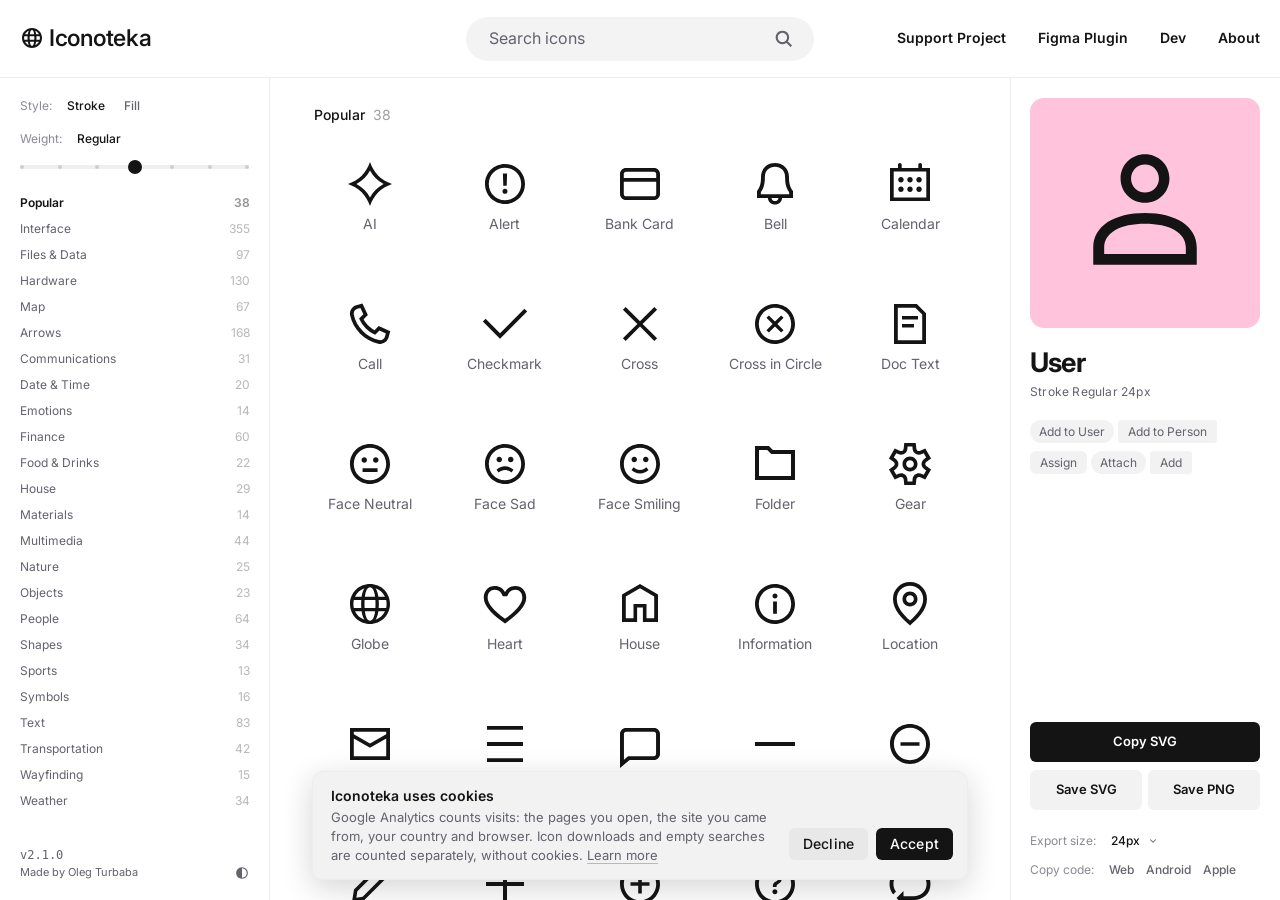
<file: index.html>
<!DOCTYPE html>
<html lang="en">
<head>
<meta charset="UTF-8"/>
<script>document.documentElement.classList.add('rv-pending'); setTimeout(() => document.documentElement.classList.remove('rv-pending'), 2500);</script>   <!-- reveal.js lifts this once the line-by-line units are set; the timeout is a safety net -->
<meta name="viewport" content="width=device-width, initial-scale=1.0"/>
<title>Iconoteka, 1,400 open-source icons in 7 weights and 2 styles</title>
<meta name="description" content="Iconoteka is a free, open-source library of 1,400 icons in 7 weights, drawn on a 24-point grid. MIT licensed."/>

<!-- Open Graph -->
<meta property="og:title" content="Iconoteka, 1,400 open-source icons in 7 weights and 2 styles"/>
<meta property="og:description" content="Iconoteka is a free, open-source library of 1,400 icons in 7 weights, drawn on a 24-point grid. MIT licensed."/>
<meta property="og:image" content="https://iconoteka.com/iconoteka-preview.png"/>
<meta property="og:image:width" content="1200"/>
<meta property="og:image:height" content="630"/>
<meta property="og:image:type" content="image/png"/>
<meta property="og:image:alt" content="Iconoteka icons on a grid"/>
<link rel="canonical" href="https://iconoteka.com/"/>
<meta property="og:url" content="https://iconoteka.com/"/>
<meta property="og:type" content="website"/>
<meta property="og:site_name" content="Iconoteka"/>

<!-- Twitter/X -->
<meta name="twitter:card" content="summary_large_image"/>
<meta name="twitter:title" content="Iconoteka, 1,400 open-source icons in 7 weights and 2 styles"/>
<meta name="twitter:description" content="Iconoteka is a free, open-source library of 1,400 icons in 7 weights, drawn on a 24-point grid. MIT licensed."/>
<meta name="twitter:image" content="https://iconoteka.com/iconoteka-preview.png"/>
<!-- Google Analytics 4 -->
<script async src="https://www.googletagmanager.com/gtag/js?id=G-4MXD87JKRM"></script>
<script>
  window.dataLayer = window.dataLayer || [];
  function gtag(){dataLayer.push(arguments);}
  gtag('consent', 'default', { analytics_storage: 'denied', ad_storage: 'denied' });   // nothing is stored until the visitor accepts
  gtag('js', new Date());
  gtag('config', 'G-4MXD87JKRM');
</script>
<link rel="icon" type="image/svg+xml" href="favicon.svg">
<link rel="icon" type="image/png" sizes="512x512" href="favicon.png">
<link rel="apple-touch-icon" sizes="180x180" href="apple-touch-icon.png">
<link rel="preconnect" href="https://fonts.googleapis.com">
<link rel="preconnect" href="https://fonts.gstatic.com" crossorigin>
<link href="https://fonts.googleapis.com/css2?family=Inter:ital,opsz,wght@0,14..32,100..900;1,14..32,100..900&display=swap" rel="stylesheet">
<link rel="stylesheet" href="support.css?v=14">
<style>
:root {
  --bg: #ffffff;
  --surface: #f7f7f7;
  --surface2: #efefef;
  --border: #ededed;
  --text: #141414;
  --text-muted: #63626d;
  --text-dim: #8b8a94;
  --brand: #ffc3dc;
  --radius: 6px;
  --panel-w: 270px;
  --pad: 24px;
  --panel-pad: 20px;   /* side inset inside the two panels; header and grid keep --pad */
  --sb: 11px;   /* native scrollbar width inside the category list */
  /* radius scale */
  --r-xs: 3px;      /* scrollbar thumbs, slider track */
  --r-sm: 6px;      /* small controls: buttons, segmented, options */
  --r-md: 10px;     /* surfaces: cards, dropdown menus */
  --r-pill: 999px;  /* badges, tags, search */
  /* motion */
  --t-fast: .12s;   /* hover/colour */
  --t-base: .2s;    /* size/position */
  --t-slow: .28s;   /* panel + large moves */
  /* elevation */
  --shadow-md: 0 4px 16px rgba(20,20,20,0.12);
  --shadow-lg: 0 8px 30px rgba(20,20,20,0.18);
  --panel-margin: 0px;
  --ui-surface: #f2f2f3;
  --ui-surface-hover: #e8e8e8;
  --ui-input: #f3f3f4;
  --ui-input-hover: #eeeeef;
  --ui-seg-on: #ffffff;
  --ui-panel: #ffffff;
  --ui-dropdown: #ffffff;
  --ui-card-hover: rgba(242,242,243,0.7);
  --ui-card-active: #f2f2f3;
  --ui-slider-track: #efefef;
  --ui-slider-stop: #cecece;
  --logomark-color: #141414;
}
[data-theme="dark"] {
  --shadow-md: 0 4px 16px rgba(20,20,20,0.45);
  --shadow-lg: 0 8px 30px rgba(20,20,20,0.55);
  --bg: #191919;
  --surface: #222222;
  --surface2: #2a2a2a;
  --border: #333333;
  --text: #ffffff;
  --text-muted: #a2a2a2;
  --text-dim: #8a8a8a;
  --brand: #ffc3dc;
  --ui-surface: #2a2a2a;
  --ui-surface-hover: #363636;
  --ui-input: #252525;
  --ui-input-hover: #2e2e2e;
  --ui-seg-on: #3a3a3a;
  --ui-panel: #202020;
  --ui-dropdown: #242424;
  --ui-card-hover: rgba(50,50,50,0.49);
  --ui-card-active: #232323;
  --ui-slider-track: #2e2e2e;
  --ui-slider-stop: #444444;
  --logomark-color: #ffffff;
}
*, *::before, *::after { box-sizing: border-box; margin: 0; padding: 0; }
html, body { height: 100%; font-family: 'Inter', sans-serif; font-size: 14px; background: var(--bg); color: var(--text); -webkit-font-smoothing: antialiased; overflow: hidden; }
body { display: flex; flex-direction: column; }

/* HEADER */
header { display: grid; grid-template-columns: 1fr auto 1fr; align-items: center; padding: 0 var(--panel-pad); height: 78px; flex-shrink: 0; column-gap: 8px; border-bottom: 1px solid var(--border); }
.logo-wrap { display: flex; align-items: center; gap: 8px; }
.logo { font-weight: 550; font-size: 23px; letter-spacing: -0.3px; color: var(--text); }
.logo-wrap a { transition: opacity var(--t-fast); color: var(--text); text-decoration: none; }
.action-btn.primary:hover { background: #333; opacity: 0.8; }
.action-btn.secondary:hover { background: var(--ui-surface-hover); opacity: 0.8; }
.beta-badge { font-size: 8.5px; font-weight: 700; background: var(--brand); color: #141414; height: 14px; padding: 2px 6px 0 6.6px; line-height: 1; border-radius: var(--r-pill); letter-spacing: 0.6px; text-transform: uppercase; display: inline-flex; align-items: center; justify-content: center; position: relative; top: -2px; }
.header-search { display: flex; justify-content: center; align-items: center; width: 100%; min-width: 0; }
.header-nav { display: flex; align-items: center; gap: 32px; justify-content: flex-end; position: relative; top: -1px; }
.header-link { font-size: 14px; color: var(--text); text-decoration: none; transition: color var(--t-fast); font-weight: 600; }
.header-link:hover { color: var(--text); opacity: 0.8; }
/* hit area ≈ 38×(text+24)px without moving the text: padding cancelled by negative margins */
.header-link { padding: 10px 12px; margin: -10px -12px; border-radius: var(--r-sm); }

.header-btn { font-size: 16px; font-family: 'Inter', sans-serif; font-weight: 500; color: var(--text); background: var(--surface2); border: none; border-radius: var(--r-sm); padding: 6px 14px; cursor: pointer; text-decoration: none; transition: background var(--t-fast); }
.header-btn:hover { background: var(--ui-surface-hover); }

/* LAYOUT */
.layout { display: flex; flex: 1; min-height: 0; }

/* SIDEBAR */
aside { width: var(--panel-w); flex-shrink: 0; display: flex; flex-direction: column; overflow: hidden; padding-top: 20px; border-right: 1px solid var(--border); }
.sidebar-top { display: flex; flex-direction: column; flex: 1; min-height: 0; }
.sidebar-controls { padding: 0px var(--panel-pad) 16px; display: flex; flex-direction: column; gap: 18px; flex-shrink: 0; }
.cat-list-wrap { overflow-y: auto; flex: 1; scrollbar-width: thin; scrollbar-color: var(--border) transparent; padding-bottom: 10px; }
.cat-list-wrap.has-scrollbar { width: 100%; }
.cat-list-wrap.has-scrollbar .cat-item { padding-right: calc(var(--panel-pad) - var(--sb)); }
.cat-list-wrap::-webkit-scrollbar { width: 3px; transition: width var(--t-base); }
.cat-list-wrap:hover::-webkit-scrollbar { width: 6px; }
.cat-list-wrap::-webkit-scrollbar-thumb { background: var(--border); border-radius: var(--r-xs); }
.cat-list-wrap:hover::-webkit-scrollbar-thumb { background: var(--text-dim); }
.cat-list-wrap::-webkit-scrollbar-track { background: transparent; }
.seg { display: flex; background: var(--ui-surface); border: none; border-radius: var(--r-sm); padding: 2px; gap: 2px; transition: background var(--t-fast); }
.seg:hover { background: var(--ui-surface-hover); }
.seg-btn { flex: 1; height: 28px; border: none; border-radius: var(--r-sm); cursor: pointer; font-size: 13px; font-family: 'Inter', sans-serif; color: var(--text-muted); background: transparent; transition: all var(--t-fast); }
.seg-btn:hover { color: var(--text); }
.seg-btn.on { background: var(--ui-seg-on); color: var(--text); font-weight: 500; box-shadow: var(--shadow-md); }
.style-row { display: flex; justify-content: flex-start; align-items: baseline; gap: 7px; }
.style-opts { display: flex; gap: 3px; }
.style-row .seg-btn { flex: none; height: auto; padding: 7px 8px; margin: -7px 0; background: none; box-shadow: none; border-radius: 0; font-size: 12px; font-weight: 500; color: var(--text-muted); }
.style-row .seg-btn:hover { color: var(--text); }
.style-row .seg-btn.on { background: none; box-shadow: none; color: var(--text); font-weight: 500; }
.slider-row { display: flex; flex-direction: column; gap: 14px; margin: 0; }
.slider-label-row { display: flex; justify-content: flex-start; align-items: baseline; gap: 15px; }
.slider-label { font-size: 12px; color: var(--text-dim); flex-shrink: 0; }
.slider-val { font-size: 12px; color: var(--text); font-weight: 500; }
.weight-step { cursor: pointer; user-select: none; border-radius: var(--r-xs); transition: opacity var(--t-fast); display: inline-block; text-align: left; padding: 8px 0; margin: -8px 0; }   /* the weight name steps through the weights on tap. The hit area is padded vertically (the margin cancels it again so nothing moves) and held to the width of the longest name, so short ones like Bold are no harder to hit than Ultralight (user) */
.weight-step:hover { opacity: .7; }
.weight-step:active { opacity: .5; }
.weight-step:focus-visible { outline: 2px solid var(--text); outline-offset: 2px; }
.slider-track-wrap { position: relative; height: 14px; display: flex; align-items: center; }
.weight-slider { -webkit-appearance: none; appearance: none; width: 100%; height: 4px; border-radius: var(--r-xs); outline: none; cursor: pointer; position: relative; z-index: 1; background: transparent; }
.weight-slider::-webkit-slider-thumb { -webkit-appearance: none; width: 14px; height: 14px; border-radius: 50%; background: var(--text); cursor: pointer; transition: transform var(--t-fast); position: relative; z-index: 2; }
.weight-slider::-webkit-slider-thumb:hover { transform: scale(1.2); }
.weight-slider::-moz-range-thumb { width: 14px; height: 14px; border-radius: 50%; background: var(--text); cursor: pointer; border: none; }
.slider-stops-line { position: absolute; left: 0; right: 0; top: 50%; transform: translateY(-50%); height: 4px; background: var(--ui-slider-track); border-radius: var(--r-xs); display: flex; align-items: center; justify-content: space-between; padding: 0; pointer-events: none; }
.slider-stop { width: 4px; height: 4px; background: var(--ui-slider-stop); border-radius: 50%; flex-shrink: 0; transition: background var(--t-fast); }
.slider-stop.hot { background: var(--text-muted); }
.cat-header { display: flex; align-items: center; justify-content: space-between; padding: 12px 16px 6px; cursor: pointer; user-select: none; }
.cat-header:hover .cat-label-text { color: var(--text); }
.cat-label-text { font-size: 11px; color: var(--text-muted); text-transform: uppercase; letter-spacing: 1px; font-weight: 500; transition: color var(--t-fast); }
.cat-chevron { color: var(--text-muted); display: flex; transition: transform var(--t-base); }
.cat-header.collapsed .cat-chevron { transform: rotate(-90deg); }
.cat-list { overflow: hidden; transition: max-height var(--t-slow) cubic-bezier(.4,0,.2,1); }
.cat-list.collapsed { max-height: 0 !important; }
.cat-item { display: flex; align-items: center; justify-content: space-between; padding: 5px var(--panel-pad) 6px; cursor: pointer; color: var(--text-muted); font-size: 12px; transition: color var(--t-fast); }
.cat-item:hover { background: transparent; color: var(--text); opacity: 0.8; }
.cat-item.active { background: transparent; color: var(--text); font-weight: 600; }
.cat-count { font-size: 12px; opacity: 0.45; padding-right: 3px; position: relative; right: -4px; }
.sidebar-ver { padding: 20px var(--panel-pad); margin-top: auto; flex-shrink: 0; display: flex; justify-content: space-between; align-items: flex-end; gap: 8px; }
.footer-ver { font-size: 11px; line-height: 1.5; white-space: nowrap; color: var(--text-muted); }
/* version number: one style across the site — 12px medium system mono (same as the About page) */
.ver-num { font-family: ui-monospace, 'SF Mono', Menlo, Consolas, monospace; font-size: 12px; font-weight: 500; }
.footer-link { color: inherit; text-decoration: none; transition: color var(--t-fast); }
.footer-link:hover { color: var(--text); }
.sidebar-footer { display: none; }

/* MAIN */
.sr-only { position: absolute; width: 1px; height: 1px; margin: -1px; padding: 0; overflow: hidden; clip-path: inset(50%); white-space: nowrap; border: 0; }   /* the page's heading: read by search engines and screen readers, never drawn */
.main-wrap { flex: 1; display: flex; flex-direction: column; min-width: 0; overflow-y: scroll; scrollbar-width: thin; scrollbar-color: var(--border) transparent; scrollbar-gutter: stable both-edges; }
.search-wrap { position: relative; width: clamp(300px, calc(300px + (100vw - 861px) * 0.114), 410px); max-width: 100%; min-width: 120px; flex-shrink: 1; }
.search-ico { position: absolute; right: 20px; top: 50%; transform: translateY(-50%); pointer-events: none; display: flex; color: var(--text-muted); }
.search-input { width: 100%; height: 44px; padding: 0 50px 1px 22px; background: var(--ui-input); border: 1px solid transparent; border-radius: var(--r-pill); font-size: 16px; font-family: 'Inter', sans-serif; color: var(--text); outline: none; transition: background var(--t-fast); }
.search-input:hover { background: var(--ui-input-hover); }
.search-input:focus { border-color: transparent; }
.search-input::placeholder { color: var(--text-muted); opacity: 1; }
.search-input:focus { border-color: transparent; }
.search-input::placeholder { color: var(--text-muted); opacity: 1; }
.search-count { position: absolute; right: 79px; top: 50%; transform: translateY(-50%); font-size: 13px; color: var(--text-muted); opacity: 0.65; pointer-events: none; white-space: nowrap; display: none; }
.search-count.visible { display: block; }
.search-clear { position: absolute; right: 20px; top: 50%; transform: translateY(-50%); background: none; border: none; cursor: pointer; color: var(--text-muted); display: none; align-items: center; justify-content: center; padding: 0; line-height: 0; }
.search-clear.visible { display: flex; }
.search-wrap:has(.search-clear.visible) .search-ico { display: none; }
.search-wrap:has(.search-clear.visible) .search-count { right: 44px; }

/* GRID */
main { flex: 1; padding: 28px calc(var(--pad) + 10px) 40px calc(var(--pad) + 10px); display: flex; flex-direction: column; align-items: center; }
main::-webkit-scrollbar { width: 4px; }
main::-webkit-scrollbar-thumb { background: var(--border); border-radius: var(--r-xs); }
.category-section { margin-bottom: 32px; width: 100%; max-width: 1256px; padding-top: 28px; margin-left: auto; margin-right: auto; }
.category-section:first-child { padding-top: 0; }
.category-title { font-size: 14px; font-weight: 500; color: var(--text); padding: 0 0 20px 0; display: flex; align-items: baseline; gap: 8px; }
.category-title span { opacity: 0.6; font-size: 14px; font-weight: 400; color: var(--text-muted); }
.icons-grid { display: grid; grid-template-columns: repeat(auto-fill, minmax(104px, 1fr)); gap: 12px 24px; width: 100%; max-width: 1256px; }

/* ICON CARD */
.icon-card { -webkit-user-select: none; user-select: none; width: 100%; height: 128px; display: flex; flex-direction: column; align-items: center; justify-content: flex-start; padding-top: 16px; gap: 8px; border-radius: var(--r-md); cursor: pointer; background: transparent; border: 1px solid transparent; transition: background var(--t-fast), border-color .1s; color: var(--text); position: relative; flex-shrink: 0; overflow: hidden; }
.icon-card:hover { background: var(--ui-card-hover); border-color: transparent; }
/* new in the current library version: a small green circle in the card's top-right corner (user) */
.icon-card.is-new::after { content: ''; position: absolute; top: 10px; right: 10px; width: 6px; height: 6px; border-radius: 50%; background: var(--new-green); }
:root { --new-green: #12ab57; }
.icon-card.focused { background: var(--ui-card-hover); border-color: transparent; outline: none; }
.icon-card.active-panel { background: var(--ui-surface); border-color: transparent; }
.icon-svg-wrap { display: flex; align-items: center; justify-content: center; width: 48px; height: 48px; flex-shrink: 0; }
.icon-label { font-size: 14px; color: var(--text-muted); text-align: center; line-height: 1.2; width: 100%; overflow: hidden; display: -webkit-box; -webkit-line-clamp: 3; -webkit-box-orient: vertical; padding: 0 6px; }
.icon-card:hover .card-dl-btn { opacity: 1; }

/* LOADING */
#loading { flex: 1; display: flex; flex-direction: column; align-items: center; justify-content: center; gap: 12px; color: var(--text-muted); }
.spinner { width: 22px; height: 22px; border: 2px solid var(--border); border-top-color: var(--text-muted); border-radius: 50%; animation: spin .7s linear infinite; }
@keyframes spin { to { transform: rotate(360deg); } }
.empty { padding: 48px 16px; text-align: center; color: var(--text-muted); line-height: 1.43; font-size: 23px; width: 100%; max-width: 1256px; }
.empty a { color: var(--text); text-decoration: none; font-weight: 700; font-size: 16px; display: inline-block; margin-top: 20px; }

/* BETA badge shown again (user 2026-09-06) */

/* TOAST */
#toast { position: fixed; bottom: 20px; top: auto; left: 50%; transform: translateX(-50%); background: var(--brand); color: #141414; font-size: 12px; font-weight: 400; font-family: 'Inter', sans-serif; padding: 4px 14px; border-radius: var(--r-pill); pointer-events: none; opacity: 0; transition: opacity var(--t-slow); z-index: 2000; white-space: nowrap; width: auto; max-width: calc(100vw - 32px); }
#toast.visible { opacity: 1; transition: opacity var(--t-base); }

@media (max-width: 480px) {
  #toast { font-size: 13px; padding: 8px 18px;
           top: calc(var(--toolbar-bottom, 160px) + 12px); bottom: auto; }
  #toast.visible { opacity: 1; }
}

/* TOOLTIP */
#tooltip { position: fixed; background: var(--text); color: #fff; font-size: 12px; font-family: 'Inter', sans-serif; padding: 4px 9px; border-radius: var(--r-sm); pointer-events: none; opacity: 0; transition: opacity var(--t-fast); z-index: 1000; white-space: nowrap; }
#tooltip.visible { opacity: 1; }
#themeToggle { background: none; border: none; cursor: pointer; display: flex; align-items: center; justify-content: center; color: var(--text-muted); padding: 0; transition: color var(--t-fast); flex-shrink: 0; }
#themeToggle:hover { color: var(--text); }

/* PANEL */
#panel { position: fixed; top: 78px; right: 0; height: calc(100vh - 78px); width: var(--panel-w); background: var(--bg); border: none; border-radius: 0; display: flex; flex-direction: column; z-index: 500; transition: right var(--t-slow) cubic-bezier(.4,0,.2,1); box-shadow: none; overflow: hidden; }
[data-theme="dark"] .logo { color: #ffffff; }
[data-theme="dark"] #logomark { color: #ffffff; }
[data-theme="dark"] .logo-wrap a { color: #ffffff; }
#logomark { color: var(--text); }
#panel.open { right: 0; }
/* Mobile toolbar: search + controls as a single bar beneath the header */
@media (max-width: 480px) {
  .beta-badge { top: -3px; } /* whole chip 1px higher on mobile (base top is -2px) */
  .toolbar { display: flex; flex-direction: column; gap: 10px; padding: 10px;
             border-bottom: 1px solid var(--border); flex-shrink: 0; }
  .toolbar .mobile-search-row { padding: 0; }
  .toolbar .mobile-controls { padding: 0; }
  /* category title sits at double the grid's left inset */
  .category-title { padding-left: 10px; }
  /* logo is decorative here — no tap, no hover feedback */
  .logo-wrap a { pointer-events: none; }
  .logo-wrap a:hover { opacity: 1; }
}
/* above mobile the wrapper must not create a box of its own */
@media (min-width: 481px) { .toolbar { display: contents; } }

/* Burger menu footer on mobile + tablet: credit left, theme toggle right */
@media (max-width: 860px) {
  .burger-ver { display: flex; justify-content: space-between; align-items: flex-end; gap: 10px; }
  .burger-ver #themeToggle { position: relative; bottom: 2px; flex-shrink: 0; }
}

/* Mobile only: the always-open panel is a desktop pattern, so below 481px it
   becomes a dismissible full-width sheet and the grid gets its width back.
   (Tablet has its own single-column layout and must not match this.) */
@media (max-width: 480px) {
  .main-wrap { padding-right: 0 !important; }
  /* Bottom sheet: no preview — name, tags and actions across the full width */
  #panel { left: 0; right: 0 !important; bottom: 0; top: auto;
           width: 100% !important; height: auto; max-height: 62vh;
           flex-direction: column;
           border-left: none; border-top: 1px solid var(--border);
           transform: translateY(105%);
           transition: transform var(--t-slow) cubic-bezier(.4,0,.2,1); }
  #panel.sheet-open { transform: translateY(0); }
  #panel .panel-preview { display: none; }
  #panel .panel-body { flex: 1 1 auto; min-width: 0; overflow-y: auto;
                       border-left: none; padding: 18px var(--panel-pad) 18px; gap: 14px; }
  #panel .panel-body-top { margin-top: 0; flex: 0 0 auto; gap: 10px; }
  #panel .panel-body-bottom { padding-bottom: 0; }
  #panel .panel-name { font-size: 22px; letter-spacing: -0.65px; }
  #panel .action-btn { height: 38px; font-size: 13px; white-space: nowrap; }
  #panel .tags-wrap { height: 23px; margin-top: -1px; }
  #panel .copy-row { flex-wrap: nowrap; white-space: nowrap; gap: 10px; }
  #panel .actions-list > *:nth-child(2) { display: flex; gap: 8px; }
  #panel .actions-list > *:nth-child(2) .action-btn { flex: 1; min-width: 0; }
  /* two rows: all three buttons on one, export + copy-code on the next.
     Children 2 and 3 have no classes, so they're addressed by position. */
  #panel .actions-list { display: grid; grid-template-columns: minmax(0,1.4fr) minmax(0,1fr) minmax(0,1fr);
                         gap: 15px 8px; align-items: center; }
  #panel .actions-list > *:nth-child(1) { grid-column: 1; grid-row: 1; }        /* Copy SVG      */
  #panel .actions-list > *:nth-child(2) { grid-column: 2 / span 2; grid-row: 1; /* Save SVG/PNG  */
                                          display: flex; gap: 8px; }
  #panel .actions-list > *:nth-child(2) .action-btn { flex: 1; min-width: 0; }
  #panel .actions-list > *:nth-child(3) { grid-column: 1; grid-row: 2; margin: 0 !important; min-width: 0; } /* Export size */
  /* its label row carries inline gap/layout from JS — tighten so it fits its column */
  #panel .actions-list > *:nth-child(3) > div { gap: 8px !important; min-width: 0; }
  #panel .actions-list > *:nth-child(3) .size-combobox { width: 40px; }
  #panel .actions-list > .copy-row      { grid-column: 2 / span 2; grid-row: 2; margin: 0;
                                          justify-content: flex-end; } /* Copy code, flush right */
  .panel-sheet-close { position: absolute; top: 10px; right: 10px; z-index: 2; width: 40px; height: 40px; padding: 0;
    display: flex; align-items: center; justify-content: center; background: none; border: none;
    color: var(--text); font-size: 22px; line-height: 1; cursor: pointer; }   /* no ring, a bigger cross (user) */
  .panel-sheet-close svg { width: 20px; height: 20px; fill: currentColor; display: block; }   /* the library's own cross, Regular; 28 read too big on the phone (user) */
}
@media (min-width: 861px) { .panel-sheet-close { display: none; } }
.logo-wrap { position: relative; top: -1px; } /* whole logo group 1px up, every breakpoint */

.main-wrap { padding-right: var(--panel-w); transition: padding-right var(--t-slow) cubic-bezier(.4,0,.2,1); }
.panel-preview { width: 100%; background: transparent; border-left: 1px solid var(--border); padding: 20px var(--panel-pad) 0 calc(var(--panel-pad) - 1px); display: flex; align-items: center; justify-content: center; flex-shrink: 0; position: relative; cursor: pointer; border-radius: 0; overflow: visible; z-index: 1; user-select: none; -webkit-user-select: none; }
.empty a:hover { opacity: 0.8; }
/* badge: one of three brand shapes (radius 200 / 420 / 960 on a 1024 tile), picked at random per preview */
.preview-badge { width: 100%; aspect-ratio: 1; display: flex; align-items: center; justify-content: center; transition: none; }
.preview-badge svg { width: 60%; height: 60%; }
.panel-body { flex: 1; overflow-y: auto; border-left: 1px solid var(--border); padding: 20px var(--panel-pad) 0 calc(var(--panel-pad) - 1px); display: flex; flex-direction: column; gap: 16px; scrollbar-width: thin; scrollbar-color: var(--border) transparent; user-select: none; -webkit-user-select: none; min-height: 0; }
.panel-body::-webkit-scrollbar { width: 4px; }
.panel-body::-webkit-scrollbar-thumb { background: var(--border); border-radius: var(--r-xs); }
.panel-body::-webkit-scrollbar-track { background: transparent; }
.panel-body-top { display: flex; flex-direction: column; gap: 16px; flex: 1; }
.panel-body-bottom { padding: 0 0 20px 0; margin-top: 0; }   /* same bottom inset as the left panel's version block */
.panel-body-bottom .slider-row { margin-bottom: 18px; }
.panel-name { font-size: 27px; font-weight: 700; letter-spacing: -0.8px; line-height: 1.1; user-select: text; -webkit-user-select: text; cursor: text; }
.panel-style-label { font-size: 12px; color: var(--text-muted); font-weight: 400; letter-spacing: 0.2px; margin-top: 4px; user-select: none; -webkit-user-select: none; }
.panel-new { display: inline-flex; align-items: center; justify-content: center; height: 14px; margin-left: 8px; padding: .68px 6.34px 0 6.52px; border-radius: var(--r-pill);   /* measured ON PIXELS for Inter (BETA's padding was tuned for another face: 0.66px low). The right side is larger than it looks: the last letter carries 0.6px of trailing letter-spacing */
             background: var(--new-green); color: #141414; font-size: 8.5px; line-height: 1; font-weight: 700; letter-spacing: 0.6px; text-transform: uppercase;
             vertical-align: middle; position: relative; top: -1px; }   /* NEW: the site's BETA capsule in green, ink text (6.5:1) */
.tags-wrap { display: flex; flex-wrap: wrap; gap: 8px 4px; height: 54px; overflow: hidden; flex-shrink: 0; align-content: flex-start; margin-top: 1px; }
.tag { padding: 4px 10px; background: var(--ui-surface); font-size: 12px; color: var(--text-muted); cursor: pointer; transition: background var(--t-fast), color .15s; user-select: text !important; -webkit-user-select: text !important; }
.tag:hover { background: var(--ui-surface-hover); color: var(--text); }
.tag-pill { border-radius: var(--r-pill); padding-left: 9px; padding-right: 9px; }
.tag-rect { border-radius: var(--r-xs); }
.tag-rounded { border-radius: var(--r-sm); }
.panel-section-label { font-size: 12px; font-weight: 500; color: var(--text-muted); text-transform: uppercase; letter-spacing: 1px; margin-bottom: 8px; }
.actions-list { display: flex; flex-direction: column; gap: 8px; margin-top: 6px; }
.action-btn { display: flex; align-items: center; justify-content: center; height: 40px; padding: 0 16px 2px; border-radius: var(--r-sm); cursor: pointer; font-size: 13px; font-family: 'Inter', sans-serif; transition: all var(--t-fast); width: 100%; font-weight: 600; border: none; }
.action-btn.primary { background: var(--text); color: #fff; }
.action-btn.primary:hover { background: #333; }
.action-btn.secondary { background: var(--ui-surface); color: var(--text); }
.action-btn.secondary:hover { background: var(--ui-surface-hover); }
[data-theme="dark"] .action-btn.primary { background: var(--text); color: var(--bg); }
[data-theme="dark"] .action-btn.primary:hover { background: var(--text); opacity: 0.85; }
.action-btn.success { opacity: 0.6; }
.copy-row { display: flex; align-items: baseline; gap: 15px; margin-top: 3px; flex-wrap: nowrap; white-space: nowrap; }
.copy-opts { display: flex; gap: 12px; }
.copy-label { font-size: 12px; color: var(--text-dim); flex-shrink: 0; }
.copy-btn { background: none; border: none; cursor: pointer; font-size: 12px; font-weight: 500; font-family: 'Inter', sans-serif; color: var(--text-muted); padding: 3px 0; border-radius: var(--r-sm); transition: color var(--t-fast); }
.copy-btn:hover { background: none; color: var(--text); opacity: 1; }
.copy-btn.success { color: var(--text-muted); }
.size-pill { height: 28px; padding: 0 12px; border: 1px solid var(--border); border-radius: var(--r-pill); background: transparent; font-size: 12px; font-family: 'Inter', sans-serif; color: var(--text-muted); cursor: pointer; transition: all var(--t-fast); }
.size-pill:hover { border-color: var(--text-dim); color: var(--text); }
.size-pill.active { background: var(--text); color: #fff; border-color: var(--text); }
.size-combobox-wrap { position: relative; display: inline-flex; align-items: center; background: none;  transition: background var(--t-fast); }
.size-combobox-wrap:hover .size-combobox, .size-combobox-wrap:focus-within .size-combobox { color: var(--text); }
.size-combobox-wrap:hover .size-combobox-arrow { color: var(--text); }
.size-combobox { width: 36px; text-align: left; border: none; background: none; font-size: 12px; font-family: 'Inter', sans-serif; font-weight: 500; color: var(--text); outline: none; cursor: text; padding: 0; line-height: 1; }
.size-combobox-arrow { display: flex; align-items: center; padding: 0 0 0 1px; color: var(--text-muted); cursor: pointer; }
.size-combobox-arrow:hover { color: var(--text); }
.size-dropdown-menu { display: none; position: fixed; top: auto; bottom: auto; background: var(--ui-panel); border-radius: var(--r-md); box-shadow: var(--shadow-md); padding: 4px; z-index: 2000; flex-direction: column; gap: 2px; min-width: 90px; }
.size-dropdown-menu.open { display: flex; }
.size-dropdown-opt { background: none; border: none; cursor: pointer; font-size: 12px; font-family: 'Inter', sans-serif; font-weight: 500; color: var(--text); padding: 6px 10px; border-radius: var(--r-sm); text-align: left; transition: background var(--t-fast); }
.size-dropdown-opt:hover { background: var(--ui-surface); }
.size-dropdown-opt.active { font-weight: 700; }
.tablet-controls { display: none; }
.burger-btn { display: none; background: none; border: none; cursor: pointer; padding: 4px; margin-right: -4px; color: var(--text); }
/* hover for the few controls that had none, and a pressed state for every control (2026-09-06) */
.burger-btn, .search-clear, .panel-sheet-close, .mob-size-btn { transition: opacity var(--t-fast); }
.burger-btn:hover, .search-clear:hover, .panel-sheet-close:hover, .mob-size-btn:hover { opacity: .8; }
.header-link:active, .logo-wrap a:active, .header-btn:active, .action-btn:active, .seg-btn:active, .cat-item:active, .cat-header:active, .footer-link:active,
.icon-card:active, .card-dl-btn:active, #themeToggle:active, .tag:active, .copy-btn:active, .size-pill:active, .size-dropdown-opt:active, .size-combobox-arrow:active,
.tab-cat-btn:active, .tab-cat-option:active, .burger-link:active, .burger-btn:active, .mob-weight-btn:active:not(:disabled), .mob-size-option:active, .mob-size-btn:active,
.search-clear:active, .panel-sheet-close:active, .empty a:active { opacity: .6; }

@media (min-width: 481px) and (max-width: 860px) {
  header { grid-template-columns: auto 1fr auto; height: 78px; padding: 0 var(--panel-pad); position: relative; column-gap: 20px; }
  .header-search { display: flex; grid-column: 2; }
  .header-nav { display: none; }
  .burger-btn { display: flex; align-items: center; justify-content: center; grid-column: 3; grid-row: 1; }
  .burger-menu { right: auto; left: 20px; }
  /* Single left column: controls + category dropdown + icon panel, stacked */
  .tablet-controls { display: none !important; }
  .cat-list-wrap { display: none; }
  .main-wrap { padding-right: 0 !important; }
  #panel { position: static; width: 100%; height: auto; flex: 1; min-height: 0;
           border-left: none; background: transparent; }
  #panel .panel-body { border-left: none; }
  /* content is one block, pinned to the bottom; margin-top:auto (not justify-content)
     so the panel still scrolls when it overflows */
  #panel .panel-body { justify-content: flex-start; overflow-y: auto; }
  #panel .panel-body-top { margin-top: auto; flex: 0 0 auto; }
  #panel .panel-body-bottom { padding-bottom: 19px; }
  /* version + credit + theme live in the burger menu at this width */
  aside .sidebar-ver { display: none; }
  .burger-ver { display: flex; justify-content: space-between; align-items: flex-end; gap: 10px; }
  .burger-ver #themeToggle { position: relative; bottom: 2px; flex-shrink: 0; }
  /* tags to a single row — the column is short enough without two */
  #panel .tags-wrap { height: 23px; }
  /* slightly smaller action buttons to suit the narrower column */
  #panel .action-btn { height: 34px; font-size: 12px; padding: 0 14px 2px; }
  /* icon name 20% smaller in the narrower column */
  #panel .panel-name { font-size: 21.6px; letter-spacing: -0.64px; }
  /* no preview at this width — the space is better spent on the grid */
  #panel .panel-preview { display: none; }
  /* category picker matches the Export size control: label + plain value + chevron */
  aside .tab-cat-wrap { width: 100%; display: flex; align-items: baseline; gap: 15px; }
  aside .tab-cat-wrap::before { content: 'Category:'; font-size: 12px; color: var(--text-dim); flex-shrink: 0; }
  aside .tab-cat-btn { width: auto; height: auto; padding: 0; gap: 1px; background: none; border: none;
    border-radius: 0; font-size: 12px; font-weight: 500; color: var(--text);
    transition: color var(--t-fast); }
  aside .tab-cat-btn:hover { background: none; color: var(--text); }
  aside .tab-cat-btn svg { width: 10px; height: 10px; }
  /* controls take their natural height; the panel takes the slack */
  aside .sidebar-top { flex: 1; min-height: 0; }
  aside .sidebar-controls { flex: 0 0 auto; }
  aside { overflow: hidden; }
  #panel .panel-body { overflow-y: auto; }
  /* not a sheet at this size — the close control belongs to mobile only */
  .panel-sheet-close { display: none; }
  .panel-preview { aspect-ratio: 4/3; }
  .panel-preview svg { max-width: 111px; max-height: 111px; }
  .logo-wrap { grid-column: 1; }


  aside { display: flex; }
  .layout { flex-direction: row; }
  main { padding: 28px 24px 40px; }
  .icons-grid { display: flex; flex-wrap: wrap; gap: 8px; }
  .icon-card { flex: 1 1 calc(16.66% - 10px); min-width: 90px; max-width: 130px; }

  /* Tablet controls bar — row 2: categories + style switch + weight slider */
  .tablet-controls { display: flex; align-items: center; padding: 6px var(--panel-pad) 20px; gap: 24px; }

  /* Seg */
  .tab-seg { display: flex; background: var(--ui-surface); border-radius: var(--r-sm); padding: 2px; gap: 2px; flex-shrink: 0; }
  .tab-seg .seg-btn { height: 34px; font-size: 13px; padding: 0; width: 64px; }

  /* Weight slider */
  .tab-weight-wrap { display: flex; flex-direction: column; gap: 8px; flex: 1; }

  /* Categories dropdown */
  .tab-cat-wrap { position: relative; flex-shrink: 0; }
  .tab-cat-btn { display: flex; align-items: center; gap: 8px; background: var(--ui-surface); border: none; border-radius: var(--r-sm); font-size: 13px; font-family: 'Inter', sans-serif; font-weight: 500; color: var(--text); padding: 0 12px; cursor: pointer; outline: none; height: 38px; white-space: nowrap; }
  .tab-cat-dropdown { display: none; position: fixed; background: var(--ui-panel); border-radius: var(--r-md); box-shadow: var(--shadow-md); padding: 8px; z-index: 1000; flex-direction: column; gap: 2px; width: 260px; max-height: 400px; overflow-y: auto; scrollbar-width: thin; scrollbar-color: var(--border) transparent; }
  .tab-cat-dropdown::-webkit-scrollbar { width: 3px; }
  .tab-cat-dropdown::-webkit-scrollbar-thumb { background: var(--border); border-radius: var(--r-xs); }
  .tab-cat-dropdown::-webkit-scrollbar-track { background: transparent; }
  .tab-cat-dropdown.open { display: flex; }
  .tab-cat-option { background: none; border: none; cursor: pointer; font-size: 14px; font-family: 'Inter', sans-serif; color: var(--text); padding: 10px 16px; border-radius: var(--r-sm); text-align: left; display: flex; justify-content: space-between; gap: 16px; }
  .tab-cat-option:hover { background: var(--surface); }
  .tab-cat-option.active { font-weight: 700; }
  .tab-cat-count { font-size: 12px; opacity: 0.4; }
}
.burger-menu { display: none; position: fixed; background: var(--ui-panel); border-radius: var(--r-md); box-shadow: var(--shadow-md); padding: 8px; z-index: 1000; flex-direction: column; gap: 2px; width: 272px; }
.burger-menu.open { display: flex; }
.burger-link { font-size: 14px; font-weight: 600; color: var(--text); text-decoration: none; padding: 14px 12px; border-radius: var(--r-sm); }
.burger-link:hover { background: var(--surface); }
.burger-ver { font-size: 12px; color: var(--text-muted); padding: 12px 12px 8px; line-height: 1.6; }
.burger-ver #themeToggle { color: var(--text-muted); }
.mobile-controls { display: none; }
.mobile-search-row { display: none; }

@media (max-width: 480px) {
  header { grid-template-columns: 1fr auto; height: auto; padding: 18px var(--panel-pad) 16px; position: relative; column-gap: 0; }
  .header-search { display: none; }
  .header-nav { display: none; }
  .burger-btn { display: flex; align-items: center; justify-content: center; }
  .logo { font-size: 18.9px; }

  /* Mobile search row */
  .mobile-search-row { display: flex; padding: 0 10px 10px; }
  .mobile-search-row .search-wrap { width: 100%; max-width: 100%; }
  .mobile-search-row .search-input { height: 46px; padding-left: 20px; }

  /* Mobile controls row */
  .mobile-controls { display: flex; align-items: center; padding: 0; gap: 7px; }

  /* Stroke/Fill */
  .mob-seg { display: flex; flex: 3 1 auto; min-width: 0; background: var(--ui-surface); border-radius: var(--r-sm); padding: 2px; gap: 2px; }
  .mob-seg .seg-btn.on { box-shadow: none; }
  .mob-seg .seg-btn { height: 34px; font-size: 13px; padding: 0 6px; flex: 1; width: auto; min-width: 52px; }

  /* Weight control */
  .mob-weight { display: flex; align-items: center; flex: 1 1 auto; min-width: 0; background: var(--ui-surface); border-radius: var(--r-sm); height: 38px; padding: 0 5px 0 12px; justify-content: space-between; }
  .mob-weight-label { font-size: 13px; font-weight: 500; color: var(--text); min-width: 60px; }
  .mob-weight-arrows { display: flex; gap: 4px; }
  .mob-weight-btn { background: none; border: none; cursor: pointer; color: var(--text); padding: 0; line-height: 1; font-family: 'Inter', sans-serif; width: 22px; height: 38px; display: flex; align-items: center; justify-content: center; transition: opacity var(--t-fast); }
  .mob-weight-btn:hover { color: var(--text); }
  .mob-weight-btn:disabled { opacity: 0.25; cursor: default; }

  /* Custom size dropdown */
  .mob-size-wrap { position: relative; display: flex; align-items: center; flex: 0 0 auto; }
  .mob-size-btn { display: flex; align-items: center; justify-content: space-between; gap: 8px; background: var(--ui-surface); border: none; border-radius: var(--r-sm); font-size: 13px; font-family: 'Inter', sans-serif; font-weight: 500; color: var(--text); padding: 0 8px 0 12px; cursor: pointer; outline: none; height: 38px; width: 82px; }
  .mob-size-dropdown { display: none; position: fixed; background: var(--ui-panel); border-radius: var(--r-md); box-shadow: var(--shadow-md); padding: 8px; z-index: 1000; flex-direction: column; gap: 2px; min-width: 90px; }
  .mob-size-dropdown.open { display: flex; }
  .mob-size-option { background: none; border: none; cursor: pointer; font-size: 14px; font-weight: 500; font-family: 'Inter', sans-serif; color: var(--text); padding: 8px 14px; border-radius: var(--r-sm); text-align: left; }
  .mob-size-option:hover { background: var(--surface); }
  .mob-size-option.active { color: var(--text); font-weight: 700; }

  aside { display: none; }
  .layout { flex-direction: column; }
  main { padding: 20px 10px 40px; }

  /* 4 icons per row evenly */
  .icons-grid { display: grid; grid-template-columns: repeat(4, 1fr); gap: 2px 8px; max-width: 100%; width: 100%; }
  .icon-card { width: 100%; height: 104px; padding-top: 8px; }
  .category-section { max-width: 100%; }
  .icon-label { font-size: 12px; }
  .icon-svg-wrap { width: 40px; height: 40px; }
  .icon-svg-wrap svg { width: 40px; height: 40px; }
  .empty { font-size: 18px; }
}
/* ─── Promo card ────────────────────
   One card above the grid, picked at random on each load, on the same 1256 measure as the
   icon sections. It lives outside <main> because render() replaces its contents, and it is
   desktop only: below 861px the page is already a narrow grid with a sheet panel. */
.promo { width: 100%; padding: 20px calc(var(--pad) + 10px) 0; }   /* 20px: the card's top edge sits level with the right panel's preview square and the sidebar's first row (user) */
.promo-card { --pv: 26px; --pl: 28px; --gap: 28px;
              position: relative; width: 100%; max-width: 1256px; margin: 0 auto; display: flex; align-items: flex-start; gap: var(--gap);
              padding: var(--pv) 36px var(--pv) var(--pl); border-radius: var(--r-md); background: color-mix(in srgb, var(--ui-surface) 50%, var(--bg)); }   /* half-way between the page and the usual surface: quieter (user: less active) */
/* The mark is centred ACROSS the free space left of the text (user): a slot from the card's left edge to
   the text. Vertically its ink starts on the title's cap line (JS sets the margin). The text keeps its start. */
.promo-slot { flex: none; align-self: stretch; width: calc(var(--pl) + 40px + var(--gap));
              margin: calc(-1 * var(--pv)) calc(-1 * var(--gap)) calc(-1 * var(--pv)) calc(-1 * var(--pl));
              display: flex; align-items: flex-start; justify-content: center; }
.promo-mark { flex: none; color: var(--mark-c, var(--text)); }   /* JS sizes the glyph optically; the slot centres it */
/* Marks in palette colours (user). A family has one tone per theme, each at least 3:1 against the card
   (#f2f2f3 light, #2a2a2a dark): red 3.3/3.9, teal 3.3 / green 4.8, blue 7.6 / sky 5.9, ox 4.8 / yellow 8.6,
   dark blue 13 / pink 9.6. The tile takes the colour as its ground and a black or white glyph, as the
   brand swatches allow (pink: black, dark blue: white). */
.promo-card { --hue-claude: #c15f3c; --hue-gray: #8b8a94; --hue-red: #f04c1a; --hue-green: #0b957e; --hue-blue: #1e39c9; --hue-yellow: #a25624; --hue-pink: #061584; --hue-pink-ink: #ffffff; }
[data-theme="dark"] .promo-card { --hue-claude: #d97757; --hue-gray: #8a8a8a; --hue-green: #12ab57; --hue-blue: #41b1e7; --hue-yellow: #febd32; --hue-pink: #ffc3dc; --hue-pink-ink: #141414; }
.promo-mark[data-hue="red"] { --mark-c: var(--hue-red); }
.promo-mark[data-hue="claude"] { --mark-c: var(--hue-claude); }   /* Claude's own orange: #d97757 on dark (4.6:1); on light it is 2.8:1, so the darker brand tone #c15f3c (3.8:1) */
.promo-mark[data-hue="gray"] { --mark-c: var(--hue-gray); }       /* the dim text gray: 3.1:1 light, 4.2:1 dark */
.promo-mark[data-hue="green"] { --mark-c: var(--hue-green); }
.promo-mark[data-hue="blue"] { --mark-c: var(--hue-blue); }
.promo-mark[data-hue="yellow"] { --mark-c: var(--hue-yellow); }
.promo-mark[data-hue="pink"] { --mark-c: var(--hue-pink); --mark-ink: var(--hue-pink-ink); }
.promo-mark:not(.tile) { line-height: 0; }
.promo-mark svg { width: 40px; height: 40px; fill: currentColor; display: block; overflow: visible; }
/* a product whose mark reads as an app icon gets the tile treatment: rounded square, glyph inset */
.promo-mark.tile { border-radius: 22%; background: var(--mark-c, var(--text)); color: var(--mark-ink, var(--bg));
                   display: flex; align-items: center; justify-content: center; }
.promo-mark.tile svg { width: 74%; height: 74%; }
.promo-mark.tile svg:has(path[fill]) { width: 68%; height: 68%; }   /* a full-colour logo in its app-icon tile (Figma): smaller inset, the five shapes need air */   /* the glyph carries the tile: too small an inset and its strokes go hairline */
.promo-card.clickable { cursor: pointer; }
/* the release card is green, with ink text: the palette's Green takes black (#141414), 6.5:1 */
.promo-card.release { background: var(--new-green); }
.promo-card.release h3, .promo-card.release p, .promo-card.release .promo-mark, .promo-card.release .promo-btn { color: #141414; }
.promo-card.release .promo-close { color: rgba(20, 20, 20, .55); }
.promo-card.release .promo-close:hover, .promo-card.release .promo-close:focus-visible { color: #141414; }
.promo-text { min-width: 0; max-width: 780px; margin-right: 52px; }   /* at least 80px (with the 28px gap) before the button (user: more space) */
.promo-card h3 { margin: 0 0 4px; font-size: 15px; font-weight: 600; line-height: 22px; color: var(--text); }
.promo-card p { margin: 0; font-size: 13px; line-height: 20px; color: var(--text-muted); }   /* copy is kept to two lines at 1440, the MacBook Air 13 width (user: shorten the copy, keep the size) */
/* the action is a text button, always shown (user): the text colour, the body's 13/20 so it sits on the
   last line of the text, bottom-right */
.promo-btn { flex: none; margin-left: auto; align-self: flex-end; padding: 0; font-size: 13px; line-height: 20px; font-weight: 600;
             color: var(--text); text-decoration: none; white-space: nowrap; transition: opacity var(--t-fast); }
.promo-btn:hover { opacity: .7; }
.promo-close { position: absolute; top: 6px; right: 6px; width: 24px; height: 24px; padding: 0; display: flex;
               align-items: center; justify-content: center; background: none; border: none; border-radius: var(--r-sm);
               color: var(--text-dim); cursor: pointer; transition: color var(--t-fast); }   /* always visible (user) */
.promo-close:hover, .promo-close:focus-visible { color: var(--text); }   /* hover only brightens the cross: no box behind it (user) */
.promo-close svg { width: 14px; height: 14px; fill: currentColor; display: block; }
/* Narrow CARD, whatever the window: the column between the sidebar and the panel is what decides (at 1101px
   it is only ~470px). Below 760px of card: no logo or icon, the text takes the card, and the button goes on
   its own line, left-aligned under the text (user). */
.promo { container-type: inline-size; }
@container (max-width: 760px) {
  .promo-card { flex-wrap: wrap; --pv: 20px; --pl: 22px; --gap: 18px; padding: var(--pv) 20px var(--pv) var(--pl); }
  .promo-slot { display: none; }
  .promo-text { flex: 1 1 100%; margin-right: 0; }
  .promo-btn { flex: 0 0 auto; margin-left: 0; margin-top: 6px; align-self: flex-start; }   /* its own line, on the text's left edge, 24px under it */
}
@media (max-width: 860px) { .promo { display: none; } }

/* ─── Footer ────────────────────────────────────────────────────────────────
   A compact version of About's: one row of links rather than four columns. This page is a
   fixed-height shell (html, body { overflow: hidden }), so the footer cannot sit on the window;
   it lives at the end of .main-wrap, the pane that actually scrolls. */
:root { --text-soft: #75747d; }
[data-theme="dark"] { --text-soft: var(--text-muted); }
footer { border-top: 1px solid var(--border); margin-top: 48px; padding: 32px var(--pad) 40px; font-size: 14px; line-height: 21px; color: var(--text); }
/* The same four groups as every other page (Library, Support, Follow, Contact), without the random icon,
   packed side by side at a fixed gap instead of spread over the 12 columns (user: tighter). */
.foot-cols { display: flex; flex-wrap: wrap; align-items: flex-start; gap: 40px 64px; max-width: 1252px; margin: 0 auto; }
.foot-cols .f-contact { max-width: 220px; }
.foot-cols .f-contact p { margin: 0; }
.footer-group h4 { font-size: 14px; line-height: 21px; font-weight: 500; color: var(--text-soft); margin: 0 0 16px; }   /* this page has no --sp tokens: the other pages' values in px */
.footer-group nav { display: flex; flex-direction: column; align-items: flex-start; gap: 8px; }
.footer-crypto-label { color: var(--text-soft); position: relative; top: 3px; }
.footer-crypto { display: flex; gap: 10px; }
.footer-copy { margin-left: auto; align-self: flex-end; white-space: nowrap; color: var(--text-muted); }
.footer-copy a { color: inherit; }
footer a, footer button { color: inherit; text-decoration: none; font: inherit; background: none; border: none; padding: 0; cursor: pointer; text-align: left; }
footer a:hover, footer button:hover { opacity: .8; }
footer button.copied { color: var(--brand); }
footer .handle { text-decoration: underline; text-underline-offset: .3em; text-decoration-thickness: 1px; text-decoration-skip-ink: none; }   /* "get in touch", as on the other pages */
footer .nobr { white-space: nowrap; }
@media (max-width: 860px) {
  .foot-cols { display: grid; grid-template-columns: 1fr 1fr; gap: 40px 16px; }
  .foot-cols .f-contact { max-width: none; }
  .footer-copy { grid-column: 1 / -1; margin-left: 0; }
  .footer-copy br { display: none; }
}



</style>
<script type="application/ld+json">
{
  "@context": "https://schema.org",
  "@graph": [
    {
      "@type": "WebSite",
      "@id": "https://iconoteka.com/#website",
      "url": "https://iconoteka.com/",
      "name": "Iconoteka",
      "description": "A free, open-source library of 1,400 icons in 7 weights and 2 styles, drawn on a 24-point grid and released under the MIT license.",
      "inLanguage": "en",
      "publisher": {
        "@id": "https://iconoteka.com/#author"
      }
    },
    {
      "@type": "Person",
      "@id": "https://iconoteka.com/#author",
      "name": "Oleg Turbaba",
      "url": "https://turbaba.com",
      "sameAs": [
        "https://www.behance.net/turbaba",
        "https://www.linkedin.com/in/turbaba/",
        "https://www.instagram.com/turbaba/"
      ]
    },
    {
      "@type": "SoftwareApplication",
      "@id": "https://iconoteka.com/#library",
      "name": "Iconoteka",
      "url": "https://iconoteka.com/",
      "description": "A free, open-source library of 1,400 icons in 7 weights and 2 styles, drawn on a 24-point grid and released under the MIT license.",
      "applicationCategory": "DesignApplication",
      "operatingSystem": "Any",
      "image": "https://iconoteka.com/iconoteka-preview.png",
      "author": {
        "@id": "https://iconoteka.com/#author"
      },
      "license": "https://github.com/iconoteka/iconoteka/blob/main/LICENSE",
      "codeRepository": "https://github.com/iconoteka/iconoteka",
      "isAccessibleForFree": true,
      "offers": {
        "@type": "Offer",
        "price": "0",
        "priceCurrency": "USD"
      },
      "sameAs": [
        "https://www.figma.com/community/plugin/1675995752572535073/iconoteka",
        "https://www.npmjs.com/package/iconoteka-react",
        "https://www.npmjs.com/package/iconoteka-mcp"
      ]
    }
  ]
}
</script>
</head>
<body>
<h1 class="sr-only">Iconoteka, a free and open-source library of 1,400 icons in 7 weights and 2 styles, drawn on a 24-point grid by Oleg Turbaba and released under the MIT license.</h1>

<header>
  <div class="logo-wrap">
    <a href="#" onclick="window.location.href=window.location.pathname;return false;" style="text-decoration:none;color:inherit;display:flex;align-items:center;gap:5px;">
      <svg id="logomark" style="position:relative;top:0px;" xmlns="http://www.w3.org/2000/svg" width="24" height="24" viewBox="0 0 24 24" fill="currentColor"><path d="M12.0005 22C10.1672 22 8.48382 21.5583 6.95049 20.675C5.41716 19.7917 4.20882 18.5833 3.32549 17.05C2.44216 15.5167 2.00049 13.8333 2.00049 12C2.00049 10.1667 2.44216 8.48333 3.32549 6.95C4.20882 5.41667 5.41716 4.20833 6.95049 3.325C8.48382 2.44167 10.1672 2 12.0005 2C13.8338 2 15.5172 2.44167 17.0505 3.325C18.5838 4.20833 19.7922 5.41667 20.6755 6.95C21.5588 8.48333 22.0005 10.1667 22.0005 12C22.0005 13.8333 21.5588 15.5167 20.6755 17.05C19.7922 18.5833 18.5838 19.7917 17.0505 20.675C15.5172 21.5583 13.8338 22 12.0005 22ZM12.0005 19.925C13.4505 19.925 14.7755 19.575 15.9755 18.875C17.1755 18.175 18.1255 17.225 18.8255 16.025C19.5255 14.8083 19.8755 13.4667 19.8755 12C19.8755 10.55 19.5255 9.21667 18.8255 8C18.1255 6.78333 17.1755 5.825 15.9755 5.125C14.7755 4.425 13.4505 4.075 12.0005 4.075C10.5505 4.075 9.22549 4.425 8.02549 5.125C6.82549 5.825 5.87549 6.78333 5.17549 8C4.47549 9.2 4.12549 10.5333 4.12549 12C4.12549 13.45 4.47549 14.7833 5.17549 16C5.87549 17.2167 6.82549 18.175 8.02549 18.875C9.22549 19.575 10.5505 19.925 12.0005 19.925ZM12.0005 21.525C11.0005 21.525 10.1672 21.1333 9.50049 20.35C8.83382 19.5667 8.33382 18.4583 8.00049 17.025C7.68382 15.5917 7.52549 13.9167 7.52549 12C7.52549 10.0833 7.68382 8.41667 8.00049 7C8.33382 5.56667 8.83382 4.45833 9.50049 3.675C10.1672 2.89167 11.0005 2.5 12.0005 2.5C13.0005 2.5 13.8338 2.9 14.5005 3.7C15.1672 4.48333 15.6588 5.58333 15.9755 7C16.3088 8.41667 16.4755 10.0833 16.4755 12C16.4755 13.9167 16.3088 15.5917 15.9755 17.025C15.6588 18.4583 15.1672 19.5667 14.5005 20.35C13.8338 21.1333 13.0005 21.525 12.0005 21.525ZM12.0005 19.925C12.5005 19.925 12.9255 19.6 13.2755 18.95C13.6255 18.3 13.8838 17.3833 14.0505 16.2C14.2338 15.0167 14.3255 13.6167 14.3255 12C14.3255 10.4 14.2338 9.00833 14.0505 7.825C13.8838 6.625 13.6255 5.7 13.2755 5.05C12.9255 4.4 12.5005 4.075 12.0005 4.075C11.5005 4.075 11.0755 4.4 10.7255 5.05C10.3755 5.7 10.1088 6.625 9.92549 7.825C9.75882 9.00833 9.67549 10.4 9.67549 12C9.67549 13.6167 9.75882 15.0167 9.92549 16.2C10.1088 17.3833 10.3755 18.3 10.7255 18.95C11.0755 19.6 11.5005 19.925 12.0005 19.925ZM3.00049 13.8H21.0005V15.85H3.00049V13.8ZM3.00049 8.175H21.0005V10.225H3.00049V8.175Z"/></svg>
      <span class="logo">Iconoteka</span>
    </a>
  </div>
    <div class="header-search">
    <div class="search-wrap">
      <span class="search-ico">
        <svg xmlns="http://www.w3.org/2000/svg" width="20" height="20" viewBox="0 0 24 24" fill="currentColor"><path d="M10.1005 18.15C8.61716 18.15 7.25049 17.7917 6.00049 17.075C4.76716 16.3583 3.79216 15.3833 3.07549 14.15C2.35882 12.9167 2.00049 11.5583 2.00049 10.075C2.00049 8.59167 2.35882 7.24167 3.07549 6.025C3.79216 4.79167 4.76716 3.81667 6.00049 3.1C7.25049 2.38333 8.61716 2.025 10.1005 2.025C11.5838 2.025 12.9422 2.38333 14.1755 3.1C15.4088 3.81667 16.3838 4.79167 17.1005 6.025C17.8172 7.24167 18.1755 8.59167 18.1755 10.075C18.1755 11.5583 17.8172 12.9167 17.1005 14.15C16.3838 15.3833 15.4088 16.3583 14.1755 17.075C12.9422 17.7917 11.5838 18.15 10.1005 18.15ZM10.1005 15.65C11.1172 15.65 12.0422 15.4083 12.8755 14.925C13.7255 14.425 14.3922 13.75 14.8755 12.9C15.3755 12.05 15.6255 11.1083 15.6255 10.075C15.6255 9.05833 15.3755 8.125 14.8755 7.275C14.3922 6.425 13.7255 5.75833 12.8755 5.275C12.0422 4.775 11.1172 4.525 10.1005 4.525C9.06716 4.525 8.12549 4.775 7.27549 5.275C6.44216 5.75833 5.77549 6.425 5.27549 7.275C4.79216 8.125 4.55049 9.05833 4.55049 10.075C4.55049 11.1083 4.79216 12.05 5.27549 12.9C5.77549 13.75 6.44216 14.425 7.27549 14.925C8.12549 15.4083 9.06716 15.65 10.1005 15.65ZM14.0755 15.8L15.8255 14.05L21.6755 19.875L19.9005 21.65L14.0755 15.8Z"/></svg>
      </span>
      <input type="text" class="search-input" id="search" placeholder="Search icons"/>
      <span class="search-count" id="searchCount">0</span>
      <button class="search-clear" id="clearBtn">
        <svg width="18" height="18" viewBox="0 0 24 24" fill="none" stroke="currentColor" stroke-width="2" stroke-linecap="round"><path d="M18 6L6 18M6 6l12 12"/></svg>
      </button>
    </div>
  </div>
  <nav class="header-nav">
      <div class="support-wrap">
        <button class="header-link support-btn" id="supportBtn" aria-haspopup="true" aria-expanded="false">Support Project</button>
      </div>
    <a class="header-link" href="https://www.figma.com/community/plugin/1675995752572535073/iconoteka" target="_blank" rel="noopener">Figma Plugin</a>
    <a class="header-link" href="dev.html">Dev</a><a class="header-link" href="about.html">About</a>
  </nav>
  <!-- Mobile burger -->
  <button class="burger-btn" id="burgerBtn" aria-label="Menu">
    <svg width="20" height="20" viewBox="0 0 24 24" fill="none" stroke="currentColor" stroke-width="2" stroke-linecap="round" stroke-linejoin="round">
      <path d="M3 6h18M3 12h18M3 18h18"/>
    </svg>
  </button>
  <!-- Burger dropdown -->
  <div class="burger-menu" id="burgerMenu">
    <div class="burger-group" id="burgerSupport"><div class="burger-label">Support Project</div></div>
    <hr class="burger-sep">
    <a class="burger-link" href="https://www.figma.com/community/plugin/1675995752572535073/iconoteka" target="_blank" rel="noopener">Figma Plugin</a>
    <a class="burger-link" href="dev.html">Dev</a><a class="burger-link" href="about.html">About</a>
    <hr class="burger-sep">
    <div class="burger-ver"><br>Made by <a href="https://www.linkedin.com/in/turbaba/" target="_blank" rel="noopener" class="footer-link">Oleg Turbaba</a></div>
  </div>
</header>

<!-- Tablet controls bar -->
<div class="tablet-controls" id="tabletControls">
  <div class="tab-cat-wrap">
    <button class="tab-cat-btn" id="tabCatBtn">
      <span id="tabCatLabel">Popular</span>
      <svg width="14" height="14" viewBox="0 0 24 24" fill="none" stroke="currentColor" stroke-width="2" stroke-linecap="round" stroke-linejoin="round"><polyline points="6 9 12 15 18 9"/></svg>
    </button>
    <div class="tab-cat-dropdown" id="tabCatDropdown"></div>
  </div>
  <div class="seg tab-seg">
    <button class="seg-btn on" data-style="stroke">Stroke</button>
    <button class="seg-btn" data-style="fill">Fill</button>
  </div>
  <div class="tab-weight-wrap">
    <div class="slider-label-row">
      <span class="slider-label">Weight</span>
      <span class="slider-val" id="tabWeightLabel">Regular</span>
    </div>
    <div class="slider-track-wrap">
      <div class="slider-stops-line">
        <div class="slider-stop"></div><div class="slider-stop"></div><div class="slider-stop"></div><div class="slider-stop"></div><div class="slider-stop"></div><div class="slider-stop"></div><div class="slider-stop"></div>
      </div>
      <input type="range" class="weight-slider" id="tabWeightSlider" min="0" max="6" step="1" value="3"/>
    </div>
  </div>
</div>
<div class="toolbar" id="toolbar">
<div class="mobile-search-row">
  <div class="search-wrap">
    <span class="search-ico">
      <svg xmlns="http://www.w3.org/2000/svg" width="20" height="20" viewBox="0 0 24 24" fill="currentColor"><path d="M10.1005 18.15C8.61716 18.15 7.25049 17.7917 6.00049 17.075C4.76716 16.3583 3.79216 15.3833 3.07549 14.15C2.35882 12.9167 2.00049 11.5583 2.00049 10.075C2.00049 8.59167 2.35882 7.24167 3.07549 6.025C3.79216 4.79167 4.76716 3.81667 6.00049 3.1C7.25049 2.38333 8.61716 2.025 10.1005 2.025C11.5838 2.025 12.9422 2.38333 14.1755 3.1C15.4088 3.81667 16.3838 4.79167 17.1005 6.025C17.8172 7.24167 18.1755 8.59167 18.1755 10.075C18.1755 11.5583 17.8172 12.9167 17.1005 14.15C16.3838 15.3833 15.4088 16.3583 14.1755 17.075C12.9422 17.7917 11.5838 18.15 10.1005 18.15ZM10.1005 15.65C11.1172 15.65 12.0422 15.4083 12.8755 14.925C13.7255 14.425 14.3922 13.75 14.8755 12.9C15.3755 12.05 15.6255 11.1083 15.6255 10.075C15.6255 9.05833 15.3755 8.125 14.8755 7.275C14.3922 6.425 13.7255 5.75833 12.8755 5.275C12.0422 4.775 11.1172 4.525 10.1005 4.525C9.06716 4.525 8.12549 4.775 7.27549 5.275C6.44216 5.75833 5.77549 6.425 5.27549 7.275C4.79216 8.125 4.55049 9.05833 4.55049 10.075C4.55049 11.1083 4.79216 12.05 5.27549 12.9C5.77549 13.75 6.44216 14.425 7.27549 14.925C8.12549 15.4083 9.06716 15.65 10.1005 15.65ZM14.0755 15.8L15.8255 14.05L21.6755 19.875L19.9005 21.65L14.0755 15.8Z"/></svg>
    </span>
    <input type="text" class="search-input" id="searchMob" placeholder="Search icons"/>
    <button class="search-clear" id="clearBtnMob">
      <svg width="18" height="18" viewBox="0 0 24 24" fill="none" stroke="currentColor" stroke-width="2" stroke-linecap="round"><path d="M18 6L6 18M6 6l12 12"/></svg>
    </button>
  </div>
</div>

<!-- Mobile controls bar -->
<div class="mobile-controls" id="mobileControls">
  <div class="seg mob-seg">
    <button class="seg-btn on" data-style="stroke">Stroke</button>
    <button class="seg-btn" data-style="fill">Fill</button>
  </div>
  <div class="mob-weight">
    <span class="mob-weight-label" id="mobWeightLabel">Regular</span>
    <div class="mob-weight-arrows">
      <button class="mob-weight-btn" id="mobWeightPrev"><svg width="14" height="14" viewBox="0 0 24 24" fill="none" stroke="currentColor" stroke-width="2" stroke-linecap="round" stroke-linejoin="round"><polyline points="15 18 9 12 15 6"/></svg></button>
      <button class="mob-weight-btn" id="mobWeightNext"><svg width="14" height="14" viewBox="0 0 24 24" fill="none" stroke="currentColor" stroke-width="2" stroke-linecap="round" stroke-linejoin="round"><polyline points="9 18 15 12 9 6"/></svg></button>
    </div>
  </div>
  <div class="mob-size-wrap">
    <button class="mob-size-btn" id="mobSizeBtn">
      <span id="mobSizeLabel">24px</span>
      <svg width="14" height="14" viewBox="0 0 24 24" fill="none" stroke="currentColor" stroke-width="2" stroke-linecap="round" stroke-linejoin="round"><polyline points="6 9 12 15 18 9"/></svg>
    </button>
    <div class="mob-size-dropdown" id="mobSizeDropdown">
      <button class="mob-size-option" data-value="16">16px</button>
      <button class="mob-size-option" data-value="20">20px</button>
      <button class="mob-size-option active" data-value="24">24px</button>
      <button class="mob-size-option" data-value="36">36px</button>
      <button class="mob-size-option" data-value="48">48px</button>
    </div>
  </div>
</div>
</div>

<div class="layout">
  <aside>
    <div class="sidebar-top">
      <div class="sidebar-controls">
        <div class="style-row">
          <span class="slider-label">Style:</span>
          <div class="style-opts">
            <button class="seg-btn on" data-style="stroke">Stroke</button>
            <button class="seg-btn" data-style="fill">Fill</button>
          </div>
        </div>
        <div class="slider-row">
          <div class="slider-label-row">
            <span class="slider-label">Weight:</span>
            <span class="slider-val" id="weightLabel">Regular</span>
          </div>
          <div class="slider-track-wrap">
            <div class="slider-stops-line">
              <div class="slider-stop"></div><div class="slider-stop"></div><div class="slider-stop"></div><div class="slider-stop"></div><div class="slider-stop"></div><div class="slider-stop"></div><div class="slider-stop"></div>
            </div>
            <input type="range" class="weight-slider" id="weightSlider" min="0" max="6" step="1" value="3"/>
          </div>
        </div>
      </div>
      <div class="cat-list-wrap">
        <div class="cat-list" id="catList">
        </div>
      </div>
      <div class="sidebar-ver"><span class="footer-ver" id="footerVer"><br>Made by <a href="https://www.linkedin.com/in/turbaba/" target="_blank" rel="noopener" class="footer-link">Oleg Turbaba</a></span><button id="themeToggle" title="Toggle theme" aria-label="Toggle dark mode"><svg xmlns="http://www.w3.org/2000/svg" width="14" height="14" viewBox="0 0 24 24" fill="currentColor"><path d="M12 22C10.1667 22 8.48333 21.5583 6.95 20.675C5.41667 19.7917 4.20833 18.5833 3.325 17.05C2.44167 15.5167 2 13.8333 2 12C2 10.1667 2.44167 8.48333 3.325 6.95C4.20833 5.41667 5.41667 4.20833 6.95 3.325C8.48333 2.44167 10.1667 2 12 2C13.8333 2 15.5167 2.44167 17.05 3.325C18.5833 4.20833 19.7917 5.41667 20.675 6.95C21.5583 8.48333 22 10.1667 22 12C22 13.8333 21.5583 15.5167 20.675 17.05C19.7917 18.5833 18.5833 19.7917 17.05 20.675C15.5167 21.5583 13.8333 22 12 22ZM12 20.025C13.4833 20.025 14.8333 19.675 16.05 18.975C17.2833 18.2583 18.25 17.2917 18.95 16.075C19.6667 14.8417 20.025 13.4833 20.025 12C20.025 10.5167 19.6667 9.16667 18.95 7.95C18.25 6.71667 17.2833 5.75 16.05 5.05C14.8333 4.33333 13.4833 3.975 12 3.975V20.025Z"/></svg></button></div>
    </div>
  </aside>

  <div class="main-wrap">
    <div class="promo" id="promo" hidden></div>
    <main id="main" data-reveal="off">
      <div id="loading"><div class="spinner"></div><span>Loading icons…</span></div>
    </main>
<footer>
  <div class="foot-cols">
    <div class="footer-group f-lib">
      <h4>Library</h4>
      <nav>
        <a href="about.html#license">License</a>
        <a href="https://github.com/iconoteka/iconoteka" target="_blank" rel="noopener">GitHub Repository</a>
        <a href="https://www.figma.com/community/plugin/1675995752572535073/iconoteka" target="_blank" rel="noopener">Figma Plugin</a>
        <a href="dev.html">Dev Packages</a><a href="press.html">Press Kit</a>
        <a href="privacy.html">Privacy</a>
      </nav>
    </div>
    <div class="footer-group f-sup">
      <h4>Support</h4>
      <nav id="footerSupport"></nav>
    </div>
    <div class="footer-group f-fol">
      <h4>Follow</h4>
      <nav>
        <a href="https://www.instagram.com/iconoteka/" target="_blank" rel="noopener">Instagram</a>
        <a href="https://www.pinterest.com/turbaba/iconoteka/" target="_blank" rel="noopener">Pinterest</a>
        <a href="https://www.are.na/oleg-turbaba/iconoteka" target="_blank" rel="noopener">Are.na</a>
        <a href="https://x.com/iconoteka" target="_blank" rel="noopener">X</a>
      </nav>
    </div>
    <div class="footer-group f-contact">
      <h4>Contact</h4>
      <p>For enquiries, collaborations, interviews, or sponsorships, <a class="handle nobr" href="mailto:olegturbaba@gmail.com">get in touch</a>.</p>
    </div>
    <div class="footer-copy">© 2016–2026 <a href="https://www.linkedin.com/in/turbaba/" target="_blank" rel="noopener">Oleg Turbaba</a>.<br> All rights reserved.</div>
  </div>
</footer>
  </div>
</div>

<div id="panel" class="open">
  <button class="panel-sheet-close" id="panelSheetClose" aria-label="Close">✕</button>
  <div class="panel-preview" id="panelPreview"></div>
  <div class="panel-body" id="panelBody"></div>
</div>

<div id="toast"></div>

<script>
// Theme init — runs immediately before page renders
(function() {
  const saved = localStorage.getItem('iconoteka-theme');
  const prefersDark = window.matchMedia && window.matchMedia('(prefers-color-scheme: dark)').matches;
  const theme = saved || (prefersDark ? 'dark' : 'light');
  document.documentElement.setAttribute('data-theme', theme);
})();

const CDN = 'icons.json';   // no cache-buster: GitHub Pages serves max-age=600 + ETag, so repeat visits revalidate (304) instead of re-downloading the 8 MB file
const WEIGHTS = ['thin','ultralight','light','regular','medium','semibold','bold'];
const WEIGHT_LABELS = ['Thin','Ultralight','Light','Regular','Medium','Semibold','Bold'];

const HYPHENATE_MAP = {
  "up_left":"up-left","up_right":"up-right","up_down":"up-down","down_left":"down-left",
  "down_right":"down-right","left_up":"left-up","left_down":"left-down","left_right":"left-right",
  "right_up":"right-up","right_down":"right-down","north_east":"north-east","north_west":"north-west",
  "south_east":"south-east","south_west":"south-west","wi_fi":"wi-fi","see_through":"see-through",
  "up_to_date":"up-to-date","t_shirt":"t-shirt","x_ray":"x-ray","add_on":"add-on","top_up":"top-up","auto_renew":"auto-renew",
};

const CAPITALIZE_MAP = {
  "zoom_in":"Zoom In",
  "ai":"AI","ar":"AR","vr":"VR","mr":"MR","tv":"TV","pc":"PC","id":"ID","zip":"ZIP","qr":"QR",
  "nfc":"NFC","url":"URL","gps":"GPS","dna":"DNA","ocr":"OCR","llm":"LLM","ml":"ML","iot":"IoT",
  "sim":"SIM","esim":"eSIM","lte":"LTE","gsm":"GSM","usb":"USB","usba":"USB A","usbb":"USB-B","usbc":"USB-C",
  "hdmi":"HDMI","ssd":"SSD","hdd":"HDD","lan":"LAN","vpn":"VPN","cpu":"CPU","gpu":"GPU",
  "html":"HTML","css":"CSS","sql":"SQL","svg":"SVG","eps":"EPS","mp4":"MP4","hd":"HD","hq":"HQ",
  "fps":"FPS","ios":"iOS","atm":"ATM","otp":"OTP","2fa":"2FA","az":"A-Z","cta":"CTA","ui":"UI",
  "ux":"UX","qa":"QA","cv":"CV","cc":"CC","dm":"DM","im":"IM","sos":"SOS","suv":"SUV","uav":"UAV",
  "ev":"EV","ac":"AC","fm":"FM","am":"AM","pm":"PM","ir":"IR","fx":"FX","cw":"CW","ccw":"CCW","wc":"WC",
  "tm":"TM","www":"WWW","sms":"SMS","nlp":"NLP","tldr":"TLDR","nsfw":"NSFW","dnd":"DnD",
  "nba":"NBA","nfl":"NFL","nhl":"NHL","mlb":"MLB","mrt":"MRT","cmd":"CMD","ctrl":"CTRL",
  "otf":"OTF","ttf":"TTF","woff":"WOFF","asl":"ASL","wcag":"WCAG","ada":"ADA","cnd":"CnD",
  "api":"API","sdk":"SDK","ram":"RAM","usd":"USD","eur":"EUR","gbp":"GBP","jpy":"JPY","krw":"KRW",
  "rub":"RUB","amd":"AMD","azn":"AZN","gel":"GEL","kzt":"KZT","mnt":"MNT","uah":"UAH","inr":"INR",
  "php":"PHP","try":"TRY","sar":"SAR","nis":"NIS","thb":"THB","btc":"BTC","eth":"ETH","bnb":"BNB",
  "sol":"SOL","xrp":"XRP","trx":"TRX","usdt":"USDT","usdc":"USDC","3d":"3D","toc":"TOC","faq":"FAQ",
  "kpi":"KPI","vip":"VIP","vod":"VOD","rw":"RW","ff":"FF","fwd":"FWD","daw":"DAW","eq":"EQ",
  "cd":"CD","ip":"IP","uk":"UK","irn":"IRN","pa":"PA","sku":"SKU","pvc":"PVC","hdpe":"HDPE",
  "ldpe":"LDPE","pp":"PP","ps":"PS","wpa":"WPA","xyz":"XYZ","nvme":"NVMe","lidar":"LiDAR",
  "aids":"AIDS","hiv":"HIV","api":"API","x_ray":"X-ray","avi":"AVI","mpeg":"MPEG","mov":"MOV","fr":"FR","wifi":"Wi-Fi","wi_fi":"Wi-Fi","defi":"DeFi","top_up":"Top-Up","lol":"LOL","ipad":"iPad","hifi":"Hi-Fi","rmb":"RMB","lmb":"LMB","mmb":"MMB","iphone":"iPhone","fpv":"FPV","macos":"macOS","mv":"MV","a_z":"A-Z","ne":"NE","auto_renew":"Auto-Renew",
};

const LOWERCASE_WORDS = new Set(['of','in','at','to','an','the','and','or','but','for','with','by','from','as','into','via','per']);

function formatSegment(seg) {
  if (CAPITALIZE_MAP[seg]) return CAPITALIZE_MAP[seg];
  if (HYPHENATE_MAP[seg]) {
    return HYPHENATE_MAP[seg].split('-').map(w => w.charAt(0).toUpperCase() + w.slice(1)).join('-');
  }
  const parts = seg.split('_');
  const result = [];
  let i = 0;
  while (i < parts.length) {
    // Try to match longest combo starting at i
    let matched = false;
    for (let j = parts.length; j > i + 1; j--) {
      const combo = parts.slice(i, j).join('_');
      if (HYPHENATE_MAP[combo]) {
        const hyphenated = HYPHENATE_MAP[combo].split('-').map(w => w.charAt(0).toUpperCase() + w.slice(1)).join('-');
        result.push(hyphenated);
        i = j;
        matched = true;
        break;
      }
    }
    if (!matched) {
      const w = parts[i];
      const isFirst = result.length === 0;
      if (!isFirst && LOWERCASE_WORDS.has(w)) {
        result.push(w);
      } else {
        result.push(CAPITALIZE_MAP[w] || (w.charAt(0).toUpperCase() + w.slice(1)));
      }
      i++;
    }
  }
  return result.join(' ');
}

function toTitleCase(str) {
  return str.split(' ').map(w => CAPITALIZE_MAP[w.toLowerCase()] || (w.charAt(0).toUpperCase() + w.slice(1))).join(' ');
}

function hexLuminance(hex) {
  const c = hex.replace('#','');
  const r = parseInt(c.slice(0,2),16)/255, g = parseInt(c.slice(2,4),16)/255, b = parseInt(c.slice(4,6),16)/255;
  const toL = x => x <= 0.03928 ? x/12.92 : Math.pow((x+0.055)/1.055, 2.4);
  return 0.2126*toL(r) + 0.7152*toL(g) + 0.0722*toL(b);
}

let state = { weightIdx: 3, style: 'stroke', search: '', category: 'All' };
let newIds = new Set();                                   // first names of the icons added in the current library version
const isNew = icon => newIds.has(icon.name.split('-')[0]);
let panelIcon = null, panelSize = 24;
let tipTimer = null, mx = 0, my = 0;

// Icon-preview badges follow the Brand file's "Badges Grid Rules" (Iconoteka-Brand › Brand Core):
// the 13 starred palette colours, Beige used 1.5× as often, Transparent Ox rarely, the rest equally.
// Foreground is the card's logo mark (black or white), never picked by luminance.
const BADGE_COLORS = [
  { bg: '#ffc3dc', fg: '#141414', w: 1,   name: 'Pink' },
  { bg: '#f7f2e9', fg: '#141414', w: 1.5, name: 'Beige' },
  { bg: '#1e39c9', fg: '#ffffff', w: 1,   name: 'Blue' },
  { bg: '#061584', fg: '#ffffff', w: 1,   name: 'Dark Blue' },
  { bg: '#12ab57', fg: '#141414', w: 1,   name: 'Green' },
  { bg: '#979c1a', fg: '#141414', w: 1,   name: 'Moss Olive' },
  { bg: '#cfbc13', fg: '#141414', w: 1,   name: 'Golden Olive' },
  { bg: '#febd32', fg: '#141414', w: 1,   name: 'Yellow' },
  { bg: '#f04c1a', fg: '#ffffff', w: 1,   name: 'Red' },
  { bg: '#673726', fg: '#ffffff', w: 1,   name: 'Warm Sepia' },
  { bg: '#a25624', fg: '#ffffff', w: 0.35, name: 'Transparent Ox' },
  { bg: '#81808b', fg: '#ffffff', w: 1,   name: 'Cool Pewter' },
  { bg: '#141414', fg: '#ffffff', w: 1,   name: 'Black' },
];
const COLOR_PAIRS = BADGE_COLORS.map(c => [c.bg, c.fg]);

// Exclude very light/pastel bg colors that look washed out on dark UI
const DARK_EXCLUDED_BG = new Set(['#141414','#161635','#392518','#1e2d00']);   // too close to the dark panel
const badgeSet = (dark) => BADGE_COLORS.filter(c => {
  if (!dark) return true;
  if (DARK_EXCLUDED_BG.has(c.bg)) return false;
  const h = c.bg.slice(1); const lum = 0.299*parseInt(h.slice(0,2),16) + 0.587*parseInt(h.slice(2,4),16) + 0.114*parseInt(h.slice(4,6),16);
  return lum < 220;   // very light cards vanish on the dark panel (Beige 242 out; Pink 216 stays)
});
const COLOR_PAIRS_DARK = badgeSet(true).map(c => [c.bg, c.fg]);

// Iconoteka pink + near-black: fixed pair for the first preview on load
const BRAND_PAIR = ['#ffc3dc', '#141414'];
let firstPreviewShown = false;

let lastBadgeBg = null;
function randomColorPair() {
  const isDark = document.documentElement.getAttribute('data-theme') === 'dark';
  const set = badgeSet(isDark).filter(c => c.bg !== lastBadgeBg);
  const total = set.reduce((a, c) => a + c.w, 0);
  let r = Math.random() * total, pick = set[set.length - 1];
  for (const c of set) { r -= c.w; if (r <= 0) { pick = c; break; } }
  lastBadgeBg = pick.bg;
  return [pick.bg, pick.fg];
}

document.addEventListener('mousemove', e => { mx = e.clientX; my = e.clientY; });

function getWeight() { return WEIGHTS[state.weightIdx]; }

// Export filename: display name + weight code + style code + library suffix,
// e.g. "Phone Missed-r-s_iconoteka". Weight codes follow the Figma convention
// (thin/ultralight/light/regular/medium/semibold/bold -> t/u/l/r/m/s/b).
const WEIGHT_CODES = ['t','u','l','r','m','s','b'];
function iconFileName(icon) {
  const base = formatSegment(icon.name.split('-')[0]);
  const w = WEIGHT_CODES[state.weightIdx] || 'r';
  const st = state.style === 'fill' ? 'f' : 's';
  return base + '-' + w + '-' + st + '_iconoteka';
}

async function loadIcons() {
  try {
    const res = await fetch(CDN);
    const data = await res.json();
    iconsData = data.icons || [];
    iconsMap = {};
    iconsData.forEach(i => { iconsMap[i.name] = i; });
    meta = data.meta || {};
    // New in this library version: the build writes meta.new (ids) and a 'new' tag on each icon. On the test
    // sites ?new=a,b,c (or ?new=demo) marks icons by hand, to preview the dots and the release card.
    newIds = new Set([...(meta.new || []), ...iconsData.filter(i => (i.tags || []).includes('new')).map(i => i.name.split('-')[0])]);
    if (PROMO_TEST) {
      const q = new URLSearchParams(location.search).get('new');
      if (q) { newIds = new Set(q === 'demo' ? iconsData.filter((_, k) => k % 13 === 5).map(i => i.name.split('-')[0]) : q.split(','));
               meta.updatedAt = new Date().toISOString(); }
    }
    const ver = meta.version ? 'v' + meta.version.split('.').map(x => String(+x)).join('.') : '';   // 02.00.05 → v2.0.5 (conventional, same as the About page)
    document.getElementById('footerVer').innerHTML = '<span class="ver-num">' + ver + '</span><br>Made by <a href="https://www.linkedin.com/in/turbaba/" target="_blank" rel="noopener" class="footer-link">Oleg Turbaba</a>';
      const _bv = document.querySelector('.burger-ver');
      if (_bv) { const _t = _bv.querySelector('#themeToggle');
                 _bv.innerHTML = '<span><span class="ver-num">' + ver + '</span><br>Made by <a href="https://www.linkedin.com/in/turbaba/" target="_blank" rel="noopener" class="footer-link">Oleg Turbaba</a></span>';
                 if (_t) _bv.appendChild(_t); }
    buildSidebar();
    buildTabCatDropdown();
    render();
    initLogomark();
    initFooterIcon();
    buildPromo();
    { // the sheet's close button draws the library's cross instead of the ✕ character
      const cb = document.getElementById('panelSheetClose'), cr = iconsData.find(i => i.name.split('-')[0] === 'cross');
      const cv = cr && cr.variants && cr.variants.regular, cd = cv && (cv.stroke || cv.fill);
      if (cb && cd) cb.innerHTML = '<svg viewBox="0 0 24 24" aria-hidden="true"><path d="' + cd + '"/></svg>';
    }
    // Track session theme
    const sessionTheme = document.documentElement.getAttribute('data-theme') || 'light';
    sendAnalytics({ type: 'theme', theme: sessionTheme, action: 'session_start' });
    // Open icon from URL hash
    const hash = decodeURIComponent(window.location.hash.slice(1));
    if (hash) {
      const found = iconsData.find(i => i.name.split('-')[0] === hash);
      if (found) openPanel(found);
    }
    // No hash (or it matched nothing): open a random Popular icon so the panel is never empty
    if (!panelIcon) {
      const pop = iconsData.filter(i => i.popular);   // Popular is a flag on the real entry (02.00.08)
      if (pop.length) openPanel(pop[Math.floor(Math.random() * pop.length)]);
    }
  } catch(e) {
    document.getElementById('loading').innerHTML = '<div class="empty">Failed to load icons. <a href="#" onclick="loadIcons()">Retry</a></div>';
  }
}
function buildSidebar() {
  const map = {};
  iconsData.forEach(i => { const c = i.category || 'Other'; map[c] = (map[c] || 0) + 1; });
  const SIDEBAR_PINNED = ['Interface', 'Files & Data', 'Hardware', 'Map'];
  const pinnedEntries = SIDEBAR_PINNED.filter(k => map[k]).map(k => [k, map[k]]);
  const sorted = [...pinnedEntries, ...Object.entries(map).filter(([name]) => !SIDEBAR_PINNED.includes(name)).sort(([a],[b]) => a.localeCompare(b))];
  const total = iconsData.length;   // no duplicate Popular entries any more
  const catList = document.getElementById('catList');
  catList.innerHTML = '';
  const popularCount = iconsData.filter(i => i.popular).length;
  [['Popular', popularCount], ...sorted].forEach(([name, count]) => {
    const el = document.createElement('div');
    const catKey = name;
    el.className = 'cat-item' + (((state.activeCat || 'Popular') === catKey) ? ' active' : '');
    el.innerHTML = '<span>' + toTitleCase(name) + '</span><span class="cat-count">' + count + '</span>';
    el.addEventListener('click', () => {
      state.category = 'All'; state.activeCat = catKey; state.search = '';
      document.getElementById('search').value = '';
      document.getElementById('clearBtn').classList.remove('visible');
      buildSidebar(); render();
      scrollToCategory(catKey);
    });
    catList.appendChild(el);
  });
  catList.style.maxHeight = 'none';

  // Detect if scrollbar is visible and narrow aside
  const wrap = document.querySelector('.cat-list-wrap');
  const aside = document.querySelector('aside');
  const checkScroll = () => {
    wrap.classList.toggle('has-scrollbar', wrap.scrollHeight > wrap.clientHeight);
    aside.classList.remove('has-scrollbar');
  };
  checkScroll();
  new ResizeObserver(checkScroll).observe(wrap);
}

const SYNONYMS = {
  home:         ['house'],
  house:        ['home'],
  close:        ['cross','dismiss','cancel'],
  search:       ['find','magnify'],
  edit:         ['pen','pencil','write'],
  pen:          ['pencil','edit'],
  file:         ['document','doc'],
  document:     ['file','doc'],
  folder:       ['directory'],
  save:         ['floppy','download'],
  share:        ['send','export'],
  user:         ['person','profile','account'],
  person:       ['user','profile'],
  email:        ['mail','envelope'],
  mail:         ['email','envelope'],
  message:      ['speech_balloon','chat'],
  chat:         ['speech_balloon','message'],
  phone:        ['call','mobile'],
  call:         ['phone','telephone'],
  bell:         ['notification','alert'],
  notification: ['bell','alert'],
  settings:     ['gear','preferences'],
  gear:         ['settings'],
  lock:         ['secure','password'],
  password:     ['lock','key'],
  warning:      ['alert','caution','danger'],
  alert:        ['warning','notification'],
  check:        ['checkmark','tick','done'],
  location:     ['pin','place'],
  map:          ['location','navigation'],
  calendar:     ['date','schedule','event'],
  time:         ['clock','timer','watch'],
  clock:        ['time','timer'],
  music:        ['audio','sound','song'],
  audio:        ['music','sound'],
  photo:        ['camera','image','picture'],
  camera:       ['photo','photo_camera'],
  video:        ['film','movie'],
  chart:        ['graph','analytics'],
  heart:        ['like','love','favorite'],
  star:         ['star_five','favorite','rating'],
  trash:        ['garbage','delete','bin'],
  delete:       ['trash','garbage','remove'],
  car:          ['automobile','vehicle'],
  bus:          ['transit','commute'],
  airplane:     ['airport','flight'],
  flight:       ['airport','airplane'],
  hospital:     ['doctor','medical'],
  medical:      ['hospital','pharmacy'],
  money:        ['cash','dollar','wallet'],
  wallet:       ['purse','payment','funds'],
  shopping:     ['cart','shopping_trolley'],
  cart:         ['shopping_trolley','basket'],
};

function fuzzyMatch(str, q) {
  let si = 0, qi = 0, score = 0, consecutive = 0;
  while (si < str.length && qi < q.length) {
    if (str[si] === q[qi]) {
      score += 1 + consecutive;
      consecutive++;
      qi++;
    } else {
      consecutive = 0;
    }
    si++;
  }
  return qi === q.length ? score : 0;
}

function wordMatch(segment, q) {
  return segment === q || segment.split('_').includes(q);
}

function scoreIcon(icon, q) {
  const name = icon.name.toLowerCase();
  const parts = name.split('-');
  const terms = (icon.searchTerms || []).map(t => t.toLowerCase());
  const cat = (icon.category || '').toLowerCase();

  // Exact full name or first segment
  if (name === q || parts[0] === q)                              return 1000;
  // Exact segment word match
  if (parts.some(p => wordMatch(p, q)))                         return 900;
  // Joined segment match (e.g. "wifi" matches "wi_fi")
  if (parts.some(p => p.split('_').join('') === q))             return 890;
  // Exact search term word match
  if (terms.some(t => wordMatch(t, q)))                         return 850;
  // Category exact word match
  if (cat.split(' ').includes(q) || cat === q)                  return 500;
  // Prefix match on name parts — queries 2+ chars
  if (q.length >= 2) {
    if (parts.some(p => p.split('_').some(w => w.startsWith(q)))) return 450;
    if (parts.some(p => p.split('_').join('').startsWith(q)))      return 445;
    if (terms.some(t => t.split('_').some(w => w.startsWith(q)))) return 430;
  }
  // Synonyms — queries 3+ chars only
  if (q.length >= 3) {
    const synonyms = SYNONYMS[q] || [];
    if (synonyms.some(s => parts.some(p => wordMatch(p, s)) || terms.some(t => wordMatch(t, s)))) return 400;
  }
  // Fuzzy — queries 7+ chars only, high threshold
  if (q.length >= 7) {
    const fuzzyParts = Math.max(...parts.map(p => Math.max(...p.split('_').map(w => fuzzyMatch(w, q)))), 0);
    const fuzzyTerms = Math.max(...terms.map(t => fuzzyMatch(t, q)), 0);
    const fuzzyBest  = Math.max(fuzzyParts, fuzzyTerms);
    if (fuzzyBest > q.length * 0.9)                            return 200 + fuzzyBest;
  }
  return 0;
}

function getFiltered() {
  const q = state.search.toLowerCase().trim().replace(/-/g, '');
  if (!q) {
    return iconsData.filter(i => state.category === 'All' || i.category === state.category);
  }
  const words = q.split(/\s+/).filter(w => w.length > 0);
  const scored = iconsData
    .map(i => {
      // Multi-word: score each word and take the minimum (all words must match)
      if (words.length > 1) {
        const wordScores = words.map(w => scoreIcon(i, w));
        const minScore = Math.min(...wordScores);
        return { icon: i, score: minScore > 0 ? minScore : 0 };
      }
      return { icon: i, score: scoreIcon(i, q) };
    })
    .filter(x => x.score > 0)
    .sort((a, b) => b.score - a.score);
  return scored.map(x => x.icon);
}

function getPath(icon, wIdx) {
  const w = WEIGHTS[wIdx !== undefined ? wIdx : state.weightIdx];
  const s = state.style;
  const fallback = s === 'fill' ? 'stroke' : 'fill';
  const v = icon.variants || {};
  if (v[w] && v[w][s]) return v[w][s];
  for (const ww of WEIGHTS) { if (v[ww] && v[ww][s]) return v[ww][s]; }
  if (v[w] && v[w][fallback]) return v[w][fallback];
  for (const ww of WEIGHTS) { if (v[ww] && v[ww][fallback]) return v[ww][fallback]; }
  return null;
}

function parseTags(icon) {
  const raw = icon.name || '';
  const segments = raw.split('-');
  segments.shift(); // remove first segment (icon name)
  const tags = segments.filter(t => t.length > 1 && !/^[a-z]$/.test(t)); // remove single-char suffixes
  return [...new Set(tags)].filter(t => t && t !== raw);
}

// Animated scroll to a category section. The browser's native smooth scroll is
// cancelled by the virtualised grid re-rendering mid-flight, so we drive it by hand.
// Target = section title landing exactly where "Popular" sits on first load.
function scrollToCategory(catKey) {
  const wrap = document.querySelector('.main-wrap');
  const target = catKey === 'All' ? null : document.getElementById(catSlug(catKey));
  const TOP_PAD = parseInt(getComputedStyle(document.querySelector('main')).paddingTop, 10) || 28;
  const measure = () => {
    if (!target) return 0;
    // anchor on the TITLE, not the section: sections carry 28px top padding, so
    // aligning the section box would land the heading a padding lower than "Popular"
    const anchor = target.querySelector('.category-title') || target;
    const wr = wrap.getBoundingClientRect().top;
    const tr = anchor.getBoundingClientRect().top;
    return Math.max(0, Math.round(wrap.scrollTop + (tr - wr - TOP_PAD)));
  };
  const from = wrap.scrollTop;
  const to = measure();
  if (Math.abs(to - from) < 2) return;
  const DUR = 720;
  // ease-out tuned so ~66% of the duration is spent on the final 10% of travel
  const ease = t => 1 - Math.pow(1 - t, 5.54);
  const t0 = performance.now();
  let done = false;
  const settle = () => {
    if (done) return;
    done = true;
    // grid height can shift as cards render in; correct once at the end
    const corrected = measure();
    if (Math.abs(corrected - wrap.scrollTop) > 2) wrap.scrollTop = corrected;
  };
  (function step(now) {
    if (done) return;
    const t = Math.min(1, (now - t0) / DUR);
    wrap.scrollTop = from + (to - from) * ease(t);
    if (t < 1) requestAnimationFrame(step); else settle();
  })(t0);
  // rAF is paused in hidden/background tabs — land on the anchor regardless
  setTimeout(() => { if (!done) { wrap.scrollTop = to; settle(); } }, DUR + 250);
}

function catSlug(n){ return 'cat-' + String(n).toLowerCase().replace(/[^a-z0-9]+/g,'-').replace(/^-|-$/g,''); }

function render() {
  state.focusedIdx = -1;
  // the cards sit above the browsable grid; a search should put its results first
  const promoEl = document.getElementById('promo');
  if (promoEl && promoEl.dataset.ready) promoEl.hidden = !!state.search;
  _fastUpdatePending = false;
  const icons = getFiltered();
  const countable = icons.length;
  const countEl = document.getElementById('searchCount');
  countEl.textContent = countable;
  countEl.classList.toggle('visible', countable > 0 && !!state.search);
  const main = document.getElementById('main');
  if (!icons.length) {
    const emptyPhrases = [["\u201c" + state.search + "\u201d? Never heard of it.", "Request Icon"],["Looked everywhere. No \u201c" + state.search + "\u201d.", "Request Icon"],["\u201c" + state.search + "\u201d is playing hide and seek.", "Request Icon"],["We have " + iconsData.filter(i => i.category !== 'Popular').length + " icons. \u201c" + state.search + "\u201d is not one of them.", "Request Icon"],["\u201c" + state.search + "\u201d doesn\u0027t exist here. Yet.", "Request Icon"]]; const _ep = emptyPhrases[Math.floor(Math.random() * emptyPhrases.length)]; main.innerHTML = `<div class="empty">${_ep[0]}<br><a href="#" onclick="requestIcon('${state.search.replace(/'/g, "\\'")}');return false;">${_ep[1]}</a></div>`;
    // Track failed search
    trackFailedSearch(state.search);
    return;
  }
  if (state.search) {
    const frag = document.createDocumentFragment();
    const sec = document.createElement('div'); sec.className = 'category-section';
    const grid = document.createElement('div'); grid.className = 'icons-grid';
    icons.forEach(icon => grid.appendChild(makeCard(icon)));
    sec.appendChild(grid); frag.appendChild(sec);
    main.innerHTML = ''; main.appendChild(frag);
  } else {
    const grouped = {};
    icons.forEach(i => { const c = i.category || 'Other'; (grouped[c] = grouped[c] || []).push(i); });
    // Popular: the curated set from meta.popular (in its order), falling back to the flag; the icons stay in their real categories too
    const byId = {}; icons.forEach(i => { byId[i.name.split('-')[0]] = i; });
    let pop = (meta.popular || []).map(id => byId[id]).filter(Boolean);
    if (!pop.length) pop = icons.filter(i => i.popular);
    if (pop.length) grouped['Popular'] = pop;
    // Pinned order first, rest alphabetical
    const PINNED = ['Popular', 'Interface', 'Files & Data', 'Hardware', 'Map'];
    const pinned = PINNED.filter(k => grouped[k]).map(k => [k, grouped[k]]);
    const ord = [...pinned, ...Object.keys(grouped).filter(k => !PINNED.includes(k)).sort((a,b) => a.localeCompare(b)).map(k => [k, grouped[k]])];
    const frag = document.createDocumentFragment();
    ord.forEach(([cat, catIcons]) => {
      const sec = document.createElement('div'); sec.className = 'category-section';
      sec.id = catSlug(cat);
      const title = document.createElement('div'); title.className = 'category-title';
      title.innerHTML = toTitleCase(cat) + '<span>' + catIcons.length + '</span>';
      sec.appendChild(title);
      const grid = document.createElement('div'); grid.className = 'icons-grid';
      catIcons.forEach(icon => grid.appendChild(makeCard(icon)));
      sec.appendChild(grid); frag.appendChild(sec);
    });
    main.innerHTML = ''; main.appendChild(frag);
  }
  if (panelIcon) {
    const active = main.querySelector('[data-name="' + panelIcon.name + '"]');
    if (active) active.classList.add('active-panel');
  }
}

// Fast path: only swap SVG paths on visible cards, no DOM rebuild
let _fastUpdatePending = false;
let iconsMap = {};
function fastUpdate() {
  _fastUpdatePending = true;
  const mainWrap = document.querySelector('.main-wrap');
  if (!mainWrap) return;
  const top = mainWrap.scrollTop - 300;
  const bottom = top + mainWrap.clientHeight + 600;
  document.querySelectorAll('.icon-card').forEach(card => {
    const cardTop = card.offsetTop;
    if (cardTop + 128 < top || cardTop > bottom) return;
    const icon = iconsMap[card.dataset.name];
    if (!icon) return;
    const path = getPath(icon);
    const p = card.querySelector('svg path');
    if (p && path) p.setAttribute('d', path);
    else if (!p && path) {
      const svgWrap = card.querySelector('.icon-svg-wrap');
      if (svgWrap) {
        const svg = document.createElementNS('http://www.w3.org/2000/svg', 'svg');
        svg.setAttribute('width', '48'); svg.setAttribute('height', '48');
        svg.setAttribute('viewBox', '0 0 24 24'); svg.setAttribute('fill', 'currentColor');
        const newP = document.createElementNS('http://www.w3.org/2000/svg', 'path');
        newP.setAttribute('d', path); svg.appendChild(newP);
        svgWrap.innerHTML = ''; svgWrap.appendChild(svg);
      }
    }
  });
}

function makeCard(icon) {
  const path = getPath(icon);
  const card = document.createElement('div');
  card.className = 'icon-card' + (panelIcon && panelIcon.name === icon.name ? ' active-panel' : '');
  card.dataset.name = icon.name;
  if (isNew(icon)) { card.classList.add('is-new'); card.title = 'New in this version'; }   // small green dot in the corner (user)
  card.draggable = true;   // drag the icon straight out to the desktop, or into an app that takes SVG
  card.addEventListener('dragstart', e => dragIcon(e, icon));

  const svgWrap = document.createElement('div'); svgWrap.className = 'icon-svg-wrap';
  if (path) {
    const svg = document.createElementNS('http://www.w3.org/2000/svg', 'svg');
    svg.setAttribute('width', '48'); svg.setAttribute('height', '48');
    svg.setAttribute('viewBox', '0 0 24 24'); svg.setAttribute('fill', 'currentColor');
    const p = document.createElementNS('http://www.w3.org/2000/svg', 'path');
    p.setAttribute('d', path); svg.appendChild(p); svgWrap.appendChild(svg);
  }
  card.appendChild(svgWrap);

  const label = document.createElement('div'); label.className = 'icon-label';
  const labelText = formatSegment(icon.name.split('-')[0]);
  label.textContent = labelText;
  card.appendChild(label);

  card.addEventListener('click', e => {
    if (window.innerWidth <= 480) {
      // tap opens the bottom sheet; copying is one of its buttons
      openPanel(icon);
      return;
    }
    // Update focusedIdx so arrow keys start from here
    const allCards = Array.from(document.querySelectorAll('.icon-card'));
    state.focusedIdx = allCards.indexOf(card);
    allCards.forEach(c => c.classList.remove('focused'));
    card.classList.add('focused');

    if (panelIcon && panelIcon.name === icon.name) {
      copySVG(icon);
    } else {
      openPanel(icon);
    }
  });

  return card;
}

let toastTimer = null;
function showToast(msg) {
  const el = document.getElementById('toast');
  el.textContent = msg;
  // On the phone the confirmation sits just above the open sheet, beside the button that was
  // tapped. It used to appear under the toolbar at the top of the grid, far from the action.
  // Measured from the sheet's own top edge with `top`, not from innerHeight with `bottom`: on the iPhone,
  // innerHeight and the box a fixed element is placed in drift apart as Safari's toolbar shows and hides,
  // and the chip landed behind the sheet or off screen (user: no chip on iPhone). A rect and a fixed `top`
  // share one coordinate space, so this holds whatever the toolbar does.
  if (window.matchMedia('(max-width: 480px)').matches) {
    const p = document.getElementById('panel');
    const top = p ? p.getBoundingClientRect().top : 0;
    el.style.bottom = 'auto';
    if (p && p.classList.contains('sheet-open') && top > 80) el.style.top = Math.round(top - el.offsetHeight - 12) + 'px';
    else el.style.top = '';   // no sheet up: the CSS default, under the toolbar
  } else { el.style.top = ''; el.style.bottom = ''; }
  el.classList.add('visible');
  clearTimeout(toastTimer);
  const duration = 2000;
  toastTimer = setTimeout(() => el.classList.remove('visible'), duration);
}

// ── PDF export ───────────────────────────────────────────────────────────────
// Icon paths use only M/H/V/L/C/Z, which map 1:1 onto PDF path operators —
// so this is a true vector export, no rasterising or curve approximation.
function svgPathToPdfOps(d, size) {
  const k = size / 24;
  const X = x => (x * k).toFixed(3);
  const Y = y => ((24 - y) * k).toFixed(3);   // PDF origin is bottom-left
  const out = [];
  let cx = 0, cy = 0, sx = 0, sy = 0;
  const re = /([MLHVCZmlhvcz])([^MLHVCZmlhvcz]*)/g;
  let m;
  while ((m = re.exec(d)) !== null) {
    const cmd = m[1];
    const n = (m[2].match(/-?\d*\.?\d+(?:e[-+]?\d+)?/gi) || []).map(Number);
    switch (cmd) {
      case 'M': for (let i = 0; i + 1 < n.length; i += 2) {
                  cx = n[i]; cy = n[i+1];
                  if (i === 0) { sx = cx; sy = cy; out.push(X(cx) + ' ' + Y(cy) + ' m'); }
                  else out.push(X(cx) + ' ' + Y(cy) + ' l');
                } break;
      case 'L': for (let i = 0; i + 1 < n.length; i += 2) { cx = n[i]; cy = n[i+1]; out.push(X(cx) + ' ' + Y(cy) + ' l'); } break;
      case 'H': for (const v of n) { cx = v; out.push(X(cx) + ' ' + Y(cy) + ' l'); } break;
      case 'V': for (const v of n) { cy = v; out.push(X(cx) + ' ' + Y(cy) + ' l'); } break;
      case 'C': for (let i = 0; i + 5 < n.length; i += 6) {
                  out.push(X(n[i]) + ' ' + Y(n[i+1]) + ' ' + X(n[i+2]) + ' ' + Y(n[i+3]) + ' ' + X(n[i+4]) + ' ' + Y(n[i+5]) + ' c');
                  cx = n[i+4]; cy = n[i+5];
                } break;
      case 'Z': case 'z': out.push('h'); cx = sx; cy = sy; break;
    }
  }
  return out.join('\n');
}

function buildIconPdf(pathData, size) {
  const content = '0 0 0 rg\n' + svgPathToPdfOps(pathData, size) + '\nf\n';
  const objs = [
    '<< /Type /Catalog /Pages 2 0 R >>',
    '<< /Type /Pages /Kids [3 0 R] /Count 1 >>',
    '<< /Type /Page /Parent 2 0 R /MediaBox [0 0 ' + size + ' ' + size + '] /Contents 4 0 R /Resources << >> >>',
    '<< /Length ' + content.length + ' >>\nstream\n' + content + 'endstream',
  ];
  let pdf = '%PDF-1.4\n';
  const offsets = [];
  objs.forEach(function (o, i) { offsets.push(pdf.length); pdf += (i + 1) + ' 0 obj\n' + o + '\nendobj\n'; });
  const xref = pdf.length;
  pdf += 'xref\n0 ' + (objs.length + 1) + '\n0000000000 65535 f \n';
  offsets.forEach(function (o) { pdf += String(o).padStart(10, '0') + ' 00000 n \n'; });
  pdf += 'trailer\n<< /Size ' + (objs.length + 1) + ' /Root 1 0 R >>\nstartxref\n' + xref + '\n%%EOF';
  return pdf;
}

function downloadPDF(icon, size) {
  const sz = size || panelSize || 24;
  const path = getPath(icon);
  if (!path) return;
  const blob = new Blob([buildIconPdf(path, sz)], { type: 'application/pdf' });
  const url = URL.createObjectURL(blob);
  const a = document.createElement('a');
  a.href = url;
  a.download = iconFileName(icon) + '.pdf';
  document.body.appendChild(a); a.click(); a.remove();
  setTimeout(function () { URL.revokeObjectURL(url); }, 1000);
  showToast(formatSegment(icon.name.split('-')[0]) + ' PDF Saved');
  trackDownload(icon, 'Save PDF', sz);
}

function downloadSVG(icon, color, sz) {
  color = color || '#141414'; sz = sz || panelSize || 24;
  const path = getPath(icon); if (!path) return;
  const svg = '<svg id="' + iconFileName(icon) + '" xmlns="http://www.w3.org/2000/svg" width="' + sz + '" height="' + sz + '" viewBox="0 0 24 24" fill="' + color + '"><path id="' + formatSegment(icon.name.split('-')[0]) + '" d="' + path + '"/></svg>';
  const blob = new Blob([svg], {type:'image/svg+xml'});
  const url = URL.createObjectURL(blob);
  const a = document.createElement('a'); a.href = url; a.download = iconFileName(icon) + '.svg';
  document.body.appendChild(a); a.click(); document.body.removeChild(a);
  setTimeout(() => URL.revokeObjectURL(url), 100);
  showToast('SVG for ' + formatSegment(icon.name.split('-')[0]) + ' Saved');
  trackDownload(icon, 'Save SVG', sz);
}

function downloadPNG(icon, color, sz) {
  color = color || '#141414'; sz = sz || panelSize || 24;
  const path = getPath(icon); if (!path) return;
  const svg = '<svg xmlns="http://www.w3.org/2000/svg" width="' + sz + '" height="' + sz + '" viewBox="0 0 24 24" fill="' + color + '"><path d="' + path + '"/></svg>';
  const img = new Image();
  const blob = new Blob([svg], {type:'image/svg+xml'});
  const url = URL.createObjectURL(blob);
  img.onload = () => {
    const canvas = document.createElement('canvas'); canvas.width = sz; canvas.height = sz;
    canvas.getContext('2d').drawImage(img, 0, 0);
    URL.revokeObjectURL(url);
    const a = document.createElement('a'); a.href = canvas.toDataURL('image/png'); a.download = iconFileName(icon) + '.png';
    document.body.appendChild(a); a.click(); document.body.removeChild(a);
    showToast('PNG for ' + formatSegment(icon.name.split('-')[0]) + ' Saved');
    trackDownload(icon, 'Save PNG', sz);
  };
  img.src = url;
}

// Dragging an icon out of the grid. The same SVG is offered three ways, and the receiver picks:
//   DownloadURL     the browser writes <name>.svg wherever it is dropped (Finder, and apps that take files)
//   image/svg+xml   apps that read vector off the drag itself
//   text/plain      anything else gets the source
// The blob has to outlive the drag, so it is revoked on dragend rather than straight away.
let dragBlobURL = null;
function dragIcon(e, icon) {
  const sz = panelSize || 24, path = getPath(icon);
  if (!path || !e.dataTransfer) return;
  const name = iconFileName(icon);
  const svg = '<svg id="' + name + '" xmlns="http://www.w3.org/2000/svg" width="' + sz + '" height="' + sz +
              '" viewBox="0 0 24 24" fill="#141414"><path id="' + formatSegment(icon.name.split('-')[0]) +
              '" d="' + path + '"/></svg>';
  if (dragBlobURL) URL.revokeObjectURL(dragBlobURL);
  dragBlobURL = URL.createObjectURL(new Blob([svg], { type: 'image/svg+xml' }));
  const dt = e.dataTransfer;
  dt.effectAllowed = 'copy';
  try { dt.setData('DownloadURL', 'image/svg+xml:' + name + '.svg:' + dragBlobURL); } catch (err) {}
  try { dt.setData('image/svg+xml', svg); } catch (err) {}
  try { dt.setData('text/html', svg); } catch (err) {}   // Figma reads SVG off text/html when pasting; worth offering on a drop too
  dt.setData('text/plain', svg);
  const art = e.currentTarget.querySelector('svg');
  if (art) dt.setDragImage(art, art.clientWidth / 2, art.clientHeight / 2);   // the glyph itself follows the cursor
  trackDownload(icon, 'Drag SVG', sz);
}
window.addEventListener('dragend', () => { if (dragBlobURL) { URL.revokeObjectURL(dragBlobURL); dragBlobURL = null; } });

function copySVG(icon, sz) {
  sz = sz || panelSize || 24;
  const path = getPath(icon); if (!path) return;
  const svg = '<svg id="' + iconFileName(icon) + '" xmlns="http://www.w3.org/2000/svg" width="' + sz + '" height="' + sz + '" viewBox="0 0 24 24" fill="#141414"><path id="' + formatSegment(icon.name.split('-')[0]) + '" d="' + path + '"/></svg>';
  navigator.clipboard.writeText(svg).then(() => showToast('SVG for ' + formatSegment(icon.name.split('-')[0]) + ' Copied')).catch(() => showToast('Copy failed'));
  trackDownload(icon, 'Copy SVG', sz);
}

// One action for the three Copy-code buttons and their W / A / I shortcuts.
function copyCode(icon, label) {
  const gen = { Web: cssSnippet, Android: androidSnippet, Apple: iosSnippet }[label];
  if (!gen || !icon) return;
  navigator.clipboard.writeText(gen(icon))
    .then(() => showToast(label + ' code for ' + formatSegment(icon.name.split('-')[0]) + ' Copied'))
    .catch(() => showToast('Copy failed'));
  trackDownload(icon, 'Copy ' + label);
}

function cssSnippet(icon) {
  const name = (icon.name.split('-')[0]).replace(/_/g,'-').toLowerCase();
  const sz = panelSize || 24;
  const path = getPath(icon) || '';
  const svg = '<svg xmlns="http://www.w3.org/2000/svg" viewBox="0 0 24 24"><path d="' + path + '"/></svg>';
  const enc = encodeURIComponent(svg).replace(/'/g, '%27').replace(/"/g, '%22');
  return '.icon-' + name + ' {\n  display: inline-block;\n  width: ' + sz + 'px;\n  height: ' + sz + 'px;\n  background-color: currentColor;\n  -webkit-mask: url("data:image/svg+xml,' + enc + '") center / contain no-repeat;\n          mask: url("data:image/svg+xml,' + enc + '") center / contain no-repeat;\n}';
}

function androidSnippet(icon) {
  const name = (icon.name.split('-')[0]).replace(/ /g,'_').toLowerCase();
  const path = getPath(icon) || '';
  const sz = panelSize || 24;
  return '<!-- res/drawable/ic_' + name + '.xml -->\n<vector xmlns:android="http://schemas.android.com/apk/res/android"\n    android:width="' + sz + 'dp" android:height="' + sz + 'dp"\n    android:viewportWidth="24" android:viewportHeight="24">\n  <path android:fillColor="#FF000000"\n        android:pathData="' + path + '"/>\n</vector>';
}

// SVG path -> SwiftUI Path. Every icon in the library uses only absolute
// M/H/V/L/C/Z, so the mapping is exact — no arc or quadratic cases to cover.
function swiftPathStatements(d) {
  const out = [];
  const num = v => { const r = Math.round(v * 1000) / 1000; return String(r); };
  const pt = (x, y) => 'CGPoint(x: ' + num(x) + ' * s, y: ' + num(y) + ' * s)';
  let cx = 0, cy = 0, sx = 0, sy = 0, m;
  const re = /([MHVLCZ])([^MHVLCZ]*)/gi;
  while ((m = re.exec(d)) !== null) {
    const cmd = m[1].toUpperCase();
    const a = (m[2].match(/-?\d*\.?\d+(?:e[-+]?\d+)?/gi) || []).map(Number);
    if (cmd === 'M') {
      for (let i = 0; i + 1 < a.length; i += 2) {
        cx = a[i]; cy = a[i + 1];
        if (i === 0) { sx = cx; sy = cy; out.push('p.move(to: ' + pt(cx, cy) + ')'); }
        else out.push('p.addLine(to: ' + pt(cx, cy) + ')');   // implicit lineto after moveto
      }
    } else if (cmd === 'L') {
      for (let i = 0; i + 1 < a.length; i += 2) { cx = a[i]; cy = a[i + 1]; out.push('p.addLine(to: ' + pt(cx, cy) + ')'); }
    } else if (cmd === 'H') {
      for (const x of a) { cx = x; out.push('p.addLine(to: ' + pt(cx, cy) + ')'); }
    } else if (cmd === 'V') {
      for (const y of a) { cy = y; out.push('p.addLine(to: ' + pt(cx, cy) + ')'); }
    } else if (cmd === 'C') {
      for (let i = 0; i + 5 < a.length; i += 6) {
        out.push('p.addCurve(to: ' + pt(a[i + 4], a[i + 5]) + ',\n                   control1: ' + pt(a[i], a[i + 1]) +
                 ',\n                   control2: ' + pt(a[i + 2], a[i + 3]) + ')');
        cx = a[i + 4]; cy = a[i + 5];
      }
    } else if (cmd === 'Z') {
      out.push('p.closeSubpath()'); cx = sx; cy = sy;
    }
  }
  return out;
}

function iosSnippet(icon) {
  const raw = icon.name.split('-')[0];
  let type = raw.split(/[_ ]+/).filter(Boolean)
                .map(w => w.charAt(0).toUpperCase() + w.slice(1)).join('');
  if (!/^[A-Za-z]/.test(type)) type = 'Icon' + type;   // Swift type names can't start with a digit
  type += 'Shape';
  const sz = panelSize || 24;
  const path = getPath(icon) || '';
  const body = swiftPathStatements(path).map(l => '        ' + l).join('\n');
  return 'struct ' + type + ': Shape {\n' +
         '    func path(in rect: CGRect) -> Path {\n' +
         '        let s = min(rect.width, rect.height) / 24\n' +
         '        var p = Path()\n' +
         body + '\n' +
         '        return p\n' +
         '    }\n' +
         '}\n\n' +
         type + '()\n' +
         '    .fill(.primary)\n' +
         '    .frame(width: ' + sz + ', height: ' + sz + ')';
}

function updatePanelPreview(icon) {
  const path = getPath(icon);
  const preview = document.getElementById('panelPreview');
  const existing = preview.querySelector('svg');
  if (existing) existing.remove();
  if (!path) return;
  const pair = preview._colorPair || ['#141414', '#ffffff'];
  const [bg, fg] = pair;
  preview.style.background = '';
  // new colour pair → new badge shape (never the same shape twice in a row)
  if (preview._pairRef !== pair) {
    let shape = BADGE_SHAPES[Math.floor(Math.random() * BADGE_SHAPES.length)];
    if (BADGE_SHAPES.length > 1) while (shape === preview._shape) shape = BADGE_SHAPES[Math.floor(Math.random() * BADGE_SHAPES.length)];
    preview._shape = shape; preview._pairRef = pair;
  }
  let badge = preview.querySelector('.preview-badge');
  if (!badge) { badge = document.createElement('div'); badge.className = 'preview-badge'; preview.appendChild(badge); }
  badge.style.background = bg;
  badge.style.borderRadius = preview._shape;
  const svg = document.createElementNS('http://www.w3.org/2000/svg', 'svg');
  svg.setAttribute('viewBox', '0 0 24 24'); svg.setAttribute('fill', fg);
  const p = document.createElementNS('http://www.w3.org/2000/svg', 'path');
  p.setAttribute('d', path); svg.appendChild(p);
  badge.appendChild(svg);
}
// Badge shape: 14px rounded square only
const BADGE_SHAPES = ['14px'];


// The preview colour and the chip shapes belong to the ICON: changing style or weight rebuilds the panel for
// the same icon and must keep them (user). Only a different icon draws new ones.
let chipShapes = {};
function openPanel(icon) {
  const samePanel = !!(panelIcon && panelIcon.name === icon.name);
  if (!samePanel) chipShapes = {};
  panelIcon = icon;
  document.querySelectorAll('.icon-card').forEach(c => c.classList.remove('active-panel'));
  const active = document.querySelector('[data-name="' + icon.name + '"]');
  if (active) active.classList.add('active-panel');

  const name = formatSegment(icon.name.split('-')[0]);
  const tags = parseTags(icon);

  const preview = document.getElementById('panelPreview');
  if (!firstPreviewShown) { preview._colorPair = BRAND_PAIR; firstPreviewShown = true; }
  else if (!samePanel || !preview._colorPair) { preview._colorPair = randomColorPair(); }
  updatePanelPreview(icon);

  const body = document.getElementById('panelBody');
  body.innerHTML = '';
  // Remove any lingering size dropdown from body
  document.querySelectorAll('.size-dropdown-menu').forEach(el => el.remove());

  const topDiv = document.createElement('div'); topDiv.className = 'panel-body-top';
  const bottomDiv = document.createElement('div'); bottomDiv.className = 'panel-body-bottom';

  const nameWrap = document.createElement('div'); nameWrap.style.cssText = 'display:flex;flex-direction:column;gap:2px;margin-bottom:4px;';
  const nameEl = document.createElement('div'); nameEl.className = 'panel-name';
  nameEl.textContent = name; nameWrap.appendChild(nameEl);
  const styleEl = document.createElement('div'); styleEl.className = 'panel-style-label';
  styleEl.textContent = (state.style === 'stroke' ? 'Stroke' : 'Fill') + ' ' + WEIGHT_LABELS[state.weightIdx] + ' ' + panelSize + 'px';
  if (isNew(icon)) {   // a NEW badge, green capsule, after the style line (user: "just add badge NEW in green capsule shape")
    const nw = document.createElement('span'); nw.className = 'panel-new'; nw.textContent = 'New';
    styleEl.appendChild(nw);
  }
  nameWrap.appendChild(styleEl); topDiv.appendChild(nameWrap);

  if (tags.length) {
    const tagsWrap = document.createElement('div'); tagsWrap.className = 'tags-wrap';
    tags.forEach(t => {
      const tag = document.createElement('span');
      const tagTypes = ['tag-pill', 'tag-rect', 'tag-rounded'];
      const tagType = chipShapes[t] || (chipShapes[t] = tagTypes[Math.floor(Math.random() * tagTypes.length)]);
      tag.className = 'tag ' + tagType;
      tag.textContent = formatSegment(t);
      tag.addEventListener('click', () => {
        const searchVal = formatSegment(t).toLowerCase();
        state.search = searchVal;
        // both search fields exist at once — keep them in step, or the visible one
        // looks empty while the grid is filtered
        const _d = document.getElementById('search');
        const _m = document.getElementById('searchMob');
        if (_d) _d.value = searchVal;
        if (_m) _m.value = searchVal;
        const _dc = document.getElementById('clearBtn');
        const _mc = document.getElementById('clearBtnMob');
        if (_dc) _dc.classList.add('visible');
        if (_mc) _mc.classList.add('visible');
        render();
        // on mobile the sheet covers the results it just filtered
        if (window.matchMedia('(max-width: 480px)').matches) {
          document.getElementById('panel').classList.remove('sheet-open');
        }
      });
      tagsWrap.appendChild(tag);
    });
    topDiv.appendChild(tagsWrap);
  }

  // Size control: combobox (editable + dropdown)
  const SIZE_STEPS = [16, 20, 24, 36, 48, 96, 512];
  const sizeSec = document.createElement('div'); sizeSec.style.marginTop = '15px';
  const sizeLabelRow = document.createElement('div');
  sizeLabelRow.style.cssText = 'display:flex;align-items:baseline;justify-content:flex-start;gap:15px;';
  const sizeLabelLeft = document.createElement('span'); sizeLabelLeft.className = 'slider-label'; sizeLabelLeft.textContent = window.matchMedia('(max-width: 480px)').matches ? 'Size:' : 'Export size:';

  const sizeComboWrap = document.createElement('div');
  sizeComboWrap.className = 'size-combobox-wrap';
  sizeComboWrap.addEventListener('click', e => e.stopPropagation());

  const sizeInput = document.createElement('input');
  sizeInput.type = 'text'; sizeInput.value = panelSize + 'px';
  sizeInput.id = 'exportSize'; sizeInput.setAttribute('aria-label', 'Export size');   /* a field with neither id nor name is flagged by the browser and skipped by assistive tech */
  sizeInput.className = 'size-combobox';

  const sizeArrow = document.createElement('span');
  sizeArrow.className = 'size-combobox-arrow';
  sizeArrow.innerHTML = '<svg width="10" height="10" viewBox="0 0 24 24" fill="none" stroke="currentColor" stroke-width="2.5" stroke-linecap="round" stroke-linejoin="round"><polyline points="6 9 12 15 18 9"/></svg>';
  sizeArrow.addEventListener('click', (e) => {
    e.stopPropagation();
    if (sizeDropdownMenu.classList.contains('open')) {
      sizeDropdownMenu.classList.remove('open');
    } else {
      const rect = sizeComboWrap.getBoundingClientRect();
      const dropdownHeight = 200; // approximate max height
      const spaceBelow = window.innerHeight - rect.bottom;
      if (spaceBelow < dropdownHeight) {
        sizeDropdownMenu.style.top = '';
        sizeDropdownMenu.style.bottom = (window.innerHeight - rect.top + 4) + 'px';
      } else {
        sizeDropdownMenu.style.bottom = '';
        sizeDropdownMenu.style.top = (rect.bottom + 4) + 'px';
      }
      sizeDropdownMenu.style.left = rect.left + 'px';
      sizeDropdownMenu.classList.add('open');
    }
  });
  document.addEventListener('click', () => sizeDropdownMenu.classList.remove('open'));

  const sizeDropdownMenu = document.createElement('div');
  sizeDropdownMenu.className = 'size-dropdown-menu';

  function updateSizeDropdownActive() {
    sizeDropdownMenu.querySelectorAll('.size-dropdown-opt').forEach(o => o.classList.toggle('active', parseInt(o.textContent) === panelSize));
  }

  SIZE_STEPS.forEach(s => {
    const opt = document.createElement('button');
    opt.className = 'size-dropdown-opt' + (s === panelSize ? ' active' : '');
    opt.textContent = s + 'px';
    opt.addEventListener('mousedown', e => {
      e.preventDefault(); // prevent blur on input
      panelSize = s;
      sizeInput.value = panelSize + 'px';
      updateSizeDropdownActive();
      styleEl.textContent = (state.style === 'stroke' ? 'Stroke' : 'Fill') + ' ' + WEIGHT_LABELS[state.weightIdx] + ' ' + panelSize + 'px';
      sizeDropdownMenu.classList.remove('open');
    });
    sizeDropdownMenu.appendChild(opt);
  });

  sizeInput.addEventListener('focus', () => {
    sizeInput.value = panelSize;
    sizeInput.select();
  });
  sizeInput.addEventListener('blur', () => {
    const val = parseInt(sizeInput.value);
    if (!isNaN(val) && val > 0 && val <= 2048) panelSize = val;
    sizeInput.value = panelSize + 'px';
    updateSizeDropdownActive();
    styleEl.textContent = (state.style === 'stroke' ? 'Stroke' : 'Fill') + ' ' + WEIGHT_LABELS[state.weightIdx] + ' ' + panelSize + 'px';
    sizeDropdownMenu.classList.remove('open');
  });
  sizeInput.addEventListener('keydown', e => {
    if (e.key === 'Enter') sizeInput.blur();
    if (e.key === 'Escape') { sizeInput.value = panelSize + 'px'; sizeInput.blur(); }
  });

  sizeComboWrap.appendChild(sizeInput);
  sizeComboWrap.appendChild(sizeArrow);
  document.body.appendChild(sizeDropdownMenu);
  sizeLabelRow.appendChild(sizeLabelLeft);
  sizeLabelRow.appendChild(sizeComboWrap);
  sizeSec.appendChild(sizeLabelRow); // appended to list later after saveRow

  const actionSec = document.createElement('div');
  const list = document.createElement('div'); list.className = 'actions-list';

  const copySvgBtn = document.createElement('button');
  copySvgBtn.className = 'action-btn primary';
  copySvgBtn.textContent = 'Copy SVG';
  copySvgBtn.addEventListener('click', () => copySVG(icon, panelSize));
  list.appendChild(copySvgBtn);

  const saveRow = document.createElement('div');
  saveRow.style.cssText = 'display:flex;gap:6px;';

  const dlBtn = document.createElement('button');
  dlBtn.className = 'action-btn secondary';
  dlBtn.style.flex = '1';
  dlBtn.textContent = 'Save SVG';
  dlBtn.addEventListener('click', () => downloadSVG(icon, null, panelSize));
  saveRow.appendChild(dlBtn);

  const dlPngBtn = document.createElement('button');
  dlPngBtn.className = 'action-btn secondary';
  dlPngBtn.style.flex = '1';
  dlPngBtn.textContent = 'Save PNG';
  dlPngBtn.addEventListener('click', () => downloadPNG(icon, null, panelSize));
  saveRow.appendChild(dlPngBtn);
  list.appendChild(saveRow);
  list.appendChild(sizeSec);

  const copyRow = document.createElement('div'); copyRow.className = 'copy-row';
  const copyLbl = document.createElement('span'); copyLbl.className = 'copy-label'; copyLbl.textContent = 'Copy code:';
  copyRow.appendChild(copyLbl);
  function makeCopyBtn(label, getText) {
    const btn = document.createElement('button'); btn.className = 'copy-btn'; btn.textContent = label;
    btn.addEventListener('click', () => copyCode(icon, label));
    return btn;
  }
  const copyOpts = document.createElement('div'); copyOpts.className = 'copy-opts';
  copyOpts.appendChild(makeCopyBtn('Web', () => cssSnippet(icon)));
  copyOpts.appendChild(makeCopyBtn('Android', () => androidSnippet(icon)));
  copyOpts.appendChild(makeCopyBtn('Apple', () => iosSnippet(icon)));
  copyRow.appendChild(copyOpts);
  list.appendChild(copyRow);

  actionSec.appendChild(list); bottomDiv.appendChild(actionSec);
  body.appendChild(topDiv); body.appendChild(bottomDiv);
  document.getElementById('panel').classList.add('open');
  document.body.classList.add('panel-open');
  history.replaceState(null, '', '#' + encodeURIComponent(icon.name.split('-')[0]));
}

document.getElementById('panelPreview').addEventListener('mousedown', e => e.preventDefault());
document.getElementById('panelPreview').addEventListener('click', e => {
  if (!panelIcon) return;
  const preview = document.getElementById('panelPreview');
  preview._colorPair = randomColorPair();
  updatePanelPreview(panelIcon);
});


document.getElementById('search').addEventListener('input', e => {
  state.search = e.target.value;
  document.getElementById('clearBtn').classList.toggle('visible', !!state.search);
  // mirror into the mobile field so the two never disagree across a resize
  const _m = document.getElementById('searchMob');
  if (_m) _m.value = e.target.value;
  const _mc = document.getElementById('clearBtnMob');
  if (_mc) _mc.classList.toggle('visible', !!state.search);
  render();
});
document.getElementById('clearBtn').addEventListener('click', () => {
  state.search = ''; document.getElementById('search').value = '';
  document.getElementById('clearBtn').classList.remove('visible');
  const _m = document.getElementById('searchMob');
  if (_m) _m.value = '';
  const _mc = document.getElementById('clearBtnMob');
  if (_mc) _mc.classList.remove('visible');
  render();
});
document.querySelectorAll('.seg-btn').forEach(btn => btn.addEventListener('click', () => {
  document.querySelectorAll('.seg-btn').forEach(b => b.classList.remove('on'));
  btn.classList.add('on'); state.style = btn.dataset.style; fastUpdate();
  if (panelIcon) updatePanelPreview(panelIcon);
}));

const weightSlider = document.getElementById('weightSlider');
const weightLabel = document.getElementById('weightLabel');
function handleWeightSlider(slider, onUpdate) {
  ['input', 'change', 'pointermove'].forEach(evt => {
    slider.addEventListener(evt, e => {
      if (evt === 'pointermove' && e.buttons === 0) return;
      onUpdate();
    });
  });
}

handleWeightSlider(weightSlider, () => {
  state.weightIdx = parseInt(weightSlider.value);
  weightLabel.textContent = WEIGHT_LABELS[state.weightIdx];
  fastUpdate();
  if (panelIcon) updatePanelPreview(panelIcon);
});

document.addEventListener('keydown', e => {
  const mk = (e.key || '').toLowerCase();   // Shift+S reports 'S' — compare case-insensitively
  if ((e.ctrlKey || e.metaKey) && mk === 'k') { e.preventDefault(); document.getElementById('search').focus(); }
  if (e.key === 'Escape') {
    document.getElementById('search').blur();  state.focusedIdx = -1;
    document.getElementById('panel').classList.remove('sheet-open');
    document.getElementById('burgerMenu').classList.remove('open');
  }
  // Shortcuts stand down inside ANY text field (search, mobile search, export-size input...)
  const ae = document.activeElement;
  const searchFocused = !!ae && (ae.tagName === 'INPUT' || ae.tagName === 'TEXTAREA' || ae.tagName === 'SELECT' || ae.isContentEditable);
  const hasSelection = window.getSelection && window.getSelection().toString().length > 0;
  if ((e.ctrlKey || e.metaKey) && mk === 'c' && panelIcon && !searchFocused && !hasSelection) { e.preventDefault(); copySVG(panelIcon); }
  if ((e.ctrlKey || e.metaKey) && !e.shiftKey && mk === 's' && panelIcon && !searchFocused) { e.preventDefault(); downloadSVG(panelIcon); }
  if ((e.ctrlKey || e.metaKey) && e.shiftKey && mk === 's' && panelIcon && !searchFocused) { e.preventDefault(); downloadPNG(panelIcon); }

  if (searchFocused) return;

  // Bare-key shortcuts (search is already excluded above)
  if (!e.ctrlKey && !e.metaKey && !e.altKey) {
    const k = e.key.toLowerCase();
    if (k === '/') { e.preventDefault(); document.getElementById('search').focus(); return; }
    if (k === 's') { e.preventDefault(); setStyleFromKey('stroke'); return; }
    if (k === 'f') { e.preventDefault(); setStyleFromKey('fill'); return; }
    if (k >= '1' && k <= '7') { e.preventDefault(); setWeightFromKey(parseInt(k, 10) - 1); return; }
    if (k === '[') { e.preventDefault(); setWeightFromKey(state.weightIdx - 1); return; }
    if (k === ']') { e.preventDefault(); setWeightFromKey(state.weightIdx + 1); return; }
    if (k === 'w' && panelIcon) { e.preventDefault(); copyCode(panelIcon, 'Web'); return; }
    if (k === 'a' && panelIcon) { e.preventDefault(); copyCode(panelIcon, 'Android'); return; }
    if (k === 'i' && panelIcon) { e.preventDefault(); copyCode(panelIcon, 'Apple'); return; }
  }
  const arrows = ['ArrowLeft','ArrowRight','ArrowUp','ArrowDown'];
  if (!arrows.includes(e.key) && e.key !== 'Enter') return;

  const icons = getFiltered();
  if (!icons.length) return;

  const grid = document.querySelector('main');
  const cards = grid ? Array.from(grid.querySelectorAll('.icon-card')) : [];
  if (!cards.length) return;

  // Compute cols per section based on card positions within that section
  function getColsForCard(card) {
    const section = card.closest('.category-section');
    if (!section) return 1;
    const sectionCards = Array.from(section.querySelectorAll('.icon-card'));
    if (!sectionCards.length) return 1;
    const firstTop = sectionCards[0].getBoundingClientRect().top;
    return sectionCards.filter(c => Math.abs(c.getBoundingClientRect().top - firstTop) < 5).length || 1;
  }

  if (state.focusedIdx === undefined) state.focusedIdx = -1;

  // If no focused idx yet, start from the currently active panel icon
  let idx = state.focusedIdx;
  if (idx < 0 && panelIcon) {
    idx = cards.findIndex(c => c.dataset.name === panelIcon.name);
    if (idx < 0) idx = -1;
  }

  // Enter: copy/download active icon
  if (e.key === 'Enter') {
    const targetName = idx >= 0 && cards[idx] ? cards[idx].dataset.name : (panelIcon && panelIcon.name);
    const icon = targetName && iconsData.find(i => i.name === targetName);
    if (icon) {
      if (e.altKey) downloadPDF(icon);
      else if (e.shiftKey) downloadSVG(icon);
      else copySVG(icon);
    }
    return;
  }

  if (e.key === 'ArrowRight') {
    if (idx >= cards.length - 1) return;
    idx = idx < 0 ? 0 : idx + 1;
  } else if (e.key === 'ArrowLeft') {
    if (idx <= 0) return;
    idx = idx - 1;
  } else if (e.key === 'ArrowDown') {
    const curIdx = idx < 0 ? 0 : idx;
    const curCard = cards[curIdx];
    const curSection = curCard?.closest('.category-section');
    const sectionCards = curSection ? Array.from(curSection.querySelectorAll('.icon-card')) : [];
    const cols = getColsForCard(curCard);
    const idxInSection = sectionCards.indexOf(curCard);
    const nextInSection = idxInSection + cols;

    if (nextInSection >= sectionCards.length) {
      // Cross into the next category, keeping the same column where possible
      const cats = Array.from(document.querySelectorAll('.category-section'));
      const currentCatIdx = cats.indexOf(curSection);
      if (currentCatIdx >= cats.length - 1) return;
      const nextCatCards = Array.from(cats[currentCatIdx + 1].querySelectorAll('.icon-card'));
      if (!nextCatCards.length) return;
      const col = idxInSection % cols;
      idx = cards.indexOf(nextCatCards[Math.min(col, nextCatCards.length - 1)]);
      if (idx < 0) return;
    } else {
      idx = cards.indexOf(sectionCards[nextInSection]);
    }
  } else if (e.key === 'ArrowUp') {
    const curIdx = idx < 0 ? 0 : idx;
    const curCard = cards[curIdx];
    const curSection = curCard?.closest('.category-section');
    const sectionCards = curSection ? Array.from(curSection.querySelectorAll('.icon-card')) : [];
    const cols = getColsForCard(curCard);
    const idxInSection = sectionCards.indexOf(curCard);
    const prevInSection = idxInSection - cols;
    if (prevInSection < 0) {
      // First row: cross up into the previous category's last row, same column
      const cats = Array.from(document.querySelectorAll('.category-section'));
      const currentCatIdx = cats.indexOf(curSection);
      if (currentCatIdx <= 0) return;
      const prevCards = Array.from(cats[currentCatIdx - 1].querySelectorAll('.icon-card'));
      if (!prevCards.length) return;
      const prevCols = getColsForCard(prevCards[0]) || cols;
      const lastRowStart = Math.floor((prevCards.length - 1) / prevCols) * prevCols;
      const col = idxInSection % cols;
      // Stay in the same column: if the previous section's last row is short and
      // doesn't reach this column, step back a row rather than snapping to its
      // final icon (which jumps you across the grid).
      let target = lastRowStart + col;
      if (target >= prevCards.length) target = lastRowStart - prevCols + col;
      if (target < 0 || target >= prevCards.length) target = prevCards.length - 1;
      idx = cards.indexOf(prevCards[target]);
      if (idx < 0) return;
    } else {
      idx = cards.indexOf(sectionCards[prevInSection]);
      if (idx < 0) return;
    }
  }

  if (idx < 0) idx = 0;
  e.preventDefault();
  state.focusedIdx = idx;

  cards.forEach(c => c.classList.remove('focused'));
  if (cards[idx]) {
    cards[idx].classList.add('focused');
    cards[idx].scrollIntoView({ block: 'nearest' });
    const iconName = cards[idx].dataset.name;
    const icon = iconsData.find(i => i.name === iconName);
    if (icon) openPanel(icon);
  }
});

// Track failed searches
const SHEET_URL = 'https://script.google.com/macros/s/AKfycbypc8jSM4yoJzqBXbdo05pxNupgwz7h4k8ypMtaIFGeCpUvm0tUlAWVy7qIOkdwtGm-sA/exec';
// Single place all analytics posts go through.
function sendAnalytics(payload) {
  fetch(SHEET_URL, { method: 'POST', body: JSON.stringify(payload) }).catch(() => {});
}
const _tracked = new Set();
let _trackTimer = null;
function trackFailedSearch(query) {
  clearTimeout(_trackTimer);
  _trackTimer = setTimeout(() => {
    const q = query.trim().toLowerCase();
    if (!q || q.length < 2 || _tracked.has(q)) return;
    _tracked.add(q);
    sendAnalytics({ type: 'failed', query: q, userAgent: navigator.userAgent });
  }, 500);
}
function requestIcon(query) {
  const q = query.trim().toLowerCase();
  if (!q) return;
  sendAnalytics({ type: 'request', query: q, userAgent: navigator.userAgent });
  const main = document.getElementById('main');
  const empty = main.querySelector('.empty');
  if (empty) { const esc = q.replace(/[&<>"]/g, c => ({ '&': '&amp;', '<': '&lt;', '>': '&gt;', '"': '&quot;' }[c])); empty.innerHTML = '\u201c' + esc + '\u201d added to the request list'; }   // e.g. “Icon Name” added to the request list
}

function trackDownload(icon, action, sz) {
  const name = (icon.displayName || icon.name).toLowerCase().replace(/_/g, ' ');
  sendAnalytics({
      type: 'download',
      icon: name,
      action: action,
      style: state.style,
      weight: WEIGHTS[state.weightIdx],
      size: sz || panelSize || 24
    });
}

// The mobile toast hangs off the toolbar's bottom edge.
(function trackToolbarBottom() {
  const toolbar = document.getElementById('toolbar');
  if (!toolbar) return;
  const sync = () => document.documentElement.style.setProperty(
    '--toolbar-bottom', Math.round(toolbar.getBoundingClientRect().bottom) + 'px');
  sync();
  window.addEventListener('resize', sync);
  if (window.ResizeObserver) new ResizeObserver(sync).observe(toolbar);
})();

// Mobile burger
const burgerBtn = document.getElementById('burgerBtn');
const burgerMenu = document.getElementById('burgerMenu');
burgerBtn.addEventListener('click', e => {
  e.stopPropagation();
  const rect = burgerBtn.querySelector('svg').getBoundingClientRect();   // align to the glyph, not the padded button
  burgerMenu.style.top = (rect.bottom + 6) + 'px';
  burgerMenu.style.left = 'auto';
  burgerMenu.style.right = (document.documentElement.clientWidth - rect.right) + 'px';
  burgerMenu.classList.toggle('open');
});
document.addEventListener('click', () => burgerMenu.classList.remove('open'));

// Mobile weight prev/next
document.getElementById('mobWeightPrev').addEventListener('click', () => {
  if (state.weightIdx > 0) { state.weightIdx--; syncWeightUI(); render(); if (panelIcon) updatePanelPreview(panelIcon); }
});
document.getElementById('mobWeightNext').addEventListener('click', () => {
  if (state.weightIdx < 6) { state.weightIdx++; syncWeightUI(); render(); if (panelIcon) updatePanelPreview(panelIcon); }
});
// Keyboard: set style/weight from anywhere, keeping all three breakpoints' controls in sync
function setStyleFromKey(v) {
  if (state.style === v) return;
  state.style = v;
  document.querySelectorAll('.seg-btn').forEach(b => b.classList.toggle('on', b.dataset.style === v));
  fastUpdate();
  if (panelIcon) { updatePanelPreview(panelIcon); openPanel(panelIcon); }
}
function setWeightFromKey(i) {
  if (i < 0 || i > 6 || state.weightIdx === i) return;
  state.weightIdx = i;
  syncWeightUI();
  render();
  if (panelIcon) { updatePanelPreview(panelIcon); openPanel(panelIcon); }
}

function syncWeightUI() {
  document.getElementById('weightLabel').textContent = WEIGHT_LABELS[state.weightIdx];
  document.getElementById('mobWeightLabel').textContent = WEIGHT_LABELS[state.weightIdx];
  document.getElementById('weightSlider').value = state.weightIdx;
  document.getElementById('mobWeightPrev').disabled = state.weightIdx === 0;
  document.getElementById('mobWeightNext').disabled = state.weightIdx === 6;
  const tl = document.getElementById('tabWeightLabel'); if (tl) tl.textContent = WEIGHT_LABELS[state.weightIdx];
  const ts = document.getElementById('tabWeightSlider'); if (ts) ts.value = state.weightIdx;
}

// Tapping the weight name steps to the next weight and wraps round after Bold, so the seven
// weights are one tap apart without reaching for the slider or the arrows (user).
['weightLabel', 'mobWeightLabel', 'tabWeightLabel'].forEach(id => {
  const el = document.getElementById(id);
  if (!el) return;
  el.classList.add('weight-step');
  el.setAttribute('role', 'button');
  el.setAttribute('tabindex', '0');
  el.setAttribute('aria-label', 'Next weight');
  const step = () => { state.weightIdx = (state.weightIdx + 1) % 7; syncWeightUI(); render(); if (panelIcon) { updatePanelPreview(panelIcon); openPanel(panelIcon); } };
  el.addEventListener('click', step);
  el.addEventListener('keydown', e => { if (e.key === 'Enter' || e.key === ' ') { e.preventDefault(); step(); } });
});

// Hold each weight name to the width of the longest one, measured in its own font, so the tap target
// never shrinks with the word. Re-measured once the webfont is in, since that changes the widths.
function sizeWeightSteps() {
  ['weightLabel', 'mobWeightLabel', 'tabWeightLabel'].forEach(id => {
    const el = document.getElementById(id);
    if (!el) return;
    const probe = document.createElement('span');
    probe.style.cssText = 'position:absolute;visibility:hidden;white-space:nowrap';
    probe.style.font = getComputedStyle(el).font;
    document.body.appendChild(probe);
    let w = 0;
    WEIGHT_LABELS.forEach(n => { probe.textContent = n; w = Math.max(w, probe.getBoundingClientRect().width); });
    probe.remove();
    el.style.minWidth = Math.ceil(w) + 'px';
  });
}
sizeWeightSteps();
if (document.fonts && document.fonts.ready) document.fonts.ready.then(sizeWeightSteps);

// Mobile size custom dropdown
const mobSizeBtn = document.getElementById('mobSizeBtn');
const mobSizeDropdown = document.getElementById('mobSizeDropdown');
mobSizeBtn.addEventListener('click', e => {
  e.stopPropagation();
  const rect = mobSizeBtn.getBoundingClientRect();
  mobSizeDropdown.style.top = (rect.bottom + 6) + 'px';
  mobSizeDropdown.style.right = (window.innerWidth - rect.right) + 'px';
  mobSizeDropdown.classList.toggle('open');
});
document.addEventListener('click', () => mobSizeDropdown.classList.remove('open'));
document.querySelectorAll('.mob-size-option').forEach(opt => {
  opt.addEventListener('click', () => {
    panelSize = parseInt(opt.dataset.value);
    document.getElementById('mobSizeLabel').textContent = opt.dataset.value + 'px';
    document.querySelectorAll('.mob-size-option').forEach(o => o.classList.remove('active'));
    opt.classList.add('active');
    mobSizeDropdown.classList.remove('open');
  });
});

// Mobile seg buttons
document.querySelectorAll('.mob-seg .seg-btn').forEach(btn => btn.addEventListener('click', () => {
  document.querySelectorAll('.seg-btn').forEach(b => b.classList.remove('on'));
  document.querySelectorAll('.mob-seg .seg-btn, .seg .seg-btn').forEach(b => { if (b.dataset.style === btn.dataset.style) b.classList.add('on'); });
  state.style = btn.dataset.style; render();
  if (panelIcon) updatePanelPreview(panelIcon);
}));

// Mobile search input
document.getElementById('searchMob').addEventListener('input', e => {
  state.search = e.target.value;
  document.getElementById('search').value = e.target.value;
  document.getElementById('clearBtnMob').classList.toggle('visible', !!state.search);
  render();
});
document.getElementById('clearBtnMob').addEventListener('click', () => {
  state.search = '';
  document.getElementById('searchMob').value = '';
  document.getElementById('search').value = '';
  document.getElementById('clearBtnMob').classList.remove('visible');
  render();
});

// Tablet category dropdown
function buildTabCatDropdown() {
  const dropdown = document.getElementById('tabCatDropdown');
  if (!dropdown) return;
  dropdown.innerHTML = '';
  const map = {};
  iconsData.forEach(i => { const c = i.category || 'Other'; map[c] = (map[c] || 0) + 1; });
  const total = iconsData.length;   // no duplicate Popular entries any more
  const SIDEBAR_PINNED = ['Interface', 'Files & Data', 'Hardware', 'Map'];
  const pinnedEntries = SIDEBAR_PINNED.filter(k => map[k]).map(k => [k, map[k]]);
  const sorted = [...pinnedEntries, ...Object.entries(map).filter(([name]) => !SIDEBAR_PINNED.includes(name)).sort(([a],[b]) => a.localeCompare(b))];
  const popularCount = iconsData.filter(i => i.popular).length;
  [['Popular', popularCount], ...sorted].forEach(([name, count]) => {
    const catKey = name;
    const btn = document.createElement('button');
    btn.className = 'tab-cat-option' + (((state.activeCat || 'Popular') === catKey) ? ' active' : '');
    btn.innerHTML = '<span>' + toTitleCase(name) + '</span><span class="tab-cat-count">' + count + '</span>';
    btn.addEventListener('click', () => {
      // Match the desktop sidebar: categories navigate, they don't filter
      state.category = 'All';
      state.activeCat = catKey;
      state.search = '';
      document.getElementById('search').value = '';
      document.getElementById('searchMob') && (document.getElementById('searchMob').value = '');
      document.getElementById('tabCatLabel').textContent = toTitleCase(name);
      document.getElementById('tabCatDropdown').classList.remove('open');
      buildTabCatDropdown();
      buildSidebar();
      render();
      scrollToCategory(catKey);
    });
    dropdown.appendChild(btn);
  });
}

const tabCatBtn = document.getElementById('tabCatBtn');
const tabCatDropdown = document.getElementById('tabCatDropdown');
if (tabCatBtn) {
  tabCatBtn.addEventListener('click', e => {
    e.stopPropagation();
    const rect = tabCatBtn.getBoundingClientRect();
    tabCatDropdown.style.top = (rect.bottom + 6) + 'px';
    tabCatDropdown.style.left = rect.left + 'px';
    tabCatDropdown.classList.toggle('open');
  });
  document.addEventListener('click', () => tabCatDropdown && tabCatDropdown.classList.remove('open'));
}

// Tablet weight slider
const tabWeightSlider = document.getElementById('tabWeightSlider');
const tabWeightLabel = document.getElementById('tabWeightLabel');
if (tabWeightSlider) {
  handleWeightSlider(tabWeightSlider, () => {
    state.weightIdx = parseInt(tabWeightSlider.value);
    tabWeightLabel.textContent = WEIGHT_LABELS[state.weightIdx];
    document.getElementById('weightLabel').textContent = WEIGHT_LABELS[state.weightIdx];
    document.getElementById('weightSlider').value = state.weightIdx;
    fastUpdate();
    if (panelIcon) updatePanelPreview(panelIcon);
  });
}

// Tablet seg buttons
document.querySelectorAll('.tab-seg .seg-btn').forEach(btn => btn.addEventListener('click', () => {
  document.querySelectorAll('.seg-btn').forEach(b => b.classList.remove('on'));
  document.querySelectorAll('.tab-seg .seg-btn, .seg .seg-btn, .mob-seg .seg-btn').forEach(b => { if (b.dataset.style === btn.dataset.style) b.classList.add('on'); });
  state.style = btn.dataset.style; render();
  if (panelIcon) updatePanelPreview(panelIcon);
}));

// Re-render panel preview on resize to fix icon size at breakpoints
window.addEventListener('resize', () => {
  if (panelIcon) updatePanelPreview(panelIcon);
});
const _mainWrapEl = document.querySelector('.main-wrap');
if (_mainWrapEl) _mainWrapEl.addEventListener('scroll', () => { if (_fastUpdatePending) fastUpdate(); });

// Logomark — the globe icon from the library
let LOGOMARK_PATH = null;

// The footer's mark: one random icon in the fill style, a new one on every load and on hover.
// One card above the grid, drawn at random on each load: a brand mark, two lines and one action.
// Full-colour marks: several paths, each with its own fill, drawn as they are (user: full colour Figma logo)
const PROMO_COLOR_MARKS = {
  figma: { vb: '0 0 38 57', paths: [
    ['M19 28.5a9.5 9.5 0 1 1 19 0 9.5 9.5 0 0 1-19 0z', '#1abcfe'],
    ['M0 47.5A9.5 9.5 0 0 1 9.5 38H19v9.5a9.5 9.5 0 1 1-19 0z', '#0acf83'],
    ['M19 0v19h9.5a9.5 9.5 0 1 0 0-19H19z', '#ff7262'],
    ['M0 9.5A9.5 9.5 0 0 0 9.5 19H19V0H9.5A9.5 9.5 0 0 0 0 9.5z', '#f24e1e'],
    ['M0 28.5A9.5 9.5 0 0 0 9.5 38H19V19H9.5A9.5 9.5 0 0 0 0 28.5z', '#a259ff']] }
};
const PROMO_LOGOS = {
  instagram: 'M7.0301.084c-1.2768.0602-2.1487.264-2.911.5634-.7888.3075-1.4575.72-2.1228 1.3877-.6652.6677-1.075 1.3368-1.3802 2.127-.2954.7638-.4956 1.6365-.552 2.914-.0564 1.2775-.0689 1.6882-.0626 4.947.0062 3.2586.0206 3.6671.0825 4.9473.061 1.2765.264 2.1482.5635 2.9107.308.7889.72 1.4573 1.388 2.1228.6679.6655 1.3365 1.0743 2.1285 1.38.7632.295 1.6361.4961 2.9134.552 1.2773.056 1.6884.069 4.9462.0627 3.2578-.0062 3.668-.0207 4.9478-.0814 1.28-.0607 2.147-.2652 2.9098-.5633.7889-.3086 1.4578-.72 2.1228-1.3881.665-.6682 1.0745-1.3378 1.3795-2.1284.2957-.7632.4966-1.636.552-2.9124.056-1.2809.0692-1.6898.063-4.948-.0063-3.2583-.021-3.6668-.0817-4.9465-.0607-1.2797-.264-2.1487-.5633-2.9117-.3084-.7889-.72-1.4568-1.3876-2.1228C21.2982 1.33 20.628.9208 19.8378.6165 19.074.321 18.2017.1197 16.9244.0645 15.6471.0093 15.236-.005 11.977.0014 8.718.0076 8.31.0215 7.0301.0839m.1402 21.6932c-1.17-.0509-1.8053-.2453-2.2287-.408-.5606-.216-.96-.4771-1.3819-.895-.422-.4178-.6811-.8186-.9-1.378-.1644-.4234-.3624-1.058-.4171-2.228-.0595-1.2645-.072-1.6442-.079-4.848-.007-3.2037.0053-3.583.0607-4.848.05-1.169.2456-1.805.408-2.2282.216-.5613.4762-.96.895-1.3816.4188-.4217.8184-.6814 1.3783-.9003.423-.1651 1.0575-.3614 2.227-.4171 1.2655-.06 1.6447-.072 4.848-.079 3.2033-.007 3.5835.005 4.8495.0608 1.169.0508 1.8053.2445 2.228.408.5608.216.96.4754 1.3816.895.4217.4194.6816.8176.9005 1.3787.1653.4217.3617 1.056.4169 2.2263.0602 1.2655.0739 1.645.0796 4.848.0058 3.203-.0055 3.5834-.061 4.848-.051 1.17-.245 1.8055-.408 2.2294-.216.5604-.4763.96-.8954 1.3814-.419.4215-.8181.6811-1.3783.9-.4224.1649-1.0577.3617-2.2262.4174-1.2656.0595-1.6448.072-4.8493.079-3.2045.007-3.5825-.006-4.848-.0608M16.953 5.5864A1.44 1.44 0 1 0 18.39 4.144a1.44 1.44 0 0 0-1.437 1.4424M5.8385 12.012c.0067 3.4032 2.7706 6.1557 6.173 6.1493 3.4026-.0065 6.157-2.7701 6.1506-6.1733-.0065-3.4032-2.771-6.1565-6.174-6.1498-3.403.0067-6.156 2.771-6.1496 6.1738M8 12.0077a4 4 0 1 1 4.008 3.9921A3.9996 3.9996 0 0 1 8 12.0077',
  patreon: 'M22.957 7.21c-.004-3.064-2.391-5.576-5.191-6.482-3.478-1.125-8.064-.962-11.384.604C2.357 3.231 1.093 7.391 1.046 11.54c-.039 3.411.302 12.396 5.369 12.46 3.765.047 4.326-4.804 6.068-7.141 1.24-1.662 2.836-2.132 4.801-2.618 3.376-.836 5.678-3.501 5.673-7.031Z',
  kofi: 'M11.351 2.715c-2.7 0-4.986.025-6.83.26C2.078 3.285 0 5.154 0 8.61c0 3.506.182 6.13 1.585 8.493 1.584 2.701 4.233 4.182 7.662 4.182h.83c4.209 0 6.494-2.234 7.637-4a9.5 9.5 0 0 0 1.091-2.338C21.792 14.688 24 12.22 24 9.208v-.415c0-3.247-2.13-5.507-5.792-5.87-1.558-.156-2.65-.208-6.857-.208m0 1.947c4.208 0 5.09.052 6.571.182 2.624.311 4.13 1.584 4.13 4v.39c0 2.156-1.792 3.844-3.87 3.844h-.935l-.156.649c-.208 1.013-.597 1.818-1.039 2.546-.909 1.428-2.545 3.064-5.922 3.064h-.805c-2.571 0-4.831-.883-6.078-3.195-1.09-2-1.298-4.155-1.298-7.506 0-2.181.857-3.402 3.012-3.714 1.533-.233 3.559-.26 6.39-.26m6.547 2.287c-.416 0-.65.234-.65.546v2.935c0 .311.234.545.65.545 1.324 0 2.051-.754 2.051-2s-.727-2.026-2.052-2.026m-10.39.182c-1.818 0-3.013 1.48-3.013 3.142 0 1.533.858 2.857 1.949 3.897.727.701 1.87 1.429 2.649 1.896a1.47 1.47 0 0 0 1.507 0c.78-.467 1.922-1.195 2.623-1.896 1.117-1.039 1.974-2.364 1.974-3.897 0-1.662-1.247-3.142-3.039-3.142-1.065 0-1.792.545-2.338 1.298-.493-.753-1.246-1.298-2.312-1.298',
  figma: 'M15.852 8.981h-4.588V0h4.588c2.476 0 4.49 2.014 4.49 4.49s-2.014 4.491-4.49 4.491zM12.735 7.51h3.117c1.665 0 3.019-1.355 3.019-3.019s-1.355-3.019-3.019-3.019h-3.117V7.51zm0 1.471H8.148c-2.476 0-4.49-2.014-4.49-4.49S5.672 0 8.148 0h4.588v8.981zm-4.587-7.51c-1.665 0-3.019 1.355-3.019 3.019s1.354 3.02 3.019 3.02h3.117V1.471H8.148zm4.587 15.019H8.148c-2.476 0-4.49-2.014-4.49-4.49s2.014-4.49 4.49-4.49h4.588v8.98zM8.148 8.981c-1.665 0-3.019 1.355-3.019 3.019s1.355 3.019 3.019 3.019h3.117V8.981H8.148zM8.172 24c-2.489 0-4.515-2.014-4.515-4.49s2.014-4.49 4.49-4.49h4.588v4.441c0 2.503-2.047 4.539-4.563 4.539zm-.024-7.51a3.023 3.023 0 0 0-3.019 3.019c0 1.665 1.365 3.019 3.044 3.019 1.705 0 3.093-1.376 3.093-3.068v-2.97H8.148zm7.704 0h-.098c-2.476 0-4.49-2.014-4.49-4.49s2.014-4.49 4.49-4.49h.098c2.476 0 4.49 2.014 4.49 4.49s-2.014 4.49-4.49 4.49zm-.097-7.509c-1.665 0-3.019 1.355-3.019 3.019s1.355 3.019 3.019 3.019h.098c1.665 0 3.019-1.355 3.019-3.019s-1.355-3.019-3.019-3.019h-.098z',
  claude: 'm4.7144 15.9555 4.7174-2.6471.079-.2307-.079-.1275h-.2307l-.7893-.0486-2.6956-.0729-2.3375-.0971-2.2646-.1214-.5707-.1215-.5343-.7042.0546-.3522.4797-.3218.686.0608 1.5179.1032 2.2767.1578 1.6514.0972 2.4468.255h.3886l.0546-.1579-.1336-.0971-.1032-.0972L6.973 9.8356l-2.55-1.6879-1.3356-.9714-.7225-.4918-.3643-.4614-.1578-1.0078.6557-.7225.8803.0607.2246.0607.8925.686 1.9064 1.4754 2.4893 1.8336.3643.3035.1457-.1032.0182-.0728-.164-.2733-1.3539-2.4467-1.445-2.4893-.6435-1.032-.17-.6194c-.0607-.255-.1032-.4674-.1032-.7285L6.287.1335 6.6997 0l.9957.1336.419.3642.6192 1.4147 1.0018 2.2282 1.5543 3.0296.4553.8985.2429.8318.091.255h.1579v-.1457l.1275-1.706.2368-2.0947.2307-2.6957.0789-.7589.3764-.9107.7468-.4918.5828.2793.4797.686-.0668.4433-.2853 1.8517-.5586 2.9021-.3643 1.9429h.2125l.2429-.2429.9835-1.3053 1.6514-2.0643.7286-.8196.85-.9046.5464-.4311h1.0321l.759 1.1293-.34 1.1657-1.0625 1.3478-.8804 1.1414-1.2628 1.7-.7893 1.36.0729.1093.1882-.0183 2.8535-.607 1.5421-.2794 1.8396-.3157.8318.3886.091.3946-.3278.8075-1.967.4857-2.3072.4614-3.4364.8136-.0425.0304.0486.0607 1.5482.1457.6618.0364h1.621l3.0175.2247.7892.522.4736.6376-.079.4857-1.2142.6193-1.6393-.3886-3.825-.9107-1.3113-.3279h-.1822v.1093l1.0929 1.0686 2.0035 1.8092 2.5075 2.3314.1275.5768-.3218.4554-.34-.0486-2.2039-1.6575-.85-.7468-1.9246-1.621h-.1275v.17l.4432.6496 2.3436 3.5214.1214 1.0807-.17.3521-.6071.2125-.6679-.1214-1.3721-1.9246L14.38 17.959l-1.1414-1.9428-.1397.079-.674 7.2552-.3156.3703-.7286.2793-.6071-.4614-.3218-.7468.3218-1.4753.3886-1.9246.3157-1.53.2853-1.9004.17-.6314-.0121-.0425-.1397.0182-1.4328 1.9672-2.1796 2.9446-1.7243 1.8456-.4128.164-.7164-.3704.0667-.6618.4008-.5889 2.386-3.0357 1.4389-1.882.929-1.0868-.0062-.1579h-.0546l-6.3385 4.1164-1.1293.1457-.4857-.4554.0608-.7467.2307-.2429 1.9064-1.3114Z',
  cursor: 'M11.503.131 1.891 5.678a.84.84 0 0 0-.42.726v11.188c0 .3.162.575.42.724l9.609 5.55a1 1 0 0 0 .998 0l9.61-5.55a.84.84 0 0 0 .42-.724V6.404a.84.84 0 0 0-.42-.726L12.497.131a1.01 1.01 0 0 0-.996 0M2.657 6.338h18.55c.263 0 .43.287.297.515L12.23 22.918c-.062.107-.229.064-.229-.06V12.335a.59.59 0 0 0-.295-.51l-9.11-5.257c-.109-.063-.064-.23.061-.23',
  codex: 'M22.2819 9.8211a5.9847 5.9847 0 0 0-.5157-4.9108 6.0462 6.0462 0 0 0-6.5098-2.9A6.0651 6.0651 0 0 0 4.9807 4.1818a5.9847 5.9847 0 0 0-3.9977 2.9 6.0462 6.0462 0 0 0 .7427 7.0966 5.98 5.98 0 0 0 .511 4.9107 6.051 6.051 0 0 0 6.5146 2.9001A5.9847 5.9847 0 0 0 13.2599 24a6.0557 6.0557 0 0 0 5.7718-4.2058 5.9894 5.9894 0 0 0 3.9977-2.9001 6.0557 6.0557 0 0 0-.7475-7.0729zm-9.022 12.6081a4.4755 4.4755 0 0 1-2.8764-1.0408l.1419-.0804 4.7783-2.7582a.7948.7948 0 0 0 .3927-.6813v-6.7369l2.02 1.1686a.071.071 0 0 1 .038.052v5.5826a4.504 4.504 0 0 1-4.4945 4.4944zm-9.6607-4.1254a4.4708 4.4708 0 0 1-.5346-3.0137l.142.0852 4.783 2.7582a.7712.7712 0 0 0 .7806 0l5.8428-3.3685v2.3324a.0804.0804 0 0 1-.0332.0615L9.74 19.9502a4.4992 4.4992 0 0 1-6.1408-1.6464zM2.3408 7.8956a4.485 4.485 0 0 1 2.3655-1.9728V11.6a.7664.7664 0 0 0 .3879.6765l5.8144 3.3543-2.0201 1.1685a.0757.0757 0 0 1-.071 0l-4.8303-2.7865A4.504 4.504 0 0 1 2.3408 7.872zm16.5963 3.8558L13.1038 8.364 15.1192 7.2a.0757.0757 0 0 1 .071 0l4.8303 2.7913a4.4944 4.4944 0 0 1-.6765 8.1042v-5.6772a.79.79 0 0 0-.407-.667zm2.0107-3.0231l-.142-.0852-4.7735-2.7818a.7759.7759 0 0 0-.7854 0L9.409 9.2297V6.8974a.0662.0662 0 0 1 .0284-.0615l4.8303-2.7866a4.4992 4.4992 0 0 1 6.6802 4.66zM8.3065 12.863l-2.02-1.1638a.0804.0804 0 0 1-.038-.0567V6.0742a4.4992 4.4992 0 0 1 7.3757-3.4537l-.142.0805L8.704 5.459a.7948.7948 0 0 0-.3927.6813zm1.0976-2.3654l2.602-1.4998 2.6069 1.4998v2.9994l-2.5974 1.4997-2.6067-1.4997Z',
  react: 'M14.23 12.004a2.236 2.236 0 0 1-2.235 2.236 2.236 2.236 0 0 1-2.236-2.236 2.236 2.236 0 0 1 2.235-2.236 2.236 2.236 0 0 1 2.236 2.236zm2.648-10.69c-1.346 0-3.107.96-4.888 2.622-1.78-1.653-3.542-2.602-4.887-2.602-.41 0-.783.093-1.106.278-1.375.793-1.683 3.264-.973 6.365C1.98 8.917 0 10.42 0 12.004c0 1.59 1.99 3.097 5.043 4.03-.704 3.113-.39 5.588.988 6.38.32.187.69.275 1.102.275 1.345 0 3.107-.96 4.888-2.624 1.78 1.654 3.542 2.603 4.887 2.603.41 0 .783-.09 1.106-.275 1.374-.792 1.683-3.263.973-6.365C22.02 15.096 24 13.59 24 12.004c0-1.59-1.99-3.097-5.043-4.032.704-3.11.39-5.587-.988-6.38-.318-.184-.688-.277-1.092-.278zm-.005 1.09v.006c.225 0 .406.044.558.127.666.382.955 1.835.73 3.704-.054.46-.142.945-.25 1.44-.96-.236-2.006-.417-3.107-.534-.66-.905-1.345-1.727-2.035-2.447 1.592-1.48 3.087-2.292 4.105-2.295zm-9.77.02c1.012 0 2.514.808 4.11 2.28-.686.72-1.37 1.537-2.02 2.442-1.107.117-2.154.298-3.113.538-.112-.49-.195-.964-.254-1.42-.23-1.868.054-3.32.714-3.707.19-.09.4-.127.563-.132zm4.882 3.05c.455.468.91.992 1.36 1.564-.44-.02-.89-.034-1.345-.034-.46 0-.915.01-1.36.034.44-.572.895-1.096 1.345-1.565zM12 8.1c.74 0 1.477.034 2.202.093.406.582.802 1.203 1.183 1.86.372.64.71 1.29 1.018 1.946-.308.655-.646 1.31-1.013 1.95-.38.66-.773 1.288-1.18 1.87-.728.063-1.466.098-2.21.098-.74 0-1.477-.035-2.202-.093-.406-.582-.802-1.204-1.183-1.86-.372-.64-.71-1.29-1.018-1.946.303-.657.646-1.313 1.013-1.954.38-.66.773-1.286 1.18-1.868.728-.064 1.466-.098 2.21-.098zm-3.635.254c-.24.377-.48.763-.704 1.16-.225.39-.435.782-.635 1.174-.265-.656-.49-1.31-.676-1.947.64-.15 1.315-.283 2.015-.386zm7.26 0c.695.103 1.365.23 2.006.387-.18.632-.405 1.282-.66 1.933-.2-.39-.41-.783-.64-1.174-.225-.392-.465-.774-.705-1.146zm3.063.675c.484.15.944.317 1.375.498 1.732.74 2.852 1.708 2.852 2.476-.005.768-1.125 1.74-2.857 2.475-.42.18-.88.342-1.355.493-.28-.958-.646-1.956-1.1-2.98.45-1.017.81-2.01 1.085-2.964zm-13.395.004c.278.96.645 1.957 1.1 2.98-.45 1.017-.812 2.01-1.086 2.964-.484-.15-.944-.318-1.37-.5-1.732-.737-2.852-1.706-2.852-2.474 0-.768 1.12-1.742 2.852-2.476.42-.18.88-.342 1.356-.494zm11.678 4.28c.265.657.49 1.312.676 1.948-.64.157-1.316.29-2.016.39.24-.375.48-.762.705-1.158.225-.39.435-.788.636-1.18zm-9.945.02c.2.392.41.783.64 1.175.23.39.465.772.705 1.143-.695-.102-1.365-.23-2.006-.386.18-.63.406-1.282.66-1.933zM17.92 16.32c.112.493.2.968.254 1.423.23 1.868-.054 3.32-.714 3.708-.147.09-.338.128-.563.128-1.012 0-2.514-.807-4.11-2.28.686-.72 1.37-1.536 2.02-2.44 1.107-.118 2.154-.3 3.113-.54zm-11.83.01c.96.234 2.006.415 3.107.532.66.905 1.345 1.727 2.035 2.446-1.595 1.483-3.092 2.295-4.11 2.295-.22-.005-.406-.05-.553-.132-.666-.38-.955-1.834-.73-3.703.054-.46.142-.944.25-1.438zm4.56.64c.44.02.89.034 1.345.034.46 0 .915-.01 1.36-.034-.44.572-.895 1.095-1.345 1.565-.455-.47-.91-.993-1.36-1.565z'
};
const PROMO_CARDS = [
  { logo: 'patreon', donation: true, title: 'Support Us on Patreon', weight: 6,
    text: 'Iconoteka is free and open source and grows icon by icon. A monthly subscription pays for the drawing time behind every new icon.',
    cta: 'Subscribe on Patreon', href: 'https://www.patreon.com/c/iconoteka' },
  { logo: 'kofi', donation: true, title: 'Support Project on Ko-fi', weight: 6,
    text: 'Supporting the project helps it grow. A one-time tip on Ko-fi goes straight into the work on new icons, weights and categories.',
    cta: 'Tip on Ko-fi', href: 'https://ko-fi.com/iconoteka' },
  { logo: 'claude', title: 'MCP for Claude Code',
    text: 'One command adds the Iconoteka MCP server to Claude Code for every project. Ask for an icon by name and weight, and it lands as SVG.',
    cta: 'Set Up Claude Code', href: 'dev.html#mcp-claude-code' },
  { logo: 'claude', title: 'MCP for Claude',
    text: 'Add one server entry to the Claude desktop app and the whole library is there in chat: 1,400 icons in 7 weights and 2 styles.',
    cta: 'Set Up Claude', href: 'dev.html#mcp-claude' },
  { logo: 'cursor', title: 'MCP for Cursor',
    text: 'Install the Iconoteka MCP server in Cursor with one click or one line of config. The agent finds the icon and writes it into your component.',
    cta: 'Set Up Cursor', href: 'dev.html#mcp-cursor' },
  { logo: 'codex', title: 'MCP for Codex',
    text: 'Codex adds Iconoteka with one command and loads it in every session. The library becomes a tool it can search in the middle of a task.',
    cta: 'Set Up Codex', href: 'dev.html#mcp-codex' },
  { logo: 'react', title: 'Icons for React',
    text: 'Icon components for React, Vue and Svelte on npm under the MIT License. Import an icon by name and set weight, variant and size as props.',
    cta: 'Get the Package', href: 'dev.html#pkg-react' },
  { icon: 's_in_square', square: true, title: 'Keyboard Shortcuts',
    text: 'Arrow keys walk the grid and Enter copies the icon you land on. Press 1 to 7 for weight, S for stroke, F for fill, square brackets to step weights, and slash to search.',
    noAction: true },
  { icon: 'link', title: 'Every Icon Has an Address',
    text: 'Add an icon name to the site address, like iconoteka.com/#bell, and the page opens with that icon selected. The quickest way to share the exact icon.',
    noAction: true },
  { logo: 'instagram', square: true, title: 'Follow Iconoteka on Instagram',
    text: 'New icons as they are drawn, work in progress from the grid and ideas for using the library. The quickest way to see what comes next.',
    cta: 'Follow on Instagram', href: 'https://www.instagram.com/iconoteka/' },
  { icon: 'contract', title: 'Free under MIT License',
    text: 'Every icon is under the MIT License. Use it in personal and commercial work and closed-source products, and change it to fit your design.',
    cta: 'Read the License', href: 'about.html#license' },
  { icon: 'image', square: true, title: 'Iconoteka Gallery',
    text: 'Worked examples: a banking app, a smart home, a reading app, a city guide, travel cards, a book cover, festival posters and wayfinding signs.',
    cta: 'See the Gallery', href: 'about.html#gallery' },
  { logo: 'figma', tile: true, title: 'Figma Plugin', weight: 2,
    text: 'Search the whole library inside Figma, change weight and style on a selection, and place icons without leaving the canvas, as editable vectors.',
    cta: 'Open in Figma', href: 'https://www.figma.com/community/plugin/1675995752572535073/iconoteka' }
];

// A tip's mark comes from the library itself, by trigger, drawn Light and filled.
function libraryPath(trigger) {
  const ic = iconsData.find(i => i.name.split('-')[0] === trigger);
  const v = (ic && ic.variants) || {};
  return (v.light && (v.light.fill || v.light.stroke)) || (v.regular && (v.regular.fill || v.regular.stroke)) || '';
}

// Closing the card means "not now", not "never": the dismissal is remembered for 15 days and
// survives the browser closing. Bumping PROMO_VER brings the card back for everyone at once,
// whatever is left on their timer, so a real announcement is never stuck behind an old click.
const PROMO_KEY = 'iconoteka-promo-closed';
const PROMO_VER = 1;
const PROMO_DAYS = 15;
function promoClosed() {
  if (PROMO_TEST) return false;   // on localhost / staging a close lasts one visit, so a reload always shows a card
  try {
    const raw = localStorage.getItem(PROMO_KEY);
    if (!raw) return false;
    const v = JSON.parse(raw);                       // an older flag was the string '1': treat it as expired
    return v && v.v === PROMO_VER && +v.until > Date.now();
  } catch (e) { return false; }
}
function closePromo() {
  try { localStorage.setItem(PROMO_KEY, JSON.stringify({ v: PROMO_VER, until: Date.now() + PROMO_DAYS * 864e5 })); } catch (e) {}
}

// Local and staging builds are for looking at the card, so the daily cap stands down there.
// Staging is identified by the noindex meta sync-staging.py injects; production never carries it.
const PROMO_TEST = /^(localhost|127\.0\.0\.1|\[::1\])$/.test(location.hostname)
  || /^staging\./.test(location.hostname)
  || !!document.querySelector('meta[name="robots"][content*="noindex"]');

// A card shows on every load now: the once-a-calendar-day limit was removed (user, 8 Oct 2026). The key is
// still written, because "has this visitor ever seen a card" decides whether donation cards may be drawn.
const PROMO_SEEN_KEY = 'iconoteka-promo-seen';
function promoDay() {
  const d = new Date();
  return d.getFullYear() + '-' + (d.getMonth() + 1) + '-' + d.getDate();
}
function markPromoSeen() { try { localStorage.setItem(PROMO_SEEN_KEY, promoDay()); } catch (e) {} }

// The release card (user, 10 Oct 2026): every new library version announces itself in a green card whose
// mark is one of the new icons. It needs the build's list of new icons (meta.new); it replaces the random
// card for RELEASE_DAYS after the data's date, for every visitor who has not closed this version's card,
// and it ignores an earlier 15-day dismissal, because it is news. The other rules still hold: desktop only,
// never with the cookie banner, hidden while searching.
const RELEASE_KEY = 'iconoteka-release-closed', RELEASE_DAYS = 14;
// It is news for a few visits, not a fixture (user, 11 Oct 2026): a visitor gets this version's card on three
// page loads, then the regular cards come back. Counted per version, once a load, and only when the card was
// really on screen (not behind a search, not on a narrow window, not on a visit with the cookie banner).
// A ?new= preview on a test host is never counted or limited.
const RELEASE_SEEN_KEY = 'iconoteka-release-seen', RELEASE_SHOWS = 3;
const RELEASE_PREVIEW = PROMO_TEST && new URLSearchParams(location.search).has('new');
function releaseSeen() {
  try { const [v, n] = (localStorage.getItem(RELEASE_SEEN_KEY) || '').split('|'); return v === meta.version ? (+n || 0) : 0; } catch (e) { return 0; }
}
function releaseCard() {
  if (!newIds.size || !meta.version) return null;
  const age = (Date.now() - new Date(meta.updatedAt || 0).getTime()) / 864e5;
  if (!(age >= 0 && age <= RELEASE_DAYS)) return null;
  if (!RELEASE_PREVIEW && !releaseCard.counted && releaseSeen() >= RELEASE_SHOWS) return null;
  if (!PROMO_TEST) { try { if (localStorage.getItem(RELEASE_KEY) === meta.version) return null; } catch (e) {} }
  const ver = 'v' + meta.version.split('.').map(x => String(+x)).join('.');
  const drawable = [...newIds].filter(id => libraryPath(id));
  const n = newIds.size, total = (meta.count || iconsData.length).toLocaleString('en-US');
  // thanks to the supporters, and a button to Patreon (user, 10 Oct 2026)
  return { release: true, icon: drawable[Math.floor(Math.random() * drawable.length)],
           title: 'Iconoteka ' + ver + ' Is Here',
           text: 'It adds ' + n.toLocaleString('en-US') + ' new icon' + (n === 1 ? '' : 's') + ', and the library now holds ' + total + '. All new icons are marked with green dots. Thank you to the supporters behind this release.',
           cta: 'Support Project', href: 'https://www.patreon.com/c/iconoteka' };
}

function buildPromo() {
  const host = document.getElementById('promo');
  const rel = releaseCard();                    // a new library version: this card comes first, whatever was closed before
  if (!host || (!rel && promoClosed())) return;
  // One banner at a time (user): a visit that shows the cookie banner shows no card at all, not even after the
  // banner is answered; the card comes on the next load. consent.js loads after this script, so the check
  // runs a tick later, when the banner exists.
  if (!buildPromo.checked) {
    buildPromo.checked = true;
    setTimeout(() => { if (!(window.consentPending && window.consentPending())) buildPromo(); }, 0);
    return;
  }
  // weighted draw: the donation cards carry weight 6 each, half of all draws (twice the earlier quarter, user), the plugin 2, everything else 1
  // A visitor's first card is never a donation ask (user): until one card has been shown, Patreon and Ko-fi sit out.
  let first = true; try { first = !localStorage.getItem(PROMO_SEEN_KEY); } catch (e) {}
  const pool = first ? PROMO_CARDS.filter(x => !x.donation) : PROMO_CARDS;
  const total = pool.reduce((n, x) => n + (x.weight || 1), 0);
  let roll = Math.random() * total, c = pool[pool.length - 1];
  for (const x of pool) { roll -= (x.weight || 1); if (roll < 0) { c = x; break; } }
  if (rel) c = rel;
  const card = document.createElement('div'); card.className = 'promo-card' + (c.release ? ' release' : '');

  const mark = document.createElement('span'); mark.className = 'promo-mark'; mark.setAttribute('aria-hidden', 'true');
  if (c.tile) mark.classList.add('tile');
  if (c.square) mark.dataset.square = '1';
  if (c.hue) mark.dataset.hue = c.hue;
  if (c.release) mark.dataset.frame = '1';        // any of the new icons can land here: one size and one place for all of them
  const d = c.logo ? PROMO_LOGOS[c.logo] : libraryPath(c.icon);
  // xMidYMid: once the viewBox is cropped to the ink, the ink sits in the middle of the svg box, so centring the box centres the ink
  const cm = c.color && PROMO_COLOR_MARKS[c.color];
  if (cm) mark.innerHTML = '<svg viewBox="' + cm.vb + '" preserveAspectRatio="xMidYMid meet">' + cm.paths.map(([pd, f]) => '<path d="' + pd + '" fill="' + f + '"/>').join('') + '</svg>';
  else if (d) mark.innerHTML = '<svg viewBox="0 0 24 24" preserveAspectRatio="xMidYMid meet"><path d="' + d + '"/></svg>';
  const slot = document.createElement('span'); slot.className = 'promo-slot'; slot.appendChild(mark);

  const text = document.createElement('div'); text.className = 'promo-text';
  const h = document.createElement('h3'); h.textContent = c.title;
  const p = document.createElement('p'); p.textContent = c.text;
  text.append(h, p);

  let a = null;
  if (c.cta) {                                      // a pure tip carries no button
    a = document.createElement('a');
    a.className = 'promo-btn'; a.textContent = c.cta; a.href = c.href;
    if (/^https?:/.test(c.href)) { a.target = '_blank'; a.rel = 'noopener'; }
  }

  const close = document.createElement('button');
  close.type = 'button'; close.className = 'promo-close'; close.setAttribute('aria-label', 'Close');
  const cross = iconsData.find(i => i.name.split('-')[0] === 'cross');
  const cv = cross && cross.variants && cross.variants.regular;
  const cd = cv && (cv.fill || cv.stroke);
  close.innerHTML = cd ? '<svg viewBox="0 0 24 24" aria-hidden="true"><path d="' + cd + '"/></svg>' : '\u2715';
  close.addEventListener('click', () => {
    host.hidden = true; host.innerHTML = ''; delete host.dataset.ready;
    if (c.release) { try { localStorage.setItem(RELEASE_KEY, meta.version || ''); } catch (e) {} }   // this version's card does not come back
    closePromo();
  });

  card.append(slot, text);
  if (a) card.appendChild(a);
  card.appendChild(close);

  // the whole card follows the button. The cross and the button handle their own clicks, and a
  // click that ends a text selection is the visitor reading, not navigating.
  if (c.href) {
    card.classList.add('clickable');
    card.addEventListener('click', e => {
      if (e.target.closest('.promo-close, .promo-btn')) return;
      if (window.getSelection && String(window.getSelection())) return;
      if (/^https?:/.test(c.href)) window.open(c.href, '_blank', 'noopener');
      else location.href = c.href;
    });
  }
  host.innerHTML = ''; host.appendChild(card); host.dataset.ready = '1'; host.hidden = !!state.search;
  if (c.release && !RELEASE_PREVIEW && !releaseCard.counted && card.offsetWidth) {   // one of its three showings
    releaseCard.counted = true;
    try { localStorage.setItem(RELEASE_SEEN_KEY, meta.version + '|' + (releaseSeen() + 1)); } catch (e) {}
  }
  markPromoSeen();
  // Fit, size and align the mark only while it is on screen: a card built in a narrow window hides it, every
  // measurement comes back zero, and widening the window afterwards left it at the bottom of the card (user).
  // The card's own size change re-runs this, so the mark is placed whenever it appears.
  const place = () => {
    if (!slot.offsetWidth) return;
    if (!mark.dataset.fitted) { if (mark.dataset.frame) frameMark(mark); else { fitMarkToInk(mark); balanceMarkSize(mark); } mark.dataset.fitted = '1'; }
    alignPromoMark(mark, h);
  };
  place();
  new ResizeObserver(place).observe(card);
  if (document.fonts && document.fonts.ready) document.fonts.ready.then(place);
}

// A library icon sits inside a 24px frame with its own padding, a brand logo fills its box edge
// to edge, so the two render at different optical sizes. Cropping every viewBox to the drawn ink
// puts them on one measure and makes the mark's top edge the ink's top edge.
function fitMarkToInk(mark) {
  if (mark.classList.contains('tile')) return;      // the tile's own edge is the ink edge
  const svg = mark.querySelector('svg'), path = svg && svg.querySelector('path');
  if (!path) return;
  let b;
  try { b = svg.getBBox(); } catch (e) { return; }   // the svg's box: every path, for a multi-colour mark too
  if (!b || !b.width || !b.height) return;
  svg.setAttribute('viewBox', b.x + ' ' + b.y + ' ' + b.width + ' ' + b.height);
}

// Equal bounding boxes are not equal optical sizes. The eye reads a mark by its SILHOUETTE (the convex hull
// of its ink), and only a little by how much of that silhouette is filled. So: rasterise the mark, take the
// hull of the inked pixels and scale until every hull has the same area, then shrink dense marks a touch
// (a solid square reads heavier than an outline one of the same size). Ink-area scaling, the first version,
// blew outline marks up: Instagram read bigger than the S square and the Figma tile (user: same optical size).
const MARK_K = 37;                   // the side a full square gets
const MARK_E = 0.3;                  // hull exponent: 0 = equal box, 0.5 = equal hull area; the eye sits between
const MARK_D = 0.1;                  // density correction
const MARK_MIN = 30, MARK_MAX = 50;
const MARK_SQUARE = 39;              // every square mark (S square, Instagram, gallery frame, Figma tile) is exactly this (user: all squares same size)

function markMetrics(d, vb) {
  const N = 120, cv = document.createElement('canvas');
  cv.width = cv.height = N;
  const ctx = cv.getContext('2d');
  if (!ctx) return null;
  const k = N / Math.max(vb[2], vb[3]);
  ctx.setTransform(k, 0, 0, k, -vb[0] * k + (N - vb[2] * k) / 2, -vb[1] * k + (N - vb[3] * k) / 2);
  try { ctx.fill(new Path2D(d)); } catch (e) { return null; }
  let px; try { px = ctx.getImageData(0, 0, N, N).data; } catch (e) { return null; }
  let ink = 0; const pts = [];
  for (let y = 0; y < N; y++) {
    let l = -1, r = -1;
    for (let x = 0; x < N; x++) if (px[(y * N + x) * 4 + 3] > 100) { ink++; if (l < 0) l = x; r = x; }
    if (l >= 0) pts.push([l, y], [r + 1, y], [l, y + 1], [r + 1, y + 1]);
  }
  if (!ink) return null;
  pts.sort((a, b) => a[0] - b[0] || a[1] - b[1]);                 // monotone chain hull
  const cross = (o, a, b) => (a[0] - o[0]) * (b[1] - o[1]) - (a[1] - o[1]) * (b[0] - o[0]);
  const lo = [], hi = [];
  for (const q of pts) { while (lo.length > 1 && cross(lo[lo.length - 2], lo[lo.length - 1], q) <= 0) lo.pop(); lo.push(q); }
  for (let i = pts.length - 1; i >= 0; i--) { const q = pts[i]; while (hi.length > 1 && cross(hi[hi.length - 2], hi[hi.length - 1], q) <= 0) hi.pop(); hi.push(q); }
  const hull = lo.slice(0, -1).concat(hi.slice(0, -1));
  let area = 0;
  for (let i = 0; i < hull.length; i++) { const a = hull[i], b = hull[(i + 1) % hull.length]; area += a[0] * b[1] - b[0] * a[1]; }
  area = Math.abs(area) / 2;
  return { hull: area / (N * N), density: Math.min(1, ink / area) };
}

function balanceMarkSize(mark) {
  const svg = mark.querySelector('svg'), path = svg && svg.querySelector('path');
  if (!svg) return;
  if (mark.classList.contains('tile')) { svg.style.width = svg.style.height = ''; mark.style.width = mark.style.height = MARK_SQUARE + 'px'; return; }
  if (mark.dataset.square) { svg.style.width = svg.style.height = MARK_SQUARE + 'px'; return; }
  if (!path) return;
  const vb = (svg.getAttribute('viewBox') || '').split(/[\s,]+/).map(Number);
  if (vb.length !== 4 || !vb[2] || !vb[3]) return;
  const m = markMetrics([...svg.querySelectorAll('path')].map(q => q.getAttribute('d')).join(' '), vb);
  if (!m) return;
  const side = Math.min(MARK_MAX, Math.max(MARK_MIN, MARK_K * Math.pow(m.hull, -MARK_E) * Math.pow(m.density, -MARK_D)));
  svg.style.width = svg.style.height = Math.round(side) + 'px';
  mark.dataset.hull = m.hull.toFixed(2); mark.dataset.density = m.density.toFixed(2);
}

// The release card shows a different new icon on every load, so it cannot size each one by its own ink:
// a small icon (a loader arc 7 units wide) was blown up to the same box as a full one, three times the
// library's scale, and the mark jumped in size and place from load to load (user: same position and size).
// Here the icon keeps its 24-unit frame, drawn at one size, the way the grid shows it: the library's own
// proportions do the balancing. MARK_FRAME is the scale the ink-fitted icons averaged (2.2px a unit), so a
// full-size icon looks as it did. The frame's live area (2 units in from the edge) starts on the cap line.
const MARK_FRAME = 52.8, MARK_FRAME_PAD = 2;
function frameMark(mark) {
  const svg = mark.querySelector('svg');
  if (svg) svg.style.width = svg.style.height = MARK_FRAME + 'px';
}

// The ink starts on the title's cap line: measure the cap with a zero-width 1cap probe, measure the
// ink itself (the path's box, or the tile's edge), and move the mark by the difference.
function alignPromoMark(mark, title) {
  const probe = document.createElement('span');
  probe.style.cssText = 'display:inline-block;width:0;height:1cap;vertical-align:baseline';
  title.appendChild(probe);
  const cap = probe.getBoundingClientRect();
  title.removeChild(probe);
  if (!cap.height) return;
  mark.style.marginTop = '0px';
  const inks = mark.classList.contains('tile') ? [mark] : [...mark.querySelectorAll('path')];
  const svg = mark.querySelector('svg');
  const top = mark.dataset.frame && svg ? svg.getBoundingClientRect().top + MARK_FRAME * MARK_FRAME_PAD / 24   // the frame's live area, the same for every icon
            : Math.min(...(inks.length ? inks : [mark]).map(e => e.getBoundingClientRect().top));
  mark.style.marginTop = (cap.top - top) + 'px';
}

function initFooterIcon() {
  const fi = document.getElementById('footerIcon');
  if (!fi || !iconsData.length) return;
  const pathOf = (ic, w, st) => { const v = ic.variants && ic.variants[w] && ic.variants[w][st];
    return typeof v === 'string' ? v : (v && (v.d || v.path)) || ''; };
  const pool = iconsData.filter(i => pathOf(i, 'regular', 'fill'));
  if (!pool.length) return;
  const pick = () => pool[Math.floor(Math.random() * pool.length)];
  let cur = pick();
  const draw = ic => { fi.innerHTML = '<svg viewBox="0 0 24 24"><path d="' + pathOf(ic, 'regular', 'fill') + '"/></svg>'; };
  draw(cur);
  const swap = () => { let n = pick(), guard = 0; while (n === cur && guard++ < 8) n = pick(); cur = n; draw(cur); };
  fi.addEventListener('mouseenter', () => { if (!window.matchMedia('(max-width: 480px)').matches) swap(); });
  fi.addEventListener('click', swap);
}

function initLogomark() {
  const globe = iconsData.find(i => i.name.split('-')[0] === 'globe');
  if (globe) {
    const p = getPath(globe, WEIGHTS.indexOf('medium')) || getPath(globe);
    if (p) {
      LOGOMARK_PATH = p;
      document.getElementById('logomark').querySelector('path').setAttribute('d', p);
    }
  }
}
// (the hover swap that used to live here moved to the About page's footer icon — user 2026-09-06)

// Theme toggle
document.getElementById('themeToggle').addEventListener('click', () => {
  const isDark = document.documentElement.getAttribute('data-theme') === 'dark';
  const newTheme = isDark ? 'light' : 'dark';
  document.documentElement.setAttribute('data-theme', newTheme);
  localStorage.setItem('iconoteka-theme', newTheme);
  sendAnalytics({ type: 'theme', theme: newTheme, action: 'toggle' });
});

loadIcons();

// Below 481px the panel is a sheet: opening an icon slides it in, and it can be closed.
(function initPanelSheet() {
  const panel = document.getElementById('panel');
  const isSmall = () => window.matchMedia('(max-width: 480px)').matches;
  const closeBtn = document.getElementById('panelSheetClose');
  if (closeBtn) closeBtn.addEventListener('click', () => panel.classList.remove('sheet-open'));
  document.addEventListener('click', e => {
    if (!isSmall()) return;
    const card = e.target.closest('.icon-card');
    if (!card) return;
    panel.classList.add('sheet-open');
    // the sheet covers the lower part of the screen — lift the tapped icon above it
    // bring the tapped icon's row to the top of the grid area, every time
    setTimeout(() => {
      const wrap = document.querySelector('.main-wrap');
      if (!wrap) return;
      const MARGIN = 12;
      const target = () => {
        const wrapTop = wrap.getBoundingClientRect().top;
        const cardTop = card.getBoundingClientRect().top;
        return Math.max(0, Math.min(wrap.scrollHeight - wrap.clientHeight,
                                    wrap.scrollTop + (cardTop - wrapTop - MARGIN)));
      };
      const from = wrap.scrollTop, to = target();
      if (Math.abs(to - from) < 2) return;
      const DUR = 380, t0 = performance.now();
      const ease = t => 1 - Math.pow(1 - t, 3);
      let done = false;
      const settle = () => { if (done) return; done = true; wrap.scrollTop = target(); };
      (function step(now) {
        if (done) return;
        const t = Math.min(1, (now - t0) / DUR);
        wrap.scrollTop = from + (to - from) * ease(t);
        if (t < 1) requestAnimationFrame(step); else settle();
      })(t0);
      setTimeout(() => { if (!done) { wrap.scrollTop = to; settle(); } }, DUR + 200);
    }, 60);
  }, true);
  window.addEventListener('resize', () => { if (!isSmall()) panel.classList.remove('sheet-open'); });
})();

// Slider stops: highlight only the dot nearest the pointer (the range input sits
// above them, so they can't be hovered directly).
(function initSliderStopHover() {
  document.querySelectorAll('.slider-track-wrap').forEach(function (wrap) {
    const stops = Array.from(wrap.querySelectorAll('.slider-stop'));
    if (!stops.length) return;
    wrap.addEventListener('mousemove', function (e) {
      const r = wrap.getBoundingClientRect();
      if (!r.width) return;
      const t = Math.max(0, Math.min(1, (e.clientX - r.left) / r.width));
      const i = Math.round(t * (stops.length - 1));
      stops.forEach(function (d, n) { d.classList.toggle('hot', n === i); });
    });
    wrap.addEventListener('mouseleave', function () {
      stops.forEach(function (d) { d.classList.remove('hot'); });
    });
  });
})();

// Tablet (481-860): fold the right panel and the category dropdown into the left
// column, so there is one sidebar instead of two panels.
(function initTabletSingleColumn() {
  const panel = document.getElementById('panel');
  const aside = document.querySelector('aside');
  const controls = document.querySelector('aside .sidebar-controls');
  const catWrap = document.querySelector('.tab-cat-wrap');
  if (!panel || !aside || !controls) return;
  const panelHome = panel.parentNode, panelNext = panel.nextSibling;
  const catHome = catWrap ? catWrap.parentNode : null, catNext = catWrap ? catWrap.nextSibling : null;
  const themeBtn = document.getElementById('themeToggle');
  const themeHome = themeBtn ? themeBtn.parentNode : null;
  const burgerVer = document.querySelector('.burger-ver');
  const isTablet = () => window.matchMedia('(min-width: 481px) and (max-width: 860px)').matches;
  let folded = null;
  function apply() {
    const want = isTablet();
    if (want === folded) return;
    if (want) {
      if (catWrap) controls.appendChild(catWrap);
      const ver = aside.querySelector('.sidebar-ver');
      if (ver && ver.parentNode) ver.parentNode.insertBefore(panel, ver);
      else aside.appendChild(panel);
    } else {
      if (catWrap && catHome) catHome.insertBefore(catWrap, catNext);
      if (panelHome) panelHome.insertBefore(panel, panelNext);
    }
    folded = want;
  }
  apply();
  window.addEventListener('resize', apply);
})();

// Theme toggle lives in the burger menu at <=860 (mobile + tablet), in the sidebar above.
(function initThemeToggleHome() {
  const btn = document.getElementById('themeToggle');
  const burgerVer = document.querySelector('.burger-ver');
  if (!btn || !burgerVer) return;
  const home = btn.parentNode;
  const small = () => window.matchMedia('(max-width: 860px)').matches;
  let inMenu = null;
  function apply() {
    const want = small();
    if (want === inMenu) return;
    (want ? burgerVer : home).appendChild(btn);
    inMenu = want;
  }
  apply();
  window.addEventListener('resize', apply);
})();

</script>
<script src="reveal.js?v=7"></script>
<script src="support.js?v=11"></script>
<script src="consent.js?v=4"></script>
</body>
</html>
</file>
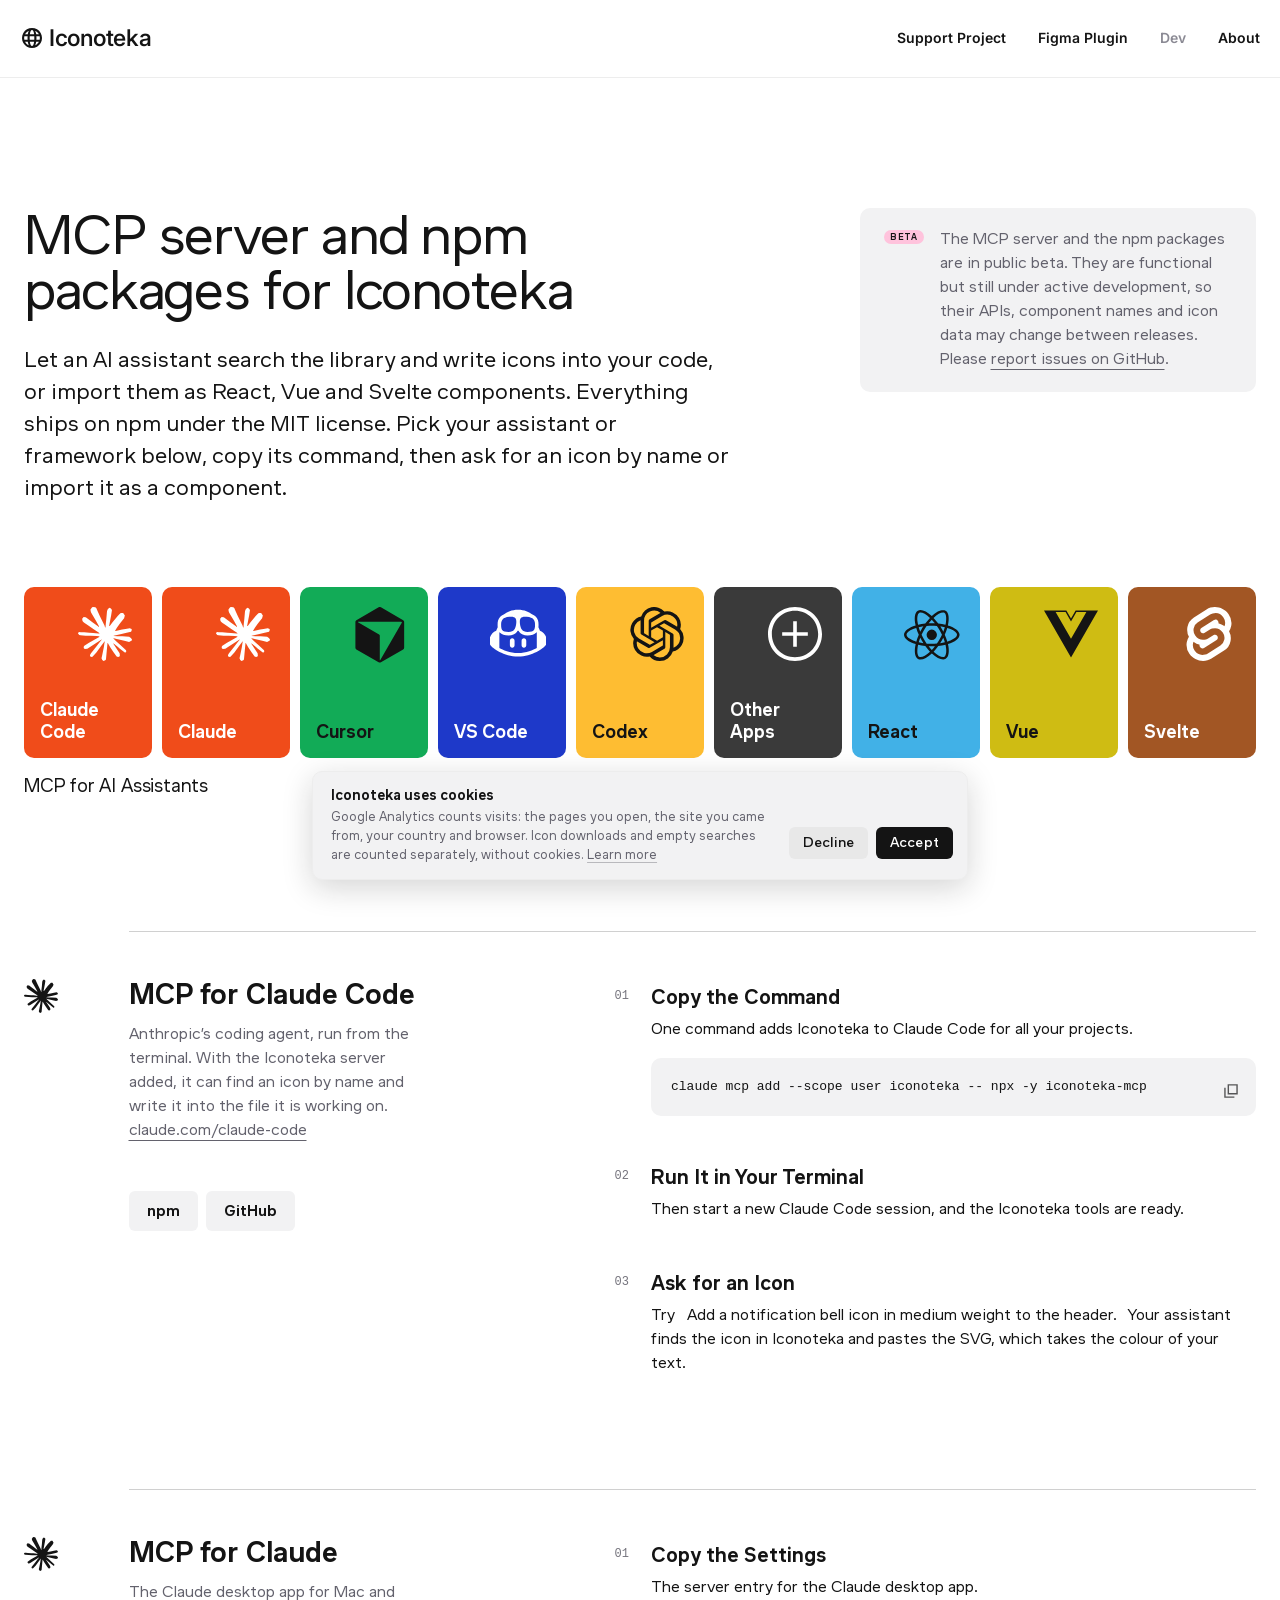
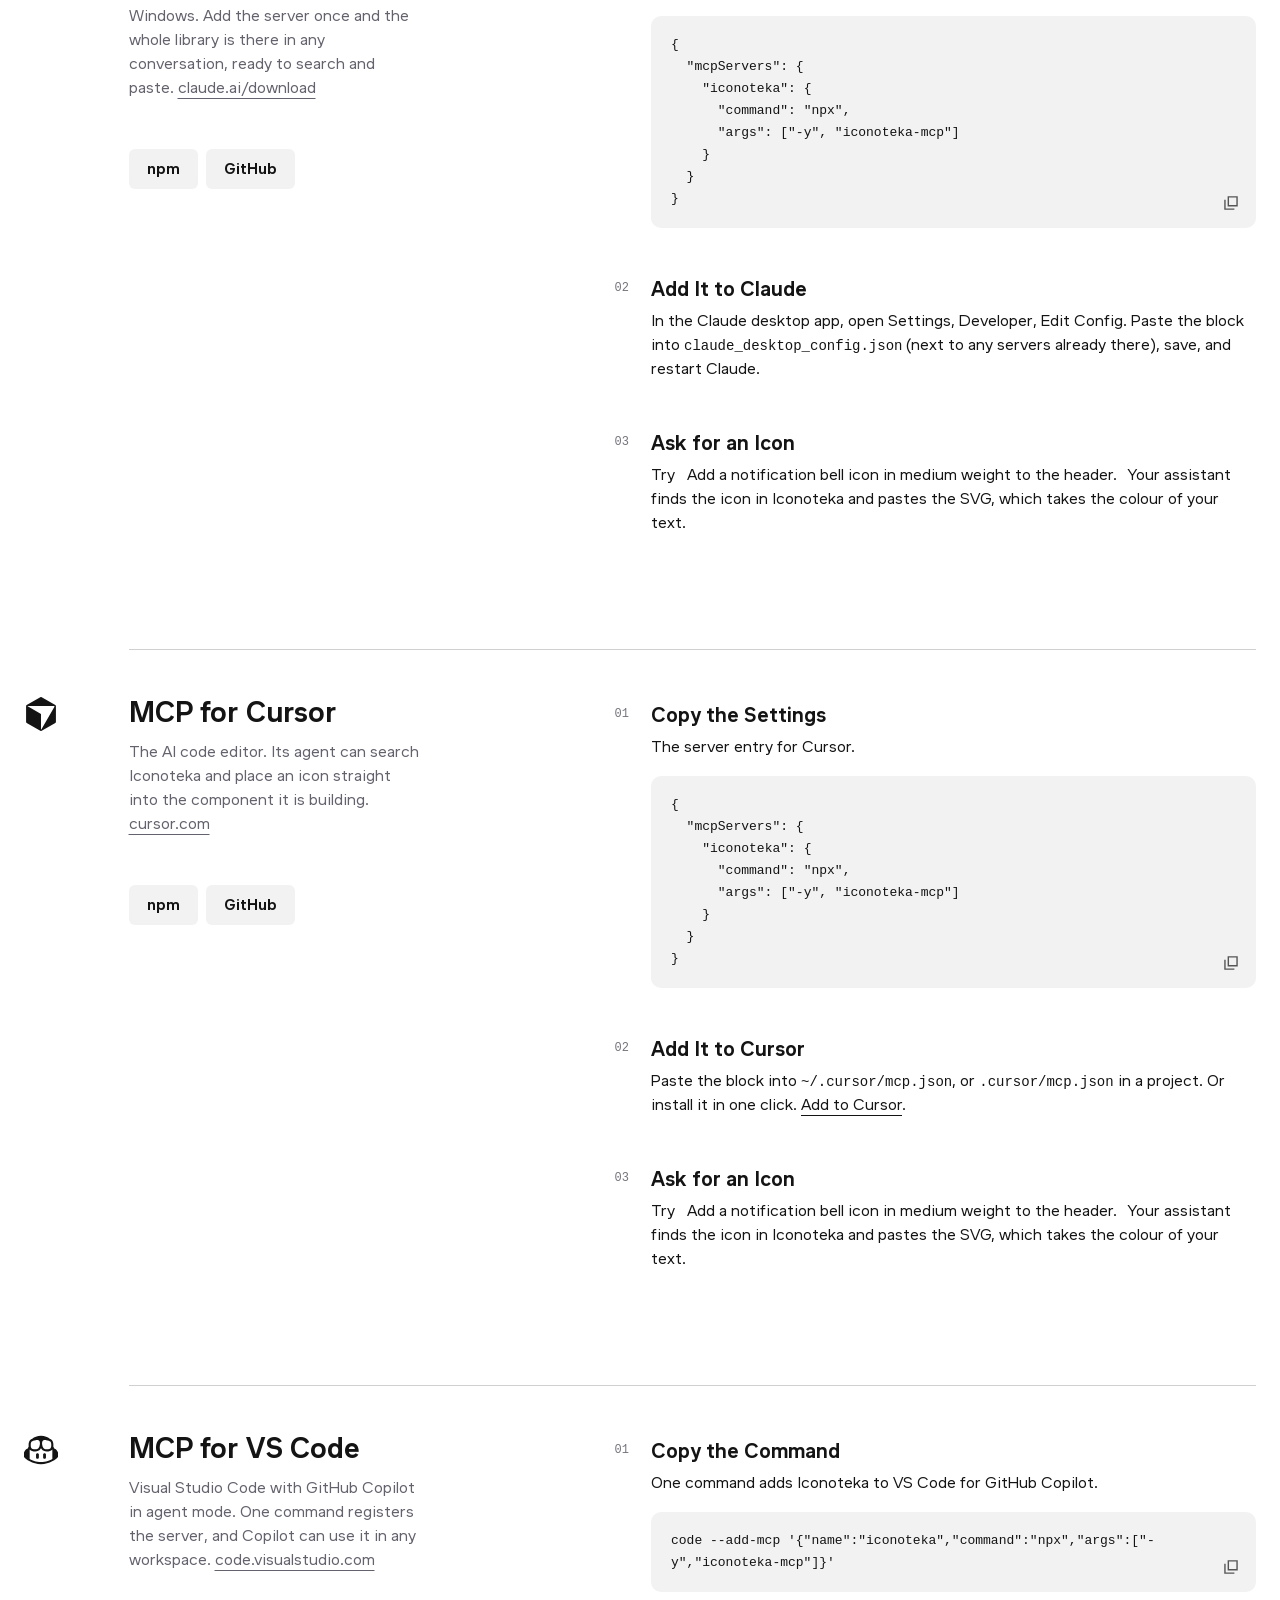
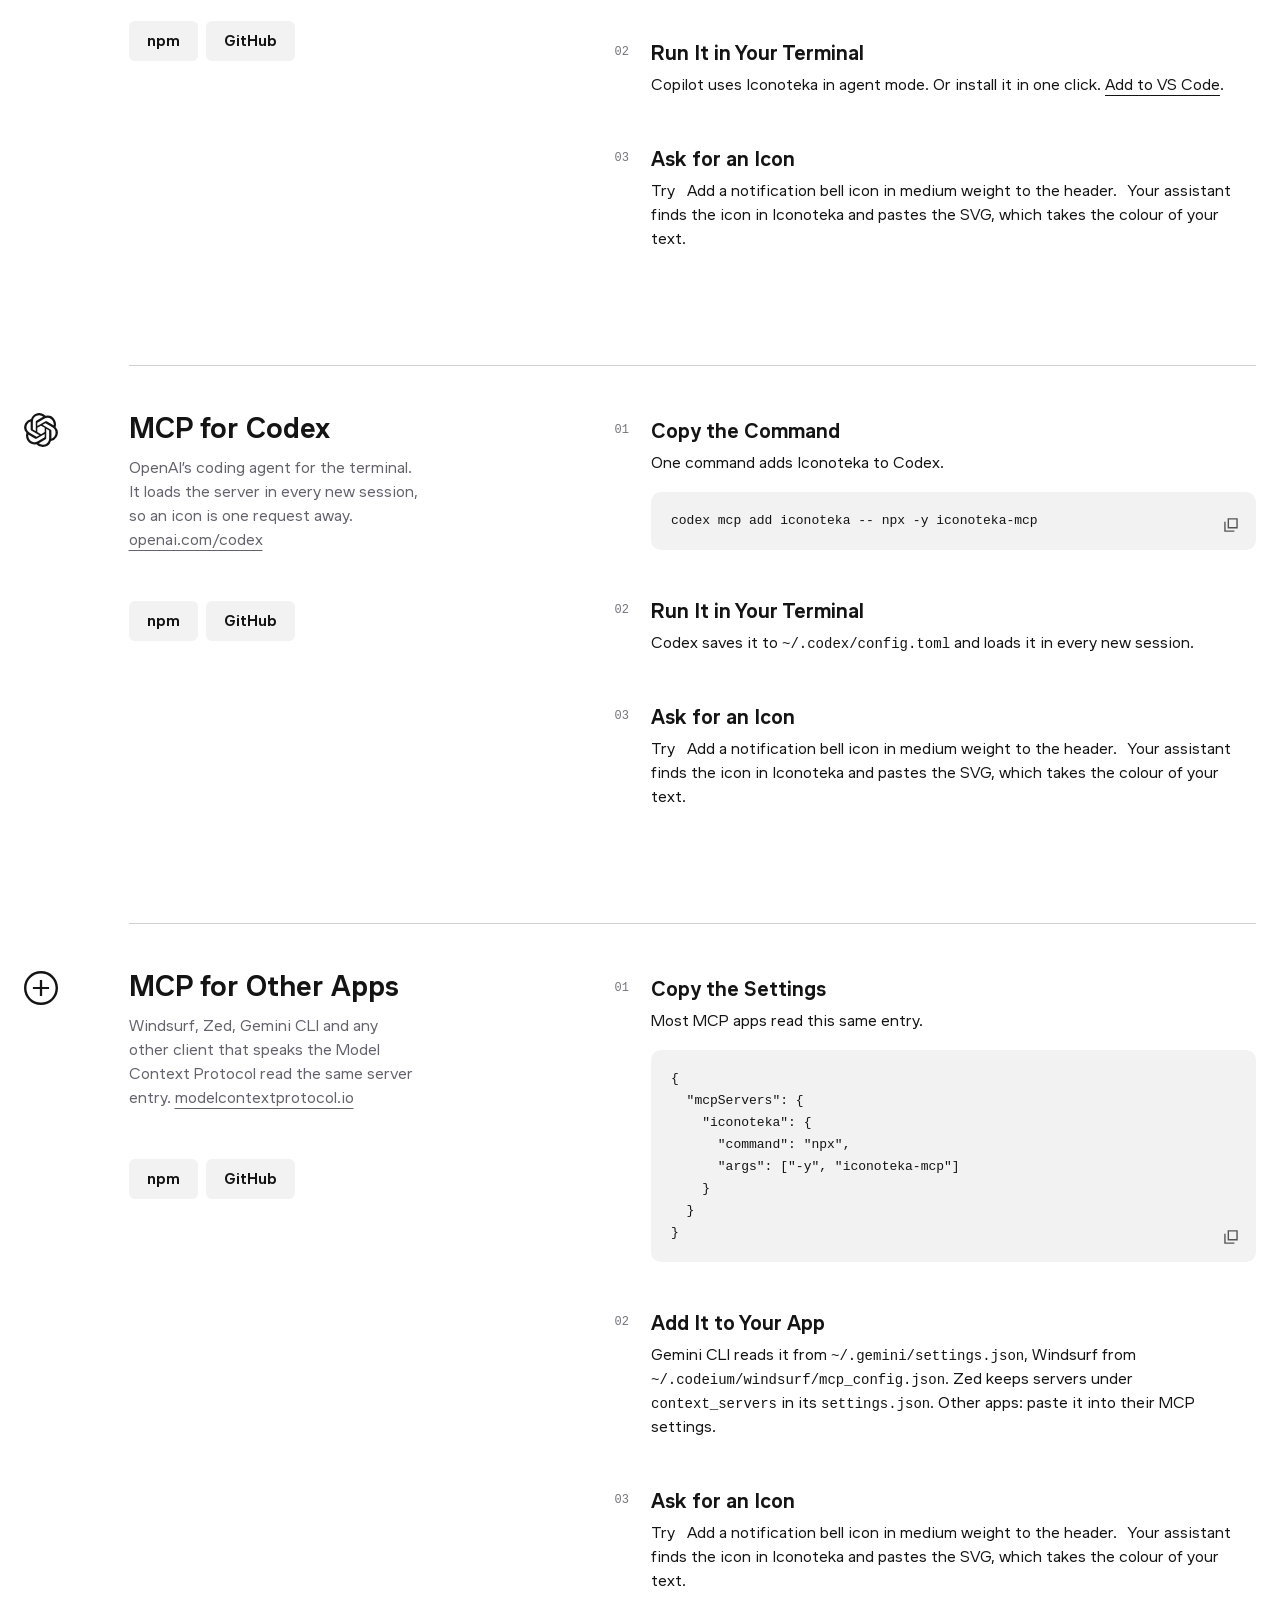
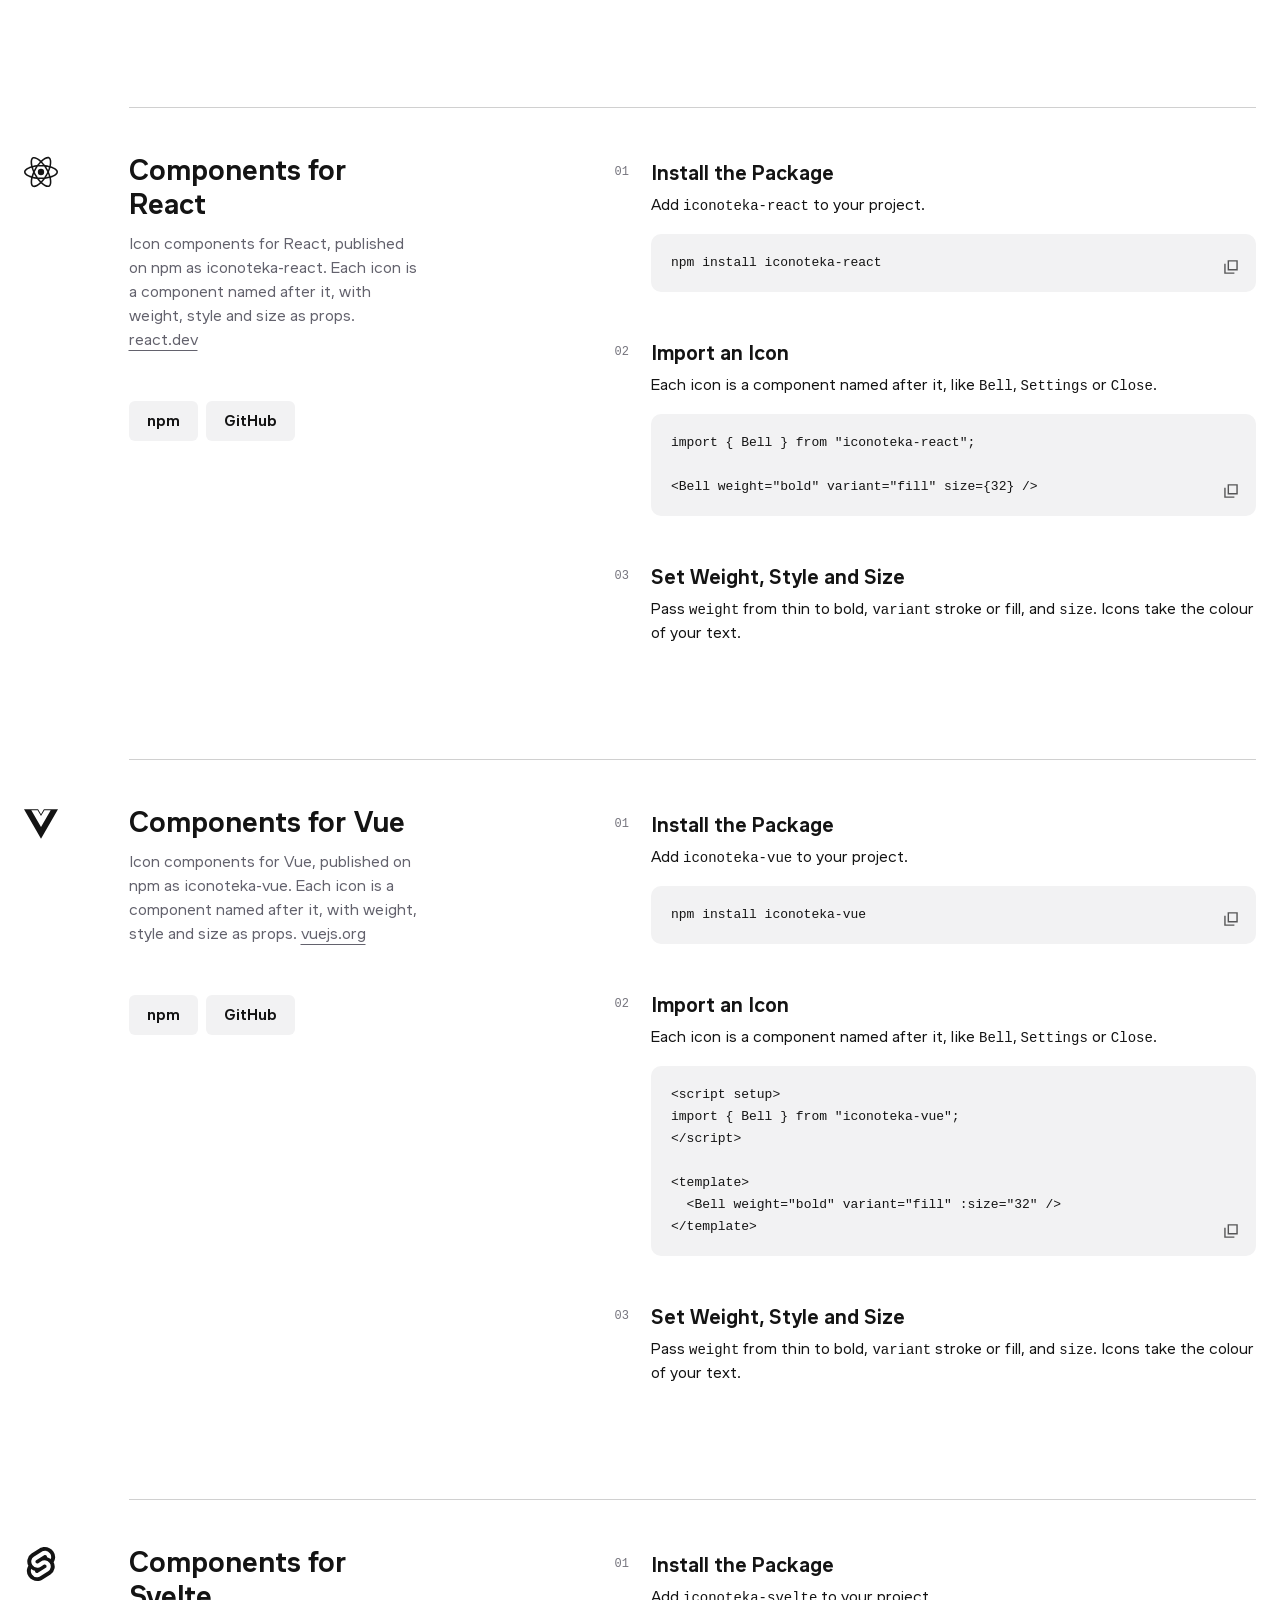
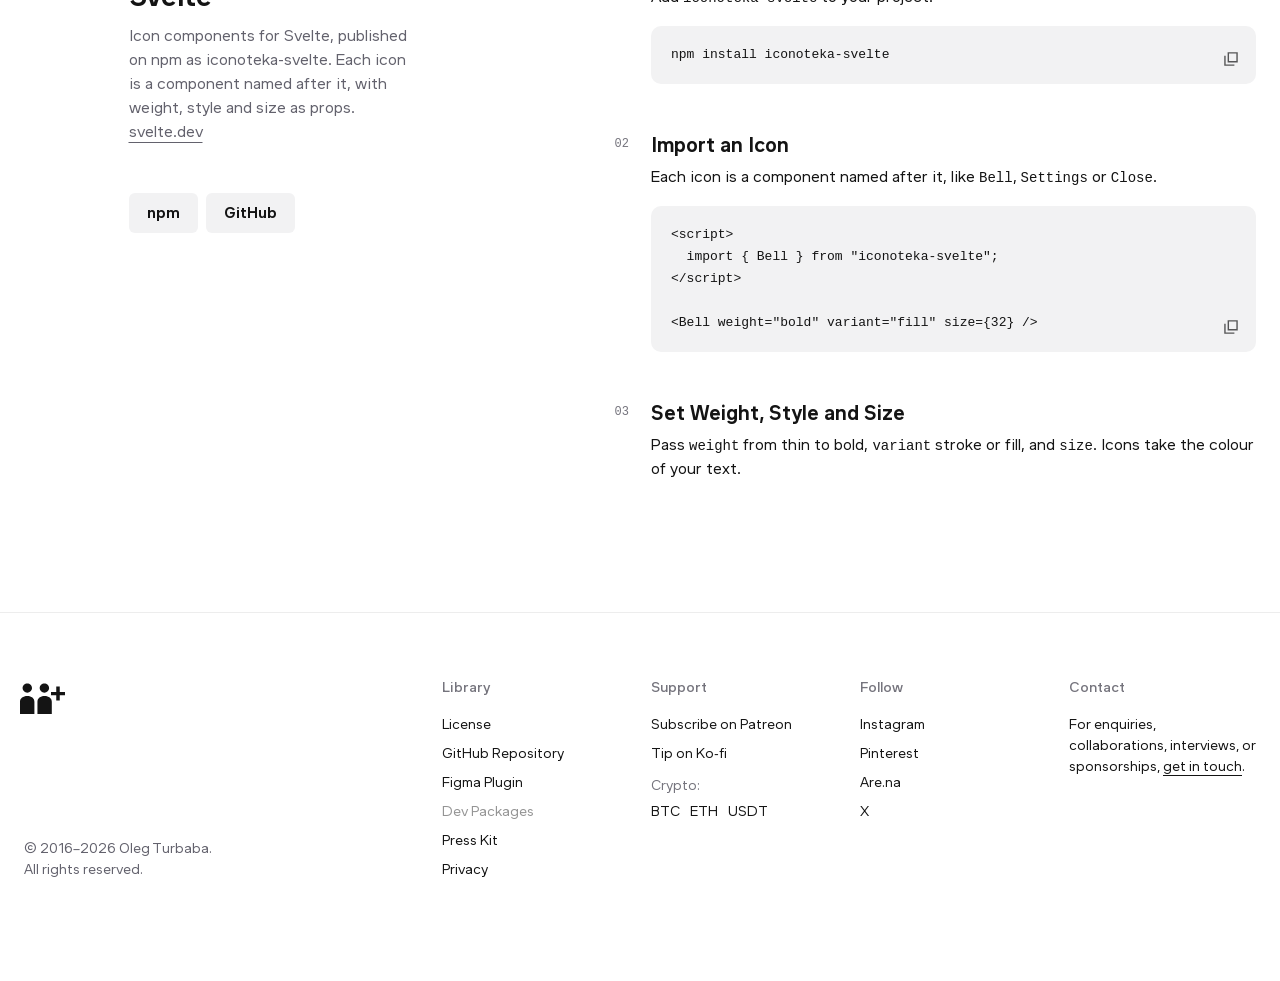
<file: dev/index.html>
<!DOCTYPE html>
<html lang="en">
<head>
<meta charset="UTF-8"/>
<title>Iconoteka for Developers</title>
<meta name="robots" content="noindex"/>
<meta http-equiv="refresh" content="0; url=/dev.html"/>
<link rel="canonical" href="https://iconoteka.com/dev.html"/>
<script>location.replace('/dev.html');</script>
</head>
<body><p>Redirecting to <a href="/dev.html">the Dev page</a>…</p></body>
</html>
</file>
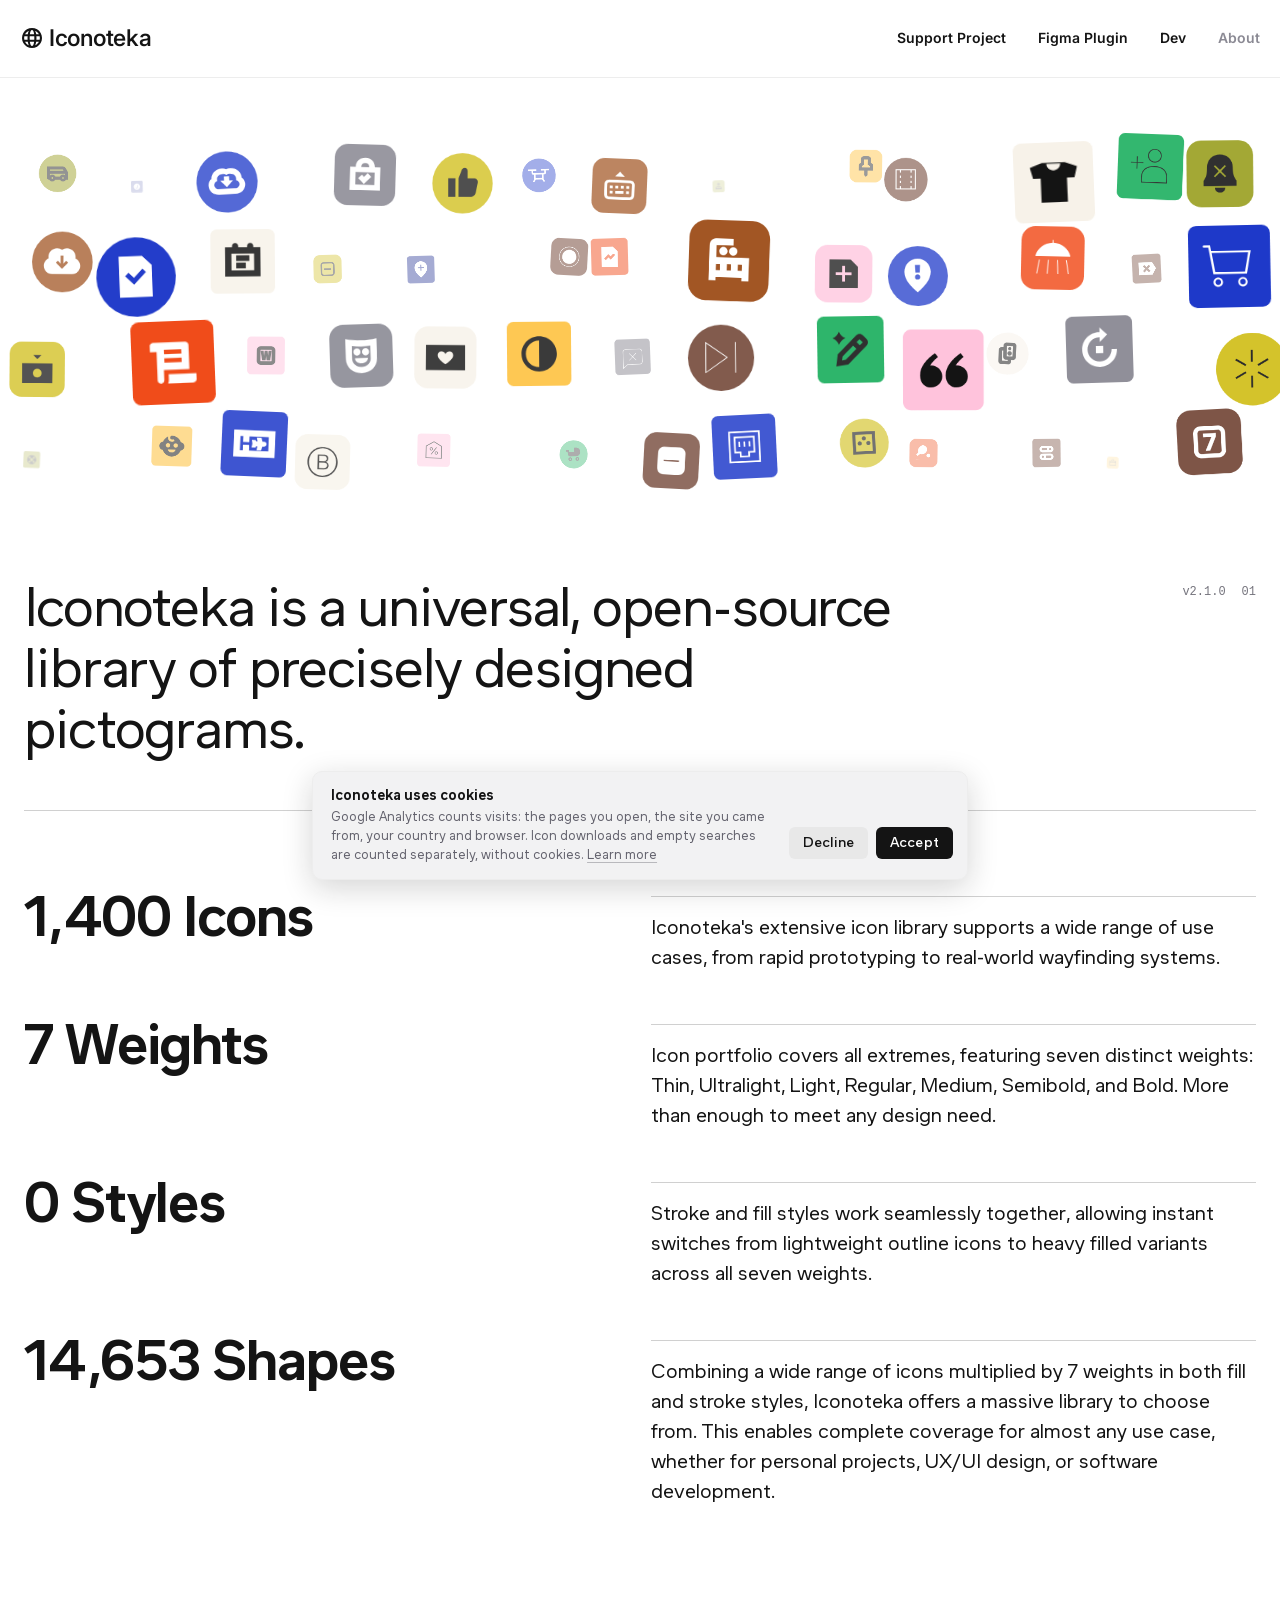
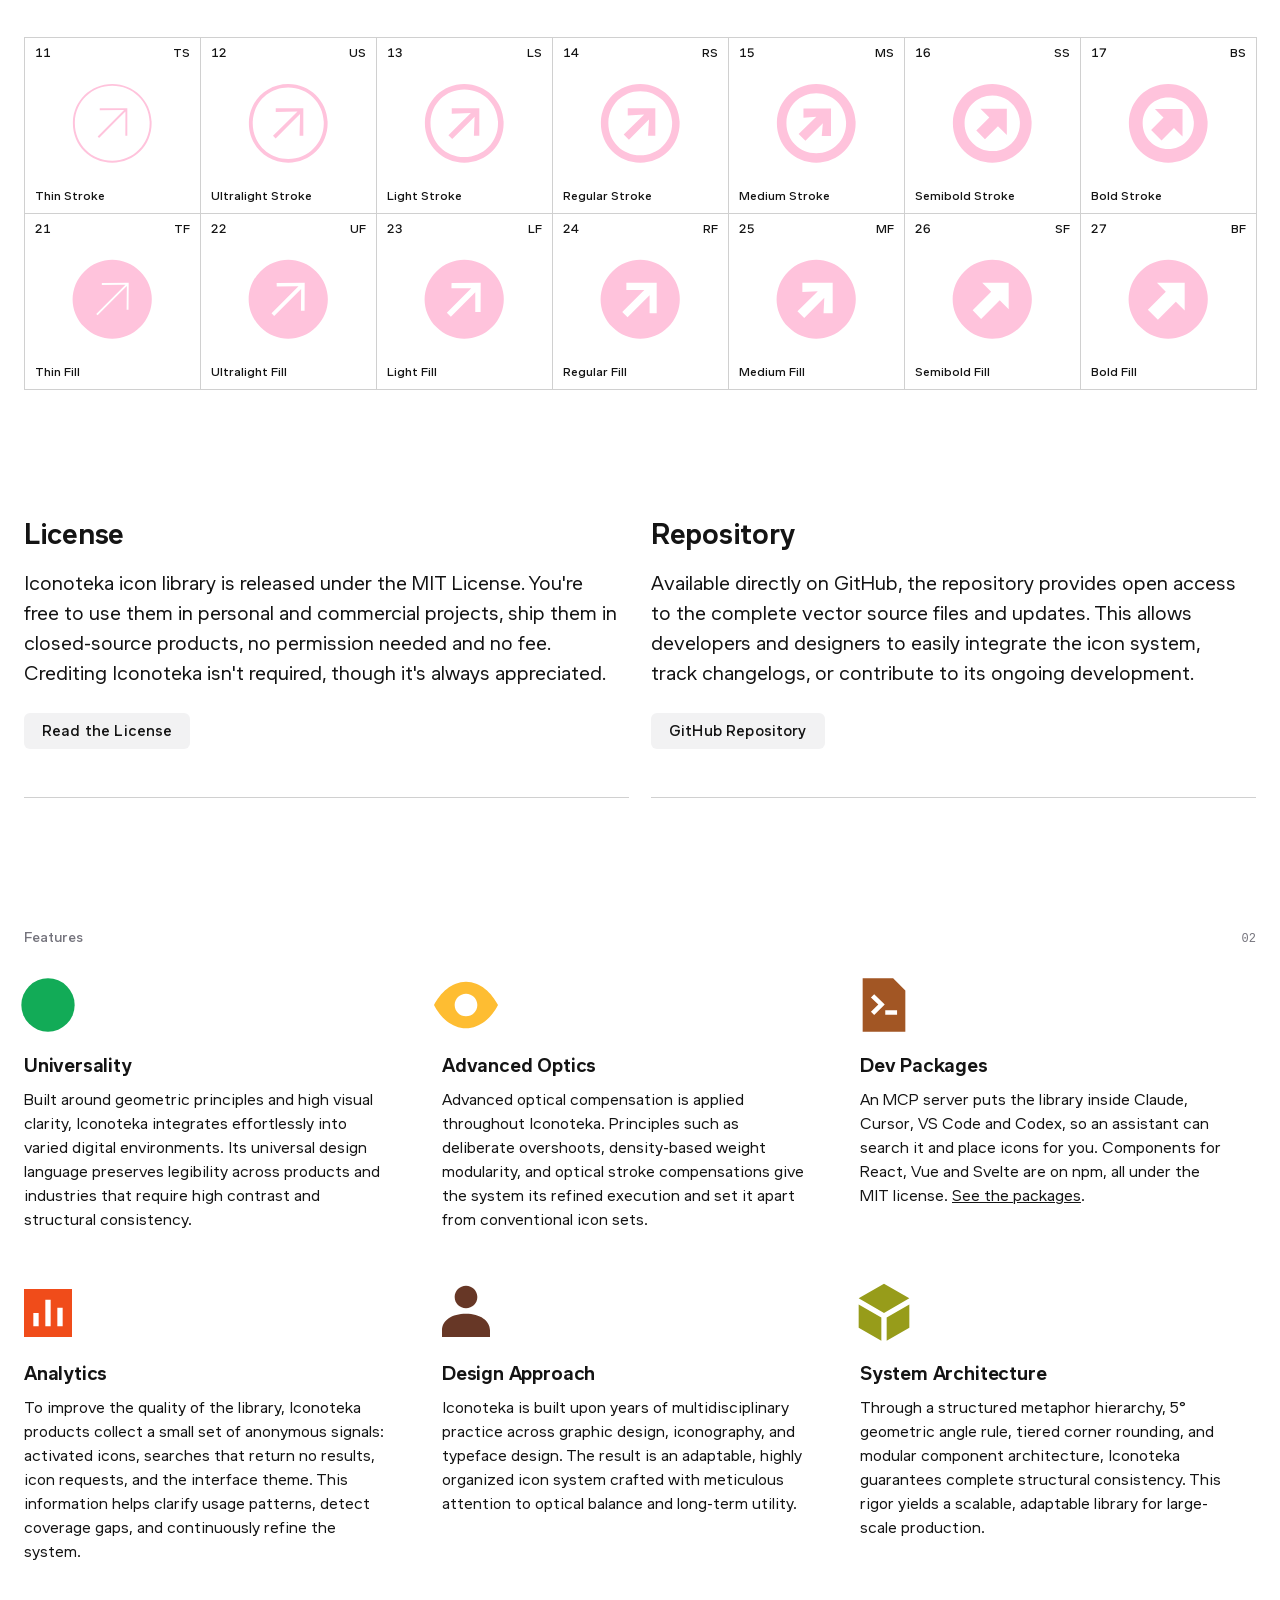
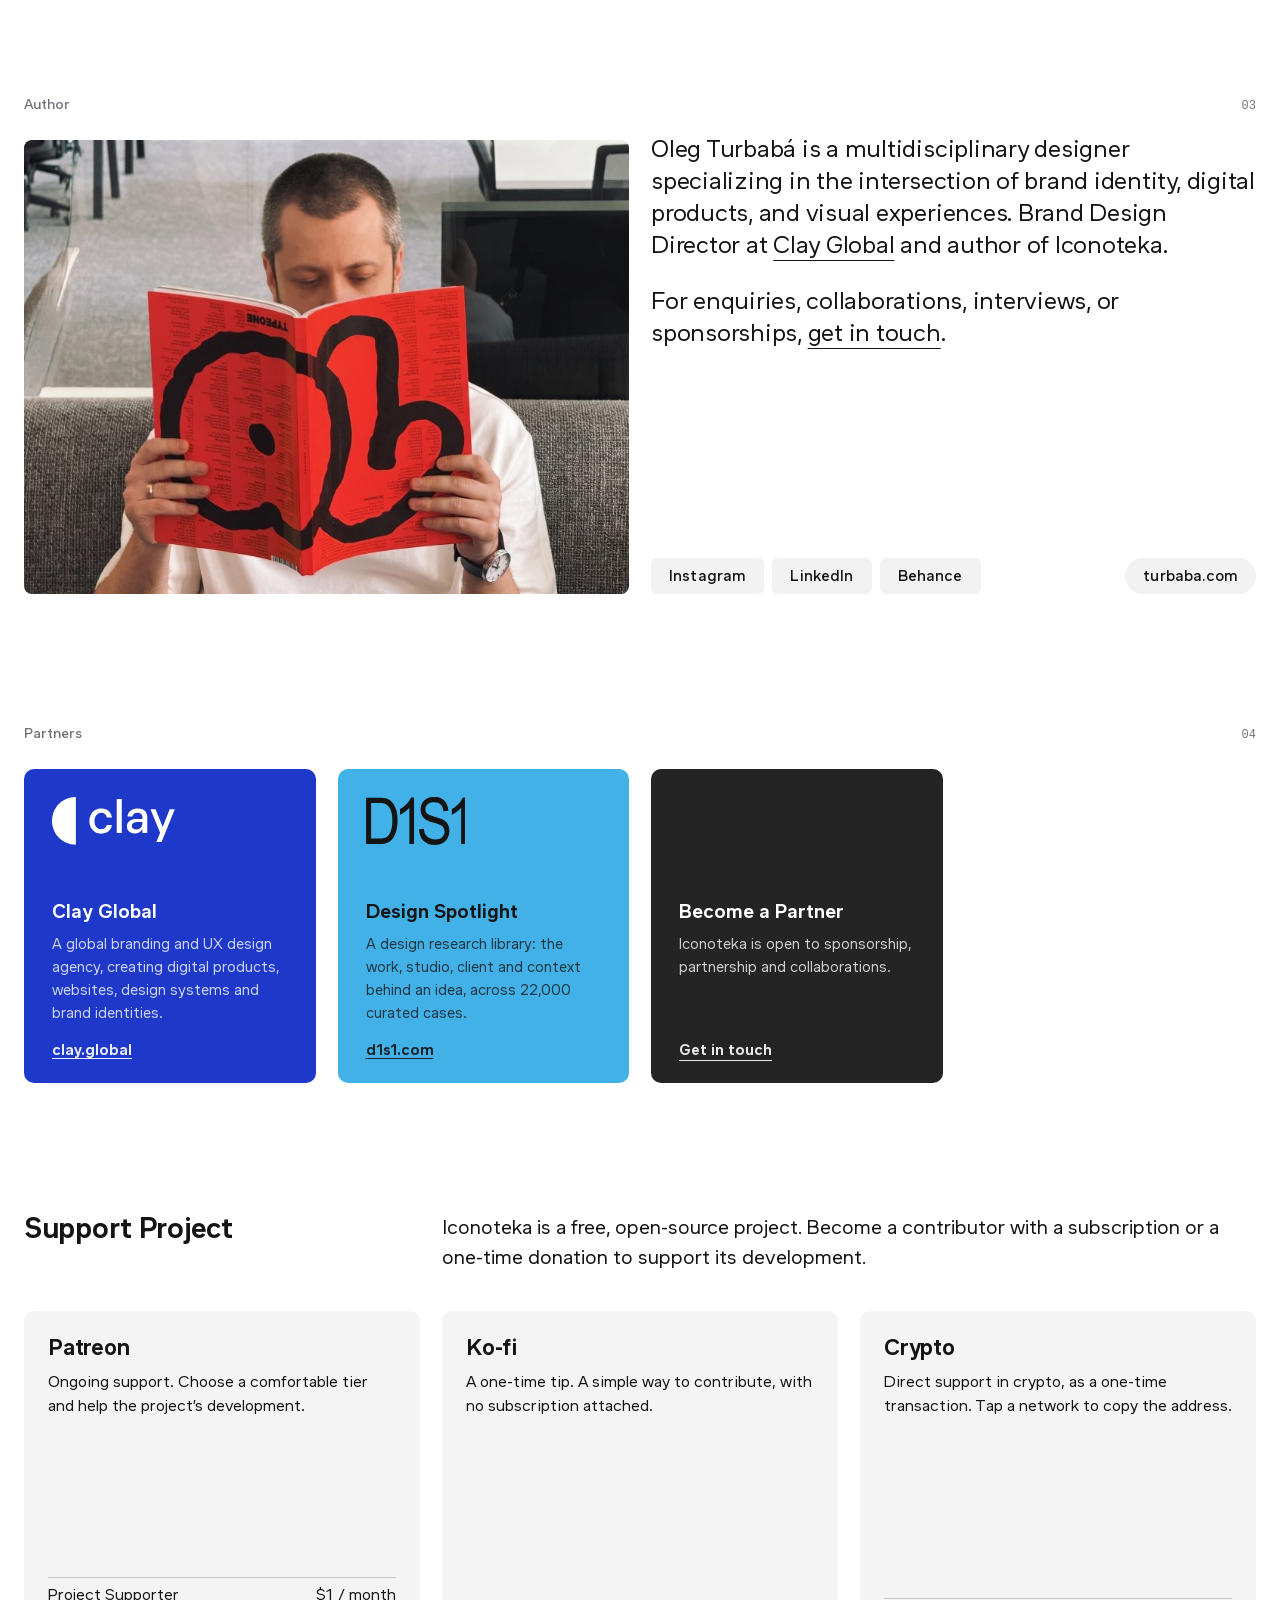
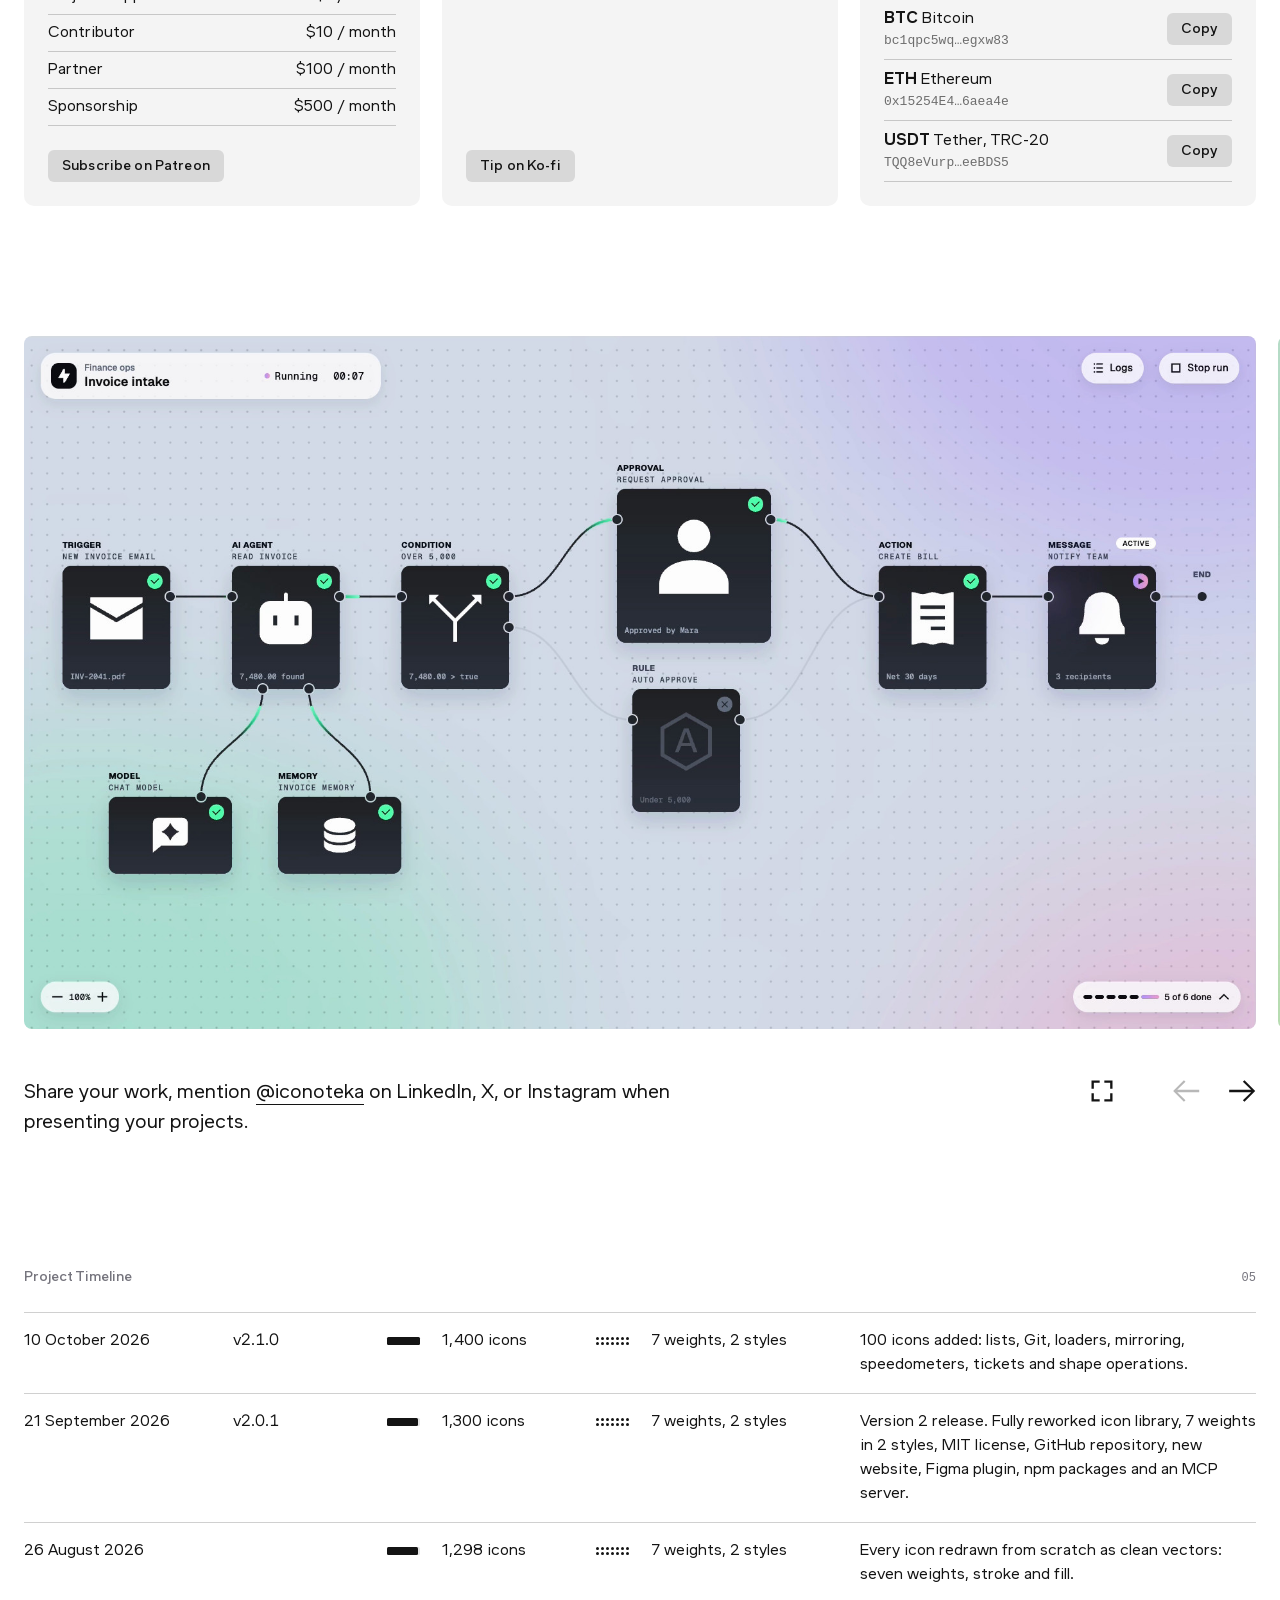
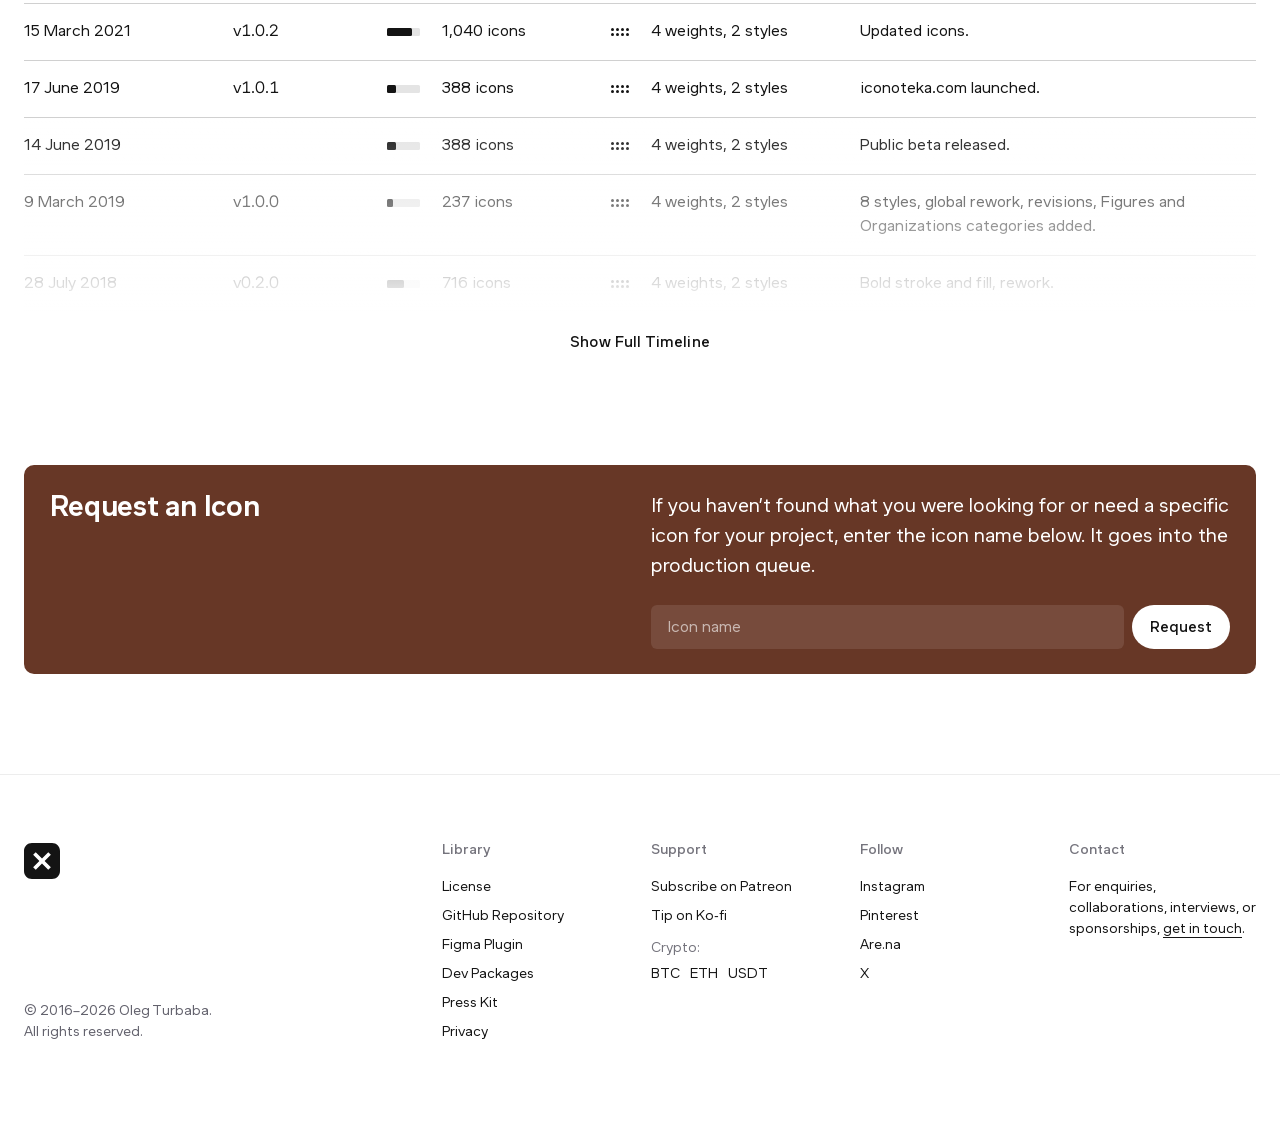
<file: gallery/index.html>
<!DOCTYPE html>
<html lang="en">
<head>
<meta charset="UTF-8"/>
<title>Iconoteka Gallery</title>
<meta name="robots" content="noindex"/>
<meta http-equiv="refresh" content="0; url=/about.html#gallery"/>
<link rel="canonical" href="https://iconoteka.com/about.html#gallery"/>
<script>location.replace('/about.html#gallery');</script>
</head>
<body><p>Redirecting to <a href="/about.html#gallery">the Gallery</a>…</p></body>
</html>
</file>
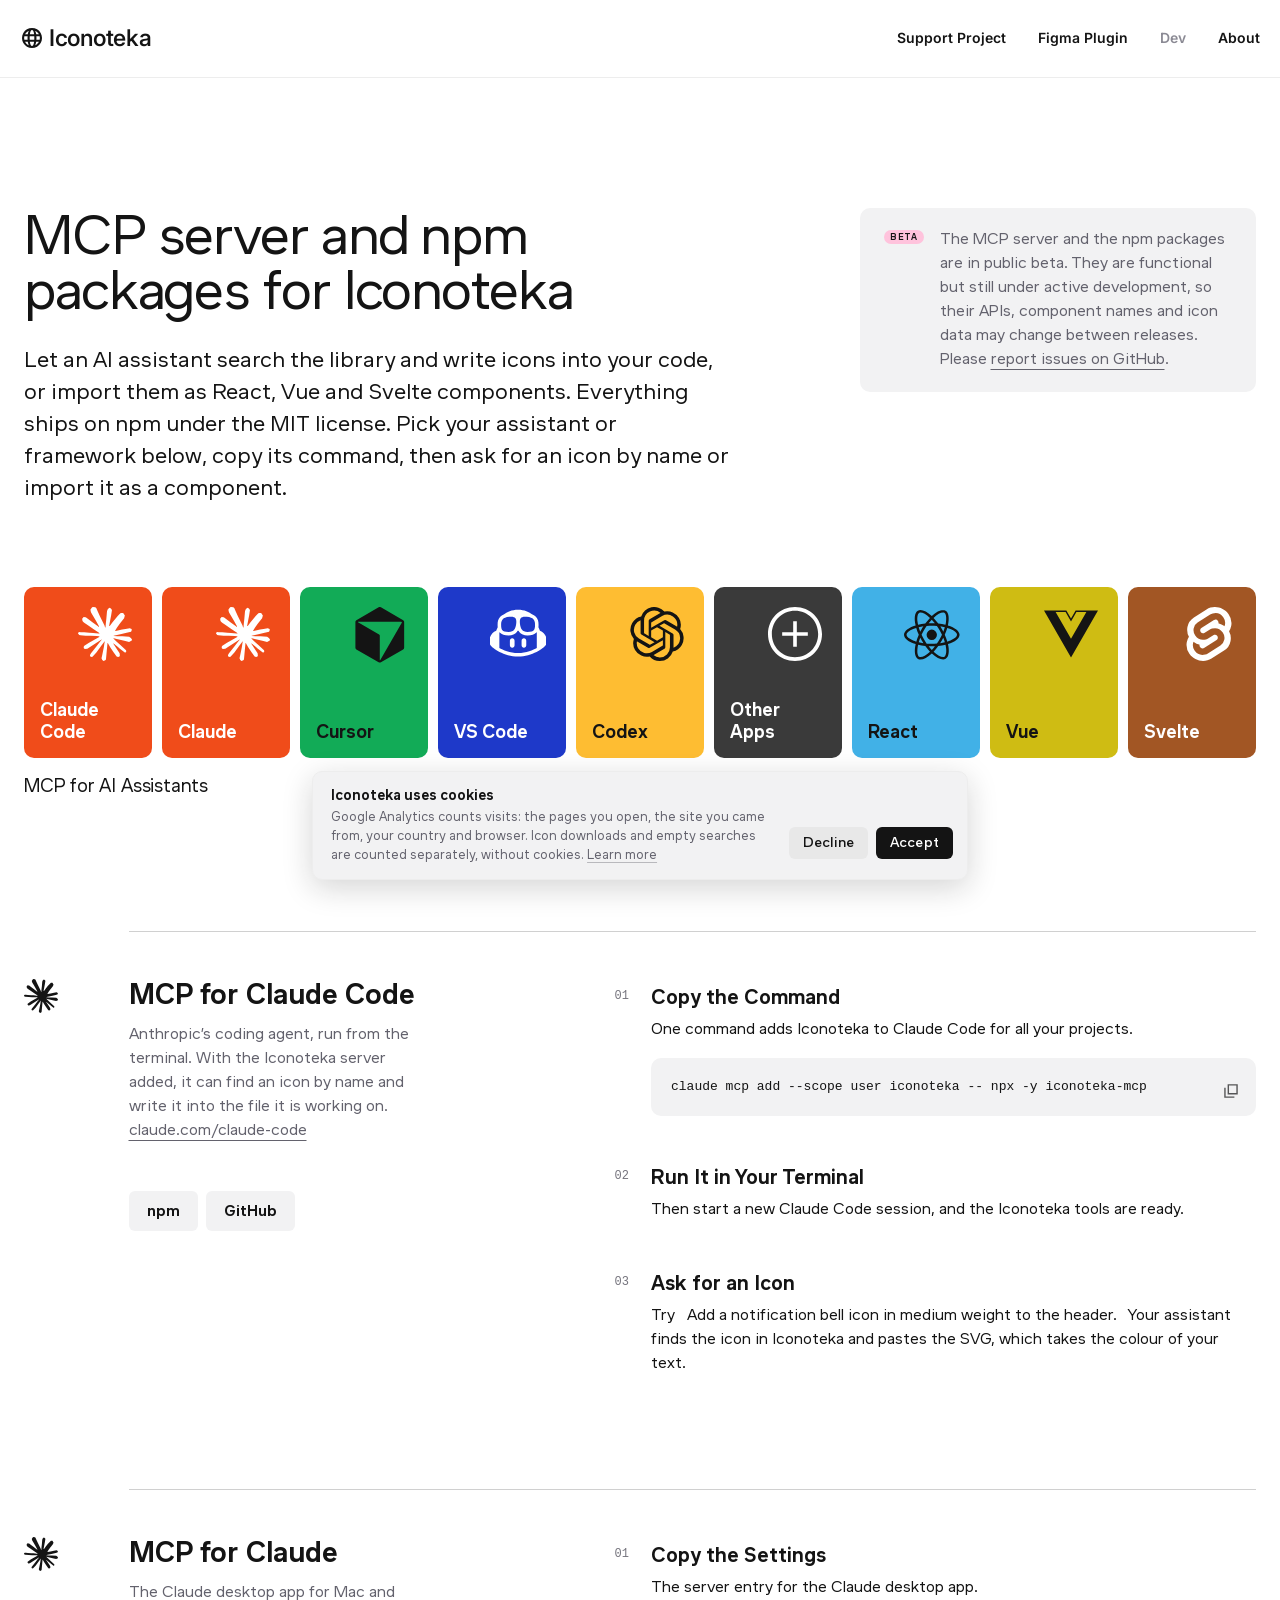
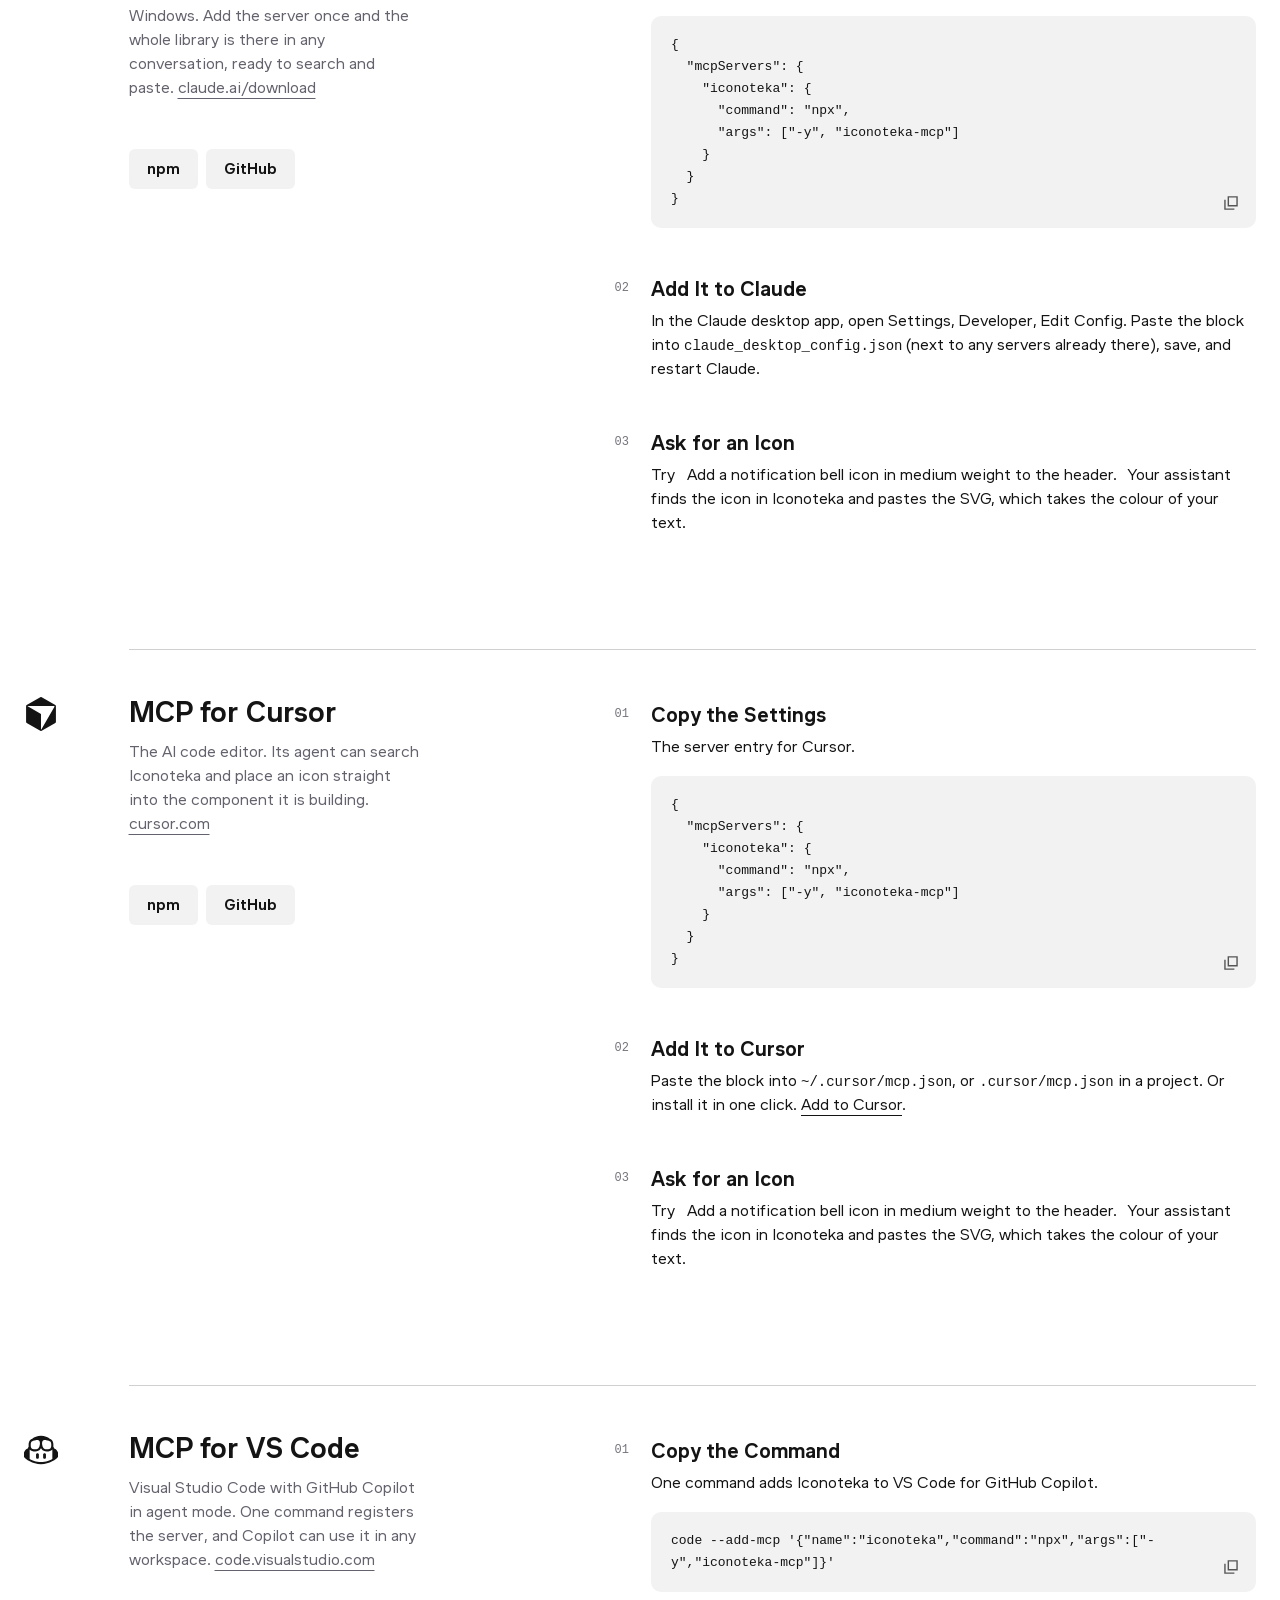
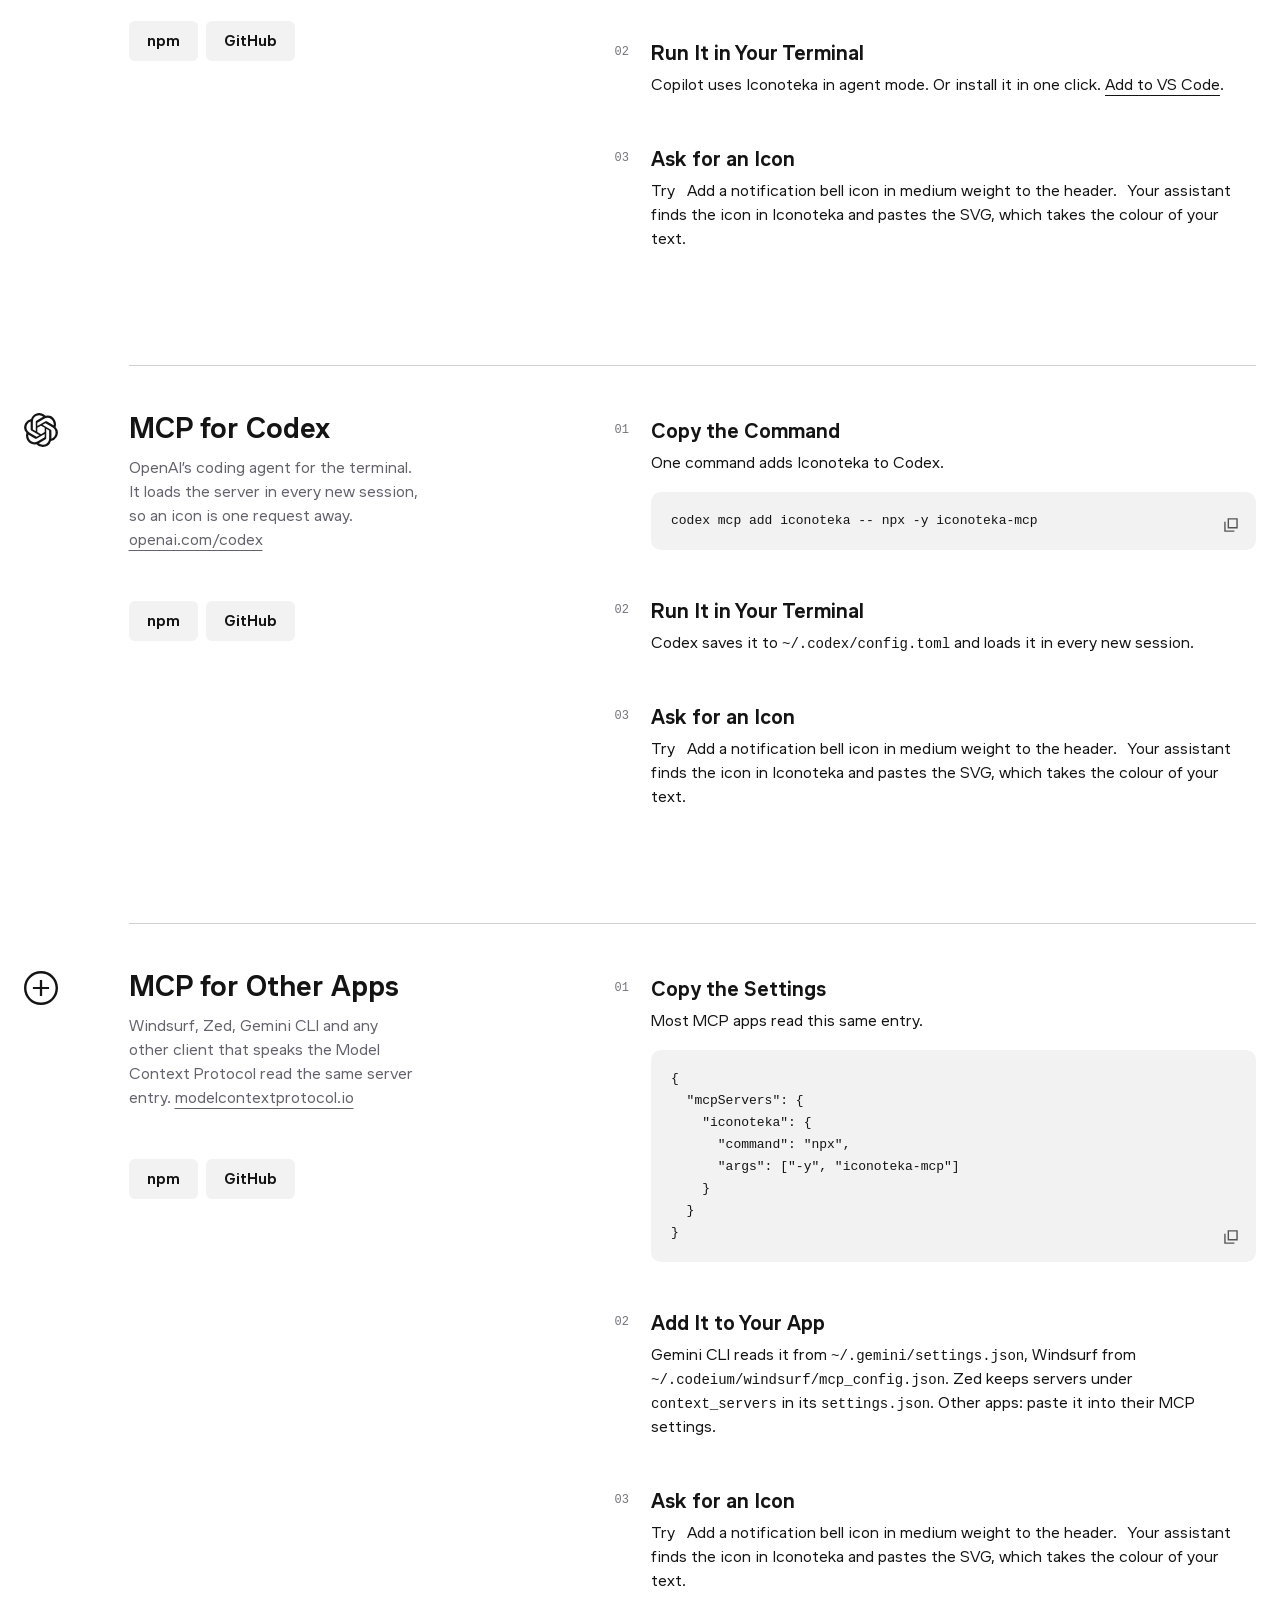
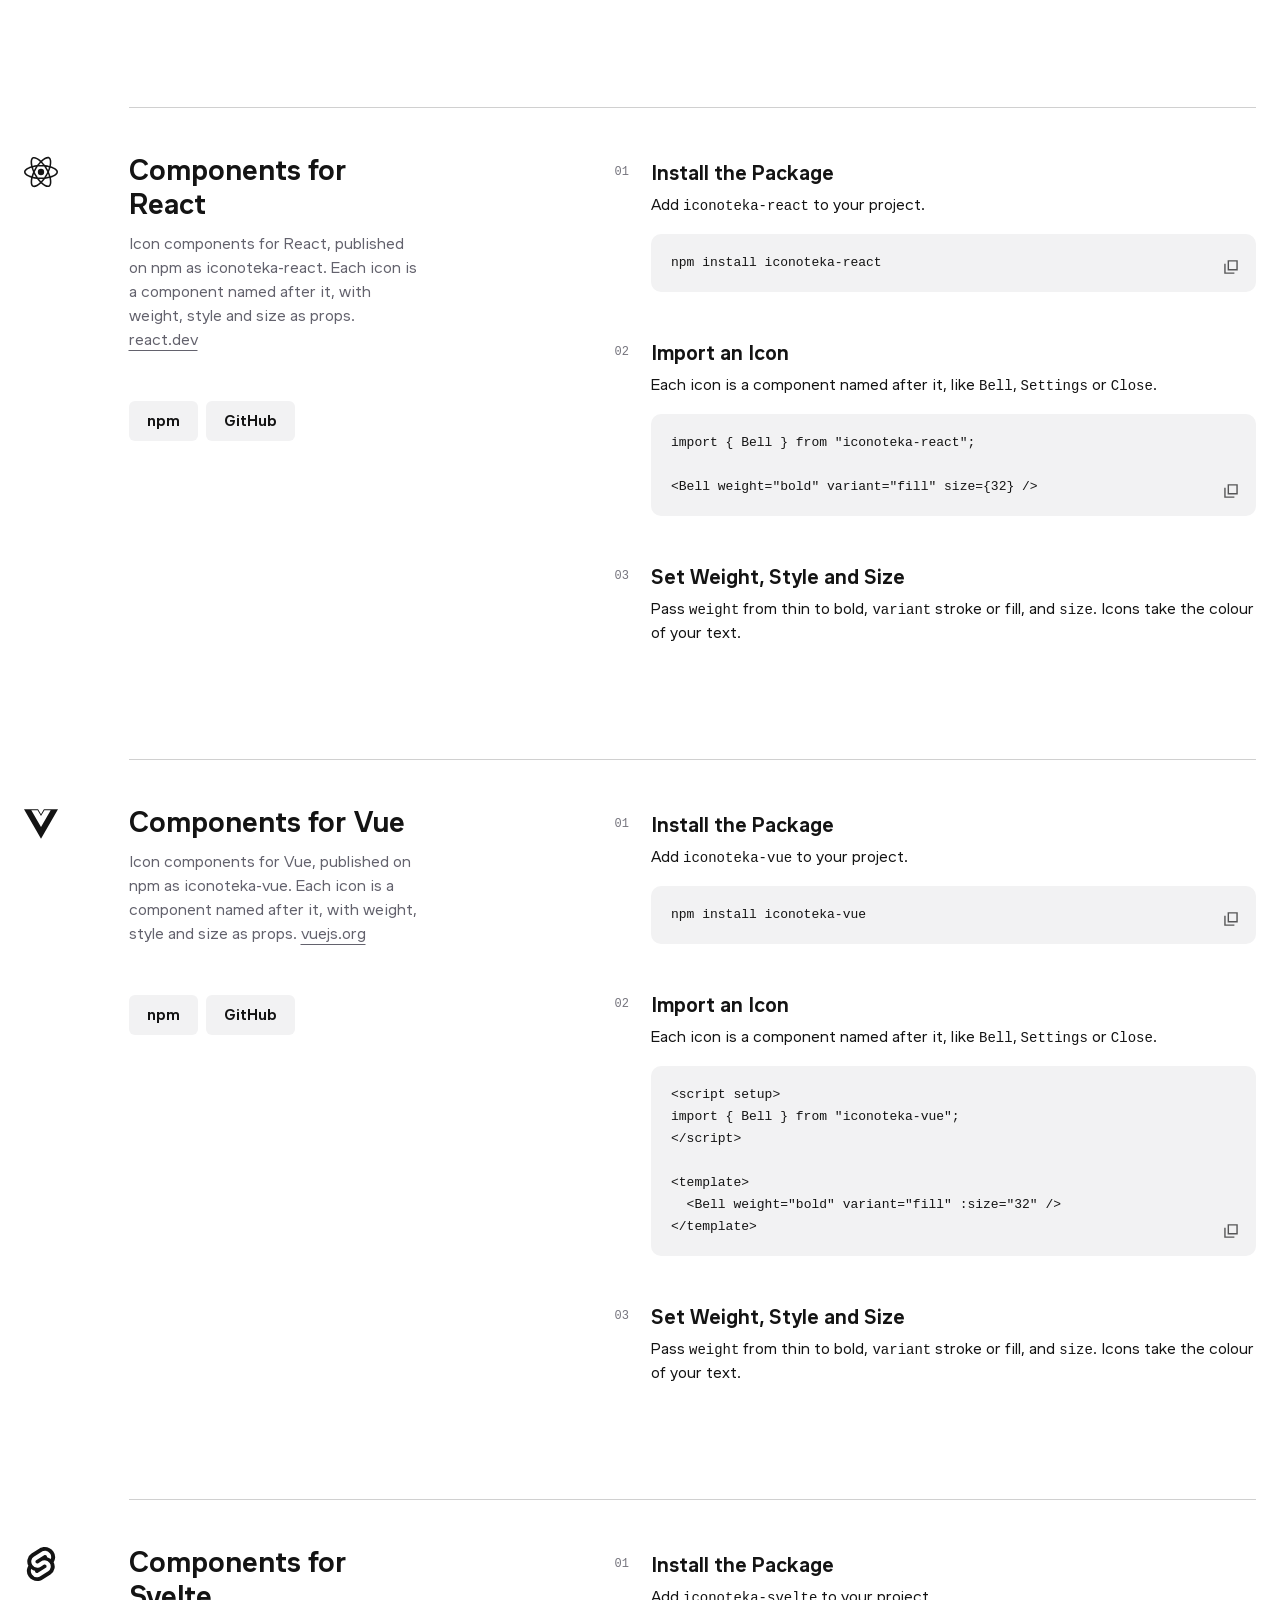
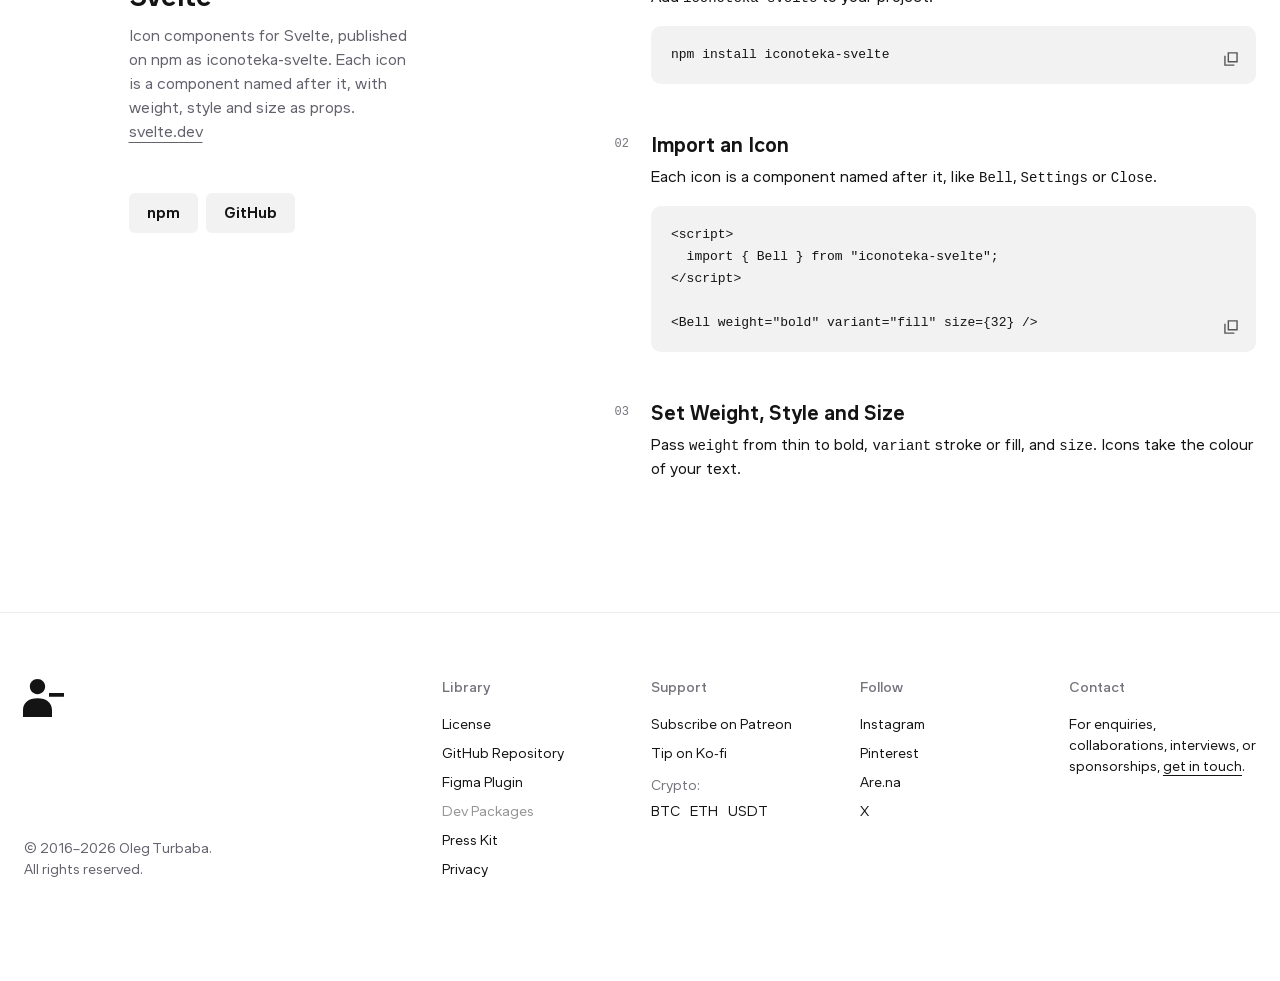
<file: mcp/index.html>
<!DOCTYPE html>
<html lang="en">
<head>
<meta charset="UTF-8"/>
<title>Iconoteka MCP Server</title>
<meta name="robots" content="noindex"/>
<meta http-equiv="refresh" content="0; url=/dev.html#mcp"/>
<link rel="canonical" href="https://iconoteka.com/dev.html"/>
<script>location.replace('/dev.html#mcp');</script>
</head>
<body><p>Redirecting to <a href="/dev.html#mcp">the MCP server</a>…</p></body>
</html>
</file>
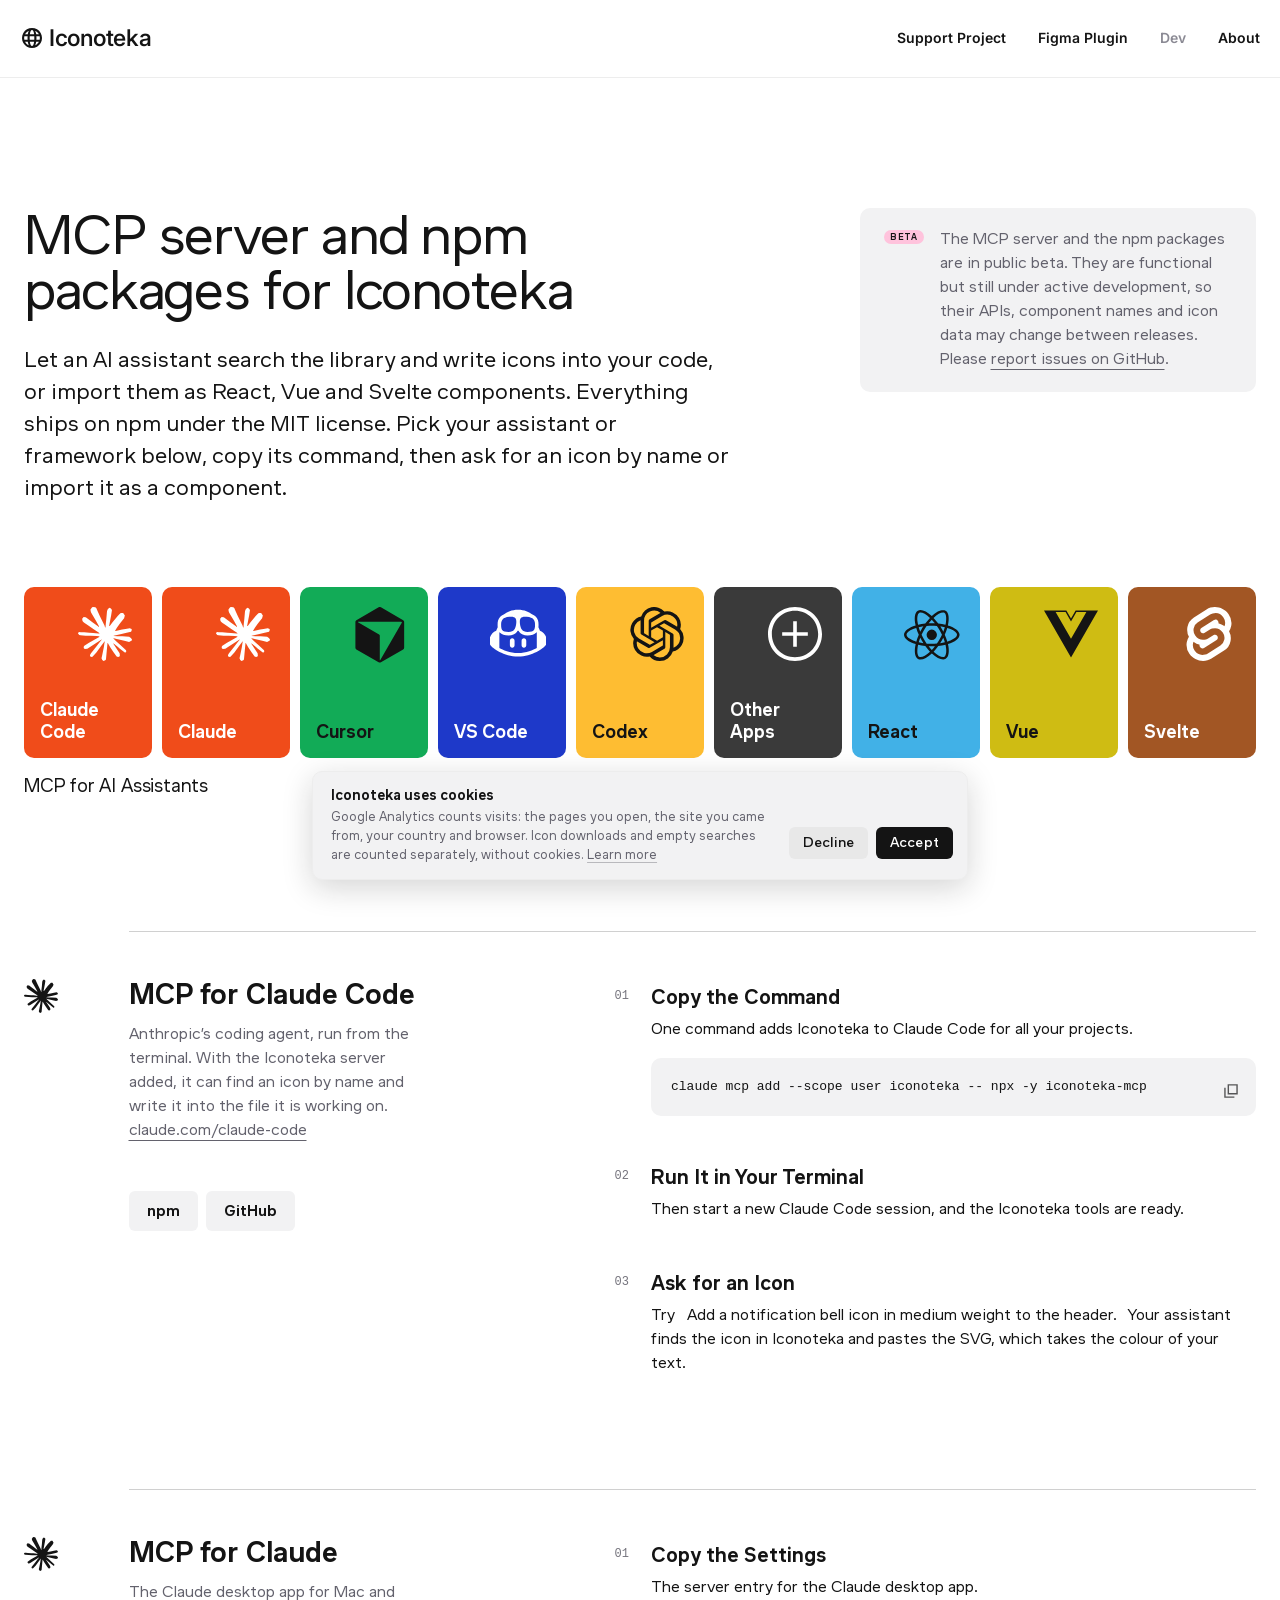
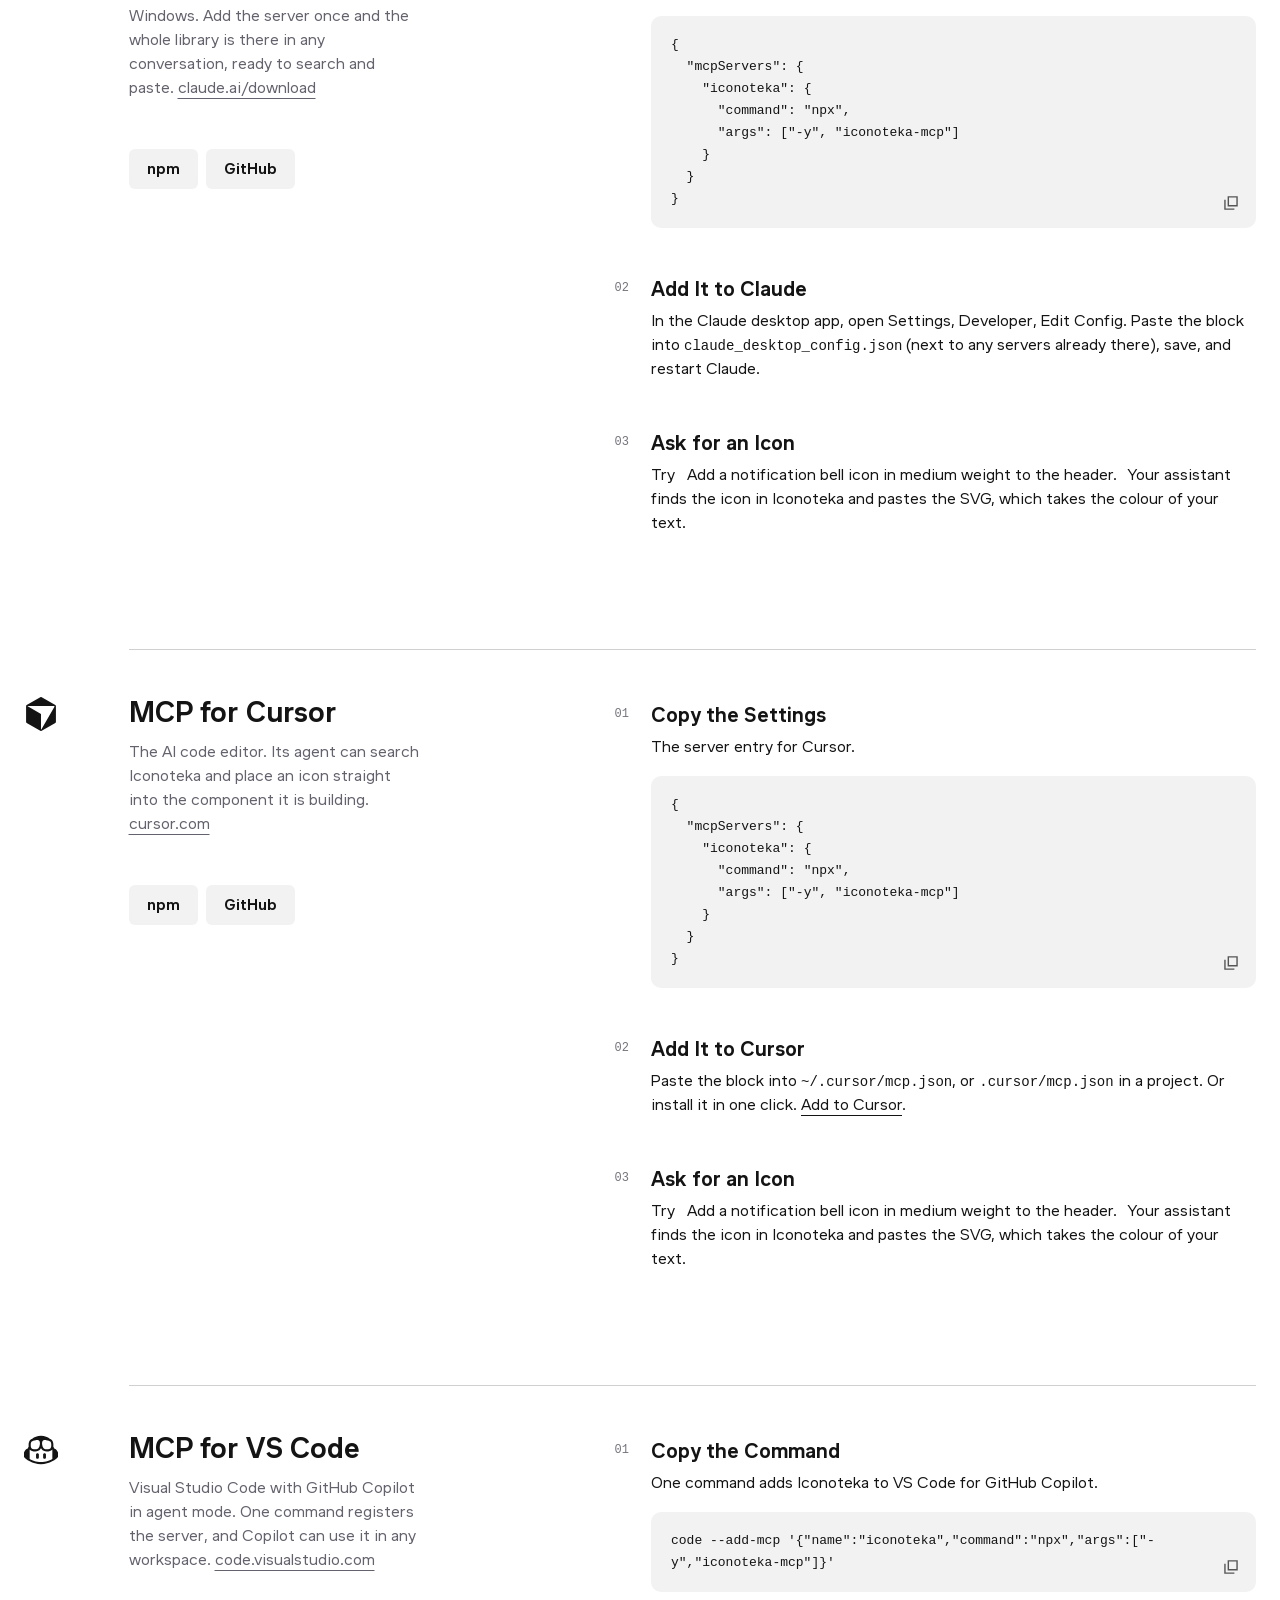
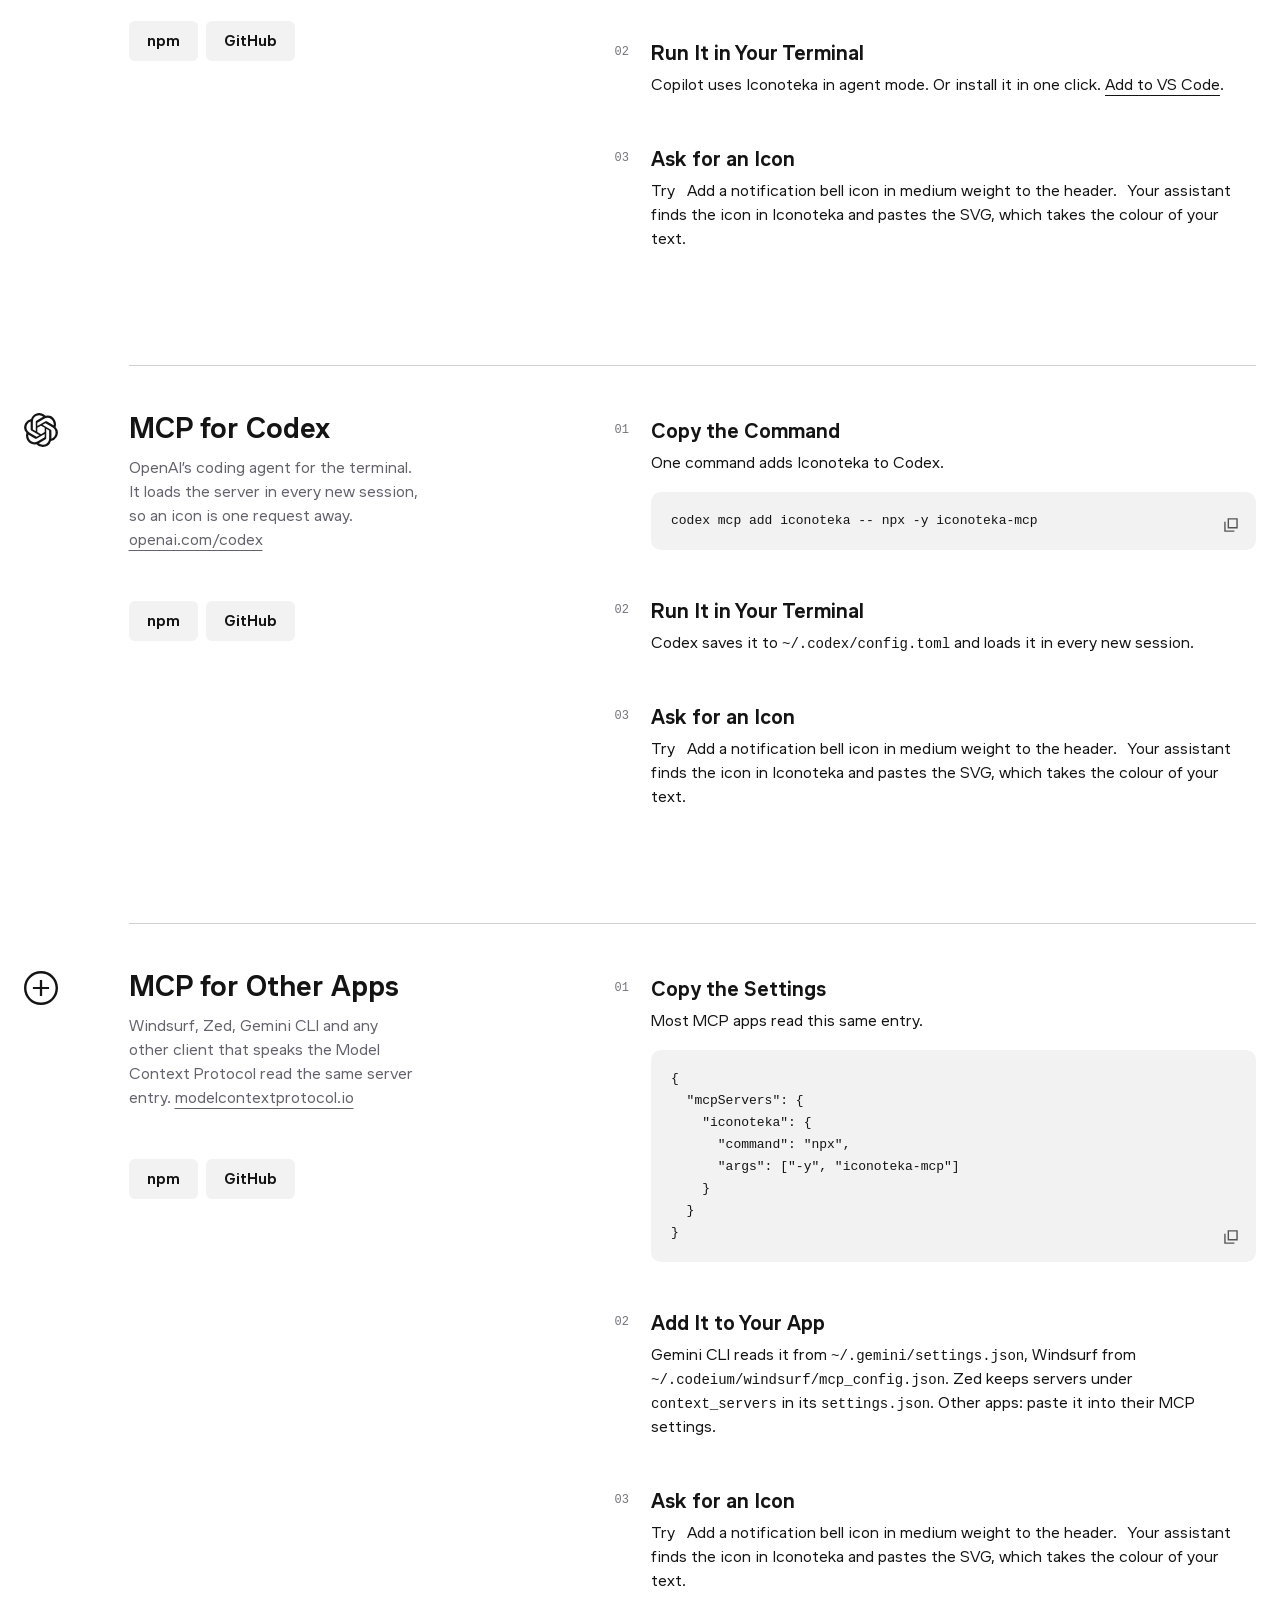
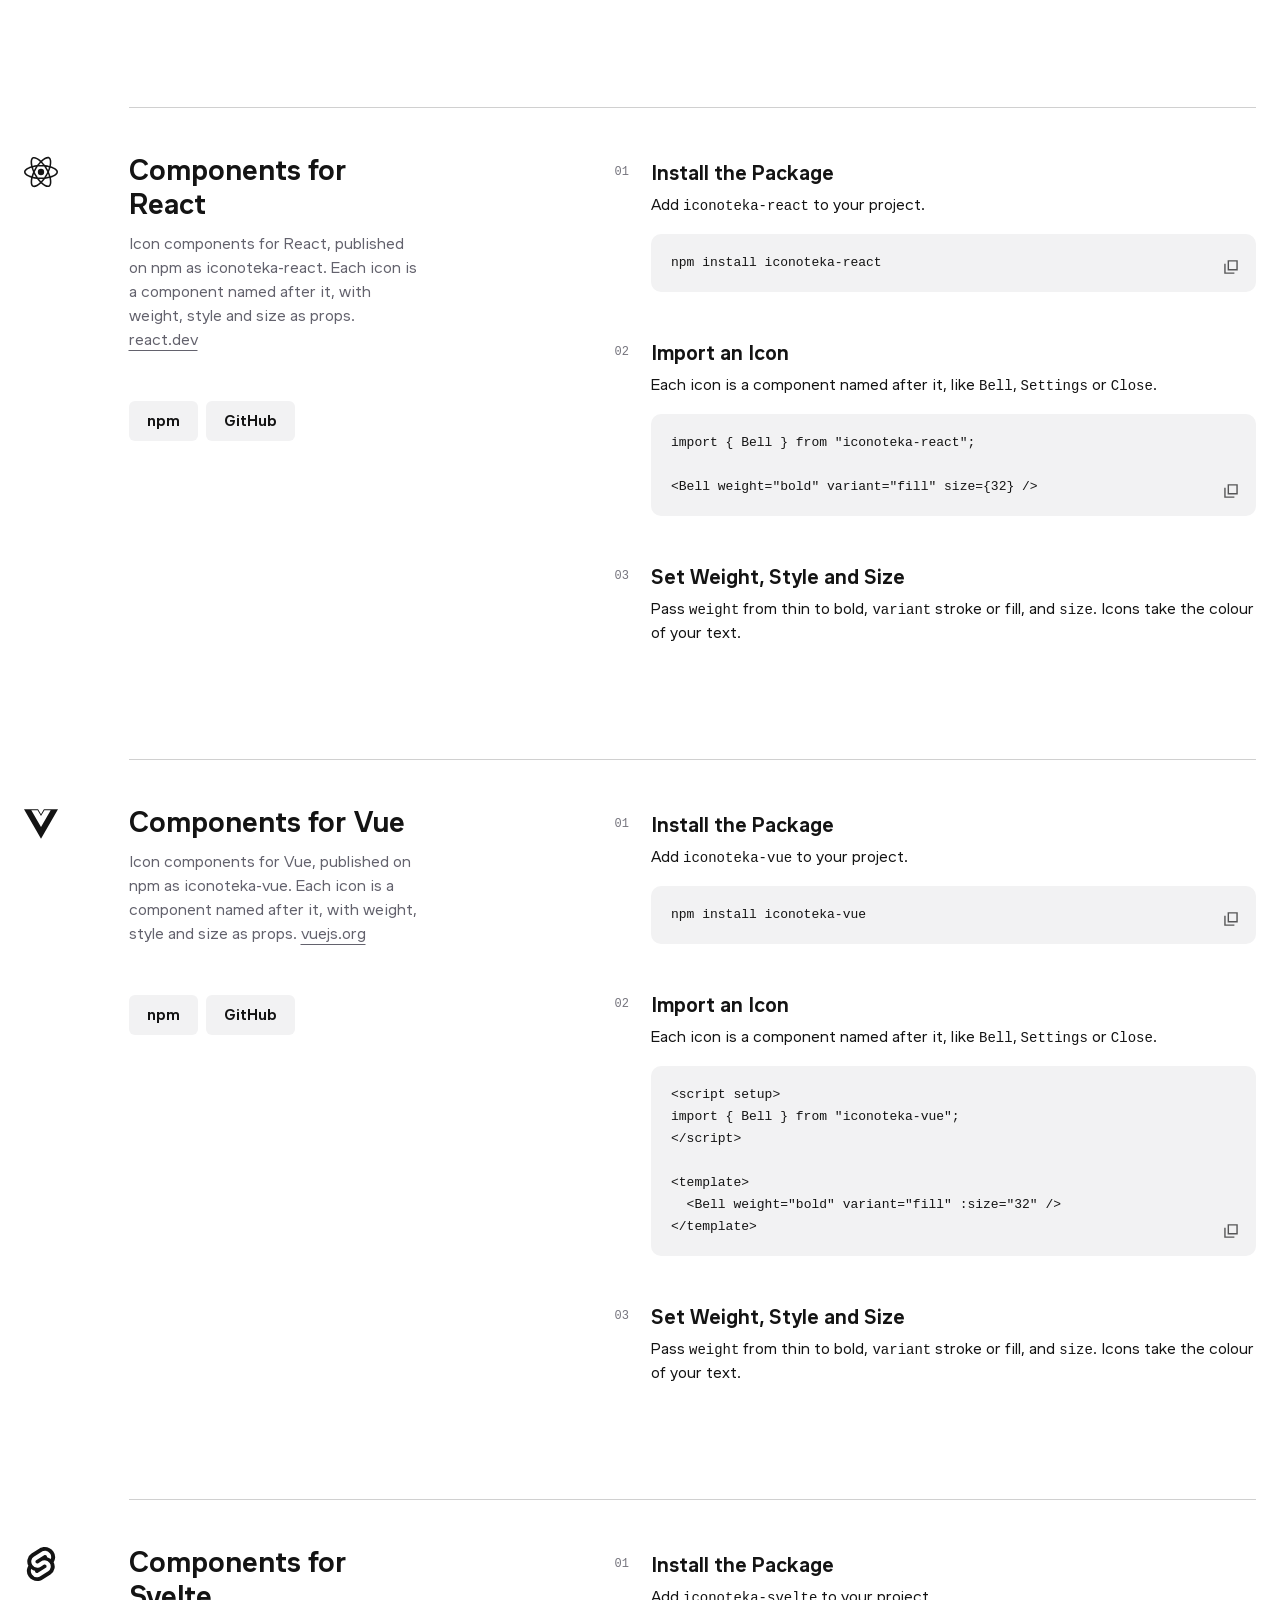
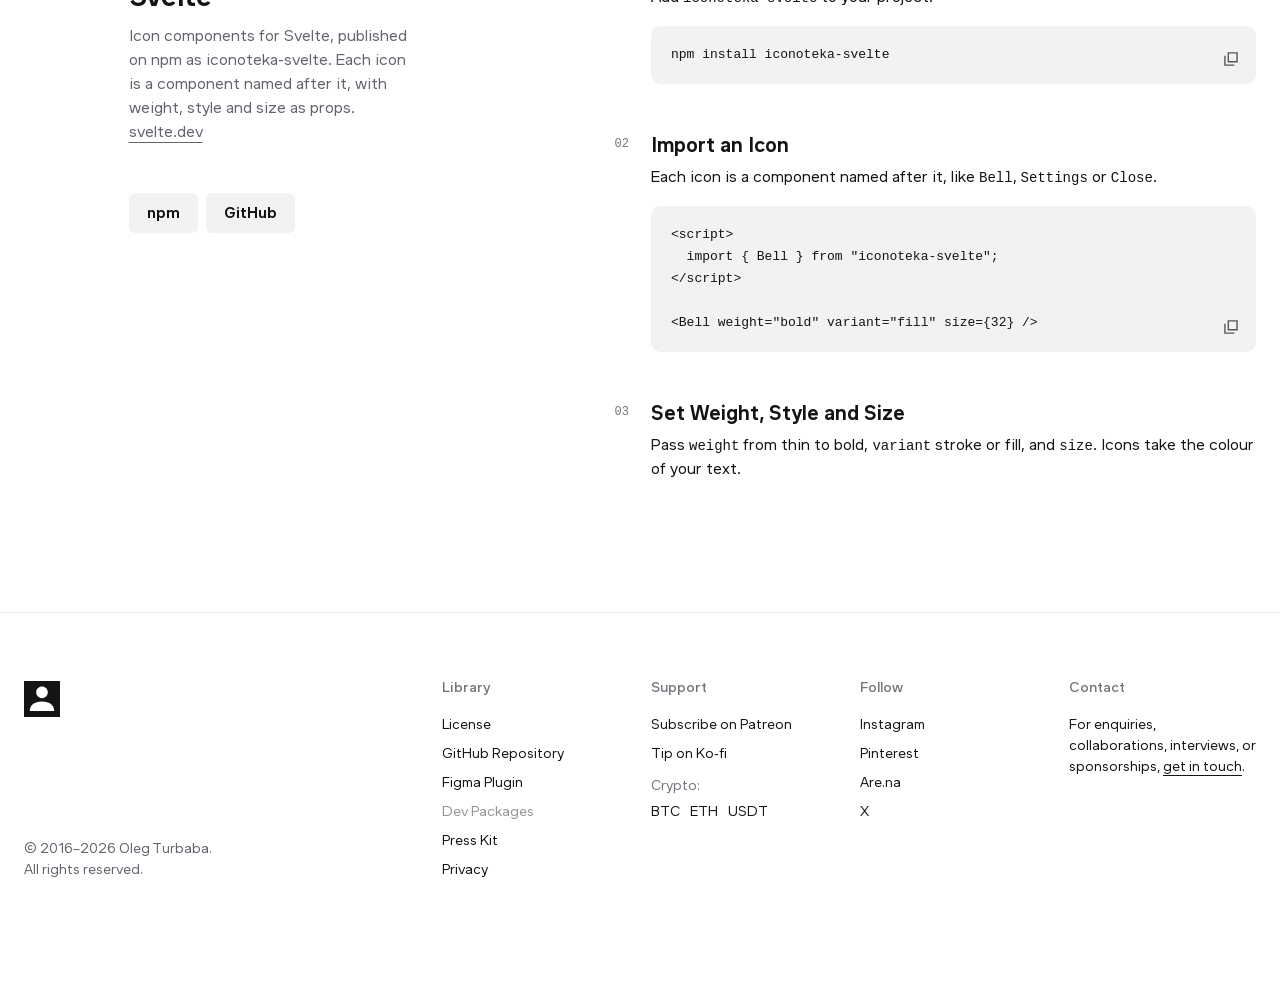
<file: packages/index.html>
<!DOCTYPE html>
<html lang="en">
<head>
<meta charset="UTF-8"/>
<title>Iconoteka Packages</title>
<meta name="robots" content="noindex"/>
<meta http-equiv="refresh" content="0; url=/dev.html#packages"/>
<link rel="canonical" href="https://iconoteka.com/dev.html"/>
<script>location.replace('/dev.html#packages');</script>
</head>
<body><p>Redirecting to <a href="/dev.html#packages">the packages</a>…</p></body>
</html>
</file>
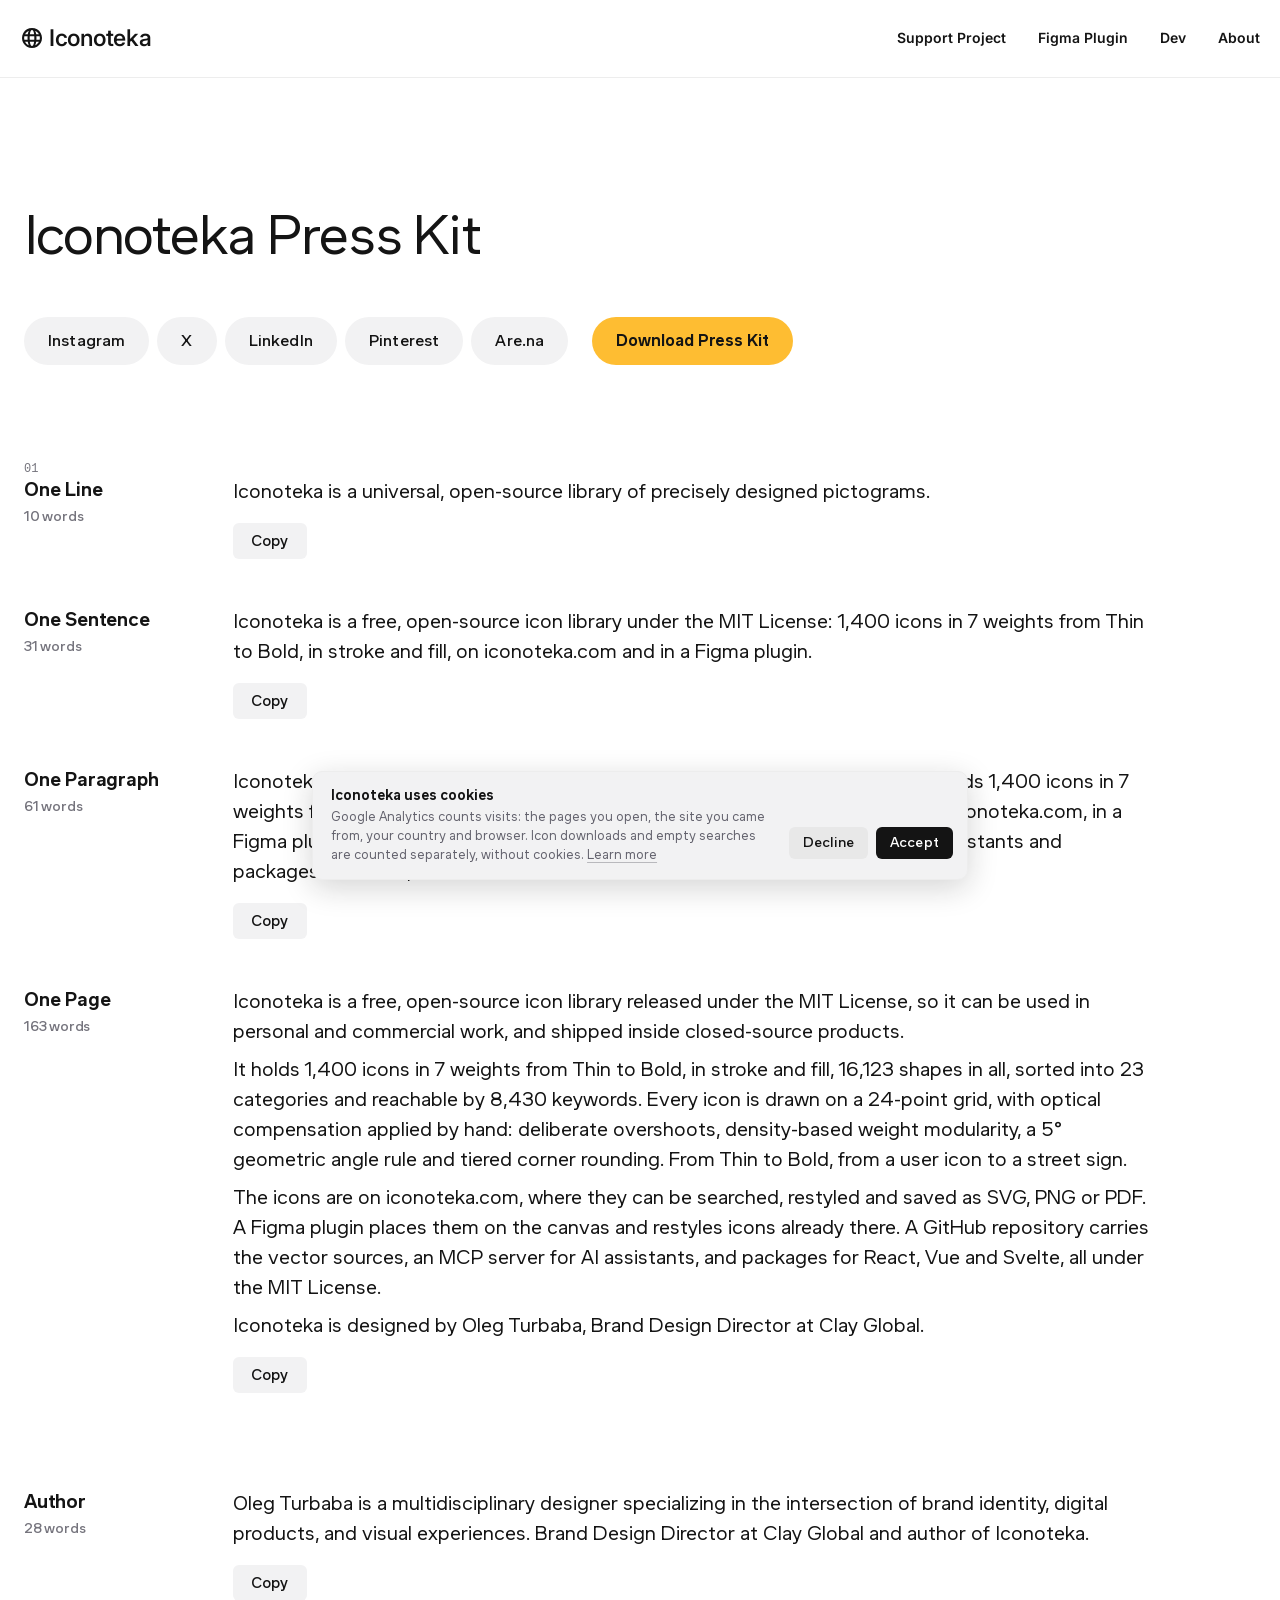
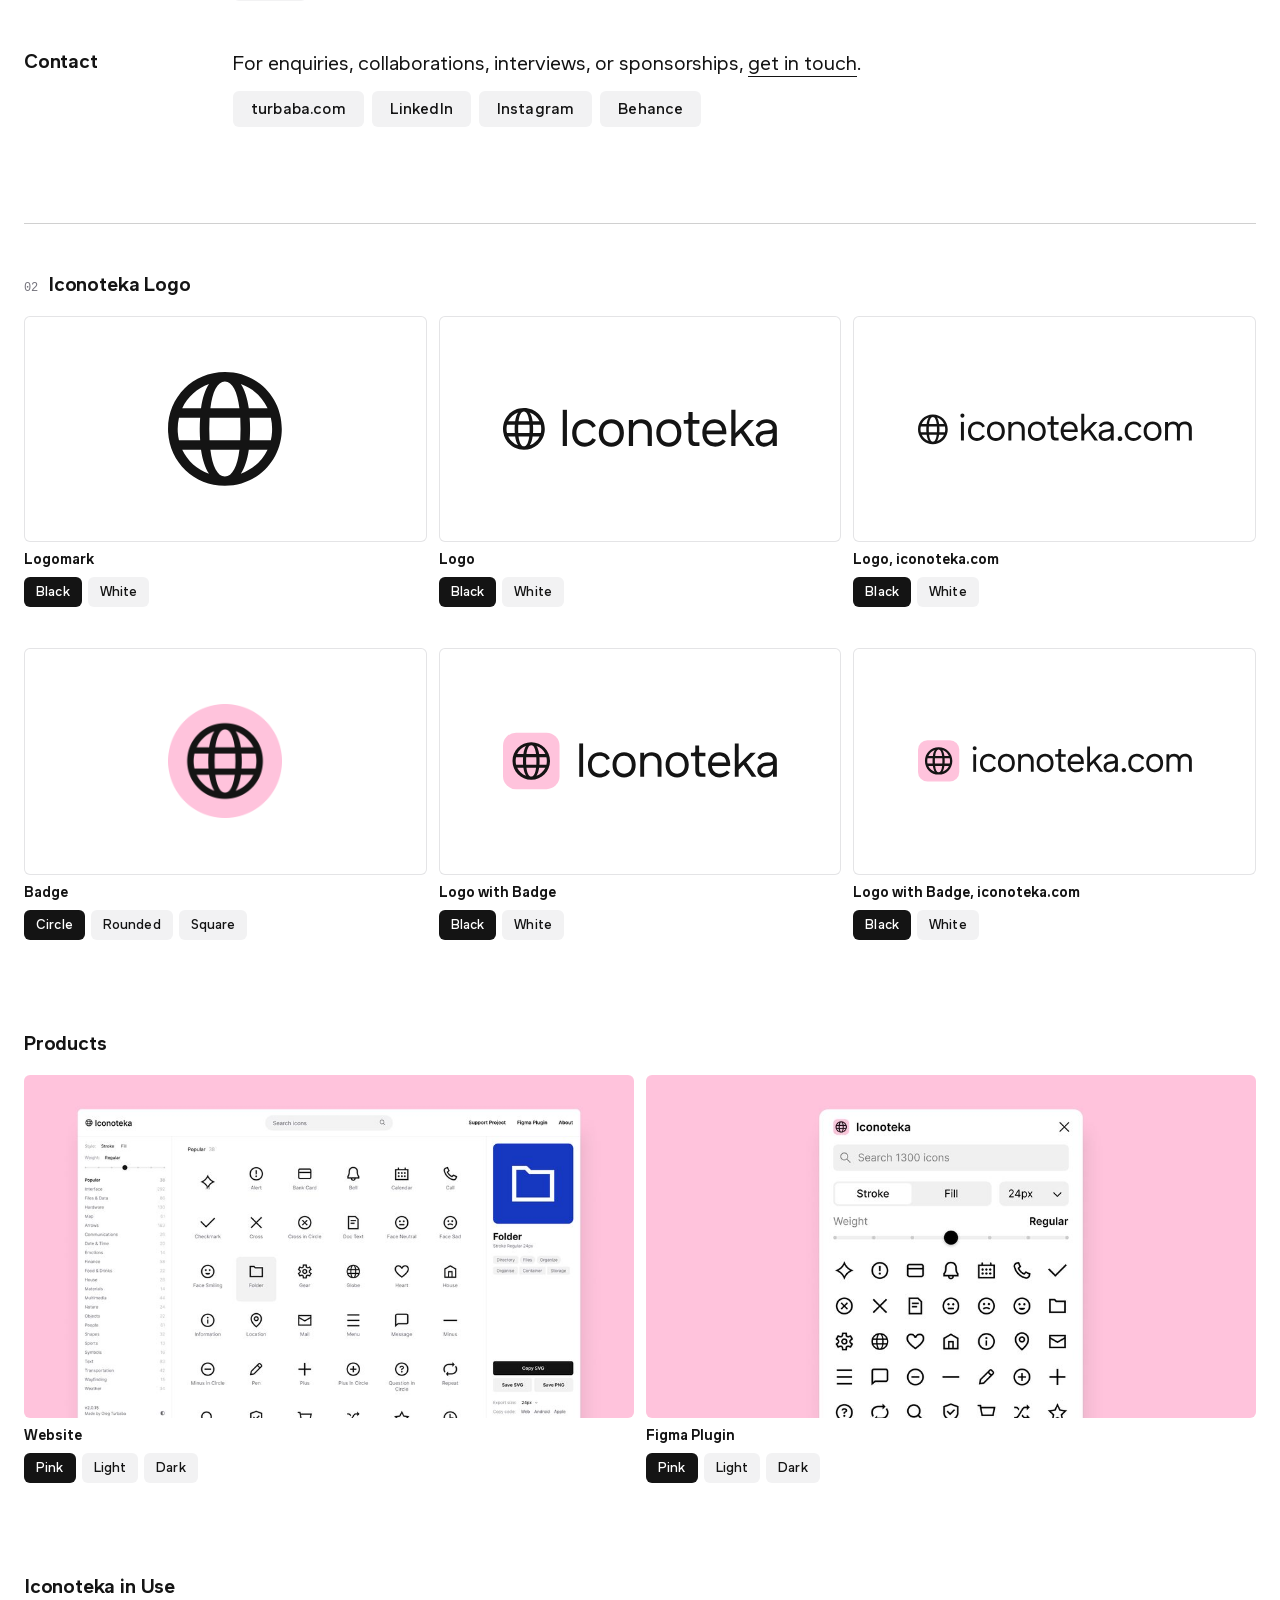
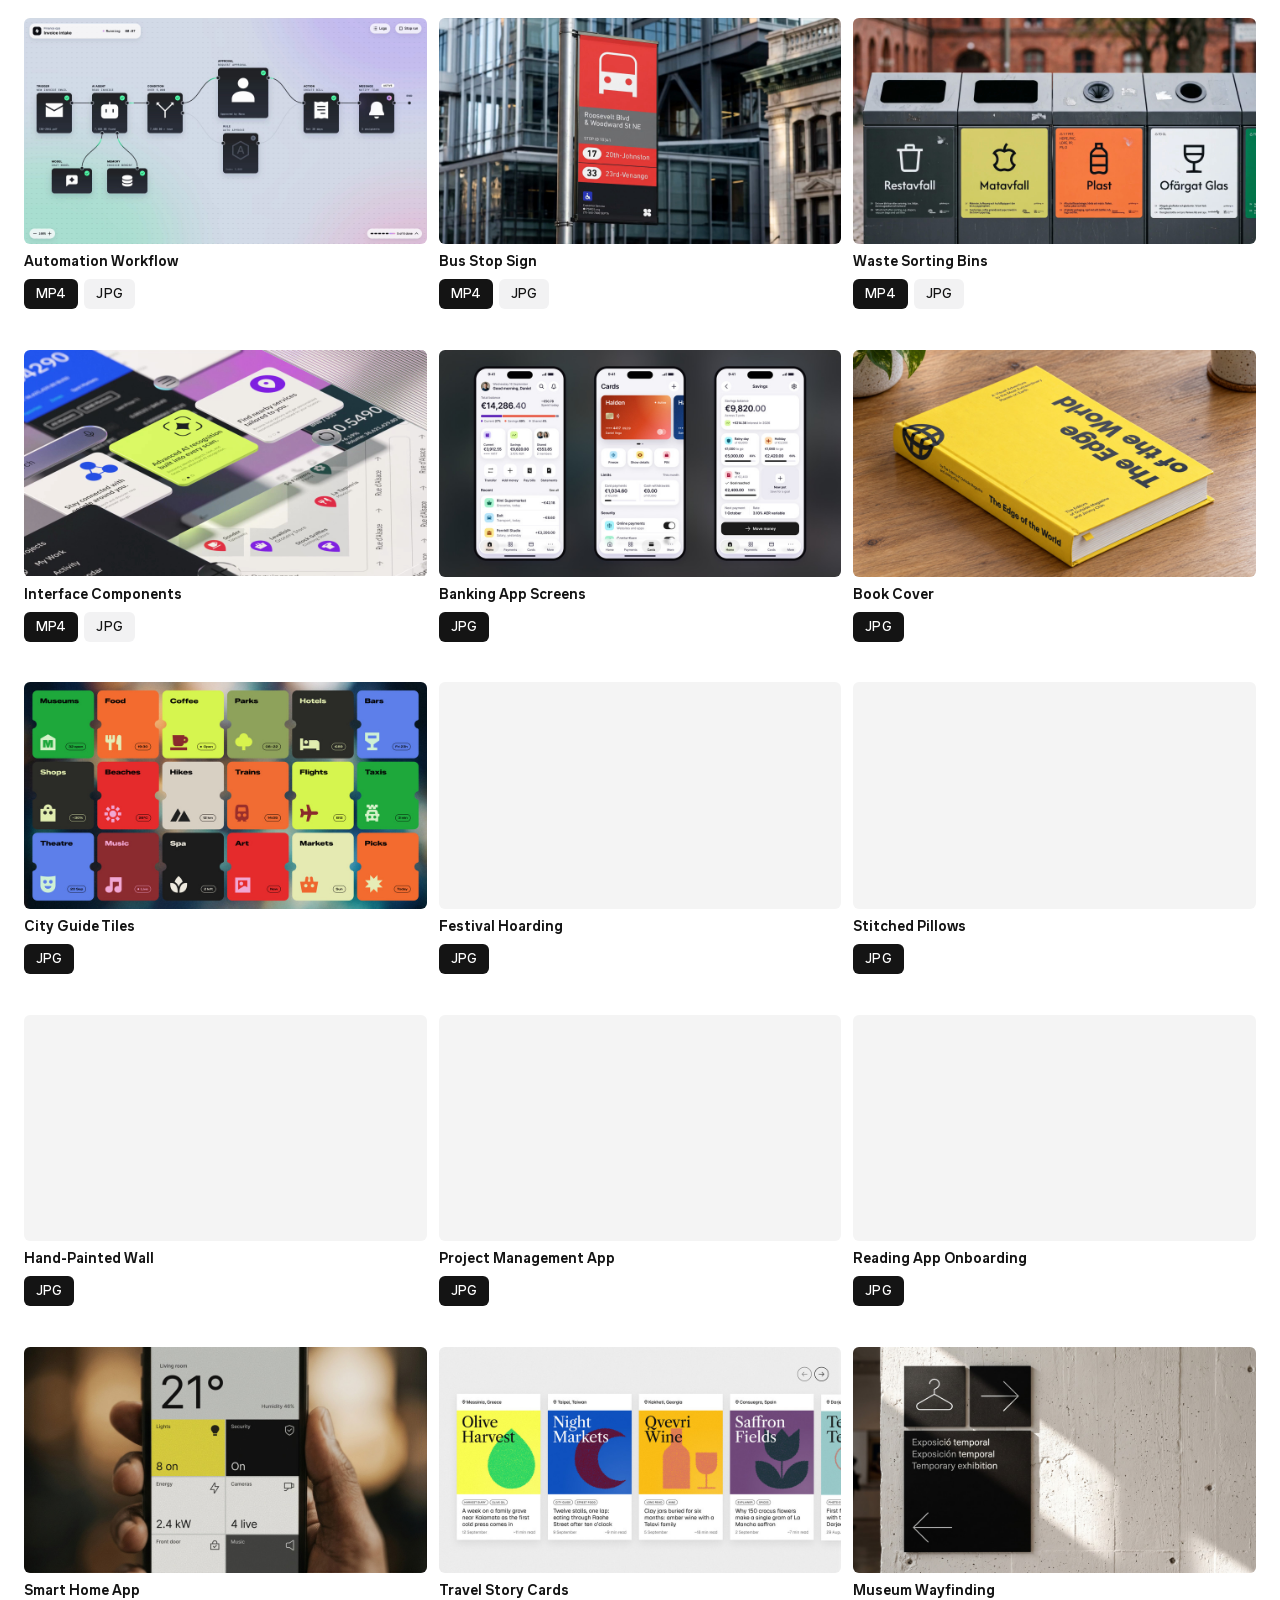
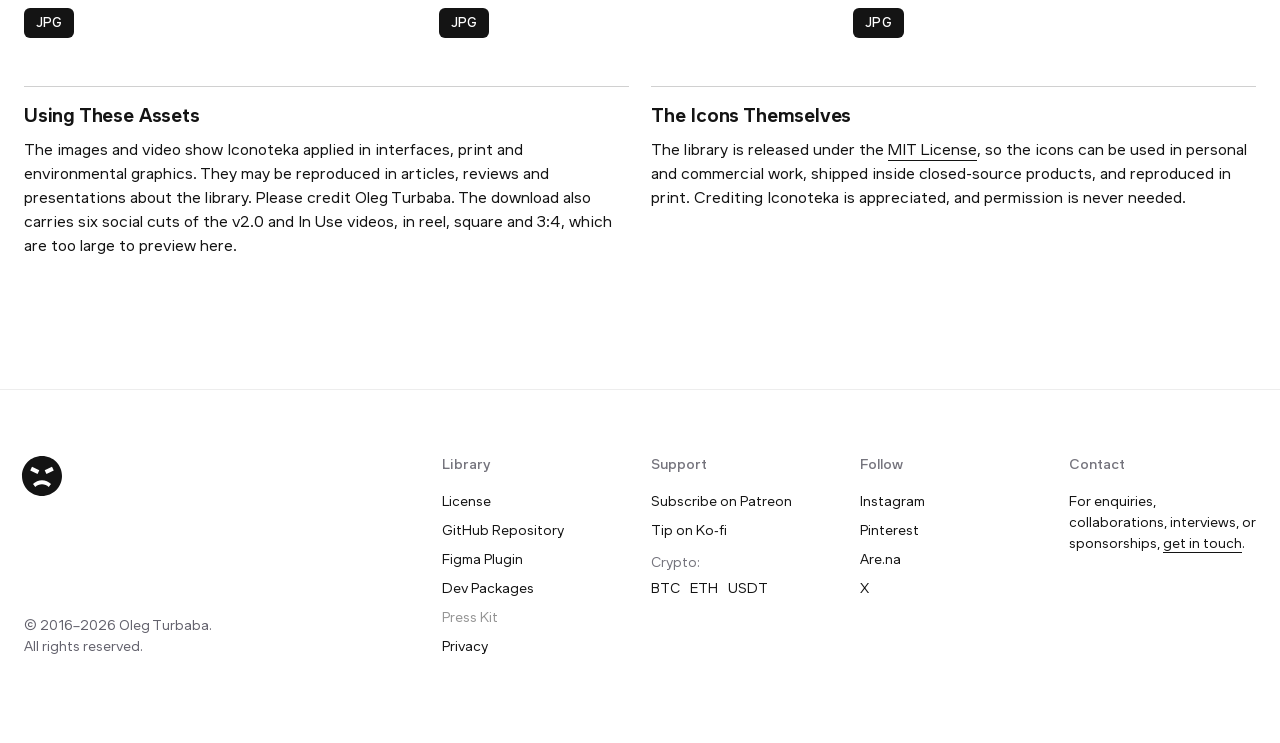
<file: press/index.html>
<!DOCTYPE html>
<html lang="en">
<head>
<meta charset="UTF-8"/>
<title>Iconoteka Press Kit</title>
<meta name="robots" content="noindex"/>
<meta http-equiv="refresh" content="0; url=/press.html"/>
<link rel="canonical" href="https://iconoteka.com/press.html"/>
<script>location.replace('/press.html');</script>
</head>
<body><p>Redirecting to <a href="/press.html">the Press Kit</a>…</p></body>
</html>
</file>
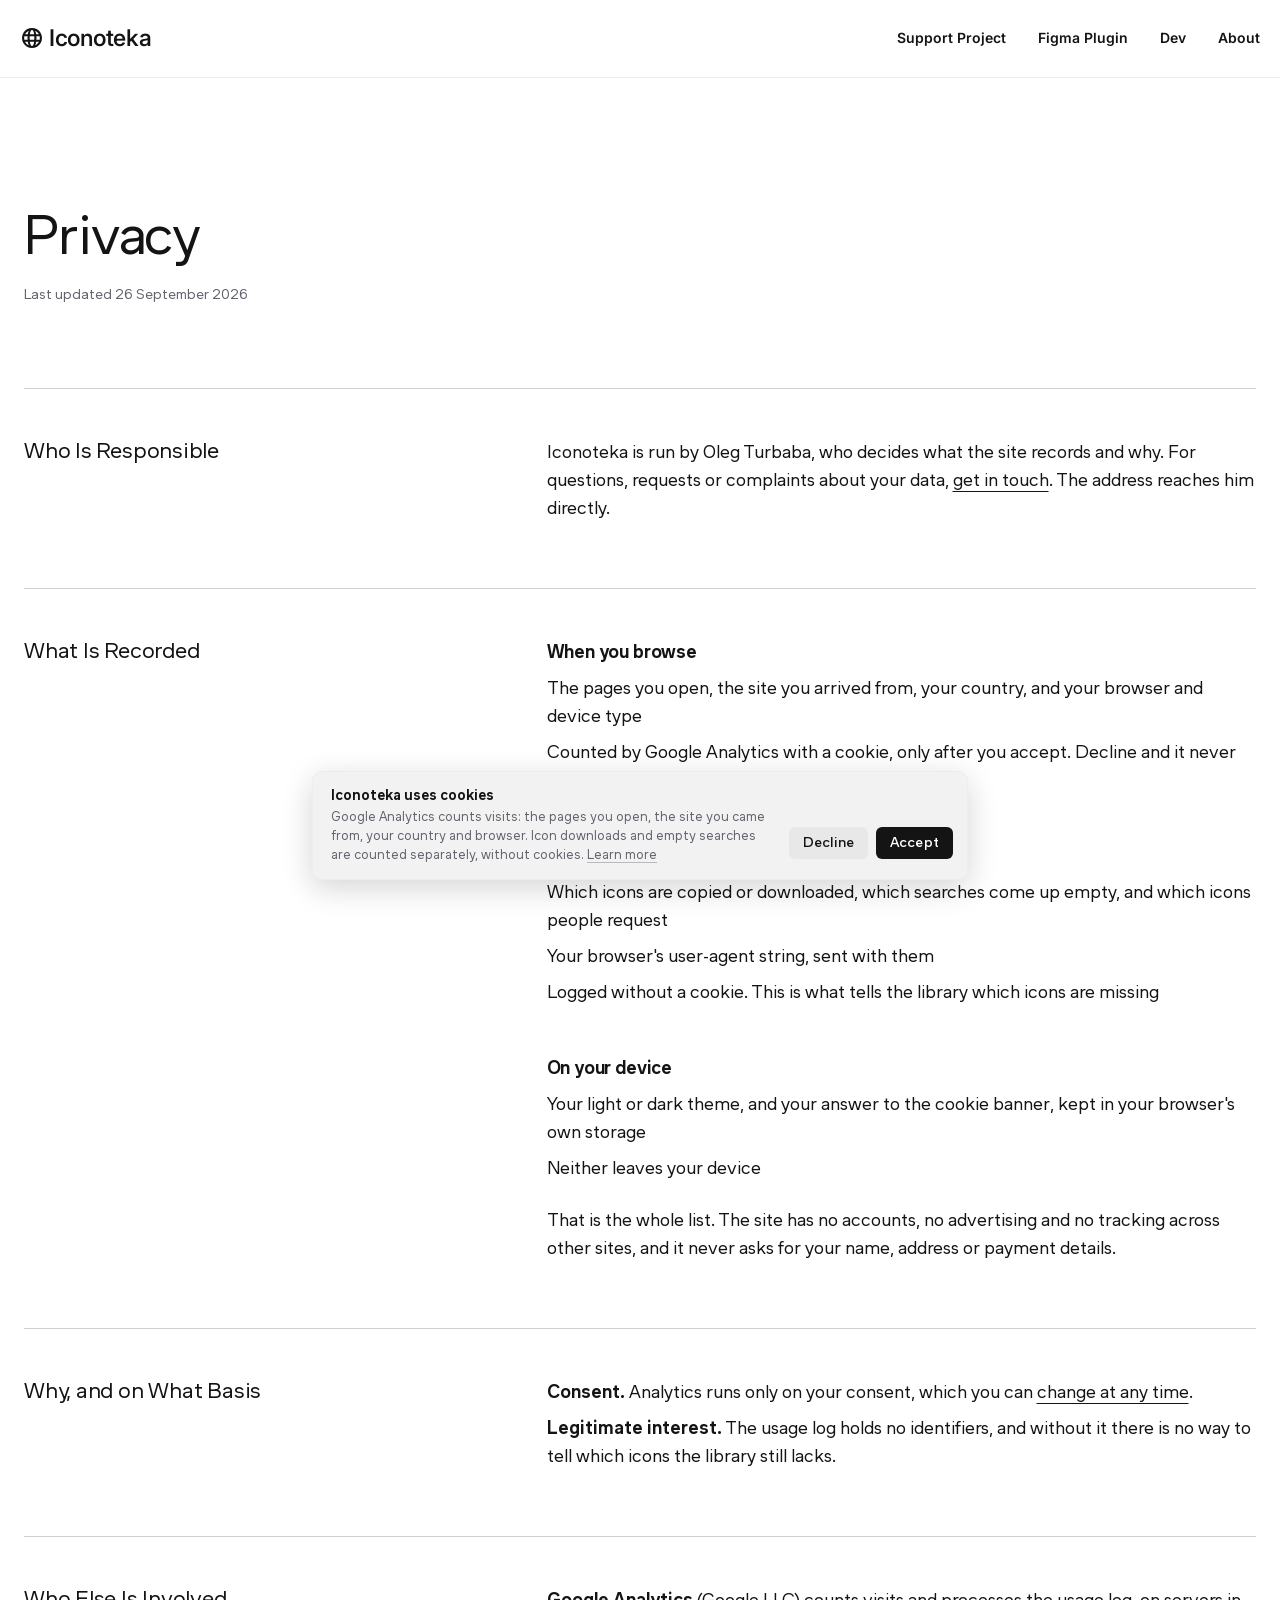
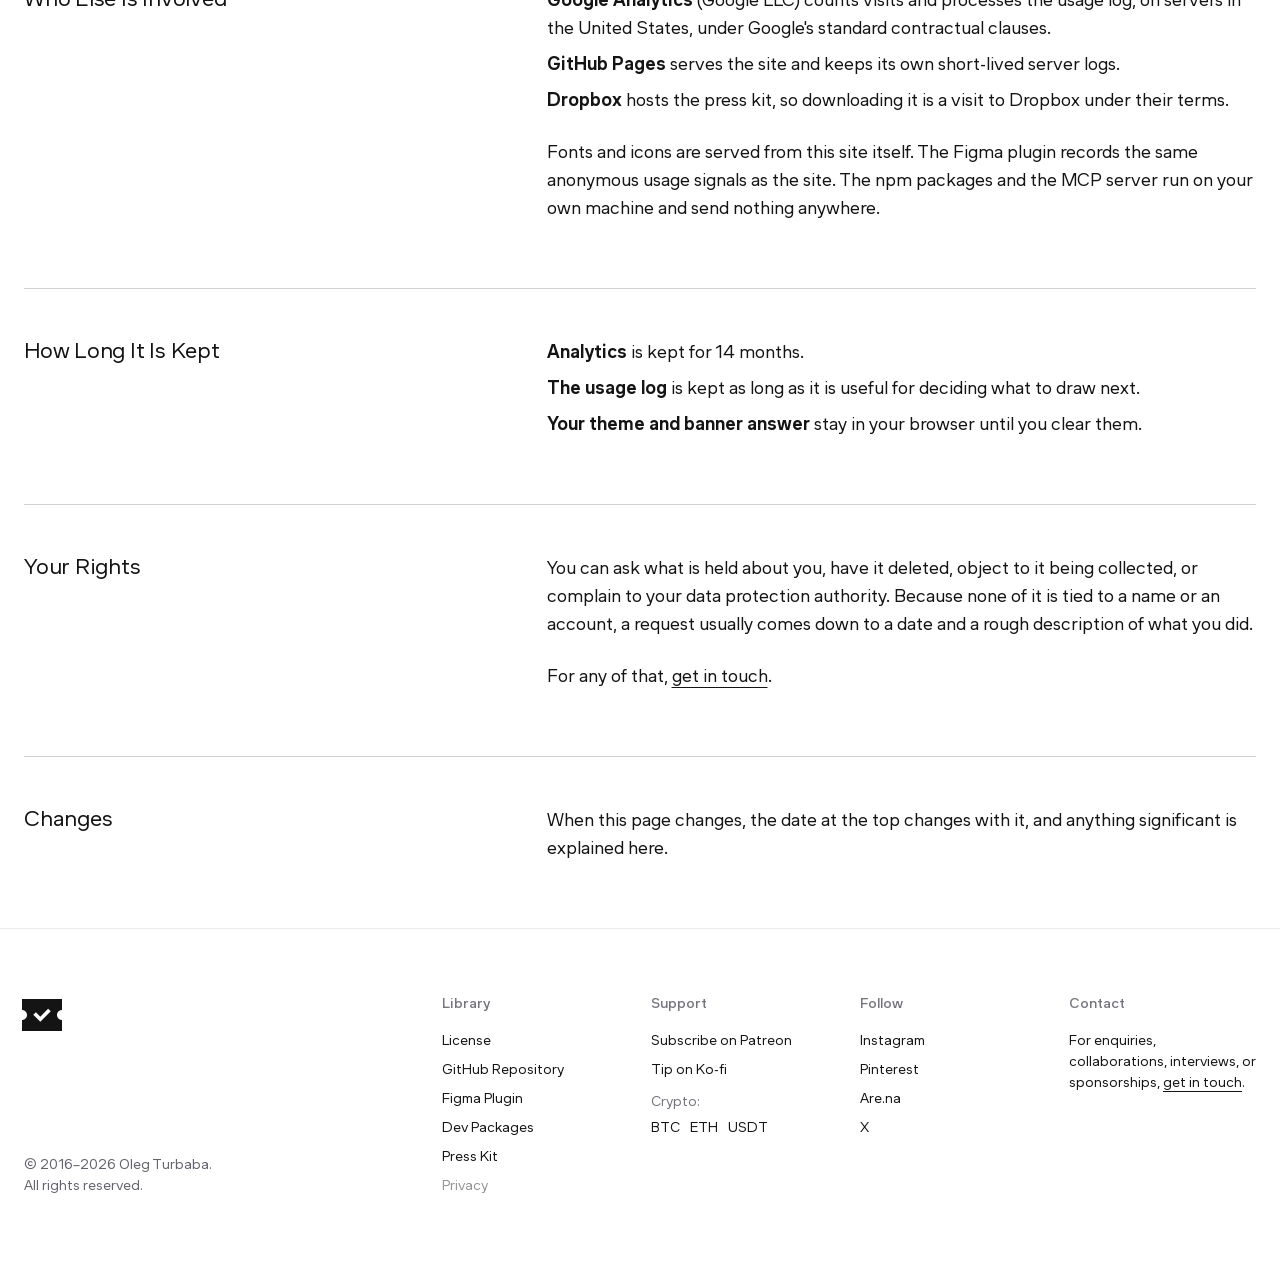
<file: privacy/index.html>
<!DOCTYPE html>
<html lang="en">
<head>
<meta charset="UTF-8"/>
<title>Iconoteka Privacy</title>
<meta name="robots" content="noindex"/>
<meta http-equiv="refresh" content="0; url=/privacy.html"/>
<link rel="canonical" href="https://iconoteka.com/privacy.html"/>
<script>location.replace('/privacy.html');</script>
</head>
<body><p>Redirecting to <a href="/privacy.html">Privacy</a>…</p></body>
</html>
</file>
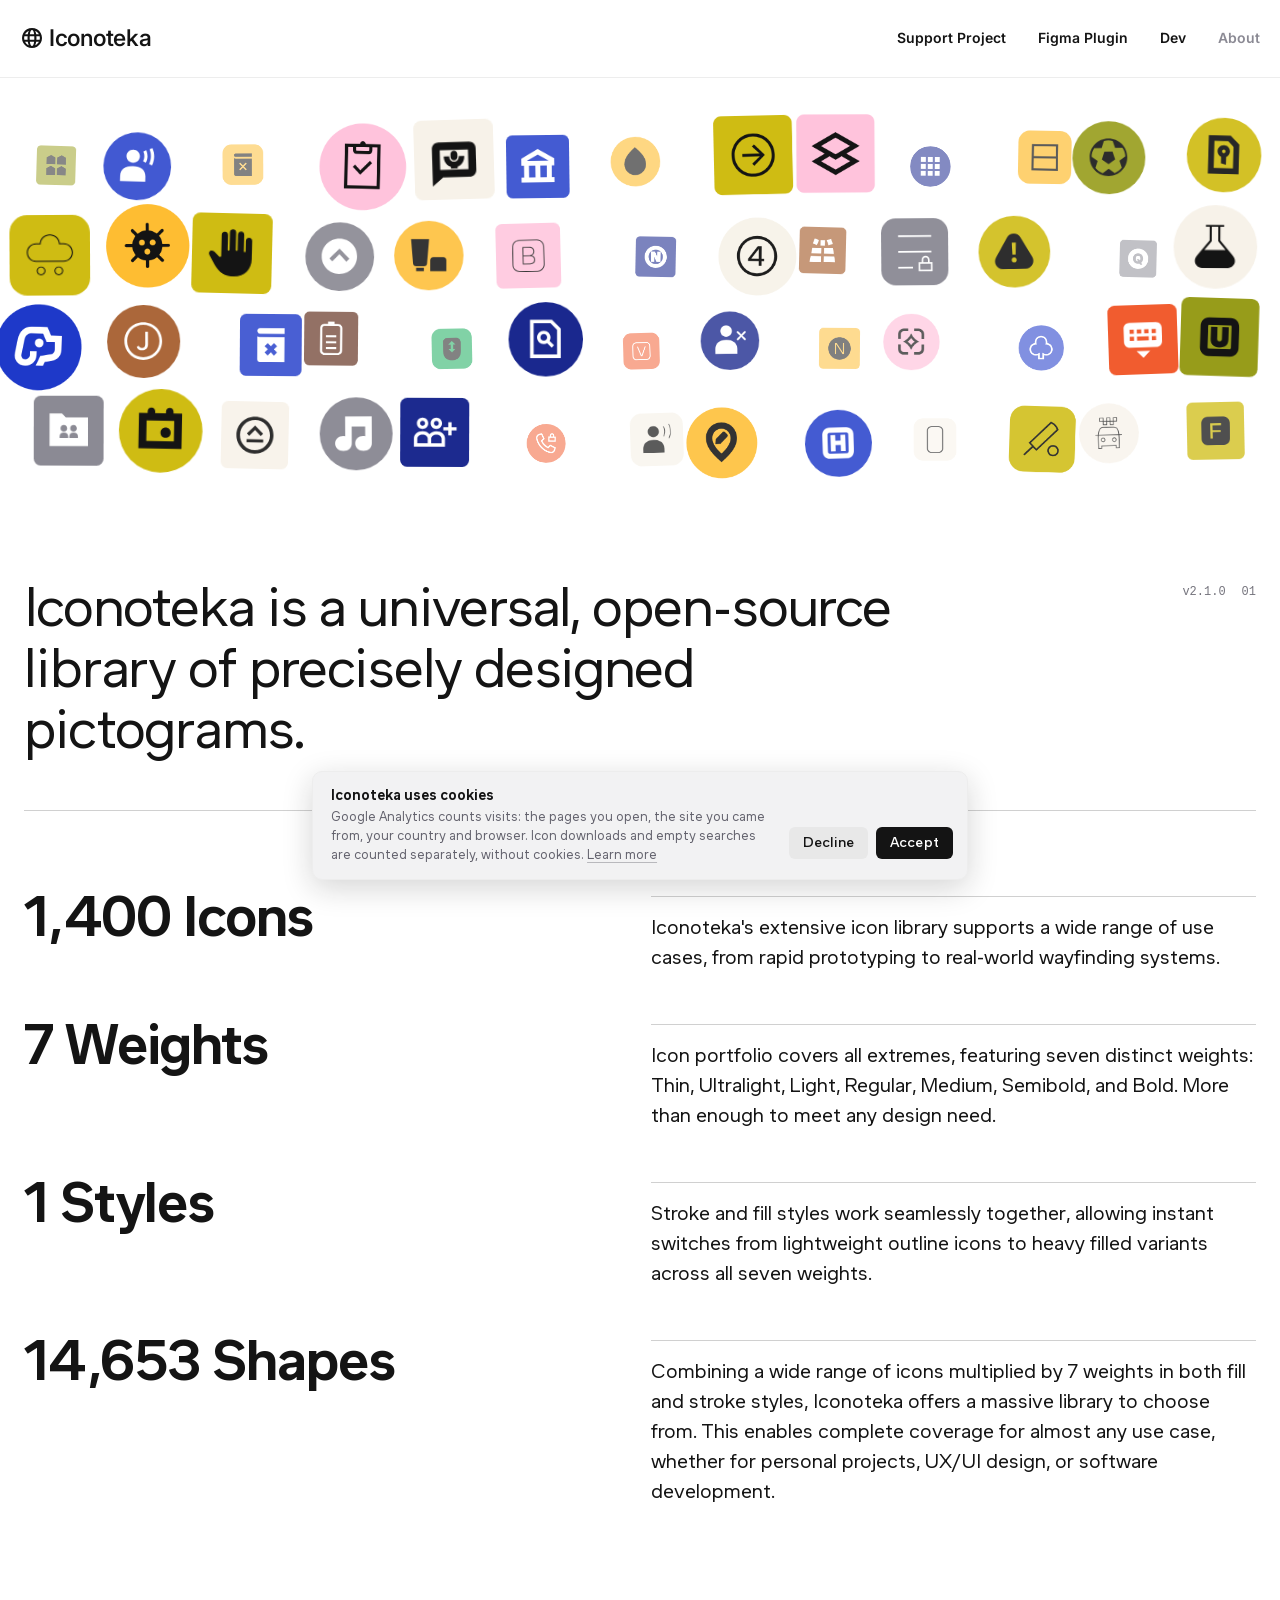
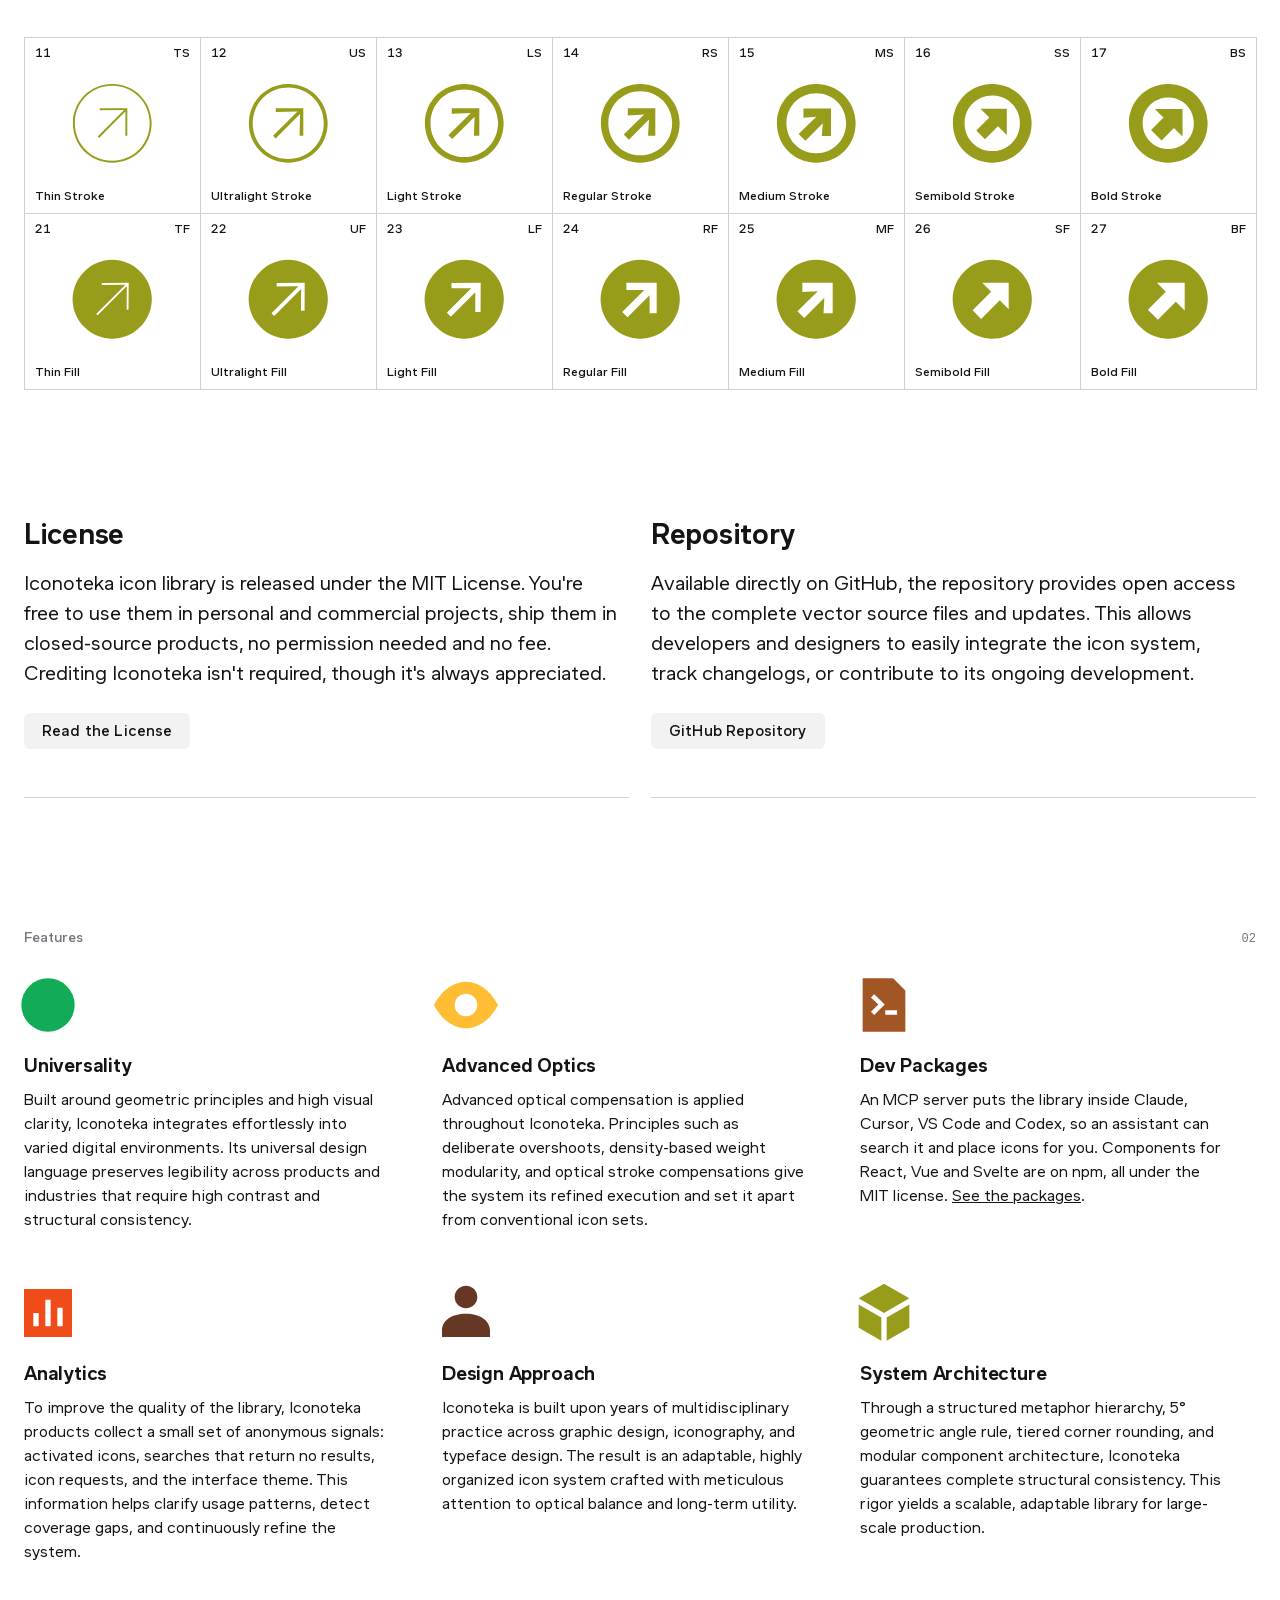
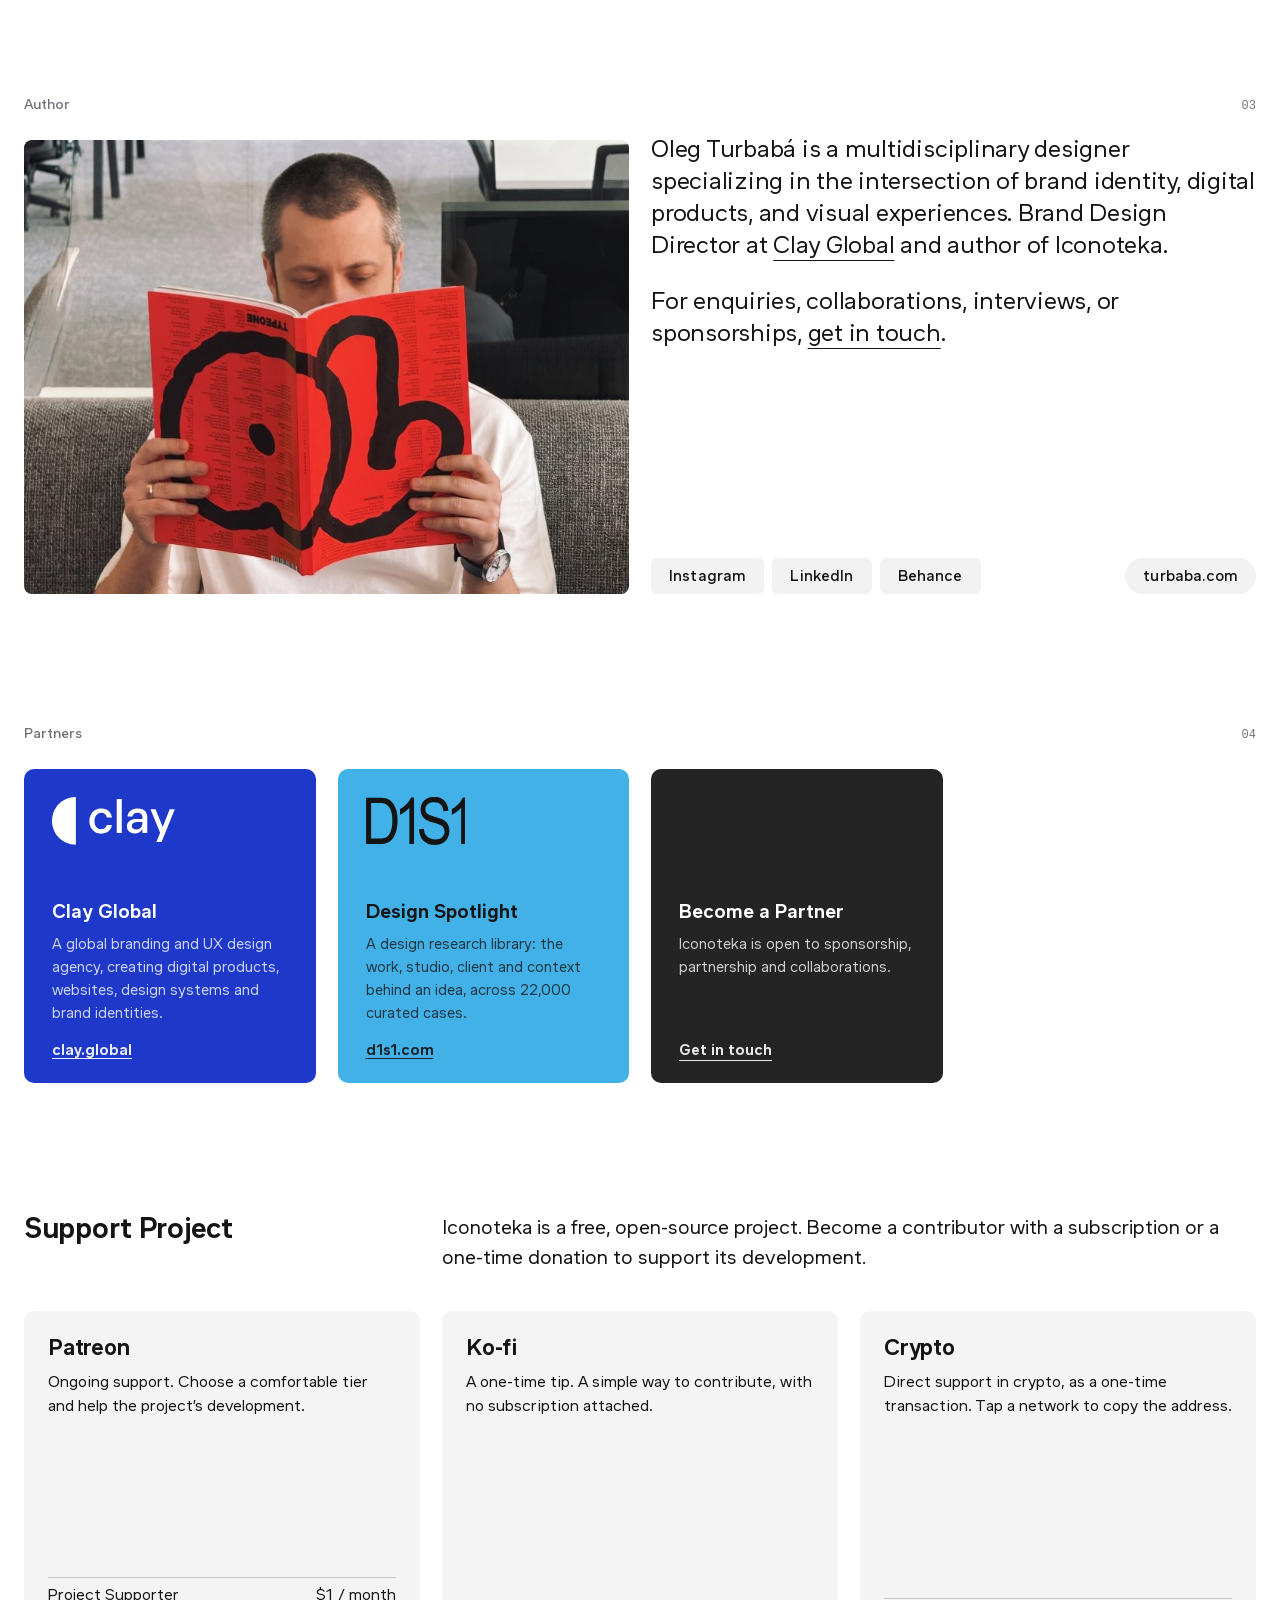
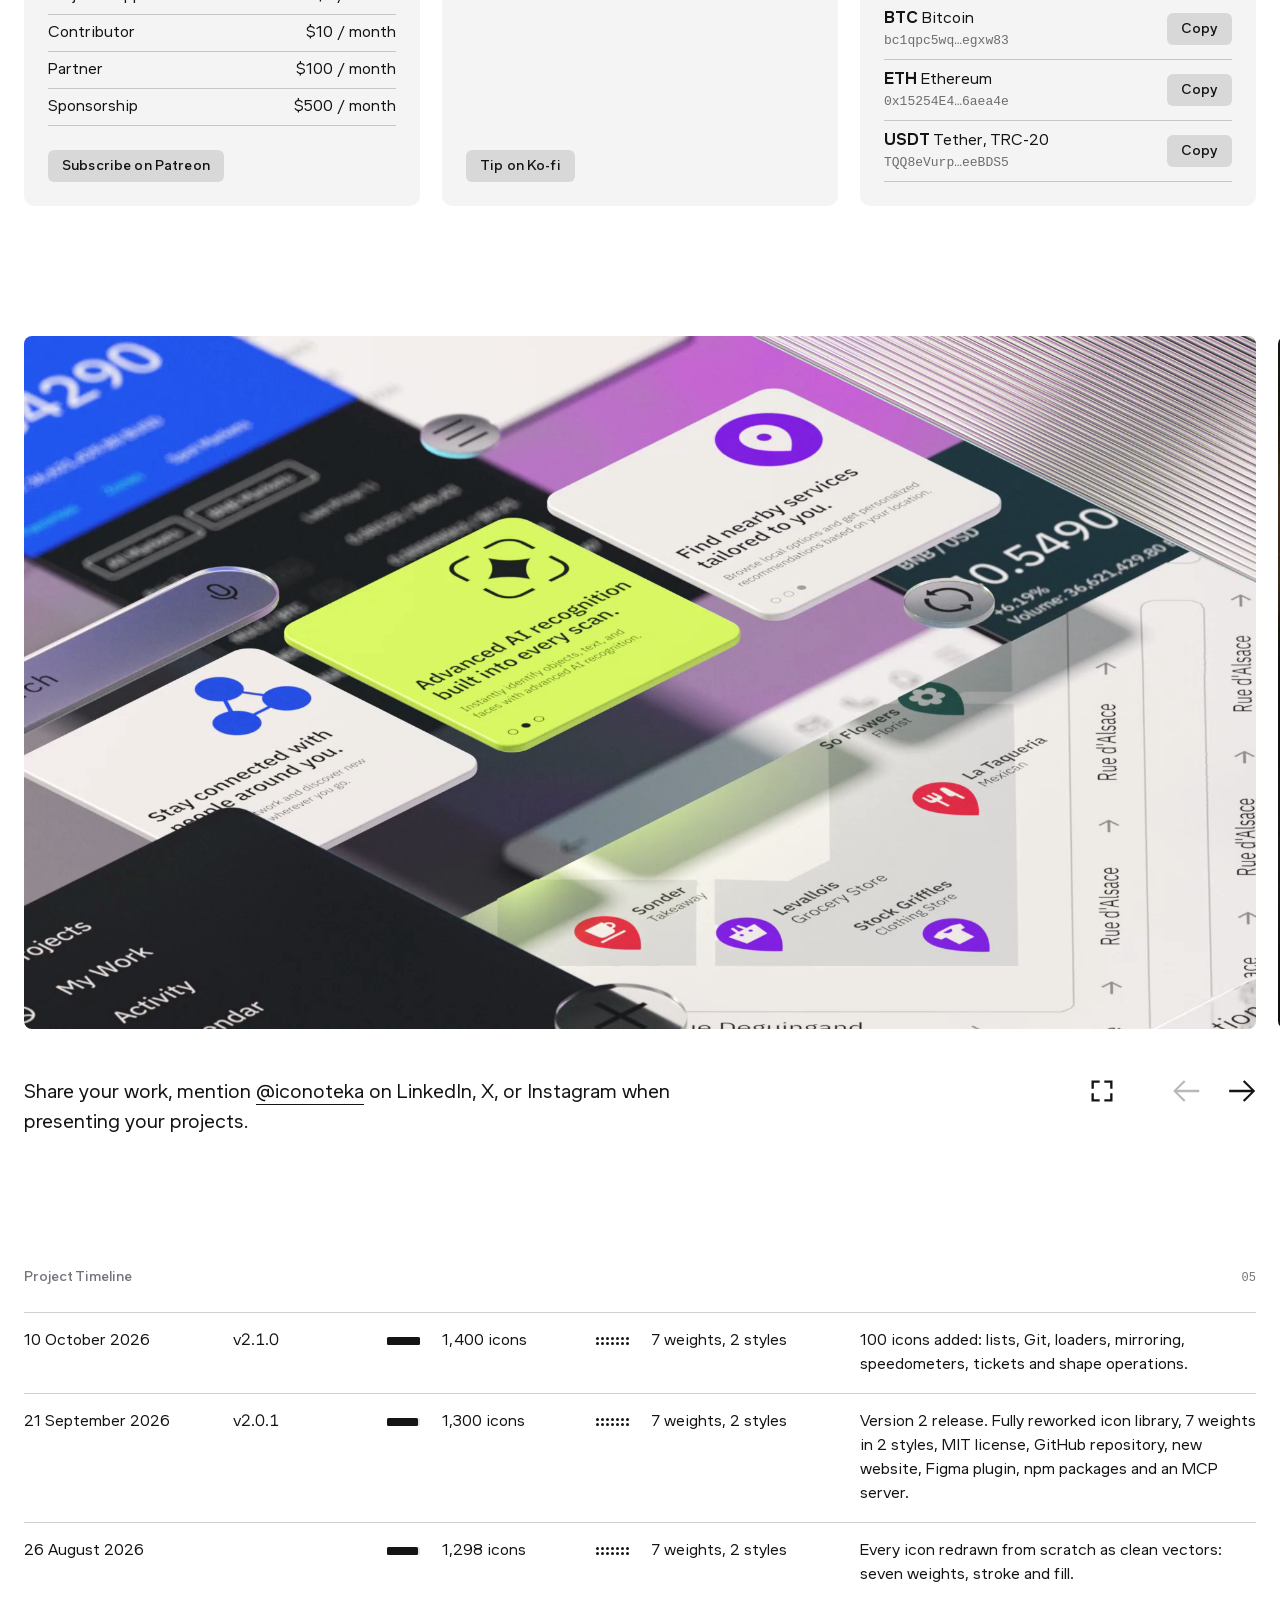
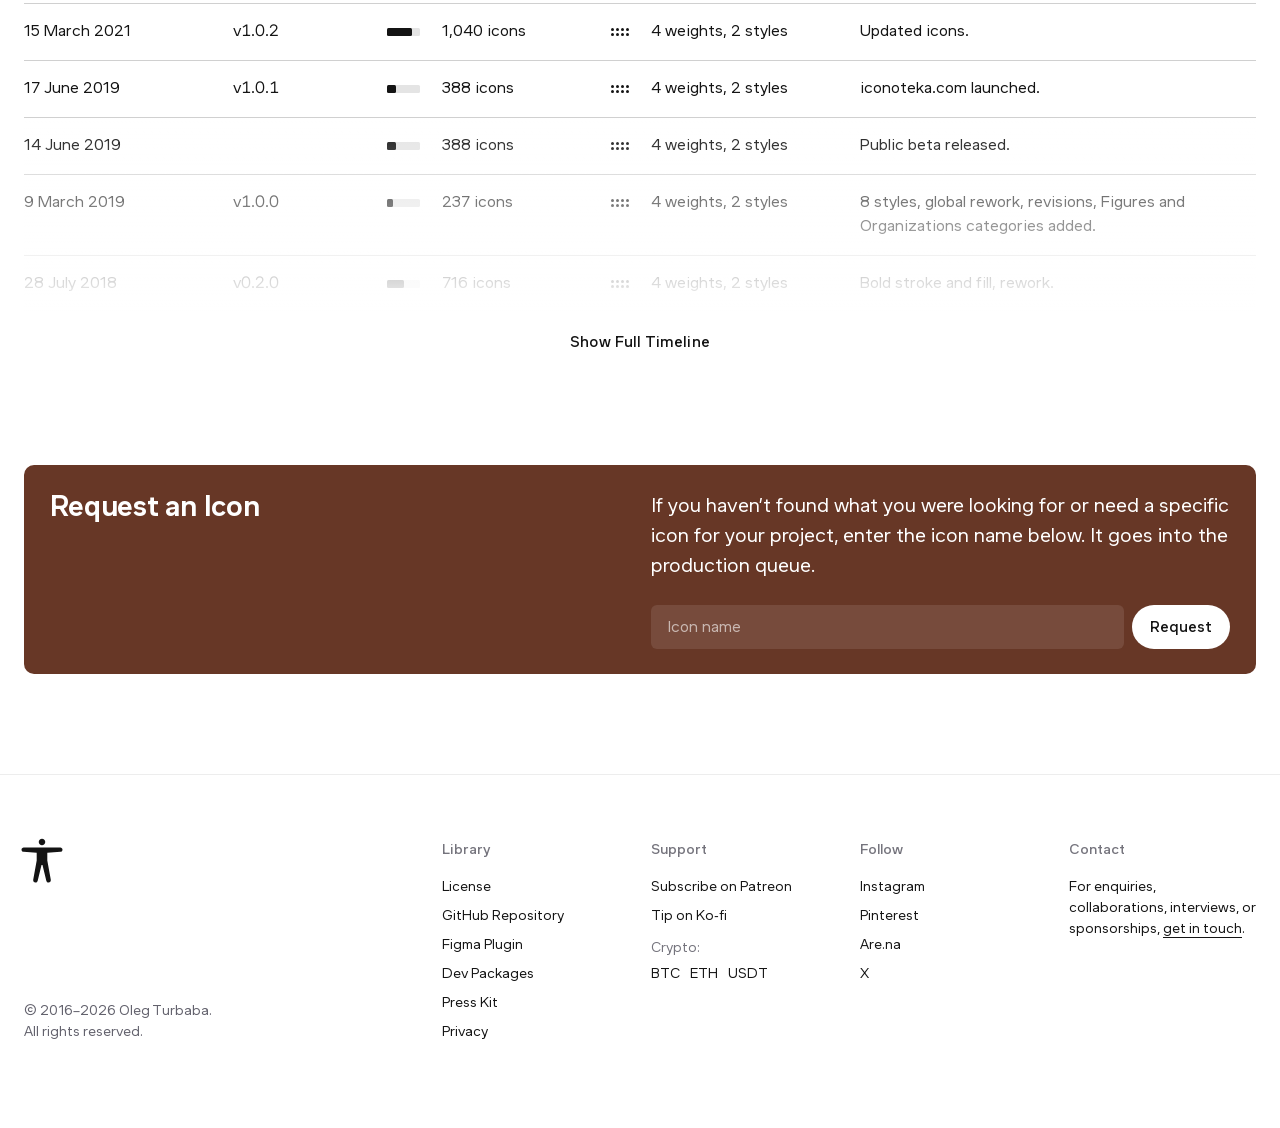
<file: support/index.html>
<!DOCTYPE html>
<html lang="en">
<head>
<meta charset="UTF-8"/>
<title>Support Iconoteka</title>
<meta name="robots" content="noindex"/>
<meta http-equiv="refresh" content="0; url=/about.html#support"/>
<link rel="canonical" href="https://iconoteka.com/about.html#support"/>
<script>location.replace('/about.html#support');</script>
</head>
<body><p>Redirecting to <a href="/about.html#support">the Support section</a>…</p></body>
</html>
</file>
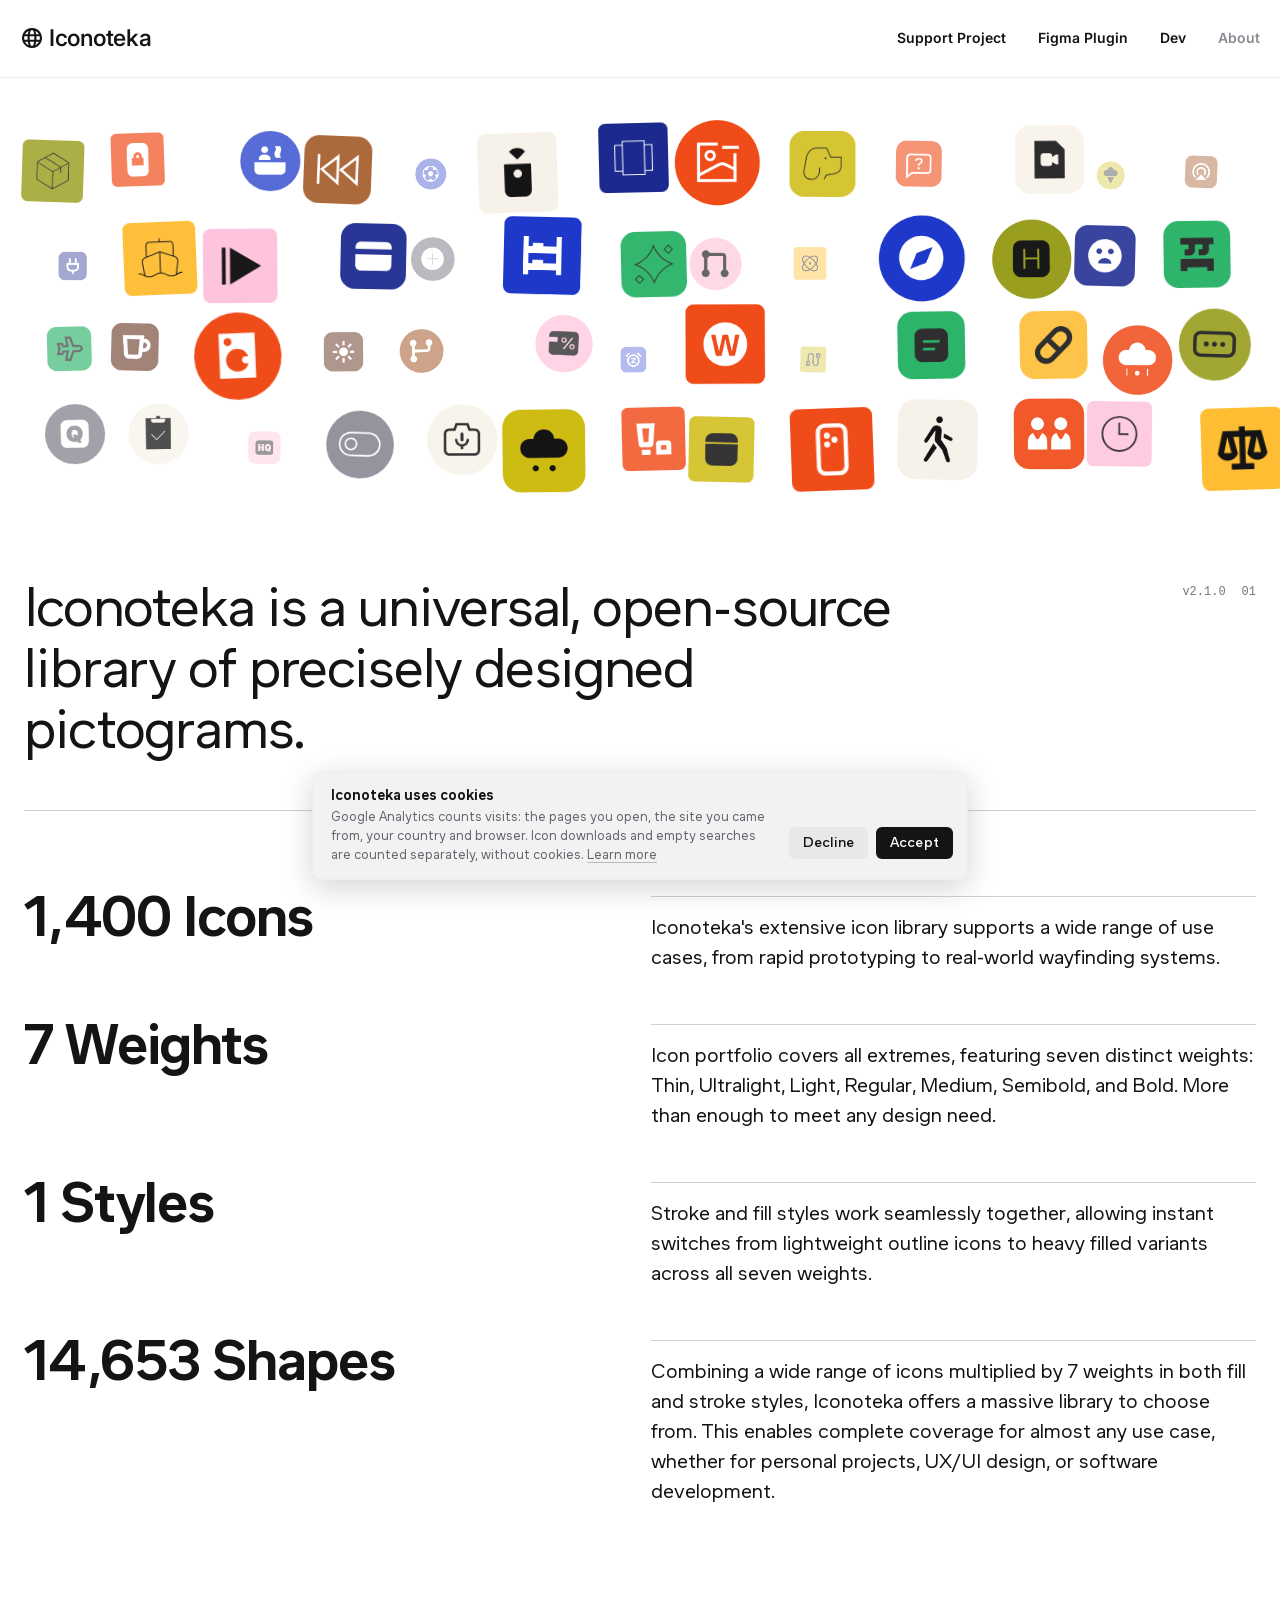
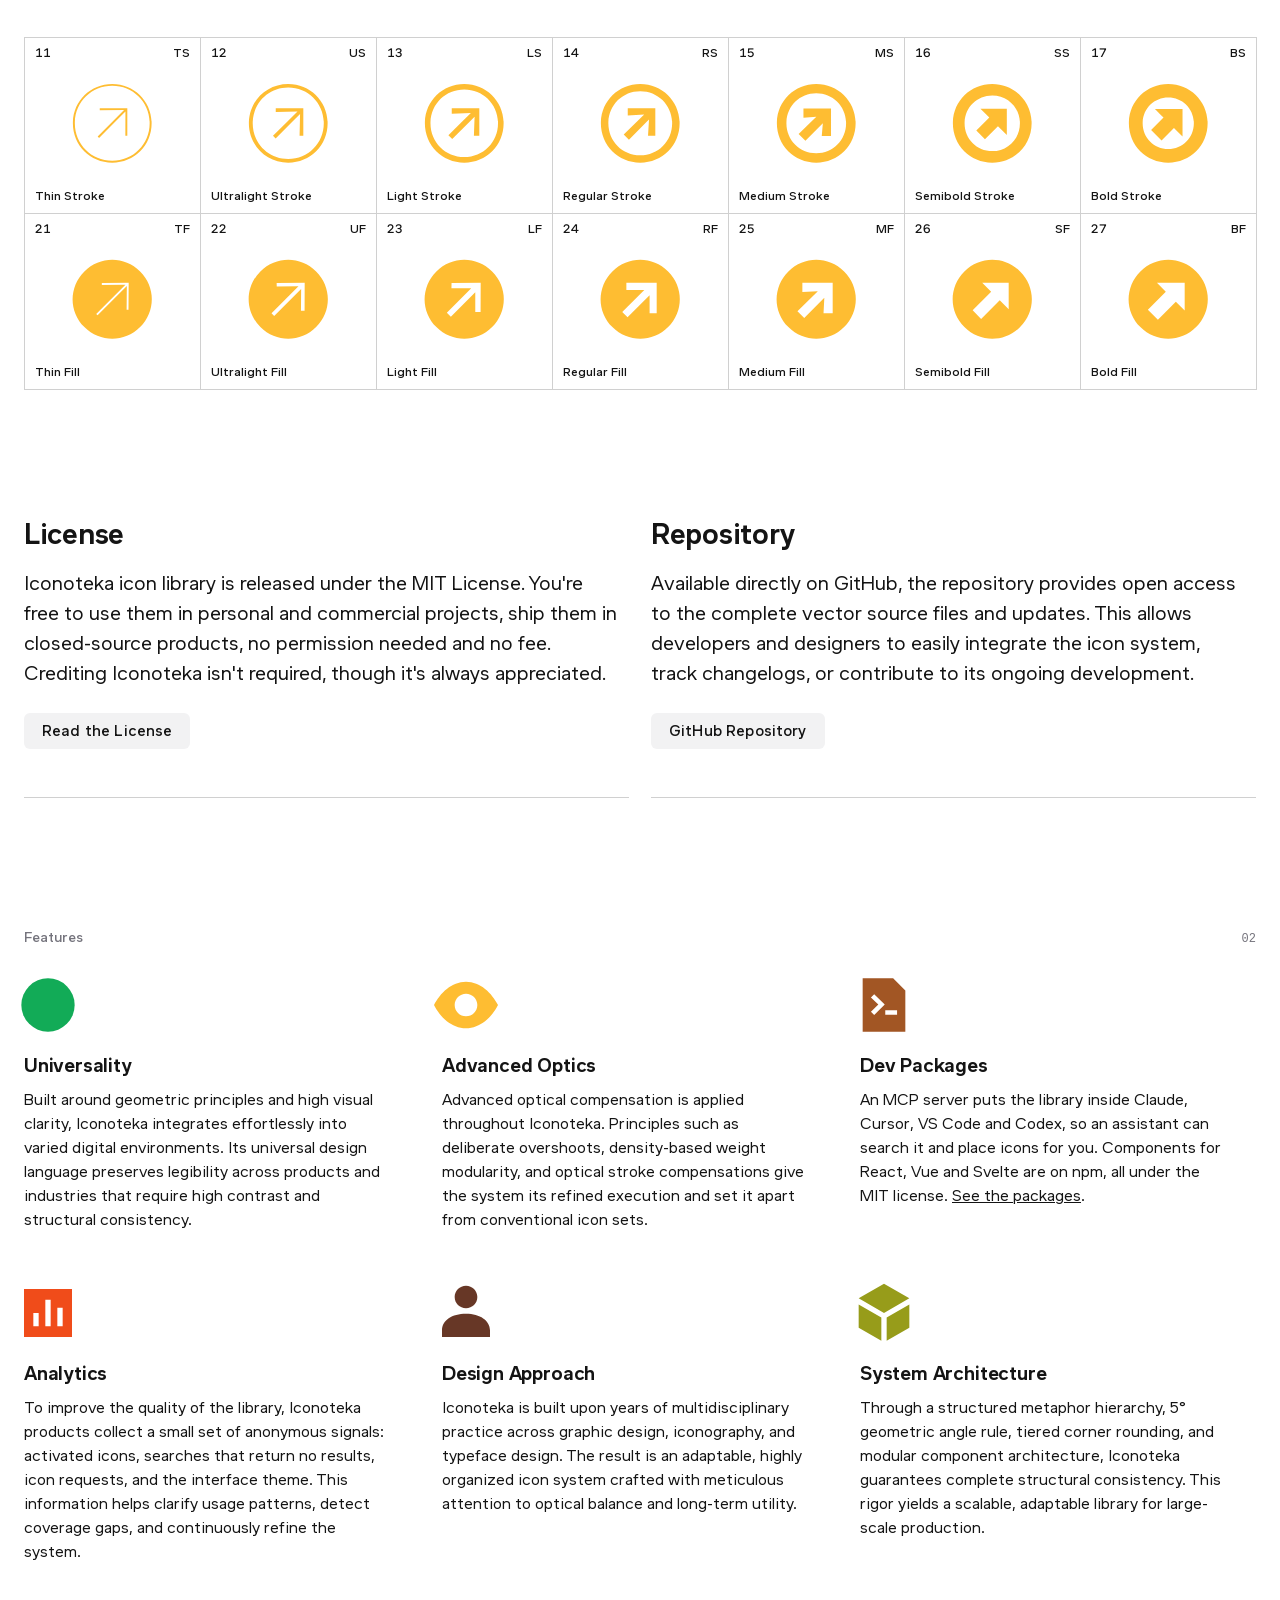
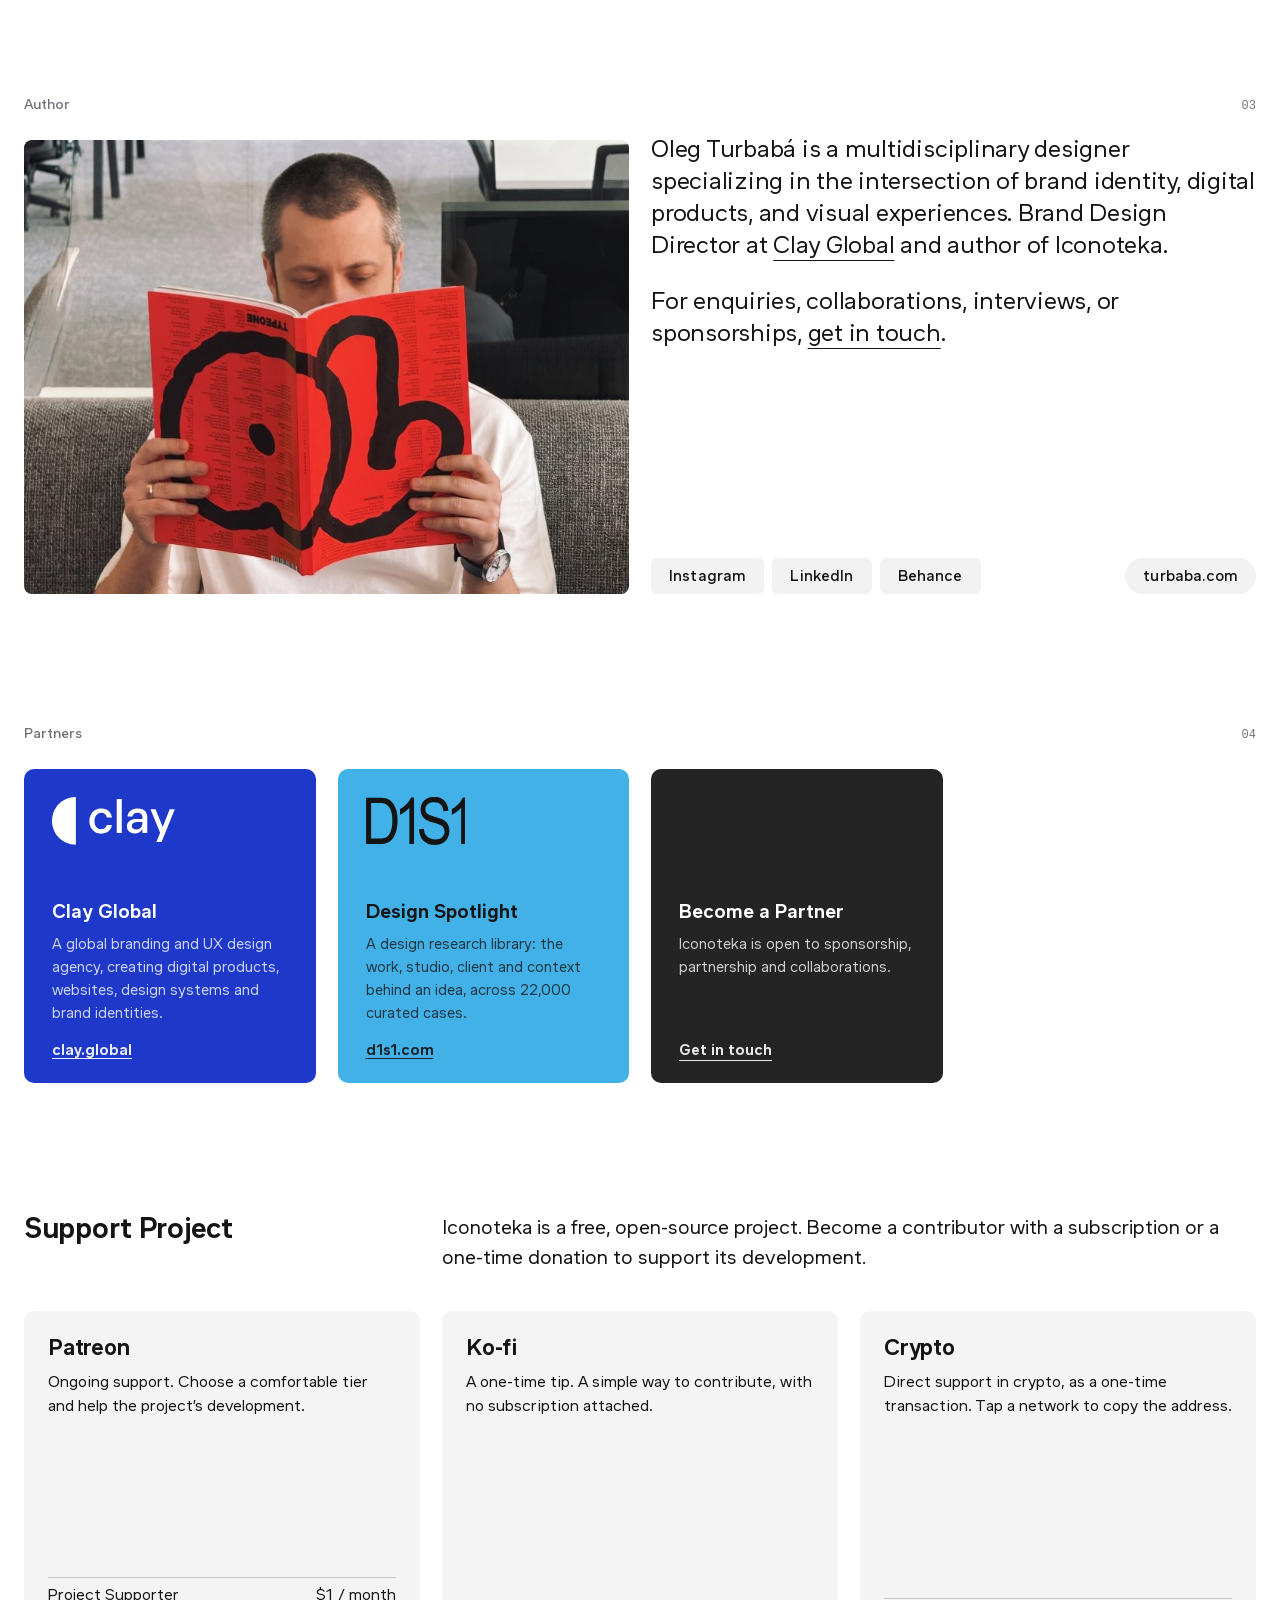
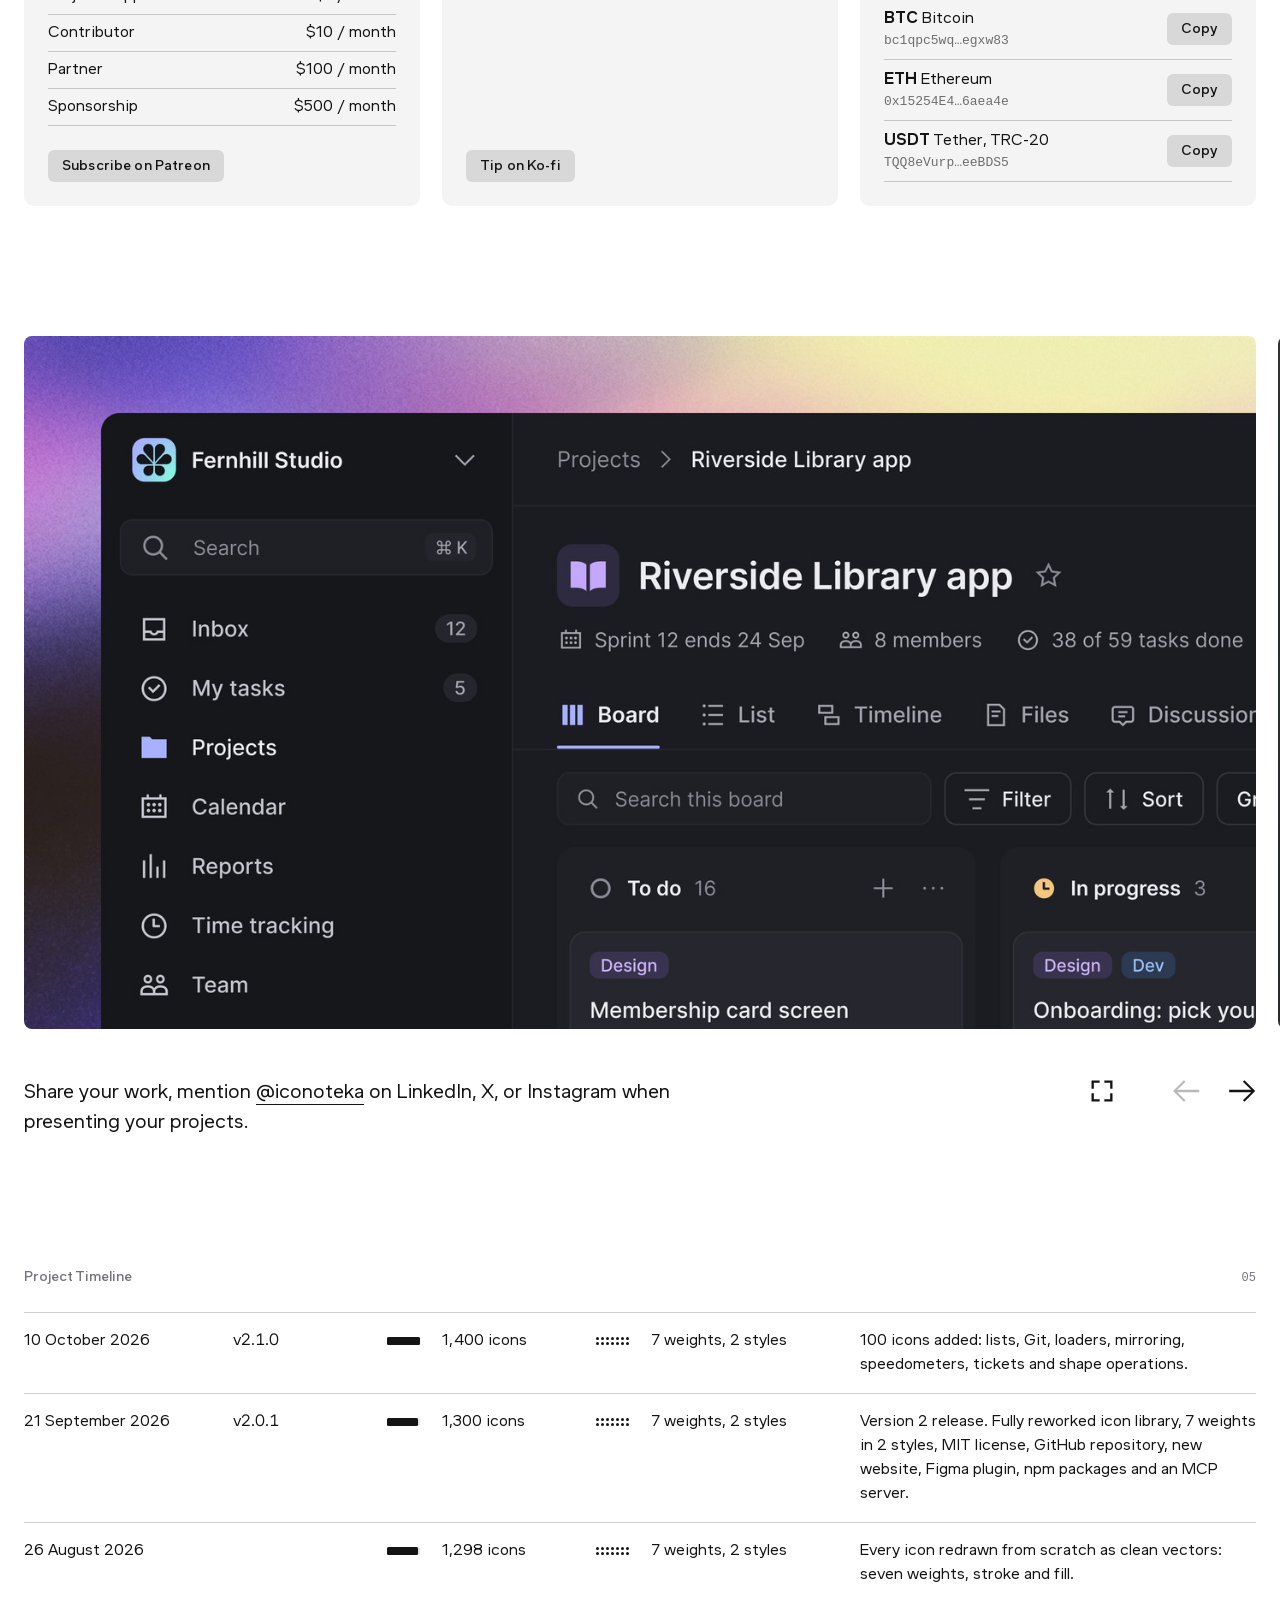
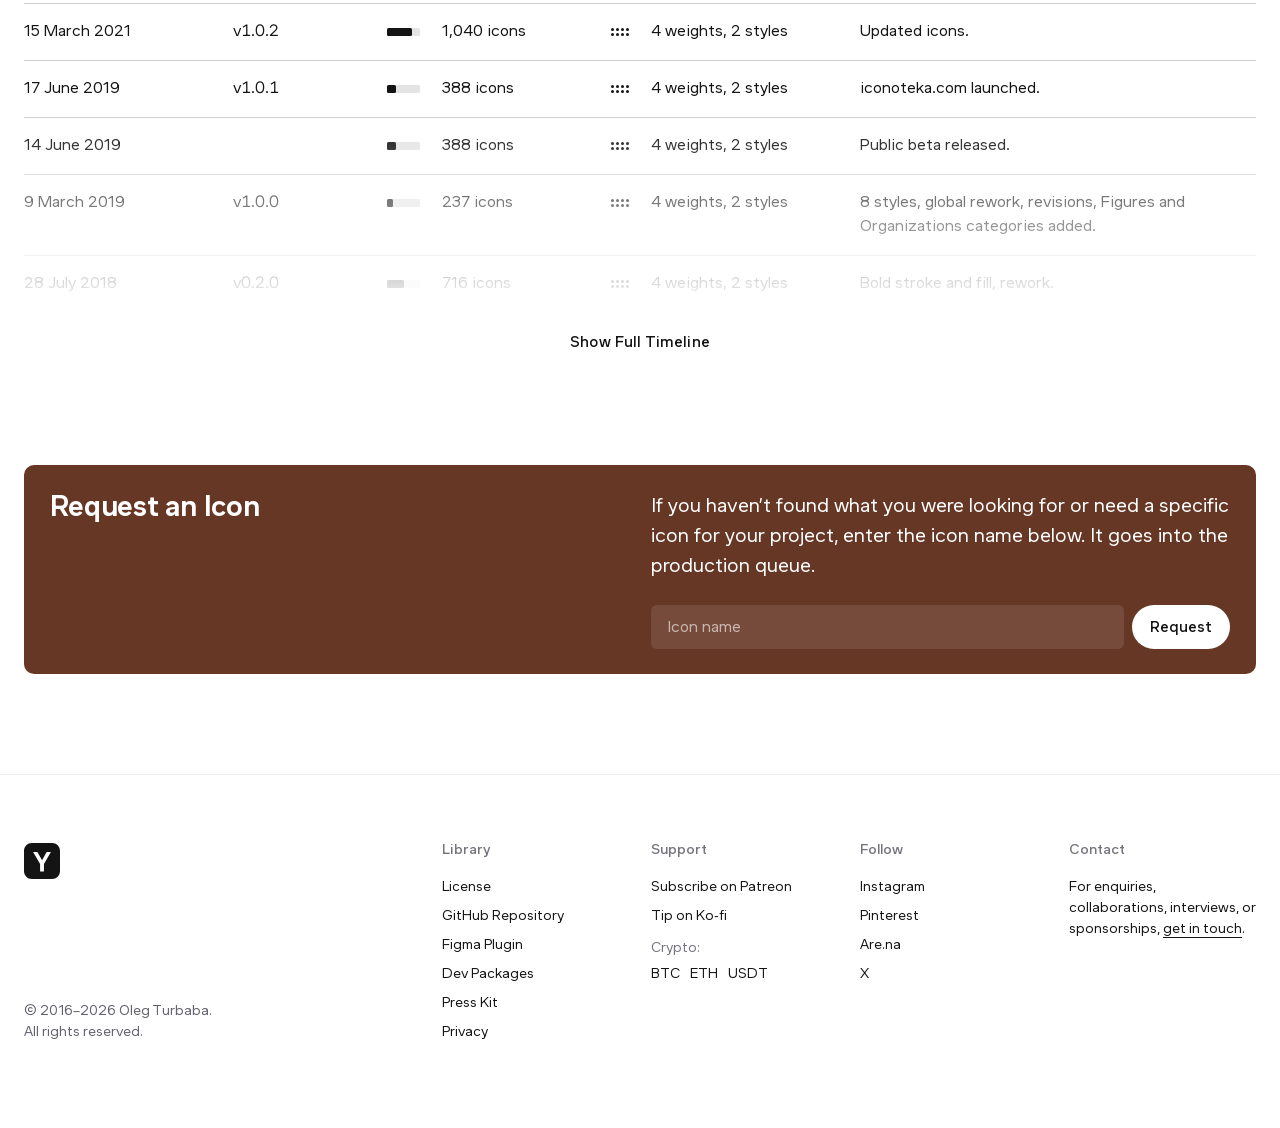
<file: about.html>
<!DOCTYPE html>
<html lang="en">
<head>
<meta charset="UTF-8"/>
<script>document.documentElement.classList.add('rv-pending'); setTimeout(() => document.documentElement.classList.remove('rv-pending'), 2500);</script>   <!-- reveal.js lifts this once the line-by-line units are set; the timeout is a safety net -->
<meta name="viewport" content="width=device-width, initial-scale=1.0"/>
<title>About Iconoteka</title>
<meta name="description" content="Iconoteka is a free, open-source library of 1,400 icons in 7 weights, drawn on a 24-point grid by Oleg Turbaba. MIT licensed."/>
<meta property="og:title" content="About Iconoteka, 1,400 open-source icons in 7 weights and 2 styles"/>
<meta property="og:description" content="A free, open-source library of 1,400 icons in 7 weights, drawn on a 24-point grid. MIT licensed."/>
<meta property="og:image" content="https://iconoteka.com/iconoteka-preview.png"/>
<meta property="og:image:width" content="1200"/>
<meta property="og:image:height" content="630"/>
<meta property="og:image:type" content="image/png"/>
<meta property="og:image:alt" content="Iconoteka icons on a grid"/>
<link rel="canonical" href="https://iconoteka.com/about.html"/>
<meta property="og:url" content="https://iconoteka.com/about.html"/>
<meta property="og:type" content="website"/>
<meta property="og:site_name" content="Iconoteka"/>
<meta name="twitter:card" content="summary_large_image"/>
<meta name="twitter:title" content="About Iconoteka, 1,400 open-source icons in 7 weights and 2 styles"/>
<meta name="twitter:description" content="A free, open-source library of 1,400 icons in 7 weights, drawn on a 24-point grid. MIT licensed."/>
<meta name="twitter:image" content="https://iconoteka.com/iconoteka-preview.png"/>
<!-- Google Analytics 4 -->
<script async src="https://www.googletagmanager.com/gtag/js?id=G-4MXD87JKRM"></script>
<script>
  window.dataLayer = window.dataLayer || [];
  function gtag(){dataLayer.push(arguments);}
  gtag('consent', 'default', { analytics_storage: 'denied', ad_storage: 'denied' });   // nothing is stored until the visitor accepts
  gtag('js', new Date());
  gtag('config', 'G-4MXD87JKRM');
</script>
<link rel="icon" type="image/svg+xml" href="favicon.svg">
<link rel="icon" type="image/png" sizes="512x512" href="favicon.png">
<link rel="apple-touch-icon" sizes="180x180" href="apple-touch-icon.png">
<link rel="preconnect" href="https://fonts.googleapis.com">
<link rel="preconnect" href="https://fonts.gstatic.com" crossorigin>
<link href="https://fonts.googleapis.com/css2?family=Inter:ital,opsz,wght@0,14..32,100..900;1,14..32,100..900&display=swap" rel="stylesheet">
<link rel="preload" href="fonts/websans.woff2?v=2" as="font" type="font/woff2" crossorigin>
<link rel="stylesheet" href="support.css?v=14">
<style>
:root {
  --bg: #ffffff;
  --surface: #f7f7f7;
  --surface2: #f4f4f4;   /* grey cards (Packages, Support), lightened from #efefef (user 2026-09-15) */
  --border: #ededed;
  --text: #141414;
  --text-muted: #63626d;
  --text-dim: #8b8a94;
  --brand: #ffc3dc;
  --radius: 6px;
  --panel-w: 270px;
  --pad: 24px;
  --panel-pad: 20px;
  --sb: 11px;   /* native scrollbar width inside the category list */
  /* radius scale */
  --r-xs: 3px;      /* scrollbar thumbs, slider track */
  --r-sm: 6px;      /* small controls: buttons, segmented, options */
  --r-md: 10px;     /* surfaces: cards, dropdown menus */
  --r-pill: 999px;  /* badges, tags, search */
  /* motion */
  --t-fast: .12s;   /* hover/colour */
  --t-base: .2s;    /* size/position */
  --t-slow: .28s;   /* panel + large moves */
  /* elevation */
  --shadow-md: 0 4px 16px rgba(20,20,20,0.12);
  --shadow-lg: 0 8px 30px rgba(20,20,20,0.18);
  --panel-margin: 0px;
  --ui-surface: #f2f2f3;
  --ui-surface-hover: #e8e8e8;
  --ui-input: #f3f3f4;
  --ui-input-hover: #eeeeef;
  --ui-seg-on: #ffffff;
  --ui-panel: #ffffff;
  --ui-dropdown: #ffffff;
  --ui-card-hover: rgba(242,242,243,0.7);
  --ui-card-active: #f2f2f3;
  --ui-slider-track: #efefef;
  --ui-slider-stop: #cecece;
  --logomark-color: #141414;
}
[data-theme="dark"] {
  --shadow-md: 0 4px 16px rgba(20,20,20,0.45);
  --shadow-lg: 0 8px 30px rgba(20,20,20,0.55);
  --bg: #191919;
  --surface: #222222;
  --surface2: #2a2a2a;
  --border: #333333;
  --text: #ffffff;
  --text-muted: #a2a2a2;
  --text-dim: #8a8a8a;
  --brand: #ffc3dc;
  --ui-surface: #2a2a2a;
  --ui-surface-hover: #363636;
  --ui-input: #252525;
  --ui-input-hover: #2e2e2e;
  --ui-seg-on: #3a3a3a;
  --ui-panel: #202020;
  --ui-dropdown: #242424;
  --ui-card-hover: rgba(50,50,50,0.49);
  --ui-card-active: #232323;
  --ui-slider-track: #2e2e2e;
  --ui-slider-stop: #444444;
  --logomark-color: #ffffff;
}

@font-face { font-family: 'WebSans'; src: url('fonts/websans.woff2?v=2') format('woff2'); font-weight: 400 600; font-display: swap; }   /* the page's text face: a 122-glyph subset (ASCII + the punctuation the page uses), weights 400–600 only, kern + tnum only, neutral names, no glyph names, no hinting — 11 KB */
* { box-sizing: border-box; }
:root { --rule: color-mix(in srgb, var(--text) 20%, transparent); --rule-solid: #d0d0d0; --bar-track: #e4e4e4; --text-soft: #75747d; }   /* every page rule: the text colour at 30%. --rule-solid is that same value FLATTENED against the page background — opaque, so lines can never double where two of them meet (user) */
[data-theme="dark"] { --rule: color-mix(in srgb, var(--text) 30%, transparent); --rule-solid: #5e5e5e; --bar-track: #5e5e5e; --text-soft: var(--text-muted); }   /* light theme (user 2026-09-15): lines at 20% (#d0d0d0 flattened), a paler progress-bar track, and --text-soft #75747d for the small grey labels (4.6:1 on white, still AA); dark keeps its values */
/* vertical spacing system — an 8px scale with four roles; only these tokens are used for vertical space
   --major  hero → headline, stat rows → weight grid          130 / 96 / 64
   --sec    section padding (top and bottom), footer padding   65 / 48 / 32  (= --major / 2)
   --block  between blocks inside a section, text → media      48 / 40 / 32
   --stack  label → content, title → text, text → buttons      24 / 24 / 16
   plus two fixed steps: --sp-1 8px (small title → text, list gaps) and --sp-2 16px (large title → text, icon → title, row padding) */
:root { --sp-1: 8px; --sp-2: 16px; --stack: 24px; --block: 48px; --sec: 65px; --major: 130px; --gut: 22px; --exc: 100px; --display: clamp(36px, calc(17.8px + 2.93vw), 84px); }   /* --display: headline statement and the stat numbers */   /* --exc: the one exception — the gap above and below the Missing-an-icon block */   /* --sec is half of --major, so every block-to-block gap is --major (130, per user) */
@media (max-width: 860px) { :root { --stack: 24px; --block: 40px; --sec: 38px; --major: 76px; --gut: 12px; --exc: 74px; } }   /* tablet: section gaps 20px tighter than before (76 / 38, user) */
@media (max-width: 480px) { :root { --stack: 16px; --block: 32px; --sec: 32px; --major: 64px; --gut: 8px; --exc: 50px; } }
html { scroll-behavior: smooth; }
/* no ligatures or contextual alternates in running text */
html, body { margin: 0; font-family: 'WebSans', 'Inter', sans-serif; font-variant-ligatures: none; font-feature-settings: "liga" 0, "calt" 0; font-size: 16px; line-height: 24px; background: var(--bg); color: var(--text); -webkit-font-smoothing: antialiased; }
html, body { overflow-x: clip; }   /* the flying hero tiles must never widen the page. clip, NOT hidden: overflow-x:hidden on html/body turns them into scroll containers in iOS Safari and the sticky header scrolls away for good */
a { color: inherit; }

/* ── header: same bar as the library ─────────────────────────────────────── */
/* 500px header: the 78px bar (logo + navigation, same as the library) and a 422px band with the icon wall, on the page colour */
header { display: grid; grid-template-columns: 1fr auto 1fr; align-items: center; column-gap: 8px;
         padding: 0 var(--panel-pad); height: 78px; border-bottom: 1px solid var(--border);
         position: sticky; top: 0; background: var(--bg); color: var(--text); z-index: 10; transition: transform var(--t-slow) ease; }
header.hidden { transform: translateY(-100%); }   /* slides away while scrolling down, comes back on the first scroll up (user, all breakpoints) */
header .header-nav { grid-column: 3; }
/* the bar is set in Inter with the library's line-height so it matches the homepage header exactly */
header { font-family: 'Inter', sans-serif; font-size: 14px; line-height: normal; font-variant-ligatures: normal; font-feature-settings: normal; }   /* the library's body context */
header .support-btn { font: inherit; font-size: 14px; font-weight: 600; }
.hero-band { background: var(--bg); color: var(--text); --band-h: 422px; padding: 20px 20px 0; }   /* 20px inset left, right, top; as many full rows as fit --band-h, height follows the rows */
/* headline under the hero */
.row.headline { padding-top: var(--major); padding-bottom: 0; }   /* .row.headline so the generic .row padding below cannot override it */
.headline .g { padding-bottom: var(--block); border-bottom: 1px solid var(--rule); }   /* rule under the headline, layout width only */
.row.headline + .row { padding-top: calc(var(--major) - var(--block)); }   /* rule-terminated blocks keep a --major (128) gap to the next content, like License */
.nobr { white-space: nowrap; }
.ver { grid-column: 10 / 13; justify-self: end; align-self: start; font-family: ui-monospace, 'SF Mono', Menlo, Consolas, monospace; font-size: 12px; line-height: 16px; font-weight: 500; margin-top: 4px; font-feature-settings: normal; color: var(--text-soft); }   /* small mono library version, same size as the weight-grid labels, top aligned with the headline's caps */
.statement { grid-column: 1 / 10; margin: 0; font-size: var(--display); line-height: 1.1; letter-spacing: -.02em; font-weight: 400; }
/* the wall: as many colour tiles as fit the band, each a random icon on a random brand colour and shape.
   Tiles change one by one on their own, change under the pointer, and open the icon in the library on click */
.wall { display: grid; grid-template-columns: repeat(var(--cols), var(--tile)); grid-auto-rows: var(--tile); row-gap: var(--wgap); justify-content: space-between; --tile: 76px; --wgap: 16px; }   /* columns spread edge to edge */
.tile-w { width: var(--tile); height: var(--tile); border-radius: 10%;   /* three containers, per the blueprint: rounded 10%, soft 22%, circle 6% larger (optical) */ background: var(--c); color: var(--fg); display: flex; align-items: center; justify-content: center; }
.tile-w { will-change: transform; position: relative; }   /* z-index during the parallax */
.tile-w.round { border-radius: 50%; width: calc(var(--tile) * 1.06); height: calc(var(--tile) * 1.06); margin: calc(var(--tile) * -0.03); }
.tile-w.soft { border-radius: 22%; }
.tile-w svg { width: 66%; height: 66%; fill: currentColor; display: block; }
.tile-w { cursor: pointer; }   /* a tile opens its icon in the library; the name chip is the only hover feedback */
.tile-w.round svg { width: calc(66% / 1.06); height: calc(66% / 1.06); }
.tile-chip { position: fixed; z-index: 40; pointer-events: none; color: var(--text); font-size: 12px; line-height: 16px; font-weight: 500; white-space: nowrap; text-shadow: 0 1px 3px var(--bg), 0 0 8px var(--bg); opacity: 0; transform: translate(-50%, -100%); transition: opacity var(--t-fast); }   /* plain text, no pill (user): a shadow in the page colour keeps it readable over anything */
.tile-chip.on { opacity: 1; }
.slider-nav button { position: relative; }   /* the circle tile is 6% wider so it does not read smaller than a square one -- that is compensation for the CONTAINER, so undo it for the glyph, which must be the same size in every shape */
/* no clipping: flying tiles pass behind the page content (main sits above the band), under the sticky bar */
.hero-band { position: relative; z-index: 0; }
main, footer { position: relative; z-index: 1; }

.logo-wrap { display: flex; align-items: center; gap: 8px; position: relative; top: -1px; }   /* flex like the homepage: the link is only as wide as the logo, not the whole grid column (the hover area was huge) */
.logo-wrap a { display: flex; align-items: center; gap: 5px; text-decoration: none; color: var(--text); transition: opacity var(--t-fast); }
.logo-wrap a:hover { opacity: .8; }
#logomark { color: var(--logomark-color); }
.logo { font-weight: 550; font-size: 23px; letter-spacing: -0.3px; }
.beta-badge { font-size: 8.5px; font-weight: 700; background: var(--brand); color: #141414; height: 14px; padding: 0 6px 0 6.6px; line-height: 1;
              border-radius: var(--r-pill); letter-spacing: .6px; text-transform: uppercase; display: inline-flex; align-items: center; position: relative; top: -2px; }
.header-nav { display: flex; align-items: center; gap: 32px; justify-content: flex-end; position: relative; top: -1px; }
.header-link { font-size: 14px; font-weight: 600; text-decoration: none; transition: color var(--t-fast); }
.header-link:hover { opacity: .8; }
/* hit area ≈ 38×(text+24)px without moving the text: padding cancelled by negative margins */
.header-link { padding: 10px 12px; margin: -10px -12px; border-radius: var(--r-sm); }
.header-link.current { color: var(--text-dim); }
.burger-btn { display: none; background: none; border: none; cursor: pointer; padding: 4px; margin-right: -4px; color: var(--text); }
.burger-btn { transition: opacity var(--t-fast); } .burger-btn:hover { opacity: .8; }
/* pressed state for every control on the page: a deeper dim than the hover (the wall tiles have no hover by design and stay as they are) */
.header-link:active, .logo-wrap a:active, .burger-btn:active, .burger-link:active, .button:active, .links a:active, .handle:active,
.slider-nav button:active:not(:disabled), button.primary:active:not(:disabled), footer a:active, footer button:active, .footer-icon:active { opacity: .6; }
.burger-menu { display: none; position: fixed; background: var(--ui-panel); border-radius: var(--r-md); box-shadow: var(--shadow-md); padding: 8px; z-index: 1000; flex-direction: column; gap: 2px; width: 272px; }
.burger-menu.open { display: flex; }
.burger-link { font-size: 14px; font-weight: 600; color: var(--text); text-decoration: none; padding: 14px 12px; border-radius: var(--r-sm); }
.burger-link:hover { background: var(--surface); }
.burger-ver { font-size: 12px; color: var(--text-muted); padding: 12px 12px 8px; line-height: 1.6; }
.ver-num { font-family: ui-monospace, 'SF Mono', Menlo, Consolas, monospace; font-size: 12px; font-weight: 500; }
#toast { position: fixed; top: 92px; left: 50%; transform: translateX(-50%); background: var(--brand); color: #141414; font-size: 12px; padding: 4px 14px; border-radius: var(--r-pill); pointer-events: none; opacity: 0; transition: opacity var(--t-base); z-index: 2100; white-space: nowrap; }
#toast.visible { opacity: 1; }
/* BETA badge shown again (user 2026-09-06) */

/* ── page grid ────────────────────────────────────────────────────────────── */
/* Every block is a full-width row; content sits on a 12-column grid, 22px gutters, 1252px max */
.row { padding: var(--sec) var(--pad); }
.row:focus, .row:focus-visible, .row:target, main:focus, main:focus-visible { outline: none; }   /* landing on #section must not draw a focus ring round the whole block: a row is a container, never something you interact with. Interactive controls keep their own rings */
.g   { display: grid; grid-template-columns: repeat(12, minmax(0, 1fr)); column-gap: var(--gut); row-gap: 0; max-width: 1252px; margin: 0 auto; }   /* 1152 + 100: 50px off each side margin (user took half of the 100 back) */
.g > * { min-width: 0; }
.full { grid-column: 1 / -1; }
.half-a { grid-column: 1 / 7; }
.half-b { grid-column: 7 / 13; }
.half-a p, .half-b p { margin-bottom: var(--stack); }
/* License and Repository: larger title and text than the feature items */
.license .half-a, .license .half-b { padding-bottom: var(--block); border-bottom: 1px solid var(--rule); }   /* two rules, one under each half; the halves stretch to one height so the lines align */
#privacy { padding-top: 0; color: var(--text-soft); }   /* the quiet legal block: grey like the section labels, and half the usual gap above (--major down to --sec) */
#privacy h3 { font-size: 14px; line-height: 21px; margin-bottom: var(--stack); display: flex; justify-content: space-between; align-items: baseline; }   /* section number at the right edge, like the .label rows above */   /* one title over both halves, so the two columns start at the same line */
#privacy strong { font-weight: 600; }   /* lead-ins take the site's heading weight, not the browser's 700 */
#privacy p { font-size: 14px; line-height: 21px; }   /* no width cap: each half fills its column, so equal copy gives equal height */
#privacy .half-a p { padding-right: var(--gut); }   /* two gutters between the columns: at 14px one gutter reads as a word space, not a column break. Left edges stay on the grid */
.license h3, .request h3, .support-title { font-size: 28px; line-height: 34px; margin-bottom: var(--sp-2); }   /* Support Project title = the License title (no section number, not counted) */
.license p, .request p { font-size: 20px; line-height: 30px; max-width: 46ch; }
/* request: a brand-Blue box, white text (the Blue card's logo-mark rule), input white at 10%, white pill button.
   Exception to the spacing system: 100px above and below (neighbour padding --sec + own padding = --exc) */
.row.request { padding-top: calc(var(--exc) - var(--sec)); padding-bottom: var(--exc); }   /* 100 above the box, 100 from the box to the footer rule */
.request-box { grid-column: 1 / -1; background: #673726; color: #ffffff; padding: clamp(17px, 2vw, 28px); border-radius: var(--r-md);   /* 30% less than the first cut (24/2.8vw/40) — user */
               display: grid; grid-template-columns: 1fr 1fr; column-gap: var(--gut); row-gap: var(--block); }   /* full width; title on the left half, text and form on the right half */
.request-box h3 { margin: 0; }
.request-box .request-body p { max-width: none; margin-bottom: var(--stack); }
.request-box input[type=text] { background: rgba(255, 255, 255, .1); color: #ffffff; border: none; padding-top: 2px; }   /* white at 10% on the blue (user); the text sits 2px down (optical, user: 1px, then 1px more) */
.request-box input[type=text]:focus { background: rgba(255, 255, 255, .16); }
.request-box input[type=text]::placeholder { color: #ffffff; opacity: .6; }
.request-box button.primary { background: #ffffff; color: #141414; border-radius: 999px; }   /* white pill (user) */

p { margin: 0 0 var(--stack); }
p:last-child { margin-bottom: 0; }
.label { font-size: 14px; line-height: 21px; font-weight: 500; color: var(--text-soft); margin: 0 0 var(--stack); }   /* small captions are grey (user): section labels, their numbers, the version, the grid-cell texts — same grey as the footer titles */
.label.full { display: flex; justify-content: space-between; align-items: baseline; }   /* section number at the right edge */
.no { font-family: ui-monospace, 'SF Mono', Menlo, Consolas, monospace; font-size: 12px; line-height: 16px; font-weight: 500; font-feature-settings: normal; color: var(--text-soft); }   /* section numbers 01–04: the version's mono style */
.ver .no { margin-left: 16px; }   /* 01 sits after the version, at the right edge */
h2.huge { font-size: var(--display); line-height: 1; letter-spacing: -.02em; font-weight: 600; margin: 0 0 var(--block) -0.04em; }   /* same size as the headline statement */
h3 { font-size: 19px; line-height: 28px; font-weight: 600; letter-spacing: -.01em; margin: 0 0 var(--sp-1); }


/* layout-grid overlay, toggled with the G key: the same .g columns, tinted */
.grid-overlay { position: fixed; inset: 0; padding: 0 var(--pad); pointer-events: none; z-index: 5000; }
.grid-overlay .g { height: 100%; }
.grid-overlay span { display: block; height: 100vh; background: rgba(255, 195, 220, .18); }

/* buttons (Inter-style: plain filled block, no chrome) */
.button, .links a { display: inline-flex; align-items: center; gap: 6px; height: 36px; padding: 2px 18px 0; border-radius: var(--r-sm);   /* 18px sides; 2px top padding moves the centred label down by 1px (optical) */
          background: var(--text); color: var(--bg); text-decoration: none; font-size: 15px; font-weight: 500; letter-spacing: .01em;
          transition: opacity var(--t-fast); white-space: nowrap; }
.button:hover, .links a:hover { opacity: .82; }
.links { display: flex; flex-wrap: wrap; gap: var(--sp-1); }
.links a.ghost { background: var(--ui-surface); color: var(--text); }
.links a.ghost:hover { background: var(--text); color: var(--bg); opacity: 1; }   /* hover = inverted: white on the dark theme, black on light */


/* stat blocks: one row each — title on the left half, text on the right half */
.stat-block { grid-column: 1 / -1; display: grid; grid-template-columns: repeat(12, minmax(0, 1fr)); column-gap: var(--gut); align-items: start; margin-bottom: var(--block); }
.stat-block:nth-of-type(4) { margin-bottom: var(--major); }   /* the weight grid gets a major gap */
.stat-block h2 { grid-column: 1 / 7; margin: 0; white-space: nowrap; }   /* size comes from h2.huge (--display, same as the headline); no font-size here or it would win by source order */
.stat-block h2, .stat-block p { grid-row: 1; }
/* right half: a 1px rule aligned with the cap height of the number on the left, the small text below it
   (measured in the render: the caps of the 66px title start 3px below its box top) */
.stat-block p { grid-column: 7 / 13; align-self: start; margin: 3px 0 0; padding-top: var(--sp-2); border-top: 1px solid var(--rule); font-size: 20px; line-height: 30px; }   /* same large body size as License / Repository */

/* weight grid: 7×2 stroked cells (1px lines, shared): number top-left, code (TS, RF…) top-right, name bottom-left, icon in a dealt palette colour */
.cards { display: grid; grid-template-columns: repeat(7, minmax(0, 1fr)); }   /* no border on the grid itself: when a row is short (4-3-4-3 on narrow screens) a container border would box in the empty cells and read as one big rectangle. Each cell closes itself instead. */
.card { position: relative; aspect-ratio: 1; background: var(--bg); color: var(--text); display: flex; align-items: center; justify-content: center; border: 1px solid var(--rule-solid); margin: 0 -1px -1px 0; }   /* every cell is a complete square; the -1px margins overlap neighbouring borders so shared lines stay 1px and are drawn once, and an empty grid area is simply empty */
.card svg { width: 54%; height: 54%; fill: var(--ic, currentColor); display: block; position: relative; top: -3px; }   /* was -5px; moved 2px down (user) */   /* --ic: a brand colour dealt at random (light palette), re-dealt on hover with the icon; switches instantly, no fade (user) */
.card small { position: absolute; font-size: 12px; line-height: 16px; font-weight: 500; }   /* text colour (the grey try was reverted for the grid — user) */
.card .n { left: 10px; top: 8px; font-feature-settings: "liga" 0, "calt" 0, "tnum" 1; }
.card .code { right: 10px; top: 8px; }
.card .cap { left: 10px; bottom: 8px; }

/* support section: the menu's intro (large body) on the left half, the three brand cards full width; reachable at about.html#support */
/* Support sits after Author now (user 2026-09-09); the License/Support grouping is gone */
.row[id] { scroll-margin-top: 90px; }   /* anchors land below the sticky header */
#gallery { scroll-margin-top: 138px; }   /* /gallery/ and #gallery land on the slider itself (its row has no label), with the same 48px of air a section label gets */
.support-title { grid-column: 1 / 5; margin: 0; }   /* title in the left third … */
.support-lead { grid-column: 5 / 13; font-size: 20px; line-height: 30px; margin: 0 0 calc(var(--block) - 10px); max-width: none; }   /* … text in the right two thirds (user); cards 38px below (--block − 10, user) */
#supportCards { max-width: none; justify-self: stretch; gap: var(--gut); --col: calc((100% - 2 * var(--gut)) / 3); grid-template-columns: repeat(3, minmax(0, 1fr)); }   /* three equal cards on the page grid (the panel's pill-width trick is not used here) */
#supportCards .support-card { border-radius: var(--r-md); padding: 24px; gap: 0; min-height: 0; align-items: stretch; text-align: left; margin: 0; }   /* compact (user) */
/* on the page the three cards are DARK GREY, the same surface as the framework package cards (user); the header
   panel keeps its brand colours. --line/--line-hover mirror the .pkg tints so buttons and rules match. */
#supportCards .support-card[data-way] { --line: color-mix(in srgb, var(--text) 12%, transparent); --line-hover: color-mix(in srgb, var(--text) 20%, transparent); background: var(--surface2); }
#supportCards .support-card[data-way] h4, #supportCards .support-card[data-way] h4 small, #supportCards .support-card[data-way] p { color: var(--text); }
#supportCards .support-card[data-way] .support-cta, #supportCards .support-list button { background: var(--line); color: var(--text); }
#supportCards .support-card[data-way] .support-cta:hover, #supportCards .support-list button:hover { background: var(--text); color: var(--bg); }
@media (min-width: 1280px) { #supportCards .support-card { aspect-ratio: 4 / 5; } }   /* 4:5 portrait cards (user). Measured floor: at 1200 and below the content no longer fits a 4:5 box */
@media (min-width: 1400px) { #supportCards .support-card { aspect-ratio: 1; } }   /* once the column is wide enough that a square still holds the content, stop growing taller -- a 4:5 card reaches ~700px of mostly empty space on a big screen (user). max-height cannot do this: with an aspect-ratio set, capping the height just makes the card narrower */
#supportCards .support-card h4 { font-size: 22px; line-height: 28px; font-weight: 600; letter-spacing: -.01em; justify-content: flex-start; margin: 0 0 var(--sp-1); }
#supportCards .support-card p { font-size: 16px; line-height: 24px; margin: 0 0 var(--block); }   /* the page's body text; a block gap down to the tier / address table (user) */
#supportCards .support-cta { margin-top: auto; padding-top: 0; }
#supportCards .support-card[data-way="patreon"] .support-cta { margin-top: 0; }   /* the button follows its table (whose own 16px bottom margin is the gap) instead of being pushed to the floor on its own */
#supportCards .support-tiers, #supportCards .support-list { list-style: none; margin: auto 0 var(--stack); padding: 0; font-size: 16px; line-height: 24px; }   /* margin-top auto: the table sits at the BOTTOM, so the card's spare height falls between the description and the table (user); 24px down to the button */   /* margin-top auto: the table sits at the BOTTOM, so the card's spare height falls between the description and the table (user) */
#supportCards .support-tiers li { display: grid; grid-template-columns: 1fr auto; column-gap: var(--sp-2); padding: 6px 0; border-top: 1px solid var(--rule); }   /* the page's rule colour, as on the timeline and stat rows (white 25% belonged to the panel's coloured cards) */
#supportCards .support-tiers li:last-child { border-bottom: 1px solid var(--rule); }
#supportCards .support-tiers .t-price { white-space: nowrap; }   /* no tnum: it widens the spaces around the slash in this face */
#supportCards .support-tiers .t-note { grid-column: 1 / -1; font-size: 14px; line-height: 21px; opacity: .8; }
#supportCards .support-list { margin-bottom: 0; }
#supportCards .support-list li { display: grid; grid-template-columns: 1fr auto; grid-template-areas: "net btn" "addr btn"; column-gap: var(--sp-2); align-items: center; padding: 8px 0; border-top: 1px solid var(--rule); }
#supportCards .support-list li:last-child { border-bottom: 1px solid var(--rule); }
#supportCards .support-list .a-net { grid-area: net; } #supportCards .support-list .a-net b { font-weight: 600; }
#supportCards .support-list .a-addr { grid-area: addr; font-family: ui-monospace, 'SF Mono', Menlo, Consolas, monospace; font-size: 13px; line-height: 20px; opacity: .6; }   /* semi-transparent (user) */
#supportCards .support-list button { grid-area: btn; height: 32px; padding: 0 14px; border: none; border-radius: var(--r-sm); font: inherit; font-size: 14px; font-weight: 500; cursor: pointer; transition: background var(--t-fast), color var(--t-fast); }
#supportCards .p-short, #supportCards .a-short { display: none; }   /* the narrow-column forms ("$1/mo", 5…4 address) switch on ≤1100 */
#supportCards .support-list button.copied { background: var(--brand); color: #141414; }   /* copied still flashes brand pink here (the support panel's own signal) */
/* packages: MCP card dark blue, three grey cards, install command with Copy, npm + GitHub links */
.packages .support-title { grid-column: 1 / 7; } .packages .support-lead { grid-column: 7 / 13; margin-bottom: calc(var(--block) - 10px); }
.packages .support-title, .packages .support-lead { align-self: baseline; }   /* "Packages" and the first line of the text share one baseline (user) */   /* title over the MCP card, text over the Components card: each half the width, like the cards (user) */
.packages-cards { grid-column: 1 / -1; display: grid; grid-template-columns: repeat(12, minmax(0, 1fr)); gap: var(--gut); }   /* two cards side by side, MCP and Components, the same structure (user) */
.pkg { --ink: var(--text); --field: color-mix(in srgb, var(--text) 3.5%, transparent); --line: color-mix(in srgb, var(--text) 6%, transparent); --line-hover: color-mix(in srgb, var(--text) 10%, transparent); --btn: color-mix(in srgb, var(--text) 12%, transparent); background: var(--surface2); color: var(--text); border-radius: var(--r-md); padding: 24px; display: flex; flex-direction: column; min-width: 0; }   /* grey cards (user) */
.pkg.pkg-dark { --ink: #ffffff; --field: rgba(255, 255, 255, .045); --line: rgba(255, 255, 255, .08); --line-hover: rgba(255, 255, 255, .13); --btn: rgba(255, 255, 255, .16); background: #061584; color: #ffffff; }   /* the MCP card, first: brand Dark Blue (user: a dark colour, MCP is the priority) */
.mcp-mark { display: flex; align-items: center; }   /* hidden source marks, cloned into the tabs */
/* MCP section: a tab per assistant (mark + name), then three steps on the card grid — copy, where it goes, what to ask */
.mcp-card { grid-column: span 6; scroll-margin-top: 110px; }   /* /mcp/ and #mcp land on the card */
.mcp-card { display: flex; flex-direction: column; gap: var(--stack); }
.mcp-head { display: flex; justify-content: space-between; align-items: center; gap: var(--gut); margin-top: var(--sp-2); }   /* 40px under the tab row on desktop (card gap 24 + 16, user) */ .pkg .mcp-head h4 { font-size: 28px; line-height: 34px; margin: 0; }   /* title only, npm and GitHub at the right (user) */
.mcp-head .pkg-links { margin-top: 0; flex: none; }

.pkg-dark .mcp-list .no { color: #ffffff; }
.mcp-tabs { position: relative; display: flex; gap: var(--tab-gap, 34px); box-shadow: inset 0 -1px 0 var(--btn); margin-top: -8px; }   /* a tab row on one baseline rule; always fits: tabRow() tightens the gap, then the text and marks, when the card is narrow (user: no scrolling) */
.mcp-tabs.wrap { display: grid; grid-template-columns: repeat(3, minmax(0, 1fr)); gap: 0; } .mcp-tabs.wrap .mcp-tab { width: 100%; }   /* last resort on the narrowest phones: a tidy 3-column grid instead of hidden tabs */
.mcp-tabs.names2 .mcp-tab { flex: 0 1 min-content; white-space: normal; text-align: center; line-height: 1.15; }   /* two-line names set tighter than the 20px single line, and proportional so it holds as the step shrinks the font (user) */   /* tight: each tab as wide as its longest word, so two-word names take two lines (user) */
.mcp-tab { flex: none; padding: 12px 0 14px; display: inline-flex; flex-direction: column; align-items: center; gap: 8px; border: none; border-radius: 0; background: none; color: var(--ink); opacity: .6; font: inherit; font-size: var(--tab-font, 16px); line-height: 20px; font-weight: 500; white-space: nowrap; cursor: pointer; transition: opacity var(--t-fast), box-shadow var(--t-fast); }   /* the mark above the name (user) */
.mcp-tab-mark { width: var(--tab-mark, 24px); height: var(--tab-mark, 24px); display: flex; align-items: center; justify-content: center; } .mcp-tab-mark svg { width: var(--tab-mark, 24px); height: var(--tab-mark, 24px); fill: currentColor; display: block; } .mcp-tab-mark svg.mark-lg { width: calc(var(--tab-mark, 24px) + 2px); height: calc(var(--tab-mark, 24px) + 2px); }   /* the slot stays for every tab, so the names share one line */
.mcp-title { display: flex; align-items: center; } .mcp-title-mark { display: none; }   /* title text on the step text's left edge; the marks live in the tabs again (user) */

.mcp-tab:hover { opacity: .85; }
.mcp-tab[aria-selected="true"] { opacity: 1; box-shadow: inset 0 -2px 0 var(--ink); }   /* the chosen tab: full colour, underlined */
.mcp-tab:active { opacity: .6; } .mcp-tab:focus-visible { outline: 2px solid var(--ink); outline-offset: -2px; }
.mcp-body { display: flex; flex-direction: column; gap: var(--sp-2); } .mcp-list { display: contents; }   /* half-width card: the steps and the snippet share one column */
.mcp-list li:nth-child(1) { order: 1; } .mcp-body .step-box-1 { order: 2; } .mcp-list li:nth-child(2) { order: 3; } .mcp-body .step-box-2 { order: 4; } .mcp-list li:nth-child(3) { order: 5; }   /* each snippet follows the step it belongs to */
.mcp-list { list-style: none; margin: 0; padding: 0; gap: var(--sp-2); }
.mcp-list li { display: grid; grid-template-columns: 28px minmax(0, 1fr); }   /* number, then the step text (user: closer) */
.mcp-list .no { font-size: 12px; line-height: 24px; color: var(--ink); }   /* 01 02 03 on the step title's line, in the text colour (user) */
.pkg .mcp-list h4 { font-size: 16px; line-height: 24px; margin: 0; }
.pkg .mcp-list p { font-size: 16px; line-height: 24px; margin: 0; }
.mcp-list p code { font-family: ui-monospace, 'SF Mono', Menlo, Consolas, monospace; font-size: 14px; overflow-wrap: anywhere; }   /* file paths inside the step text */
.mcp-list .pkg-links { margin-top: var(--sp-1); } .mcp-list .pkg-links[hidden] { display: none; }   /* .pkg-links is a flex row, which would otherwise override hidden */
.pkg .mcp-body .cmd { width: auto; margin: 0 0 0 28px; min-height: 0; align-content: flex-start; padding-right: 36px; }   /* the copy icon keeps its own corner */   /* snippets line up with the step text, not the 01 02 03 numbers (user) */
.pkg .mcp-body .cmd code { font-size: 12px; }
.inline-copy { cursor: pointer; color: var(--ink); background: var(--line); border-radius: var(--r-xs); padding: 3px 5px 3px 6px; margin: 0 2px; -webkit-box-decoration-break: clone; box-decoration-break: clone; transition: background var(--t-fast); }   /* a soft rectangle under the icon and text; each wrapped line gets its own */   /* the example request, copyable right inside the sentence: copy icon + text in the card's own colour on a soft rectangle (user) */
.inline-copy:hover { background: var(--btn); } .inline-copy:active { opacity: .6; } .inline-copy:focus-visible { outline: 2px solid currentColor; outline-offset: 2px; border-radius: 2px; }
.inline-copy-icon { display: inline-block; vertical-align: -1.92px; margin-left: 5px; } .inline-copy-icon svg { width: 15.36px; height: 15.36px; fill: currentColor; display: block; }   /* after the text; the copy glyph's ink (y 3–21 of 24) equals the 16px face's cap height, 11.52px, and sits on the baseline (user) */
.inline-copy-icon .i-done { display: none; } .inline-copy.copied .inline-copy-icon .i-copy { display: none; } .inline-copy.copied .inline-copy-icon .i-done { display: block; }   /* snippets at 12px: the Claude Code command stays on one line under the indented text */
.pkg h4 { font-size: 22px; line-height: 28px; font-weight: 600; letter-spacing: -.01em; margin: 0 0 var(--sp-1); overflow-wrap: anywhere; }
.support-title .pkg-beta { display: inline-flex; vertical-align: middle; margin-left: 10px; top: -3px; will-change: transform; font-family: 'Inter', sans-serif; font-feature-settings: normal; font-variant-ligatures: normal; }   /* the header's BETA badge itself (user: same as the one by the logo) — .beta-badge carries every other value; display overrides its display:none, and Inter matches the header's letterforms (the title would pass the page face down) */   /* will-change: its own compositor layer, so the pill rasterises at its own origin instead of snapping to whatever sub-pixel row the heading lands on. Measured: the gap to the baseline is 3.188px at every width, so the wobble was rounding, not layout. Trade-off: composited text loses sub-pixel antialiasing, so watch whether BETA looks thinner */
.pkg p { font-size: 16px; line-height: 24px; margin: 0 0 var(--stack); }
.pkg .cmd { position: relative; margin-top: auto; min-height: 80px; display: flex; flex-wrap: wrap; align-content: space-between; align-items: center; justify-content: space-between; gap: 4px var(--sp-2); width: 100%; text-align: left; border: none; background: var(--field); color: inherit; border-radius: var(--r-sm); padding: 8px 12px; cursor: pointer; font: inherit; transition: background var(--t-fast); }   /* the whole row copies the command */
.pkg .cmd:hover { background: var(--line-hover); } .pkg .cmd:active { opacity: .6; }
.pkg .cmd code { font-family: ui-monospace, 'SF Mono', Menlo, Consolas, monospace; font-size: 13px; line-height: 20px; overflow-wrap: anywhere; white-space: pre-wrap; }   /* wraps rather than clips; pre-wrap keeps the JSON snippets' line breaks and indent */
.pkg .cmd .cmd-hint { position: absolute; right: 10px; bottom: 9px; display: flex; opacity: .7; transition: opacity var(--t-fast); }   /* always the bottom-right corner, never beside a short command (user) */
.pkg .cmd .cmd-hint svg { width: 18px; height: 18px; fill: currentColor; display: block; }   /* Iconoteka's own copy and checkmark icons, regular stroke */
.pkg .cmd .cmd-hint .i-done { display: none; } .pkg .cmd.copied .cmd-hint .i-copy { display: none; } .pkg .cmd.copied .cmd-hint .i-done { display: block; }
.pkg .cmd:hover .cmd-hint { opacity: 1; }
.pkg .cmd.copied { background: var(--line-hover); } .pkg .cmd.copied .cmd-hint { opacity: 1; }   /* copied: the hover tint and a checkmark in place of the copy icon, no brand colour (user) */
.pkg-links a { height: 32px; padding: 0 14px; border: none; border-radius: var(--r-sm); background: var(--btn); color: var(--ink); font: inherit; font-size: 14px; font-weight: 500; cursor: pointer; text-decoration: none; display: inline-flex; align-items: center; transition: background var(--t-fast), color var(--t-fast); }
.pkg-links a:hover { background: var(--ink); color: var(--bg); } .pkg.pkg-dark .pkg-links a:hover { color: #061584; } .pkg-links a:active { opacity: .6; }
.pkg-links { display: flex; align-items: center; gap: var(--sp-1); margin-top: var(--sp-2); }
/* features 3×2 */
.facts { grid-column: 1 / -1; display: grid; grid-template-columns: repeat(3, minmax(0, 1fr)); gap: var(--block) var(--gut); }
.facts h3, .facts p { padding-right: 30px; }   /* the text stops 30px short of its column, so with the smaller gutters the columns of copy stay well apart (user) */   /* 3 × 2, full width; the label's own --stack is the only gap above, as for Author and the timeline */
.facts .f-icon { width: 64px; height: 64px; fill: var(--fc, currentColor); display: block; margin-bottom: var(--sp-2); position: relative; left: -8px; }   /* brand colour per feature; 8px LEFT = optical compensation (user, 2026-09-06 — an 8px-right try was reversed) */
.facts [data-icon="doc_code"] { --fc: #a25624; }   /* Transparent Ox (user swapped it from Blue) */
.facts [data-icon="eye"] { --fc: #febd32; }   /* Yellow */
.facts [data-icon="circle"] { --fc: #12ab57; }   /* Green */
.facts [data-icon="bar_chart"] { --fc: #f04c1a; }   /* Red */
.facts [data-icon="user"] { --fc: #673726; }   /* Warm Sepia on the light theme … */
[data-theme="dark"] .facts [data-icon="user"] { --fc: #ffc3dc; }   /* … Pink on dark, where it reads */
.facts [data-icon="cube"] { --fc: #979c1a; }   /* Moss Olive */

/* in use: one 16:9 slide at content width, the next peeking past the right edge; arrows above */
.inuse-text { grid-column: 1 / 9; margin: var(--block) 0 0; font-size: 20px; line-height: 30px; letter-spacing: 0; max-width: 60ch; padding-right: var(--block); }   /* large body size. The padding keeps a line that nearly fills its column away from the marks beside it: the gap depended on where the text happened to wrap, and fell to 50px at some widths (user) */
.handle { font-weight: inherit; text-decoration: underline; text-underline-offset: .3em; text-decoration-thickness: 1px; text-decoration-skip-ink: none; transition: opacity var(--t-fast); }   /* inline links: same weight and colour as the copy; a 1px underline set low, in the text colour (palette colours were tried and removed — user) */
.handle:hover { opacity: .8; }   /* same hover as the header links — no colour */
.slider-nav { grid-column: 9 / 13; align-self: start; display: flex; justify-content: flex-end; gap: 28px; margin-top: var(--block); }   /* level with the first line of the text beside it, not under the whole block (user) */
#slideFull { margin-right: 28px; }   /* the same mark size as the arrows, set twice their gap away from them (user) */
.lightbox { position: fixed; inset: 0; z-index: 3000; background: #000; display: flex; align-items: center; justify-content: center; }
.lightbox img, .lightbox video { width: 100%; height: 100%; object-fit: cover; display: block; }   /* fills the screen rather than sitting in bars (user) */
.lightbox .lb-stage { position: absolute; inset: 0; }
.lightbox .lb-stage img, .lightbox .lb-stage video { position: absolute; inset: 0; opacity: 0; transition: opacity var(--t-slow, .4s) ease; }
.lightbox .lb-stage .on { opacity: 1; }   /* one fades up over the one before it */
.lightbox .lb-half { position: absolute; top: 0; bottom: 0; width: 50%; }   /* the screen itself turns the page, and the pointer is the library's own arrow (user) */
.lightbox .lb-half.l { left: 0; } .lightbox .lb-half.r { right: 0; }
.lightbox .lb-top { position: absolute; top: 20px; right: 20px; display: flex; gap: 10px; transition: opacity var(--t-fast); }
.lightbox button { width: 56px; height: 56px; display: flex; align-items: center; justify-content: center; background: color-mix(in srgb, var(--bg) 55%, transparent); backdrop-filter: blur(8px); color: var(--text); border: none; border-radius: 999px; cursor: pointer; transition: opacity var(--t-fast), background var(--t-fast); }   /* the page's own pair -- black circle and white cross in the dark, reversed in the light -- held semi-transparent over the picture (user) */
.lightbox button:hover:not(:disabled) { background: color-mix(in srgb, var(--bg) 80%, transparent); }
.lightbox button svg { width: 26px; height: 26px; fill: currentColor; display: block; }
.lightbox button:disabled { opacity: .25; cursor: default; }
.lightbox.idle .lb-top { opacity: 0; pointer-events: none; }
.lightbox.native-fs .lb-close { display: none; }   /* iPad full screen has Safari's own close button */   /* a second without the mouse moving and the controls step out of the picture (user) */
.lightbox.idle .lb-half { cursor: none !important; }   /* !important because the arrow cursor is set inline from JS, and an inline style would otherwise win */
.lightbox button:hover { background: rgba(255,255,255,.24); }
.lightbox button svg { width: 26px; height: 26px; fill: currentColor; display: block; }
.slider-nav button { font: inherit; background: none; border: none; padding: 0; cursor: pointer; color: var(--text); display: flex; transition: opacity var(--t-fast); }
.slider-nav button:hover:not(:disabled) { opacity: .7; }
.slider-nav button svg { width: 28px; height: 28px; fill: currentColor; display: block; }
.slider-nav button:disabled { opacity: .3; cursor: default; }
.slider { display: flex; align-items: flex-start; gap: var(--gut); overflow-x: auto; scrollbar-width: none; cursor: grab; user-select: none;
          margin-left: calc(50% - 50vw); margin-right: calc(50% - 50vw); padding-left: calc(50vw - 50%); padding-right: calc(50vw - 50%); }   /* runs edge to edge, so slides leave the screen on the left too; snapping is done in JS */
.slider.dragging { cursor: grabbing; }
.slider:focus, .slider:focus-visible { outline: none; }   /* Chrome makes a scroll container keyboard-focusable, so landing on #gallery drew a ring round the whole strip. The arrows are the visible control here, and they keep their own focus ring */
.slider::-webkit-scrollbar { display: none; }
.slider .slot { flex: 0 0 100%; aspect-ratio: 16 / 9; height: auto; border-radius: 8px; background: var(--ui-surface); overflow: hidden; }
.slider .slot img, .slider .slot video { width: 100%; height: 100%; object-fit: cover; display: block; -webkit-user-drag: none; user-drag: none; }   /* dragging a shot pans the strip; without this the browser lifts the picture out instead */

/* author: 4:3 portrait on the left half, text and links on the right half */
.photo { aspect-ratio: 4 / 3; border-radius: 8px; background: var(--ui-surface); overflow: hidden; }
.author .half-a, .author .half-b { margin-top: 0; }   /* the label's --stack already separates them */
.author .half-b { display: flex; flex-direction: column; justify-content: space-between; margin-top: -6px; }   /* the bio's CAP HEIGHT lines up with the photo's top edge (measured in a render, not derived: -9 overshot by 3px) */   /* text at the top, links at the bottom */
.author .bio, .author-contact { font-size: 24px; line-height: 32px; letter-spacing: -.01em; }   /* author copy: one step above the large body (a 20% larger try was reverted) */
.author .bio { margin: 0 0 var(--stack); }
.half-b .author-contact { margin: 0 0 var(--block); }   /* .half-b prefix: outranks the generic `.half-b p` margin */
.author .half-b .links { margin-top: auto; align-items: center; }   /* links stay at the bottom */
.author-links .site { margin-left: auto; border-radius: 999px; }   /* the website button sits at the right edge, fully rounded */
.author-links.site-wrapped .site { margin-left: 0; }   /* when it drops to its own line it starts at the left, under Instagram (user) */
.photo img { width: 100%; height: 100%; object-fit: cover; display: block; }

/* request form */
form { display: flex; gap: var(--sp-1); }
input[type=text] { flex: 1; min-width: 0; height: 44px; padding: 0 var(--sp-2); border-radius: var(--r-sm); border: 1px solid var(--border); background: var(--ui-input); color: var(--text); font: inherit; font-size: 16px; outline: none; }
input[type=text]:focus { background: var(--ui-input-hover); border-color: var(--text); }
input[type=text]::placeholder { color: var(--text); opacity: .5; }
button.primary { height: 44px; padding: 2px 18px 0; border: none; border-radius: var(--r-sm); background: var(--text); color: var(--bg); font: inherit; font-size: 15px; font-weight: 500; cursor: pointer; transition: opacity var(--t-fast); }
button.primary:hover { opacity: .82; }
button.primary:disabled { cursor: default; opacity: 1; }   /* while it shows a status */


/* timeline: date, version, count, weights/styles, note, on the page's 12 columns */
.tl { list-style: none; margin: 0; padding: 0; grid-column: 1 / -1; border-top: 1px solid var(--rule); }
.tl li { display: grid; grid-template-columns: repeat(12, minmax(0, 1fr)); column-gap: var(--gut);   /* the page's 12 columns, so the cells sit on the grid lines */ padding: var(--sp-2) 0; border-bottom: 1px solid var(--rule); font-size: 16px; line-height: 24px; }
.tl li:last-child { border-bottom: none; }   /* no rule under the last timeline row */
/* The timeline is an expandable list (user): closed, it shows the newest rows (data-keep), the last of them
   (data-fade) fading out, and the button under it rolls the whole list out and back. Script-free pages show
   it open. The fade is a veil in the page colour over the rows, so it can ease away as the list opens. */
.tl-fold { grid-column: 1 / -1; position: relative; }
.tl-fold.is-closed, .tl-fold.is-folding { overflow: hidden; }
.tl-fold.is-folding { transition: height .6s cubic-bezier(.2,.6,.2,1); }   /* only while the button folds it: a window resize must re-fit the closed list at once */
.tl-fold::after { content: ''; position: absolute; left: 0; right: 0; bottom: 0; height: var(--tl-fade, 0px); pointer-events: none; opacity: 0;
                  background: linear-gradient(to bottom, transparent, var(--bg)); transition: opacity .6s cubic-bezier(.2,.6,.2,1); }
.tl-fold.is-closed::after { opacity: 1; }
/* a text button, centred under the list (user): no box, the page's text colour; 44px tall for the finger */
.tl-toggle { grid-column: 1 / -1; justify-self: center; margin-top: var(--sp-1); padding: 10px 16px; border: none; background: none; cursor: pointer;
             font: inherit; font-size: 15px; line-height: 24px; font-weight: 500; letter-spacing: .01em; color: var(--text); white-space: nowrap;
             transition: margin-top .6s cubic-bezier(.2,.6,.2,1), opacity var(--t-fast); }
.tl-toggle:hover { opacity: .7; }
.tl-toggle:focus-visible { outline: 2px solid var(--text); outline-offset: 0; border-radius: var(--r-sm); }
.tl-fold.is-closed[data-keep="0"] + .tl-toggle { margin-top: 0; }   /* nothing above it but the label, which brings its own gap */
@media (prefers-reduced-motion: reduce) { .tl-fold, .tl-fold::after, .tl-toggle { transition: none; } }
.tl time { grid-column: 1 / 3; color: var(--text); }
.tl time .m-short { display: none; }   /* wide screens spell the month out; the 3-letter form takes over when the column gets tight (user) */
.tl b { grid-column: 3 / 5; }
.tl .n { grid-column: 5 / 7; }
.tl .w { grid-column: 7 / 9; }
.tl .d { grid-column: 9 / 13; }
.tl b { font-weight: inherit; }
.tl b .v { font-feature-settings: "liga" 0, "calt" 0, "tnum" 1; }
.tl .d strong { font-weight: inherit; }
.tl .n { color: var(--text); }
/* the weights numbers also read as a dot matrix — one column per weight, one row per style. It lives in the
   COUNT cell, right-aligned, so it ends on the line that closes column 6 and leads into the weights text;
   every cell's text keeps its own grid line (user) */
.tl .n { display: flex; align-items: flex-start; gap: 10px; }   /* flex-start: the count sits on the row's first line like every other cell (centring dropped it to the middle of tall rows) */
.tl .n .dots { display: inline-grid; grid-auto-flow: column; grid-template-rows: repeat(var(--rows), 3px); grid-auto-columns: 3px; gap: 2px; flex: none; margin-left: auto; height: 24px; align-content: center; }   /* one line tall, matrix centred on it */
.tl .n .dots i { display: block; width: 3px; height: 3px; border-radius: 50%; background: currentColor; }
/* the icon count also reads as a progress bar in the VERSION cell, right-aligned so it ends on the line
   closing column 4 and leads into the count text; the largest count in the timeline = full */
.tl b { display: flex; align-items: flex-start; }   /* no gap: the "v" and the number are separate flex items and a gap would split them */
.tl b .bar { flex: none; margin-left: auto; padding-left: 10px; box-sizing: content-box; width: 33px; height: 24px; display: flex; align-items: center; }   /* 33px = the 7×2 dot matrix's width (7×3 + 6×2), so bar and matrix read as one family */
.tl b .bar span { display: block; height: 8px; width: 100%; border-radius: 1.5px; background: var(--bar-track); }   /* 8px = the matrix's height (2×3 + 2); 1.5px radius = ONE DOT's radius (user) */
.tl b .bar span i { display: block; height: 100%; width: var(--pct); min-width: 2px; border-radius: 1.5px; background: currentColor; }

footer { border-top: 1px solid var(--border);   /* same line as the header */ padding: var(--sec) var(--pad) calc(var(--sec) + 20px);   /* double space before the footer: one --major above its rule, then the usual padding */ font-size: 14px; line-height: 21px; color: var(--text); }
footer .g { row-gap: var(--block); align-items: start; }
/* footer on the 12 page columns, one row: icon top-left and © bottom-left (1–2), columns 3–4 empty, Library (5–6), Support (7–8), Follow (9–10), Contact (11–12) */
.footer-icon { grid-column: 1 / 3; grid-row: 1; align-self: start; justify-self: start; width: 48px; color: var(--text); height: 48px; position: relative; left: -6px; top: -3px; }   /* 48px box = the hover target is the mark itself, not the whole cell */   /* optical compensation: the glyph's own side bearings make it look inset */
.footer-icon svg { width: 48px; height: 48px; fill: currentColor; display: block; }
.footer-icon { cursor: pointer; }   /* it reacts to a click / tap; the weight grid cells are not clickable (user), they only react to hover */
.f-lib { grid-column: 5 / 7; } .f-sup { grid-column: 7 / 9; } .f-fol { grid-column: 9 / 11; } .f-contact { grid-column: 11 / 13; }   /* icon + © in 1–4, groups from column 5, Contact two columns (user) */
.f-contact p { margin: 0; font-size: 14px; line-height: 21px; }
.footer-group h4 { font-size: 14px; line-height: 21px; font-weight: 500; color: var(--text-soft); margin: 0 0 var(--sp-2); }   /* grey titles, 16px to the links (links are 8px apart) */
.footer-group nav { display: flex; flex-direction: column; align-items: flex-start; gap: var(--sp-1); }
.footer-crypto-label { color: var(--text-soft); position: relative; top: 3px; }   /* "Crypto:" — plain grey text, not a link; nudged 4px down visually, the next line does not move */
.footer-crypto { display: flex; gap: 10px; }   /* BTC ETH USDT a little closer (user) */
footer a { text-decoration: none; }
footer a:hover, footer button:hover { opacity: .8; }
footer button { font: inherit; color: inherit; background: none; border: none; padding: 0; cursor: pointer; text-align: left; }
footer button.copied { color: var(--brand); }
.footer-copy { grid-column: 1 / 3; grid-row: 1; white-space: nowrap; color: var(--text-muted); align-self: end; }
.footer-copy a { color: inherit; text-decoration: none; }   /* the name links out, but the line reads as plain copy: no underline, no colour change (user) */   /* grey ©, on the groups' row, its baseline on the last links (Download Press Kit, X) */

/* wide screens: the column widens in two more steps past 1600 / 2000 (user) */
@media (min-width: 1600px) {
  .g { max-width: 1540px; }
  :root { --gut: 32px; --display: clamp(36px, calc(17.8px + 2.93vw), 84px); }
  .wall { --tile: 88px; --wgap: 18px; }
  .hero-band { --band-h: 480px; }
}
@media (min-width: 2000px) {
  .g { max-width: 1780px; }
  :root { --gut: 40px; --display: clamp(36px, calc(17.8px + 2.93vw), 84px); }
  .wall { --tile: 100px; --wgap: 20px; }
  .hero-band { --band-h: 540px; }
}
@media (max-width: 1200px) {
  .tl time .m-long { display: none; } .tl time .m-short { display: inline; }   /* "26 September 2026" no longer fits the two-column date cell */
}
@media (max-width: 1100px) {
  .packages .support-title { grid-column: 1 / 7; } .packages .support-lead { grid-column: 7 / 13; }
}
@media (max-width: 1100px) {
  .tl .n .dots, .tl b .bar { display: none; }   /* no room for the matrix or the bar once the columns narrow (user) */
  .tl .w { grid-column: 7 / 10; } .tl .d { grid-column: 10 / 13; }   /* "7 weights, 2 styles" no longer wraps; the note keeps three columns */
  #supportCards .p-long, #supportCards .a-long, #supportCards .a-net .net { display: none; } #supportCards .p-short, #supportCards .a-short { display: inline; }   /* narrow cards: "$1/mo", a 5…4 address and the ticker only, so every row stays on one line (user) */
}
@media (max-width: 700px) {
  .card .cap .st { display: none; }   /* cells are ~80px: caption = weight name only (the S/F code carries the style) */
}
@media (max-width: 640px) {
  .request-box { grid-template-columns: minmax(0, 1fr); row-gap: var(--stack); }   /* title above the text and form; minmax(0): Safari sizes the text input wider than Chrome, and a plain 1fr let it push the box off a 336px screen */
  .request-box form, .request-box input[type=text] { min-width: 0; }
  .facts { grid-template-columns: 1fr; }   /* one feature per row: two 200px text columns were too narrow */
}
/* header ≤860: the homepage's tablet bar — navigation folds into the burger (support.js fills its Support group) */
@media (min-width: 481px) and (max-width: 860px) {
  header { grid-template-columns: auto 1fr auto; height: 78px; padding: 0 var(--panel-pad); column-gap: 20px; }   /* stays sticky (the homepage makes it relative here — user wants it to stay while scrolling) */
  .header-nav { display: none; }
  .burger-btn { display: flex; align-items: center; justify-content: center; grid-column: 3; grid-row: 1; }
  /* tablet-only layout (user 2026-09-06): */
  /* the display size needs no tablet override: one continuous formula (36px floor, 43px at 860, 60px at 1440) */
  .cards { grid-template-columns: repeat(4, minmax(0, 1fr)); }   /* weight grid 4-3-4-3: the stroke row breaks after Regular, the fill row starts a new line */
  .card:nth-child(8) { grid-column-start: 1; }
  .license .half-a, .license .half-b { grid-column: 1 / -1; }   /* License above Repository, each with its own rule */
  .license .half-a { margin-bottom: var(--block); }
  #privacy .half-a, #privacy .half-b { grid-column: 1 / -1; }   /* same as License: this much prose is too narrow in a tablet half */
  #privacy .half-a { margin-bottom: var(--block); }
  #supportCards { grid-template-columns: 1fr; } #supportCards .support-card:last-child { grid-column: auto; }
  .packages-cards { grid-template-columns: 1fr; } .mcp-card { grid-column: auto; }   /* tablet: one card under the other */
  .packages .support-title { grid-column: 1 / 4; } .packages .support-lead { grid-column: 4 / 7; }
  .mcp-head { flex-direction: column; align-items: flex-start; } 
  .tl li { grid-template-columns: 1fr 2fr; grid-template-areas: "t d" "n d" "v d"; row-gap: 0; align-content: start; }   /* timeline: date, count, version stacked on the left; the note on the right; no weights cell */
  .tl time { grid-area: t; } .tl .n { grid-area: n; } .tl b { grid-area: v; } .tl .d { grid-area: d; } .tl .w { display: none; }
  .f-lib { grid-column: 1 / 4; } .f-sup { grid-column: 4 / 7; } .f-fol { grid-column: 1 / 4; } .f-contact { grid-column: 4 / 7; }   /* footer 2 × 2: Library | Support, Follow | Contact */
}
@media (max-width: 860px) {
  .burger-ver { display: flex; justify-content: space-between; align-items: flex-end; gap: 10px; }
  .g { grid-template-columns: repeat(6, minmax(0, 1fr)); }
  .full, .facts { grid-column: 1 / -1; }
  .facts { grid-template-columns: 1fr 1fr; }
  .stat-block { grid-template-columns: 1fr; row-gap: var(--sp-2); border-top: 1px solid var(--rule); padding-top: var(--sp-2); }   /* stacked: the text sits UNDER the number, the rule ABOVE the number (user) */
  .stat-block h2, .stat-block p { grid-column: 1 / -1; }
  .stat-block h2 { grid-row: 1; } .stat-block p { grid-row: 2; margin-top: 0; border-top: none; padding-top: 0; }
  .headline .g { border-bottom: none; padding-bottom: 0; }   /* no rule under the intro — the first stat row brings its own line */
  .row.headline + .row { padding-top: var(--major); }
  .author-links .site { margin-left: 0; }   /* all four author buttons in one row (user) */
  .half-a { grid-column: 1 / 4; }
  .half-b { grid-column: 4 / 7; }
  .author .half-a, .author .half-b { grid-column: 1 / -1; }   /* portrait above the text: the 24px bio is too narrow in half the width */
  .author .half-b { margin-top: 0; }   /* stacked: there is no photo edge beside the bio to align its cap height to */
  .author .photo { margin-bottom: var(--block); }
  .statement { grid-column: 1 / -1; grid-row: 2; }
  .ver { grid-column: 1 / -1; grid-row: 1; justify-self: stretch; display: flex; justify-content: space-between; margin: 0 0 var(--stack); }   /* above the intro: version at the LEFT, 01 at the right (user) */
  .ver .no { margin-left: 0; }
  .inuse-text { grid-column: 1 / 5; }
  .support-title { grid-column: 1 / 3; } .support-lead { grid-column: 3 / 7; }   /* tablet: 1/3 + 2/3 of the 6-col grid */
  .slider-nav { grid-column: 5 / 7; }
  #slideFull { margin-right: 0; }   /* tight against the arrows here, so it sits away from the text beside it (user) */
  .hero-band { --band-h: 360px; }
  .wall { --tile: 68px; --wgap: 14px; }
  .slider-nav button svg { width: 24px; height: 24px; }
  .footer-icon { grid-column: 1 / -1; grid-row: auto; }
  .footer-copy { grid-column: 1 / -1; grid-row: auto; }
}
@media (max-width: 480px) {
  /* header: the homepage's phone bar */
  header { grid-template-columns: 1fr auto; height: auto; padding: 18px var(--panel-pad) 16px; column-gap: 0; }   /* stays sticky on the phone too (user) */
  .header-nav { display: none; }
  .burger-btn { display: flex; align-items: center; justify-content: center; }
  .logo { font-size: 18.9px; }
  .beta-badge { top: -3px; }
  .hero-band { --band-h: 300px; }
  .wall { --tile: 60px; --wgap: 12px; }
  .g { grid-template-columns: repeat(4, minmax(0, 1fr)); }
  .full, .facts, .stat-block, .inuse-text, .half-a, .half-b, .support-lead, .support-title { grid-column: 1 / -1; }
  .packages .support-title, .packages .support-lead { grid-column: 1 / -1; } .mcp-head { flex-direction: column; align-items: flex-start; }   /* .packages specificity: without this the ≤1100 rule (cols 7–13) still applies here and grows the 4-column phone grid to 12, squeezing the cards to 60px */
 .pkg.mcp-card { padding: 16px; } .pkg #mcpSetupCmd { padding: 8px 32px 8px 10px; }   /* phone: 8px more width, so the settings block keeps its lines */
  #mcpSetupCmd code { font-size: 12px; }   /* the settings block keeps its lines on a phone-width card */
  .support-title { margin-bottom: var(--sp-2); }
  #supportCards { grid-template-columns: 1fr; } #supportCards .support-card:last-child { grid-column: auto; }
  #supportCards .support-card { padding: 20px; }
  .packages-cards { grid-template-columns: 1fr; } .mcp-card { grid-column: auto; } .pkg { padding: 20px; }
  .footer-icon { grid-column: 1 / -1; grid-row: auto; }
  .footer-copy { grid-column: 1 / -1; grid-row: auto; }
  .footer-copy br { display: none; }   /* © on one line on the phone (user) */
  .half-a { margin-bottom: var(--block); }
  .slider-nav { grid-column: 1 / -1; }
  .facts { grid-template-columns: 1fr; row-gap: var(--block); }
  .facts h3, .facts p { padding-right: 0; }   /* one column on the phone: no inset */
  .cards { grid-template-columns: repeat(4, minmax(0, 1fr)); }   /* 4-3-4-3 on the phone too (user) */
  .card:nth-child(8) { grid-column-start: 1; }
  .card small { font-size: 10px; line-height: 13px; }   /* smaller cell texts on the phone (user) */
  .card .n { left: 6px; top: 5px; } .card .code { right: 6px; top: 5px; } .card .cap { left: 6px; bottom: 5px; }
  .author .bio, .author-contact, .inuse-text, .request-box .request-body p, .license p, .support-lead { font-size: 16px; line-height: 24px; letter-spacing: 0; }   /* phone: the standard body size for the author, gallery, License/Repository and request copy (user) */
  .request-box h3 { font-size: 22px; line-height: 28px; }   /* smaller request title on the phone (user) */
  .slider { grid-row: 1; } .slider-nav { grid-row: 2; justify-content: flex-start; margin-top: var(--block); } .inuse-text { grid-row: 3; margin-top: var(--stack); }   /* arrows above the text, at the LEFT on the phone (user 2026-09-20; they were right-aligned) */
  #slideFull { display: none; }   /* no full screen on the phone: it is the whole screen already, and the controls need a pointer (user) */
  .tl li { display: block; }   /* phone: a small title (date + version) with the note under it; count and weights skipped (user) */
  .tl time, .tl b { display: inline; font-weight: 500; }
  .tl b { margin-left: var(--sp-1); }
  .tl .n, .tl .w { display: none; }
  .tl .d { display: block; margin-top: 2px; }
  form { flex-direction: column; }
  input[type=text] { flex: none; }   /* in the column the flex basis would squash the 44px input */
  .links a, .button { width: 100%; justify-content: center; height: 44px; }   /* full width and 44px tall: the touch-target minimum (Apple HIG 44pt) */
  .half-b .author-contact { margin-bottom: calc(var(--block) * 1.5); }   /* 48px between the author text and the buttons (user) */
  .row.headline + .row { padding-top: calc(var(--major) - 20px); }   /* intro → first stat row 20px closer on the phone (user): 44px */
  .f-lib, .f-fol { grid-column: 1 / 3; } .f-sup, .f-contact { grid-column: 3 / 5; }   /* two groups per row: Library | Support, Follow | Contact */
}
/* ─── Partners ──────────────────────────────────────────────────────────────
   Three equal cards in one row, three columns each, leaving the last three columns
   of the grid free. Each carries its own brand colour and its full logo. */
.partners-cards { grid-column: 1 / -1; display: grid; grid-template-columns: repeat(12, minmax(0, 1fr));
                  column-gap: var(--gut); row-gap: var(--gut); }
.partner { display: flex; flex-direction: column; gap: 6px; padding: 28px 28px 20px; border-radius: var(--r-md);
           text-decoration: none; min-height: 260px; }
.partner:nth-child(1) { grid-column: 1 / 4; }
.partner:nth-child(2) { grid-column: 4 / 7; }
.partner:nth-child(3) { grid-column: 7 / 10; }   /* columns 10 to 13 stay free */
a.partner { transition: filter var(--t-fast); }
a.partner:hover { filter: brightness(1.08); }
.partner-mark { height: 48px; display: flex; align-items: center; margin-bottom: var(--block); }
.partner-mark svg { height: 100%; width: auto; display: block; fill: currentColor; }
.partner h4 { font-size: 19px; line-height: 28px; font-weight: 600; margin: 0; }
.partner p { font-size: 15px; line-height: 23px; margin: 0; opacity: .78; }
.partner .partner-go { margin-top: auto; padding-top: var(--sp-1); font-size: 15px; font-weight: 600; opacity: .9; }
/* only the two link cards: the open card's "Get in touch" already carries the .handle underline */
a.partner .partner-go { text-decoration: underline; text-underline-offset: 3px; text-decoration-thickness: 1px; }
a.partner:hover .partner-go { opacity: 1; }
.partner.open { background: #242424; color: #ffffff; }
.partner.open a { color: inherit; }
@media (max-width: 1100px) {
  .partner:nth-child(1) { grid-column: 1 / 5; }
  .partner:nth-child(2) { grid-column: 5 / 9; }
  .partner:nth-child(3) { grid-column: 9 / 13; }
}
@media (max-width: 860px) {
  .partner:nth-child(1), .partner:nth-child(2), .partner:nth-child(3) { grid-column: 1 / -1; }
  .partner-mark { height: 41px; }
  /* stacked, so nothing needs aligning: the empty mark box on the last card is just a hole */
  .partner.open .partner-mark { display: none; }
}

</style>
<script>
// Theme init — runs immediately before page renders
(function() {
  const saved = new URLSearchParams(location.search).get('theme') || localStorage.getItem('iconoteka-theme');   // ?theme=light|dark: dev switch for renders
  const prefersDark = window.matchMedia && window.matchMedia('(prefers-color-scheme: dark)').matches;
  const theme = saved || (prefersDark ? 'dark' : 'light');
  document.documentElement.setAttribute('data-theme', theme);
})();
</script>
<script type="application/ld+json">
{
  "@context": "https://schema.org",
  "@graph": [
    {
      "@type": "WebSite",
      "@id": "https://iconoteka.com/#website",
      "url": "https://iconoteka.com/",
      "name": "Iconoteka",
      "description": "A free, open-source library of 1,400 icons in 7 weights and 2 styles, drawn on a 24-point grid and released under the MIT license.",
      "inLanguage": "en",
      "publisher": {
        "@id": "https://iconoteka.com/#author"
      }
    },
    {
      "@type": "Person",
      "@id": "https://iconoteka.com/#author",
      "name": "Oleg Turbaba",
      "url": "https://turbaba.com",
      "sameAs": [
        "https://www.behance.net/turbaba",
        "https://www.linkedin.com/in/turbaba/",
        "https://www.instagram.com/turbaba/"
      ]
    },
    {
      "@type": "SoftwareApplication",
      "@id": "https://iconoteka.com/#library",
      "name": "Iconoteka",
      "url": "https://iconoteka.com/",
      "description": "A free, open-source library of 1,400 icons in 7 weights and 2 styles, drawn on a 24-point grid and released under the MIT license.",
      "applicationCategory": "DesignApplication",
      "operatingSystem": "Any",
      "image": "https://iconoteka.com/iconoteka-preview.png",
      "author": {
        "@id": "https://iconoteka.com/#author"
      },
      "license": "https://github.com/iconoteka/iconoteka/blob/main/LICENSE",
      "codeRepository": "https://github.com/iconoteka/iconoteka",
      "isAccessibleForFree": true,
      "offers": {
        "@type": "Offer",
        "price": "0",
        "priceCurrency": "USD"
      },
      "sameAs": [
        "https://www.figma.com/community/plugin/1675995752572535073/iconoteka",
        "https://www.npmjs.com/package/iconoteka-react",
        "https://www.npmjs.com/package/iconoteka-mcp"
      ]
    },
    {
      "@type": "AboutPage",
      "@id": "https://iconoteka.com/about.html#page",
      "url": "https://iconoteka.com/about.html",
      "name": "About Iconoteka, 1,400 open-source icons in 7 weights and 2 styles",
      "description": "A free, open-source library of 1,400 icons in 7 weights and 2 styles, drawn on a 24-point grid and released under the MIT license.",
      "inLanguage": "en",
      "isPartOf": {
        "@id": "https://iconoteka.com/#website"
      },
      "about": {
        "@id": "https://iconoteka.com/#library"
      },
      "primaryImageOfPage": "https://iconoteka.com/iconoteka-preview.png"
    }
  ]
}
</script>
</head>
<body>
<script>
// Sections that used to live on this page now have their own: an old link, from a bookmark, a post
// or a search result, goes straight through rather than landing on a page that no longer has them.
(() => {
  const MOVED = { packages: 'dev.html#packages', mcp: 'dev.html#packages', components: 'dev.html#pkg-react', privacy: 'privacy.html' };
  const go = () => {
    const h = decodeURIComponent(location.hash.slice(1));
    if (!h) return;
    if (/^(mcp|pkg)-/.test(h)) return location.replace('dev.html#' + h);
    if (MOVED[h]) location.replace(MOVED[h]);
  };
  go();
  addEventListener('hashchange', go);
})();
</script>

<header>
  <div class="logo-wrap">
    <a href="./">
      <svg id="logomark" xmlns="http://www.w3.org/2000/svg" width="24" height="24" viewBox="0 0 24 24" fill="currentColor"><path d="M12.0005 22C10.1672 22 8.48382 21.5583 6.95049 20.675C5.41716 19.7917 4.20882 18.5833 3.32549 17.05C2.44216 15.5167 2.00049 13.8333 2.00049 12C2.00049 10.1667 2.44216 8.48333 3.32549 6.95C4.20882 5.41667 5.41716 4.20833 6.95049 3.325C8.48382 2.44167 10.1672 2 12.0005 2C13.8338 2 15.5172 2.44167 17.0505 3.325C18.5838 4.20833 19.7922 5.41667 20.6755 6.95C21.5588 8.48333 22.0005 10.1667 22.0005 12C22.0005 13.8333 21.5588 15.5167 20.6755 17.05C19.7922 18.5833 18.5838 19.7917 17.0505 20.675C15.5172 21.5583 13.8338 22 12.0005 22ZM12.0005 19.925C13.4505 19.925 14.7755 19.575 15.9755 18.875C17.1755 18.175 18.1255 17.225 18.8255 16.025C19.5255 14.8083 19.8755 13.4667 19.8755 12C19.8755 10.55 19.5255 9.21667 18.8255 8C18.1255 6.78333 17.1755 5.825 15.9755 5.125C14.7755 4.425 13.4505 4.075 12.0005 4.075C10.5505 4.075 9.22549 4.425 8.02549 5.125C6.82549 5.825 5.87549 6.78333 5.17549 8C4.47549 9.2 4.12549 10.5333 4.12549 12C4.12549 13.45 4.47549 14.7833 5.17549 16C5.87549 17.2167 6.82549 18.175 8.02549 18.875C9.22549 19.575 10.5505 19.925 12.0005 19.925ZM12.0005 21.525C11.0005 21.525 10.1672 21.1333 9.50049 20.35C8.83382 19.5667 8.33382 18.4583 8.00049 17.025C7.68382 15.5917 7.52549 13.9167 7.52549 12C7.52549 10.0833 7.68382 8.41667 8.00049 7C8.33382 5.56667 8.83382 4.45833 9.50049 3.675C10.1672 2.89167 11.0005 2.5 12.0005 2.5C13.0005 2.5 13.8338 2.9 14.5005 3.7C15.1672 4.48333 15.6588 5.58333 15.9755 7C16.3088 8.41667 16.4755 10.0833 16.4755 12C16.4755 13.9167 16.3088 15.5917 15.9755 17.025C15.6588 18.4583 15.1672 19.5667 14.5005 20.35C13.8338 21.1333 13.0005 21.525 12.0005 21.525ZM12.0005 19.925C12.5005 19.925 12.9255 19.6 13.2755 18.95C13.6255 18.3 13.8838 17.3833 14.0505 16.2C14.2338 15.0167 14.3255 13.6167 14.3255 12C14.3255 10.4 14.2338 9.00833 14.0505 7.825C13.8838 6.625 13.6255 5.7 13.2755 5.05C12.9255 4.4 12.5005 4.075 12.0005 4.075C11.5005 4.075 11.0755 4.4 10.7255 5.05C10.3755 5.7 10.1088 6.625 9.92549 7.825C9.75882 9.00833 9.67549 10.4 9.67549 12C9.67549 13.6167 9.75882 15.0167 9.92549 16.2C10.1088 17.3833 10.3755 18.3 10.7255 18.95C11.0755 19.6 11.5005 19.925 12.0005 19.925ZM3.00049 13.8H21.0005V15.85H3.00049V13.8ZM3.00049 8.175H21.0005V10.225H3.00049V8.175Z"/></svg>
      <span class="logo">Iconoteka</span>
    </a>
  </div>
  <nav class="header-nav">
      <div class="support-wrap">
        <button class="header-link support-btn" id="supportBtn" aria-haspopup="true" aria-expanded="false">Support Project</button>
      </div>
    <a class="header-link" href="https://www.figma.com/community/plugin/1675995752572535073/iconoteka" target="_blank" rel="noopener">Figma Plugin</a>
    <a class="header-link" href="dev.html">Dev</a><a class="header-link current" href="about.html">About</a>
  </nav>
  <!-- Mobile burger (same as the homepage) -->
  <button class="burger-btn" id="burgerBtn" aria-label="Menu">
    <svg width="20" height="20" viewBox="0 0 24 24" fill="none" stroke="currentColor" stroke-width="2" stroke-linecap="round" stroke-linejoin="round">
      <path d="M3 6h18M3 12h18M3 18h18"/>
    </svg>
  </button>
  <!-- Burger dropdown -->
  <div class="burger-menu" id="burgerMenu">
    <div class="burger-group" id="burgerSupport"><div class="burger-label">Support Project</div></div>
    <hr class="burger-sep">
    <a class="burger-link" href="https://www.figma.com/community/plugin/1675995752572535073/iconoteka" target="_blank" rel="noopener">Figma Plugin</a>
    <a class="burger-link" href="dev.html">Dev</a><a class="burger-link" href="about.html">About</a>
    <hr class="burger-sep">
    <div class="burger-ver"><br>Made by <a href="https://www.linkedin.com/in/turbaba/" target="_blank" rel="noopener" class="footer-link">Oleg Turbaba</a></div>
  </div>
</header>
<div class="hero-band">
  <div class="wall" id="wall" aria-hidden="true"></div>
</div>

<main>

<!-- headline -->
<div class="row headline">
  <div class="g">
    <h1 class="statement">Iconoteka is a universal, <span class="nobr">open-source</span> library of precisely designed pictograms.</h1>
    <span class="ver"><span id="libVer" aria-label="Library version"></span><span class="no" aria-hidden="true">01</span></span>
  </div>
</div>

<!-- weights: 14 cards, one per weight × style, drawn live from icons.json -->
<div class="row weights">
  <div class="g">
    <div class="stat-block" data-reveal="manual">
      <h2 class="huge"><span class="num" id="iconCount" data-target="1400" data-from="1350">1,400</span> Icons</h2>
      <p>Iconoteka's extensive icon library supports a wide range of use cases, from rapid prototyping to real-world wayfinding systems.</p>
    </div>
    <div class="stat-block" data-reveal="manual">
      <h2 class="huge"><span class="num" data-target="7">7</span> Weights</h2>
      <p>Icon portfolio covers all extremes, featuring seven distinct weights: Thin, Ultralight, Light, Regular, Medium, Semibold, and Bold. More than enough to meet any design need.</p>
    </div>
    <div class="stat-block" data-reveal="manual">
      <h2 class="huge"><span class="num" data-target="2">2</span> Styles</h2>
      <p>Stroke and fill styles work seamlessly together, allowing instant switches from lightweight outline icons to heavy filled variants across all seven weights.</p>
    </div>
    <div class="stat-block" data-reveal="manual">
      <h2 class="huge"><span class="num" id="shapeCount" data-target="16123" data-from="14653">16,123</span> Shapes</h2>
      <p>Combining a wide range of icons multiplied by 7 weights in both fill and stroke styles, Iconoteka offers a massive library to choose from. This enables complete coverage for almost any use case, whether for personal projects, UX/UI design, or software development.</p>
    </div>
    <div class="cards full" id="cards"></div>
  </div>
</div>

<!-- license (left) + repository (right) -->
<div class="row license" id="license">
  <div class="g">
    <div class="half-a">
      <h3>License</h3>
      <p>Iconoteka icon library is released under the MIT License. You're free to use them in personal and commercial projects, ship them in closed-source products, no permission needed and no fee. Crediting Iconoteka isn't required, though it's always appreciated.</p>
      <div class="links">
        <a class="ghost" href="https://github.com/iconoteka/iconoteka/blob/main/LICENSE" target="_blank" rel="noopener">Read the License</a>
      </div>
    </div>
    <div class="half-b">
      <h3>Repository</h3>
      <p>Available directly on GitHub, the repository provides open access to the complete vector source files and updates. This allows developers and designers to easily integrate the icon system, track changelogs, or contribute to its ongoing development.</p>
      <div class="links">
        <a class="ghost" href="https://github.com/iconoteka/iconoteka" target="_blank" rel="noopener">GitHub Repository</a>
      </div>
    </div>
  </div>
</div>

<!-- facts -->
<div class="row" id="features">
  <div class="g">
    <p class="label full">Features<span class="no" aria-hidden="true">02</span></p>
    <div class="facts">
      <div data-icon="circle"><h3>Universality</h3><p>Built around geometric principles and high visual clarity, Iconoteka integrates effortlessly into varied digital environments. Its universal design language preserves legibility across products and industries that require high contrast and structural consistency.</p></div>
      <div data-icon="eye"><h3>Advanced Optics</h3><p>Advanced optical compensation is applied throughout Iconoteka. Principles such as deliberate overshoots, density-based weight modularity, and optical stroke compensations give the system its refined execution and set it apart from conventional icon sets.</p></div>
      <div data-icon="doc_code"><h3>Dev Packages</h3><p>An MCP server puts the library inside Claude, Cursor, VS Code and Codex, so an assistant can search it and place icons for you. Components for React, Vue and Svelte are on npm, all under the MIT license. <a href="dev.html">See the packages</a>.</p></div>
      <div data-icon="bar_chart"><h3>Analytics</h3><p>To improve the quality of the library, Iconoteka products collect a small set of anonymous signals: activated icons, searches that return no results, icon requests, and the interface theme. This information helps clarify usage patterns, detect coverage gaps, and continuously refine the system.</p></div>
      <div data-icon="user"><h3>Design Approach</h3><p>Iconoteka is built upon years of multidisciplinary practice across graphic design, iconography, and typeface design. The result is an adaptable, highly organized icon system crafted with meticulous attention to optical balance and long-term utility.</p></div>
      <div data-icon="cube"><h3>System Architecture</h3><p>Through a structured metaphor hierarchy, 5° geometric angle rule, tiered corner rounding, and modular component architecture, Iconoteka guarantees complete structural consistency. This rigor yields a scalable, adaptable library for large-scale production.</p></div>
    </div>
  </div>
</div>

<!-- author -->
<div class="row author" id="author">
  <div class="g">
    <p class="label full">Author<span class="no" aria-hidden="true">03</span></p>
    <div class="photo half-a" id="authorPhoto"><img src="media/iconoteka-author-oleg-turbaba.jpg" alt="Oleg Turbabá" width="800" height="600" loading="lazy" decoding="async"></div>
    <div class="half-b">
      <p class="bio">Oleg Turbabá is a multidisciplinary designer specializing in the intersection of brand identity, digital products, and visual experiences. Brand Design Director at <a class="handle nobr" href="https://clay.global" target="_blank" rel="noopener">Clay Global</a> and author of Iconoteka.</p>
      <p class="author-contact">For enquiries, collaborations, interviews, or sponsorships, <a class="handle nobr" href="mailto:olegturbaba@gmail.com">get in touch</a>.</p>
      <div class="links author-links">
        <a class="ghost" href="https://www.instagram.com/turbaba/" target="_blank" rel="noopener">Instagram</a>
        <a class="ghost" href="https://www.linkedin.com/in/turbaba/" target="_blank" rel="noopener">LinkedIn</a>
        <a class="ghost" href="https://www.behance.net/turbaba" target="_blank" rel="noopener">Behance</a>
        <a class="ghost site" href="https://turbaba.com" target="_blank" rel="noopener">turbaba.com</a>
      </div>
    </div>
  </div>
</div>

<!-- partners: three equal cards, each in its own brand colour, with three columns left free -->
<div class="row partners" id="partners">
  <div class="g">
    <p class="label full">Partners<span class="no" aria-hidden="true">04</span></p>
    <div class="partners-cards">
      <a class="partner" href="https://clay.global/" target="_blank" rel="noopener" style="background: #1e39c9; color: #ffffff;">
        <span class="partner-mark"><svg class="logo-clay" aria-hidden="true" viewBox="0 0 320 125" fill="none" xmlns="http://www.w3.org/2000/svg"> <path d="M235.365 68.2C235.365 71.2 234.665 74.0001 233.367 76.6001C231.968 79.2001 230.07 81.1001 227.672 82.7001C225.275 84.1001 222.378 84.8 219.281 84.8C215.984 84.8 213.287 83.9001 211.189 82.2001C209.091 80.5 207.892 78.2 207.892 75.4C207.892 72.1 209.291 69.7 211.988 68C214.685 66.3 218.482 65.4 223.576 65.4H235.365V68.2ZM236.364 32.6001C232.567 30.8001 227.972 29.8 222.777 29.8C217.982 29.8 213.686 30.7 209.89 32.4C206.094 34.1 202.897 36.5001 200.499 39.6001C198.202 42.7001 196.803 46.6001 196.404 51.1001H209.291C209.69 48.0001 210.989 45.6001 213.287 43.6001C215.584 41.8001 218.681 40.9 222.677 40.9C226.673 40.9 229.77 41.9 232.068 44C234.366 46 235.465 48.7 235.465 51.9V57.3H221.379C213.187 57.3 206.793 59 202.198 62.4C197.502 65.8 195.205 70.5 195.205 76.5C195.205 79.9 196.104 83 197.602 85.9C199.301 88.7 201.698 91.0001 204.795 92.7001C207.892 94.3001 211.588 95.1001 215.984 95.1001C220.38 95.1001 224.176 94.1 227.473 92C230.869 90 233.467 87.3 235.265 83.9V93.7001H248.052V52C248.052 47.6 247.053 43.8 245.055 40.5C243.257 37 240.26 34.5001 236.364 32.6001ZM306.493 31.8L288.212 78.4L269.73 31.8H256.444L281.518 93.3L271.828 116.9H285.315L319.78 31.9H306.493V31.8ZM118.981 44C121.578 42 124.775 41 128.372 41C132.368 41 135.465 42.1 138.062 44.4C140.46 46.7 142.158 49.7 142.857 53.2H156.144C155.544 48.5 154.046 44.4 151.449 40.8C149.051 37.4 145.754 34.7 141.758 32.7C137.762 30.7 133.267 29.7 128.272 29.7C122.178 29.7 116.683 31.1 112.088 34C107.393 36.8 103.696 40.8 101.199 45.9C98.6014 50.9 97.4026 56.5 97.4026 62.8C97.4026 69 98.7013 74.7001 101.199 79.7001C103.896 84.5001 107.393 88.4001 112.088 91.2001C116.783 94.0001 122.278 95.5 128.372 95.5C133.467 95.5 138.062 94.5001 141.958 92.7001C145.954 90.7001 149.051 88.0001 151.449 84.6001C153.846 81.2001 155.445 77.2 155.944 72.8H142.757C141.858 76.2 140.16 78.9 137.662 81C135.265 83.1 131.968 84.1001 128.172 84.1001C124.675 84.1001 121.379 83.1 118.781 81.3C116.084 79.5 114.086 76.9001 112.687 73.6001C111.289 70.3001 110.589 66.8 110.589 62.7C110.589 58.7 111.289 55 112.687 51.8C114.086 48.6 116.284 46 118.981 44ZM168.631 93.7001H181.718V5.09998H168.631V93.7001ZM0 62.1001C0 96.9001 27.3726 124.3 62.1379 124.3V0C27.3726 0 0 27.4001 0 62.1001Z" fill="currentColor"/> </svg></span>
        <h4>Clay Global</h4>
        <p>A global branding and UX design agency, creating digital products, websites, design systems and brand identities.</p>
        <span class="partner-go">clay.global</span>
      </a>
      <a class="partner" href="https://d1s1.com/" target="_blank" rel="noopener" style="background: #41b1e7; color: #141414;">
        <span class="partner-mark"><svg class="logo-d1s1" aria-hidden="true" viewBox="13.2 69.0 213.6 102.6" fill="none" xmlns="http://www.w3.org/2000/svg"> <path d="M226.667 169.689H216.639V91.9743C214.335 94.6845 211.241 97.4625 207.356 100.308C203.472 103.109 199.903 105.232 196.651 106.677V94.8878C202.162 91.7259 207.018 87.8639 211.219 83.3017C215.464 78.7395 218.446 74.2903 220.162 69.954H226.667V169.689Z" fill="currentColor"/> <path d="M126.706 137.777L136.87 136.693C137.412 142.158 138.631 146.427 140.528 149.498C142.471 152.525 145.226 154.964 148.795 156.816C152.363 158.668 156.383 159.594 160.855 159.594C167.269 159.594 172.238 158.035 175.761 154.919C179.329 151.757 181.114 147.669 181.114 142.655C181.114 139.719 180.459 137.167 179.149 134.999C177.884 132.785 175.942 130.979 173.322 129.578C170.747 128.178 165.146 126.213 156.519 123.684C148.84 121.425 143.374 119.144 140.122 116.84C136.87 114.537 134.34 111.623 132.533 108.1C130.727 104.532 129.823 100.511 129.823 96.0396C129.823 87.9994 132.42 81.4271 137.615 76.3229C142.81 71.2187 149.811 68.6666 158.619 68.6666C164.672 68.6666 169.957 69.8636 174.474 72.2576C179.036 74.6517 182.559 78.0846 185.043 82.5564C187.573 87.0282 188.928 92.2905 189.109 98.3433L178.742 99.2919C178.2 92.8326 176.258 88.0446 172.915 84.9278C169.618 81.8111 164.965 80.2527 158.958 80.2527C152.86 80.2527 148.207 81.6304 145 84.3858C141.793 87.096 140.19 90.6192 140.19 94.9556C140.19 98.9757 141.364 102.092 143.713 104.306C146.062 106.519 151.347 108.755 159.568 111.013C167.608 113.227 173.254 115.147 176.506 116.773C181.475 119.302 185.224 122.645 187.754 126.8C190.283 130.911 191.548 135.834 191.548 141.571C191.548 147.262 190.215 152.457 187.55 157.155C184.885 161.807 181.249 165.353 176.642 167.792C172.08 170.231 166.569 171.451 160.11 171.451C150.037 171.451 141.996 168.425 135.989 162.372C130.026 156.319 126.932 148.121 126.706 137.777Z" fill="currentColor"/> <path d="M115.917 169.689H105.889V91.9743C103.586 94.6845 100.491 97.4625 96.6069 100.308C92.7222 103.109 89.1538 105.232 85.9016 106.677V94.8878C91.4123 91.7259 96.2681 87.8639 100.469 83.3017C104.715 78.7395 107.696 74.2903 109.413 69.954H115.917V169.689Z" fill="currentColor"/> <path d="M13.3333 169.689V70.3606H41.4517C48.4078 70.3606 53.6927 70.9704 57.3063 72.19C62.0492 73.7709 66.1596 76.6618 69.6377 80.8626C73.1158 85.0634 75.826 90.3709 77.7683 96.785C79.7106 103.154 80.6818 110.72 80.6818 119.483C80.6818 130.73 79.0331 140.284 75.7357 148.143C72.4383 155.958 68.1923 161.514 62.9977 164.811C57.8484 168.063 51.0955 169.689 42.739 169.689H13.3333ZM24.1064 157.968H41.4517C48.453 157.968 53.7605 156.839 57.3741 154.58C60.9877 152.276 63.7656 148.595 65.7079 143.536C68.2826 136.806 69.57 128.743 69.57 119.347C69.57 109.275 68.1923 101.37 65.4369 95.6332C62.7267 89.8514 59.2261 85.9894 54.9349 84.0471C52.044 82.7372 47.4593 82.0822 41.1806 82.0822H24.1064V157.968Z" fill="currentColor"/> </svg></span>
        <h4>Design Spotlight</h4>
        <p>A design research library: the work, studio, client and context behind an idea, across 22,000 curated cases.</p>
        <span class="partner-go">d1s1.com</span>
      </a>
      <div class="partner open">
        <span class="partner-mark" aria-hidden="true"></span>
        <h4>Become a Partner</h4>
        <p>Iconoteka is open to sponsorship, partnership and collaborations.</p>
        <span class="partner-go"><a class="handle nobr" href="mailto:olegturbaba@gmail.com">Get in touch</a></span>
      </div>
    </div>
  </div>
</div>

<!-- support: the Support Project menu's content as a page section, shareable at #support -->
<div class="row support" id="support">
  <div class="g">
    <h3 class="support-title">Support Project</h3>
    <p class="support-lead" id="supportLead"></p>
    <div class="support-cards full" id="supportCards"></div>
  </div>
</div>

<!-- in use: 16:9 slides of Iconoteka in the wild, shuffled on every load -->
<div class="row inuse">
  <div class="g">
    <div class="slider full" id="gallery"></div>
    <p class="inuse-text">Share your work, mention <a class="handle" href="https://www.instagram.com/iconoteka/" target="_blank" rel="noopener">@iconoteka</a> on LinkedIn, X, or Instagram when presenting your projects.</p>
    <div class="slider-nav">
      <button type="button" id="slideFull" aria-label="View full screen"></button>
      <button type="button" id="slidePrev" aria-label="Previous"></button>
      <button type="button" id="slideNext" aria-label="Next"></button>
    </div>
  </div>
</div>

<!-- timeline -->
<div class="row" id="timeline">
  <div class="g">
    <p class="label full">Project Timeline<span class="no" aria-hidden="true">05</span></p>
    <div class="tl-fold" id="tlFold" data-keep="8" data-fade="3">
    <ol class="tl">
      <li><time><span class="m-long">10 October 2026</span><span class="m-short">10 Oct 2026</span></time><b>v<span class="v">2.1.0</span></b><span class="n">1,400 icons</span><span class="w">7 weights, 2 styles</span><span class="d">100 icons added: lists, Git, loaders, mirroring, speedometers, tickets and shape operations.</span></li>
      <li><time><span class="m-long">21 September 2026</span><span class="m-short">21 Sep 2026</span></time><b>v<span class="v">2.0.1</span></b><span class="n">1,300 icons</span><span class="w">7 weights, 2 styles</span><span class="d"><strong>Version 2 release.</strong> Fully reworked icon library, 7 weights in 2 styles, MIT license, GitHub repository, new website, Figma plugin, npm packages and an MCP server.</span></li>
      <li><time><span class="m-long">26 August 2026</span><span class="m-short">26 Aug 2026</span></time><b></b><span class="n">1,298 icons</span><span class="w">7 weights, 2 styles</span><span class="d">Every icon redrawn from scratch as clean vectors: seven weights, stroke and fill.</span></li>
      <li><time><span class="m-long">15 March 2021</span><span class="m-short">15 Mar 2021</span></time><b>v<span class="v">1.0.2</span></b><span class="n">1,040 icons</span><span class="w">4 weights, 2 styles</span><span class="d">Updated icons.</span></li>
      <li><time><span class="m-long">17 June 2019</span><span class="m-short">17 Jun 2019</span></time><b>v<span class="v">1.0.1</span></b><span class="n">388 icons</span><span class="w">4 weights, 2 styles</span><span class="d">iconoteka.com launched.</span></li>
      <li><time><span class="m-long">14 June 2019</span><span class="m-short">14 Jun 2019</span></time><b></b><span class="n">388 icons</span><span class="w">4 weights, 2 styles</span><span class="d">Public beta released.</span></li>
      <li><time><span class="m-long">9 March 2019</span><span class="m-short">9 Mar 2019</span></time><b>v<span class="v">1.0.0</span></b><span class="n">237 icons</span><span class="w">4 weights, 2 styles</span><span class="d">8 styles, global rework, revisions, Figures and Organizations categories added.</span></li>
      <li><time><span class="m-long">28 July 2018</span><span class="m-short">28 Jul 2018</span></time><b>v<span class="v">0.2.0</span></b><span class="n">716 icons</span><span class="w">4 weights, 2 styles</span><span class="d">Bold stroke and fill, rework.</span></li>
      <li><time><span class="m-long">3 June 2018</span><span class="m-short">3 Jun 2018</span></time><b>v<span class="v">0.1.4</span></b><span class="n">715 icons</span><span class="w">4 weights, 2 styles</span><span class="d">Bold stroke and fill styles.</span></li>
      <li><time><span class="m-long">24 April 2018</span><span class="m-short">24 Apr 2018</span></time><b>v<span class="v">0.1.3</span></b><span class="n">309 icons</span><span class="w">2 weights</span><span class="d">New categories added.</span></li>
      <li><time><span class="m-long">4 March 2018</span><span class="m-short">4 Mar 2018</span></time><b>v<span class="v">0.1.2</span></b><span class="n">227 icons</span><span class="w">2 weights</span><span class="d">All icons categorised.</span></li>
      <li><time><span class="m-long">3 March 2018</span><span class="m-short">3 Mar 2018</span></time><b>v<span class="v">0.1.1</span></b><span class="n">226 icons</span><span class="w">2 weights</span><span class="d">First public version.</span></li>
      <li><time><span class="m-long">20 September 2017</span><span class="m-short">20 Sep 2017</span></time><b></b><span class="n">13 icons</span><span class="w"></span><span class="d">Started the project.</span></li>
      <li><time><span class="m-long">24 May 2016</span><span class="m-short">24 May 2016</span></time><b></b><span class="n">3 icons</span><span class="w"></span><span class="d">Idea was born.</span></li>
    </ol>
    </div>
    <button type="button" class="tl-toggle" id="tlToggle" aria-expanded="true" aria-controls="tlFold" hidden>Hide Timeline</button>
  </div>
</div>

<!-- request: full width, above the footer -->
<div class="row request">
  <div class="g">
    <div class="request-box">
      <h3>Request an Icon</h3>
      <div class="request-body">
        <p>If you haven’t found what you were looking for or need a specific icon for your project, enter the icon name below. It goes into the production queue.</p>
        <form id="requestForm" autocomplete="off">
          <input type="text" id="requestInput" placeholder="Icon name" aria-label="Icon name" maxlength="80"/>
          <button class="primary" type="submit" id="requestBtn">Request</button>
        </form>
      </div>
    </div>
  </div>
</div>

<!-- privacy: what the site records and how to change the cookie choice, shareable at #privacy -->

</main>

<footer>
  <div class="g">
    <div class="footer-icon" id="footerIcon" aria-hidden="true"></div>   <!-- one random icon, text colour, new on every load -->
    <div class="footer-group f-lib">
      <h4>Library</h4>
      <nav>
        <a href="about.html#license">License</a>
        <a href="https://github.com/iconoteka/iconoteka" target="_blank" rel="noopener">GitHub Repository</a>
        <a href="https://www.figma.com/community/plugin/1675995752572535073/iconoteka" target="_blank" rel="noopener">Figma Plugin</a>
        <a href="dev.html">Dev Packages</a><a href="press.html">Press Kit</a>
        <a href="privacy.html">Privacy</a>
      </nav>
    </div>
    <div class="footer-group f-sup">
      <h4>Support</h4>
      <nav id="footerSupport"></nav>
    </div>
    <div class="footer-group f-fol">
      <h4>Follow</h4>
      <nav>
        <a href="https://www.instagram.com/iconoteka/" target="_blank" rel="noopener">Instagram</a>
        <a href="https://www.pinterest.com/turbaba/iconoteka/" target="_blank" rel="noopener">Pinterest</a>
        <a href="https://www.are.na/oleg-turbaba/iconoteka" target="_blank" rel="noopener">Are.na</a>
        <a href="https://x.com/iconoteka" target="_blank" rel="noopener">X</a>
      </nav>
    </div>
    <div class="footer-group f-contact">
      <h4>Contact</h4>
      <p>For enquiries, collaborations, interviews, or sponsorships, <a class="handle nobr" href="mailto:olegturbaba@gmail.com">get in touch</a>.</p>
    </div>
    <div class="footer-copy">© 2016–2026 <a href="https://www.linkedin.com/in/turbaba/" target="_blank" rel="noopener">Oleg Turbaba</a>.<br> All rights reserved.</div>
  </div>
</footer>
<div id="toast"></div>
<div class="grid-overlay" id="gridOverlay" hidden aria-hidden="true"><div class="g"><span></span><span></span><span></span><span></span><span></span><span></span><span></span><span></span><span></span><span></span><span></span><span></span></div></div>

<script>
// Deep links (about.html#packages, /packages/, /support/): the hero wall, the weight grid and the feature icons are
// built after icons.json loads, which pushes the target section down after the browser has already jumped to it.
// Land on the hash again once that content exists — unless the visitor has already started scrolling.
let userScrolled = false;
['wheel', 'touchmove', 'keydown', 'mousedown'].forEach(ev => addEventListener(ev, () => { userScrolled = true; }, { passive: true, once: true }));
function landOnHash() {
  if (userScrolled || !location.hash) return;
  const el = document.getElementById(decodeURIComponent(location.hash.slice(1)));
  if (el) el.scrollIntoView({ block: 'start', behavior: 'instant' });   // instant: html has scroll-behavior:smooth
}
addEventListener('load', landOnHash);   // images and fonts can still shift layout after the data arrives
let toastTimer = null;
function showToast(msg) { const t = document.getElementById('toast'); if (!t) return; t.textContent = msg; t.classList.add('visible'); clearTimeout(toastTimer); toastTimer = setTimeout(() => t.classList.remove('visible'), 1800); }



// Counters: the four stat numbers count up ONE AFTER ANOTHER the first time the block scrolls into
// view (1.4 s each, eased, staggered by 1 s; instant under prefers-reduced-motion). data-from sets the
// starting value: the two large counts run their last stretch instead of spinning up from zero (user).
const fmt = n => Math.round(n).toLocaleString('en-US');   /* comma as the thousands separator, matching the page copy (user) */
const nums = [...document.querySelectorAll('.stat-block .num')];
let countersData = false, countersSeen = false, countersDone = false;
const runCounters = () => {
  if (countersDone || !countersData || !countersSeen) return; countersDone = true;
  const targets = nums.map(n => +n.dataset.target);
  const froms = nums.map(n => +n.dataset.from || 0);
  if (matchMedia('(prefers-reduced-motion: reduce)').matches) { nums.forEach((n, i) => n.textContent = fmt(targets[i])); document.querySelectorAll('.stat-block').forEach(b => b.classList.add('in')); return; }
  const dur = 1400, stagger = 1000;   // each number takes 1.4 s; the next one starts 1 s after the previous began
  const blocks = [...document.querySelectorAll('.stat-block')];
  blocks.forEach((b, i) => { if (window.revealNow) revealNow(b, i * stagger); });   // each row fades in as its number starts counting
  const t0 = performance.now();
  const tick = now => {
    let running = false;
    nums.forEach((n, i) => {
      const p = Math.min(1, Math.max(0, (now - t0 - i * stagger) / dur)), e = 1 - Math.pow(1 - p, 3);   // ease-out cubic
      n.textContent = fmt(froms[i] + (targets[i] - froms[i]) * e);
      if (p < 1) running = true;
    });
    if (running) requestAnimationFrame(tick);
  };
  requestAnimationFrame(tick);
};
const countersReady = () => { countersData = true; runCounters(); };
nums.forEach(n => n.textContent = fmt(+n.dataset.from || 0));   // show the starting value before the flight begins
const statBlock = document.querySelector('.stat-block');   // absent on pages that carry no counters, e.g. Dev
if (statBlock) new IntersectionObserver((entries, obs) => { if (entries.some(e => e.isIntersecting)) { countersSeen = true; runCounters(); if (countersDone) obs.disconnect(); } }, { threshold: 0 })
  .observe(statBlock);   // fires as soon as the first row shows

// Header: hides while scrolling down, reappears as soon as the user scrolls up (every breakpoint)
(() => {
  const hdr = document.querySelector('header'); let last = scrollY, down = 0;
  const show = () => { hdr.classList.remove('hidden'); down = 0; };
  window.addEventListener('scroll', () => {
    const y = Math.max(0, scrollY), dy = y - last; last = y;   // Math.max: iOS rubber-banding reports negative values
    if (dy < 0 || y <= hdr.offsetHeight) return show();          // ANY upward movement, or being near the top, shows the header at once (user: always, every breakpoint)
    down += dy;
    if (down > 12) { hdr.classList.add('hidden'); document.getElementById('burgerMenu').classList.remove('open'); }
  }, { passive: true });
  window.addEventListener('resize', show);                       // orientation change / iOS toolbar collapse: never leave it hidden
  window.addEventListener('touchstart', () => { last = Math.max(0, scrollY); }, { passive: true });   // a new touch starts a fresh measurement
})();

// Tab rows (MCP and Components cards) always fit their card: when a row is too wide, the gap tightens first,
// then two-word names (Claude Code, VS Code, Other Apps) break onto two lines (user), then the names and marks shrink; both rows always use the same step so the cards match.
// Only if the smallest step still overflows (narrow phones) does that row become a 3-column grid. No scrolling (user).
const TAB_STEPS = [[34, 16, 24, 0], [30, 16, 24, 0], [26, 16, 24, 0], [22, 16, 24, 0], [22, 16, 24, 1], [18, 16, 24, 1], [14, 16, 24, 1], [14, 15, 22, 1], [12, 14, 20, 1], [10, 13, 18, 1], [8, 12, 18, 1]];   // gap, name size, mark size, two-line names
const tabRows = [];
let tabRowsW = '';
const setTabStep = (row, i) => { const [g, f, m, two] = TAB_STEPS[i]; row.style.setProperty('--tab-gap', g + 'px'); row.style.setProperty('--tab-font', f + 'px'); row.style.setProperty('--tab-mark', m + 'px'); row.classList.toggle('names2', !!two); };
const tabsFit = row => { const r = row.getBoundingClientRect().right; return [...row.children].every(t => t.getBoundingClientRect().right <= r + .5); };
// Once the step is chosen, hand the leftover width back to the gaps so a full row reaches both edges --
// but never open a gap wider than this, or a short row (React / Vue / Svelte) ends up stranded at the corners.
const GAP_MAX = 40;
const spreadGap = row => {
  if (row.classList.contains('wrap')) return;
  const kids = [...row.children]; if (kids.length < 2) return;
  const base = parseFloat(getComputedStyle(row).columnGap) || 0;
  const content = kids.reduce((w, t) => w + t.getBoundingClientRect().width, 0);
  const gap = Math.max(base, Math.min(GAP_MAX, (row.clientWidth - content) / (kids.length - 1)));
  row.style.setProperty('--tab-gap', Math.floor(gap) + 'px');
};
function fitTabRows(force) {
  const key = tabRows.map(r => r.clientWidth).join(); if (!force && key === tabRowsW) return; tabRowsW = key;
  let need = 0; const wraps = new Set();
  tabRows.forEach(row => {
    row.classList.remove('wrap');
    let i = 0; for (; i < TAB_STEPS.length; i++) { setTabStep(row, i); if (tabsFit(row)) break; }
    if (i === TAB_STEPS.length) { wraps.add(row); i = TAB_STEPS.length - 1; }
    need = Math.max(need, i);
  });
  tabRows.forEach(row => { setTabStep(row, need); row.classList.toggle('wrap', wraps.has(row)); });
  tabRows.forEach(spreadGap);
}
function tabRow(row) {
  tabRows.push(row);
  if (tabRows.length === 1) {
    if ('ResizeObserver' in window) { const ro = new ResizeObserver(() => fitTabRows()); ro.observe(document.body); } else addEventListener('resize', () => fitTabRows());
    if (document.fonts && document.fonts.ready) document.fonts.ready.then(() => fitTabRows(true));
  }
  fitTabRows(true);
}

// MCP section: one tab per assistant, each with its own three steps. Snippets are verbatim from the iconoteka-mcp
// README; the marks are cloned from the Packages card. The copy handler reads data-copy at click time, so a tab
// switch only swaps text. Cursor and VS Code also get their official one-click install links.
(() => {
  const tabsEl = document.getElementById('mcpTabs'), panel = document.getElementById('mcpPanel'), box = document.getElementById('mcpSetupCmd');
  if (!tabsEl || !panel || !box) return;
  const CFG = { command: 'npx', args: ['-y', 'iconoteka-mcp'] };
  const JSON_SERVERS = '{\n  "mcpServers": {\n    "iconoteka": {\n      "command": "npx",\n      "args": ["-y", "iconoteka-mcp"]\n    }\n  }\n}';
  const CMD = 'Copy the Command', SET = 'Copy the Settings', TERM = 'Run It in Your Terminal';   // titles in title case (user)
  const MCP = [
    { id: 'claude-code', name: 'Claude Code', mark: 'claude', t1: CMD, d1: 'One command adds Iconoteka to Claude Code for all your projects.', cmd: 'claude mcp add --scope user iconoteka -- npx -y iconoteka-mcp',
      t2: TERM, d2: 'Then start a new Claude Code session, and the Iconoteka tools are ready.' },
    { id: 'claude', name: 'Claude', mark: 'claude', t1: SET, d1: 'The server entry for the Claude desktop app.', cmd: JSON_SERVERS,
      t2: 'Add It to Claude', d2: 'In the Claude desktop app, open Settings, Developer, Edit Config. Paste the block into <code>claude_desktop_config.json</code> (next to any servers already there), save, and restart Claude.' },
    { id: 'cursor', name: 'Cursor', mark: 'cursor', t1: SET, d1: 'The server entry for Cursor.', cmd: JSON_SERVERS,
      t2: 'Add It to Cursor', d2: 'Paste the block into <code>~/.cursor/mcp.json</code>, or <code>.cursor/mcp.json</code> in a project. Or install it in one click.',
      install: { label: 'Add to Cursor', href: 'cursor://anysphere.cursor-deeplink/mcp/install?name=iconoteka&config=' + btoa(JSON.stringify(CFG)) } },
    { id: 'vscode', name: 'VS Code', mark: 'copilot', t1: CMD, d1: 'One command adds Iconoteka to VS Code for GitHub Copilot.', cmd: `code --add-mcp '{"name":"iconoteka","command":"npx","args":["-y","iconoteka-mcp"]}'`,
      t2: TERM, d2: 'Copilot uses Iconoteka in agent mode. Or install it in one click.',
      install: { label: 'Add to VS Code', href: 'vscode:mcp/install?' + encodeURIComponent(JSON.stringify({ name: 'iconoteka', ...CFG })) } },
    { id: 'codex', name: 'Codex', mark: 'codex', t1: CMD, d1: 'One command adds Iconoteka to Codex.', cmd: 'codex mcp add iconoteka -- npx -y iconoteka-mcp',
      t2: TERM, d2: 'Codex saves it to <code>~/.codex/config.toml</code> and loads it in every new session.' },
    { id: 'other', name: 'Other Apps', mark: null, t1: SET, d1: 'Most MCP apps read this same entry.', cmd: JSON_SERVERS,
      t2: 'Add It to Your App', d2: 'Gemini CLI reads it from <code>~/.gemini/settings.json</code>, Windsurf from <code>~/.codeium/windsurf/mcp_config.json</code>. Zed keeps servers under <code>context_servers</code> in its <code>settings.json</code>. Other apps: paste it into their MCP settings.' },
  ];
  const $ = id => document.getElementById(id), code = box.querySelector('code'), wrap = $('mcpInstallWrap'), inst = $('mcpInstall');
  tabsEl.innerHTML = MCP.map((c, i) => '<button type="button" role="tab" class="mcp-tab" id="mcp-tab-' + c.id + '" data-client="' + c.id + '" aria-controls="mcpPanel" aria-selected="' + (i === 0) + '" tabindex="' + (i === 0 ? 0 : -1) + '"><span class="mcp-tab-mark" data-mark="' + (c.mark || '') + '" aria-hidden="true"></span>' + c.name + '</button>').join('');
  const tabs = [...tabsEl.children]; tabRow(tabsEl);
  tabs.forEach(t => {   // each tab shows its assistant's mark above the name; Other Apps keeps an empty slot (user)
    const holder = t.querySelector('.mcp-tab-mark'), src = holder.dataset.mark && document.querySelector('#mcpMarks .mcp-mark[data-client="' + holder.dataset.mark + '"] svg');
    if (src) holder.appendChild(src.cloneNode(true));
  });
  const show = (id, focus) => {
    const c = MCP.find(x => x.id === id); if (!c) return;
    tabs.forEach(t => { const on = t.dataset.client === id; t.setAttribute('aria-selected', on); t.tabIndex = on ? 0 : -1; if (on && focus) t.focus(); });
    panel.setAttribute('aria-labelledby', 'mcp-tab-' + id); panel.removeAttribute('aria-label');
    const mk = c.mark && document.querySelector('#mcpMarks .mcp-mark[data-client="' + c.mark + '"] svg');
    $('mcpTitleMark').replaceChildren(...(mk ? [mk.cloneNode(true)] : [])); $('mcpTitleText').textContent = 'MCP for ' + c.name;
    $('mcpS1t').textContent = c.t1; $('mcpS1d').textContent = c.d1; $('mcpS2t').textContent = c.t2; $('mcpS2d').innerHTML = c.d2;
    code.textContent = c.cmd; box.dataset.copy = c.cmd; box.setAttribute('aria-label', 'Copy setup for ' + c.name); box.classList.remove('copied');
    wrap.hidden = !c.install; if (c.install) { inst.textContent = c.install.label; inst.href = c.install.href; }
  };
  // Keep the page still when switching (wider than 860px, where the cards share a row): the body gets the min-height of its tallest version at this width
  // (texts and snippets differ per assistant). Re-measured when the width changes; the fonts settle first.
  let lockedW = 0;
  const lockHeights = () => {
    const w = panel.clientWidth; if (!w || w === lockedW) return; lockedW = w;
    if (matchMedia('(max-width: 860px)').matches) { panel.style.minHeight = panel.closest('.mcp-card').querySelector('.mcp-head').style.minHeight = ''; return; }   // stacked (≤860): the tabs sit above the content, so nothing they touch moves, and a lock would leave a tall empty card
    const current = (tabs.find(t => t.getAttribute('aria-selected') === 'true') || tabs[0]).dataset.client;
    const head = $('mcpTitleText').closest('.mcp-head'); panel.style.minHeight = head.style.minHeight = ''; let max = 0, maxH = 0;
    MCP.forEach(c => { show(c.id); max = Math.max(max, panel.offsetHeight); maxH = Math.max(maxH, head.offsetHeight); });
    show(current); panel.style.minHeight = max + 'px'; head.style.minHeight = maxH + 'px';   // the title row too: a longer name can wrap in a narrow card
  };
  tabs.forEach((t, i) => {
    t.addEventListener('click', () => show(t.dataset.client));
    t.addEventListener('keydown', e => {   // arrow keys move between assistants, as tabs should
      const d = e.key === 'ArrowRight' ? 1 : e.key === 'ArrowLeft' ? -1 : 0; if (!d) return;
      e.preventDefault(); show(tabs[(i + d + tabs.length) % tabs.length].dataset.client, true);
    });
  });
  show('claude-code');   // fills the title mark (tablet and phone never run the height lock, which also renders it)
  // a link may name an assistant: about.html#mcp-cursor opens the Cursor tab
  const fromHashMcp = () => {
    const m = /^#mcp-(.+)$/.exec(location.hash);
    if (!m) return;
    const c = MCP.find(x => x.id === decodeURIComponent(m[1]));
    if (!c) return;
    show(c.id);
    const card = document.getElementById('mcp');
    if (card) card.scrollIntoView({ block: 'start', behavior: 'auto' });
  };
  addEventListener('hashchange', fromHashMcp);
  addEventListener('load', fromHashMcp);
  lockHeights();
  if (document.fonts && document.fonts.ready) document.fonts.ready.then(() => { lockedW = 0; lockHeights(); });
  if ('ResizeObserver' in window) new ResizeObserver(lockHeights).observe(panel); else addEventListener('resize', lockHeights);
})();

// Components card: the same structure as the MCP card, one tab per framework. Install and usage snippets are verbatim
// from each package's README; npm and GitHub follow the chosen framework.
(() => {
  const tabsEl = document.getElementById('wrapTabs'), panel = document.getElementById('wrapPanel');
  if (!tabsEl || !panel) return;
  const FW = [   // <\/script> is escaped: a literal closing tag would end this inline script
    { id: 'react', name: 'React', usage: 'import { Bell } from "iconoteka-react";\n\n<Bell weight="bold" variant="fill" size={32} />' },
    { id: 'vue', name: 'Vue', usage: '<script setup>\nimport { Bell } from "iconoteka-vue";\n<\/script>\n\n<template>\n  <Bell weight="bold" variant="fill" :size="32" />\n</template>' },
    { id: 'svelte', name: 'Svelte', usage: '<script>\n  import { Bell } from "iconoteka-svelte";\n<\/script>\n\n<Bell weight="bold" variant="fill" size={32} />' },
  ];
  const $ = id => document.getElementById(id), inst = $('wrapInstallCmd'), use = $('wrapUsageCmd');
  tabsEl.innerHTML = FW.map((c, i) => '<button type="button" role="tab" class="mcp-tab" id="wrap-tab-' + c.id + '" data-client="' + c.id + '" aria-controls="wrapPanel" aria-selected="' + (i === 0) + '" tabindex="' + (i === 0 ? 0 : -1) + '"><span class="mcp-tab-mark" aria-hidden="true"></span>' + c.name + '</button>').join('');
  const tabs = [...tabsEl.children]; tabRow(tabsEl);
  tabs.forEach(t => { const src = document.querySelector('#wrapMarks .mcp-mark[data-client="' + t.dataset.client + '"] svg'); if (src) t.querySelector('.mcp-tab-mark').appendChild(src.cloneNode(true)); });   // marks above the names (user)
  const show = (id, focus) => {
    const c = FW.find(x => x.id === id); if (!c) return; const pkg = 'iconoteka-' + id, cmd = 'npm install ' + pkg;
    tabs.forEach(t => { const on = t.dataset.client === id; t.setAttribute('aria-selected', on); t.tabIndex = on ? 0 : -1; if (on && focus) t.focus(); });
    panel.setAttribute('aria-labelledby', 'wrap-tab-' + id); panel.removeAttribute('aria-label');
    const mk = document.querySelector('#wrapMarks .mcp-mark[data-client="' + id + '"] svg');
    $('wrapTitleMark').replaceChildren(...(mk ? [mk.cloneNode(true)] : [])); $('wrapTitleText').textContent = 'Components for ' + c.name;
    $('wrapS1d').innerHTML = 'Add <code>' + pkg + '</code> to your project.';
    inst.querySelector('code').textContent = cmd; inst.dataset.copy = cmd; inst.setAttribute('aria-label', 'Copy ' + cmd); inst.classList.remove('copied');
    use.querySelector('code').textContent = c.usage; use.dataset.copy = c.usage; use.setAttribute('aria-label', 'Copy the ' + c.name + ' example'); use.classList.remove('copied');
    $('wrapNpm').href = 'https://www.npmjs.com/package/' + pkg; $('wrapGit').href = 'https://github.com/iconoteka/iconoteka/tree/main/packages/' + pkg;
  };
  let lockedW = 0;   // same height lock as the MCP card
  const lockHeights = () => {
    const w = panel.clientWidth; if (!w || w === lockedW) return; lockedW = w;
    if (matchMedia('(max-width: 860px)').matches) { panel.style.minHeight = panel.closest('.mcp-card').querySelector('.mcp-head').style.minHeight = ''; return; }
    const current = (tabs.find(t => t.getAttribute('aria-selected') === 'true') || tabs[0]).dataset.client;
    const head = $('wrapTitleText').closest('.mcp-head'); panel.style.minHeight = head.style.minHeight = ''; let max = 0, maxH = 0;
    FW.forEach(c => { show(c.id); max = Math.max(max, panel.offsetHeight); maxH = Math.max(maxH, head.offsetHeight); });
    show(current); panel.style.minHeight = max + 'px'; head.style.minHeight = maxH + 'px';   // the title row too: a longer name can wrap in a narrow card
  };
  tabs.forEach((t, i) => {
    t.addEventListener('click', () => show(t.dataset.client));
    t.addEventListener('keydown', e => {
      const d = e.key === 'ArrowRight' ? 1 : e.key === 'ArrowLeft' ? -1 : 0; if (!d) return;
      e.preventDefault(); show(tabs[(i + d + tabs.length) % tabs.length].dataset.client, true);
    });
  });
  show('react');
  // and a link may name a framework: about.html#pkg-vue opens the Vue tab
  const fromHashPkg = () => {
    const m = /^#pkg-(.+)$/.exec(location.hash);
    if (!m) return;
    const c = FW.find(x => x.id === decodeURIComponent(m[1]));
    if (!c) return;
    show(c.id);
    const card = document.getElementById('components');
    if (card) card.scrollIntoView({ block: 'start', behavior: 'auto' });
  };
  addEventListener('hashchange', fromHashPkg);
  addEventListener('load', fromHashPkg);
  lockHeights();
  if (document.fonts && document.fonts.ready) document.fonts.ready.then(() => { lockedW = 0; lockHeights(); });
  if ('ResizeObserver' in window) new ResizeObserver(lockHeights).observe(panel); else addEventListener('resize', lockHeights);
})();

// Author links: turbaba.com sits at the right end of the row, but when the row breaks and it drops to a line of its
// own, it moves to the left edge. Flexbox cannot tell a wrapped item from a first-line one, so measure it.
(() => {
  const box = document.querySelector('.author-links'), site = box && box.querySelector('.site');
  if (!site) return;
  const check = () => box.classList.toggle('site-wrapped', site.offsetTop > box.firstElementChild.offsetTop + 2);   // the auto margin never changes where the row breaks, so no loop
  check();
  if ('ResizeObserver' in window) new ResizeObserver(check).observe(box); else addEventListener('resize', check);
  if (document.fonts && document.fonts.ready) document.fonts.ready.then(check);
})();

// Inline copy (the example request in the MCP card's step 03)
document.querySelectorAll('.inline-copy').forEach(b => {   // a span with role=button, so the request wraps with the sentence (a real button would break onto its own line)
  const copy = () => navigator.clipboard.writeText(b.dataset.copy).then(() => { b.classList.add('copied'); setTimeout(() => b.classList.remove('copied'), 1600); }).catch(() => showToast('Copy failed'));
  b.addEventListener('click', copy);
  b.addEventListener('keydown', e => { if (e.key === 'Enter' || e.key === ' ') { e.preventDefault(); copy(); } });
});

// Packages: copy the install command
document.querySelectorAll('.pkg button.cmd').forEach(b => b.addEventListener('click', () => {
  const hint = b.querySelector('.cmd-hint');
  navigator.clipboard.writeText(b.dataset.copy).then(() => { const label = b.getAttribute('aria-label'); b.classList.add('copied'); b.setAttribute('aria-label', 'Copied'); setTimeout(() => { b.classList.remove('copied'); if (b.getAttribute('aria-label') === 'Copied') b.setAttribute('aria-label', label); }, 1600); })
    .catch(() => showToast('Copy failed'));
}));

// Timeline: draw the weights cell's numbers as a dot matrix — columns = weights, rows = styles
document.querySelectorAll('.tl li').forEach(li => {
  const w = li.querySelector('.w'), n = li.querySelector('.n');
  const m = w && n && w.textContent.match(/(\d+)\s*weights?(?:,\s*(\d+)\s*styles?)?/);
  if (!m) return;
  const weights = +m[1], styles = m[2] ? +m[2] : 1;
  const dots = document.createElement('span');
  dots.className = 'dots'; dots.style.setProperty('--rows', styles); dots.setAttribute('aria-hidden', 'true');
  dots.innerHTML = '<i></i>'.repeat(weights * styles);
  n.appendChild(dots);   // the count cell ends at column 6, so the matrix lands just before the weights text
});
// …and the icon count as a progress bar in the version cell, which ends on the line closing column 4
const tlCount = li => +((li.querySelector('.n') || {}).textContent || '').replace(/[^0-9]/g, '');
const tlFull = Math.max(...[...document.querySelectorAll('.tl li')].map(tlCount));   // the newest release = a full bar
document.querySelectorAll('.tl li').forEach(li => {
  const n = li.querySelector('.n'), b = li.querySelector('b');
  if (!n || !b) return;
  const count = tlCount(li);
  if (!count) return;
  const bar = document.createElement('span');
  bar.className = 'bar'; bar.setAttribute('aria-hidden', 'true');
  bar.innerHTML = '<span><i style="--pct:' + (Math.min(1, count / tlFull) * 100).toFixed(1) + '%"></i></span>';
  b.appendChild(bar);
});

// Timeline fold (user, 10 Oct 2026): a regular expandable list. Closed, it shows the newest data-keep rows, the
// last data-fade of them fading out; the button rolls the whole timeline out and back.
// The rows never leave the page, so search engines and readers still get them. A link to #timeline opens it.
(() => {
  const fold = document.getElementById('tlFold'), btn = document.getElementById('tlToggle');
  if (!fold || !btn) return;
  const rows = fold.querySelectorAll('.tl li'), keep = Math.min(+fold.dataset.keep || 0, rows.length);
  const fade = Math.min(+fold.dataset.fade || 0, keep);
  // offsets, not client rects: a row still waiting for its reveal sits 24px low, and that must not be measured
  // (the fold is the rows' offset parent)
  const bottomOf = i => rows[i].offsetTop + rows[i].offsetHeight;
  const closedH = () => keep ? bottomOf(keep - 1) : 0;
  // the veil covers the last `fade` kept rows, whatever their height at this width
  const setFade = () => fold.style.setProperty('--tl-fade', (fade ? bottomOf(keep - 1) - rows[keep - fade].offsetTop : 0) + 'px');
  let open = location.hash === '#timeline' || keep >= rows.length, timer = 0;
  const label = () => { btn.textContent = open ? (keep ? 'Show Less' : 'Hide Timeline') : (keep ? 'Show Full Timeline' : 'Show Timeline'); btn.setAttribute('aria-expanded', open); };
  const settle = () => { clearTimeout(timer); fold.classList.remove('is-folding'); if (open) fold.style.height = ''; };
  fold.addEventListener('transitionend', e => { if (e.target === fold && e.propertyName === 'height') settle(); });
  btn.addEventListener('click', () => {
    open = !open; label();
    setFade();
    const from = fold.getBoundingClientRect().height, to = open ? fold.scrollHeight : closedH(), y0 = btn.getBoundingClientRect().top;
    fold.classList.add('is-folding'); fold.classList.toggle('is-closed', !open);
    fold.style.height = from + 'px'; void fold.offsetHeight; fold.style.height = to + 'px';
    clearTimeout(timer); timer = setTimeout(settle, 700);   // no transition ran (reduced motion, nothing to move): settle anyway
    if (open) return;
    // closing: the list above the button shrinks, so hold the button where it was clicked while the rows roll up
    const t0 = performance.now();
    const hold = () => { if (open) return;   /* reopened mid-roll: let go */ const dy = btn.getBoundingClientRect().top - y0; if (Math.abs(dy) > .5) scrollBy({ top: dy, behavior: 'instant' });   /* instant: the page scrolls smoothly by default, which would lag behind the fold */ if (performance.now() - t0 < 700) requestAnimationFrame(hold); };
    requestAnimationFrame(hold);
  });
  setFade();
  // the rows folded away are shown by the fold itself as it opens: the page's scroll reveal must not hold them
  // back waiting to "come into view" behind the clip (this runs before reveal.js walks the page)
  if (!open) { fold.classList.add('is-closed'); fold.style.height = closedH() + 'px'; rows.forEach((li, i) => { if (i >= keep) li.dataset.reveal = 'off'; }); }
  btn.hidden = keep >= rows.length; label();   // nothing folded away: no button
  // the same link followed while already on the page (Back, an edited address) changes only the hash: open then too
  addEventListener('hashchange', () => { if (location.hash === '#timeline' && !open) btn.click(); });
  // a kept row changes height with the window (and when the web font lands): keep the closed fold on its edge
  if (keep && 'ResizeObserver' in window) new ResizeObserver(() => { setFade(); if (!open && !fold.classList.contains('is-folding')) fold.style.height = closedH() + 'px'; }).observe(fold.firstElementChild);
})();

// Mobile burger (same as the homepage)
const burgerBtn = document.getElementById('burgerBtn');
const burgerMenu = document.getElementById('burgerMenu');
burgerBtn.addEventListener('click', e => {
  e.stopPropagation();
  const rect = burgerBtn.querySelector('svg').getBoundingClientRect();   // align to the glyph, not the padded button
  burgerMenu.style.top = (rect.bottom + 6) + 'px';
  burgerMenu.style.left = 'auto';
  burgerMenu.style.right = (document.documentElement.clientWidth - rect.right) + 'px';
  burgerMenu.classList.toggle('open');
});
document.addEventListener('click', () => burgerMenu.classList.remove('open'));

// G toggles the layout-grid overlay (ignored while typing in a field); Escape closes the burger
document.addEventListener('keydown', e => {
  if (e.key === 'Escape') burgerMenu.classList.remove('open');
  if (e.key !== 'g' && e.key !== 'G') return;
  if (e.metaKey || e.ctrlKey || e.altKey) return;
  const t = e.target; if (t && (t.tagName === 'INPUT' || t.tagName === 'TEXTAREA' || t.isContentEditable)) return;
  const o = document.getElementById('gridOverlay'); o.hidden = !o.hidden;
});

// Weight cards: one icon in every weight × style. Numbering is
// the library's frame convention (1x = stroke, 2x = fill, x = weight 1–7).
const WEIGHTS = ['thin','ultralight','light','regular','medium','semibold','bold'];
const LABELS  = ['Thin','Ultralight','Light','Regular','Medium','Semibold','Bold'];
const SAMPLE = 'arrow_in_circle_up_right';
fetch('icons.json').then(r => r.json()).then(data => {   // no cache-buster: Pages serves max-age=600 + ETag, so repeat visits get a 304 instead of the 8 MB file again
  const icons = data.icons || [];
  // The footer icon first: every page with this footer draws it, and the About-only steps below (version line,
  // counters, hero wall) throw on pages without that markup, which used to leave Dev, Privacy and 404 without it.
  (() => {
    const fi = document.getElementById('footerIcon'); if (!fi) return;
    const fillOf = ic => { const v = ic.variants && ic.variants.regular && ic.variants.regular.fill; return typeof v === 'string' ? v : (v && (v.d || v.path)) || ''; };
    const pool = icons.filter(fillOf); if (!pool.length) return;
    const pickOne = () => pool[Math.floor(Math.random() * pool.length)];
    let current = pickOne();
    fi.innerHTML = '<svg viewBox="0 0 24 24"><path d="' + fillOf(current) + '"/></svg>';
    const swap = () => { let ic = pickOne(), g = 0; while (ic === current && g++ < 8) ic = pickOne(); current = ic; fi.querySelector('path').setAttribute('d', fillOf(ic)); };
    fi.addEventListener('mouseenter', () => { if (!matchMedia('(max-width: 480px)').matches) swap(); });   // hover: a new icon, and it stays
    fi.addEventListener('click', () => { if (matchMedia('(max-width: 480px)').matches) swap(); });          // phone: a new icon on tap
    fi.dataset.done = '1';
  })();
  const ver = data.meta && data.meta.version ? 'v' + data.meta.version.split('.').map(x => String(+x)).join('.') : '';   // 02.00.05 → v2.0.5, the timeline's form
  if (ver) document.getElementById('libVer').textContent = ver;
  const bv = document.querySelector('.burger-ver'); if (bv) bv.innerHTML = '<span><span class="ver-num">' + ver + '</span><br>Made by <a href="https://www.linkedin.com/in/turbaba/" target="_blank" rel="noopener" class="footer-link">Oleg Turbaba</a></span>';   // the burger's footer line, as on the homepage
  const uniq = new Set(icons.map(i => i.name.split('-')[0])).size;
  document.getElementById('iconCount').dataset.target = uniq;   // the counter below writes the text
  const icon = icons.find(i => i.name.split('-')[0] === SAMPLE) || icons.find(i => WEIGHTS.every(w => i.variants[w] && i.variants[w].stroke && i.variants[w].fill));
  if (!icon) return;
  const pathOf = (ic, w, style) => { const v = ic.variants[w] && ic.variants[w][style]; return typeof v === 'string' ? v : (v && (v.d || v.path)) || ''; };
  // shapes = every drawn variant of every unique icon (weights × styles that exist), summed
  const seen = new Set(); let shapes = 0;
  icons.forEach(i => { const b = i.name.split('-')[0]; if (seen.has(b)) return; seen.add(b); WEIGHTS.forEach(w => ['stroke', 'fill'].forEach(st => { if (pathOf(i, w, st)) shapes++; })); });
  document.getElementById('shapeCount').dataset.target = shapes;
  countersReady();
  const card = (w, i, style, n) =>
    '<div class="card" data-w="' + w + '" data-style="' + style + '"><small class="n">' + n + '</small>' +
    '<small class="code">' + LABELS[i].charAt(0) + (style === 'stroke' ? 'S' : 'F') + '</small>' +
    '<svg viewBox="0 0 24 24" aria-hidden="true"><path d="' + pathOf(icon, w, style) + '"/></svg>' +
    '<small class="cap">' + LABELS[i] + '<span class="st"> ' + (style === 'stroke' ? 'Stroke' : 'Fill') + '</span></small></div>';
  const arrow = (name, fallback) => { const ic = icons.find(i => i.name.split('-')[0] === name); return ic ? '<svg viewBox="0 0 24 24" aria-hidden="true"><path d="' + pathOf(ic, 'regular', 'stroke') + '"/></svg>' : fallback; };
  document.getElementById('slideFull').innerHTML = arrow('fullscreen', '\u26f6');
  window.CLOSE_MARK = arrow('cross', '\u00d7');   // the lightbox is built outside this scope, so keep its marks here
  window.PREV_MARK = arrow('arrow_left', '\u2190');
  window.NEXT_MARK = arrow('arrow_right', '\u2192');
  const arrowLight = n => { const ic = icons.find(i => i.name.split('-')[0] === n); return ic ? '<svg viewBox="0 0 24 24"><path d="' + pathOf(ic, 'light', 'stroke') + '"/></svg>' : ''; };
  window.PREV_CURSOR = arrowLight('arrow_left');   // the pointer is drawn from the light weight (user)
  window.NEXT_CURSOR = arrowLight('arrow_right');
  window.PLAY_MARK = arrow('triangle_right', '\u25b6');
  window.PAUSE_MARK = arrow('pause', '\u23f8');
  document.getElementById('slidePrev').innerHTML = arrow('arrow_left', '←');
  document.getElementById('slideNext').innerHTML = arrow('arrow_right', '→');
  const otherMark = document.querySelector('#mcp-tab-other .mcp-tab-mark'); if (otherMark && !otherMark.firstChild) otherMark.innerHTML = arrow('more', '');   // Other Apps: Iconoteka's own "more" icon in its mark slot (user)
  // Header wall of tiles — the Brand file's "icons grid rules":
  //   colours: the 13 starred palette colours; Beige 1.5× as often as the rest, Transparent Ox only three times
  //   in the whole grid, everything else about equally; no same colour up / down / left / right;
  //   icons: no similar icons touching, diagonals included ("similar" = same icon or same family, e.g. arrow_*).
  //   Foreground follows each colour's logo-mark rule. Black is skipped on this page (user's call, 2026-09-05).
  //   No hover behaviour on the tiles (user's call); click opens the icon in the library.
  const WALL_COLORS = [
    { bg: '#ffc3dc', fg: '#141414', w: 1,   name: 'Pink' },
    { bg: '#f7f2e9', fg: '#141414', w: 1.5, name: 'Beige' },
    { bg: '#1e39c9', fg: '#ffffff', w: 1,   name: 'Blue' },
    { bg: '#061584', fg: '#ffffff', w: 1,   name: 'Dark Blue' },
    { bg: '#12ab57', fg: '#141414', w: 1,   name: 'Green' },
    { bg: '#979c1a', fg: '#141414', w: 1,   name: 'Moss Olive' },
    { bg: '#cfbc13', fg: '#141414', w: 1,   name: 'Golden Olive' },
    { bg: '#febd32', fg: '#141414', w: 1,   name: 'Yellow' },
    { bg: '#f04c1a', fg: '#ffffff', w: 1,   name: 'Red' },
    { bg: '#673726', fg: '#ffffff', w: 1,   name: 'Warm Sepia' },
    { bg: '#a25624', fg: '#ffffff', w: 1,   name: 'Transparent Ox', max: 3 },
    { bg: '#81808b', fg: '#ffffff', w: 1,   name: 'Cool Pewter' },
  ];
  const wall = document.getElementById('wall');
  const wallPool = icons.filter(i => WEIGHTS.every(w => pathOf(i, w, 'stroke') && pathOf(i, w, 'fill')));   // any weight, any style
  const pick = arr => arr[Math.floor(Math.random() * arr.length)];
  const nameOf = ic => { const b = ic.name.split('-')[0]; return b.charAt(0).toUpperCase() + b.slice(1).replace(/_/g, ' '); };
  const familyOf = ic => ic.name.split('-')[0].split('_')[0];   // arrow_in_circle → arrow
  let wallCols = 1;
  const tiles = () => [...wall.children];
  const neighbours = (i, diagonal) => {
    const ts = tiles(), r = Math.floor(i / wallCols), c = i % wallCols, out = [];
    for (let dr = -1; dr <= 1; dr++) for (let dc = -1; dc <= 1; dc++) {
      if (!dr && !dc) continue;
      if (!diagonal && dr && dc) continue;
      const rr = r + dr, cc = c + dc;
      if (rr < 0 || cc < 0 || cc >= wallCols) continue;
      const t = ts[rr * wallCols + cc]; if (t) out.push(t);
    }
    return out;
  };
  const weightedPick = list => { const total = list.reduce((a, c) => a + c.w, 0); let x = Math.random() * total; for (const c of list) { x -= c.w; if (x <= 0) return c; } return list[list.length - 1]; };
  const roll = (t, i, iconOnly) => {   // iconOnly: keep the tile's colour and shape (used while the page is scrolled, so the parallax blend is not reset)
    const sides = neighbours(i, false).map(n => n.dataset.color);
    const used = tiles().filter(n => n !== t && n.dataset.color === 'Transparent Ox').length;
    const colours = WALL_COLORS.filter(c => !sides.includes(c.name) && !(c.max && used >= c.max));
    const col = weightedPick(colours.length ? colours : WALL_COLORS);
    const around = neighbours(i, true);
    const bases = around.map(n => n.dataset.base), fams = around.map(n => n.dataset.fam);
    let ic, tries = 0;
    do { ic = pick(wallPool); tries++; } while (tries < 40 && (bases.includes(ic.name.split('-')[0]) || fams.includes(familyOf(ic))));
    const shape = pick(['', 'round', 'soft']), style = pick(['stroke', 'fill']), weight = pick(WEIGHTS);   // all seven weights
    if (!iconOnly) {
      t.className = 'tile-w' + (shape ? ' ' + shape : ''); t.style.setProperty('--c', col.bg); t.style.setProperty('--fg', col.fg); t._keep = 100;
      t.dataset.bg = col.bg; t.dataset.fg = col.fg; t.dataset.color = col.name;
    }
    t.innerHTML = '<svg viewBox="0 0 24 24"><path d="' + pathOf(ic, weight, style) + '"/></svg>';
    t.dataset.base = ic.name.split('-')[0]; t.dataset.fam = familyOf(ic);   // no title: nothing happens on hover
  };
  const wallGeometry = () => {
    const cs = getComputedStyle(wall), tile = parseFloat(cs.getPropertyValue('--tile')), gap = parseFloat(cs.getPropertyValue('--wgap'));
    const band = wall.parentElement, bandH = parseFloat(getComputedStyle(band).getPropertyValue('--band-h'));
    return { cols: Math.max(1, Math.floor((band.getBoundingClientRect().width - 40 + gap) / (tile + gap))),   // 20px inset each side
             rows: Math.max(1, Math.floor((bandH - 20 + gap) / (tile + gap))) };                             // full rows that fit the target height
  };
  let wallRows = 0;
  // The wall arrives tile by tile in a random order rather than all at once. Opacity only: the parallax
  // owns each tile's transform, so animating that here would fight it. First build only -- a resize that
  // changes the column count rebuilds the wall, and replaying the entrance there would look like a glitch.
  let wallEntered = false;
  const enterWall = () => {
    if (wallEntered) return;
    wallEntered = true;
    const ts = tiles();
    if (matchMedia('(prefers-reduced-motion: reduce)').matches) return;
    const order = ts.map((_, i) => i);
    for (let i = order.length - 1; i > 0; i--) { const j = Math.floor(Math.random() * (i + 1)); [order[i], order[j]] = [order[j], order[i]]; }
    const SPAN = 420;   // the whole entrance, start to last tile
    // Each tile simply appears -- no fade, so arriving looks the same as the random swap that
    // keeps running afterwards (user). Squared delays rather than evenly spaced: most of the wall
    // lands in the first moment, then the stragglers arrive further and further apart.
    ts.forEach(t => { t.style.opacity = '0'; });
    order.forEach((idx, n) => {
      const x = order.length > 1 ? n / (order.length - 1) : 0;
      setTimeout(() => { ts[idx].style.opacity = ''; }, 30 + Math.round(SPAN * x * x));   // '' drops the inline style entirely
    });
  };

  const buildWall = () => {
    const g = wallGeometry(); wallCols = g.cols; const rows = g.rows; wallRows = rows;
    wall.style.setProperty('--cols', wallCols);
    wall.innerHTML = '';
    for (let i = 0; i < wallCols * rows; i++) wall.appendChild(document.createElement('div'));
    tiles().forEach((t, i) => {
      roll(t, i);
      t.addEventListener('click', () => { location.href = './#' + encodeURIComponent(t.dataset.base); });   // open it in the library
    });
    enterWall();
  };
  // Scroll parallax: every tile has its own random depth, sideways drift, spin and fate (grow or shrink).
  // As the page scrolls the wall drifts DOWN and apart: tiles lag behind the scroll, sink toward the headline and
  // some overlap it (behind the text), while they spin and grow or shrink. Fully opaque throughout. Off under prefers-reduced-motion.
  const reduced = matchMedia('(prefers-reduced-motion: reduce)').matches;
  const motionOf = t => {
    if (!t._m) t._m = { d: 0.6 + Math.random(), x: (Math.random() * 2 - 1) * 1.4, r: (Math.random() * 2 - 1), grow: Math.random() < 0.3, fast: Math.random() < 0.4 };   // fast: some shrinkers go three times quicker
    return t._m;
  };
  let bandH = 0;   // the band's height only changes on resize; reading it every frame forced a layout
  const flightLen = () => ((bandH || (bandH = wall.parentElement.offsetHeight)) + 78) * 6;   // six band-heights of scroll
  const parallax = pos => {
    const h = flightLen();
    const sy = Math.min(pos, h) / 6 * 0.9;                               // a sixth of the speed, less 10%; frozen once the flight is complete (tiles used to keep drifting sideways for the whole page)
    const p = Math.min(1, Math.max(0, pos / h));                         // 0 at the top, 1 when the flight is complete
    // pass 1: every tile's intended motion
    const ts = [...wall.children], items = ts.map(t => {
      const m = motionOf(t), k = Math.min(1, p * m.d * 2.5);   // size changes faster than position
      const ty = sy * (0.5 + 0.9 * m.d), tx = sy * 0.9 * m.x, rot = sy * 0.12 * m.r;   // tiles sink with the scroll — the deep ones reach the headline
      const sc = m.grow ? 1 + k * 0.45 : Math.max(0, 1 - k * 1.1 * (m.fast ? 3 : 1));   // growers stay modest (≤1.45×); the rest shrink away, some 3× faster
      const a = rot * Math.PI / 180, f = Math.abs(Math.cos(a)) + Math.abs(Math.sin(a));   // a rotated square reaches f× its half-size
      const g = t._g || (t._g = { ox: t.offsetLeft + t.offsetWidth / 2, oy: t.offsetTop + t.offsetHeight / 2, h: t.offsetWidth / 2 });   /* cached: transforms do not move the layout box, so this is the same every frame */
      return { t, tx, ty, rot, sc, f, cx: g.ox + tx, cy: g.oy + ty, h: g.h };
    });
    // pass 2: no two neighbouring tiles may intersect (user: "icons intersecting each other" is a bug) — where their
    // boxes would touch, both shrink just enough to keep a hair of space; two rounds settle chains
    for (let round = 0; round < 2; round++) for (let i = 0; i < items.length; i++) {
      const a = items[i], r = Math.floor(i / wallCols), c = i % wallCols;
      for (const [dr, dc] of [[0, 1], [1, -1], [1, 0], [1, 1]]) {   // each pair once: right, and the three below
        const rr = r + dr, cc = c + dc; if (cc < 0 || cc >= wallCols) continue;
        const b = items[rr * wallCols + cc]; if (!b) continue;
        const ea = a.h * a.sc * a.f, eb = b.h * b.sc * b.f, dx = Math.abs(a.cx - b.cx), dy = Math.abs(a.cy - b.cy);
        if (dx < ea + eb && dy < ea + eb) { const q = Math.max(0, (Math.max(dx, dy) - 2) / (ea + eb)); a.sc *= q; b.sc *= q; }
      }
    }
    for (const it of items) {
      const t = it.t, sc = it.sc;
      const tf = 'translate(' + it.tx.toFixed(1) + 'px,' + it.ty.toFixed(1) + 'px) rotate(' + it.rot.toFixed(1) + 'deg) scale(' + sc.toFixed(3) + ')';
      if (t._tf !== tf) { t.style.transform = tf; t._tf = tf; }
      // shrinking tiles blend into the page colour as they go: full colour at scale 1, page colour at scale 0.
      // keep is a whole percent, so most frames leave most tiles unchanged -- skipping those saves a
      // color-mix() parse per tile per frame, which is what made the flight stutter in Safari.
      const keep = Math.round(Math.max(0, Math.min(1, sc)) * 100);
      if (t._keep !== keep) {
        t._keep = keep;
        t.style.setProperty('--c', keep >= 100 ? t.dataset.bg : 'color-mix(in srgb, ' + t.dataset.bg + ' ' + keep + '%, var(--bg))');
        t.style.setProperty('--fg', keep >= 100 ? t.dataset.fg : 'color-mix(in srgb, ' + t.dataset.fg + ' ' + keep + '%, var(--bg))');
      }
      const z = Math.round(sc * 100);   // bigger tiles pass over smaller ones; no shadows (user)
      if (t._z !== z) { t.style.zIndex = z; t._z = z; }
    }
  };
  // Safari scrolls on the compositor while this runs on the main thread, so reading scrollY per event and
  // jumping straight to it steps visibly -- worst with a wheel mouse, whose scroll arrives in big discrete
  // chunks. Ease a carried position toward the scroll instead: the wall glides to each new position over a
  // few frames rather than snapping, and the loop stops as soon as it has caught up.
  let raf = 0, cur = 0;
  const loop = () => {
    raf = 0;
    const target = Math.min(scrollY, flightLen());
    const d = target - cur;
    cur = Math.abs(d) < 0.5 ? target : cur + d * 0.22;
    parallax(cur);
    if (cur !== target) raf = requestAnimationFrame(loop);
  };
  if (!reduced) window.addEventListener('scroll', () => {
    if (document.hidden) { cur = Math.min(scrollY, flightLen()); return parallax(cur); }
    if (!raf) raf = requestAnimationFrame(loop);
  }, { passive: true });
  buildWall();
  // Resize: the grid's space-between absorbs small width changes on its own. Only when the number of columns or rows
  // actually changes do we rebuild — and then once, after the resize has settled — so the wall doesn't flicker.
  let resizeTimer = null;
  window.addEventListener('resize', () => {
    clearTimeout(resizeTimer);
    resizeTimer = setTimeout(() => { bandH = 0; const g = wallGeometry(); if (g.cols !== wallCols || g.rows !== wallRows) buildWall(); }, 150);
  });
  let wallSeen = true; new IntersectionObserver(es => es.forEach(e => { wallSeen = e.isIntersecting; })).observe(wall.parentElement);
  // The swapping eases off: it starts three times quicker than it settles, then stretches out over two
  // seconds to one swap every 400ms, so the wall is busy as it arrives and calm once you are reading (user).
  const SWAP_FAST = 133, SWAP_SLOW = 400, SWAP_RAMP = 2000;
  const swapStart = performance.now();
  const swapOne = () => {
    if (wallSeen && !document.hidden) {
      const n = wall.children.length;
      if (n) { const i = Math.floor(Math.random() * n); roll(wall.children[i], i, scrollY > 0); }
    }
    const p = Math.min(1, (performance.now() - swapStart) / SWAP_RAMP);
    setTimeout(swapOne, SWAP_FAST + (SWAP_SLOW - SWAP_FAST) * p);
  };
  setTimeout(swapOne, SWAP_FAST);;   // the wall keeps changing on its own — only while on screen; once scrolled only the ICON changes, the colour stays (user: a re-roll reset the blended background)
  // feature icons: one library icon in regular FILL above each feature title (pick icons that have a fill variant)
  document.querySelectorAll('.facts [data-icon]').forEach(f => {
    if (f.dataset.icon === 'circle') { f.insertAdjacentHTML('afterbegin', '<svg class="f-icon" viewBox="0 0 24 24" aria-hidden="true"><circle cx="12" cy="12" r="10"/></svg>'); return; }   // a plain filled disc (the library's circle is a ring)
    const ic = icons.find(i => i.name.split('-')[0] === f.dataset.icon); if (!ic) return;
    // the library's fill shape: Regular, or whichever weight carries it (the eye's fill is stored under Thin in this build)
    const d = pathOf(ic, 'regular', 'fill') || WEIGHTS.map(w => pathOf(ic, w, 'fill')).find(Boolean) || '';
    f.insertAdjacentHTML('afterbegin', '<svg class="f-icon" viewBox="0 0 24 24" aria-hidden="true"><path d="' + d + '"/></svg>');
  });
  // footer: one random icon in the FILL style (regular), top-left of the footer
  const fi = document.getElementById('footerIcon'), fIcon = pick(icons.filter(i => pathOf(i, 'regular', 'fill')));
  if (fi && fIcon && !fi.dataset.done) fi.innerHTML = '<svg viewBox="0 0 24 24"><path d="' + pathOf(fIcon, 'regular', 'fill') + '"/></svg>';   // no title: a tooltip would pop up mid-hover
  // hover: swap to another random fill icon and KEEP it (no return to the load icon — user)
  if (fi && fIcon && !fi.dataset.done) {
    const fillPool = icons.filter(i => pathOf(i, 'regular', 'fill')); let current = fIcon;
    fi.addEventListener('mouseenter', () => {
      if (window.matchMedia('(max-width: 480px)').matches) return;   // the phone uses the tap below (touch fires mouseenter first)
      swap();
    });
    fi.addEventListener('click', () => { if (window.matchMedia('(max-width: 480px)').matches) swap(); });   // phone: a random icon on tap (user)
    function swap() { const ic = pick(fillPool.filter(i => i !== current)); if (!ic) return; current = ic; fi.querySelector('path').setAttribute('d', pathOf(ic, 'regular', 'fill')); }
  }
  const grid = document.getElementById('cards');
  grid.innerHTML =
    WEIGHTS.map((w, i) => card(w, i, 'stroke', 11 + i)).join('') +
    WEIGHTS.map((w, i) => card(w, i, 'fill', 21 + i)).join('');
  // Entering the grid picks one random icon for this visit. Each cell you hover switches to that icon in the cell's
  // own weight and style and stays switched, so sweeping left to right repaints the row cell by cell. Half a second
  // after the pointer LEAVES the grid the arrow comes back everywhere; the next visit picks a new icon.
  const pool = icons.filter(i => i !== icon && WEIGHTS.every(w => pathOf(i, w, 'stroke') && pathOf(i, w, 'fill')));   // only icons with all 14 variants
  const cells = [...grid.querySelectorAll('.card')];
  if (window.revealMore) revealMore(cells);   // the cells reveal one by one
  const phone = () => window.matchMedia('(max-width: 480px)').matches;   // on the phone a tap just re-rolls that one cell (user); no visit logic, no reset
  // Icon colour follows the icon: the whole grid shares ONE colour at rest (dealt at load from the light half of the
  // brand palette — no Black, Dark Blue, Warm Sepia, Transparent Ox, Cool Pewter; no Beige on the light theme),
  // and each visit deals ONE new colour with its icon, so every cell showing the visit icon shows the visit colour.
  const CARD_COLORS = WALL_COLORS.filter(c => ['Pink', 'Beige', 'Blue', 'Green', 'Moss Olive', 'Golden Olive', 'Yellow', 'Red'].includes(c.name));
  const usable = () => CARD_COLORS.filter(c => !(c.name === 'Beige' && document.documentElement.getAttribute('data-theme') === 'light'));
  const dealColour = avoid => { const free = usable().filter(c => c !== avoid); return pick(free.length ? free : usable()); };
  const restColour = dealColour(null);
  let visitColour = null;
  const tint = (c, col) => c.style.setProperty('--ic', col.bg);
  cells.forEach(c => tint(c, restColour));
  const paint = (c, ic) => c.querySelector('path').setAttribute('d', pathOf(ic, c.dataset.w, c.dataset.style));
  let visitIcon = null, resetTimer = null;
  const pickVisit = () => { if (!visitIcon && pool.length) { visitIcon = pool[Math.floor(Math.random() * pool.length)]; visitColour = dealColour(restColour); } return visitIcon; };   // one icon + one colour per visit
  const resetAll = () => { visitIcon = null; visitColour = null; cells.forEach(c => { paint(c, icon); tint(c, restColour); }); };   // the arrow and its colour come back together
  const armReset = () => { clearTimeout(resetTimer); resetTimer = setTimeout(resetAll, 500); };   // 0.5 s after the pointer leaves the grid
  cells.forEach(c => {
    c.addEventListener('mouseenter', () => { if (phone()) return; clearTimeout(resetTimer); paint(c, pickVisit()); tint(c, visitColour); });   // back inside within the second: same icon and colour, no reset
    c.addEventListener('click', () => { if (!phone()) return; paint(c, pick(pool)); tint(c, dealColour(null)); jackpot(); });   // phone only: a tap re-rolls this cell for the colour game (user); on larger screens the cells are not clickable (user), hover does the work
  });
  grid.addEventListener('mouseleave', armReset);

  // Hovering a wall tile names it. The wall carries no captions, so without this the icons are anonymous.
  (() => {
    const chip = document.createElement('div');
    chip.className = 'tile-chip';
    document.body.appendChild(chip);
    const HOVER_WAIT = 450;   // long enough that sweeping the wall stays quiet
    const pretty = n => n.replace(/_/g, ' ').replace(/\b\w/g, c => c.toUpperCase());
    const place = t => {
      const r = t.getBoundingClientRect();
      chip.style.left = Math.round(r.left + r.width / 2) + 'px';
      chip.style.top = Math.round(r.top - 10) + 'px';
    };
    let hold = null;
    wall.addEventListener('pointerover', e => {
      const t = e.target.closest('.tile-w');
      if (!t || !t.dataset.base) return;
      clearTimeout(hold);
      hold = setTimeout(() => { chip.textContent = pretty(t.dataset.base); place(t); chip.classList.add('on'); }, HOVER_WAIT);
    });
    wall.addEventListener('pointerout', e => {
      if (e.relatedTarget && e.relatedTarget.closest && e.relatedTarget.closest('.tile-w')) return;
      clearTimeout(hold);
      chip.classList.remove('on');
    });
    addEventListener('scroll', () => chip.classList.remove('on'), { passive: true });   // the tiles fly on scroll

    // The same chip names the icon-only controls: under the gallery, and inside full screen.
    const naming = '.slider-nav button, .lightbox button';
    let wait = null;
    document.addEventListener('pointerover', e => {
      const b = e.target.closest && e.target.closest(naming);
      if (!b || !b.getAttribute('aria-label')) return;
      clearTimeout(wait);
      wait = setTimeout(() => {                                  // a pause first, so passing over says nothing
        chip.textContent = b.getAttribute('aria-label');
        place(b);
        chip.classList.add('on');
      }, HOVER_WAIT);
    });
    document.addEventListener('pointerout', e => {
      if (!e.target.closest || !e.target.closest(naming)) return;
      if (e.relatedTarget && e.relatedTarget.closest && e.relatedTarget.closest(naming)) return;
      clearTimeout(wait);
      chip.classList.remove('on');
    });
  })();
  // Phone game: tap the cells until all 14 share one colour — confetti in the palette colours bursts from the grid (once per
  // all-same state; it re-arms when the colours differ again). Off under prefers-reduced-motion.
  let celebrated = true;   // the load state is already all one colour — it only counts once the colours have differed and come back together
  function jackpot() {
    const set = new Set(cells.map(c => c.style.getPropertyValue('--ic'))), same = set.size === 1 && !set.has(restColour.bg);   // all one colour, and NOT the colour the page loaded with (user)
    if (!same) { celebrated = false; return; }
    if (celebrated || matchMedia('(prefers-reduced-motion: reduce)').matches) return;
    celebrated = true;
    const r = grid.getBoundingClientRect(), ox = r.left + r.width / 2, oy = r.top + r.height / 2;
    const layer = document.createElement('div');
    layer.style.cssText = 'position:fixed;inset:0;pointer-events:none;z-index:20;overflow:hidden';
    document.body.appendChild(layer);
    for (let i = 0; i < 110; i++) {
      const d = document.createElement('i'), col = pick(WALL_COLORS).bg, w = 5 + Math.random() * 5, h = w * (1 + Math.random());
      d.style.cssText = 'position:absolute;left:' + ox + 'px;top:' + oy + 'px;width:' + w + 'px;height:' + h + 'px;background:' + col + ';border-radius:' + (Math.random() < 0.3 ? '50%' : '1px') + ';will-change:transform';
      layer.appendChild(d);
      const a = Math.random() * Math.PI * 2, v = 160 + Math.random() * 260, dx = Math.cos(a) * v, dy = Math.sin(a) * v - 120, fall = 360 + Math.random() * 300, spin = (Math.random() * 2 - 1) * 720;
      d.animate([
        { transform: 'translate(0,0) rotate(0deg)', opacity: 1 },
        { transform: 'translate(' + dx * 0.7 + 'px,' + dy * 0.7 + 'px) rotate(' + spin * 0.5 + 'deg)', opacity: 1, offset: 0.45 },
        { transform: 'translate(' + dx + 'px,' + (dy + fall) + 'px) rotate(' + spin + 'deg)', opacity: 0 }
      ], { duration: 1500 + Math.random() * 900, easing: 'cubic-bezier(.2,.7,.4,1)', fill: 'forwards' });
    }
    setTimeout(() => layer.remove(), 2600);
  }
  landOnHash();   // the wall, grid and feature icons now exist above the linked section
}).catch(() => countersReady());   // without the data the stat rows still count up from their static targets and reveal

// In use — one slide per GALLERY entry { type: 'image' | 'video', src, alt, poster }, in a new random order on every
// load (user). Images come from the Gallery section of the Iconoteka Brand file in Figma.
const GALLERY = [   // image src = base name, the slider builds a 960 / 1440 / 1920 srcset from it; video src = the .mp4 itself, with a poster frame
  { type: 'image', src: 'media/iconoteka-gallery-bank-app', alt: 'Three phone screens of a banking app with balance, cards and savings goals using category and action icons' },
  { type: 'image', src: 'media/iconoteka-gallery-book-cover', alt: 'Yellow book cover with a globe icon' },
  { type: 'image', src: 'media/iconoteka-gallery-reading-app', alt: 'Hand holding a phone showing a reading app onboarding screen, book genres as coloured pills with icons' },
  { type: 'image', src: 'media/iconoteka-gallery-painted-wall', alt: 'Hand-painted wall of condensed capitals with icons set among the words' },
  { type: 'image', src: 'media/iconoteka-gallery-festival-cyclist', alt: 'Cargo bike rider passing a festival hoarding with a large bicycle pictogram' },
  { type: 'image', src: 'media/iconoteka-gallery-smart-home-app', alt: 'Smart home app on a phone with lights, security and energy tiles' },
  { type: 'image', src: 'media/iconoteka-gallery-wayfinding-signs', alt: 'Museum wayfinding signs with a coat hanger icon and directional arrows' },
  { type: 'image', src: 'media/iconoteka-gallery-city-guide', alt: 'Colourful city guide tiles for museums, food, coffee, parks and more' },
  { type: 'video', src: 'media/iconoteka-gallery-recycling.mp4', poster: 'media/iconoteka-gallery-recycling-poster.jpg', alt: 'Waste sorting bins labelled with icons for residual waste, food and plastic' },
  { type: 'video', src: 'media/iconoteka-gallery-ui-kit.mp4', poster: 'media/iconoteka-gallery-ui-kit-poster.jpg', alt: 'Interface components animating through the icon set' },
  { type: 'image', src: 'media/iconoteka-gallery-icon-pillows', alt: 'Soft blue and orange pillows stitched with a user icon and a headphones icon' },
  { type: 'video', src: 'media/iconoteka-gallery-automation.mp4', poster: 'media/iconoteka-gallery-automation-poster.jpg', alt: 'An automation running: icon nodes for an email trigger, an AI agent, a condition, approval, an action and a notification complete one after another' },
  { type: 'image', src: 'media/iconoteka-gallery-project-app', alt: 'Dark project management app with sidebar navigation, board tabs and task icons' },
  { type: 'video', src: 'media/iconoteka-gallery-bus-stop.mp4', poster: 'media/iconoteka-gallery-bus-stop-poster.jpg', alt: 'Street bus stop sign with a bus pictogram, route numbers and an accessibility icon' },
  { type: 'image', src: 'media/iconoteka-gallery-travel-cards', alt: 'Travel story cards with large droplet, crescent, wine glass and tulip artwork' },
];
for (let i = GALLERY.length - 1; i > 0; i--) { const j = Math.floor(Math.random() * (i + 1)); [GALLERY[i], GALLERY[j]] = [GALLERY[j], GALLERY[i]]; }   // Fisher–Yates shuffle
// The strip only exists on pages that carry the gallery; Dev and Press have no slides.
if (document.getElementById('gallery')) {
  const slider = document.getElementById('gallery'), lastSlide = GALLERY.length - 1;
  slider.innerHTML = GALLERY.map(g => {
    const media = g.type === 'video'
      ? '<video src="' + g.src + '" muted loop playsinline preload="none"' + (g.poster ? ' poster="' + g.poster + '"' : '') + ' aria-label="' + (g.alt || '') + '"></video>'   // no autoplay attribute: it would download at page load; the observer below plays it near the viewport
      : '<img src="' + g.src + '-1440.jpg" srcset="' + g.src + '-960.jpg 960w, ' + g.src + '-1440.jpg 1440w, ' + g.src + '-1920.jpg 1920w" sizes="(min-width: 2000px) 1780px, (min-width: 1600px) 1540px, (min-width: 1300px) 1252px, calc(100vw - 48px)" alt="' + (g.alt || '') + '" loading="lazy" decoding="async">';   // the browser picks the size it needs; sizes = the real slide width (the old min(1152px) sent retina screens an upscaled 1920); quality 90, 4:4:4. No 2880 step: those files were enlarged from a 1920 Figma export, so they carried no extra detail
    return '<div class="slot">' + media + '</div>';
  }).join('');
  // Videos load and play only while the gallery is near the screen, and pause when it leaves; with reduced motion they keep the poster
  if (!matchMedia('(prefers-reduced-motion: reduce)').matches && 'IntersectionObserver' in window) {
    const videos = [...slider.querySelectorAll('video')];
    if (videos.length) new IntersectionObserver(([e]) => videos.forEach(v => e.isIntersecting ? v.play().catch(() => {}) : v.pause()), { rootMargin: '300px 0px' }).observe(slider);
  }
  // Lazy loading alone leaves the next slide's peeking edge blank: a slide to the right is off-screen, so the browser
  // waits. Keep the current slide and its two neighbours ready, so a slide is already there when it arrives.
  const slots = [...slider.children];
  const warm = i => { for (let k = Math.max(0, i - 1); k <= Math.min(slots.length - 1, i + 2); k++) { const img = slots[k].querySelector('img[loading="lazy"]'); if (img) img.loading = 'eager'; } };
  const prevBtn = document.getElementById('slidePrev'), nextBtn = document.getElementById('slideNext');
  let dragX = null, dragLeft = 0, dragged = false, lastX = 0, lastT = 0, vel = 0;
  const slideStep = () => slider.querySelector('.slot').getBoundingClientRect().width + parseFloat(getComputedStyle(slider).columnGap || getComputedStyle(slider).gap || 32);
  // snap after a touch or wheel scroll settles (drag has its own release handler)
  let settle = null; slider.addEventListener('scroll', () => { if (dragX !== null) return; clearTimeout(settle); settle = setTimeout(() => goTo(slideIndex()), 140); }, { passive: true });
  const slideIndex = () => Math.round(slider.scrollLeft / slideStep());
  const goTo = i => slider.scrollTo({ left: Math.max(0, Math.min(lastSlide, i)) * slideStep(), behavior: 'smooth' });
  prevBtn.addEventListener('click', () => { const i = slideIndex() - 1; warm(i); goTo(i); });
  nextBtn.addEventListener('click', () => { const i = slideIndex() + 1; warm(i); goTo(i); });
  const syncArrows = () => { const i = slideIndex(); prevBtn.disabled = i <= 0; nextBtn.disabled = i >= lastSlide; warm(i); };
  slider.addEventListener('scroll', syncArrows, { passive: true }); syncArrows();
  if ('IntersectionObserver' in window) new IntersectionObserver(([e], o) => { if (e.isIntersecting) { warm(slideIndex()); o.disconnect(); } }, { rootMargin: '600px 0px' }).observe(slider);   // the first slides load as the gallery comes up the page, before anyone swipes
  else warm(0);
  // drag to scroll with the mouse; snapping is suspended while dragging and re-applied on release
  const DRAG_GAIN = 1.4;   // the slides move further than the hand, so a short pull is enough
  slider.addEventListener('mousedown', e => { if (!e.target.closest('.slot')) return;   // the gap between shots is not a handle (user)
    dragX = e.clientX; dragLeft = slider.scrollLeft; dragged = false; lastX = e.clientX; lastT = performance.now(); vel = 0; slider.classList.add('dragging'); e.preventDefault(); });
  window.addEventListener('mousemove', e => {
    if (dragX === null) return;
    const dx = e.clientX - dragX; if (Math.abs(dx) > 3) dragged = true;
    slider.scrollLeft = dragLeft - dx * DRAG_GAIN;
    const now = performance.now(); if (now - lastT > 0) vel = (e.clientX - lastX) / (now - lastT); lastX = e.clientX; lastT = now;   // px per ms
  });
  window.addEventListener('mouseup', () => {
    if (dragX === null) return; dragX = null; slider.classList.remove('dragging');
    const start = Math.round(dragLeft / slideStep()), moved = slider.scrollLeft - dragLeft;   // + = pulled left = next
    if (Math.abs(vel) > 0.25) goTo(start + (vel < 0 ? 1 : -1));        // a flick: one slide in the direction of the hand
    else if (Math.abs(moved) > 40) goTo(start + (moved > 0 ? 1 : -1));   // any real pull (40px of travel) turns one slide, no need to drag half a slide
    else goTo(start);                                                    // a nudge: stay
  });

  // a click on a neighbouring slide turns to it; slots, warm, goTo and slideIndex all live in this block
  slider.addEventListener('click', e => {
    if (dragged) { e.preventDefault(); e.stopPropagation(); return; }   // a drag is not a click
    const slot = e.target.closest('.slot');                             // clicking a neighbour turns to it (user)
    if (!slot) return;
    const i = slots.indexOf(slot);
    if (i < 0 || i === slideIndex()) return;                            // the slide in view keeps its own clicks (video play/pause)
    e.preventDefault(); e.stopPropagation(); warm(i); goTo(i);
  }, true);

// Full screen: the slide in view opens on a black field, the browser's own full screen if it will have it.
// It loops, crossfades, turns the page when either half of the screen is clicked, and can play itself.
// A copy is shown rather than the slide itself, so the strip keeps its scroll position underneath.
(() => {
  const btn = document.getElementById('slideFull');
  if (!btn) return;
  // iPad Safari before 16.4 only has the webkit-prefixed Fullscreen API: use whichever the browser has
  const fsEl = () => document.fullscreenElement || document.webkitFullscreenElement || null;
  const fsEnter = el => { const f = el.requestFullscreen || el.webkitRequestFullscreen; if (!f) return; try { const r = f.call(el); if (r && r.catch) r.catch(() => {}); } catch (e) {} };
  const fsExit = () => { const f = document.exitFullscreen || document.webkitExitFullscreen; if (!f) return; try { const r = f.call(document); if (r && r.catch) r.catch(() => {}); } catch (e) {} };
  const STEP = 4000;   // how long a slide holds while playing
  let box = null, stage = null, playBtn = null, at = 0, timer = null, idle = null;

  const stop = () => { clearInterval(timer); timer = null; if (playBtn) playBtn.innerHTML = window.PLAY_MARK || '▶'; };
  const start = () => {
    stop();
    timer = setInterval(() => show(at + 1), STEP);
    if (playBtn) playBtn.innerHTML = window.PAUSE_MARK || '⏸';
  };
  const shut = () => {
    if (!box) return;
    const b = box; box = null;
    stop(); clearTimeout(idle);
    if (fsEl()) fsExit();
    b.remove();
    removeEventListener('keydown', onKey);
    warm(at);
    // The strip lands on the slide full screen ended on, but WITHOUT the smooth scroll: animating it as the
    // overlay disappears is the travel that read as a strange transition on the way out (user).
    slider.scrollTo({ left: Math.max(0, Math.min(lastSlide, at)) * slideStep(), behavior: 'instant' });
    // Leave the visitor at the gallery rather than on a hash that would reopen this on the next reload.
    if (location.hash.startsWith('#gallery-full')) history.replaceState(null, '', '#gallery');
  };
  // wraps at both ends, so the set never dead-ends
  const show = i => {
    const n = slots.length;
    at = ((i % n) + n) % n;
    const media = slots[at] && slots[at].querySelector('img, video');
    if (!media || !stage) return;
    const copy = media.cloneNode(true);
    copy.removeAttribute('loading');
    if (copy.tagName === 'VIDEO') { copy.controls = false; copy.muted = true; copy.loop = true; copy.autoplay = true; }
    stage.appendChild(copy);
    requestAnimationFrame(() => copy.classList.add('on'));               // one frame at zero, then it fades up
    if (copy.tagName === 'VIDEO') copy.play().catch(() => {});
    [...stage.children].forEach(el => {
      if (el === copy) return;
      el.classList.remove('on');
      setTimeout(() => el.remove(), 500);                                 // gone once it has faded out
    });
    warm(at);
  };
  const onKey = e => {
    if (e.key === 'Escape') return shut();
    if (e.key === 'ArrowRight') { e.preventDefault(); stir(); stop(); show(at + 1); }
    if (e.key === 'ArrowLeft') { e.preventDefault(); stir(); stop(); show(at - 1); }
    if (e.key === ' ') { e.preventDefault(); stir(); timer ? stop() : start(); }
  };
  const stir = () => {
    if (!box) return;
    box.classList.remove('idle');
    clearTimeout(idle);
    idle = setTimeout(() => { if (box) box.classList.add('idle'); }, 1000);
  };
  // The library's own arrow, drawn as the pointer: white with a dark halo so it reads on any picture.
  const cursorFrom = markup => {
    const m = /d="([^"]+)"/.exec(markup || '');
    if (!m) return 'pointer';
    const svg = '<svg xmlns="http://www.w3.org/2000/svg" width="40" height="40" viewBox="0 0 24 24">'
      + '<path d="' + m[1] + '" fill="#fff"/></svg>';   // white glyph, nothing behind it (user)
    return 'url("data:image/svg+xml,' + encodeURIComponent(svg) + '") 20 20, pointer';
  };

  const mark = (cls, label, html, go) => {
    const b = document.createElement('button');
    b.type = 'button'; b.className = cls; b.setAttribute('aria-label', label);
    b.innerHTML = html; b.addEventListener('click', e => { e.stopPropagation(); stir(); go(); });
    return b;
  };

  const open = i => {
    if (box) return shut();
    box = document.createElement('div');
    box.className = 'lightbox';
    stage = document.createElement('div'); stage.className = 'lb-stage';

    const left = document.createElement('div'); left.className = 'lb-half l';
    const right = document.createElement('div'); right.className = 'lb-half r';
    // A link opens the overlay without a click, and no browser will go truly full screen without one,
    // so the first click inside asks again -- by then the visitor has gestured (see the hash handler below).
    const turn = step => { stir(); stop(); show(at + step); if (box && !fsEl()) fsEnter(box); };
    left.addEventListener('click', () => turn(-1));
    right.addEventListener('click', () => turn(1));

    left.style.cursor = cursorFrom(window.PREV_CURSOR || window.PREV_MARK);   // the pointer IS the arrow, so no buttons over the picture
    right.style.cursor = cursorFrom(window.NEXT_CURSOR || window.NEXT_MARK);
    playBtn = null;                                          // no button: the slideshow runs from the space bar (user)
    const close = mark('lb-close', 'Close', window.CLOSE_MARK || '×', shut);
    const top = document.createElement('div'); top.className = 'lb-top';
    top.append(close);

    box.append(stage, left, right, top);
    document.body.appendChild(box);
    show(i);
    addEventListener('keydown', onKey);
    box.addEventListener('mousemove', stir);
    box.addEventListener('pointerdown', stir);   // a finger never moves a mouse: on an iPad a tap brings the controls back
    stir();
    fsEnter(box);      // a plain overlay if the browser refuses
  };
  btn.addEventListener('click', () => open(slideIndex()));
  // In real full screen on a touch device (iPad) Safari draws its own close button, and ours made two:
  // hide ours then; leaving full screen still closes the view (user).
  const onFs = () => {
    if (!fsEl() && box) return shut();
    if (box) box.classList.toggle('native-fs', !!fsEl() && matchMedia('(hover: none)').matches);
  };
  document.addEventListener('fullscreenchange', onFs);
  document.addEventListener('webkitfullscreenchange', onFs);

  // about.html#gallery-full opens the full screen view, and #gallery-full=automation opens it on that slide.
  // The name is whatever follows iconoteka-gallery- in the file, so a link survives the shuffle the strip does on load.
  // The phone has no full screen view (the button is hidden there), so the link just leaves the visitor at the gallery.
  const indexOf = name => slots.findIndex(sl => {
    const m = sl.querySelector('img, video');
    return m && (m.getAttribute('src') || '').includes('iconoteka-gallery-' + name);
  });
  const fromHash = () => {
    const m = /^#gallery-full(?:=(.*))?$/.exec(location.hash);
    if (!m || !btn.offsetParent) return;
    const i = Math.max(0, m[1] ? indexOf(decodeURIComponent(m[1])) : 0);   // a name that no longer exists opens the first slide
    box ? show(i) : open(i);                                               // already open: a second link just turns to its slide
  };
  addEventListener('hashchange', fromHash);
  addEventListener('load', fromHash);   // after the slides exist
})();
}   // end of the gallery block: the full screen view reads slideIndex, slots and warm, so it must live inside it

// Request an icon — same endpoint the library uses for requests
const SHEET_URL = 'https://script.google.com/macros/s/AKfycbypc8jSM4yoJzqBXbdo05pxNupgwz7h4k8ypMtaIFGeCpUvm0tUlAWVy7qIOkdwtGm-sA/exec';
const requestForm = document.getElementById('requestForm');   // About only
if (requestForm) requestForm.addEventListener('submit', e => {
  e.preventDefault();
  const input = document.getElementById('requestInput'), btn = document.getElementById('requestBtn');
  const q = input.value.trim().toLowerCase(); if (!q || btn.disabled) return;
  // the status shows INSIDE the button (user): Sending… → Sent / Failed, then the default label after 2 s
  const status = (t, done) => { btn.textContent = t; btn.disabled = true; if (done) setTimeout(() => { btn.textContent = 'Request'; btn.disabled = false; }, 2000); };
  status('Sending…', false);
  fetch(SHEET_URL, { method: 'POST', body: JSON.stringify({ type: 'request', query: q, source: 'about', userAgent: navigator.userAgent }) })
    .then(() => { status('Sent', true); input.value = ''; })
    .catch(() => status('Failed, try again', true));
});
</script>
<script src="reveal.js?v=7"></script>
<script src="support.js?v=11"></script>
<script src="consent.js?v=4"></script>
</body>
</html>
</file>
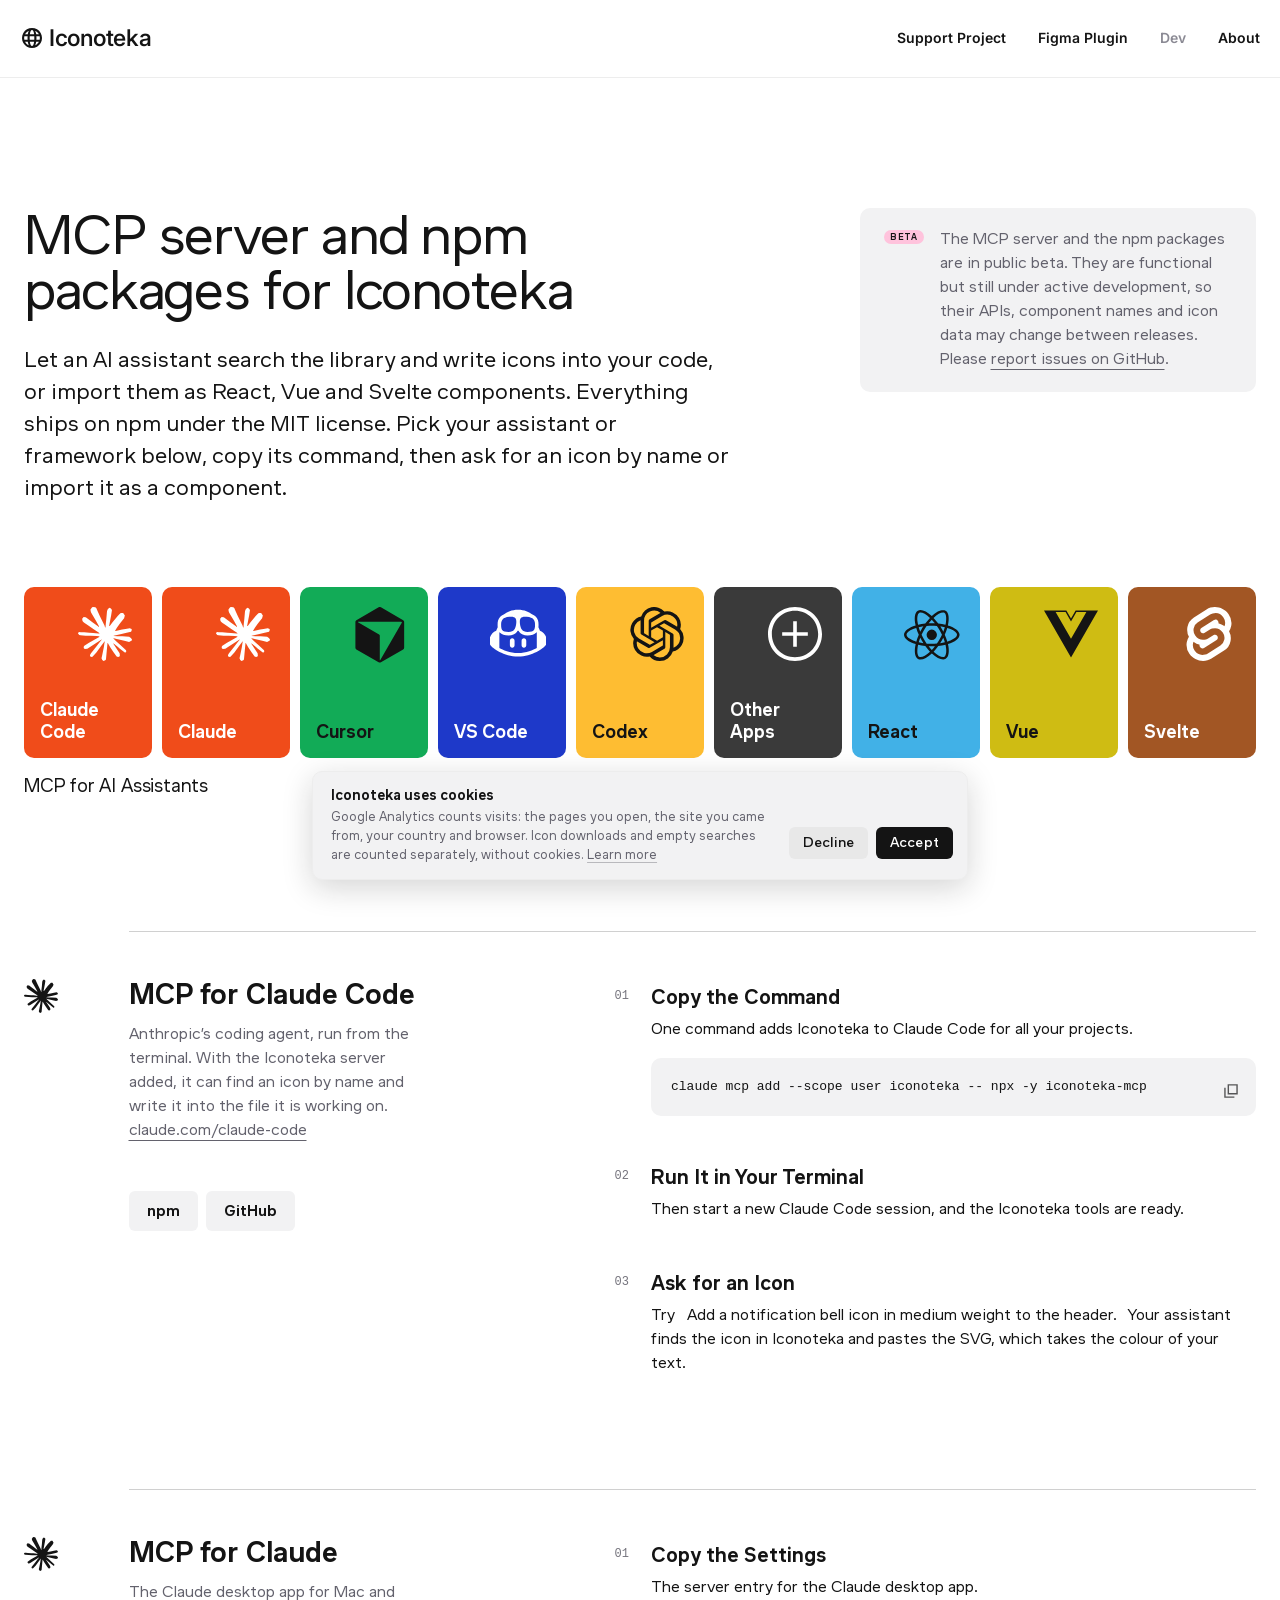
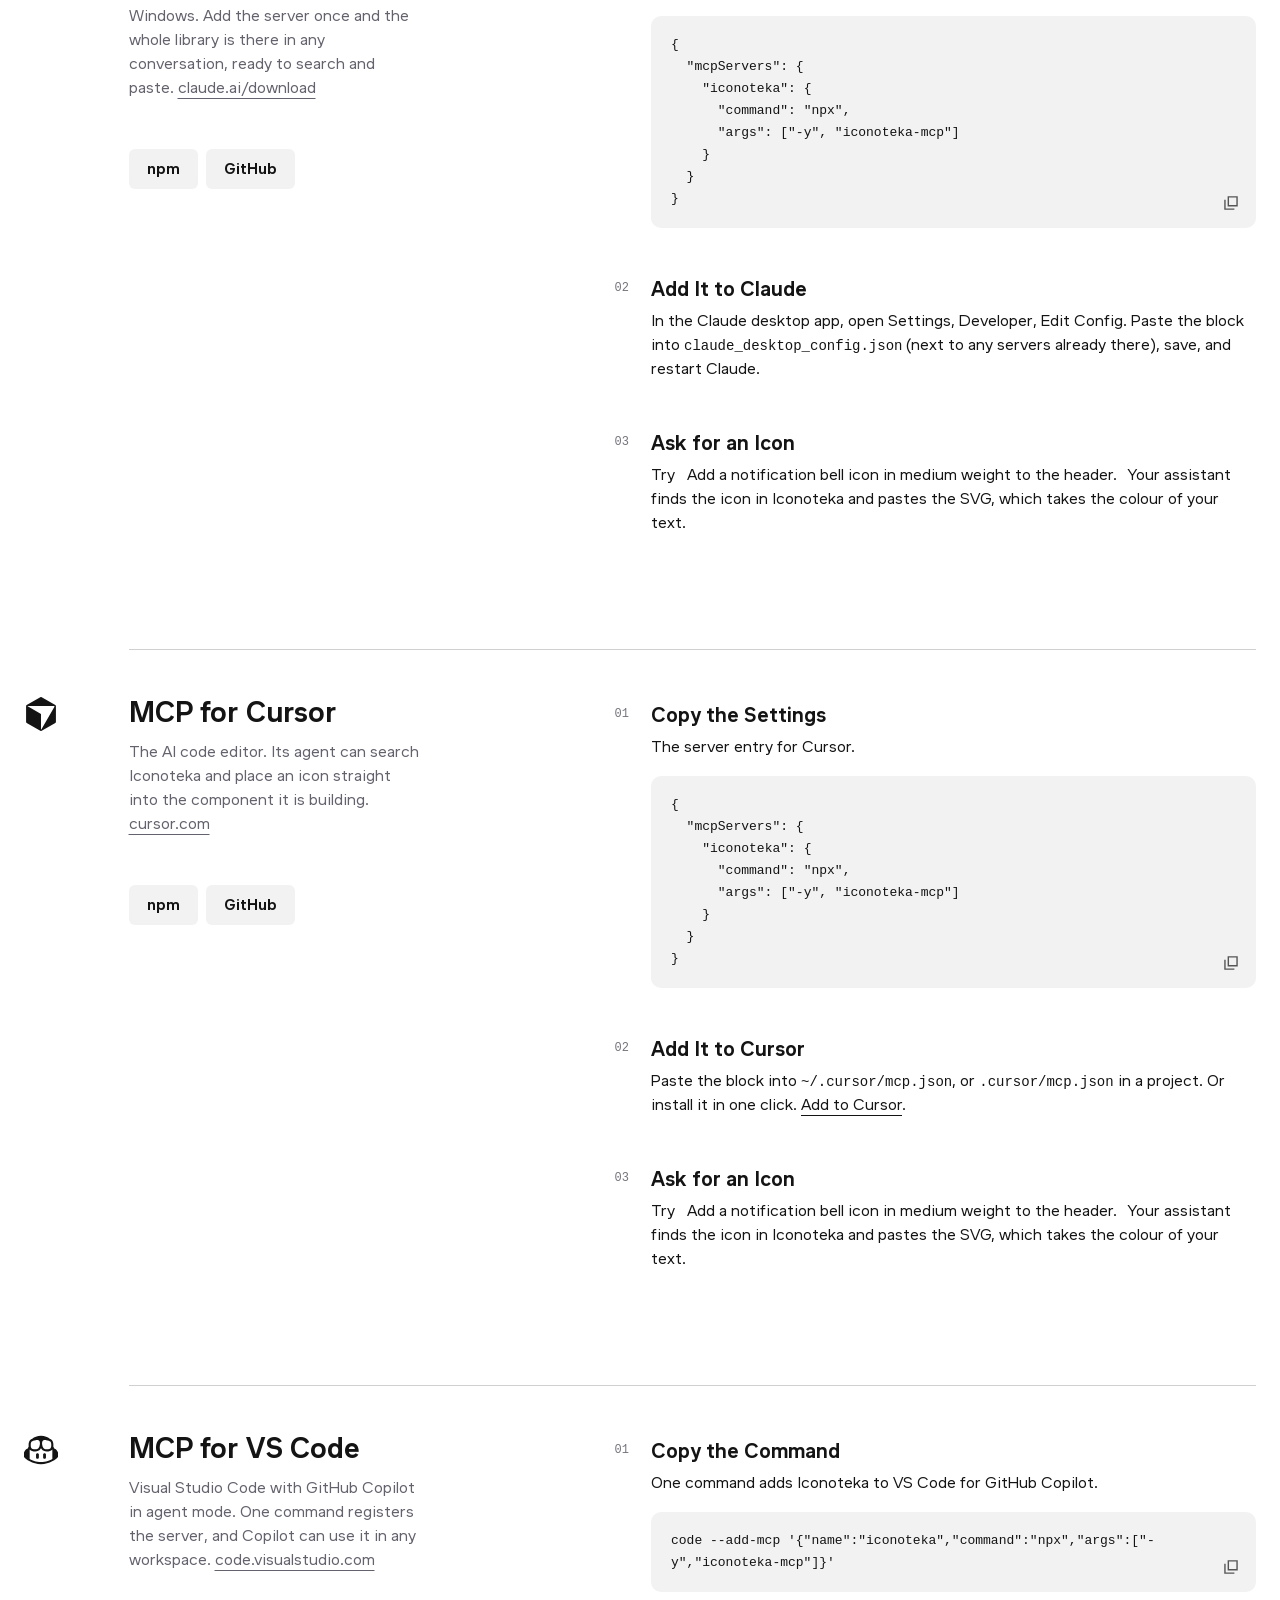
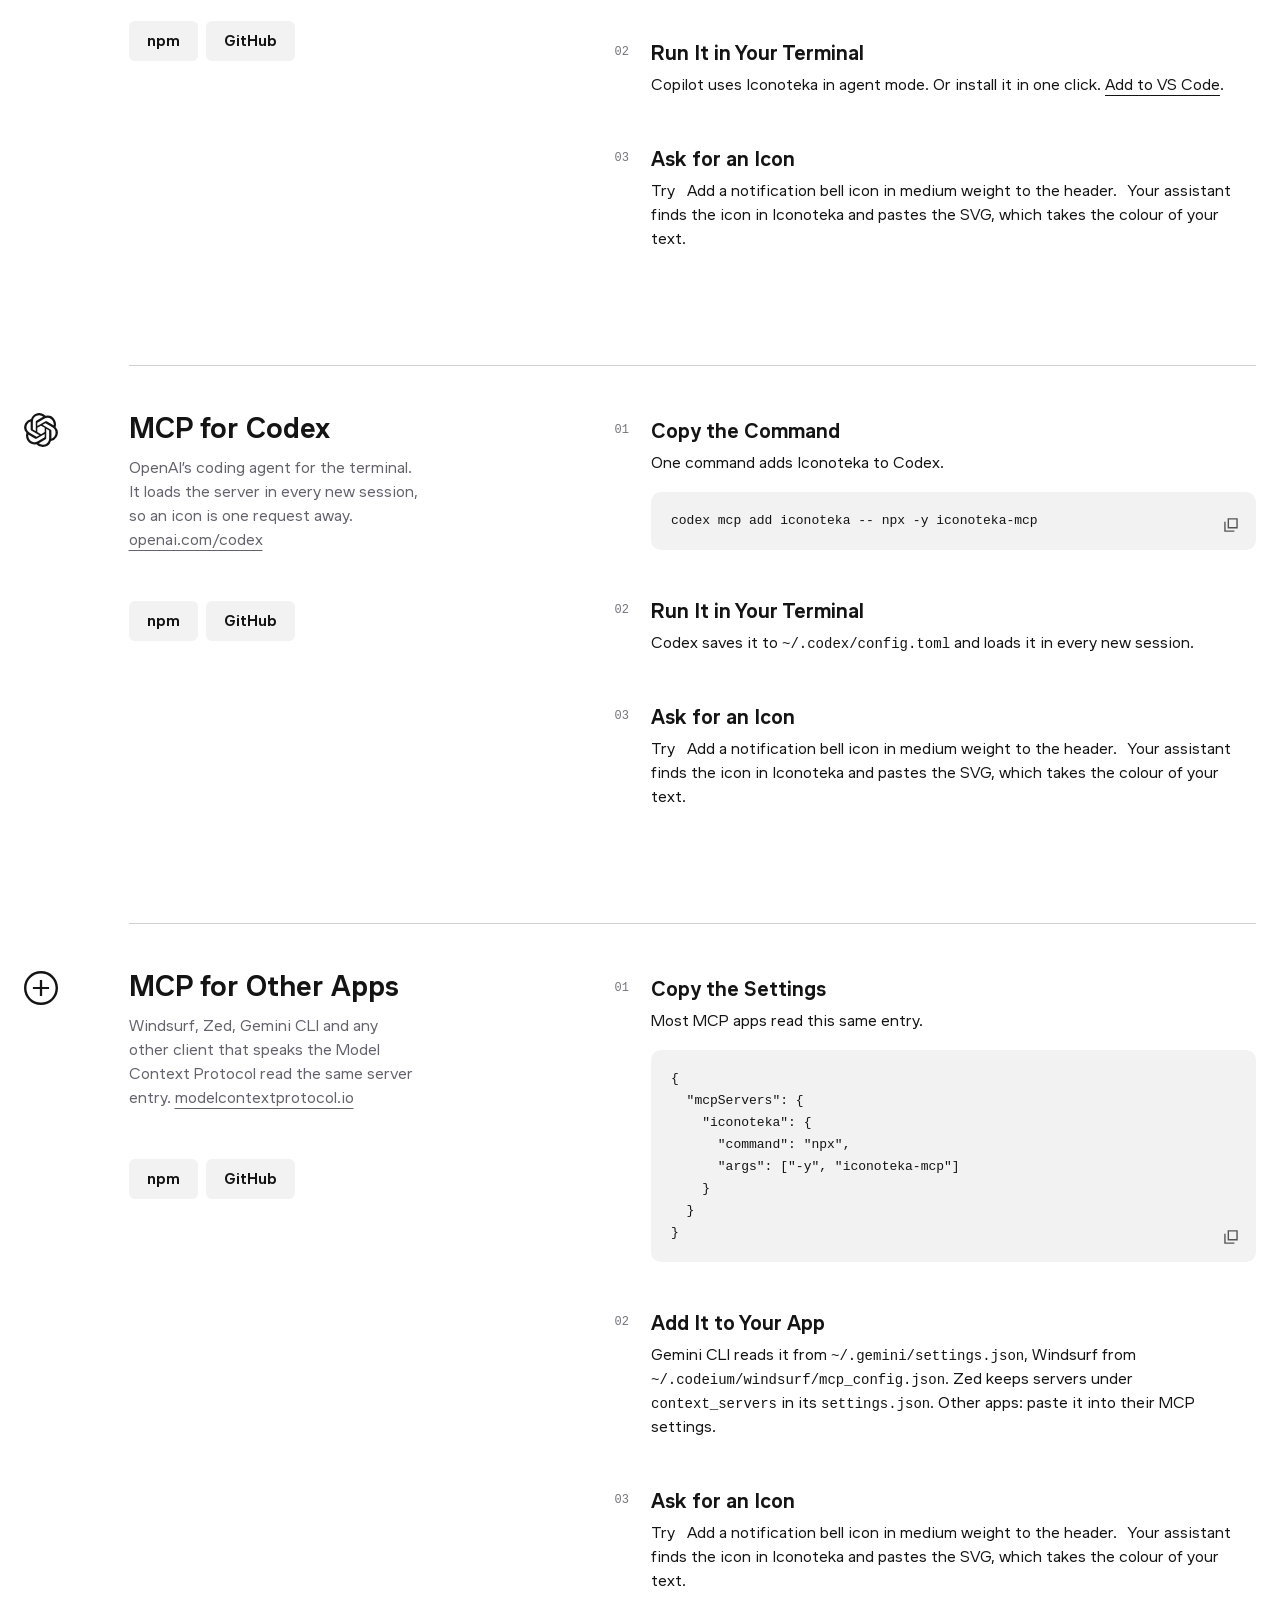
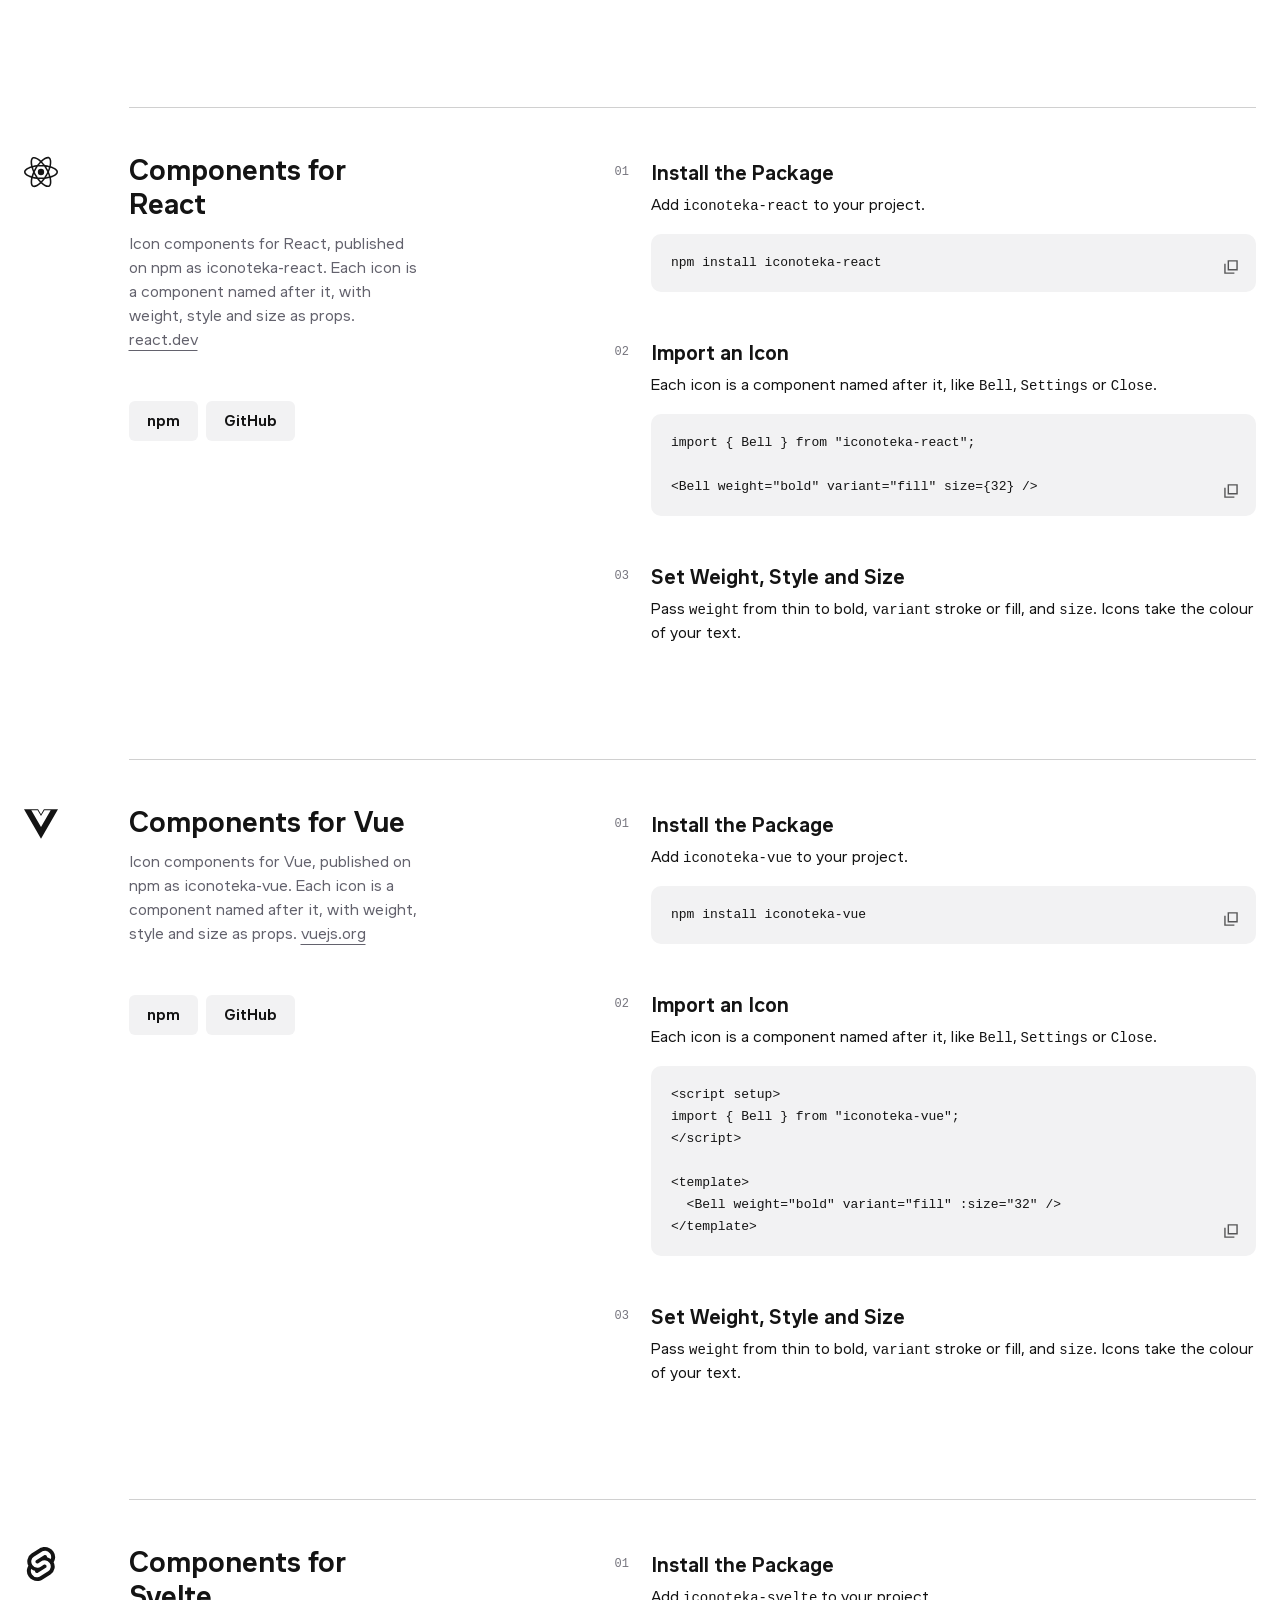
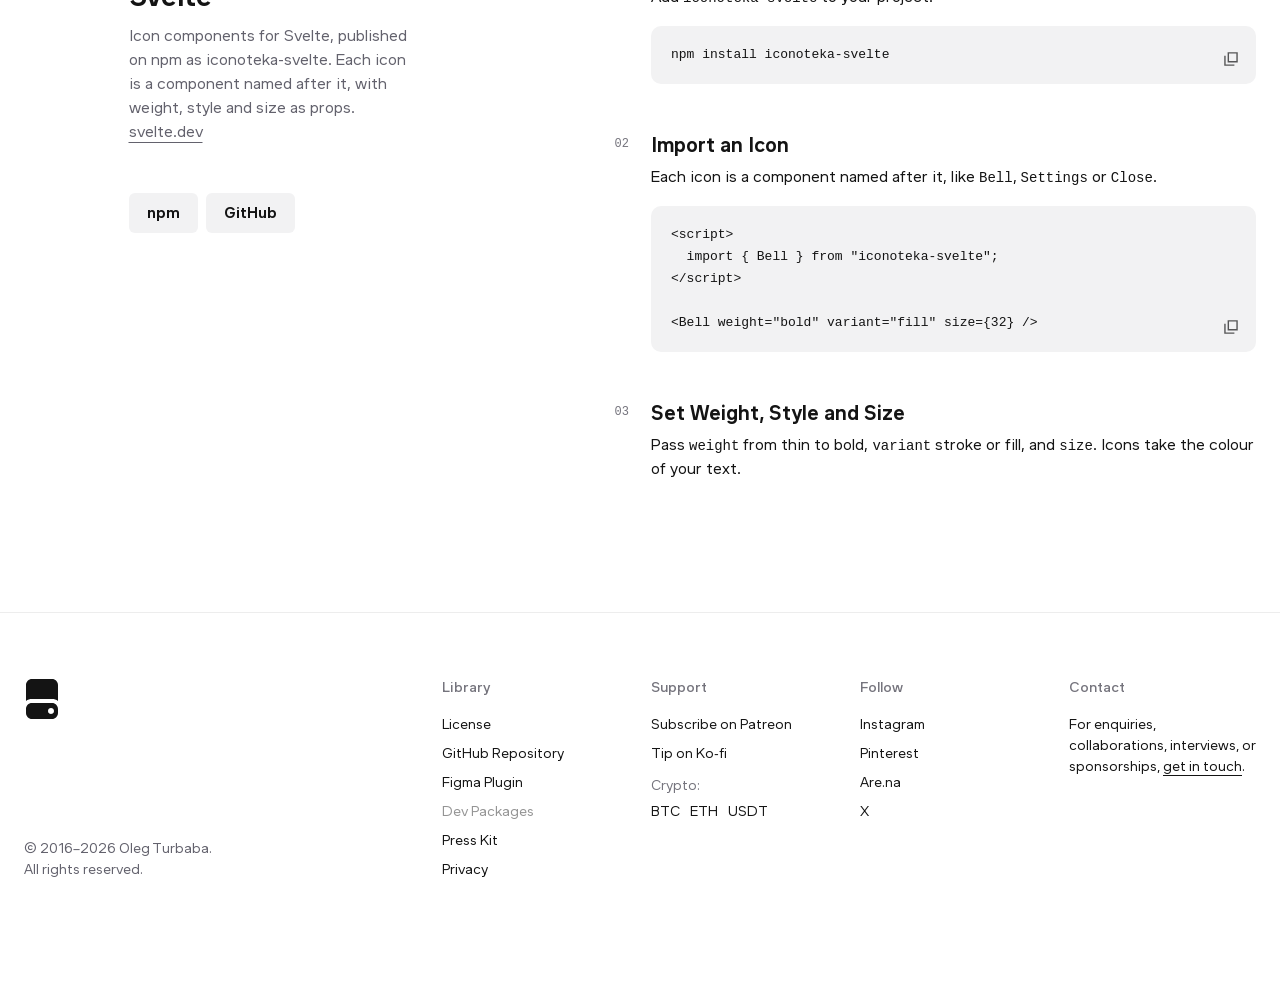
<file: dev.html>
<!DOCTYPE html>
<html lang="en">
<head>
<meta charset="UTF-8"/>
<script>document.documentElement.classList.add('rv-pending'); setTimeout(() => document.documentElement.classList.remove('rv-pending'), 2500);</script>   <!-- reveal.js lifts this once the line-by-line units are set; the timeout is a safety net -->
<meta name="viewport" content="width=device-width, initial-scale=1.0"/>
<title>Iconoteka for Developers</title>
<meta name="description" content="Add Iconoteka to your project: an MCP server for Claude, Cursor, VS Code and Codex, and icon components for React, Vue and Svelte on npm. MIT licensed."/>
<meta property="og:title" content="Iconoteka for Developers, an MCP server and npm packages"/>
<meta property="og:description" content="An MCP server for AI assistants and icon components for React, Vue and Svelte, all on npm under the MIT license."/>
<meta property="og:image" content="https://iconoteka.com/iconoteka-preview.png"/>
<meta property="og:image:width" content="1200"/>
<meta property="og:image:height" content="630"/>
<meta property="og:image:type" content="image/png"/>
<meta property="og:image:alt" content="Iconoteka icons on a grid"/>
<link rel="canonical" href="https://iconoteka.com/dev.html"/>
<meta property="og:url" content="https://iconoteka.com/dev.html"/>
<meta property="og:type" content="website"/>
<meta property="og:site_name" content="Iconoteka"/>
<meta name="twitter:card" content="summary_large_image"/>
<meta name="twitter:title" content="About Iconoteka, 1,400 open-source icons in 7 weights and 2 styles"/>
<meta name="twitter:description" content="A free, open-source library of 1,400 icons in 7 weights, drawn on a 24-point grid. MIT licensed."/>
<meta name="twitter:image" content="https://iconoteka.com/iconoteka-preview.png"/>
<!-- Google Analytics 4 -->
<script async src="https://www.googletagmanager.com/gtag/js?id=G-4MXD87JKRM"></script>
<script>
  window.dataLayer = window.dataLayer || [];
  function gtag(){dataLayer.push(arguments);}
  gtag('consent', 'default', { analytics_storage: 'denied', ad_storage: 'denied' });   // nothing is stored until the visitor accepts
  gtag('js', new Date());
  gtag('config', 'G-4MXD87JKRM');
</script>
<link rel="icon" type="image/svg+xml" href="favicon.svg">
<link rel="icon" type="image/png" sizes="512x512" href="favicon.png">
<link rel="apple-touch-icon" sizes="180x180" href="apple-touch-icon.png">
<link rel="preconnect" href="https://fonts.googleapis.com">
<link rel="preconnect" href="https://fonts.gstatic.com" crossorigin>
<link href="https://fonts.googleapis.com/css2?family=Inter:ital,opsz,wght@0,14..32,100..900;1,14..32,100..900&display=swap" rel="stylesheet">
<link rel="preload" href="fonts/websans.woff2?v=2" as="font" type="font/woff2" crossorigin>
<link rel="stylesheet" href="support.css?v=14">
<style>
:root {
  --bg: #ffffff;
  --surface: #f7f7f7;
  --surface2: #f4f4f4;   /* grey cards (Packages, Support), lightened from #efefef (user 2026-09-15) */
  --border: #ededed;
  --text: #141414;
  --text-muted: #63626d;
  --text-dim: #8b8a94;
  --brand: #ffc3dc;
  --radius: 6px;
  --panel-w: 270px;
  --pad: 24px;
  --panel-pad: 20px;
  --sb: 11px;   /* native scrollbar width inside the category list */
  /* radius scale */
  --r-xs: 3px;      /* scrollbar thumbs, slider track */
  --r-sm: 6px;      /* small controls: buttons, segmented, options */
  --r-md: 10px;     /* surfaces: cards, dropdown menus */
  --r-pill: 999px;  /* badges, tags, search */
  /* motion */
  --t-fast: .12s;   /* hover/colour */
  --t-base: .2s;    /* size/position */
  --t-slow: .28s;   /* panel + large moves */
  /* elevation */
  --shadow-md: 0 4px 16px rgba(20,20,20,0.12);
  --shadow-lg: 0 8px 30px rgba(20,20,20,0.18);
  --panel-margin: 0px;
  --ui-surface: #f2f2f3;
  --ui-surface-hover: #e8e8e8;
  --ui-input: #f3f3f4;
  --ui-input-hover: #eeeeef;
  --ui-seg-on: #ffffff;
  --ui-panel: #ffffff;
  --ui-dropdown: #ffffff;
  --ui-card-hover: rgba(242,242,243,0.7);
  --ui-card-active: #f2f2f3;
  --ui-slider-track: #efefef;
  --ui-slider-stop: #cecece;
  --logomark-color: #141414;
}
[data-theme="dark"] {
  --shadow-md: 0 4px 16px rgba(20,20,20,0.45);
  --shadow-lg: 0 8px 30px rgba(20,20,20,0.55);
  --bg: #191919;
  --surface: #222222;
  --surface2: #2a2a2a;
  --border: #333333;
  --text: #ffffff;
  --text-muted: #a2a2a2;
  --text-dim: #8a8a8a;
  --brand: #ffc3dc;
  --ui-surface: #2a2a2a;
  --ui-surface-hover: #363636;
  --ui-input: #252525;
  --ui-input-hover: #2e2e2e;
  --ui-seg-on: #3a3a3a;
  --ui-panel: #202020;
  --ui-dropdown: #242424;
  --ui-card-hover: rgba(50,50,50,0.49);
  --ui-card-active: #232323;
  --ui-slider-track: #2e2e2e;
  --ui-slider-stop: #444444;
  --logomark-color: #ffffff;
}

@font-face { font-family: 'WebSans'; src: url('fonts/websans.woff2?v=2') format('woff2'); font-weight: 400 600; font-display: swap; }   /* the page's text face: a 122-glyph subset (ASCII + the punctuation the page uses), weights 400–600 only, kern + tnum only, neutral names, no glyph names, no hinting — 11 KB */
* { box-sizing: border-box; }
:root { --rule: color-mix(in srgb, var(--text) 20%, transparent); --rule-solid: #d0d0d0; --bar-track: #e4e4e4; --text-soft: #75747d; }   /* every page rule: the text colour at 30%. --rule-solid is that same value FLATTENED against the page background — opaque, so lines can never double where two of them meet (user) */
[data-theme="dark"] { --rule: color-mix(in srgb, var(--text) 30%, transparent); --rule-solid: #5e5e5e; --bar-track: #5e5e5e; --text-soft: var(--text-muted); }   /* light theme (user 2026-09-15): lines at 20% (#d0d0d0 flattened), a paler progress-bar track, and --text-soft #75747d for the small grey labels (4.6:1 on white, still AA); dark keeps its values */
/* vertical spacing system — an 8px scale with four roles; only these tokens are used for vertical space
   --major  hero → headline, stat rows → weight grid          130 / 96 / 64
   --sec    section padding (top and bottom), footer padding   65 / 48 / 32  (= --major / 2)
   --block  between blocks inside a section, text → media      48 / 40 / 32
   --stack  label → content, title → text, text → buttons      24 / 24 / 16
   plus two fixed steps: --sp-1 8px (small title → text, list gaps) and --sp-2 16px (large title → text, icon → title, row padding) */
:root { --sp-1: 8px; --sp-2: 16px; --stack: 24px; --block: 48px; --sec: 65px; --major: 130px; --gut: 22px; --exc: 100px; --display: clamp(36px, calc(17.8px + 2.93vw), 84px); }   /* --display: headline statement and the stat numbers */   /* --exc: the one exception — the gap above and below the Missing-an-icon block */   /* --sec is half of --major, so every block-to-block gap is --major (130, per user) */
@media (max-width: 860px) { :root { --stack: 24px; --block: 40px; --sec: 38px; --major: 76px; --gut: 12px; --exc: 74px; } }   /* tablet: section gaps 20px tighter than before (76 / 38, user) */
@media (max-width: 480px) { :root { --stack: 16px; --block: 32px; --sec: 32px; --major: 64px; --gut: 8px; --exc: 50px; } }
html { scroll-behavior: smooth; }
/* no ligatures or contextual alternates in running text */
html, body { margin: 0; font-family: 'WebSans', 'Inter', sans-serif; font-variant-ligatures: none; font-feature-settings: "liga" 0, "calt" 0; font-size: 16px; line-height: 24px; background: var(--bg); color: var(--text); -webkit-font-smoothing: antialiased; }
html, body { overflow-x: clip; }   /* the flying hero tiles must never widen the page. clip, NOT hidden: overflow-x:hidden on html/body turns them into scroll containers in iOS Safari and the sticky header scrolls away for good */
a { color: inherit; }

/* ── header: same bar as the library ─────────────────────────────────────── */
/* 500px header: the 78px bar (logo + navigation, same as the library) and a 422px band with the icon wall, on the page colour */
header { display: grid; grid-template-columns: 1fr auto 1fr; align-items: center; column-gap: 8px;
         padding: 0 var(--panel-pad); height: 78px; border-bottom: 1px solid var(--border);
         position: sticky; top: 0; background: var(--bg); color: var(--text); z-index: 10; transition: transform var(--t-slow) ease; }
header.hidden { transform: translateY(-100%); }   /* slides away while scrolling down, comes back on the first scroll up (user, all breakpoints) */
header .header-nav { grid-column: 3; }
/* the bar is set in Inter with the library's line-height so it matches the homepage header exactly */
header { font-family: 'Inter', sans-serif; font-size: 14px; line-height: normal; font-variant-ligatures: normal; font-feature-settings: normal; }   /* the library's body context */
header .support-btn { font: inherit; font-size: 14px; font-weight: 600; }
.hero-band { background: var(--bg); color: var(--text); --band-h: 422px; padding: 20px 20px 0; }   /* 20px inset left, right, top; as many full rows as fit --band-h, height follows the rows */
/* headline under the hero */
.row.headline { padding-top: var(--major); padding-bottom: 0; }   /* .row.headline so the generic .row padding below cannot override it */
.headline .g { padding-bottom: var(--block); border-bottom: 1px solid var(--rule); }   /* rule under the headline, layout width only */
.row.headline + .row { padding-top: calc(var(--major) - var(--block)); }   /* rule-terminated blocks keep a --major (128) gap to the next content, like License */
.nobr { white-space: nowrap; }
.ver { grid-column: 10 / 13; justify-self: end; align-self: start; font-family: ui-monospace, 'SF Mono', Menlo, Consolas, monospace; font-size: 12px; line-height: 16px; font-weight: 500; margin-top: 4px; font-feature-settings: normal; color: var(--text-soft); }   /* small mono library version, same size as the weight-grid labels, top aligned with the headline's caps */
.statement { grid-column: 1 / 10; margin: 0; font-size: var(--display); line-height: 1.1; letter-spacing: -.02em; font-weight: 400; }
/* the wall: as many colour tiles as fit the band, each a random icon on a random brand colour and shape.
   Tiles change one by one on their own, change under the pointer, and open the icon in the library on click */
.wall { display: grid; grid-template-columns: repeat(var(--cols), var(--tile)); grid-auto-rows: var(--tile); row-gap: var(--wgap); justify-content: space-between; --tile: 76px; --wgap: 16px; }   /* columns spread edge to edge */
.tile-w { width: var(--tile); height: var(--tile); border-radius: 10%;   /* three containers, per the blueprint: rounded 10%, soft 22%, circle 6% larger (optical) */ background: var(--c); color: var(--fg); display: flex; align-items: center; justify-content: center; }
.tile-w { will-change: transform; position: relative; }   /* z-index during the parallax */
.tile-w.round { border-radius: 50%; width: calc(var(--tile) * 1.06); height: calc(var(--tile) * 1.06); margin: calc(var(--tile) * -0.03); }
.tile-w.soft { border-radius: 22%; }
.tile-w svg { width: 66%; height: 66%; fill: currentColor; display: block; }
.tile-w { cursor: pointer; }   /* a tile opens its icon in the library; the name chip is the only hover feedback */
.tile-w.round svg { width: calc(66% / 1.06); height: calc(66% / 1.06); }
.tile-chip { position: fixed; z-index: 40; pointer-events: none; color: var(--text); font-size: 12px; line-height: 16px; font-weight: 500; white-space: nowrap; text-shadow: 0 1px 3px var(--bg), 0 0 8px var(--bg); opacity: 0; transform: translate(-50%, -100%); transition: opacity var(--t-fast); }   /* plain text, no pill (user): a shadow in the page colour keeps it readable over anything */
.tile-chip.on { opacity: 1; }
.slider-nav button { position: relative; }   /* the circle tile is 6% wider so it does not read smaller than a square one -- that is compensation for the CONTAINER, so undo it for the glyph, which must be the same size in every shape */
/* no clipping: flying tiles pass behind the page content (main sits above the band), under the sticky bar */
.hero-band { position: relative; z-index: 0; }
main, footer { position: relative; z-index: 1; }

.logo-wrap { display: flex; align-items: center; gap: 8px; position: relative; top: -1px; }   /* flex like the homepage: the link is only as wide as the logo, not the whole grid column (the hover area was huge) */
.logo-wrap a { display: flex; align-items: center; gap: 5px; text-decoration: none; color: var(--text); transition: opacity var(--t-fast); }
.logo-wrap a:hover { opacity: .8; }
#logomark { color: var(--logomark-color); }
.logo { font-weight: 550; font-size: 23px; letter-spacing: -0.3px; }
.beta-badge { font-size: 8.5px; font-weight: 700; background: var(--brand); color: #141414; height: 14px; padding: 0 6px 0 6.6px; line-height: 1;
              border-radius: var(--r-pill); letter-spacing: .6px; text-transform: uppercase; display: inline-flex; align-items: center; position: relative; top: -2px; }
.header-nav { display: flex; align-items: center; gap: 32px; justify-content: flex-end; position: relative; top: -1px; }
.header-link { font-size: 14px; font-weight: 600; text-decoration: none; transition: color var(--t-fast); }
.header-link:hover { opacity: .8; }
/* hit area ≈ 38×(text+24)px without moving the text: padding cancelled by negative margins */
.header-link { padding: 10px 12px; margin: -10px -12px; border-radius: var(--r-sm); }
.header-link.current { color: var(--text-dim); }
.burger-btn { display: none; background: none; border: none; cursor: pointer; padding: 4px; margin-right: -4px; color: var(--text); }
.burger-btn { transition: opacity var(--t-fast); } .burger-btn:hover { opacity: .8; }
/* pressed state for every control on the page: a deeper dim than the hover (the wall tiles have no hover by design and stay as they are) */
.header-link:active, .logo-wrap a:active, .burger-btn:active, .burger-link:active, .button:active, .links a:active, .handle:active,
.slider-nav button:active:not(:disabled), button.primary:active:not(:disabled), footer a:active, footer button:active, .footer-icon:active { opacity: .6; }
.burger-menu { display: none; position: fixed; background: var(--ui-panel); border-radius: var(--r-md); box-shadow: var(--shadow-md); padding: 8px; z-index: 1000; flex-direction: column; gap: 2px; width: 272px; }
.burger-menu.open { display: flex; }
.burger-link { font-size: 14px; font-weight: 600; color: var(--text); text-decoration: none; padding: 14px 12px; border-radius: var(--r-sm); }
.burger-link:hover { background: var(--surface); }
.burger-ver { font-size: 12px; color: var(--text-muted); padding: 12px 12px 8px; line-height: 1.6; }
.ver-num { font-family: ui-monospace, 'SF Mono', Menlo, Consolas, monospace; font-size: 12px; font-weight: 500; }
#toast { position: fixed; top: 92px; left: 50%; transform: translateX(-50%); background: var(--brand); color: #141414; font-size: 12px; padding: 4px 14px; border-radius: var(--r-pill); pointer-events: none; opacity: 0; transition: opacity var(--t-base); z-index: 2100; white-space: nowrap; }
#toast.visible { opacity: 1; }
/* BETA badge shown again (user 2026-09-06) */

/* ── page grid ────────────────────────────────────────────────────────────── */
/* Every block is a full-width row; content sits on a 12-column grid, 22px gutters, 1252px max */
.row { padding: var(--sec) var(--pad); }
.row:focus, .row:focus-visible, .row:target, main:focus, main:focus-visible { outline: none; }   /* landing on #section must not draw a focus ring round the whole block: a row is a container, never something you interact with. Interactive controls keep their own rings */
.g   { display: grid; grid-template-columns: repeat(12, minmax(0, 1fr)); column-gap: var(--gut); row-gap: 0; max-width: 1252px; margin: 0 auto; }   /* 1152 + 100: 50px off each side margin (user took half of the 100 back) */
.g > * { min-width: 0; }
.full { grid-column: 1 / -1; }
.half-a { grid-column: 1 / 7; }
.half-b { grid-column: 7 / 13; }
.half-a p, .half-b p { margin-bottom: var(--stack); }
/* License and Repository: larger title and text than the feature items */
.license .half-a, .license .half-b { padding-bottom: var(--block); border-bottom: 1px solid var(--rule); }   /* two rules, one under each half; the halves stretch to one height so the lines align */
#privacy { padding-top: 0; color: var(--text-soft); }   /* the quiet legal block: grey like the section labels, and half the usual gap above (--major down to --sec) */
#privacy h3 { font-size: 14px; line-height: 21px; margin-bottom: var(--stack); display: flex; justify-content: space-between; align-items: baseline; }   /* section number at the right edge, like the .label rows above */   /* one title over both halves, so the two columns start at the same line */
#privacy strong { font-weight: 600; }   /* lead-ins take the site's heading weight, not the browser's 700 */
#privacy p { font-size: 14px; line-height: 21px; }   /* no width cap: each half fills its column, so equal copy gives equal height */
#privacy .half-a p { padding-right: var(--gut); }   /* two gutters between the columns: at 14px one gutter reads as a word space, not a column break. Left edges stay on the grid */
.license h3, .request h3, .support-title { font-size: 28px; line-height: 34px; margin-bottom: var(--sp-2); }   /* Support Project title = the License title (no section number, not counted) */
.license p, .request p { font-size: 20px; line-height: 30px; max-width: 46ch; }
/* request: a brand-Blue box, white text (the Blue card's logo-mark rule), input white at 10%, white pill button.
   Exception to the spacing system: 100px above and below (neighbour padding --sec + own padding = --exc) */
.row.request { padding-top: calc(var(--exc) - var(--sec)); padding-bottom: var(--exc); }   /* 100 above the box, 100 from the box to the footer rule */
.request-box { grid-column: 1 / -1; background: #673726; color: #ffffff; padding: clamp(17px, 2vw, 28px); border-radius: var(--r-md);   /* 30% less than the first cut (24/2.8vw/40) — user */
               display: grid; grid-template-columns: 1fr 1fr; column-gap: var(--gut); row-gap: var(--block); }   /* full width; title on the left half, text and form on the right half */
.request-box h3 { margin: 0; }
.request-box .request-body p { max-width: none; margin-bottom: var(--stack); }
.request-box input[type=text] { background: rgba(255, 255, 255, .1); color: #ffffff; border: none; padding-top: 2px; }   /* white at 10% on the blue (user); the text sits 2px down (optical, user: 1px, then 1px more) */
.request-box input[type=text]:focus { background: rgba(255, 255, 255, .16); }
.request-box input[type=text]::placeholder { color: #ffffff; opacity: .6; }
.request-box button.primary { background: #ffffff; color: #141414; border-radius: 999px; }   /* white pill (user) */

p { margin: 0 0 var(--stack); }
p:last-child { margin-bottom: 0; }
.label { font-size: 14px; line-height: 21px; font-weight: 500; color: var(--text-soft); margin: 0 0 var(--stack); }   /* small captions are grey (user): section labels, their numbers, the version, the grid-cell texts — same grey as the footer titles */
.label.full { display: flex; justify-content: space-between; align-items: baseline; }   /* section number at the right edge */
.no { font-family: ui-monospace, 'SF Mono', Menlo, Consolas, monospace; font-size: 12px; line-height: 16px; font-weight: 500; font-feature-settings: normal; color: var(--text-soft); }   /* section numbers 01–04: the version's mono style */
.ver .no { margin-left: 16px; }   /* 01 sits after the version, at the right edge */
h2.huge { font-size: var(--display); line-height: 1; letter-spacing: -.02em; font-weight: 600; margin: 0 0 var(--block) -0.04em; }   /* same size as the headline statement */
h3 { font-size: 19px; line-height: 28px; font-weight: 600; letter-spacing: -.01em; margin: 0 0 var(--sp-1); }


/* layout-grid overlay, toggled with the G key: the same .g columns, tinted */
.grid-overlay { position: fixed; inset: 0; padding: 0 var(--pad); pointer-events: none; z-index: 5000; }
.grid-overlay .g { height: 100%; }
.grid-overlay span { display: block; height: 100vh; background: rgba(255, 195, 220, .18); }

/* buttons (Inter-style: plain filled block, no chrome) */
.button, .links a { display: inline-flex; align-items: center; gap: 6px; height: 36px; padding: 2px 18px 0; border-radius: var(--r-sm);   /* 18px sides; 2px top padding moves the centred label down by 1px (optical) */
          background: var(--text); color: var(--bg); text-decoration: none; font-size: 15px; font-weight: 500; letter-spacing: .01em;
          transition: opacity var(--t-fast); white-space: nowrap; }
.button:hover, .links a:hover { opacity: .82; }
.links { display: flex; flex-wrap: wrap; gap: var(--sp-1); }
.links a.ghost { background: var(--ui-surface); color: var(--text); }
.links a.ghost:hover { background: var(--text); color: var(--bg); opacity: 1; }   /* hover = inverted: white on the dark theme, black on light */


/* stat blocks: one row each — title on the left half, text on the right half */
.stat-block { grid-column: 1 / -1; display: grid; grid-template-columns: repeat(12, minmax(0, 1fr)); column-gap: var(--gut); align-items: start; margin-bottom: var(--block); }
.stat-block:nth-of-type(4) { margin-bottom: var(--major); }   /* the weight grid gets a major gap */
.stat-block h2 { grid-column: 1 / 7; margin: 0; white-space: nowrap; }   /* size comes from h2.huge (--display, same as the headline); no font-size here or it would win by source order */
.stat-block h2, .stat-block p { grid-row: 1; }
/* right half: a 1px rule aligned with the cap height of the number on the left, the small text below it
   (measured in the render: the caps of the 66px title start 3px below its box top) */
.stat-block p { grid-column: 7 / 13; align-self: start; margin: 3px 0 0; padding-top: var(--sp-2); border-top: 1px solid var(--rule); font-size: 20px; line-height: 30px; }   /* same large body size as License / Repository */

/* weight grid: 7×2 stroked cells (1px lines, shared): number top-left, code (TS, RF…) top-right, name bottom-left, icon in a dealt palette colour */
.cards { display: grid; grid-template-columns: repeat(7, minmax(0, 1fr)); }   /* no border on the grid itself: when a row is short (4-3-4-3 on narrow screens) a container border would box in the empty cells and read as one big rectangle. Each cell closes itself instead. */
.card { position: relative; aspect-ratio: 1; background: var(--bg); color: var(--text); display: flex; align-items: center; justify-content: center; border: 1px solid var(--rule-solid); margin: 0 -1px -1px 0; }   /* every cell is a complete square; the -1px margins overlap neighbouring borders so shared lines stay 1px and are drawn once, and an empty grid area is simply empty */
.card svg { width: 54%; height: 54%; fill: var(--ic, currentColor); display: block; position: relative; top: -3px; }   /* was -5px; moved 2px down (user) */   /* --ic: a brand colour dealt at random (light palette), re-dealt on hover with the icon; switches instantly, no fade (user) */
.card small { position: absolute; font-size: 12px; line-height: 16px; font-weight: 500; }   /* text colour (the grey try was reverted for the grid — user) */
.card .n { left: 10px; top: 8px; font-feature-settings: "liga" 0, "calt" 0, "tnum" 1; }
.card .code { right: 10px; top: 8px; }
.card .cap { left: 10px; bottom: 8px; }

/* support section: the menu's intro (large body) on the left half, the three brand cards full width; reachable at about.html#support */
/* Support sits after Author now (user 2026-09-09); the License/Support grouping is gone */
.row[id] { scroll-margin-top: 90px; }   /* anchors land below the sticky header */
#gallery { scroll-margin-top: 138px; }   /* /gallery/ and #gallery land on the slider itself (its row has no label), with the same 48px of air a section label gets */
.support-title { grid-column: 1 / 5; margin: 0; }   /* title in the left third … */
.support-lead { grid-column: 5 / 13; font-size: 20px; line-height: 30px; margin: 0 0 calc(var(--block) - 10px); max-width: none; }   /* … text in the right two thirds (user); cards 38px below (--block − 10, user) */
#supportCards { max-width: none; justify-self: stretch; gap: var(--gut); --col: calc((100% - 2 * var(--gut)) / 3); grid-template-columns: repeat(3, minmax(0, 1fr)); }   /* three equal cards on the page grid (the panel's pill-width trick is not used here) */
#supportCards .support-card { border-radius: var(--r-md); padding: 24px; gap: 0; min-height: 0; align-items: stretch; text-align: left; margin: 0; }   /* compact (user) */
/* on the page the three cards are DARK GREY, the same surface as the framework package cards (user); the header
   panel keeps its brand colours. --line/--line-hover mirror the .pkg tints so buttons and rules match. */
#supportCards .support-card[data-way] { --line: color-mix(in srgb, var(--text) 12%, transparent); --line-hover: color-mix(in srgb, var(--text) 20%, transparent); background: var(--surface2); }
#supportCards .support-card[data-way] h4, #supportCards .support-card[data-way] h4 small, #supportCards .support-card[data-way] p { color: var(--text); }
#supportCards .support-card[data-way] .support-cta, #supportCards .support-list button { background: var(--line); color: var(--text); }
#supportCards .support-card[data-way] .support-cta:hover, #supportCards .support-list button:hover { background: var(--text); color: var(--bg); }
@media (min-width: 1280px) { #supportCards .support-card { aspect-ratio: 4 / 5; } }   /* 4:5 portrait cards (user). Measured floor: at 1200 and below the content no longer fits a 4:5 box */
@media (min-width: 1400px) { #supportCards .support-card { aspect-ratio: 1; } }   /* once the column is wide enough that a square still holds the content, stop growing taller -- a 4:5 card reaches ~700px of mostly empty space on a big screen (user). max-height cannot do this: with an aspect-ratio set, capping the height just makes the card narrower */
#supportCards .support-card h4 { font-size: 22px; line-height: 28px; font-weight: 600; letter-spacing: -.01em; justify-content: flex-start; margin: 0 0 var(--sp-1); }
#supportCards .support-card p { font-size: 16px; line-height: 24px; margin: 0 0 var(--block); }   /* the page's body text; a block gap down to the tier / address table (user) */
#supportCards .support-cta { margin-top: auto; padding-top: 0; }
#supportCards .support-card[data-way="patreon"] .support-cta { margin-top: 0; }   /* the button follows its table (whose own 16px bottom margin is the gap) instead of being pushed to the floor on its own */
#supportCards .support-tiers, #supportCards .support-list { list-style: none; margin: auto 0 var(--stack); padding: 0; font-size: 16px; line-height: 24px; }   /* margin-top auto: the table sits at the BOTTOM, so the card's spare height falls between the description and the table (user); 24px down to the button */   /* margin-top auto: the table sits at the BOTTOM, so the card's spare height falls between the description and the table (user) */
#supportCards .support-tiers li { display: grid; grid-template-columns: 1fr auto; column-gap: var(--sp-2); padding: 6px 0; border-top: 1px solid var(--rule); }   /* the page's rule colour, as on the timeline and stat rows (white 25% belonged to the panel's coloured cards) */
#supportCards .support-tiers li:last-child { border-bottom: 1px solid var(--rule); }
#supportCards .support-tiers .t-price { white-space: nowrap; }   /* no tnum: it widens the spaces around the slash in this face */
#supportCards .support-tiers .t-note { grid-column: 1 / -1; font-size: 14px; line-height: 21px; opacity: .8; }
#supportCards .support-list { margin-bottom: 0; }
#supportCards .support-list li { display: grid; grid-template-columns: 1fr auto; grid-template-areas: "net btn" "addr btn"; column-gap: var(--sp-2); align-items: center; padding: 8px 0; border-top: 1px solid var(--rule); }
#supportCards .support-list li:last-child { border-bottom: 1px solid var(--rule); }
#supportCards .support-list .a-net { grid-area: net; } #supportCards .support-list .a-net b { font-weight: 600; }
#supportCards .support-list .a-addr { grid-area: addr; font-family: ui-monospace, 'SF Mono', Menlo, Consolas, monospace; font-size: 13px; line-height: 20px; opacity: .6; }   /* semi-transparent (user) */
#supportCards .support-list button { grid-area: btn; height: 32px; padding: 0 14px; border: none; border-radius: var(--r-sm); font: inherit; font-size: 14px; font-weight: 500; cursor: pointer; transition: background var(--t-fast), color var(--t-fast); }
#supportCards .p-short, #supportCards .a-short { display: none; }   /* the narrow-column forms ("$1/mo", 5…4 address) switch on ≤1100 */
#supportCards .support-list button.copied { background: var(--brand); color: #141414; }   /* copied still flashes brand pink here (the support panel's own signal) */
/* packages: MCP card dark blue, three grey cards, install command with Copy, npm + GitHub links */

/* ─── Dev page ──────────────────────────────────────────────────
   The lead, then a card per item as an index, then every item written out underneath.
   Nothing is hidden behind a tab: a reader can scroll the whole page or jump from a card. */
.packages .support-lead.dev-lead { grid-column: 1 / -1; margin-bottom: var(--block); }
/* The head is one row in two parts: the title and its description on the left, the state of the
   packages on the right. The rule closes the whole row, under both. */
.dev-head .g { align-items: start; padding-bottom: 0; border-bottom: none; }   /* the cards below need no rule over them */
.dev-head-main { grid-column: 1 / 8; }   /* seven columns; column eight stays empty before the beta box */
.dev-head .dev-beta { grid-column: 9 / -1; margin: 0; }   /* four of the twelve */
.dev-head .statement { grid-column: auto; margin-bottom: var(--stack); line-height: .99; padding-top: .055em; }   /* the site's 1.1 less 10% (user); the padding gives back the half-leading, so the cap line still starts level with Press and Privacy */
.dev-head .dev-lead { grid-column: auto; margin: 0; max-width: none; font-size: 22px; line-height: 32px; }   /* 26px was too large (user); still a step above the site's 20px lead */
@media (max-width: 860px) { .dev-head .dev-lead { font-size: 20px; line-height: 30px; } }   /* the title follows --display, whose 36px floor is the mobile size the user asked for */
@media (max-width: 1100px) {
  .dev-head-main, .dev-head .dev-beta { grid-column: 1 / -1; }
  .dev-head .dev-beta { margin-top: var(--block); }
}   /* beats .packages .support-lead, which pins the lead to the right half */
.dev-group-title { order: 2; margin: var(--sp-2) 0 0; font-size: 19px; line-height: 28px; font-weight: 400; }   /* regular (user) */   /* under the cards, no rule (user) */
/* the state of the packages, said once and plainly, before any of the setup */
.dev-beta { grid-column: 1 / -1; display: flex; gap: var(--sp-2);
            padding: 20px 24px; margin-bottom: var(--major); border-radius: var(--r-md);
            background: var(--ui-surface); }
/* Flexbox puts the badge's baseline on the paragraph's, which leaves an 8.5px pill sitting low
   beside 16px text. Measured against the paragraph's cap band, the pill's own centre wants 4px up;
   the badge is already optically centred inside its pill (caps 3.9 over, 4.0 under of 14). */
/* Measured from the rendered pixels: with line-height 1 the caps ride 1.31px high inside the pill,
   because the line box reserves descender space that BETA never uses. A top padding of twice that
   moves the centred line down by exactly 1.31px and evens the space above and below. */
.dev-beta .beta-badge { flex: none; position: relative; top: -4px; margin: 0; padding: 2.62px 6px 0 6.1px; }   /* left 6.1: the ink measured 0.25px right of centre at 6.6 */
.dev-beta { align-items: baseline; }
.dev-beta p { margin: 0; max-width: 780px; font-size: 16px; line-height: 24px; color: var(--text-muted); }
.dev-index-row { grid-column: 1 / -1; display: grid; grid-template-columns: calc((100% - 80px) / 9 * 6 + 50px) minmax(0, 1fr); column-gap: 10px; }   /* one run of nine equal cards: the gap between the groups is the 10px card gap (user) */
.dev-index-group { min-width: 0; display: flex; flex-direction: column; }   /* flex so the title can sit under its cards */
.dev-index { display: grid; gap: 10px; }
.dev-index-mcp { grid-template-columns: repeat(6, minmax(0, 1fr)); }
.dev-index-fw  { grid-template-columns: repeat(3, minmax(0, 1fr)); }
/* two rows: the mark in the top-right corner, the name in the bottom-left corner (user) */
.dev-card { aspect-ratio: 3 / 4; display: grid; grid-template-rows: 1fr auto; justify-items: start; align-items: end;
            padding: 20px 20px 14px 16px; border-radius: var(--r-md); text-decoration: none; text-align: left; }   /* top/right +6, left +2 (user) */
.dev-card { position: relative; will-change: transform; transition: transform .9s cubic-bezier(.19,1,.22,1); }   /* going back: easeOutExpo, slowly, no pause (user); will-change: the layer exists before the first hover, so the first lift is as fast as the rest */
.dev-card:hover::after { content: ''; position: absolute; left: 0; right: 0; top: 100%; height: 20px; }   /* the 20px the card leaves behind stays part of it, so a pointer near its bottom edge cannot drop the hover and loop */
.dev-card:hover { transform: translateY(-20px); transition: transform .225s cubic-bezier(.19,1,.22,1) 0s; }   /* lifts 20px fast, easeOutExpo; no dimming (user) */
@media (hover: none) { .dev-card:hover { transform: none; } }   /* no lift stuck on after a tap */
.dev-card-mark { width: 54px; height: 54px; display: block; justify-self: end; align-self: start; }
.dev-card-mark svg { width: 100%; height: 100%; fill: currentColor; display: block; }
.dev-card[href$="-vscode"] .dev-card-mark { width: 56.16px; height: 56.16px; position: relative; top: -2px; }   /* +4% and 2px up: the VS Code mark reads small and low beside the others (user) */
.dev-card[href$="-cursor"] .dev-card-mark, .dev-card[href$="-react"] .dev-card-mark { width: 55.57px; height: 55.57px; }   /* +5%, then 2% back (user) */
.dev-card-name { font-size: 18px; line-height: 22px; font-weight: 600; }
.dev-content { grid-column: 1 / -1; display: grid; grid-template-columns: repeat(12, minmax(0, 1fr));
               column-gap: var(--gut); row-gap: var(--block); margin-top: var(--major); }
/* Column one carries the item's logo and the step numbers; everything else runs from column two.
   The body and the list are display:contents, so each step is a grid item and can reach column one. */
.dev-block { grid-column: 1 / -1; display: grid; grid-template-columns: subgrid;
             scroll-margin-top: 110px; padding: 0 0 max(0px, calc(var(--major) / 2 - var(--block))); }   /* + last step's --block margin + list row-gap --block = half the old gap to the next rule */
/* the title, its description and buttons take columns 1-3; the steps run beside them from column six.
   The rule sits on the block, so it spans the title and the steps alike. */
/* the rule over each item starts at column two, where the title does: one column plus one gutter in */
.dev-block { padding-top: var(--block) !important;
             background: linear-gradient(var(--rule), var(--rule)) no-repeat right top /
                         calc(100% - (100% - 11 * var(--gut)) / 12 - var(--gut)) 1px; }
.dev-block .mcp-head { grid-column: 2 / 5; grid-row: 1 / span 6; align-self: start; display: flex; flex-direction: column;
                       align-items: flex-start; gap: 0; margin: 0; }
.dev-block .mcp-head .mcp-title { margin: 0 0 10px; }   /* the description belongs to the title: close under it */
.dev-block .mcp-head .pkg-links { margin-top: var(--block); }   /* the buttons are a separate step: more air above them */
.dev-block .mcp-list li:first-child { grid-row-start: 1; }
.dev-block-note { margin: 0; color: var(--text-muted); font-size: 16px; line-height: 24px; }
.dev-block .mcp-title { display: block; padding-left: 0; font-size: 28px; line-height: 34px; }   /* block, not the tabs' centred flex: a flex title centres the baseline probe and put the steps 8px high (user saw it) */
.dev-block .pkg-links { margin: 0; display: flex; gap: 8px; }
.dev-block .pkg-links a { height: 40px; padding: 2px 18px 0; display: inline-flex; align-items: center;
                          border-radius: var(--r-sm); background: var(--ui-surface); color: var(--text);
                          font-size: 15px; font-weight: 600; text-decoration: none; }
.dev-block .pkg-links a:hover { background: var(--text); color: var(--bg); }
.dev-block .mcp-body, .dev-block .mcp-list { display: contents; }
/* the steps run from column six, with their numbers in that first column */
.dev-block .mcp-list li { grid-column: 6 / -1; display: grid; grid-template-columns: subgrid; align-items: baseline; margin-bottom: var(--block); }   /* the number sits on the step title's baseline */
.dev-block .mcp-list li > .no { grid-column: 1; justify-self: end; text-align: right; position: relative; top: -5px; color: var(--text-soft); }   /* gray, the site's section-number colour (user) */   /* 5px above the shared baseline (user) */
.dev-rail { grid-column: 1; grid-row: 1 / span 6; align-self: start; justify-self: start; width: 34px; height: 34px; line-height: 0; }   /* fixed box: Other Apps fills late and must not shift */
.dev-rail svg { width: 34px; height: 34px; fill: currentColor; display: block; }   /* the number sits against its step, at the right of its column */
.dev-block .mcp-list li > div { grid-column: 2 / -1; }
/* step titles one size up, and their text close under them: the browser's h4 margins (1.33em) were leaving 21px */
.dev-block .mcp-list li h4 { margin: 0 0 6px; font-size: 20px; line-height: 28px; }
.dev-block .mcp-list li p { margin: 0; }
/* the snippet is a panel: its own surface, generous padding, the copy mark in the far corner */
/* the snippet: its own surface, white text, no stroke, Iconoteka's copy mark in the bottom-right corner */
.dev-block .cmd { position: relative; grid-column: 7 / -1; margin: var(--sp-2) 0 0; width: 100%; min-height: 0;
                  display: block; padding: 18px 52px 18px 20px; border-radius: var(--r-md);
                  background: var(--ui-surface); border: none; color: var(--text); font: inherit;
                  text-align: left; cursor: pointer; }
.dev-block .cmd:hover, .dev-block .cmd.copied { background: var(--ui-surface-hover, var(--ui-surface)); }
.dev-block .cmd code { display: block; color: var(--text); font-family: ui-monospace, 'SF Mono', Menlo, Consolas, monospace;
                       font-size: 13px; line-height: 22px; white-space: pre-wrap; overflow-wrap: anywhere; }
.dev-block .cmd .cmd-hint { position: absolute; right: 16px; bottom: 16px; display: flex; opacity: .7; }
.dev-block .cmd:hover .cmd-hint, .dev-block .cmd.copied .cmd-hint { opacity: 1; }
.dev-block .cmd .cmd-hint svg { width: 18px; height: 18px; fill: currentColor; display: block; }
.dev-block .cmd .cmd-hint .i-done { display: none; }
.dev-block .cmd.copied .cmd-hint .i-copy { display: none; }
.dev-block .cmd.copied .cmd-hint .i-done { display: block; }

/* Narrower is simpler (user): below 1100 the blocks stack into one column; below 860 the cards turn into
   compact rows (logo + name), the step numbers go and nothing moves on hover. */
@media (max-width: 1100px) {
  .dev-index-row { grid-template-columns: 1fr; row-gap: var(--block); }
  .dev-index-mcp { grid-template-columns: repeat(6, minmax(0, 1fr)); }
  .dev-index-fw  { grid-template-columns: repeat(6, minmax(0, 1fr)); }
  /* one column: the title, its note and buttons, then the steps */
  .dev-block { display: block; background-size: 100% 1px; }
  .dev-rail { display: none; }   /* no column to put it in */
  .dev-block .mcp-head { display: flex; margin-bottom: var(--block); }
  .dev-block .mcp-list li:first-child { padding-top: 0; }
  .dev-block .mcp-body, .dev-block .mcp-list { display: block; }
  .dev-block .mcp-list li { display: block; }
  .dev-block .mcp-list li > .no { display: block; justify-self: start; top: 0; margin-bottom: 6px; text-align: left; }   /* justify-self: the desktop 'end' also pushes a block right in current Chrome */   /* the number sits above its step title (user) */
}
@media (max-width: 860px) {
  .dev-block .mcp-title { font-size: 24px; line-height: 30px; }
  .dev-index { gap: 8px; }
  .dev-index-mcp, .dev-index-fw { grid-template-columns: repeat(2, minmax(0, 1fr)); }   /* two per row (user) */
  .dev-card { aspect-ratio: auto; grid-template-columns: 28px minmax(0, 1fr); grid-template-rows: auto; column-gap: 12px;
              align-items: center; padding: 14px; transition: none; }
  .dev-card { will-change: auto; }
  .dev-card { transition: filter .2s ease; }
  .dev-card:hover { transform: none; filter: brightness(1.12); transition: filter .2s ease; }   /* no lift here, so the swatch brightens instead (user) */
  .dev-card:hover::after { content: none; }
  .dev-card .dev-card-mark, .dev-card[href] .dev-card-mark { width: 28px; height: 28px; top: 0; justify-self: start; align-self: center; }
  .dev-card-name { font-size: 15px; line-height: 20px; white-space: nowrap; overflow: hidden; text-overflow: ellipsis; }
}
@media (hover: none) { .dev-card:hover { filter: none; } }   /* a tap must not leave the card lit */
.packages .support-title { grid-column: 1 / 7; } .packages .support-lead { grid-column: 7 / 13; margin-bottom: calc(var(--block) - 10px); }
.packages .support-title, .packages .support-lead { align-self: baseline; }   /* "Packages" and the first line of the text share one baseline (user) */   /* title over the MCP card, text over the Components card: each half the width, like the cards (user) */
.packages-cards { grid-column: 1 / -1; display: grid; grid-template-columns: repeat(12, minmax(0, 1fr)); gap: var(--gut); }   /* two cards side by side, MCP and Components, the same structure (user) */
.pkg { --ink: var(--text); --field: color-mix(in srgb, var(--text) 3.5%, transparent); --line: color-mix(in srgb, var(--text) 6%, transparent); --line-hover: color-mix(in srgb, var(--text) 10%, transparent); --btn: color-mix(in srgb, var(--text) 12%, transparent); background: var(--surface2); color: var(--text); border-radius: var(--r-md); padding: 24px; display: flex; flex-direction: column; min-width: 0; }   /* grey cards (user) */
.pkg.pkg-dark { --ink: #ffffff; --field: rgba(255, 255, 255, .045); --line: rgba(255, 255, 255, .08); --line-hover: rgba(255, 255, 255, .13); --btn: rgba(255, 255, 255, .16); background: #061584; color: #ffffff; }   /* the MCP card, first: brand Dark Blue (user: a dark colour, MCP is the priority) */
.mcp-mark { display: flex; align-items: center; }   /* hidden source marks, cloned into the tabs */
/* MCP section: a tab per assistant (mark + name), then three steps on the card grid — copy, where it goes, what to ask */
.mcp-card { grid-column: span 6; scroll-margin-top: 110px; }   /* /mcp/ and #mcp land on the card */
.mcp-card { display: flex; flex-direction: column; gap: var(--stack); }
.mcp-head { display: flex; justify-content: space-between; align-items: center; gap: var(--gut); margin-top: var(--sp-2); }   /* 40px under the tab row on desktop (card gap 24 + 16, user) */ .pkg .mcp-head h4 { font-size: 28px; line-height: 34px; margin: 0; }   /* title only, npm and GitHub at the right (user) */
.mcp-head .pkg-links { margin-top: 0; flex: none; }

.pkg-dark .mcp-list .no { color: #ffffff; }
.mcp-tabs { position: relative; display: flex; gap: var(--tab-gap, 34px); box-shadow: inset 0 -1px 0 var(--btn); margin-top: -8px; }   /* a tab row on one baseline rule; always fits: tabRow() tightens the gap, then the text and marks, when the card is narrow (user: no scrolling) */
.mcp-tabs.wrap { display: grid; grid-template-columns: repeat(3, minmax(0, 1fr)); gap: 0; } .mcp-tabs.wrap .mcp-tab { width: 100%; }   /* last resort on the narrowest phones: a tidy 3-column grid instead of hidden tabs */
.mcp-tabs.names2 .mcp-tab { flex: 0 1 min-content; white-space: normal; text-align: center; line-height: 1.15; }   /* two-line names set tighter than the 20px single line, and proportional so it holds as the step shrinks the font (user) */   /* tight: each tab as wide as its longest word, so two-word names take two lines (user) */
.mcp-tab { flex: none; padding: 12px 0 14px; display: inline-flex; flex-direction: column; align-items: center; gap: 8px; border: none; border-radius: 0; background: none; color: var(--ink); opacity: .6; font: inherit; font-size: var(--tab-font, 16px); line-height: 20px; font-weight: 500; white-space: nowrap; cursor: pointer; transition: opacity var(--t-fast), box-shadow var(--t-fast); }   /* the mark above the name (user) */
.mcp-tab-mark { width: var(--tab-mark, 24px); height: var(--tab-mark, 24px); display: flex; align-items: center; justify-content: center; } .mcp-tab-mark svg { width: var(--tab-mark, 24px); height: var(--tab-mark, 24px); fill: currentColor; display: block; } .mcp-tab-mark svg.mark-lg { width: calc(var(--tab-mark, 24px) + 2px); height: calc(var(--tab-mark, 24px) + 2px); }   /* the slot stays for every tab, so the names share one line */
.mcp-title { display: flex; align-items: center; } .mcp-title-mark { display: none; }   /* title text on the step text's left edge; the marks live in the tabs again (user) */

.mcp-tab:hover { opacity: .85; }
.mcp-tab[aria-selected="true"] { opacity: 1; box-shadow: inset 0 -2px 0 var(--ink); }   /* the chosen tab: full colour, underlined */
.mcp-tab:active { opacity: .6; } .mcp-tab:focus-visible { outline: 2px solid var(--ink); outline-offset: -2px; }
.mcp-body { display: flex; flex-direction: column; gap: var(--sp-2); } .mcp-list { display: contents; }   /* half-width card: the steps and the snippet share one column */
.mcp-list li:nth-child(1) { order: 1; } .mcp-body .step-box-1 { order: 2; } .mcp-list li:nth-child(2) { order: 3; } .mcp-body .step-box-2 { order: 4; } .mcp-list li:nth-child(3) { order: 5; }   /* each snippet follows the step it belongs to */
.mcp-list { list-style: none; margin: 0; padding: 0; gap: var(--sp-2); }
.mcp-list li { display: grid; grid-template-columns: 28px minmax(0, 1fr); }   /* number, then the step text (user: closer) */
.mcp-list .no { font-size: 12px; line-height: 24px; color: var(--ink); }   /* 01 02 03 on the step title's line, in the text colour (user) */
.pkg .mcp-list h4 { font-size: 16px; line-height: 24px; margin: 0; }
.pkg .mcp-list p { font-size: 16px; line-height: 24px; margin: 0; }
.mcp-list p code { font-family: ui-monospace, 'SF Mono', Menlo, Consolas, monospace; font-size: 14px; overflow-wrap: anywhere; }   /* file paths inside the step text */
.mcp-list .pkg-links { margin-top: var(--sp-1); } .mcp-list .pkg-links[hidden] { display: none; }   /* .pkg-links is a flex row, which would otherwise override hidden */
.pkg .mcp-body .cmd { width: auto; margin: 0 0 0 28px; min-height: 0; align-content: flex-start; padding-right: 36px; }   /* the copy icon keeps its own corner */   /* snippets line up with the step text, not the 01 02 03 numbers (user) */
.pkg .mcp-body .cmd code { font-size: 12px; }
.inline-copy { cursor: pointer; color: var(--ink); background: var(--line); border-radius: var(--r-xs); padding: 3px 5px 3px 6px; margin: 0 2px; -webkit-box-decoration-break: clone; box-decoration-break: clone; transition: background var(--t-fast); }   /* a soft rectangle under the icon and text; each wrapped line gets its own */   /* the example request, copyable right inside the sentence: copy icon + text in the card's own colour on a soft rectangle (user) */
.inline-copy:hover { background: var(--btn); } .inline-copy:active { opacity: .6; } .inline-copy:focus-visible { outline: 2px solid currentColor; outline-offset: 2px; border-radius: 2px; }
.inline-copy-icon { display: inline-block; vertical-align: -1.92px; margin-left: 5px; } .inline-copy-icon svg { width: 15.36px; height: 15.36px; fill: currentColor; display: block; }   /* after the text; the copy glyph's ink (y 3–21 of 24) equals the 16px face's cap height, 11.52px, and sits on the baseline (user) */
.inline-copy-icon .i-done { display: none; } .inline-copy.copied .inline-copy-icon .i-copy { display: none; } .inline-copy.copied .inline-copy-icon .i-done { display: block; }   /* snippets at 12px: the Claude Code command stays on one line under the indented text */
.pkg h4 { font-size: 22px; line-height: 28px; font-weight: 600; letter-spacing: -.01em; margin: 0 0 var(--sp-1); overflow-wrap: anywhere; }
.support-title .pkg-beta { display: inline-flex; vertical-align: middle; margin-left: 10px; top: -3px; will-change: transform; font-family: 'Inter', sans-serif; font-feature-settings: normal; font-variant-ligatures: normal; }   /* the header's BETA badge itself (user: same as the one by the logo) — .beta-badge carries every other value; display overrides its display:none, and Inter matches the header's letterforms (the title would pass the page face down) */   /* will-change: its own compositor layer, so the pill rasterises at its own origin instead of snapping to whatever sub-pixel row the heading lands on. Measured: the gap to the baseline is 3.188px at every width, so the wobble was rounding, not layout. Trade-off: composited text loses sub-pixel antialiasing, so watch whether BETA looks thinner */
.pkg p { font-size: 16px; line-height: 24px; margin: 0 0 var(--stack); }
.pkg .cmd { position: relative; margin-top: auto; min-height: 80px; display: flex; flex-wrap: wrap; align-content: space-between; align-items: center; justify-content: space-between; gap: 4px var(--sp-2); width: 100%; text-align: left; border: none; background: var(--field); color: inherit; border-radius: var(--r-sm); padding: 8px 12px; cursor: pointer; font: inherit; transition: background var(--t-fast); }   /* the whole row copies the command */
.pkg .cmd:hover { background: var(--line-hover); } .pkg .cmd:active { opacity: .6; }
.pkg .cmd code { font-family: ui-monospace, 'SF Mono', Menlo, Consolas, monospace; font-size: 13px; line-height: 20px; overflow-wrap: anywhere; white-space: pre-wrap; }   /* wraps rather than clips; pre-wrap keeps the JSON snippets' line breaks and indent */
.pkg .cmd .cmd-hint { position: absolute; right: 10px; bottom: 9px; display: flex; opacity: .7; transition: opacity var(--t-fast); }   /* always the bottom-right corner, never beside a short command (user) */
.pkg .cmd .cmd-hint svg { width: 18px; height: 18px; fill: currentColor; display: block; }   /* Iconoteka's own copy and checkmark icons, regular stroke */
.pkg .cmd .cmd-hint .i-done { display: none; } .pkg .cmd.copied .cmd-hint .i-copy { display: none; } .pkg .cmd.copied .cmd-hint .i-done { display: block; }
.pkg .cmd:hover .cmd-hint { opacity: 1; }
.pkg .cmd.copied { background: var(--line-hover); } .pkg .cmd.copied .cmd-hint { opacity: 1; }   /* copied: the hover tint and a checkmark in place of the copy icon, no brand colour (user) */
.pkg-links a { height: 32px; padding: 0 14px; border: none; border-radius: var(--r-sm); background: var(--btn); color: var(--ink); font: inherit; font-size: 14px; font-weight: 500; cursor: pointer; text-decoration: none; display: inline-flex; align-items: center; transition: background var(--t-fast), color var(--t-fast); }
.pkg-links a:hover { background: var(--ink); color: var(--bg); } .pkg.pkg-dark .pkg-links a:hover { color: #061584; } .pkg-links a:active { opacity: .6; }
.pkg-links { display: flex; align-items: center; gap: var(--sp-1); margin-top: var(--sp-2); }
/* features 3×2 */
.facts { grid-column: 1 / -1; display: grid; grid-template-columns: repeat(3, minmax(0, 1fr)); gap: var(--block) var(--gut); }
.facts h3, .facts p { padding-right: 30px; }   /* the text stops 30px short of its column, so with the smaller gutters the columns of copy stay well apart (user) */   /* 3 × 2, full width; the label's own --stack is the only gap above, as for Author and the timeline */
.facts .f-icon { width: 64px; height: 64px; fill: var(--fc, currentColor); display: block; margin-bottom: var(--sp-2); position: relative; left: -8px; }   /* brand colour per feature; 8px LEFT = optical compensation (user, 2026-09-06 — an 8px-right try was reversed) */
.facts [data-icon="grid"] { --fc: #a25624; }   /* Transparent Ox (user swapped it from Blue) */
.facts [data-icon="eye"] { --fc: #febd32; }   /* Yellow */
.facts [data-icon="circle"] { --fc: #12ab57; }   /* Green */
.facts [data-icon="bar_chart"] { --fc: #f04c1a; }   /* Red */
.facts [data-icon="user"] { --fc: #673726; }   /* Warm Sepia on the light theme … */
[data-theme="dark"] .facts [data-icon="user"] { --fc: #ffc3dc; }   /* … Pink on dark, where it reads */
.facts [data-icon="cube"] { --fc: #979c1a; }   /* Moss Olive */

/* in use: one 16:9 slide at content width, the next peeking past the right edge; arrows above */
.inuse-text { grid-column: 1 / 9; margin: var(--block) 0 0; font-size: 20px; line-height: 30px; letter-spacing: 0; max-width: 60ch; padding-right: var(--block); }   /* large body size. The padding keeps a line that nearly fills its column away from the marks beside it: the gap depended on where the text happened to wrap, and fell to 50px at some widths (user) */
.handle { font-weight: inherit; text-decoration: underline; text-underline-offset: .3em; text-decoration-thickness: 1px; text-decoration-skip-ink: none; transition: opacity var(--t-fast); }   /* inline links: same weight and colour as the copy; a 1px underline set low, in the text colour (palette colours were tried and removed — user) */
.handle:hover { opacity: .8; }   /* same hover as the header links — no colour */
.slider-nav { grid-column: 9 / 13; align-self: start; display: flex; justify-content: flex-end; gap: 28px; margin-top: var(--block); }   /* level with the first line of the text beside it, not under the whole block (user) */
#slideFull { margin-right: 28px; }   /* the same mark size as the arrows, set twice their gap away from them (user) */
.lightbox { position: fixed; inset: 0; z-index: 3000; background: #000; display: flex; align-items: center; justify-content: center; }
.lightbox img, .lightbox video { width: 100%; height: 100%; object-fit: cover; display: block; }   /* fills the screen rather than sitting in bars (user) */
.lightbox .lb-stage { position: absolute; inset: 0; }
.lightbox .lb-stage img, .lightbox .lb-stage video { position: absolute; inset: 0; opacity: 0; transition: opacity var(--t-slow, .4s) ease; }
.lightbox .lb-stage .on { opacity: 1; }   /* one fades up over the one before it */
.lightbox .lb-half { position: absolute; top: 0; bottom: 0; width: 50%; }   /* the screen itself turns the page, and the pointer is the library's own arrow (user) */
.lightbox .lb-half.l { left: 0; } .lightbox .lb-half.r { right: 0; }
.lightbox .lb-top { position: absolute; top: 20px; right: 20px; display: flex; gap: 10px; transition: opacity var(--t-fast); }
.lightbox button { width: 56px; height: 56px; display: flex; align-items: center; justify-content: center; background: color-mix(in srgb, var(--bg) 55%, transparent); backdrop-filter: blur(8px); color: var(--text); border: none; border-radius: 999px; cursor: pointer; transition: opacity var(--t-fast), background var(--t-fast); }   /* the page's own pair -- black circle and white cross in the dark, reversed in the light -- held semi-transparent over the picture (user) */
.lightbox button:hover:not(:disabled) { background: color-mix(in srgb, var(--bg) 80%, transparent); }
.lightbox button svg { width: 26px; height: 26px; fill: currentColor; display: block; }
.lightbox button:disabled { opacity: .25; cursor: default; }
.lightbox.idle .lb-top { opacity: 0; pointer-events: none; }   /* a second without the mouse moving and the controls step out of the picture (user) */
.lightbox.idle .lb-half { cursor: none !important; }   /* !important because the arrow cursor is set inline from JS, and an inline style would otherwise win */
.lightbox button:hover { background: rgba(255,255,255,.24); }
.lightbox button svg { width: 26px; height: 26px; fill: currentColor; display: block; }
.slider-nav button { font: inherit; background: none; border: none; padding: 0; cursor: pointer; color: var(--text); display: flex; transition: opacity var(--t-fast); }
.slider-nav button:hover:not(:disabled) { opacity: .7; }
.slider-nav button svg { width: 28px; height: 28px; fill: currentColor; display: block; }
.slider-nav button:disabled { opacity: .3; cursor: default; }
.slider { display: flex; align-items: flex-start; gap: var(--gut); overflow-x: auto; scrollbar-width: none; cursor: grab; user-select: none;
          margin-left: calc(50% - 50vw); margin-right: calc(50% - 50vw); padding-left: calc(50vw - 50%); padding-right: calc(50vw - 50%); }   /* runs edge to edge, so slides leave the screen on the left too; snapping is done in JS */
.slider.dragging { cursor: grabbing; }
.slider:focus, .slider:focus-visible { outline: none; }   /* Chrome makes a scroll container keyboard-focusable, so landing on #gallery drew a ring round the whole strip. The arrows are the visible control here, and they keep their own focus ring */
.slider::-webkit-scrollbar { display: none; }
.slider .slot { flex: 0 0 100%; aspect-ratio: 16 / 9; height: auto; border-radius: 8px; background: var(--ui-surface); overflow: hidden; }
.slider .slot img, .slider .slot video { width: 100%; height: 100%; object-fit: cover; display: block; -webkit-user-drag: none; user-drag: none; }   /* dragging a shot pans the strip; without this the browser lifts the picture out instead */

/* author: 4:3 portrait on the left half, text and links on the right half */
.photo { aspect-ratio: 4 / 3; border-radius: 8px; background: var(--ui-surface); overflow: hidden; }
.author .half-a, .author .half-b { margin-top: 0; }   /* the label's --stack already separates them */
.author .half-b { display: flex; flex-direction: column; justify-content: space-between; margin-top: -6px; }   /* the bio's CAP HEIGHT lines up with the photo's top edge (measured in a render, not derived: -9 overshot by 3px) */   /* text at the top, links at the bottom */
.author .bio, .author-contact { font-size: 24px; line-height: 32px; letter-spacing: -.01em; }   /* author copy: one step above the large body (a 20% larger try was reverted) */
.author .bio { margin: 0 0 var(--stack); }
.half-b .author-contact { margin: 0 0 var(--block); }   /* .half-b prefix: outranks the generic `.half-b p` margin */
.author .half-b .links { margin-top: auto; align-items: center; }   /* links stay at the bottom */
.author-links .site { margin-left: auto; border-radius: 999px; }   /* the website button sits at the right edge, fully rounded */
.author-links.site-wrapped .site { margin-left: 0; }   /* when it drops to its own line it starts at the left, under Instagram (user) */
.photo img { width: 100%; height: 100%; object-fit: cover; display: block; }

/* request form */
form { display: flex; gap: var(--sp-1); }
input[type=text] { flex: 1; min-width: 0; height: 44px; padding: 0 var(--sp-2); border-radius: var(--r-sm); border: 1px solid var(--border); background: var(--ui-input); color: var(--text); font: inherit; font-size: 16px; outline: none; }
input[type=text]:focus { background: var(--ui-input-hover); border-color: var(--text); }
input[type=text]::placeholder { color: var(--text); opacity: .5; }
button.primary { height: 44px; padding: 2px 18px 0; border: none; border-radius: var(--r-sm); background: var(--text); color: var(--bg); font: inherit; font-size: 15px; font-weight: 500; cursor: pointer; transition: opacity var(--t-fast); }
button.primary:hover { opacity: .82; }
button.primary:disabled { cursor: default; opacity: 1; }   /* while it shows a status */


/* timeline: date, version, count, weights/styles, note, on the page's 12 columns */
.tl { list-style: none; margin: 0; padding: 0; grid-column: 1 / -1; border-top: 1px solid var(--rule); }
.tl li { display: grid; grid-template-columns: repeat(12, minmax(0, 1fr)); column-gap: var(--gut);   /* the page's 12 columns, so the cells sit on the grid lines */ padding: var(--sp-2) 0; border-bottom: 1px solid var(--rule); font-size: 16px; line-height: 24px; }
.tl li:last-child { border-bottom: none; }   /* no rule under the last timeline row */
.tl time { grid-column: 1 / 3; color: var(--text); }
.tl time .m-short { display: none; }   /* wide screens spell the month out; the 3-letter form takes over when the column gets tight (user) */
.tl b { grid-column: 3 / 5; }
.tl .n { grid-column: 5 / 7; }
.tl .w { grid-column: 7 / 9; }
.tl .d { grid-column: 9 / 13; }
.tl b { font-weight: inherit; }
.tl b .v { font-feature-settings: "liga" 0, "calt" 0, "tnum" 1; }
.tl .d strong { font-weight: inherit; }
.tl .n { color: var(--text); }
/* the weights numbers also read as a dot matrix — one column per weight, one row per style. It lives in the
   COUNT cell, right-aligned, so it ends on the line that closes column 6 and leads into the weights text;
   every cell's text keeps its own grid line (user) */
.tl .n { display: flex; align-items: flex-start; gap: 10px; }   /* flex-start: the count sits on the row's first line like every other cell (centring dropped it to the middle of tall rows) */
.tl .n .dots { display: inline-grid; grid-auto-flow: column; grid-template-rows: repeat(var(--rows), 3px); grid-auto-columns: 3px; gap: 2px; flex: none; margin-left: auto; height: 24px; align-content: center; }   /* one line tall, matrix centred on it */
.tl .n .dots i { display: block; width: 3px; height: 3px; border-radius: 50%; background: currentColor; }
/* the icon count also reads as a progress bar in the VERSION cell, right-aligned so it ends on the line
   closing column 4 and leads into the count text; the largest count in the timeline = full */
.tl b { display: flex; align-items: flex-start; }   /* no gap: the "v" and the number are separate flex items and a gap would split them */
.tl b .bar { flex: none; margin-left: auto; padding-left: 10px; box-sizing: content-box; width: 33px; height: 24px; display: flex; align-items: center; }   /* 33px = the 7×2 dot matrix's width (7×3 + 6×2), so bar and matrix read as one family */
.tl b .bar span { display: block; height: 8px; width: 100%; border-radius: 1.5px; background: var(--bar-track); }   /* 8px = the matrix's height (2×3 + 2); 1.5px radius = ONE DOT's radius (user) */
.tl b .bar span i { display: block; height: 100%; width: var(--pct); min-width: 2px; border-radius: 1.5px; background: currentColor; }

footer { border-top: 1px solid var(--border);   /* same line as the header */ padding: var(--sec) var(--pad) calc(var(--sec) + 20px);   /* double space before the footer: one --major above its rule, then the usual padding */ font-size: 14px; line-height: 21px; color: var(--text); }
footer .g { row-gap: var(--block); align-items: start; }
/* footer on the 12 page columns, one row: icon top-left and © bottom-left (1–2), columns 3–4 empty, Library (5–6), Support (7–8), Follow (9–10), Contact (11–12) */
.footer-icon { grid-column: 1 / 3; grid-row: 1; align-self: start; justify-self: start; width: 48px; color: var(--text); height: 48px; position: relative; left: -6px; top: -3px; }   /* 48px box = the hover target is the mark itself, not the whole cell */   /* optical compensation: the glyph's own side bearings make it look inset */
.footer-icon svg { width: 48px; height: 48px; fill: currentColor; display: block; }
.footer-icon { cursor: pointer; }   /* it reacts to a click / tap; the weight grid cells are not clickable (user), they only react to hover */
.f-lib { grid-column: 5 / 7; } .f-sup { grid-column: 7 / 9; } .f-fol { grid-column: 9 / 11; } .f-contact { grid-column: 11 / 13; }   /* icon + © in 1–4, groups from column 5, Contact two columns (user) */
.f-contact p { margin: 0; font-size: 14px; line-height: 21px; }
.footer-group h4 { font-size: 14px; line-height: 21px; font-weight: 500; color: var(--text-soft); margin: 0 0 var(--sp-2); }   /* grey titles, 16px to the links (links are 8px apart) */
.footer-group nav { display: flex; flex-direction: column; align-items: flex-start; gap: var(--sp-1); }
.footer-crypto-label { color: var(--text-soft); position: relative; top: 3px; }   /* "Crypto:" — plain grey text, not a link; nudged 4px down visually, the next line does not move */
.footer-crypto { display: flex; gap: 10px; }   /* BTC ETH USDT a little closer (user) */
footer a { text-decoration: none; }
footer a:hover, footer button:hover { opacity: .8; }
footer button { font: inherit; color: inherit; background: none; border: none; padding: 0; cursor: pointer; text-align: left; }
footer button.copied { color: var(--brand); }
.footer-copy { grid-column: 1 / 3; grid-row: 1; white-space: nowrap; color: var(--text-muted); align-self: end; }
.footer-copy a { color: inherit; text-decoration: none; }   /* the name links out, but the line reads as plain copy: no underline, no colour change (user) */   /* grey ©, on the groups' row, its baseline on the last links (Download Press Kit, X) */

/* wide screens: the column widens in two more steps past 1600 / 2000 (user) */
@media (min-width: 1600px) {
  .g { max-width: 1540px; }
  :root { --gut: 32px; --display: clamp(36px, calc(17.8px + 2.93vw), 84px); }
  .wall { --tile: 88px; --wgap: 18px; }
  .hero-band { --band-h: 480px; }
}
@media (min-width: 2000px) {
  .g { max-width: 1780px; }
  :root { --gut: 40px; --display: clamp(36px, calc(17.8px + 2.93vw), 84px); }
  .wall { --tile: 100px; --wgap: 20px; }
  .hero-band { --band-h: 540px; }
}
@media (max-width: 1200px) {
  .tl time .m-long { display: none; } .tl time .m-short { display: inline; }   /* "26 September 2026" no longer fits the two-column date cell */
}
@media (max-width: 1100px) {
  .packages .support-title { grid-column: 1 / 7; } .packages .support-lead { grid-column: 7 / 13; }
}
@media (max-width: 1100px) {
  .tl .n .dots, .tl b .bar { display: none; }   /* no room for the matrix or the bar once the columns narrow (user) */
  .tl .w { grid-column: 7 / 10; } .tl .d { grid-column: 10 / 13; }   /* "7 weights, 2 styles" no longer wraps; the note keeps three columns */
  #supportCards .p-long, #supportCards .a-long, #supportCards .a-net .net { display: none; } #supportCards .p-short, #supportCards .a-short { display: inline; }   /* narrow cards: "$1/mo", a 5…4 address and the ticker only, so every row stays on one line (user) */
}
@media (max-width: 700px) {
  .card .cap .st { display: none; }   /* cells are ~80px: caption = weight name only (the S/F code carries the style) */
}
@media (max-width: 640px) {
  .request-box { grid-template-columns: minmax(0, 1fr); row-gap: var(--stack); }   /* title above the text and form; minmax(0): Safari sizes the text input wider than Chrome, and a plain 1fr let it push the box off a 336px screen */
  .request-box form, .request-box input[type=text] { min-width: 0; }
  .facts { grid-template-columns: 1fr; }   /* one feature per row: two 200px text columns were too narrow */
}
/* header ≤860: the homepage's tablet bar — navigation folds into the burger (support.js fills its Support group) */
@media (min-width: 481px) and (max-width: 860px) {
  header { grid-template-columns: auto 1fr auto; height: 78px; padding: 0 var(--panel-pad); column-gap: 20px; }   /* stays sticky (the homepage makes it relative here — user wants it to stay while scrolling) */
  .header-nav { display: none; }
  .burger-btn { display: flex; align-items: center; justify-content: center; grid-column: 3; grid-row: 1; }
  /* tablet-only layout (user 2026-09-06): */
  /* the display size needs no tablet override: one continuous formula (36px floor, 43px at 860, 60px at 1440) */
  .cards { grid-template-columns: repeat(4, minmax(0, 1fr)); }   /* weight grid 4-3-4-3: the stroke row breaks after Regular, the fill row starts a new line */
  .card:nth-child(8) { grid-column-start: 1; }
  .license .half-a, .license .half-b { grid-column: 1 / -1; }   /* License above Repository, each with its own rule */
  .license .half-a { margin-bottom: var(--block); }
  #privacy .half-a, #privacy .half-b { grid-column: 1 / -1; }   /* same as License: this much prose is too narrow in a tablet half */
  #privacy .half-a { margin-bottom: var(--block); }
  #supportCards { grid-template-columns: 1fr; } #supportCards .support-card:last-child { grid-column: auto; }
  .packages-cards { grid-template-columns: 1fr; } .mcp-card { grid-column: auto; }   /* tablet: one card under the other */
  .packages .support-title { grid-column: 1 / 4; } .packages .support-lead { grid-column: 4 / 7; }
  .mcp-head { flex-direction: column; align-items: flex-start; } 
  .tl li { grid-template-columns: 1fr 2fr; grid-template-areas: "t d" "n d" "v d"; row-gap: 0; align-content: start; }   /* timeline: date, count, version stacked on the left; the note on the right; no weights cell */
  .tl time { grid-area: t; } .tl .n { grid-area: n; } .tl b { grid-area: v; } .tl .d { grid-area: d; } .tl .w { display: none; }
  .f-lib { grid-column: 1 / 4; } .f-sup { grid-column: 4 / 7; } .f-fol { grid-column: 1 / 4; } .f-contact { grid-column: 4 / 7; }   /* footer 2 × 2: Library | Support, Follow | Contact */
}
@media (max-width: 860px) {
  .burger-ver { display: flex; justify-content: space-between; align-items: flex-end; gap: 10px; }
  .g { grid-template-columns: repeat(6, minmax(0, 1fr)); }
  .full, .facts { grid-column: 1 / -1; }
  .facts { grid-template-columns: 1fr 1fr; }
  .stat-block { grid-template-columns: 1fr; row-gap: var(--sp-2); border-top: 1px solid var(--rule); padding-top: var(--sp-2); }   /* stacked: the text sits UNDER the number, the rule ABOVE the number (user) */
  .stat-block h2, .stat-block p { grid-column: 1 / -1; }
  .stat-block h2 { grid-row: 1; } .stat-block p { grid-row: 2; margin-top: 0; border-top: none; padding-top: 0; }
  .headline .g { border-bottom: none; padding-bottom: 0; }   /* no rule under the intro — the first stat row brings its own line */
  .row.headline + .row { padding-top: var(--major); }
  .author-links .site { margin-left: 0; }   /* all four author buttons in one row (user) */
  .half-a { grid-column: 1 / 4; }
  .half-b { grid-column: 4 / 7; }
  .author .half-a, .author .half-b { grid-column: 1 / -1; }   /* portrait above the text: the 24px bio is too narrow in half the width */
  .author .half-b { margin-top: 0; }   /* stacked: there is no photo edge beside the bio to align its cap height to */
  .author .photo { margin-bottom: var(--block); }
  .statement { grid-column: 1 / -1; grid-row: 2; }
  .ver { grid-column: 1 / -1; grid-row: 1; justify-self: stretch; display: flex; justify-content: space-between; margin: 0 0 var(--stack); }   /* above the intro: version at the LEFT, 01 at the right (user) */
  .ver .no { margin-left: 0; }
  .inuse-text { grid-column: 1 / 5; }
  .support-title { grid-column: 1 / 3; } .support-lead { grid-column: 3 / 7; }   /* tablet: 1/3 + 2/3 of the 6-col grid */
  .slider-nav { grid-column: 5 / 7; }
  #slideFull { margin-right: 0; }   /* tight against the arrows here, so it sits away from the text beside it (user) */
  .hero-band { --band-h: 360px; }
  .wall { --tile: 68px; --wgap: 14px; }
  .slider-nav button svg { width: 24px; height: 24px; }
  .footer-icon { grid-column: 1 / -1; grid-row: auto; }
  .footer-copy { grid-column: 1 / -1; grid-row: auto; }
}
@media (max-width: 480px) {
  /* header: the homepage's phone bar */
  header { grid-template-columns: 1fr auto; height: auto; padding: 18px var(--panel-pad) 16px; column-gap: 0; }   /* stays sticky on the phone too (user) */
  .header-nav { display: none; }
  .burger-btn { display: flex; align-items: center; justify-content: center; }
  .logo { font-size: 18.9px; }
  .beta-badge { top: -3px; }
  .hero-band { --band-h: 300px; }
  .wall { --tile: 60px; --wgap: 12px; }
  .g { grid-template-columns: repeat(4, minmax(0, 1fr)); }
  .full, .facts, .stat-block, .inuse-text, .half-a, .half-b, .support-lead, .support-title { grid-column: 1 / -1; }
  .packages .support-title, .packages .support-lead { grid-column: 1 / -1; } .mcp-head { flex-direction: column; align-items: flex-start; }   /* .packages specificity: without this the ≤1100 rule (cols 7–13) still applies here and grows the 4-column phone grid to 12, squeezing the cards to 60px */
 .pkg.mcp-card { padding: 16px; } .pkg #mcpSetupCmd { padding: 8px 32px 8px 10px; }   /* phone: 8px more width, so the settings block keeps its lines */
  #mcpSetupCmd code { font-size: 12px; }   /* the settings block keeps its lines on a phone-width card */
  .support-title { margin-bottom: var(--sp-2); }
  #supportCards { grid-template-columns: 1fr; } #supportCards .support-card:last-child { grid-column: auto; }
  #supportCards .support-card { padding: 20px; }
  .packages-cards { grid-template-columns: 1fr; } .mcp-card { grid-column: auto; } .pkg { padding: 20px; }
  .footer-icon { grid-column: 1 / -1; grid-row: auto; }
  .footer-copy { grid-column: 1 / -1; grid-row: auto; }
  .footer-copy br { display: none; }   /* © on one line on the phone (user) */
  .half-a { margin-bottom: var(--block); }
  .slider-nav { grid-column: 1 / -1; }
  .facts { grid-template-columns: 1fr; row-gap: var(--block); }
  .facts h3, .facts p { padding-right: 0; }   /* one column on the phone: no inset */
  .cards { grid-template-columns: repeat(4, minmax(0, 1fr)); }   /* 4-3-4-3 on the phone too (user) */
  .card:nth-child(8) { grid-column-start: 1; }
  .card small { font-size: 10px; line-height: 13px; }   /* smaller cell texts on the phone (user) */
  .card .n { left: 6px; top: 5px; } .card .code { right: 6px; top: 5px; } .card .cap { left: 6px; bottom: 5px; }
  .author .bio, .author-contact, .inuse-text, .request-box .request-body p, .license p, .support-lead { font-size: 16px; line-height: 24px; letter-spacing: 0; }   /* phone: the standard body size for the author, gallery, License/Repository and request copy (user) */
  .request-box h3 { font-size: 22px; line-height: 28px; }   /* smaller request title on the phone (user) */
  .slider { grid-row: 1; } .slider-nav { grid-row: 2; justify-content: flex-start; margin-top: var(--block); } .inuse-text { grid-row: 3; margin-top: var(--stack); }   /* arrows above the text, at the LEFT on the phone (user 2026-09-20; they were right-aligned) */
  #slideFull { display: none; }   /* no full screen on the phone: it is the whole screen already, and the controls need a pointer (user) */
  .tl li { display: block; }   /* phone: a small title (date + version) with the note under it; count and weights skipped (user) */
  .tl time, .tl b { display: inline; font-weight: 500; }
  .tl b { margin-left: var(--sp-1); }
  .tl .n, .tl .w { display: none; }
  .tl .d { display: block; margin-top: 2px; }
  form { flex-direction: column; }
  input[type=text] { flex: none; }   /* in the column the flex basis would squash the 44px input */
  .links a, .button { width: 100%; justify-content: center; height: 44px; }   /* full width and 44px tall: the touch-target minimum (Apple HIG 44pt) */
  .half-b .author-contact { margin-bottom: calc(var(--block) * 1.5); }   /* 48px between the author text and the buttons (user) */
  .row.headline + .row { padding-top: calc(var(--major) - 20px); }   /* intro → first stat row 20px closer on the phone (user): 44px */
  .f-lib, .f-fol { grid-column: 1 / 3; } .f-sup, .f-contact { grid-column: 3 / 5; }   /* two groups per row: Library | Support, Follow | Contact */
}
/* ─── Partners ──────────────────────────────────────────────────────────────
   Three equal cards in one row, three columns each, leaving the last three columns
   of the grid free. Each carries its own brand colour and its full logo. */
.partners-cards { grid-column: 1 / -1; display: grid; grid-template-columns: repeat(12, minmax(0, 1fr));
                  column-gap: var(--gut); row-gap: var(--gut); }
.partner { display: flex; flex-direction: column; gap: 6px; padding: 28px 28px 20px; border-radius: var(--r-md);
           text-decoration: none; min-height: 260px; }
.partner:nth-child(1) { grid-column: 1 / 4; }
.partner:nth-child(2) { grid-column: 4 / 7; }
.partner:nth-child(3) { grid-column: 7 / 10; }   /* columns 10 to 13 stay free */
a.partner { transition: filter var(--t-fast); }
a.partner:hover { filter: brightness(1.08); }
.partner-mark { height: 48px; display: flex; align-items: center; margin-bottom: var(--block); }
.partner-mark svg { height: 100%; width: auto; display: block; fill: currentColor; }
.partner h4 { font-size: 19px; line-height: 28px; font-weight: 600; margin: 0; }
.partner p { font-size: 15px; line-height: 23px; margin: 0; opacity: .78; }
.partner .partner-go { margin-top: auto; padding-top: var(--sp-1); font-size: 15px; font-weight: 600; opacity: .9; }
/* only the two link cards: the open card's "Get in touch" already carries the .handle underline */
a.partner .partner-go { text-decoration: underline; text-underline-offset: 3px; text-decoration-thickness: 1px; }
a.partner:hover .partner-go { opacity: 1; }
.partner.open { background: #242424; color: #ffffff; }
.partner.open a { color: inherit; }
@media (max-width: 1100px) {
  .partner:nth-child(1) { grid-column: 1 / 5; }
  .partner:nth-child(2) { grid-column: 5 / 9; }
  .partner:nth-child(3) { grid-column: 9 / 13; }
}
@media (max-width: 860px) {
  .partner:nth-child(1), .partner:nth-child(2), .partner:nth-child(3) { grid-column: 1 / -1; }
  .partner-mark { height: 41px; }
  /* stacked, so nothing needs aligning: the empty mark box on the last card is just a hole */
  .partner.open .partner-mark { display: none; }
}

</style>
<script>
// Theme init — runs immediately before page renders
(function() {
  const saved = new URLSearchParams(location.search).get('theme') || localStorage.getItem('iconoteka-theme');   // ?theme=light|dark: dev switch for renders
  const prefersDark = window.matchMedia && window.matchMedia('(prefers-color-scheme: dark)').matches;
  const theme = saved || (prefersDark ? 'dark' : 'light');
  document.documentElement.setAttribute('data-theme', theme);
})();
</script>
<script type="application/ld+json">
{
  "@context": "https://schema.org",
  "@graph": [
    {
      "@type": "WebSite",
      "@id": "https://iconoteka.com/#website",
      "url": "https://iconoteka.com/",
      "name": "Iconoteka",
      "description": "A free, open-source library of 1,400 icons in 7 weights and 2 styles, drawn on a 24-point grid and released under the MIT license.",
      "inLanguage": "en",
      "publisher": {
        "@id": "https://iconoteka.com/#author"
      }
    },
    {
      "@type": "Person",
      "@id": "https://iconoteka.com/#author",
      "name": "Oleg Turbaba",
      "url": "https://turbaba.com",
      "sameAs": [
        "https://www.behance.net/turbaba",
        "https://www.linkedin.com/in/turbaba/",
        "https://www.instagram.com/turbaba/"
      ]
    },
    {
      "@type": "SoftwareApplication",
      "@id": "https://iconoteka.com/#library",
      "name": "Iconoteka",
      "url": "https://iconoteka.com/",
      "description": "A free, open-source library of 1,400 icons in 7 weights and 2 styles, drawn on a 24-point grid and released under the MIT license.",
      "applicationCategory": "DesignApplication",
      "operatingSystem": "Any",
      "image": "https://iconoteka.com/iconoteka-preview.png",
      "author": {
        "@id": "https://iconoteka.com/#author"
      },
      "license": "https://github.com/iconoteka/iconoteka/blob/main/LICENSE",
      "codeRepository": "https://github.com/iconoteka/iconoteka",
      "isAccessibleForFree": true,
      "offers": {
        "@type": "Offer",
        "price": "0",
        "priceCurrency": "USD"
      },
      "sameAs": [
        "https://www.figma.com/community/plugin/1675995752572535073/iconoteka",
        "https://www.npmjs.com/package/iconoteka-react",
        "https://www.npmjs.com/package/iconoteka-mcp"
      ]
    },
    {
      "@type": "AboutPage",
      "@id": "https://iconoteka.com/about.html#page",
      "url": "https://iconoteka.com/about.html",
      "name": "About Iconoteka, 1,400 open-source icons in 7 weights and 2 styles",
      "description": "A free, open-source library of 1,400 icons in 7 weights and 2 styles, drawn on a 24-point grid and released under the MIT license.",
      "inLanguage": "en",
      "isPartOf": {
        "@id": "https://iconoteka.com/#website"
      },
      "about": {
        "@id": "https://iconoteka.com/#library"
      },
      "primaryImageOfPage": "https://iconoteka.com/iconoteka-preview.png"
    }
  ]
}
</script>
</head>
<body class="dev">

<header>
  <div class="logo-wrap">
    <a href="./">
      <svg id="logomark" xmlns="http://www.w3.org/2000/svg" width="24" height="24" viewBox="0 0 24 24" fill="currentColor"><path d="M12.0005 22C10.1672 22 8.48382 21.5583 6.95049 20.675C5.41716 19.7917 4.20882 18.5833 3.32549 17.05C2.44216 15.5167 2.00049 13.8333 2.00049 12C2.00049 10.1667 2.44216 8.48333 3.32549 6.95C4.20882 5.41667 5.41716 4.20833 6.95049 3.325C8.48382 2.44167 10.1672 2 12.0005 2C13.8338 2 15.5172 2.44167 17.0505 3.325C18.5838 4.20833 19.7922 5.41667 20.6755 6.95C21.5588 8.48333 22.0005 10.1667 22.0005 12C22.0005 13.8333 21.5588 15.5167 20.6755 17.05C19.7922 18.5833 18.5838 19.7917 17.0505 20.675C15.5172 21.5583 13.8338 22 12.0005 22ZM12.0005 19.925C13.4505 19.925 14.7755 19.575 15.9755 18.875C17.1755 18.175 18.1255 17.225 18.8255 16.025C19.5255 14.8083 19.8755 13.4667 19.8755 12C19.8755 10.55 19.5255 9.21667 18.8255 8C18.1255 6.78333 17.1755 5.825 15.9755 5.125C14.7755 4.425 13.4505 4.075 12.0005 4.075C10.5505 4.075 9.22549 4.425 8.02549 5.125C6.82549 5.825 5.87549 6.78333 5.17549 8C4.47549 9.2 4.12549 10.5333 4.12549 12C4.12549 13.45 4.47549 14.7833 5.17549 16C5.87549 17.2167 6.82549 18.175 8.02549 18.875C9.22549 19.575 10.5505 19.925 12.0005 19.925ZM12.0005 21.525C11.0005 21.525 10.1672 21.1333 9.50049 20.35C8.83382 19.5667 8.33382 18.4583 8.00049 17.025C7.68382 15.5917 7.52549 13.9167 7.52549 12C7.52549 10.0833 7.68382 8.41667 8.00049 7C8.33382 5.56667 8.83382 4.45833 9.50049 3.675C10.1672 2.89167 11.0005 2.5 12.0005 2.5C13.0005 2.5 13.8338 2.9 14.5005 3.7C15.1672 4.48333 15.6588 5.58333 15.9755 7C16.3088 8.41667 16.4755 10.0833 16.4755 12C16.4755 13.9167 16.3088 15.5917 15.9755 17.025C15.6588 18.4583 15.1672 19.5667 14.5005 20.35C13.8338 21.1333 13.0005 21.525 12.0005 21.525ZM12.0005 19.925C12.5005 19.925 12.9255 19.6 13.2755 18.95C13.6255 18.3 13.8838 17.3833 14.0505 16.2C14.2338 15.0167 14.3255 13.6167 14.3255 12C14.3255 10.4 14.2338 9.00833 14.0505 7.825C13.8838 6.625 13.6255 5.7 13.2755 5.05C12.9255 4.4 12.5005 4.075 12.0005 4.075C11.5005 4.075 11.0755 4.4 10.7255 5.05C10.3755 5.7 10.1088 6.625 9.92549 7.825C9.75882 9.00833 9.67549 10.4 9.67549 12C9.67549 13.6167 9.75882 15.0167 9.92549 16.2C10.1088 17.3833 10.3755 18.3 10.7255 18.95C11.0755 19.6 11.5005 19.925 12.0005 19.925ZM3.00049 13.8H21.0005V15.85H3.00049V13.8ZM3.00049 8.175H21.0005V10.225H3.00049V8.175Z"/></svg>
      <span class="logo">Iconoteka</span>
    </a>
  </div>
  <nav class="header-nav">
      <div class="support-wrap">
        <button class="header-link support-btn" id="supportBtn" aria-haspopup="true" aria-expanded="false">Support Project</button>
      </div>
    <a class="header-link" href="https://www.figma.com/community/plugin/1675995752572535073/iconoteka" target="_blank" rel="noopener">Figma Plugin</a>
    <a class="header-link current" href="dev.html">Dev</a><a class="header-link" href="about.html">About</a>
  </nav>
  <!-- Mobile burger (same as the homepage) -->
  <button class="burger-btn" id="burgerBtn" aria-label="Menu">
    <svg width="20" height="20" viewBox="0 0 24 24" fill="none" stroke="currentColor" stroke-width="2" stroke-linecap="round" stroke-linejoin="round">
      <path d="M3 6h18M3 12h18M3 18h18"/>
    </svg>
  </button>
  <!-- Burger dropdown -->
  <div class="burger-menu" id="burgerMenu">
    <div class="burger-group" id="burgerSupport"><div class="burger-label">Support Project</div></div>
    <hr class="burger-sep">
    <a class="burger-link" href="https://www.figma.com/community/plugin/1675995752572535073/iconoteka" target="_blank" rel="noopener">Figma Plugin</a>
    <a class="burger-link" href="dev.html">Dev</a><a class="burger-link" href="about.html">About</a>
    <hr class="burger-sep">
    <div class="burger-ver"><br>Made by <a href="https://www.linkedin.com/in/turbaba/" target="_blank" rel="noopener" class="footer-link">Oleg Turbaba</a></div>
  </div>
</header>

<main>

<div class="row headline dev-head">
  <div class="g">
    <div class="dev-head-main">
      <h1 class="statement">MCP server and npm packages for Iconoteka</h1>
      <p class="support-lead dev-lead">Let an AI assistant search the library and write icons into your code, or import them as React, Vue and Svelte components. Everything ships on npm under the MIT license. Pick your assistant or framework below, copy its command, then ask for an icon by name or import it as a component.</p>
    </div>
    <div class="dev-beta">
      <span class="beta-badge">Beta</span>
      <p>The MCP server and the npm packages are in public beta. They are functional but still under active development, so their APIs, component names and icon data may change between releases. Please <a class="handle" href="https://github.com/iconoteka/iconoteka/issues" target="_blank" rel="noopener">report issues on GitHub</a>.</p>
    </div>
  </div>
</div>

<!-- Dev: the lead, then a card per item as an index, then every item written out in full -->
<div class="row packages" id="packages">
  <div class="g">

    <div class="dev-index-row">
      <div class="dev-index-group">
        <h3 class="dev-group-title">MCP for AI Assistants</h3>
        <div class="dev-index dev-index-mcp" id="mcpIndex"></div>
      </div>
      <div class="dev-index-group">
        <h3 class="dev-group-title">Components</h3>
        <div class="dev-index dev-index-fw" id="wrapIndex"></div>
      </div>
    </div>

    <div class="dev-content" id="devContent"></div>
    <div hidden id="mcpMarks"><span class="mcp-mark" data-client="claude"><svg viewBox="0 0 24 24" aria-hidden="true"><path d="m4.7144 15.9555 4.7174-2.6471.079-.2307-.079-.1275h-.2307l-.7893-.0486-2.6956-.0729-2.3375-.0971-2.2646-.1214-.5707-.1215-.5343-.7042.0546-.3522.4797-.3218.686.0608 1.5179.1032 2.2767.1578 1.6514.0972 2.4468.255h.3886l.0546-.1579-.1336-.0971-.1032-.0972L6.973 9.8356l-2.55-1.6879-1.3356-.9714-.7225-.4918-.3643-.4614-.1578-1.0078.6557-.7225.8803.0607.2246.0607.8925.686 1.9064 1.4754 2.4893 1.8336.3643.3035.1457-.1032.0182-.0728-.164-.2733-1.3539-2.4467-1.445-2.4893-.6435-1.032-.17-.6194c-.0607-.255-.1032-.4674-.1032-.7285L6.287.1335 6.6997 0l.9957.1336.419.3642.6192 1.4147 1.0018 2.2282 1.5543 3.0296.4553.8985.2429.8318.091.255h.1579v-.1457l.1275-1.706.2368-2.0947.2307-2.6957.0789-.7589.3764-.9107.7468-.4918.5828.2793.4797.686-.0668.4433-.2853 1.8517-.5586 2.9021-.3643 1.9429h.2125l.2429-.2429.9835-1.3053 1.6514-2.0643.7286-.8196.85-.9046.5464-.4311h1.0321l.759 1.1293-.34 1.1657-1.0625 1.3478-.8804 1.1414-1.2628 1.7-.7893 1.36.0729.1093.1882-.0183 2.8535-.607 1.5421-.2794 1.8396-.3157.8318.3886.091.3946-.3278.8075-1.967.4857-2.3072.4614-3.4364.8136-.0425.0304.0486.0607 1.5482.1457.6618.0364h1.621l3.0175.2247.7892.522.4736.6376-.079.4857-1.2142.6193-1.6393-.3886-3.825-.9107-1.3113-.3279h-.1822v.1093l1.0929 1.0686 2.0035 1.8092 2.5075 2.3314.1275.5768-.3218.4554-.34-.0486-2.2039-1.6575-.85-.7468-1.9246-1.621h-.1275v.17l.4432.6496 2.3436 3.5214.1214 1.0807-.17.3521-.6071.2125-.6679-.1214-1.3721-1.9246L14.38 17.959l-1.1414-1.9428-.1397.079-.674 7.2552-.3156.3703-.7286.2793-.6071-.4614-.3218-.7468.3218-1.4753.3886-1.9246.3157-1.53.2853-1.9004.17-.6314-.0121-.0425-.1397.0182-1.4328 1.9672-2.1796 2.9446-1.7243 1.8456-.4128.164-.7164-.3704.0667-.6618.4008-.5889 2.386-3.0357 1.4389-1.882.929-1.0868-.0062-.1579h-.0546l-6.3385 4.1164-1.1293.1457-.4857-.4554.0608-.7467.2307-.2429 1.9064-1.3114Z"/></svg></span><span class="mcp-mark" data-client="cursor"><svg viewBox="0 0 24 24" aria-hidden="true"><path d="M11.503.131 1.891 5.678a.84.84 0 0 0-.42.726v11.188c0 .3.162.575.42.724l9.609 5.55a1 1 0 0 0 .998 0l9.61-5.55a.84.84 0 0 0 .42-.724V6.404a.84.84 0 0 0-.42-.726L12.497.131a1.01 1.01 0 0 0-.996 0M2.657 6.338h18.55c.263 0 .43.287.297.515L12.23 22.918c-.062.107-.229.064-.229-.06V12.335a.59.59 0 0 0-.295-.51l-9.11-5.257c-.109-.063-.064-.23.061-.23"/></svg></span><span class="mcp-mark" data-client="codex"><svg viewBox="0 0 24 24" aria-hidden="true"><path d="M22.2819 9.8211a5.9847 5.9847 0 0 0-.5157-4.9108 6.0462 6.0462 0 0 0-6.5098-2.9A6.0651 6.0651 0 0 0 4.9807 4.1818a5.9847 5.9847 0 0 0-3.9977 2.9 6.0462 6.0462 0 0 0 .7427 7.0966 5.98 5.98 0 0 0 .511 4.9107 6.051 6.051 0 0 0 6.5146 2.9001A5.9847 5.9847 0 0 0 13.2599 24a6.0557 6.0557 0 0 0 5.7718-4.2058 5.9894 5.9894 0 0 0 3.9977-2.9001 6.0557 6.0557 0 0 0-.7475-7.0729zm-9.022 12.6081a4.4755 4.4755 0 0 1-2.8764-1.0408l.1419-.0804 4.7783-2.7582a.7948.7948 0 0 0 .3927-.6813v-6.7369l2.02 1.1686a.071.071 0 0 1 .038.052v5.5826a4.504 4.504 0 0 1-4.4945 4.4944zm-9.6607-4.1254a4.4708 4.4708 0 0 1-.5346-3.0137l.142.0852 4.783 2.7582a.7712.7712 0 0 0 .7806 0l5.8428-3.3685v2.3324a.0804.0804 0 0 1-.0332.0615L9.74 19.9502a4.4992 4.4992 0 0 1-6.1408-1.6464zM2.3408 7.8956a4.485 4.485 0 0 1 2.3655-1.9728V11.6a.7664.7664 0 0 0 .3879.6765l5.8144 3.3543-2.0201 1.1685a.0757.0757 0 0 1-.071 0l-4.8303-2.7865A4.504 4.504 0 0 1 2.3408 7.872zm16.5963 3.8558L13.1038 8.364 15.1192 7.2a.0757.0757 0 0 1 .071 0l4.8303 2.7913a4.4944 4.4944 0 0 1-.6765 8.1042v-5.6772a.79.79 0 0 0-.407-.667zm2.0107-3.0231l-.142-.0852-4.7735-2.7818a.7759.7759 0 0 0-.7854 0L9.409 9.2297V6.8974a.0662.0662 0 0 1 .0284-.0615l4.8303-2.7866a4.4992 4.4992 0 0 1 6.6802 4.66zM8.3065 12.863l-2.02-1.1638a.0804.0804 0 0 1-.038-.0567V6.0742a4.4992 4.4992 0 0 1 7.3757-3.4537l-.142.0805L8.704 5.459a.7948.7948 0 0 0-.3927.6813zm1.0976-2.3654l2.602-1.4998 2.6069 1.4998v2.9994l-2.5974 1.4997-2.6067-1.4997Z"/></svg></span><span class="mcp-mark" data-client="copilot"><svg class="mark-lg" viewBox="0 0 24 24" aria-hidden="true"><path d="M23.922 16.997C23.061 18.492 18.063 22.02 12 22.02 5.937 22.02.939 18.492.078 16.997A.641.641 0 0 1 0 16.741v-2.869a.883.883 0 0 1 .053-.22c.372-.935 1.347-2.292 2.605-2.656.167-.429.414-1.055.644-1.517a10.098 10.098 0 0 1-.052-1.086c0-1.331.282-2.499 1.132-3.368.397-.406.89-.717 1.474-.952C7.255 2.937 9.248 1.98 11.978 1.98c2.731 0 4.767.957 6.166 2.093.584.235 1.077.546 1.474.952.85.869 1.132 2.037 1.132 3.368 0 .368-.014.733-.052 1.086.23.462.477 1.088.644 1.517 1.258.364 2.233 1.721 2.605 2.656a.841.841 0 0 1 .053.22v2.869a.641.641 0 0 1-.078.256Zm-11.75-5.992h-.344a4.359 4.359 0 0 1-.355.508c-.77.947-1.918 1.492-3.508 1.492-1.725 0-2.989-.359-3.782-1.259a2.137 2.137 0 0 1-.085-.104L4 11.746v6.585c1.435.779 4.514 2.179 8 2.179 3.486 0 6.565-1.4 8-2.179v-6.585l-.098-.104s-.033.045-.085.104c-.793.9-2.057 1.259-3.782 1.259-1.59 0-2.738-.545-3.508-1.492a4.359 4.359 0 0 1-.355-.508Zm2.328 3.25c.549 0 1 .451 1 1v2c0 .549-.451 1-1 1-.549 0-1-.451-1-1v-2c0-.549.451-1 1-1Zm-5 0c.549 0 1 .451 1 1v2c0 .549-.451 1-1 1-.549 0-1-.451-1-1v-2c0-.549.451-1 1-1Zm3.313-6.185c.136 1.057.403 1.913.878 2.497.442.544 1.134.938 2.344.938 1.573 0 2.292-.337 2.657-.751.384-.435.558-1.15.558-2.361 0-1.14-.243-1.847-.705-2.319-.477-.488-1.319-.862-2.824-1.025-1.487-.161-2.192.138-2.533.529-.269.307-.437.808-.438 1.578v.021c0 .265.021.562.063.893Zm-1.626 0c.042-.331.063-.628.063-.894v-.02c-.001-.77-.169-1.271-.438-1.578-.341-.391-1.046-.69-2.533-.529-1.505.163-2.347.537-2.824 1.025-.462.472-.705 1.179-.705 2.319 0 1.211.175 1.926.558 2.361.365.414 1.084.751 2.657.751 1.21 0 1.902-.394 2.344-.938.475-.584.742-1.44.878-2.497Z"/></svg></span></div>
    <div hidden id="wrapMarks"><span class="mcp-mark" data-client="react"><svg viewBox="0 0 24 24" aria-hidden="true"><path d="M14.23 12.004a2.236 2.236 0 0 1-2.235 2.236 2.236 2.236 0 0 1-2.236-2.236 2.236 2.236 0 0 1 2.235-2.236 2.236 2.236 0 0 1 2.236 2.236zm2.648-10.69c-1.346 0-3.107.96-4.888 2.622-1.78-1.653-3.542-2.602-4.887-2.602-.41 0-.783.093-1.106.278-1.375.793-1.683 3.264-.973 6.365C1.98 8.917 0 10.42 0 12.004c0 1.59 1.99 3.097 5.043 4.03-.704 3.113-.39 5.588.988 6.38.32.187.69.275 1.102.275 1.345 0 3.107-.96 4.888-2.624 1.78 1.654 3.542 2.603 4.887 2.603.41 0 .783-.09 1.106-.275 1.374-.792 1.683-3.263.973-6.365C22.02 15.096 24 13.59 24 12.004c0-1.59-1.99-3.097-5.043-4.032.704-3.11.39-5.587-.988-6.38-.318-.184-.688-.277-1.092-.278zm-.005 1.09v.006c.225 0 .406.044.558.127.666.382.955 1.835.73 3.704-.054.46-.142.945-.25 1.44-.96-.236-2.006-.417-3.107-.534-.66-.905-1.345-1.727-2.035-2.447 1.592-1.48 3.087-2.292 4.105-2.295zm-9.77.02c1.012 0 2.514.808 4.11 2.28-.686.72-1.37 1.537-2.02 2.442-1.107.117-2.154.298-3.113.538-.112-.49-.195-.964-.254-1.42-.23-1.868.054-3.32.714-3.707.19-.09.4-.127.563-.132zm4.882 3.05c.455.468.91.992 1.36 1.564-.44-.02-.89-.034-1.345-.034-.46 0-.915.01-1.36.034.44-.572.895-1.096 1.345-1.565zM12 8.1c.74 0 1.477.034 2.202.093.406.582.802 1.203 1.183 1.86.372.64.71 1.29 1.018 1.946-.308.655-.646 1.31-1.013 1.95-.38.66-.773 1.288-1.18 1.87-.728.063-1.466.098-2.21.098-.74 0-1.477-.035-2.202-.093-.406-.582-.802-1.204-1.183-1.86-.372-.64-.71-1.29-1.018-1.946.303-.657.646-1.313 1.013-1.954.38-.66.773-1.286 1.18-1.868.728-.064 1.466-.098 2.21-.098zm-3.635.254c-.24.377-.48.763-.704 1.16-.225.39-.435.782-.635 1.174-.265-.656-.49-1.31-.676-1.947.64-.15 1.315-.283 2.015-.386zm7.26 0c.695.103 1.365.23 2.006.387-.18.632-.405 1.282-.66 1.933-.2-.39-.41-.783-.64-1.174-.225-.392-.465-.774-.705-1.146zm3.063.675c.484.15.944.317 1.375.498 1.732.74 2.852 1.708 2.852 2.476-.005.768-1.125 1.74-2.857 2.475-.42.18-.88.342-1.355.493-.28-.958-.646-1.956-1.1-2.98.45-1.017.81-2.01 1.085-2.964zm-13.395.004c.278.96.645 1.957 1.1 2.98-.45 1.017-.812 2.01-1.086 2.964-.484-.15-.944-.318-1.37-.5-1.732-.737-2.852-1.706-2.852-2.474 0-.768 1.12-1.742 2.852-2.476.42-.18.88-.342 1.356-.494zm11.678 4.28c.265.657.49 1.312.676 1.948-.64.157-1.316.29-2.016.39.24-.375.48-.762.705-1.158.225-.39.435-.788.636-1.18zm-9.945.02c.2.392.41.783.64 1.175.23.39.465.772.705 1.143-.695-.102-1.365-.23-2.006-.386.18-.63.406-1.282.66-1.933zM17.92 16.32c.112.493.2.968.254 1.423.23 1.868-.054 3.32-.714 3.708-.147.09-.338.128-.563.128-1.012 0-2.514-.807-4.11-2.28.686-.72 1.37-1.536 2.02-2.44 1.107-.118 2.154-.3 3.113-.54zm-11.83.01c.96.234 2.006.415 3.107.532.66.905 1.345 1.727 2.035 2.446-1.595 1.483-3.092 2.295-4.11 2.295-.22-.005-.406-.05-.553-.132-.666-.38-.955-1.834-.73-3.703.054-.46.142-.944.25-1.438zm4.56.64c.44.02.89.034 1.345.034.46 0 .915-.01 1.36-.034-.44.572-.895 1.095-1.345 1.565-.455-.47-.91-.993-1.36-1.565z"/></svg></span><span class="mcp-mark" data-client="vue"><svg viewBox="0 0 24 24" aria-hidden="true"><path d="M24,1.61H14.06L12,5.16,9.94,1.61H0L12,22.39ZM12,14.08,5.16,2.23H9.59L12,6.41l2.41-4.18h4.43Z"/></svg></span><span class="mcp-mark" data-client="svelte"><svg viewBox="0 0 24 24" aria-hidden="true"><path d="M10.354 21.125a4.44 4.44 0 0 1-4.765-1.767 4.109 4.109 0 0 1-.703-3.107 3.898 3.898 0 0 1 .134-.522l.105-.321.287.21a7.21 7.21 0 0 0 2.186 1.092l.208.063-.02.208a1.253 1.253 0 0 0 .226.83 1.337 1.337 0 0 0 1.435.533 1.231 1.231 0 0 0 .343-.15l5.59-3.562a1.164 1.164 0 0 0 .524-.778 1.242 1.242 0 0 0-.211-.937 1.338 1.338 0 0 0-1.435-.533 1.23 1.23 0 0 0-.343.15l-2.133 1.36a4.078 4.078 0 0 1-1.135.499 4.44 4.44 0 0 1-4.765-1.766 4.108 4.108 0 0 1-.702-3.108 3.855 3.855 0 0 1 1.742-2.582l5.589-3.563a4.072 4.072 0 0 1 1.135-.499 4.44 4.44 0 0 1 4.765 1.767 4.109 4.109 0 0 1 .703 3.107 3.943 3.943 0 0 1-.134.522l-.105.321-.286-.21a7.204 7.204 0 0 0-2.187-1.093l-.208-.063.02-.207a1.255 1.255 0 0 0-.226-.831 1.337 1.337 0 0 0-1.435-.532 1.231 1.231 0 0 0-.343.15L8.62 9.368a1.162 1.162 0 0 0-.524.778 1.24 1.24 0 0 0 .211.937 1.338 1.338 0 0 0 1.435.533 1.235 1.235 0 0 0 .344-.151l2.132-1.36a4.067 4.067 0 0 1 1.135-.498 4.44 4.44 0 0 1 4.765 1.766 4.108 4.108 0 0 1 .702 3.108 3.857 3.857 0 0 1-1.742 2.583l-5.589 3.562a4.072 4.072 0 0 1-1.135.499m10.358-17.95C18.484-.015 14.082-.96 10.9 1.068L5.31 4.63a6.412 6.412 0 0 0-2.896 4.295 6.753 6.753 0 0 0 .666 4.336 6.43 6.43 0 0 0-.96 2.396 6.833 6.833 0 0 0 1.168 5.167c2.229 3.19 6.63 4.135 9.812 2.108l5.59-3.562a6.41 6.41 0 0 0 2.896-4.295 6.756 6.756 0 0 0-.665-4.336 6.429 6.429 0 0 0 .958-2.396 6.831 6.831 0 0 0-1.167-5.168Z"/></svg></span></div>
  </div>
</div>

</main>

<footer>
  <div class="g">
    <div class="footer-icon" id="footerIcon" aria-hidden="true"></div>   <!-- one random icon, text colour, new on every load -->
    <div class="footer-group f-lib">
      <h4>Library</h4>
      <nav>
        <a href="about.html#license">License</a>
        <a href="https://github.com/iconoteka/iconoteka" target="_blank" rel="noopener">GitHub Repository</a>
        <a href="https://www.figma.com/community/plugin/1675995752572535073/iconoteka" target="_blank" rel="noopener">Figma Plugin</a>
        <a href="dev.html">Dev Packages</a><a href="press.html">Press Kit</a>
        <a href="privacy.html">Privacy</a>
      </nav>
    </div>
    <div class="footer-group f-sup">
      <h4>Support</h4>
      <nav id="footerSupport"></nav>
    </div>
    <div class="footer-group f-fol">
      <h4>Follow</h4>
      <nav>
        <a href="https://www.instagram.com/iconoteka/" target="_blank" rel="noopener">Instagram</a>
        <a href="https://www.pinterest.com/turbaba/iconoteka/" target="_blank" rel="noopener">Pinterest</a>
        <a href="https://www.are.na/oleg-turbaba/iconoteka" target="_blank" rel="noopener">Are.na</a>
        <a href="https://x.com/iconoteka" target="_blank" rel="noopener">X</a>
      </nav>
    </div>
    <div class="footer-group f-contact">
      <h4>Contact</h4>
      <p>For enquiries, collaborations, interviews, or sponsorships, <a class="handle nobr" href="mailto:olegturbaba@gmail.com">get in touch</a>.</p>
    </div>
    <div class="footer-copy">© 2016–2026 <a href="https://www.linkedin.com/in/turbaba/" target="_blank" rel="noopener">Oleg Turbaba</a>.<br> All rights reserved.</div>
  </div>
</footer>
<div id="toast"></div>
<div class="grid-overlay" id="gridOverlay" hidden aria-hidden="true"><div class="g"><span></span><span></span><span></span><span></span><span></span><span></span><span></span><span></span><span></span><span></span><span></span><span></span></div></div>

<script>
// Deep links (about.html#packages, /packages/, /support/): the hero wall, the weight grid and the feature icons are
// built after icons.json loads, which pushes the target section down after the browser has already jumped to it.
// Land on the hash again once that content exists — unless the visitor has already started scrolling.
let userScrolled = false;
['wheel', 'touchmove', 'keydown', 'mousedown'].forEach(ev => addEventListener(ev, () => { userScrolled = true; }, { passive: true, once: true }));
function landOnHash() {
  if (userScrolled || !location.hash) return;
  const el = document.getElementById(decodeURIComponent(location.hash.slice(1)));
  if (el) el.scrollIntoView({ block: 'start', behavior: 'instant' });   // instant: html has scroll-behavior:smooth
}
addEventListener('load', landOnHash);   // images and fonts can still shift layout after the data arrives
let toastTimer = null;
function showToast(msg) { const t = document.getElementById('toast'); if (!t) return; t.textContent = msg; t.classList.add('visible'); clearTimeout(toastTimer); toastTimer = setTimeout(() => t.classList.remove('visible'), 1800); }



// Counters: the four stat numbers count up ONE AFTER ANOTHER the first time the block scrolls into
// view (1.4 s each, eased, staggered by 1 s; instant under prefers-reduced-motion). data-from sets the
// starting value: the two large counts run their last stretch instead of spinning up from zero (user).
const fmt = n => Math.round(n).toLocaleString('en-US');   /* comma as the thousands separator, matching the page copy (user) */
const nums = [...document.querySelectorAll('.stat-block .num')];
let countersData = false, countersSeen = false, countersDone = false;
const runCounters = () => {
  if (countersDone || !countersData || !countersSeen) return; countersDone = true;
  const targets = nums.map(n => +n.dataset.target);
  const froms = nums.map(n => +n.dataset.from || 0);
  if (matchMedia('(prefers-reduced-motion: reduce)').matches) { nums.forEach((n, i) => n.textContent = fmt(targets[i])); document.querySelectorAll('.stat-block').forEach(b => b.classList.add('in')); return; }
  const dur = 1400, stagger = 1000;   // each number takes 1.4 s; the next one starts 1 s after the previous began
  const blocks = [...document.querySelectorAll('.stat-block')];
  blocks.forEach((b, i) => { if (window.revealNow) revealNow(b, i * stagger); });   // each row fades in as its number starts counting
  const t0 = performance.now();
  const tick = now => {
    let running = false;
    nums.forEach((n, i) => {
      const p = Math.min(1, Math.max(0, (now - t0 - i * stagger) / dur)), e = 1 - Math.pow(1 - p, 3);   // ease-out cubic
      n.textContent = fmt(froms[i] + (targets[i] - froms[i]) * e);
      if (p < 1) running = true;
    });
    if (running) requestAnimationFrame(tick);
  };
  requestAnimationFrame(tick);
};
const countersReady = () => { countersData = true; runCounters(); };
nums.forEach(n => n.textContent = fmt(+n.dataset.from || 0));   // show the starting value before the flight begins
const statBlock = document.querySelector('.stat-block');   // absent on pages that carry no counters, e.g. Dev
if (statBlock) new IntersectionObserver((entries, obs) => { if (entries.some(e => e.isIntersecting)) { countersSeen = true; runCounters(); if (countersDone) obs.disconnect(); } }, { threshold: 0 })
  .observe(statBlock);   // fires as soon as the first row shows

// Header: hides while scrolling down, reappears as soon as the user scrolls up (every breakpoint)
(() => {   // The Dev page lists every item: a card index at the top, then each item written out below.
  const CFG = { command: 'npx', args: ['-y', 'iconoteka-mcp'] };
  const JSON_SERVERS = '{\n  "mcpServers": {\n    "iconoteka": {\n      "command": "npx",\n      "args": ["-y", "iconoteka-mcp"]\n    }\n  }\n}';
  const CMD = 'Copy the Command', SET = 'Copy the Settings', TERM = 'Run It in Your Terminal';   // titles in title case (user)
  const MCP = [
    { id: 'claude-code', name: 'Claude Code', mark: 'claude', t1: CMD, d1: 'One command adds Iconoteka to Claude Code for all your projects.', cmd: 'claude mcp add --scope user iconoteka -- npx -y iconoteka-mcp',
      t2: TERM, d2: 'Then start a new Claude Code session, and the Iconoteka tools are ready.' },
    { id: 'claude', name: 'Claude', mark: 'claude', t1: SET, d1: 'The server entry for the Claude desktop app.', cmd: JSON_SERVERS,
      t2: 'Add It to Claude', d2: 'In the Claude desktop app, open Settings, Developer, Edit Config. Paste the block into <code>claude_desktop_config.json</code> (next to any servers already there), save, and restart Claude.' },
    { id: 'cursor', name: 'Cursor', mark: 'cursor', t1: SET, d1: 'The server entry for Cursor.', cmd: JSON_SERVERS,
      t2: 'Add It to Cursor', d2: 'Paste the block into <code>~/.cursor/mcp.json</code>, or <code>.cursor/mcp.json</code> in a project. Or install it in one click.',
      install: { label: 'Add to Cursor', href: 'cursor://anysphere.cursor-deeplink/mcp/install?name=iconoteka&config=' + btoa(JSON.stringify(CFG)) } },
    { id: 'vscode', name: 'VS Code', mark: 'copilot', t1: CMD, d1: 'One command adds Iconoteka to VS Code for GitHub Copilot.', cmd: `code --add-mcp '{"name":"iconoteka","command":"npx","args":["-y","iconoteka-mcp"]}'`,
      t2: TERM, d2: 'Copilot uses Iconoteka in agent mode. Or install it in one click.',
      install: { label: 'Add to VS Code', href: 'vscode:mcp/install?' + encodeURIComponent(JSON.stringify({ name: 'iconoteka', ...CFG })) } },
    { id: 'codex', name: 'Codex', mark: 'codex', t1: CMD, d1: 'One command adds Iconoteka to Codex.', cmd: 'codex mcp add iconoteka -- npx -y iconoteka-mcp',
      t2: TERM, d2: 'Codex saves it to <code>~/.codex/config.toml</code> and loads it in every new session.' },
    { id: 'other', name: 'Other Apps', mark: null, t1: SET, d1: 'Most MCP apps read this same entry.', cmd: JSON_SERVERS,
      t2: 'Add It to Your App', d2: 'Gemini CLI reads it from <code>~/.gemini/settings.json</code>, Windsurf from <code>~/.codeium/windsurf/mcp_config.json</code>. Zed keeps servers under <code>context_servers</code> in its <code>settings.json</code>. Other apps: paste it into their MCP settings.' },
  ];
  const FW = [   // <\/script> is escaped: a literal closing tag would end this inline script
    { id: 'react', name: 'React', usage: 'import { Bell } from "iconoteka-react";\n\n<Bell weight="bold" variant="fill" size={32} />' },
    { id: 'vue', name: 'Vue', usage: '<script setup>\nimport { Bell } from "iconoteka-vue";\n<\/script>\n\n<template>\n  <Bell weight="bold" variant="fill" :size="32" />\n</template>' },
    { id: 'svelte', name: 'Svelte', usage: '<script>\n  import { Bell } from "iconoteka-svelte";\n<\/script>\n\n<Bell weight="bold" variant="fill" size={32} />' },
  ];

  const mark = name => {
    const src = document.querySelector('#mcpMarks .mcp-mark[data-client="' + name + '"] svg, #wrapMarks .mcp-mark[data-client="' + name + '"] svg');
    return src ? src.cloneNode(true) : null;
  };
  // A swatch per item, from the brand palette with the foreground the palette pairs with it.
  // The two Claude cards share one colour: they are the same assistant, set up two ways.
  const SWATCH = {
    'claude-code': ['#f04c1a', '#ffffff'], 'claude': ['#f04c1a', '#ffffff'],
    'cursor':      ['#12ab57', '#141414'], 'vscode': ['#1e39c9', '#ffffff'],
    'codex':       ['#febd32', '#141414'], 'other':  ['#3a3a3a', '#ffffff'],   /* Other Apps is the catch-all, so it takes the neutral */
    'react':       ['#41b1e7', '#141414'], 'vue':    ['#cfbc13', '#141414'],
    'svelte':      ['#a25624', '#ffffff']
  };
  const FALLBACK = ['#ffc3dc', '#141414'];
  const index = (host, items, prefix, markOf) => {
    if (!host) return;
    items.forEach(c => {
      const a = document.createElement('a');
      const [bg, fg] = SWATCH[c.id] || FALLBACK;
      a.style.background = bg; a.style.color = fg;
      a.className = 'dev-card';
      a.href = '#' + prefix + '-' + c.id;
      const m = document.createElement('span'); m.className = 'dev-card-mark'; m.setAttribute('aria-hidden', 'true');
      const g = markOf(c);
      if (g) m.appendChild(g); else m.setAttribute('data-lib-mark', '');   // filled once icons.json lands
      const n = document.createElement('span'); n.className = 'dev-card-name'; n.textContent = c.name;
      a.append(m, n); host.appendChild(a);
    });
  };
  // Other Apps has no vendor mark of its own, so it takes a library icon: plus in circle, Light stroke.
  // Its viewBox is cropped to the ink once it is on the page, so it fills the box the way a vendor logo does.
  const LIB = { d: null };
  const libMark = () => {
    if (!LIB.d) return null;
    const ns = 'http://www.w3.org/2000/svg';
    const svg = document.createElementNS(ns, 'svg'); svg.setAttribute('viewBox', '0 0 24 24'); svg.setAttribute('aria-hidden', 'true');
    const path = document.createElementNS(ns, 'path'); path.setAttribute('d', LIB.d);
    svg.appendChild(path); return svg;
  };
  fetch('icons.json').then(r => r.json()).then(data => {
    const ic = (data.icons || []).find(i => i.name.split('-')[0] === 'plus_in_circle');
    const v = ic && ic.variants && ic.variants.light;
    LIB.d = (v && (v.stroke || v.fill)) || null;
    document.querySelectorAll('[data-lib-mark]').forEach(slot => {
      const g = libMark(); if (!g) return;
      slot.appendChild(g);
      try {
        const b = g.getBBox();
        if (b.width && b.height) g.setAttribute('viewBox', b.x + ' ' + b.y + ' ' + b.width + ' ' + b.height);
      } catch (e) {}
    });
  }).catch(() => {});

  index(document.getElementById('mcpIndex'), MCP, 'mcp', c => c.mark ? mark(c.mark) : null);
  index(document.getElementById('wrapIndex'), FW, 'pkg', c => mark(c.id));

  const host = document.getElementById('devContent');
  if (!host) return;
  const box = (cmd, label) => {
    const b = document.createElement('button');
    b.type = 'button'; b.className = 'cmd'; b.dataset.copy = cmd; b.setAttribute('aria-label', label);
    const code = document.createElement('code'); code.textContent = cmd;
    const hint = document.createElement('span'); hint.className = 'cmd-hint'; hint.setAttribute('aria-hidden', 'true');
    b.append(code, hint);
    return b;
  };
  const step = (n, title, desc, extra) => {
    const li = document.createElement('li');
    const no = document.createElement('span'); no.className = 'no'; no.setAttribute('aria-hidden', 'true'); no.textContent = n;
    const d = document.createElement('div');
    const h = document.createElement('h4'); h.textContent = title;
    const pp = document.createElement('p'); pp.innerHTML = desc;
    d.append(h, pp);
    if (extra) d.append(extra);
    li.append(no, d);
    return li;
  };

  // What each tool is, in a sentence or two, and where it lives. Plain facts, no claims about bundles or versions.
  const ABOUT = {
    'mcp-claude-code': ['Anthropic\u2019s coding agent, run from the terminal. With the Iconoteka server added, it can find an icon by name and write it into the file it is working on.', 'claude.com/claude-code', 'https://claude.com/claude-code'],
    'mcp-claude':      ['The Claude desktop app for Mac and Windows. Add the server once and the whole library is there in any conversation, ready to search and paste.', 'claude.ai/download', 'https://claude.ai/download'],
    'mcp-cursor':      ['The AI code editor. Its agent can search Iconoteka and place an icon straight into the component it is building.', 'cursor.com', 'https://cursor.com'],
    'mcp-vscode':      ['Visual Studio Code with GitHub Copilot in agent mode. One command registers the server, and Copilot can use it in any workspace.', 'code.visualstudio.com', 'https://code.visualstudio.com'],
    'mcp-codex':       ['OpenAI\u2019s coding agent for the terminal. It loads the server in every new session, so an icon is one request away.', 'openai.com/codex', 'https://openai.com/codex'],
    'mcp-other':       ['Windsurf, Zed, Gemini CLI and any other client that speaks the Model Context Protocol read the same server entry.', 'modelcontextprotocol.io', 'https://modelcontextprotocol.io'],
    'pkg-react':       ['Icon components for React, published on npm as iconoteka-react. Each icon is a component named after it, with weight, style and size as props.', 'react.dev', 'https://react.dev'],
    'pkg-vue':         ['Icon components for Vue, published on npm as iconoteka-vue. Each icon is a component named after it, with weight, style and size as props.', 'vuejs.org', 'https://vuejs.org'],
    'pkg-svelte':      ['Icon components for Svelte, published on npm as iconoteka-svelte. Each icon is a component named after it, with weight, style and size as props.', 'svelte.dev', 'https://svelte.dev']
  };

  const block = (id, name, markName, links, steps, dark) => {
    const sec = document.createElement('div');
    sec.className = 'dev-block';                       // a row in a list, not a card
    sec.id = id;
    const head = document.createElement('div'); head.className = 'mcp-head';
    const h4 = document.createElement('h4'); h4.className = 'mcp-title';
    h4.textContent = name;
    const ln = document.createElement('div'); ln.className = 'pkg-links';
    links.forEach(([label, href]) => {
      const a = document.createElement('a'); a.href = href; a.target = '_blank'; a.rel = 'noopener'; a.textContent = label; ln.appendChild(a);
    });
    const note = document.createElement('p'); note.className = 'dev-block-note';
    const [text, label, href] = ABOUT[id] || ['', '', ''];
    note.append(text + ' ');
    if (href) {
      const a = document.createElement('a'); a.className = 'handle nobr'; a.href = href;
      a.target = '_blank'; a.rel = 'noopener'; a.textContent = label;
      note.append(a);
    }
    head.append(h4, note, ln);
    const body = document.createElement('div'); body.className = 'mcp-body';
    const ol = document.createElement('ol'); ol.className = 'mcp-list';
    steps.forEach(st => ol.appendChild(st));
    body.appendChild(ol);
    const rail = document.createElement('div'); rail.className = 'dev-rail'; rail.setAttribute('aria-hidden', 'true');
    const g = markName ? mark(markName) : null;
    if (g) rail.appendChild(g); else rail.setAttribute('data-lib-mark', '');
    sec.append(rail, head, body);   // the logo takes column one, beside the title
    return sec;
  };

  const MCP_LINKS = [['npm', 'https://www.npmjs.com/package/iconoteka-mcp'], ['GitHub', 'https://github.com/iconoteka/iconoteka/tree/main/packages/iconoteka-mcp']];
  MCP.forEach(c => {
    const steps = [
      step('01', c.t1, c.d1, box(c.cmd, 'Copy the setup for ' + c.name)),
      step('02', c.t2, c.d2 + (c.install ? ' <a class="handle" href="' + c.install.href + '">' + c.install.label + '</a>.' : '')),
      step('03', 'Ask for an Icon', 'Try <span class="inline-copy" role="button" tabindex="0" data-copy="Add a notification bell icon in medium weight to the header." aria-label="Copy the example request">Add a notification bell icon in medium weight to the header.</span> Your assistant finds the icon in Iconoteka and pastes the SVG, which takes the colour of your text.')
    ];
    host.appendChild(block('mcp-' + c.id, 'MCP for ' + c.name, c.mark, MCP_LINKS, steps, true));
  });
  FW.forEach(c => {
    const pkg = 'iconoteka-' + c.id;
    const steps = [
      step('01', 'Install the Package', 'Add <code>' + pkg + '</code> to your project.', box('npm install ' + pkg, 'Copy npm install ' + pkg)),
      step('02', 'Import an Icon', 'Each icon is a component named after it, like <code>Bell</code>, <code>Settings</code> or <code>Close</code>.', box(c.usage, 'Copy the ' + c.name + ' example')),
      step('03', 'Set Weight, Style and Size', 'Pass <code>weight</code> from thin to bold, <code>variant</code> stroke or fill, and <code>size</code>. Icons take the colour of your text.')
    ];
    host.appendChild(block('pkg-' + c.id, 'Components for ' + c.name, c.id,
      [['npm', 'https://www.npmjs.com/package/' + pkg], ['GitHub', 'https://github.com/iconoteka/iconoteka/tree/main/packages/' + pkg]], steps, false));
  });

  // Snippets: Iconoteka's own copy and checkmark icons (Regular stroke), and a click copies the text
  fetch('icons.json').then(r => r.json()).then(data => {
    const path = name => {
      const ic = (data.icons || []).find(i => i.name.split('-')[0] === name);
      const v = ic && ic.variants && ic.variants.regular;
      return (v && (v.stroke || v.fill)) || '';
    };
    const copyD = path('copy'), doneD = path('checkmark');
    host.querySelectorAll('.cmd-hint').forEach(h => {
      h.innerHTML = (copyD ? '<svg class="i-copy" viewBox="0 0 24 24"><path d="' + copyD + '"/></svg>' : '') +
                    (doneD ? '<svg class="i-done" viewBox="0 0 24 24"><path d="' + doneD + '"/></svg>' : '');
    });
  }).catch(() => {});
  host.addEventListener('click', e => {
    const b = e.target.closest('button.cmd');
    if (!b) return;
    navigator.clipboard.writeText(b.dataset.copy).then(() => {
      b.classList.add('copied');
      setTimeout(() => b.classList.remove('copied'), 1600);
    }).catch(() => { if (typeof showToast === 'function') showToast('Copy failed'); });
  });

  // The item title, the first step's number and the first step's title share one baseline. The title
  // spans several grid rows, which keeps it out of CSS baseline alignment, so the offset is measured.
  // Positions are fractional client rects with every ancestor's current translate taken back out, so a
  // reveal still in flight cannot skew them (offsetTop would also do that, but it rounds to whole pixels).
  // Probes go in front of the text: that is the FIRST line, which is the one that must line up when a title wraps.
  const pageTop = el => {
    let y = el.getBoundingClientRect().top;
    for (let n = el; n && n !== document.documentElement; n = n.parentElement) {
      const cs = getComputedStyle(n), t = cs.transform, tr = cs.translate;
      if (t && t !== 'none') y -= new DOMMatrix(t).m42;
      if (tr && tr !== 'none') y -= parseFloat(tr.split(' ')[1] || 0);   // the reveal rises on `translate`
    }
    return y;
  };
  const probeAt = (el, css) => {
    const p = document.createElement('span');
    p.style.cssText = 'display:inline-block;width:0;vertical-align:baseline;' + css;
    el.insertBefore(p, el.firstChild);
    const r = { top: pageTop(p), height: p.getBoundingClientRect().height };
    el.removeChild(p);
    return r;
  };
  const baseOf = el => probeAt(el, 'height:0').top;
  const alignFirstStep = () => {
    host.querySelectorAll('.dev-block').forEach(b => {
      const title = b.querySelector('.mcp-title'), li = b.querySelector('.mcp-list li'), step = li && li.querySelector('h4');
      if (!title || !step) return;
      const head = b.querySelector('.mcp-head'), rail = b.querySelector('.dev-rail');
      li.style.paddingTop = '0px'; head.style.marginTop = '0px'; if (rail) rail.style.marginTop = '0px';
      if (getComputedStyle(b).display !== 'grid') return;   // stacked below 861px: nothing sits beside the title
      const diff = baseOf(title) - baseOf(step);       // + : the title sits lower, - : the step sits lower
      if (diff > 0) li.style.paddingTop = diff + 'px';
      else if (diff < 0) head.style.marginTop = (-diff) + 'px';
      // the logo's centre goes on the centre of the title's first line box (the position the user approved)
      if (rail) {
        const mid = pageTop(title) + parseFloat(getComputedStyle(title).lineHeight) / 2;
        rail.style.marginTop = (mid - (pageTop(rail) + rail.getBoundingClientRect().height / 2)) + 'px';
      }
    });
  };
  alignFirstStep();
  if (document.fonts && document.fonts.ready) document.fonts.ready.then(alignFirstStep);
  addEventListener('resize', alignFirstStep);
  // anything else that moves the text also re-runs it: a late font swap, browser zoom, a pane that opened
  // at zero width. None of those is a resize event, but each changes the size of a title or a step title.
  // (The function's own padding and margin changes do not resize these, so it cannot loop.)
  let queued = false;
  const ro = new ResizeObserver(() => { if (queued) return; queued = true; requestAnimationFrame(() => { queued = false; alignFirstStep(); }); });
  host.querySelectorAll('.dev-block .mcp-title, .dev-block .mcp-list li:first-child h4').forEach(el => ro.observe(el));
  ro.observe(host);

  // a link from the index, or from the promo card on the home page, opens on its item
  const fromHash = () => {
    const el = location.hash && document.querySelector(location.hash);
    if (el && el.classList.contains('dev-block')) el.scrollIntoView({ block: 'start', behavior: 'auto' });
  };
  addEventListener('hashchange', fromHash);
  addEventListener('load', fromHash);
})();

// Author links: turbaba.com sits at the right end of the row, but when the row breaks and it drops to a line of its
// own, it moves to the left edge. Flexbox cannot tell a wrapped item from a first-line one, so measure it.
(() => {
  const box = document.querySelector('.author-links'), site = box && box.querySelector('.site');
  if (!site) return;
  const check = () => box.classList.toggle('site-wrapped', site.offsetTop > box.firstElementChild.offsetTop + 2);   // the auto margin never changes where the row breaks, so no loop
  check();
  if ('ResizeObserver' in window) new ResizeObserver(check).observe(box); else addEventListener('resize', check);
  if (document.fonts && document.fonts.ready) document.fonts.ready.then(check);
})();

// Inline copy (the example request in the MCP card's step 03)
document.querySelectorAll('.inline-copy').forEach(b => {   // a span with role=button, so the request wraps with the sentence (a real button would break onto its own line)
  const copy = () => navigator.clipboard.writeText(b.dataset.copy).then(() => { b.classList.add('copied'); setTimeout(() => b.classList.remove('copied'), 1600); }).catch(() => showToast('Copy failed'));
  b.addEventListener('click', copy);
  b.addEventListener('keydown', e => { if (e.key === 'Enter' || e.key === ' ') { e.preventDefault(); copy(); } });
});

// Packages: copy the install command
document.querySelectorAll('.pkg button.cmd').forEach(b => b.addEventListener('click', () => {
  const hint = b.querySelector('.cmd-hint');
  navigator.clipboard.writeText(b.dataset.copy).then(() => { const label = b.getAttribute('aria-label'); b.classList.add('copied'); b.setAttribute('aria-label', 'Copied'); setTimeout(() => { b.classList.remove('copied'); if (b.getAttribute('aria-label') === 'Copied') b.setAttribute('aria-label', label); }, 1600); })
    .catch(() => showToast('Copy failed'));
}));

// Timeline: draw the weights cell's numbers as a dot matrix — columns = weights, rows = styles
document.querySelectorAll('.tl li').forEach(li => {
  const w = li.querySelector('.w'), n = li.querySelector('.n');
  const m = w && n && w.textContent.match(/(\d+)\s*weights?(?:,\s*(\d+)\s*styles?)?/);
  if (!m) return;
  const weights = +m[1], styles = m[2] ? +m[2] : 1;
  const dots = document.createElement('span');
  dots.className = 'dots'; dots.style.setProperty('--rows', styles); dots.setAttribute('aria-hidden', 'true');
  dots.innerHTML = '<i></i>'.repeat(weights * styles);
  n.appendChild(dots);   // the count cell ends at column 6, so the matrix lands just before the weights text
});
// …and the icon count as a progress bar in the version cell, which ends on the line closing column 4
const tlCount = li => +((li.querySelector('.n') || {}).textContent || '').replace(/[^0-9]/g, '');
const tlFull = Math.max(...[...document.querySelectorAll('.tl li')].map(tlCount));   // the newest release = a full bar
document.querySelectorAll('.tl li').forEach(li => {
  const n = li.querySelector('.n'), b = li.querySelector('b');
  if (!n || !b) return;
  const count = tlCount(li);
  if (!count) return;
  const bar = document.createElement('span');
  bar.className = 'bar'; bar.setAttribute('aria-hidden', 'true');
  bar.innerHTML = '<span><i style="--pct:' + (Math.min(1, count / tlFull) * 100).toFixed(1) + '%"></i></span>';
  b.appendChild(bar);
});

// Mobile burger (same as the homepage)
const burgerBtn = document.getElementById('burgerBtn');
const burgerMenu = document.getElementById('burgerMenu');
burgerBtn.addEventListener('click', e => {
  e.stopPropagation();
  const rect = burgerBtn.querySelector('svg').getBoundingClientRect();   // align to the glyph, not the padded button
  burgerMenu.style.top = (rect.bottom + 6) + 'px';
  burgerMenu.style.left = 'auto';
  burgerMenu.style.right = (document.documentElement.clientWidth - rect.right) + 'px';
  burgerMenu.classList.toggle('open');
});
document.addEventListener('click', () => burgerMenu.classList.remove('open'));

// G toggles the layout-grid overlay (ignored while typing in a field); Escape closes the burger
document.addEventListener('keydown', e => {
  if (e.key === 'Escape') burgerMenu.classList.remove('open');
  if (e.key !== 'g' && e.key !== 'G') return;
  if (e.metaKey || e.ctrlKey || e.altKey) return;
  const t = e.target; if (t && (t.tagName === 'INPUT' || t.tagName === 'TEXTAREA' || t.isContentEditable)) return;
  const o = document.getElementById('gridOverlay'); o.hidden = !o.hidden;
});

// Weight cards: one icon in every weight × style. Numbering is
// the library's frame convention (1x = stroke, 2x = fill, x = weight 1–7).
const WEIGHTS = ['thin','ultralight','light','regular','medium','semibold','bold'];
const LABELS  = ['Thin','Ultralight','Light','Regular','Medium','Semibold','Bold'];
const SAMPLE = 'arrow_in_circle_up_right';
fetch('icons.json').then(r => r.json()).then(data => {   // no cache-buster: Pages serves max-age=600 + ETag, so repeat visits get a 304 instead of the 8 MB file again
  const icons = data.icons || [];
  // The footer icon first: every page with this footer draws it, and the About-only steps below (version line,
  // counters, hero wall) throw on pages without that markup, which used to leave Dev, Privacy and 404 without it.
  (() => {
    const fi = document.getElementById('footerIcon'); if (!fi) return;
    const fillOf = ic => { const v = ic.variants && ic.variants.regular && ic.variants.regular.fill; return typeof v === 'string' ? v : (v && (v.d || v.path)) || ''; };
    const pool = icons.filter(fillOf); if (!pool.length) return;
    const pickOne = () => pool[Math.floor(Math.random() * pool.length)];
    let current = pickOne();
    fi.innerHTML = '<svg viewBox="0 0 24 24"><path d="' + fillOf(current) + '"/></svg>';
    const swap = () => { let ic = pickOne(), g = 0; while (ic === current && g++ < 8) ic = pickOne(); current = ic; fi.querySelector('path').setAttribute('d', fillOf(ic)); };
    fi.addEventListener('mouseenter', () => { if (!matchMedia('(max-width: 480px)').matches) swap(); });   // hover: a new icon, and it stays
    fi.addEventListener('click', () => { if (matchMedia('(max-width: 480px)').matches) swap(); });          // phone: a new icon on tap
    fi.dataset.done = '1';
  })();
  const ver = data.meta && data.meta.version ? 'v' + data.meta.version.split('.').map(x => String(+x)).join('.') : '';   // 02.00.05 → v2.0.5, the timeline's form
  if (ver) document.getElementById('libVer').textContent = ver;
  const bv = document.querySelector('.burger-ver'); if (bv) bv.innerHTML = '<span><span class="ver-num">' + ver + '</span><br>Made by <a href="https://www.linkedin.com/in/turbaba/" target="_blank" rel="noopener" class="footer-link">Oleg Turbaba</a></span>';   // the burger's footer line, as on the homepage
  const uniq = new Set(icons.map(i => i.name.split('-')[0])).size;
  document.getElementById('iconCount').dataset.target = uniq;   // the counter below writes the text
  const icon = icons.find(i => i.name.split('-')[0] === SAMPLE) || icons.find(i => WEIGHTS.every(w => i.variants[w] && i.variants[w].stroke && i.variants[w].fill));
  if (!icon) return;
  const pathOf = (ic, w, style) => { const v = ic.variants[w] && ic.variants[w][style]; return typeof v === 'string' ? v : (v && (v.d || v.path)) || ''; };
  // shapes = every drawn variant of every unique icon (weights × styles that exist), summed
  const seen = new Set(); let shapes = 0;
  icons.forEach(i => { const b = i.name.split('-')[0]; if (seen.has(b)) return; seen.add(b); WEIGHTS.forEach(w => ['stroke', 'fill'].forEach(st => { if (pathOf(i, w, st)) shapes++; })); });
  document.getElementById('shapeCount').dataset.target = shapes;
  countersReady();
  const card = (w, i, style, n) =>
    '<div class="card" data-w="' + w + '" data-style="' + style + '"><small class="n">' + n + '</small>' +
    '<small class="code">' + LABELS[i].charAt(0) + (style === 'stroke' ? 'S' : 'F') + '</small>' +
    '<svg viewBox="0 0 24 24" aria-hidden="true"><path d="' + pathOf(icon, w, style) + '"/></svg>' +
    '<small class="cap">' + LABELS[i] + '<span class="st"> ' + (style === 'stroke' ? 'Stroke' : 'Fill') + '</span></small></div>';
  const arrow = (name, fallback) => { const ic = icons.find(i => i.name.split('-')[0] === name); return ic ? '<svg viewBox="0 0 24 24" aria-hidden="true"><path d="' + pathOf(ic, 'regular', 'stroke') + '"/></svg>' : fallback; };
  document.getElementById('slideFull').innerHTML = arrow('fullscreen', '\u26f6');
  window.CLOSE_MARK = arrow('cross', '\u00d7');   // the lightbox is built outside this scope, so keep its marks here
  window.PREV_MARK = arrow('arrow_left', '\u2190');
  window.NEXT_MARK = arrow('arrow_right', '\u2192');
  const arrowLight = n => { const ic = icons.find(i => i.name.split('-')[0] === n); return ic ? '<svg viewBox="0 0 24 24"><path d="' + pathOf(ic, 'light', 'stroke') + '"/></svg>' : ''; };
  window.PREV_CURSOR = arrowLight('arrow_left');   // the pointer is drawn from the light weight (user)
  window.NEXT_CURSOR = arrowLight('arrow_right');
  window.PLAY_MARK = arrow('triangle_right', '\u25b6');
  window.PAUSE_MARK = arrow('pause', '\u23f8');
  document.getElementById('slidePrev').innerHTML = arrow('arrow_left', '←');
  document.getElementById('slideNext').innerHTML = arrow('arrow_right', '→');
  const otherMark = document.querySelector('#mcp-tab-other .mcp-tab-mark'); if (otherMark && !otherMark.firstChild) otherMark.innerHTML = arrow('more', '');   // Other Apps: Iconoteka's own "more" icon in its mark slot (user)
  // Header wall of tiles — the Brand file's "icons grid rules":
  //   colours: the 13 starred palette colours; Beige 1.5× as often as the rest, Transparent Ox only three times
  //   in the whole grid, everything else about equally; no same colour up / down / left / right;
  //   icons: no similar icons touching, diagonals included ("similar" = same icon or same family, e.g. arrow_*).
  //   Foreground follows each colour's logo-mark rule. Black is skipped on this page (user's call, 2026-09-05).
  //   No hover behaviour on the tiles (user's call); click opens the icon in the library.
  const WALL_COLORS = [
    { bg: '#ffc3dc', fg: '#141414', w: 1,   name: 'Pink' },
    { bg: '#f7f2e9', fg: '#141414', w: 1.5, name: 'Beige' },
    { bg: '#1e39c9', fg: '#ffffff', w: 1,   name: 'Blue' },
    { bg: '#061584', fg: '#ffffff', w: 1,   name: 'Dark Blue' },
    { bg: '#12ab57', fg: '#141414', w: 1,   name: 'Green' },
    { bg: '#979c1a', fg: '#141414', w: 1,   name: 'Moss Olive' },
    { bg: '#cfbc13', fg: '#141414', w: 1,   name: 'Golden Olive' },
    { bg: '#febd32', fg: '#141414', w: 1,   name: 'Yellow' },
    { bg: '#f04c1a', fg: '#ffffff', w: 1,   name: 'Red' },
    { bg: '#673726', fg: '#ffffff', w: 1,   name: 'Warm Sepia' },
    { bg: '#a25624', fg: '#ffffff', w: 1,   name: 'Transparent Ox', max: 3 },
    { bg: '#81808b', fg: '#ffffff', w: 1,   name: 'Cool Pewter' },
  ];
  const wall = document.getElementById('wall');
  const wallPool = icons.filter(i => WEIGHTS.every(w => pathOf(i, w, 'stroke') && pathOf(i, w, 'fill')));   // any weight, any style
  const pick = arr => arr[Math.floor(Math.random() * arr.length)];
  const nameOf = ic => { const b = ic.name.split('-')[0]; return b.charAt(0).toUpperCase() + b.slice(1).replace(/_/g, ' '); };
  const familyOf = ic => ic.name.split('-')[0].split('_')[0];   // arrow_in_circle → arrow
  let wallCols = 1;
  const tiles = () => [...wall.children];
  const neighbours = (i, diagonal) => {
    const ts = tiles(), r = Math.floor(i / wallCols), c = i % wallCols, out = [];
    for (let dr = -1; dr <= 1; dr++) for (let dc = -1; dc <= 1; dc++) {
      if (!dr && !dc) continue;
      if (!diagonal && dr && dc) continue;
      const rr = r + dr, cc = c + dc;
      if (rr < 0 || cc < 0 || cc >= wallCols) continue;
      const t = ts[rr * wallCols + cc]; if (t) out.push(t);
    }
    return out;
  };
  const weightedPick = list => { const total = list.reduce((a, c) => a + c.w, 0); let x = Math.random() * total; for (const c of list) { x -= c.w; if (x <= 0) return c; } return list[list.length - 1]; };
  const roll = (t, i, iconOnly) => {   // iconOnly: keep the tile's colour and shape (used while the page is scrolled, so the parallax blend is not reset)
    const sides = neighbours(i, false).map(n => n.dataset.color);
    const used = tiles().filter(n => n !== t && n.dataset.color === 'Transparent Ox').length;
    const colours = WALL_COLORS.filter(c => !sides.includes(c.name) && !(c.max && used >= c.max));
    const col = weightedPick(colours.length ? colours : WALL_COLORS);
    const around = neighbours(i, true);
    const bases = around.map(n => n.dataset.base), fams = around.map(n => n.dataset.fam);
    let ic, tries = 0;
    do { ic = pick(wallPool); tries++; } while (tries < 40 && (bases.includes(ic.name.split('-')[0]) || fams.includes(familyOf(ic))));
    const shape = pick(['', 'round', 'soft']), style = pick(['stroke', 'fill']), weight = pick(WEIGHTS);   // all seven weights
    if (!iconOnly) {
      t.className = 'tile-w' + (shape ? ' ' + shape : ''); t.style.setProperty('--c', col.bg); t.style.setProperty('--fg', col.fg); t._keep = 100;
      t.dataset.bg = col.bg; t.dataset.fg = col.fg; t.dataset.color = col.name;
    }
    t.innerHTML = '<svg viewBox="0 0 24 24"><path d="' + pathOf(ic, weight, style) + '"/></svg>';
    t.dataset.base = ic.name.split('-')[0]; t.dataset.fam = familyOf(ic);   // no title: nothing happens on hover
  };
  const wallGeometry = () => {
    const cs = getComputedStyle(wall), tile = parseFloat(cs.getPropertyValue('--tile')), gap = parseFloat(cs.getPropertyValue('--wgap'));
    const band = wall.parentElement, bandH = parseFloat(getComputedStyle(band).getPropertyValue('--band-h'));
    return { cols: Math.max(1, Math.floor((band.getBoundingClientRect().width - 40 + gap) / (tile + gap))),   // 20px inset each side
             rows: Math.max(1, Math.floor((bandH - 20 + gap) / (tile + gap))) };                             // full rows that fit the target height
  };
  let wallRows = 0;
  // The wall arrives tile by tile in a random order rather than all at once. Opacity only: the parallax
  // owns each tile's transform, so animating that here would fight it. First build only -- a resize that
  // changes the column count rebuilds the wall, and replaying the entrance there would look like a glitch.
  let wallEntered = false;
  const enterWall = () => {
    if (wallEntered) return;
    wallEntered = true;
    const ts = tiles();
    if (matchMedia('(prefers-reduced-motion: reduce)').matches) return;
    const order = ts.map((_, i) => i);
    for (let i = order.length - 1; i > 0; i--) { const j = Math.floor(Math.random() * (i + 1)); [order[i], order[j]] = [order[j], order[i]]; }
    const SPAN = 420;   // the whole entrance, start to last tile
    // Each tile simply appears -- no fade, so arriving looks the same as the random swap that
    // keeps running afterwards (user). Squared delays rather than evenly spaced: most of the wall
    // lands in the first moment, then the stragglers arrive further and further apart.
    ts.forEach(t => { t.style.opacity = '0'; });
    order.forEach((idx, n) => {
      const x = order.length > 1 ? n / (order.length - 1) : 0;
      setTimeout(() => { ts[idx].style.opacity = ''; }, 30 + Math.round(SPAN * x * x));   // '' drops the inline style entirely
    });
  };

  const buildWall = () => {
    const g = wallGeometry(); wallCols = g.cols; const rows = g.rows; wallRows = rows;
    wall.style.setProperty('--cols', wallCols);
    wall.innerHTML = '';
    for (let i = 0; i < wallCols * rows; i++) wall.appendChild(document.createElement('div'));
    tiles().forEach((t, i) => {
      roll(t, i);
      t.addEventListener('click', () => { location.href = './#' + encodeURIComponent(t.dataset.base); });   // open it in the library
    });
    enterWall();
  };
  // Scroll parallax: every tile has its own random depth, sideways drift, spin and fate (grow or shrink).
  // As the page scrolls the wall drifts DOWN and apart: tiles lag behind the scroll, sink toward the headline and
  // some overlap it (behind the text), while they spin and grow or shrink. Fully opaque throughout. Off under prefers-reduced-motion.
  const reduced = matchMedia('(prefers-reduced-motion: reduce)').matches;
  const motionOf = t => {
    if (!t._m) t._m = { d: 0.6 + Math.random(), x: (Math.random() * 2 - 1) * 1.4, r: (Math.random() * 2 - 1), grow: Math.random() < 0.3, fast: Math.random() < 0.4 };   // fast: some shrinkers go three times quicker
    return t._m;
  };
  let bandH = 0;   // the band's height only changes on resize; reading it every frame forced a layout
  const flightLen = () => ((bandH || (bandH = wall.parentElement.offsetHeight)) + 78) * 6;   // six band-heights of scroll
  const parallax = pos => {
    const h = flightLen();
    const sy = Math.min(pos, h) / 6 * 0.9;                               // a sixth of the speed, less 10%; frozen once the flight is complete (tiles used to keep drifting sideways for the whole page)
    const p = Math.min(1, Math.max(0, pos / h));                         // 0 at the top, 1 when the flight is complete
    // pass 1: every tile's intended motion
    const ts = [...wall.children], items = ts.map(t => {
      const m = motionOf(t), k = Math.min(1, p * m.d * 2.5);   // size changes faster than position
      const ty = sy * (0.5 + 0.9 * m.d), tx = sy * 0.9 * m.x, rot = sy * 0.12 * m.r;   // tiles sink with the scroll — the deep ones reach the headline
      const sc = m.grow ? 1 + k * 0.45 : Math.max(0, 1 - k * 1.1 * (m.fast ? 3 : 1));   // growers stay modest (≤1.45×); the rest shrink away, some 3× faster
      const a = rot * Math.PI / 180, f = Math.abs(Math.cos(a)) + Math.abs(Math.sin(a));   // a rotated square reaches f× its half-size
      const g = t._g || (t._g = { ox: t.offsetLeft + t.offsetWidth / 2, oy: t.offsetTop + t.offsetHeight / 2, h: t.offsetWidth / 2 });   /* cached: transforms do not move the layout box, so this is the same every frame */
      return { t, tx, ty, rot, sc, f, cx: g.ox + tx, cy: g.oy + ty, h: g.h };
    });
    // pass 2: no two neighbouring tiles may intersect (user: "icons intersecting each other" is a bug) — where their
    // boxes would touch, both shrink just enough to keep a hair of space; two rounds settle chains
    for (let round = 0; round < 2; round++) for (let i = 0; i < items.length; i++) {
      const a = items[i], r = Math.floor(i / wallCols), c = i % wallCols;
      for (const [dr, dc] of [[0, 1], [1, -1], [1, 0], [1, 1]]) {   // each pair once: right, and the three below
        const rr = r + dr, cc = c + dc; if (cc < 0 || cc >= wallCols) continue;
        const b = items[rr * wallCols + cc]; if (!b) continue;
        const ea = a.h * a.sc * a.f, eb = b.h * b.sc * b.f, dx = Math.abs(a.cx - b.cx), dy = Math.abs(a.cy - b.cy);
        if (dx < ea + eb && dy < ea + eb) { const q = Math.max(0, (Math.max(dx, dy) - 2) / (ea + eb)); a.sc *= q; b.sc *= q; }
      }
    }
    for (const it of items) {
      const t = it.t, sc = it.sc;
      const tf = 'translate(' + it.tx.toFixed(1) + 'px,' + it.ty.toFixed(1) + 'px) rotate(' + it.rot.toFixed(1) + 'deg) scale(' + sc.toFixed(3) + ')';
      if (t._tf !== tf) { t.style.transform = tf; t._tf = tf; }
      // shrinking tiles blend into the page colour as they go: full colour at scale 1, page colour at scale 0.
      // keep is a whole percent, so most frames leave most tiles unchanged -- skipping those saves a
      // color-mix() parse per tile per frame, which is what made the flight stutter in Safari.
      const keep = Math.round(Math.max(0, Math.min(1, sc)) * 100);
      if (t._keep !== keep) {
        t._keep = keep;
        t.style.setProperty('--c', keep >= 100 ? t.dataset.bg : 'color-mix(in srgb, ' + t.dataset.bg + ' ' + keep + '%, var(--bg))');
        t.style.setProperty('--fg', keep >= 100 ? t.dataset.fg : 'color-mix(in srgb, ' + t.dataset.fg + ' ' + keep + '%, var(--bg))');
      }
      const z = Math.round(sc * 100);   // bigger tiles pass over smaller ones; no shadows (user)
      if (t._z !== z) { t.style.zIndex = z; t._z = z; }
    }
  };
  // Safari scrolls on the compositor while this runs on the main thread, so reading scrollY per event and
  // jumping straight to it steps visibly -- worst with a wheel mouse, whose scroll arrives in big discrete
  // chunks. Ease a carried position toward the scroll instead: the wall glides to each new position over a
  // few frames rather than snapping, and the loop stops as soon as it has caught up.
  let raf = 0, cur = 0;
  const loop = () => {
    raf = 0;
    const target = Math.min(scrollY, flightLen());
    const d = target - cur;
    cur = Math.abs(d) < 0.5 ? target : cur + d * 0.22;
    parallax(cur);
    if (cur !== target) raf = requestAnimationFrame(loop);
  };
  if (!reduced) window.addEventListener('scroll', () => {
    if (document.hidden) { cur = Math.min(scrollY, flightLen()); return parallax(cur); }
    if (!raf) raf = requestAnimationFrame(loop);
  }, { passive: true });
  buildWall();
  // Resize: the grid's space-between absorbs small width changes on its own. Only when the number of columns or rows
  // actually changes do we rebuild — and then once, after the resize has settled — so the wall doesn't flicker.
  let resizeTimer = null;
  window.addEventListener('resize', () => {
    clearTimeout(resizeTimer);
    resizeTimer = setTimeout(() => { bandH = 0; const g = wallGeometry(); if (g.cols !== wallCols || g.rows !== wallRows) buildWall(); }, 150);
  });
  let wallSeen = true; new IntersectionObserver(es => es.forEach(e => { wallSeen = e.isIntersecting; })).observe(wall.parentElement);
  // The swapping eases off: it starts three times quicker than it settles, then stretches out over two
  // seconds to one swap every 400ms, so the wall is busy as it arrives and calm once you are reading (user).
  const SWAP_FAST = 133, SWAP_SLOW = 400, SWAP_RAMP = 2000;
  const swapStart = performance.now();
  const swapOne = () => {
    if (wallSeen && !document.hidden) {
      const n = wall.children.length;
      if (n) { const i = Math.floor(Math.random() * n); roll(wall.children[i], i, scrollY > 0); }
    }
    const p = Math.min(1, (performance.now() - swapStart) / SWAP_RAMP);
    setTimeout(swapOne, SWAP_FAST + (SWAP_SLOW - SWAP_FAST) * p);
  };
  setTimeout(swapOne, SWAP_FAST);;   // the wall keeps changing on its own — only while on screen; once scrolled only the ICON changes, the colour stays (user: a re-roll reset the blended background)
  // feature icons: one library icon in regular FILL above each feature title (pick icons that have a fill variant)
  document.querySelectorAll('.facts [data-icon]').forEach(f => {
    if (f.dataset.icon === 'circle') { f.insertAdjacentHTML('afterbegin', '<svg class="f-icon" viewBox="0 0 24 24" aria-hidden="true"><circle cx="12" cy="12" r="10"/></svg>'); return; }   // a plain filled disc (the library's circle is a ring)
    const ic = icons.find(i => i.name.split('-')[0] === f.dataset.icon); if (!ic) return;
    // the library's fill shape: Regular, or whichever weight carries it (the eye's fill is stored under Thin in this build)
    const d = pathOf(ic, 'regular', 'fill') || WEIGHTS.map(w => pathOf(ic, w, 'fill')).find(Boolean) || '';
    f.insertAdjacentHTML('afterbegin', '<svg class="f-icon" viewBox="0 0 24 24" aria-hidden="true"><path d="' + d + '"/></svg>');
  });
  // footer: one random icon in the FILL style (regular), top-left of the footer
  const fi = document.getElementById('footerIcon'), fIcon = pick(icons.filter(i => pathOf(i, 'regular', 'fill')));
  if (fi && fIcon && !fi.dataset.done) fi.innerHTML = '<svg viewBox="0 0 24 24"><path d="' + pathOf(fIcon, 'regular', 'fill') + '"/></svg>';   // no title: a tooltip would pop up mid-hover
  // hover: swap to another random fill icon and KEEP it (no return to the load icon — user)
  if (fi && fIcon && !fi.dataset.done) {
    const fillPool = icons.filter(i => pathOf(i, 'regular', 'fill')); let current = fIcon;
    fi.addEventListener('mouseenter', () => {
      if (window.matchMedia('(max-width: 480px)').matches) return;   // the phone uses the tap below (touch fires mouseenter first)
      swap();
    });
    fi.addEventListener('click', () => { if (window.matchMedia('(max-width: 480px)').matches) swap(); });   // phone: a random icon on tap (user)
    function swap() { const ic = pick(fillPool.filter(i => i !== current)); if (!ic) return; current = ic; fi.querySelector('path').setAttribute('d', pathOf(ic, 'regular', 'fill')); }
  }
  const grid = document.getElementById('cards');
  grid.innerHTML =
    WEIGHTS.map((w, i) => card(w, i, 'stroke', 11 + i)).join('') +
    WEIGHTS.map((w, i) => card(w, i, 'fill', 21 + i)).join('');
  // Entering the grid picks one random icon for this visit. Each cell you hover switches to that icon in the cell's
  // own weight and style and stays switched, so sweeping left to right repaints the row cell by cell. Half a second
  // after the pointer LEAVES the grid the arrow comes back everywhere; the next visit picks a new icon.
  const pool = icons.filter(i => i !== icon && WEIGHTS.every(w => pathOf(i, w, 'stroke') && pathOf(i, w, 'fill')));   // only icons with all 14 variants
  const cells = [...grid.querySelectorAll('.card')];
  if (window.revealMore) revealMore(cells);   // the cells reveal one by one
  const phone = () => window.matchMedia('(max-width: 480px)').matches;   // on the phone a tap just re-rolls that one cell (user); no visit logic, no reset
  // Icon colour follows the icon: the whole grid shares ONE colour at rest (dealt at load from the light half of the
  // brand palette — no Black, Dark Blue, Warm Sepia, Transparent Ox, Cool Pewter; no Beige on the light theme),
  // and each visit deals ONE new colour with its icon, so every cell showing the visit icon shows the visit colour.
  const CARD_COLORS = WALL_COLORS.filter(c => ['Pink', 'Beige', 'Blue', 'Green', 'Moss Olive', 'Golden Olive', 'Yellow', 'Red'].includes(c.name));
  const usable = () => CARD_COLORS.filter(c => !(c.name === 'Beige' && document.documentElement.getAttribute('data-theme') === 'light'));
  const dealColour = avoid => { const free = usable().filter(c => c !== avoid); return pick(free.length ? free : usable()); };
  const restColour = dealColour(null);
  let visitColour = null;
  const tint = (c, col) => c.style.setProperty('--ic', col.bg);
  cells.forEach(c => tint(c, restColour));
  const paint = (c, ic) => c.querySelector('path').setAttribute('d', pathOf(ic, c.dataset.w, c.dataset.style));
  let visitIcon = null, resetTimer = null;
  const pickVisit = () => { if (!visitIcon && pool.length) { visitIcon = pool[Math.floor(Math.random() * pool.length)]; visitColour = dealColour(restColour); } return visitIcon; };   // one icon + one colour per visit
  const resetAll = () => { visitIcon = null; visitColour = null; cells.forEach(c => { paint(c, icon); tint(c, restColour); }); };   // the arrow and its colour come back together
  const armReset = () => { clearTimeout(resetTimer); resetTimer = setTimeout(resetAll, 500); };   // 0.5 s after the pointer leaves the grid
  cells.forEach(c => {
    c.addEventListener('mouseenter', () => { if (phone()) return; clearTimeout(resetTimer); paint(c, pickVisit()); tint(c, visitColour); });   // back inside within the second: same icon and colour, no reset
    c.addEventListener('click', () => { if (!phone()) return; paint(c, pick(pool)); tint(c, dealColour(null)); jackpot(); });   // phone only: a tap re-rolls this cell for the colour game (user); on larger screens the cells are not clickable (user), hover does the work
  });
  grid.addEventListener('mouseleave', armReset);

  // Hovering a wall tile names it. The wall carries no captions, so without this the icons are anonymous.
  (() => {
    const chip = document.createElement('div');
    chip.className = 'tile-chip';
    document.body.appendChild(chip);
    const HOVER_WAIT = 450;   // long enough that sweeping the wall stays quiet
    const pretty = n => n.replace(/_/g, ' ').replace(/\b\w/g, c => c.toUpperCase());
    const place = t => {
      const r = t.getBoundingClientRect();
      chip.style.left = Math.round(r.left + r.width / 2) + 'px';
      chip.style.top = Math.round(r.top - 10) + 'px';
    };
    let hold = null;
    wall.addEventListener('pointerover', e => {
      const t = e.target.closest('.tile-w');
      if (!t || !t.dataset.base) return;
      clearTimeout(hold);
      hold = setTimeout(() => { chip.textContent = pretty(t.dataset.base); place(t); chip.classList.add('on'); }, HOVER_WAIT);
    });
    wall.addEventListener('pointerout', e => {
      if (e.relatedTarget && e.relatedTarget.closest && e.relatedTarget.closest('.tile-w')) return;
      clearTimeout(hold);
      chip.classList.remove('on');
    });
    addEventListener('scroll', () => chip.classList.remove('on'), { passive: true });   // the tiles fly on scroll

    // The same chip names the icon-only controls: under the gallery, and inside full screen.
    const naming = '.slider-nav button, .lightbox button';
    let wait = null;
    document.addEventListener('pointerover', e => {
      const b = e.target.closest && e.target.closest(naming);
      if (!b || !b.getAttribute('aria-label')) return;
      clearTimeout(wait);
      wait = setTimeout(() => {                                  // a pause first, so passing over says nothing
        chip.textContent = b.getAttribute('aria-label');
        place(b);
        chip.classList.add('on');
      }, HOVER_WAIT);
    });
    document.addEventListener('pointerout', e => {
      if (!e.target.closest || !e.target.closest(naming)) return;
      if (e.relatedTarget && e.relatedTarget.closest && e.relatedTarget.closest(naming)) return;
      clearTimeout(wait);
      chip.classList.remove('on');
    });
  })();
  // Phone game: tap the cells until all 14 share one colour — confetti in the palette colours bursts from the grid (once per
  // all-same state; it re-arms when the colours differ again). Off under prefers-reduced-motion.
  let celebrated = true;   // the load state is already all one colour — it only counts once the colours have differed and come back together
  function jackpot() {
    const set = new Set(cells.map(c => c.style.getPropertyValue('--ic'))), same = set.size === 1 && !set.has(restColour.bg);   // all one colour, and NOT the colour the page loaded with (user)
    if (!same) { celebrated = false; return; }
    if (celebrated || matchMedia('(prefers-reduced-motion: reduce)').matches) return;
    celebrated = true;
    const r = grid.getBoundingClientRect(), ox = r.left + r.width / 2, oy = r.top + r.height / 2;
    const layer = document.createElement('div');
    layer.style.cssText = 'position:fixed;inset:0;pointer-events:none;z-index:20;overflow:hidden';
    document.body.appendChild(layer);
    for (let i = 0; i < 110; i++) {
      const d = document.createElement('i'), col = pick(WALL_COLORS).bg, w = 5 + Math.random() * 5, h = w * (1 + Math.random());
      d.style.cssText = 'position:absolute;left:' + ox + 'px;top:' + oy + 'px;width:' + w + 'px;height:' + h + 'px;background:' + col + ';border-radius:' + (Math.random() < 0.3 ? '50%' : '1px') + ';will-change:transform';
      layer.appendChild(d);
      const a = Math.random() * Math.PI * 2, v = 160 + Math.random() * 260, dx = Math.cos(a) * v, dy = Math.sin(a) * v - 120, fall = 360 + Math.random() * 300, spin = (Math.random() * 2 - 1) * 720;
      d.animate([
        { transform: 'translate(0,0) rotate(0deg)', opacity: 1 },
        { transform: 'translate(' + dx * 0.7 + 'px,' + dy * 0.7 + 'px) rotate(' + spin * 0.5 + 'deg)', opacity: 1, offset: 0.45 },
        { transform: 'translate(' + dx + 'px,' + (dy + fall) + 'px) rotate(' + spin + 'deg)', opacity: 0 }
      ], { duration: 1500 + Math.random() * 900, easing: 'cubic-bezier(.2,.7,.4,1)', fill: 'forwards' });
    }
    setTimeout(() => layer.remove(), 2600);
  }
  landOnHash();   // the wall, grid and feature icons now exist above the linked section
}).catch(() => countersReady());   // without the data the stat rows still count up from their static targets and reveal

// In use — one slide per GALLERY entry { type: 'image' | 'video', src, alt, poster }, in a new random order on every
// load (user). Images come from the Gallery section of the Iconoteka Brand file in Figma.
const GALLERY = [   // image src = base name, the slider builds a 960 / 1440 / 1920 srcset from it; video src = the .mp4 itself, with a poster frame
  { type: 'image', src: 'media/iconoteka-gallery-bank-app', alt: 'Three phone screens of a banking app with balance, cards and savings goals using category and action icons' },
  { type: 'image', src: 'media/iconoteka-gallery-book-cover', alt: 'Yellow book cover with a globe icon' },
  { type: 'image', src: 'media/iconoteka-gallery-reading-app', alt: 'Hand holding a phone showing a reading app onboarding screen, book genres as coloured pills with icons' },
  { type: 'image', src: 'media/iconoteka-gallery-painted-wall', alt: 'Hand-painted wall of condensed capitals with icons set among the words' },
  { type: 'image', src: 'media/iconoteka-gallery-festival-cyclist', alt: 'Cargo bike rider passing a festival hoarding with a large bicycle pictogram' },
  { type: 'image', src: 'media/iconoteka-gallery-smart-home-app', alt: 'Smart home app on a phone with lights, security and energy tiles' },
  { type: 'image', src: 'media/iconoteka-gallery-wayfinding-signs', alt: 'Museum wayfinding signs with a coat hanger icon and directional arrows' },
  { type: 'image', src: 'media/iconoteka-gallery-city-guide', alt: 'Colourful city guide tiles for museums, food, coffee, parks and more' },
  { type: 'video', src: 'media/iconoteka-gallery-recycling.mp4', poster: 'media/iconoteka-gallery-recycling-poster.jpg', alt: 'Waste sorting bins labelled with icons for residual waste, food and plastic' },
  { type: 'video', src: 'media/iconoteka-gallery-ui-kit.mp4', poster: 'media/iconoteka-gallery-ui-kit-poster.jpg', alt: 'Interface components animating through the icon set' },
  { type: 'image', src: 'media/iconoteka-gallery-icon-pillows', alt: 'Soft blue and orange pillows stitched with a user icon and a headphones icon' },
  { type: 'video', src: 'media/iconoteka-gallery-automation.mp4', poster: 'media/iconoteka-gallery-automation-poster.jpg', alt: 'An automation running: icon nodes for an email trigger, an AI agent, a condition, approval, an action and a notification complete one after another' },
  { type: 'image', src: 'media/iconoteka-gallery-project-app', alt: 'Dark project management app with sidebar navigation, board tabs and task icons' },
  { type: 'video', src: 'media/iconoteka-gallery-bus-stop.mp4', poster: 'media/iconoteka-gallery-bus-stop-poster.jpg', alt: 'Street bus stop sign with a bus pictogram, route numbers and an accessibility icon' },
  { type: 'image', src: 'media/iconoteka-gallery-travel-cards', alt: 'Travel story cards with large droplet, crescent, wine glass and tulip artwork' },
];
for (let i = GALLERY.length - 1; i > 0; i--) { const j = Math.floor(Math.random() * (i + 1)); [GALLERY[i], GALLERY[j]] = [GALLERY[j], GALLERY[i]]; }   // Fisher–Yates shuffle
// The strip only exists on pages that carry the gallery; Dev and Press have no slides.
if (document.getElementById('gallery')) {
  const slider = document.getElementById('gallery'), lastSlide = GALLERY.length - 1;
  slider.innerHTML = GALLERY.map(g => {
    const media = g.type === 'video'
      ? '<video src="' + g.src + '" muted loop playsinline preload="none"' + (g.poster ? ' poster="' + g.poster + '"' : '') + ' aria-label="' + (g.alt || '') + '"></video>'   // no autoplay attribute: it would download at page load; the observer below plays it near the viewport
      : '<img src="' + g.src + '-1440.jpg" srcset="' + g.src + '-960.jpg 960w, ' + g.src + '-1440.jpg 1440w, ' + g.src + '-1920.jpg 1920w" sizes="(min-width: 2000px) 1780px, (min-width: 1600px) 1540px, (min-width: 1300px) 1252px, calc(100vw - 48px)" alt="' + (g.alt || '') + '" loading="lazy" decoding="async">';   // the browser picks the size it needs; sizes = the real slide width (the old min(1152px) sent retina screens an upscaled 1920); quality 90, 4:4:4. No 2880 step: those files were enlarged from a 1920 Figma export, so they carried no extra detail
    return '<div class="slot">' + media + '</div>';
  }).join('');
  // Videos load and play only while the gallery is near the screen, and pause when it leaves; with reduced motion they keep the poster
  if (!matchMedia('(prefers-reduced-motion: reduce)').matches && 'IntersectionObserver' in window) {
    const videos = [...slider.querySelectorAll('video')];
    if (videos.length) new IntersectionObserver(([e]) => videos.forEach(v => e.isIntersecting ? v.play().catch(() => {}) : v.pause()), { rootMargin: '300px 0px' }).observe(slider);
  }
  // Lazy loading alone leaves the next slide's peeking edge blank: a slide to the right is off-screen, so the browser
  // waits. Keep the current slide and its two neighbours ready, so a slide is already there when it arrives.
  const slots = [...slider.children];
  const warm = i => { for (let k = Math.max(0, i - 1); k <= Math.min(slots.length - 1, i + 2); k++) { const img = slots[k].querySelector('img[loading="lazy"]'); if (img) img.loading = 'eager'; } };
  const prevBtn = document.getElementById('slidePrev'), nextBtn = document.getElementById('slideNext');
  let dragX = null, dragLeft = 0, dragged = false, lastX = 0, lastT = 0, vel = 0;
  const slideStep = () => slider.querySelector('.slot').getBoundingClientRect().width + parseFloat(getComputedStyle(slider).columnGap || getComputedStyle(slider).gap || 32);
  // snap after a touch or wheel scroll settles (drag has its own release handler)
  let settle = null; slider.addEventListener('scroll', () => { if (dragX !== null) return; clearTimeout(settle); settle = setTimeout(() => goTo(slideIndex()), 140); }, { passive: true });
  const slideIndex = () => Math.round(slider.scrollLeft / slideStep());
  const goTo = i => slider.scrollTo({ left: Math.max(0, Math.min(lastSlide, i)) * slideStep(), behavior: 'smooth' });
  prevBtn.addEventListener('click', () => { const i = slideIndex() - 1; warm(i); goTo(i); });
  nextBtn.addEventListener('click', () => { const i = slideIndex() + 1; warm(i); goTo(i); });
  const syncArrows = () => { const i = slideIndex(); prevBtn.disabled = i <= 0; nextBtn.disabled = i >= lastSlide; warm(i); };
  slider.addEventListener('scroll', syncArrows, { passive: true }); syncArrows();
  if ('IntersectionObserver' in window) new IntersectionObserver(([e], o) => { if (e.isIntersecting) { warm(slideIndex()); o.disconnect(); } }, { rootMargin: '600px 0px' }).observe(slider);   // the first slides load as the gallery comes up the page, before anyone swipes
  else warm(0);
  // drag to scroll with the mouse; snapping is suspended while dragging and re-applied on release
  const DRAG_GAIN = 1.4;   // the slides move further than the hand, so a short pull is enough
  slider.addEventListener('mousedown', e => { if (!e.target.closest('.slot')) return;   // the gap between shots is not a handle (user)
    dragX = e.clientX; dragLeft = slider.scrollLeft; dragged = false; lastX = e.clientX; lastT = performance.now(); vel = 0; slider.classList.add('dragging'); e.preventDefault(); });
  window.addEventListener('mousemove', e => {
    if (dragX === null) return;
    const dx = e.clientX - dragX; if (Math.abs(dx) > 3) dragged = true;
    slider.scrollLeft = dragLeft - dx * DRAG_GAIN;
    const now = performance.now(); if (now - lastT > 0) vel = (e.clientX - lastX) / (now - lastT); lastX = e.clientX; lastT = now;   // px per ms
  });
  window.addEventListener('mouseup', () => {
    if (dragX === null) return; dragX = null; slider.classList.remove('dragging');
    const start = Math.round(dragLeft / slideStep()), moved = slider.scrollLeft - dragLeft;   // + = pulled left = next
    if (Math.abs(vel) > 0.25) goTo(start + (vel < 0 ? 1 : -1));        // a flick: one slide in the direction of the hand
    else if (Math.abs(moved) > 40) goTo(start + (moved > 0 ? 1 : -1));   // any real pull (40px of travel) turns one slide, no need to drag half a slide
    else goTo(start);                                                    // a nudge: stay
  });

  // a click on a neighbouring slide turns to it; slots, warm, goTo and slideIndex all live in this block
  slider.addEventListener('click', e => {
    if (dragged) { e.preventDefault(); e.stopPropagation(); return; }   // a drag is not a click
    const slot = e.target.closest('.slot');                             // clicking a neighbour turns to it (user)
    if (!slot) return;
    const i = slots.indexOf(slot);
    if (i < 0 || i === slideIndex()) return;                            // the slide in view keeps its own clicks (video play/pause)
    e.preventDefault(); e.stopPropagation(); warm(i); goTo(i);
  }, true);
}

// Full screen: the slide in view opens on a black field, the browser's own full screen if it will have it.
// It loops, crossfades, turns the page when either half of the screen is clicked, and can play itself.
// A copy is shown rather than the slide itself, so the strip keeps its scroll position underneath.
(() => {
  const btn = document.getElementById('slideFull');
  if (!btn) return;
  const STEP = 4000;   // how long a slide holds while playing
  let box = null, stage = null, playBtn = null, at = 0, timer = null, idle = null;

  const stop = () => { clearInterval(timer); timer = null; if (playBtn) playBtn.innerHTML = window.PLAY_MARK || '▶'; };
  const start = () => {
    stop();
    timer = setInterval(() => show(at + 1), STEP);
    if (playBtn) playBtn.innerHTML = window.PAUSE_MARK || '⏸';
  };
  const shut = () => {
    if (!box) return;
    const b = box; box = null;
    stop(); clearTimeout(idle);
    if (document.fullscreenElement) document.exitFullscreen().catch(() => {});
    b.remove();
    removeEventListener('keydown', onKey);
    warm(at);
    // The strip lands on the slide full screen ended on, but WITHOUT the smooth scroll: animating it as the
    // overlay disappears is the travel that read as a strange transition on the way out (user).
    slider.scrollTo({ left: Math.max(0, Math.min(lastSlide, at)) * slideStep(), behavior: 'instant' });
    // Leave the visitor at the gallery rather than on a hash that would reopen this on the next reload.
    if (location.hash.startsWith('#gallery-full')) history.replaceState(null, '', '#gallery');
  };
  // wraps at both ends, so the set never dead-ends
  const show = i => {
    const n = slots.length;
    at = ((i % n) + n) % n;
    const media = slots[at] && slots[at].querySelector('img, video');
    if (!media || !stage) return;
    const copy = media.cloneNode(true);
    copy.removeAttribute('loading');
    if (copy.tagName === 'VIDEO') { copy.controls = false; copy.muted = true; copy.loop = true; copy.autoplay = true; }
    stage.appendChild(copy);
    requestAnimationFrame(() => copy.classList.add('on'));               // one frame at zero, then it fades up
    if (copy.tagName === 'VIDEO') copy.play().catch(() => {});
    [...stage.children].forEach(el => {
      if (el === copy) return;
      el.classList.remove('on');
      setTimeout(() => el.remove(), 500);                                 // gone once it has faded out
    });
    warm(at);
  };
  const onKey = e => {
    if (e.key === 'Escape') return shut();
    if (e.key === 'ArrowRight') { e.preventDefault(); stir(); stop(); show(at + 1); }
    if (e.key === 'ArrowLeft') { e.preventDefault(); stir(); stop(); show(at - 1); }
    if (e.key === ' ') { e.preventDefault(); stir(); timer ? stop() : start(); }
  };
  const stir = () => {
    if (!box) return;
    box.classList.remove('idle');
    clearTimeout(idle);
    idle = setTimeout(() => { if (box) box.classList.add('idle'); }, 1000);
  };
  // The library's own arrow, drawn as the pointer: white with a dark halo so it reads on any picture.
  const cursorFrom = markup => {
    const m = /d="([^"]+)"/.exec(markup || '');
    if (!m) return 'pointer';
    const svg = '<svg xmlns="http://www.w3.org/2000/svg" width="40" height="40" viewBox="0 0 24 24">'
      + '<path d="' + m[1] + '" fill="#fff"/></svg>';   // white glyph, nothing behind it (user)
    return 'url("data:image/svg+xml,' + encodeURIComponent(svg) + '") 20 20, pointer';
  };

  const mark = (cls, label, html, go) => {
    const b = document.createElement('button');
    b.type = 'button'; b.className = cls; b.setAttribute('aria-label', label);
    b.innerHTML = html; b.addEventListener('click', e => { e.stopPropagation(); stir(); go(); });
    return b;
  };

  const open = i => {
    if (box) return shut();
    box = document.createElement('div');
    box.className = 'lightbox';
    stage = document.createElement('div'); stage.className = 'lb-stage';

    const left = document.createElement('div'); left.className = 'lb-half l';
    const right = document.createElement('div'); right.className = 'lb-half r';
    // A link opens the overlay without a click, and no browser will go truly full screen without one,
    // so the first click inside asks again -- by then the visitor has gestured (see the hash handler below).
    const turn = step => { stir(); stop(); show(at + step); if (box && !document.fullscreenElement && box.requestFullscreen) box.requestFullscreen().catch(() => {}); };
    left.addEventListener('click', () => turn(-1));
    right.addEventListener('click', () => turn(1));

    left.style.cursor = cursorFrom(window.PREV_CURSOR || window.PREV_MARK);   // the pointer IS the arrow, so no buttons over the picture
    right.style.cursor = cursorFrom(window.NEXT_CURSOR || window.NEXT_MARK);
    playBtn = null;                                          // no button: the slideshow runs from the space bar (user)
    const close = mark('lb-close', 'Close', window.CLOSE_MARK || '×', shut);
    const top = document.createElement('div'); top.className = 'lb-top';
    top.append(close);

    box.append(stage, left, right, top);
    document.body.appendChild(box);
    show(i);
    addEventListener('keydown', onKey);
    box.addEventListener('mousemove', stir);
    stir();
    if (box.requestFullscreen) box.requestFullscreen().catch(() => {});      // a plain overlay if the browser refuses
  };
  btn.addEventListener('click', () => open(slideIndex()));
  document.addEventListener('fullscreenchange', () => { if (!document.fullscreenElement && box) shut(); });

  // about.html#gallery-full opens the full screen view, and #gallery-full=automation opens it on that slide.
  // The name is whatever follows iconoteka-gallery- in the file, so a link survives the shuffle the strip does on load.
  // The phone has no full screen view (the button is hidden there), so the link just leaves the visitor at the gallery.
  const indexOf = name => slots.findIndex(sl => {
    const m = sl.querySelector('img, video');
    return m && (m.getAttribute('src') || '').includes('iconoteka-gallery-' + name);
  });
  const fromHash = () => {
    const m = /^#gallery-full(?:=(.*))?$/.exec(location.hash);
    if (!m || !btn.offsetParent) return;
    const i = Math.max(0, m[1] ? indexOf(decodeURIComponent(m[1])) : 0);   // a name that no longer exists opens the first slide
    box ? show(i) : open(i);                                               // already open: a second link just turns to its slide
  };
  addEventListener('hashchange', fromHash);
  addEventListener('load', fromHash);   // after the slides exist
})();

// Request an icon — same endpoint the library uses for requests
const SHEET_URL = 'https://script.google.com/macros/s/AKfycbypc8jSM4yoJzqBXbdo05pxNupgwz7h4k8ypMtaIFGeCpUvm0tUlAWVy7qIOkdwtGm-sA/exec';
const requestForm = document.getElementById('requestForm');   // About only
if (requestForm) requestForm.addEventListener('submit', e => {
  e.preventDefault();
  const input = document.getElementById('requestInput'), btn = document.getElementById('requestBtn');
  const q = input.value.trim().toLowerCase(); if (!q || btn.disabled) return;
  // the status shows INSIDE the button (user): Sending… → Sent / Failed, then the default label after 2 s
  const status = (t, done) => { btn.textContent = t; btn.disabled = true; if (done) setTimeout(() => { btn.textContent = 'Request'; btn.disabled = false; }, 2000); };
  status('Sending…', false);
  fetch(SHEET_URL, { method: 'POST', body: JSON.stringify({ type: 'request', query: q, source: 'about', userAgent: navigator.userAgent }) })
    .then(() => { status('Sent', true); input.value = ''; })
    .catch(() => status('Failed, try again', true));
});
</script>
<script src="reveal.js?v=7"></script>
<script src="support.js?v=11"></script>
<script src="consent.js?v=4"></script>
</body>
</html>
</file>
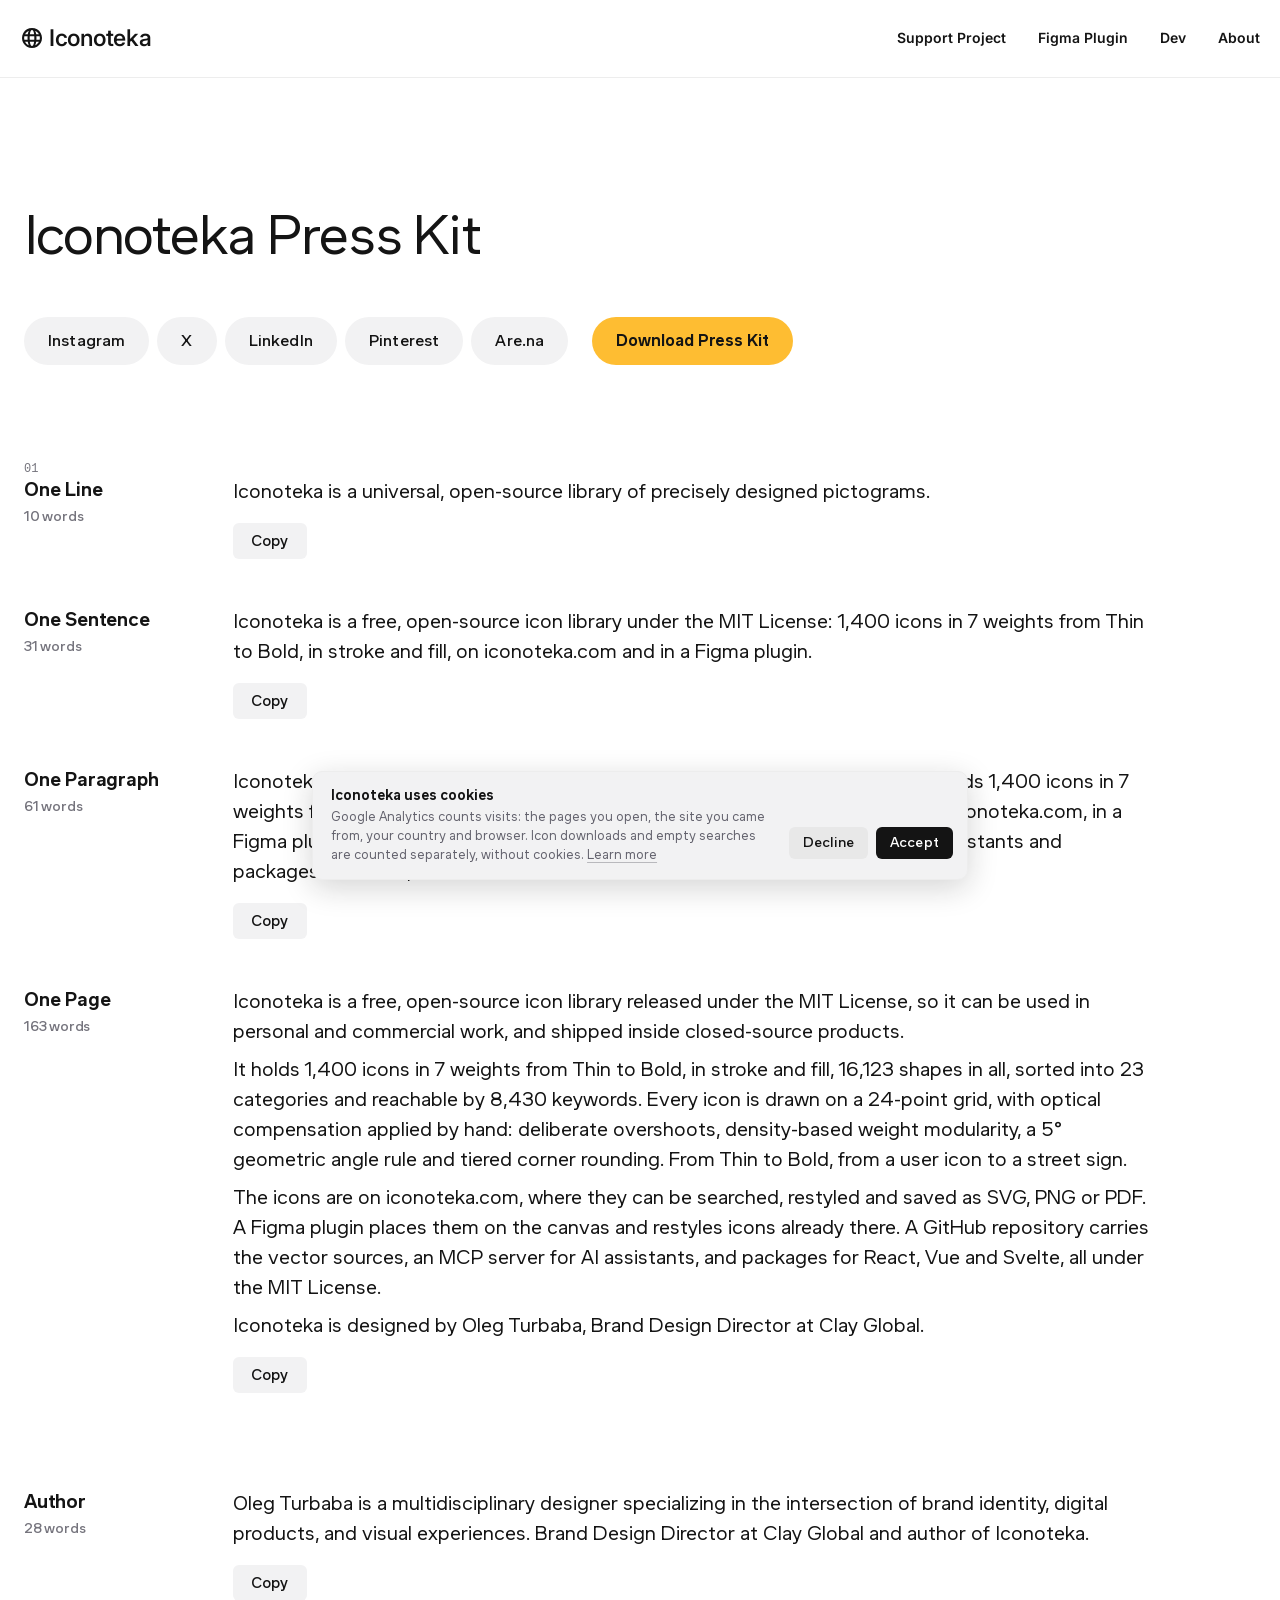
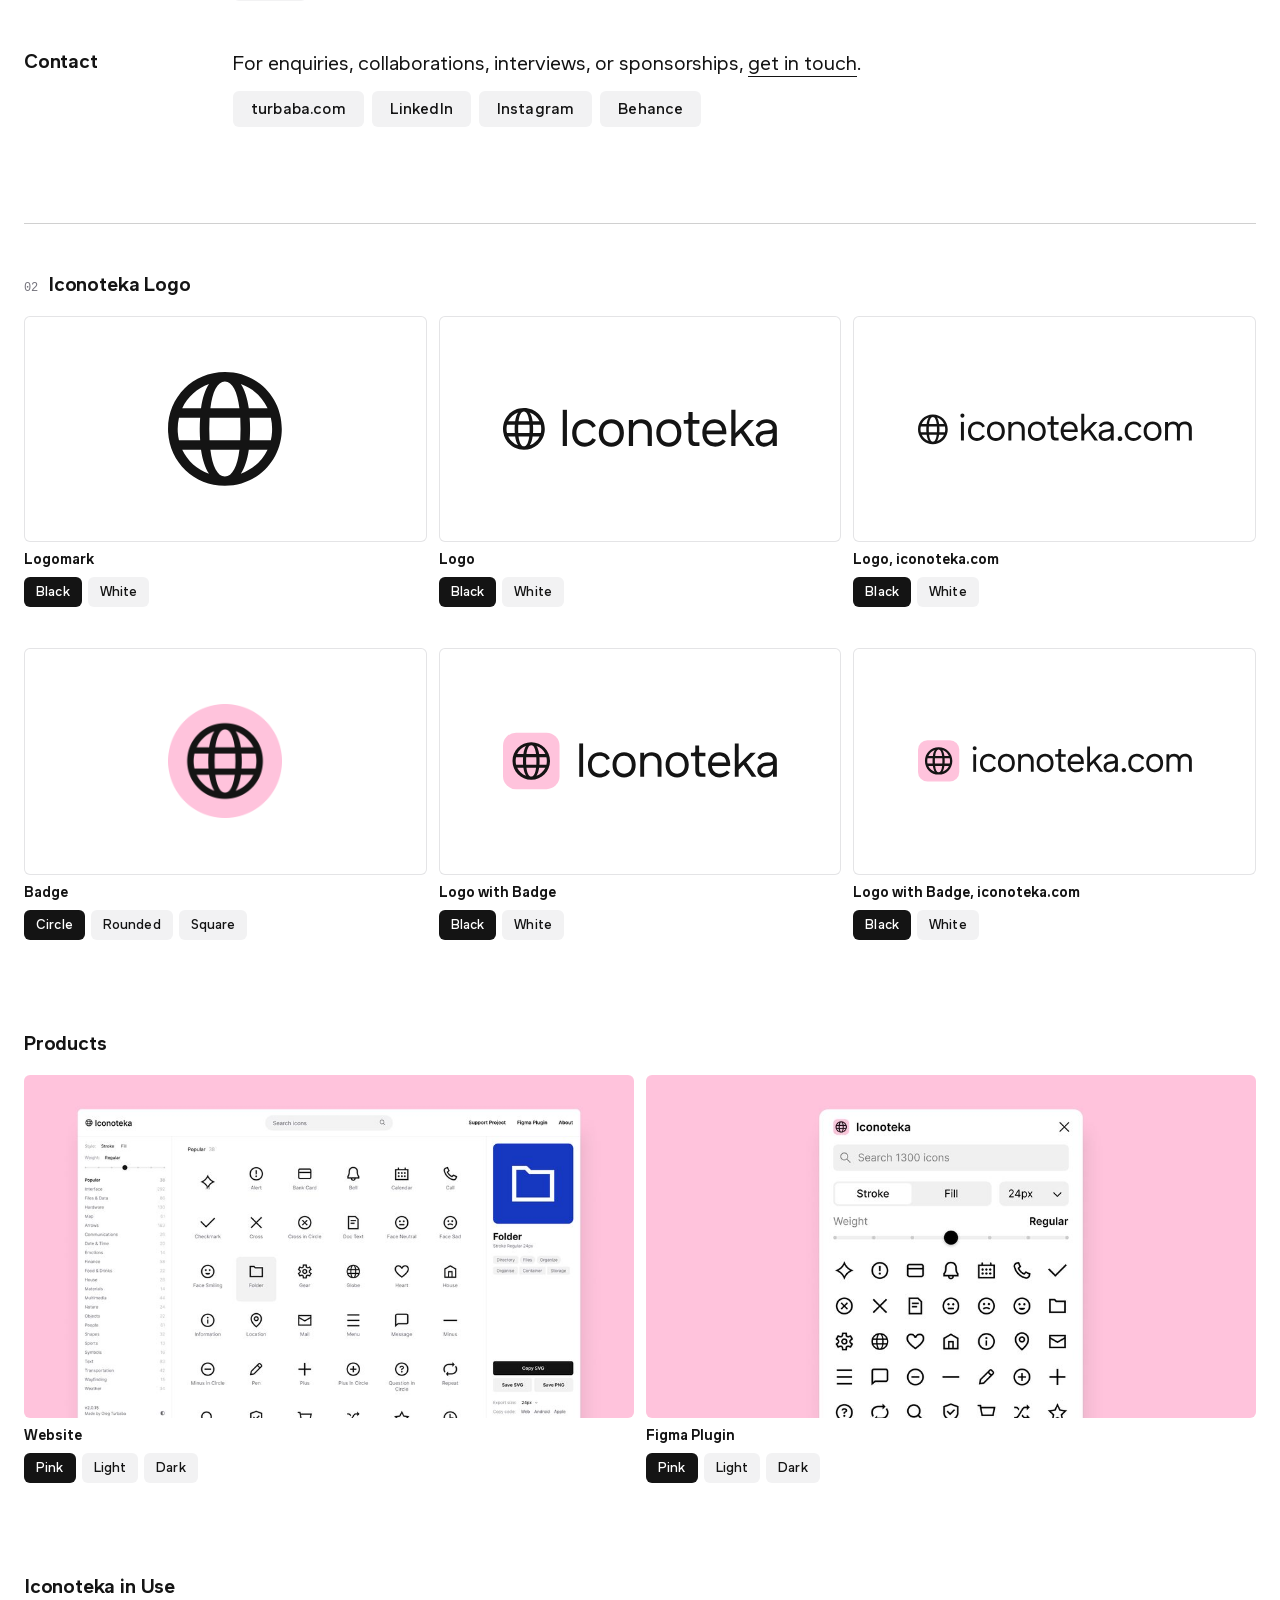
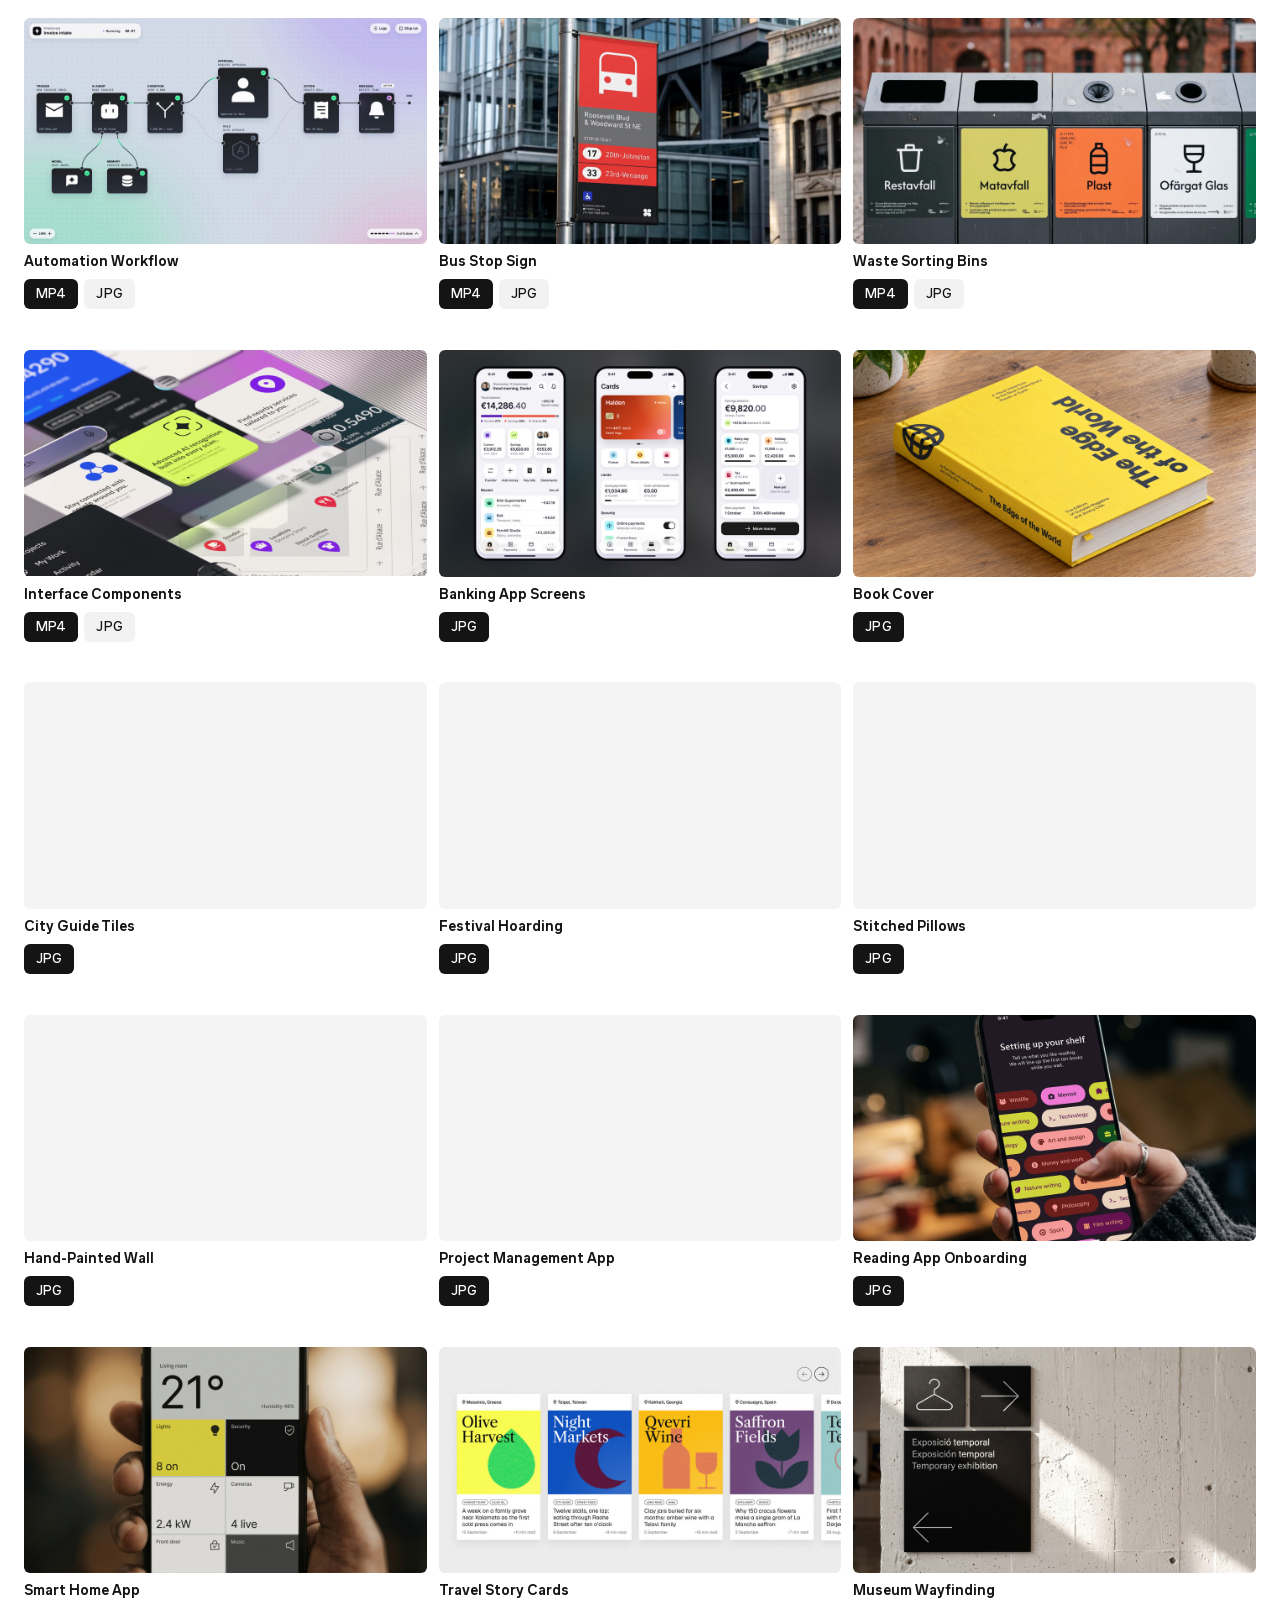
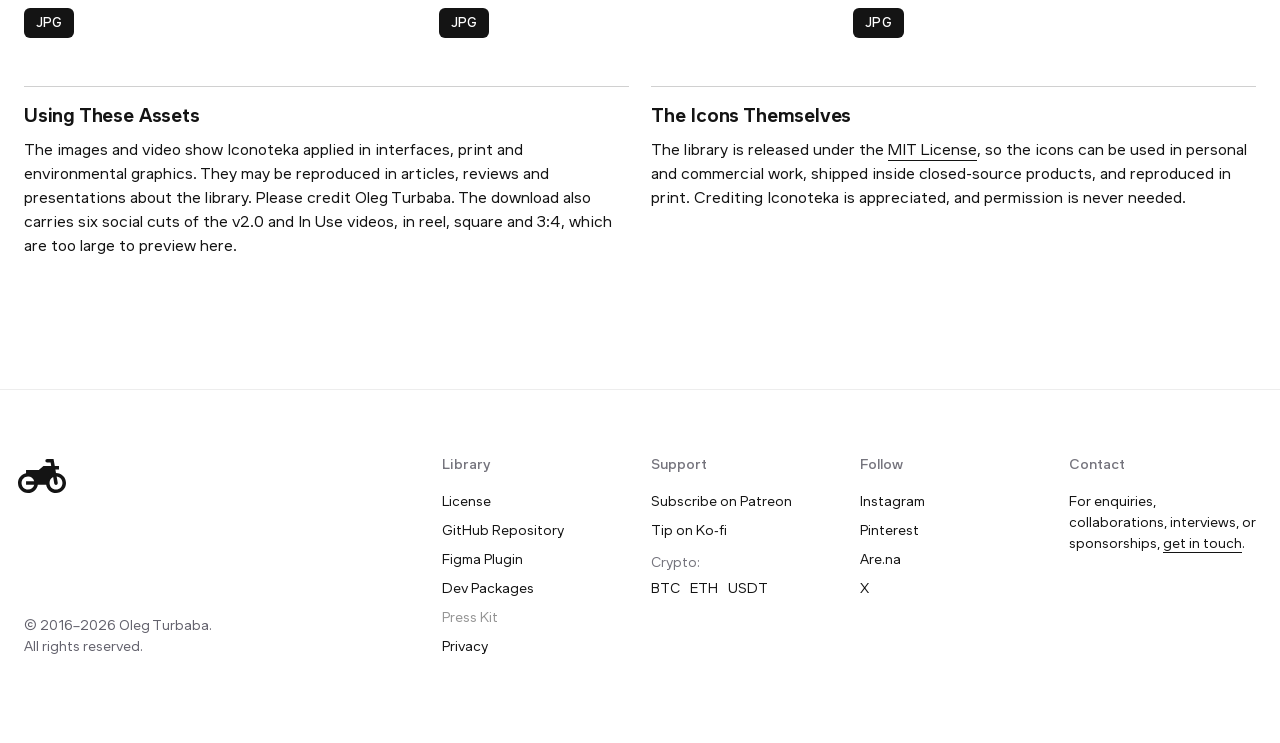
<file: press.html>
<!DOCTYPE html>
<html lang="en">
<head>
<meta charset="UTF-8"/>
<script>document.documentElement.classList.add('rv-pending'); setTimeout(() => document.documentElement.classList.remove('rv-pending'), 2500);</script>   <!-- reveal.js lifts this once the line-by-line units are set; the timeout is a safety net -->
<meta name="viewport" content="width=device-width, initial-scale=1.0"/>
<title>Iconoteka Press Kit</title>
<meta name="description" content="Press kit for Iconoteka: descriptions in three lengths, a fact sheet, logo, images and video, free to reproduce in articles about the library."/>
<meta property="og:title" content="Iconoteka Press Kit"/>
<meta property="og:description" content="Descriptions, facts and images for writing about Iconoteka."/>
<meta property="og:image" content="https://iconoteka.com/iconoteka-preview.png"/>
<meta property="og:image:width" content="1200"/>
<meta property="og:image:height" content="630"/>
<meta property="og:image:type" content="image/png"/>
<meta property="og:image:alt" content="Iconoteka icons on a grid"/>
<link rel="canonical" href="https://iconoteka.com/press.html"/>
<meta property="og:url" content="https://iconoteka.com/press.html"/>
<meta property="og:type" content="website"/>
<meta property="og:site_name" content="Iconoteka"/>
<meta name="twitter:card" content="summary_large_image"/>
<meta name="twitter:title" content="Iconoteka Press Kit"/>
<meta name="twitter:description" content="Descriptions, facts and images for writing about Iconoteka."/>
<meta name="twitter:image" content="https://iconoteka.com/iconoteka-preview.png"/>
<!-- Google Analytics 4 -->
<script async src="https://www.googletagmanager.com/gtag/js?id=G-4MXD87JKRM"></script>
<script>
  window.dataLayer = window.dataLayer || [];
  function gtag(){dataLayer.push(arguments);}
  gtag('consent', 'default', { analytics_storage: 'denied', ad_storage: 'denied' });   // nothing is stored until the visitor accepts
  gtag('js', new Date());
  gtag('config', 'G-4MXD87JKRM');
</script>
<link rel="icon" type="image/svg+xml" href="favicon.svg">
<link rel="icon" type="image/png" sizes="512x512" href="favicon.png">
<link rel="apple-touch-icon" sizes="180x180" href="apple-touch-icon.png">
<link rel="preconnect" href="https://fonts.googleapis.com">
<link rel="preconnect" href="https://fonts.gstatic.com" crossorigin>
<link href="https://fonts.googleapis.com/css2?family=Inter:ital,opsz,wght@0,14..32,100..900;1,14..32,100..900&display=swap" rel="stylesheet">
<link rel="preload" href="fonts/websans.woff2?v=2" as="font" type="font/woff2" crossorigin>
<link rel="stylesheet" href="support.css?v=14">
<style>
:root {
  --bg: #ffffff;
  --surface: #f7f7f7;
  --surface2: #f4f4f4;   /* grey cards (Packages, Support), lightened from #efefef (user 2026-09-15) */
  --border: #ededed;
  --text: #141414;
  --text-muted: #63626d;
  --text-dim: #8b8a94;
  --brand: #ffc3dc;
  --radius: 6px;
  --panel-w: 270px;
  --pad: 24px;
  --panel-pad: 20px;
  --sb: 11px;   /* native scrollbar width inside the category list */
  /* radius scale */
  --r-xs: 3px;      /* scrollbar thumbs, slider track */
  --r-sm: 6px;      /* small controls: buttons, segmented, options */
  --r-md: 10px;     /* surfaces: cards, dropdown menus */
  --r-pill: 999px;  /* badges, tags, search */
  /* motion */
  --t-fast: .12s;   /* hover/colour */
  --t-base: .2s;    /* size/position */
  --t-slow: .28s;   /* panel + large moves */
  /* elevation */
  --shadow-md: 0 4px 16px rgba(20,20,20,0.12);
  --shadow-lg: 0 8px 30px rgba(20,20,20,0.18);
  --panel-margin: 0px;
  --ui-surface: #f2f2f3;
  --ui-surface-hover: #e8e8e8;
  --ui-input: #f3f3f4;
  --ui-input-hover: #eeeeef;
  --ui-seg-on: #ffffff;
  --ui-panel: #ffffff;
  --ui-dropdown: #ffffff;
  --ui-card-hover: rgba(242,242,243,0.7);
  --ui-card-active: #f2f2f3;
  --ui-slider-track: #efefef;
  --ui-slider-stop: #cecece;
  --logomark-color: #141414;
}
[data-theme="dark"] {
  --shadow-md: 0 4px 16px rgba(20,20,20,0.45);
  --shadow-lg: 0 8px 30px rgba(20,20,20,0.55);
  --bg: #191919;
  --surface: #222222;
  --surface2: #2a2a2a;
  --border: #333333;
  --text: #ffffff;
  --text-muted: #a2a2a2;
  --text-dim: #8a8a8a;
  --brand: #ffc3dc;
  --ui-surface: #2a2a2a;
  --ui-surface-hover: #363636;
  --ui-input: #252525;
  --ui-input-hover: #2e2e2e;
  --ui-seg-on: #3a3a3a;
  --ui-panel: #202020;
  --ui-dropdown: #242424;
  --ui-card-hover: rgba(50,50,50,0.49);
  --ui-card-active: #232323;
  --ui-slider-track: #2e2e2e;
  --ui-slider-stop: #444444;
  --logomark-color: #ffffff;
}

@font-face { font-family: 'WebSans'; src: url('fonts/websans.woff2?v=2') format('woff2'); font-weight: 400 600; font-display: swap; }   /* the page's text face: a 122-glyph subset (ASCII + the punctuation the page uses), weights 400–600 only, kern + tnum only, neutral names, no glyph names, no hinting — 11 KB */
* { box-sizing: border-box; }
:root { --rule: color-mix(in srgb, var(--text) 20%, transparent); --rule-solid: #d0d0d0; --bar-track: #e4e4e4; --text-soft: #75747d; }   /* every page rule: the text colour at 30%. --rule-solid is that same value FLATTENED against the page background — opaque, so lines can never double where two of them meet (user) */
[data-theme="dark"] { --rule: color-mix(in srgb, var(--text) 30%, transparent); --rule-solid: #5e5e5e; --bar-track: #5e5e5e; --text-soft: var(--text-muted); }   /* light theme (user 2026-09-15): lines at 20% (#d0d0d0 flattened), a paler progress-bar track, and --text-soft #75747d for the small grey labels (4.6:1 on white, still AA); dark keeps its values */
/* vertical spacing system — an 8px scale with four roles; only these tokens are used for vertical space
   --major  hero → headline, stat rows → weight grid          130 / 96 / 64
   --sec    section padding (top and bottom), footer padding   65 / 48 / 32  (= --major / 2)
   --block  between blocks inside a section, text → media      48 / 40 / 32
   --stack  label → content, title → text, text → buttons      24 / 24 / 16
   plus two fixed steps: --sp-1 8px (small title → text, list gaps) and --sp-2 16px (large title → text, icon → title, row padding) */
:root { --sp-1: 8px; --sp-2: 16px; --stack: 24px; --block: 48px; --sec: 65px; --major: 130px; --gut: 22px; --exc: 100px; --display: clamp(36px, calc(17.8px + 2.93vw), 84px); }   /* --display: headline statement and the stat numbers */   /* --exc: the one exception — the gap above and below the Missing-an-icon block */   /* --sec is half of --major, so every block-to-block gap is --major (130, per user) */
@media (max-width: 860px) { :root { --stack: 24px; --block: 40px; --sec: 38px; --major: 76px; --gut: 12px; --exc: 74px; } }   /* tablet: section gaps 20px tighter than before (76 / 38, user) */
@media (max-width: 480px) { :root { --stack: 16px; --block: 32px; --sec: 32px; --major: 64px; --gut: 8px; --exc: 50px; } }
html { scroll-behavior: smooth; }
/* no ligatures or contextual alternates in running text */
html, body { margin: 0; font-family: 'WebSans', 'Inter', sans-serif; font-variant-ligatures: none; font-feature-settings: "liga" 0, "calt" 0; font-size: 16px; line-height: 24px; background: var(--bg); color: var(--text); -webkit-font-smoothing: antialiased; }
html, body { overflow-x: clip; }   /* the flying hero tiles must never widen the page. clip, NOT hidden: overflow-x:hidden on html/body turns them into scroll containers in iOS Safari and the sticky header scrolls away for good */
a { color: inherit; }

/* ── header: same bar as the library ─────────────────────────────────────── */
/* 500px header: the 78px bar (logo + navigation, same as the library) and a 422px band with the icon wall, on the page colour */
header { display: grid; grid-template-columns: 1fr auto 1fr; align-items: center; column-gap: 8px;
         padding: 0 var(--panel-pad); height: 78px; border-bottom: 1px solid var(--border);
         position: sticky; top: 0; background: var(--bg); color: var(--text); z-index: 10; transition: transform var(--t-slow) ease; }
header.hidden { transform: translateY(-100%); }   /* slides away while scrolling down, comes back on the first scroll up (user, all breakpoints) */
header .header-nav { grid-column: 3; }
/* the bar is set in Inter with the library's line-height so it matches the homepage header exactly */
header { font-family: 'Inter', sans-serif; font-size: 14px; line-height: normal; font-variant-ligatures: normal; font-feature-settings: normal; }   /* the library's body context */
header .support-btn { font: inherit; font-size: 14px; font-weight: 600; }
.hero-band { background: var(--bg); color: var(--text); --band-h: 422px; padding: 20px 20px 0; }   /* 20px inset left, right, top; as many full rows as fit --band-h, height follows the rows */
/* headline under the hero */
.row.headline { padding-top: var(--major); padding-bottom: 0; }   /* .row.headline so the generic .row padding below cannot override it */
.headline .g { padding-bottom: var(--block); border-bottom: 1px solid var(--rule); }   /* rule under the headline, layout width only */
.row.headline + .row { padding-top: calc(var(--major) - var(--block)); }   /* rule-terminated blocks keep a --major (128) gap to the next content, like License */
.nobr { white-space: nowrap; }
.ver { grid-column: 10 / 13; justify-self: end; align-self: start; font-family: ui-monospace, 'SF Mono', Menlo, Consolas, monospace; font-size: 12px; line-height: 16px; font-weight: 500; margin-top: 4px; font-feature-settings: normal; color: var(--text-soft); }   /* small mono library version, same size as the weight-grid labels, top aligned with the headline's caps */
.statement { grid-column: 1 / 10; margin: 0; font-size: var(--display); line-height: 1.1; letter-spacing: -.02em; font-weight: 400; }
/* the wall: as many colour tiles as fit the band, each a random icon on a random brand colour and shape.
   Tiles change one by one on their own, change under the pointer, and open the icon in the library on click */
.wall { display: grid; grid-template-columns: repeat(var(--cols), var(--tile)); grid-auto-rows: var(--tile); row-gap: var(--wgap); justify-content: space-between; --tile: 76px; --wgap: 16px; }   /* columns spread edge to edge */
.tile-w { width: var(--tile); height: var(--tile); border-radius: 10%;   /* three containers, per the blueprint: rounded 10%, soft 22%, circle 6% larger (optical) */ background: var(--c); color: var(--fg); display: flex; align-items: center; justify-content: center; }
.tile-w { will-change: transform; position: relative; }   /* z-index during the parallax */
.tile-w.round { border-radius: 50%; width: calc(var(--tile) * 1.06); height: calc(var(--tile) * 1.06); margin: calc(var(--tile) * -0.03); }
.tile-w.soft { border-radius: 22%; }
.tile-w svg { width: 66%; height: 66%; fill: currentColor; display: block; }
.tile-w.round svg { width: calc(66% / 1.06); height: calc(66% / 1.06); }
.tile-chip { position: fixed; z-index: 40; pointer-events: none; color: var(--text); font-size: 12px; line-height: 16px; font-weight: 500; white-space: nowrap; text-shadow: 0 1px 3px var(--bg), 0 0 8px var(--bg); opacity: 0; transform: translate(-50%, -100%); transition: opacity var(--t-fast); }   /* plain text, no pill (user): a shadow in the page colour keeps it readable over anything */
.tile-chip.on { opacity: 1; }
.slider-nav button { position: relative; }   /* the circle tile is 6% wider so it does not read smaller than a square one -- that is compensation for the CONTAINER, so undo it for the glyph, which must be the same size in every shape */
/* no clipping: flying tiles pass behind the page content (main sits above the band), under the sticky bar */
.hero-band { position: relative; z-index: 0; }
main, footer { position: relative; z-index: 1; }

.logo-wrap { display: flex; align-items: center; gap: 8px; position: relative; top: -1px; }   /* flex like the homepage: the link is only as wide as the logo, not the whole grid column (the hover area was huge) */
.logo-wrap a { display: flex; align-items: center; gap: 5px; text-decoration: none; color: var(--text); transition: opacity var(--t-fast); }
.logo-wrap a:hover { opacity: .8; }
#logomark { color: var(--logomark-color); }
.logo { font-weight: 550; font-size: 23px; letter-spacing: -0.3px; }
.beta-badge { font-size: 8.5px; font-weight: 700; background: var(--brand); color: #141414; height: 14px; padding: 0 6px 0 6.6px; line-height: 1;
              border-radius: var(--r-pill); letter-spacing: .6px; text-transform: uppercase; display: inline-flex; align-items: center; position: relative; top: -2px; }
.header-nav { display: flex; align-items: center; gap: 32px; justify-content: flex-end; position: relative; top: -1px; }
.header-link { font-size: 14px; font-weight: 600; text-decoration: none; transition: color var(--t-fast); }
.header-link:hover { opacity: .8; }
/* hit area ≈ 38×(text+24)px without moving the text: padding cancelled by negative margins */
.header-link { padding: 10px 12px; margin: -10px -12px; border-radius: var(--r-sm); }
.header-link.current { color: var(--text-dim); }
.burger-btn { display: none; background: none; border: none; cursor: pointer; padding: 4px; margin-right: -4px; color: var(--text); }
.burger-btn { transition: opacity var(--t-fast); } .burger-btn:hover { opacity: .8; }
/* pressed state for every control on the page: a deeper dim than the hover (the wall tiles have no hover by design and stay as they are) */
.header-link:active, .logo-wrap a:active, .burger-btn:active, .burger-link:active, .button:active, .links a:active, .handle:active,
.slider-nav button:active:not(:disabled), button.primary:active:not(:disabled), footer a:active, footer button:active, .footer-icon:active { opacity: .6; }
.burger-menu { display: none; position: fixed; background: var(--ui-panel); border-radius: var(--r-md); box-shadow: var(--shadow-md); padding: 8px; z-index: 1000; flex-direction: column; gap: 2px; width: 272px; }
.burger-menu.open { display: flex; }
.burger-link { font-size: 14px; font-weight: 600; color: var(--text); text-decoration: none; padding: 14px 12px; border-radius: var(--r-sm); }
.burger-link:hover { background: var(--surface); }
.burger-ver { font-size: 12px; color: var(--text-muted); padding: 12px 12px 8px; line-height: 1.6; }
.ver-num { font-family: ui-monospace, 'SF Mono', Menlo, Consolas, monospace; font-size: 12px; font-weight: 500; }
#toast { position: fixed; top: 92px; left: 50%; transform: translateX(-50%); background: var(--brand); color: #141414; font-size: 12px; padding: 4px 14px; border-radius: var(--r-pill); pointer-events: none; opacity: 0; transition: opacity var(--t-base); z-index: 2100; white-space: nowrap; }
#toast.visible { opacity: 1; }
/* BETA badge shown again (user 2026-09-06) */

/* ── page grid ────────────────────────────────────────────────────────────── */
/* Every block is a full-width row; content sits on a 12-column grid, 22px gutters, 1252px max */
.row { padding: var(--sec) var(--pad); }
.row:focus, .row:focus-visible, .row:target, main:focus, main:focus-visible { outline: none; }   /* landing on #section must not draw a focus ring round the whole block: a row is a container, never something you interact with. Interactive controls keep their own rings */
.g   { display: grid; grid-template-columns: repeat(12, minmax(0, 1fr)); column-gap: var(--gut); row-gap: 0; max-width: 1252px; margin: 0 auto; }   /* 1152 + 100: 50px off each side margin (user took half of the 100 back) */
.g > * { min-width: 0; }
.full { grid-column: 1 / -1; }
.half-a { grid-column: 1 / 7; }
.half-b { grid-column: 7 / 13; }
.half-a p, .half-b p { margin-bottom: var(--stack); }
/* License and Repository: larger title and text than the feature items */
.license .half-a, .license .half-b { padding-bottom: var(--block); border-bottom: 1px solid var(--rule); }   /* two rules, one under each half; the halves stretch to one height so the lines align */
#privacy { padding-top: 0; color: var(--text-soft); }   /* the quiet legal block: grey like the section labels, and half the usual gap above (--major down to --sec) */
#privacy h3 { font-size: 14px; line-height: 21px; margin-bottom: var(--stack); display: flex; justify-content: space-between; align-items: baseline; }   /* section number at the right edge, like the .label rows above */   /* one title over both halves, so the two columns start at the same line */
#privacy strong { font-weight: 600; }   /* lead-ins take the site's heading weight, not the browser's 700 */
#privacy p { font-size: 14px; line-height: 21px; }   /* no width cap: each half fills its column, so equal copy gives equal height */
#privacy .half-a p { padding-right: var(--gut); }   /* two gutters between the columns: at 14px one gutter reads as a word space, not a column break. Left edges stay on the grid */
.license h3, .request h3, .support-title { font-size: 28px; line-height: 34px; margin-bottom: var(--sp-2); }   /* Support Project title = the License title (no section number, not counted) */
.license p, .request p { font-size: 20px; line-height: 30px; max-width: 46ch; }
/* request: a brand-Blue box, white text (the Blue card's logo-mark rule), input white at 10%, white pill button.
   Exception to the spacing system: 100px above and below (neighbour padding --sec + own padding = --exc) */
.row.request { padding-top: calc(var(--exc) - var(--sec)); padding-bottom: var(--exc); }   /* 100 above the box, 100 from the box to the footer rule */
.request-box { grid-column: 1 / -1; background: #673726; color: #ffffff; padding: clamp(17px, 2vw, 28px); border-radius: var(--r-md);   /* 30% less than the first cut (24/2.8vw/40) — user */
               display: grid; grid-template-columns: 1fr 1fr; column-gap: var(--gut); row-gap: var(--block); }   /* full width; title on the left half, text and form on the right half */
.request-box h3 { margin: 0; }
.request-box .request-body p { max-width: none; margin-bottom: var(--stack); }
.request-box input[type=text] { background: rgba(255, 255, 255, .1); color: #ffffff; border: none; padding-top: 2px; }   /* white at 10% on the blue (user); the text sits 2px down (optical, user: 1px, then 1px more) */
.request-box input[type=text]:focus { background: rgba(255, 255, 255, .16); }
.request-box input[type=text]::placeholder { color: #ffffff; opacity: .6; }
.request-box button.primary { background: #ffffff; color: #141414; border-radius: 999px; }   /* white pill (user) */

p { margin: 0 0 var(--stack); }
p:last-child { margin-bottom: 0; }
.label { font-size: 14px; line-height: 21px; font-weight: 500; color: var(--text-soft); margin: 0 0 var(--stack); }   /* small captions are grey (user): section labels, their numbers, the version, the grid-cell texts — same grey as the footer titles */
.label.full { display: flex; justify-content: space-between; align-items: baseline; }   /* section number at the right edge */
.no { font-family: ui-monospace, 'SF Mono', Menlo, Consolas, monospace; font-size: 12px; line-height: 16px; font-weight: 500; font-feature-settings: normal; color: var(--text-soft); }   /* section numbers 01–04: the version's mono style */
.ver .no { margin-left: 16px; }   /* 01 sits after the version, at the right edge */
h2.huge { font-size: var(--display); line-height: 1; letter-spacing: -.02em; font-weight: 600; margin: 0 0 var(--block) -0.04em; }   /* same size as the headline statement */
h3 { font-size: 19px; line-height: 28px; font-weight: 600; letter-spacing: -.01em; margin: 0 0 var(--sp-1); }


/* layout-grid overlay, toggled with the G key: the same .g columns, tinted */
.grid-overlay { position: fixed; inset: 0; padding: 0 var(--pad); pointer-events: none; z-index: 5000; }
.grid-overlay .g { height: 100%; }
.grid-overlay span { display: block; height: 100vh; background: rgba(255, 195, 220, .18); }

/* buttons (Inter-style: plain filled block, no chrome) */
.button, .links a { display: inline-flex; align-items: center; gap: 6px; height: 36px; padding: 2px 18px 0; border-radius: var(--r-sm);   /* 18px sides; 2px top padding moves the centred label down by 1px (optical) */
          background: var(--text); color: var(--bg); text-decoration: none; font-size: 15px; font-weight: 500; letter-spacing: .01em;
          transition: opacity var(--t-fast); white-space: nowrap; }
.button:hover, .links a:hover { opacity: .82; }
.links { display: flex; flex-wrap: wrap; gap: var(--sp-1); }
.links a.ghost { background: var(--ui-surface); color: var(--text); }
.links a.ghost:hover { background: var(--text); color: var(--bg); opacity: 1; }   /* hover = inverted: white on the dark theme, black on light */


/* stat blocks: one row each — title on the left half, text on the right half */
.stat-block { grid-column: 1 / -1; display: grid; grid-template-columns: repeat(12, minmax(0, 1fr)); column-gap: var(--gut); align-items: start; margin-bottom: var(--block); }
.stat-block:nth-of-type(4) { margin-bottom: var(--major); }   /* the weight grid gets a major gap */
.stat-block h2 { grid-column: 1 / 7; margin: 0; white-space: nowrap; }   /* size comes from h2.huge (--display, same as the headline); no font-size here or it would win by source order */
.stat-block h2, .stat-block p { grid-row: 1; }
/* right half: a 1px rule aligned with the cap height of the number on the left, the small text below it
   (measured in the render: the caps of the 66px title start 3px below its box top) */
.stat-block p { grid-column: 7 / 13; align-self: start; margin: 3px 0 0; padding-top: var(--sp-2); border-top: 1px solid var(--rule); font-size: 20px; line-height: 30px; }   /* same large body size as License / Repository */

/* weight grid: 7×2 stroked cells (1px lines, shared): number top-left, code (TS, RF…) top-right, name bottom-left, icon in a dealt palette colour */
.cards { display: grid; grid-template-columns: repeat(7, minmax(0, 1fr)); }   /* no border on the grid itself: when a row is short (4-3-4-3 on narrow screens) a container border would box in the empty cells and read as one big rectangle. Each cell closes itself instead. */
.card { position: relative; aspect-ratio: 1; background: var(--bg); color: var(--text); display: flex; align-items: center; justify-content: center; border: 1px solid var(--rule-solid); margin: 0 -1px -1px 0; }   /* every cell is a complete square; the -1px margins overlap neighbouring borders so shared lines stay 1px and are drawn once, and an empty grid area is simply empty */
.card svg { width: 54%; height: 54%; fill: var(--ic, currentColor); display: block; position: relative; top: -3px; }   /* was -5px; moved 2px down (user) */   /* --ic: a brand colour dealt at random (light palette), re-dealt on hover with the icon; switches instantly, no fade (user) */
.card small { position: absolute; font-size: 12px; line-height: 16px; font-weight: 500; }   /* text colour (the grey try was reverted for the grid — user) */
.card .n { left: 10px; top: 8px; font-feature-settings: "liga" 0, "calt" 0, "tnum" 1; }
.card .code { right: 10px; top: 8px; }
.card .cap { left: 10px; bottom: 8px; }

/* support section: the menu's intro (large body) on the left half, the three brand cards full width; reachable at about.html#support */
/* Support sits after Author now (user 2026-09-09); the License/Support grouping is gone */
.row[id] { scroll-margin-top: 90px; }   /* anchors land below the sticky header */
#gallery { scroll-margin-top: 138px; }   /* /gallery/ and #gallery land on the slider itself (its row has no label), with the same 48px of air a section label gets */
.support-title { grid-column: 1 / 5; margin: 0; }   /* title in the left third … */
.support-lead { grid-column: 5 / 13; font-size: 20px; line-height: 30px; margin: 0 0 calc(var(--block) - 10px); max-width: none; }   /* … text in the right two thirds (user); cards 38px below (--block − 10, user) */
#supportCards { max-width: none; justify-self: stretch; gap: var(--gut); --col: calc((100% - 2 * var(--gut)) / 3); grid-template-columns: repeat(3, minmax(0, 1fr)); }   /* three equal cards on the page grid (the panel's pill-width trick is not used here) */
#supportCards .support-card { border-radius: var(--r-md); padding: 24px; gap: 0; min-height: 0; align-items: stretch; text-align: left; margin: 0; }   /* compact (user) */
/* on the page the three cards are DARK GREY, the same surface as the framework package cards (user); the header
   panel keeps its brand colours. --line/--line-hover mirror the .pkg tints so buttons and rules match. */
#supportCards .support-card[data-way] { --line: color-mix(in srgb, var(--text) 12%, transparent); --line-hover: color-mix(in srgb, var(--text) 20%, transparent); background: var(--surface2); }
#supportCards .support-card[data-way] h4, #supportCards .support-card[data-way] h4 small, #supportCards .support-card[data-way] p { color: var(--text); }
#supportCards .support-card[data-way] .support-cta, #supportCards .support-list button { background: var(--line); color: var(--text); }
#supportCards .support-card[data-way] .support-cta:hover, #supportCards .support-list button:hover { background: var(--text); color: var(--bg); }
@media (min-width: 1280px) { #supportCards .support-card { aspect-ratio: 4 / 5; } }   /* 4:5 portrait cards (user). Measured floor: at 1200 and below the content no longer fits a 4:5 box */
@media (min-width: 1400px) { #supportCards .support-card { aspect-ratio: 1; } }   /* once the column is wide enough that a square still holds the content, stop growing taller -- a 4:5 card reaches ~700px of mostly empty space on a big screen (user). max-height cannot do this: with an aspect-ratio set, capping the height just makes the card narrower */
#supportCards .support-card h4 { font-size: 22px; line-height: 28px; font-weight: 600; letter-spacing: -.01em; justify-content: flex-start; margin: 0 0 var(--sp-1); }
#supportCards .support-card p { font-size: 16px; line-height: 24px; margin: 0 0 var(--block); }   /* the page's body text; a block gap down to the tier / address table (user) */
#supportCards .support-cta { margin-top: auto; padding-top: 0; }
#supportCards .support-card[data-way="patreon"] .support-cta { margin-top: 0; }   /* the button follows its table (whose own 16px bottom margin is the gap) instead of being pushed to the floor on its own */
#supportCards .support-tiers, #supportCards .support-list { list-style: none; margin: auto 0 var(--stack); padding: 0; font-size: 16px; line-height: 24px; }   /* margin-top auto: the table sits at the BOTTOM, so the card's spare height falls between the description and the table (user); 24px down to the button */   /* margin-top auto: the table sits at the BOTTOM, so the card's spare height falls between the description and the table (user) */
#supportCards .support-tiers li { display: grid; grid-template-columns: 1fr auto; column-gap: var(--sp-2); padding: 6px 0; border-top: 1px solid var(--rule); }   /* the page's rule colour, as on the timeline and stat rows (white 25% belonged to the panel's coloured cards) */
#supportCards .support-tiers li:last-child { border-bottom: 1px solid var(--rule); }
#supportCards .support-tiers .t-price { white-space: nowrap; }   /* no tnum: it widens the spaces around the slash in this face */
#supportCards .support-tiers .t-note { grid-column: 1 / -1; font-size: 14px; line-height: 21px; opacity: .8; }
#supportCards .support-list { margin-bottom: 0; }
#supportCards .support-list li { display: grid; grid-template-columns: 1fr auto; grid-template-areas: "net btn" "addr btn"; column-gap: var(--sp-2); align-items: center; padding: 8px 0; border-top: 1px solid var(--rule); }
#supportCards .support-list li:last-child { border-bottom: 1px solid var(--rule); }
#supportCards .support-list .a-net { grid-area: net; } #supportCards .support-list .a-net b { font-weight: 600; }
#supportCards .support-list .a-addr { grid-area: addr; font-family: ui-monospace, 'SF Mono', Menlo, Consolas, monospace; font-size: 13px; line-height: 20px; opacity: .6; }   /* semi-transparent (user) */
#supportCards .support-list button { grid-area: btn; height: 32px; padding: 0 14px; border: none; border-radius: var(--r-sm); font: inherit; font-size: 14px; font-weight: 500; cursor: pointer; transition: background var(--t-fast), color var(--t-fast); }
#supportCards .p-short, #supportCards .a-short { display: none; }   /* the narrow-column forms ("$1/mo", 5…4 address) switch on ≤1100 */
#supportCards .support-list button.copied { background: var(--brand); color: #141414; }   /* copied still flashes brand pink here (the support panel's own signal) */
/* packages: MCP card dark blue, three grey cards, install command with Copy, npm + GitHub links */
.packages .support-title { grid-column: 1 / 7; } .packages .support-lead { grid-column: 7 / 13; margin-bottom: calc(var(--block) - 10px); }
.packages .support-title, .packages .support-lead { align-self: baseline; }   /* "Packages" and the first line of the text share one baseline (user) */   /* title over the MCP card, text over the Components card: each half the width, like the cards (user) */
.packages-cards { grid-column: 1 / -1; display: grid; grid-template-columns: repeat(12, minmax(0, 1fr)); gap: var(--gut); }   /* two cards side by side, MCP and Components, the same structure (user) */
.pkg { --ink: var(--text); --field: color-mix(in srgb, var(--text) 3.5%, transparent); --line: color-mix(in srgb, var(--text) 6%, transparent); --line-hover: color-mix(in srgb, var(--text) 10%, transparent); --btn: color-mix(in srgb, var(--text) 12%, transparent); background: var(--surface2); color: var(--text); border-radius: var(--r-md); padding: 24px; display: flex; flex-direction: column; min-width: 0; }   /* grey cards (user) */
.pkg.pkg-dark { --ink: #ffffff; --field: rgba(255, 255, 255, .045); --line: rgba(255, 255, 255, .08); --line-hover: rgba(255, 255, 255, .13); --btn: rgba(255, 255, 255, .16); background: #061584; color: #ffffff; }   /* the MCP card, first: brand Dark Blue (user: a dark colour, MCP is the priority) */
.mcp-mark { display: flex; align-items: center; }   /* hidden source marks, cloned into the tabs */
/* MCP section: a tab per assistant (mark + name), then three steps on the card grid — copy, where it goes, what to ask */
.mcp-card { grid-column: span 6; scroll-margin-top: 110px; }   /* /mcp/ and #mcp land on the card */
.mcp-card { display: flex; flex-direction: column; gap: var(--stack); }
.mcp-head { display: flex; justify-content: space-between; align-items: center; gap: var(--gut); margin-top: var(--sp-2); }   /* 40px under the tab row on desktop (card gap 24 + 16, user) */ .pkg .mcp-head h4 { font-size: 28px; line-height: 34px; margin: 0; }   /* title only, npm and GitHub at the right (user) */
.mcp-head .pkg-links { margin-top: 0; flex: none; }

.pkg-dark .mcp-list .no { color: #ffffff; }
.mcp-tabs { position: relative; display: flex; gap: var(--tab-gap, 34px); box-shadow: inset 0 -1px 0 var(--btn); margin-top: -8px; }   /* a tab row on one baseline rule; always fits: tabRow() tightens the gap, then the text and marks, when the card is narrow (user: no scrolling) */
.mcp-tabs.wrap { display: grid; grid-template-columns: repeat(3, minmax(0, 1fr)); gap: 0; } .mcp-tabs.wrap .mcp-tab { width: 100%; }   /* last resort on the narrowest phones: a tidy 3-column grid instead of hidden tabs */
.mcp-tabs.names2 .mcp-tab { flex: 0 1 min-content; white-space: normal; text-align: center; line-height: 1.15; }   /* two-line names set tighter than the 20px single line, and proportional so it holds as the step shrinks the font (user) */   /* tight: each tab as wide as its longest word, so two-word names take two lines (user) */
.mcp-tab { flex: none; padding: 12px 0 14px; display: inline-flex; flex-direction: column; align-items: center; gap: 8px; border: none; border-radius: 0; background: none; color: var(--ink); opacity: .6; font: inherit; font-size: var(--tab-font, 16px); line-height: 20px; font-weight: 500; white-space: nowrap; cursor: pointer; transition: opacity var(--t-fast), box-shadow var(--t-fast); }   /* the mark above the name (user) */
.mcp-tab-mark { width: var(--tab-mark, 24px); height: var(--tab-mark, 24px); display: flex; align-items: center; justify-content: center; } .mcp-tab-mark svg { width: var(--tab-mark, 24px); height: var(--tab-mark, 24px); fill: currentColor; display: block; } .mcp-tab-mark svg.mark-lg { width: calc(var(--tab-mark, 24px) + 2px); height: calc(var(--tab-mark, 24px) + 2px); }   /* the slot stays for every tab, so the names share one line */
.mcp-title { display: flex; align-items: center; } .mcp-title-mark { display: none; }   /* title text on the step text's left edge; the marks live in the tabs again (user) */

.mcp-tab:hover { opacity: .85; }
.mcp-tab[aria-selected="true"] { opacity: 1; box-shadow: inset 0 -2px 0 var(--ink); }   /* the chosen tab: full colour, underlined */
.mcp-tab:active { opacity: .6; } .mcp-tab:focus-visible { outline: 2px solid var(--ink); outline-offset: -2px; }
.mcp-body { display: flex; flex-direction: column; gap: var(--sp-2); } .mcp-list { display: contents; }   /* half-width card: the steps and the snippet share one column */
.mcp-list li:nth-child(1) { order: 1; } .mcp-body .step-box-1 { order: 2; } .mcp-list li:nth-child(2) { order: 3; } .mcp-body .step-box-2 { order: 4; } .mcp-list li:nth-child(3) { order: 5; }   /* each snippet follows the step it belongs to */
.mcp-list { list-style: none; margin: 0; padding: 0; gap: var(--sp-2); }
.mcp-list li { display: grid; grid-template-columns: 28px minmax(0, 1fr); }   /* number, then the step text (user: closer) */
.mcp-list .no { font-size: 12px; line-height: 24px; color: var(--ink); }   /* 01 02 03 on the step title's line, in the text colour (user) */
.pkg .mcp-list h4 { font-size: 16px; line-height: 24px; margin: 0; }
.pkg .mcp-list p { font-size: 16px; line-height: 24px; margin: 0; }
.mcp-list p code { font-family: ui-monospace, 'SF Mono', Menlo, Consolas, monospace; font-size: 14px; overflow-wrap: anywhere; }   /* file paths inside the step text */
.mcp-list .pkg-links { margin-top: var(--sp-1); } .mcp-list .pkg-links[hidden] { display: none; }   /* .pkg-links is a flex row, which would otherwise override hidden */
.pkg .mcp-body .cmd { width: auto; margin: 0 0 0 28px; min-height: 0; align-content: flex-start; padding-right: 36px; }   /* the copy icon keeps its own corner */   /* snippets line up with the step text, not the 01 02 03 numbers (user) */
.pkg .mcp-body .cmd code { font-size: 12px; }
.inline-copy { cursor: pointer; color: var(--ink); background: var(--line); border-radius: var(--r-xs); padding: 3px 5px 3px 6px; margin: 0 2px; -webkit-box-decoration-break: clone; box-decoration-break: clone; transition: background var(--t-fast); }   /* a soft rectangle under the icon and text; each wrapped line gets its own */   /* the example request, copyable right inside the sentence: copy icon + text in the card's own colour on a soft rectangle (user) */
.inline-copy:hover { background: var(--btn); } .inline-copy:active { opacity: .6; } .inline-copy:focus-visible { outline: 2px solid currentColor; outline-offset: 2px; border-radius: 2px; }
.inline-copy-icon { display: inline-block; vertical-align: -1.92px; margin-left: 5px; } .inline-copy-icon svg { width: 15.36px; height: 15.36px; fill: currentColor; display: block; }   /* after the text; the copy glyph's ink (y 3–21 of 24) equals the 16px face's cap height, 11.52px, and sits on the baseline (user) */
.inline-copy-icon .i-done { display: none; } .inline-copy.copied .inline-copy-icon .i-copy { display: none; } .inline-copy.copied .inline-copy-icon .i-done { display: block; }   /* snippets at 12px: the Claude Code command stays on one line under the indented text */
.pkg h4 { font-size: 22px; line-height: 28px; font-weight: 600; letter-spacing: -.01em; margin: 0 0 var(--sp-1); overflow-wrap: anywhere; }
.support-title .pkg-beta { display: inline-flex; vertical-align: middle; margin-left: 10px; top: -3px; will-change: transform; font-family: 'Inter', sans-serif; font-feature-settings: normal; font-variant-ligatures: normal; }   /* the header's BETA badge itself (user: same as the one by the logo) — .beta-badge carries every other value; display overrides its display:none, and Inter matches the header's letterforms (the title would pass the page face down) */   /* will-change: its own compositor layer, so the pill rasterises at its own origin instead of snapping to whatever sub-pixel row the heading lands on. Measured: the gap to the baseline is 3.188px at every width, so the wobble was rounding, not layout. Trade-off: composited text loses sub-pixel antialiasing, so watch whether BETA looks thinner */
.pkg p { font-size: 16px; line-height: 24px; margin: 0 0 var(--stack); }
.pkg .cmd { position: relative; margin-top: auto; min-height: 80px; display: flex; flex-wrap: wrap; align-content: space-between; align-items: center; justify-content: space-between; gap: 4px var(--sp-2); width: 100%; text-align: left; border: none; background: var(--field); color: inherit; border-radius: var(--r-sm); padding: 8px 12px; cursor: pointer; font: inherit; transition: background var(--t-fast); }   /* the whole row copies the command */
.pkg .cmd:hover { background: var(--line-hover); } .pkg .cmd:active { opacity: .6; }
.pkg .cmd code { font-family: ui-monospace, 'SF Mono', Menlo, Consolas, monospace; font-size: 13px; line-height: 20px; overflow-wrap: anywhere; white-space: pre-wrap; }   /* wraps rather than clips; pre-wrap keeps the JSON snippets' line breaks and indent */
.pkg .cmd .cmd-hint { position: absolute; right: 10px; bottom: 9px; display: flex; opacity: .7; transition: opacity var(--t-fast); }   /* always the bottom-right corner, never beside a short command (user) */
.pkg .cmd .cmd-hint svg { width: 18px; height: 18px; fill: currentColor; display: block; }   /* Iconoteka's own copy and checkmark icons, regular stroke */
.pkg .cmd .cmd-hint .i-done { display: none; } .pkg .cmd.copied .cmd-hint .i-copy { display: none; } .pkg .cmd.copied .cmd-hint .i-done { display: block; }
.pkg .cmd:hover .cmd-hint { opacity: 1; }
.pkg .cmd.copied { background: var(--line-hover); } .pkg .cmd.copied .cmd-hint { opacity: 1; }   /* copied: the hover tint and a checkmark in place of the copy icon, no brand colour (user) */
.pkg-links a { height: 32px; padding: 0 14px; border: none; border-radius: var(--r-sm); background: var(--btn); color: var(--ink); font: inherit; font-size: 14px; font-weight: 500; cursor: pointer; text-decoration: none; display: inline-flex; align-items: center; transition: background var(--t-fast), color var(--t-fast); }
.pkg-links a:hover { background: var(--ink); color: var(--bg); } .pkg.pkg-dark .pkg-links a:hover { color: #061584; } .pkg-links a:active { opacity: .6; }
.pkg-links { display: flex; align-items: center; gap: var(--sp-1); margin-top: var(--sp-2); }
/* features 3×2 */
.facts { grid-column: 1 / -1; display: grid; grid-template-columns: repeat(3, minmax(0, 1fr)); gap: var(--block) var(--gut); }
.facts h3, .facts p { padding-right: 30px; }   /* the text stops 30px short of its column, so with the smaller gutters the columns of copy stay well apart (user) */   /* 3 × 2, full width; the label's own --stack is the only gap above, as for Author and the timeline */
.facts .f-icon { width: 64px; height: 64px; fill: var(--fc, currentColor); display: block; margin-bottom: var(--sp-2); position: relative; left: -8px; }   /* brand colour per feature; 8px LEFT = optical compensation (user, 2026-09-06 — an 8px-right try was reversed) */
.facts [data-icon="grid"] { --fc: #a25624; }   /* Transparent Ox (user swapped it from Blue) */
.facts [data-icon="eye"] { --fc: #febd32; }   /* Yellow */
.facts [data-icon="circle"] { --fc: #12ab57; }   /* Green */
.facts [data-icon="bar_chart"] { --fc: #f04c1a; }   /* Red */
.facts [data-icon="user"] { --fc: #673726; }   /* Warm Sepia on the light theme … */
[data-theme="dark"] .facts [data-icon="user"] { --fc: #ffc3dc; }   /* … Pink on dark, where it reads */
.facts [data-icon="cube"] { --fc: #979c1a; }   /* Moss Olive */

/* in use: one 16:9 slide at content width, the next peeking past the right edge; arrows above */
.inuse-text { grid-column: 1 / 9; margin: var(--block) 0 0; font-size: 20px; line-height: 30px; letter-spacing: 0; max-width: 60ch; padding-right: var(--block); }   /* large body size. The padding keeps a line that nearly fills its column away from the marks beside it: the gap depended on where the text happened to wrap, and fell to 50px at some widths (user) */
.handle { font-weight: inherit; text-decoration: underline; text-underline-offset: .3em; text-decoration-thickness: 1px; text-decoration-skip-ink: none; transition: opacity var(--t-fast); }   /* inline links: same weight and colour as the copy; a 1px underline set low, in the text colour (palette colours were tried and removed — user) */
.handle:hover { opacity: .8; }   /* same hover as the header links — no colour */
.slider-nav { grid-column: 9 / 13; align-self: start; display: flex; justify-content: flex-end; gap: 28px; margin-top: var(--block); }   /* level with the first line of the text beside it, not under the whole block (user) */
#slideFull { margin-right: 28px; }   /* the same mark size as the arrows, set twice their gap away from them (user) */
.lightbox { position: fixed; inset: 0; z-index: 3000; background: #000; display: flex; align-items: center; justify-content: center; }
.lightbox img, .lightbox video { width: 100%; height: 100%; object-fit: cover; display: block; }   /* fills the screen rather than sitting in bars (user) */
.lightbox .lb-stage { position: absolute; inset: 0; }
.lightbox .lb-stage img, .lightbox .lb-stage video { position: absolute; inset: 0; opacity: 0; transition: opacity var(--t-slow, .4s) ease; }
.lightbox .lb-stage .on { opacity: 1; }   /* one fades up over the one before it */
.lightbox .lb-half { position: absolute; top: 0; bottom: 0; width: 50%; }   /* the screen itself turns the page, and the pointer is the library's own arrow (user) */
.lightbox .lb-half.l { left: 0; } .lightbox .lb-half.r { right: 0; }
.lightbox .lb-top { position: absolute; top: 20px; right: 20px; display: flex; gap: 10px; transition: opacity var(--t-fast); }
.lightbox button { width: 56px; height: 56px; display: flex; align-items: center; justify-content: center; background: color-mix(in srgb, var(--bg) 55%, transparent); backdrop-filter: blur(8px); color: var(--text); border: none; border-radius: 999px; cursor: pointer; transition: opacity var(--t-fast), background var(--t-fast); }   /* the page's own pair -- black circle and white cross in the dark, reversed in the light -- held semi-transparent over the picture (user) */
.lightbox button:hover:not(:disabled) { background: color-mix(in srgb, var(--bg) 80%, transparent); }
.lightbox button svg { width: 26px; height: 26px; fill: currentColor; display: block; }
.lightbox button:disabled { opacity: .25; cursor: default; }
.lightbox.idle .lb-top { opacity: 0; pointer-events: none; }   /* a second without the mouse moving and the controls step out of the picture (user) */
.lightbox.idle .lb-half { cursor: none !important; }   /* !important because the arrow cursor is set inline from JS, and an inline style would otherwise win */
.lightbox button:hover { background: rgba(255,255,255,.24); }
.lightbox button svg { width: 26px; height: 26px; fill: currentColor; display: block; }
.slider-nav button { font: inherit; background: none; border: none; padding: 0; cursor: pointer; color: var(--text); display: flex; transition: opacity var(--t-fast); }
.slider-nav button:hover:not(:disabled) { opacity: .7; }
.slider-nav button svg { width: 28px; height: 28px; fill: currentColor; display: block; }
.slider-nav button:disabled { opacity: .3; cursor: default; }
.slider { display: flex; align-items: flex-start; gap: var(--gut); overflow-x: auto; scrollbar-width: none; cursor: grab; user-select: none;
          margin-left: calc(50% - 50vw); margin-right: calc(50% - 50vw); padding-left: calc(50vw - 50%); padding-right: calc(50vw - 50%); }   /* runs edge to edge, so slides leave the screen on the left too; snapping is done in JS */
.slider.dragging { cursor: grabbing; }
.slider:focus, .slider:focus-visible { outline: none; }   /* Chrome makes a scroll container keyboard-focusable, so landing on #gallery drew a ring round the whole strip. The arrows are the visible control here, and they keep their own focus ring */
.slider::-webkit-scrollbar { display: none; }
.slider .slot { flex: 0 0 100%; aspect-ratio: 16 / 9; height: auto; border-radius: 8px; background: var(--ui-surface); overflow: hidden; }
.slider .slot img, .slider .slot video { width: 100%; height: 100%; object-fit: cover; display: block; -webkit-user-drag: none; user-drag: none; }   /* dragging a shot pans the strip; without this the browser lifts the picture out instead */

/* author: 4:3 portrait on the left half, text and links on the right half */
.photo { aspect-ratio: 4 / 3; border-radius: 8px; background: var(--ui-surface); overflow: hidden; }
.author .half-a, .author .half-b { margin-top: 0; }   /* the label's --stack already separates them */
.author .half-b { display: flex; flex-direction: column; justify-content: space-between; margin-top: -6px; }   /* the bio's CAP HEIGHT lines up with the photo's top edge (measured in a render, not derived: -9 overshot by 3px) */   /* text at the top, links at the bottom */
.author .bio, .author-contact { font-size: 24px; line-height: 32px; letter-spacing: -.01em; }   /* author copy: one step above the large body (a 20% larger try was reverted) */
.author .bio { margin: 0 0 var(--stack); }
.half-b .author-contact { margin: 0 0 var(--block); }   /* .half-b prefix: outranks the generic `.half-b p` margin */
.author .half-b .links { margin-top: auto; align-items: center; }   /* links stay at the bottom */
.author-links .site { margin-left: auto; border-radius: 999px; }   /* the website button sits at the right edge, fully rounded */
.author-links.site-wrapped .site { margin-left: 0; }   /* when it drops to its own line it starts at the left, under Instagram (user) */
.photo img { width: 100%; height: 100%; object-fit: cover; display: block; }

/* request form */
form { display: flex; gap: var(--sp-1); }
input[type=text] { flex: 1; min-width: 0; height: 44px; padding: 0 var(--sp-2); border-radius: var(--r-sm); border: 1px solid var(--border); background: var(--ui-input); color: var(--text); font: inherit; font-size: 16px; outline: none; }
input[type=text]:focus { background: var(--ui-input-hover); border-color: var(--text); }
input[type=text]::placeholder { color: var(--text); opacity: .5; }
button.primary { height: 44px; padding: 2px 18px 0; border: none; border-radius: var(--r-sm); background: var(--text); color: var(--bg); font: inherit; font-size: 15px; font-weight: 500; cursor: pointer; transition: opacity var(--t-fast); }
button.primary:hover { opacity: .82; }
button.primary:disabled { cursor: default; opacity: 1; }   /* while it shows a status */


/* timeline: date, version, count, weights/styles, note, on the page's 12 columns */
.tl { list-style: none; margin: 0; padding: 0; grid-column: 1 / -1; border-top: 1px solid var(--rule); }
.tl li { display: grid; grid-template-columns: repeat(12, minmax(0, 1fr)); column-gap: var(--gut);   /* the page's 12 columns, so the cells sit on the grid lines */ padding: var(--sp-2) 0; border-bottom: 1px solid var(--rule); font-size: 16px; line-height: 24px; }
.tl li:last-child { border-bottom: none; }   /* no rule under the last timeline row */
.tl time { grid-column: 1 / 3; color: var(--text); }
.tl time .m-short { display: none; }   /* wide screens spell the month out; the 3-letter form takes over when the column gets tight (user) */
.tl b { grid-column: 3 / 5; }
.tl .n { grid-column: 5 / 7; }
.tl .w { grid-column: 7 / 9; }
.tl .d { grid-column: 9 / 13; }
.tl b { font-weight: inherit; }
.tl b .v { font-feature-settings: "liga" 0, "calt" 0, "tnum" 1; }
.tl .d strong { font-weight: inherit; }
.tl .n { color: var(--text); }
/* the weights numbers also read as a dot matrix — one column per weight, one row per style. It lives in the
   COUNT cell, right-aligned, so it ends on the line that closes column 6 and leads into the weights text;
   every cell's text keeps its own grid line (user) */
.tl .n { display: flex; align-items: flex-start; gap: 10px; }   /* flex-start: the count sits on the row's first line like every other cell (centring dropped it to the middle of tall rows) */
.tl .n .dots { display: inline-grid; grid-auto-flow: column; grid-template-rows: repeat(var(--rows), 3px); grid-auto-columns: 3px; gap: 2px; flex: none; margin-left: auto; height: 24px; align-content: center; }   /* one line tall, matrix centred on it */
.tl .n .dots i { display: block; width: 3px; height: 3px; border-radius: 50%; background: currentColor; }
/* the icon count also reads as a progress bar in the VERSION cell, right-aligned so it ends on the line
   closing column 4 and leads into the count text; the largest count in the timeline = full */
.tl b { display: flex; align-items: flex-start; }   /* no gap: the "v" and the number are separate flex items and a gap would split them */
.tl b .bar { flex: none; margin-left: auto; padding-left: 10px; box-sizing: content-box; width: 33px; height: 24px; display: flex; align-items: center; }   /* 33px = the 7×2 dot matrix's width (7×3 + 6×2), so bar and matrix read as one family */
.tl b .bar span { display: block; height: 8px; width: 100%; border-radius: 1.5px; background: var(--bar-track); }   /* 8px = the matrix's height (2×3 + 2); 1.5px radius = ONE DOT's radius (user) */
.tl b .bar span i { display: block; height: 100%; width: var(--pct); min-width: 2px; border-radius: 1.5px; background: currentColor; }

footer { border-top: 1px solid var(--border);   /* same line as the header */ padding: var(--sec) var(--pad) calc(var(--sec) + 20px);   /* double space before the footer: one --major above its rule, then the usual padding */ font-size: 14px; line-height: 21px; color: var(--text); }
footer .g { row-gap: var(--block); align-items: start; }
/* footer on the 12 page columns, one row: icon top-left and © bottom-left (1–2), columns 3–4 empty, Library (5–6), Support (7–8), Follow (9–10), Contact (11–12) */
.footer-icon { grid-column: 1 / 3; grid-row: 1; align-self: start; justify-self: start; width: 48px; color: var(--text); height: 48px; position: relative; left: -6px; top: -3px; }   /* 48px box = the hover target is the mark itself, not the whole cell */   /* optical compensation: the glyph's own side bearings make it look inset */
.footer-icon svg { width: 48px; height: 48px; fill: currentColor; display: block; }
.footer-icon { cursor: pointer; }   /* it reacts to a click / tap; the weight grid cells are not clickable (user), they only react to hover */
.f-lib { grid-column: 5 / 7; } .f-sup { grid-column: 7 / 9; } .f-fol { grid-column: 9 / 11; } .f-contact { grid-column: 11 / 13; }   /* icon + © in 1–4, groups from column 5, Contact two columns (user) */
.f-contact p { margin: 0; font-size: 14px; line-height: 21px; }
.footer-group h4 { font-size: 14px; line-height: 21px; font-weight: 500; color: var(--text-soft); margin: 0 0 var(--sp-2); }   /* grey titles, 16px to the links (links are 8px apart) */
.footer-group nav { display: flex; flex-direction: column; align-items: flex-start; gap: var(--sp-1); }
.footer-crypto-label { color: var(--text-soft); position: relative; top: 3px; }   /* "Crypto:" — plain grey text, not a link; nudged 4px down visually, the next line does not move */
.footer-crypto { display: flex; gap: 10px; }   /* BTC ETH USDT a little closer (user) */
footer a { text-decoration: none; }
footer a:hover, footer button:hover { opacity: .8; }
footer button { font: inherit; color: inherit; background: none; border: none; padding: 0; cursor: pointer; text-align: left; }
footer button.copied { color: var(--brand); }
.footer-copy { grid-column: 1 / 3; grid-row: 1; white-space: nowrap; color: var(--text-muted); align-self: end; }
.footer-copy a { color: inherit; text-decoration: none; }   /* the name links out, but the line reads as plain copy: no underline, no colour change (user) */   /* grey ©, on the groups' row, its baseline on the last links (Download Press Kit, X) */

/* wide screens: the column widens in two more steps past 1600 / 2000 (user) */
@media (min-width: 1600px) {
  .g { max-width: 1540px; }
  :root { --gut: 32px; --display: clamp(36px, calc(17.8px + 2.93vw), 84px); }
  .wall { --tile: 88px; --wgap: 18px; }
  .hero-band { --band-h: 480px; }
}
@media (min-width: 2000px) {
  .g { max-width: 1780px; }
  :root { --gut: 40px; --display: clamp(36px, calc(17.8px + 2.93vw), 84px); }
  .wall { --tile: 100px; --wgap: 20px; }
  .hero-band { --band-h: 540px; }
}
@media (max-width: 1200px) {
  .tl time .m-long { display: none; } .tl time .m-short { display: inline; }   /* "26 September 2026" no longer fits the two-column date cell */
}
@media (max-width: 1100px) {
  .packages .support-title { grid-column: 1 / 7; } .packages .support-lead { grid-column: 7 / 13; }
}
@media (max-width: 1100px) {
  .tl .n .dots, .tl b .bar { display: none; }   /* no room for the matrix or the bar once the columns narrow (user) */
  .tl .w { grid-column: 7 / 10; } .tl .d { grid-column: 10 / 13; }   /* "7 weights, 2 styles" no longer wraps; the note keeps three columns */
  #supportCards .p-long, #supportCards .a-long, #supportCards .a-net .net { display: none; } #supportCards .p-short, #supportCards .a-short { display: inline; }   /* narrow cards: "$1/mo", a 5…4 address and the ticker only, so every row stays on one line (user) */
}
@media (max-width: 700px) {
  .card .cap .st { display: none; }   /* cells are ~80px: caption = weight name only (the S/F code carries the style) */
}
@media (max-width: 640px) {
  .request-box { grid-template-columns: 1fr; row-gap: var(--stack); }   /* title above the text and form */
  .facts { grid-template-columns: 1fr; }   /* one feature per row: two 200px text columns were too narrow */
}
/* header ≤860: the homepage's tablet bar — navigation folds into the burger (support.js fills its Support group) */
@media (min-width: 481px) and (max-width: 860px) {
  header { grid-template-columns: auto 1fr auto; height: 78px; padding: 0 var(--panel-pad); column-gap: 20px; }   /* stays sticky (the homepage makes it relative here — user wants it to stay while scrolling) */
  .header-nav { display: none; }
  .burger-btn { display: flex; align-items: center; justify-content: center; grid-column: 3; grid-row: 1; }
  /* tablet-only layout (user 2026-09-06): */
  /* the display size needs no tablet override: one continuous formula (36px floor, 43px at 860, 60px at 1440) */
  .cards { grid-template-columns: repeat(4, minmax(0, 1fr)); }   /* weight grid 4-3-4-3: the stroke row breaks after Regular, the fill row starts a new line */
  .card:nth-child(8) { grid-column-start: 1; }
  .license .half-a, .license .half-b { grid-column: 1 / -1; }   /* License above Repository, each with its own rule */
  .license .half-a { margin-bottom: var(--block); }
  #privacy .half-a, #privacy .half-b { grid-column: 1 / -1; }   /* same as License: this much prose is too narrow in a tablet half */
  #privacy .half-a { margin-bottom: var(--block); }
  #supportCards { grid-template-columns: 1fr; } #supportCards .support-card:last-child { grid-column: auto; }
  .packages-cards { grid-template-columns: 1fr; } .mcp-card { grid-column: auto; }   /* tablet: one card under the other */
  .packages .support-title { grid-column: 1 / 4; } .packages .support-lead { grid-column: 4 / 7; }
  .mcp-head { flex-direction: column; align-items: flex-start; } 
  .tl li { grid-template-columns: 1fr 2fr; grid-template-areas: "t d" "n d" "v d"; row-gap: 0; align-content: start; }   /* timeline: date, count, version stacked on the left; the note on the right; no weights cell */
  .tl time { grid-area: t; } .tl .n { grid-area: n; } .tl b { grid-area: v; } .tl .d { grid-area: d; } .tl .w { display: none; }
  .f-lib { grid-column: 1 / 4; } .f-sup { grid-column: 4 / 7; } .f-fol { grid-column: 1 / 4; } .f-contact { grid-column: 4 / 7; }   /* footer 2 × 2: Library | Support, Follow | Contact */
}
@media (max-width: 860px) {
  .burger-ver { display: flex; justify-content: space-between; align-items: flex-end; gap: 10px; }
  .g { grid-template-columns: repeat(6, minmax(0, 1fr)); }
  .full, .facts { grid-column: 1 / -1; }
  .facts { grid-template-columns: 1fr 1fr; }
  .stat-block { grid-template-columns: 1fr; row-gap: var(--sp-2); border-top: 1px solid var(--rule); padding-top: var(--sp-2); }   /* stacked: the text sits UNDER the number, the rule ABOVE the number (user) */
  .stat-block h2, .stat-block p { grid-column: 1 / -1; }
  .stat-block h2 { grid-row: 1; } .stat-block p { grid-row: 2; margin-top: 0; border-top: none; padding-top: 0; }
  .headline .g { border-bottom: none; padding-bottom: 0; }   /* no rule under the intro — the first stat row brings its own line */
  .row.headline + .row { padding-top: var(--major); }
  .author-links .site { margin-left: 0; }   /* all four author buttons in one row (user) */
  .half-a { grid-column: 1 / 4; }
  .half-b { grid-column: 4 / 7; }
  .author .half-a, .author .half-b { grid-column: 1 / -1; }   /* portrait above the text: the 24px bio is too narrow in half the width */
  .author .half-b { margin-top: 0; }   /* stacked: there is no photo edge beside the bio to align its cap height to */
  .author .photo { margin-bottom: var(--block); }
  .statement { grid-column: 1 / -1; grid-row: 2; }
  .ver { grid-column: 1 / -1; grid-row: 1; justify-self: stretch; display: flex; justify-content: space-between; margin: 0 0 var(--stack); }   /* above the intro: version at the LEFT, 01 at the right (user) */
  .ver .no { margin-left: 0; }
  .inuse-text { grid-column: 1 / 5; }
  .support-title { grid-column: 1 / 3; } .support-lead { grid-column: 3 / 7; }   /* tablet: 1/3 + 2/3 of the 6-col grid */
  .slider-nav { grid-column: 5 / 7; }
  #slideFull { margin-right: 0; }   /* tight against the arrows here, so it sits away from the text beside it (user) */
  .hero-band { --band-h: 360px; }
  .wall { --tile: 68px; --wgap: 14px; }
  .slider-nav button svg { width: 24px; height: 24px; }
  .footer-icon { grid-column: 1 / -1; grid-row: auto; }
  .footer-copy { grid-column: 1 / -1; grid-row: auto; }
}
@media (max-width: 480px) {
  /* header: the homepage's phone bar */
  header { grid-template-columns: 1fr auto; height: auto; padding: 18px var(--panel-pad) 16px; column-gap: 0; }   /* stays sticky on the phone too (user) */
  .header-nav { display: none; }
  .burger-btn { display: flex; align-items: center; justify-content: center; }
  .logo { font-size: 18.9px; }
  .beta-badge { top: -3px; }
  .hero-band { --band-h: 300px; }
  .wall { --tile: 60px; --wgap: 12px; }
  .g { grid-template-columns: repeat(4, minmax(0, 1fr)); }
  .full, .facts, .stat-block, .inuse-text, .half-a, .half-b, .support-lead, .support-title { grid-column: 1 / -1; }
  .packages .support-title, .packages .support-lead { grid-column: 1 / -1; } .mcp-head { flex-direction: column; align-items: flex-start; }   /* .packages specificity: without this the ≤1100 rule (cols 7–13) still applies here and grows the 4-column phone grid to 12, squeezing the cards to 60px */
 .pkg.mcp-card { padding: 16px; } .pkg #mcpSetupCmd { padding: 8px 32px 8px 10px; }   /* phone: 8px more width, so the settings block keeps its lines */
  #mcpSetupCmd code { font-size: 12px; }   /* the settings block keeps its lines on a phone-width card */
  .support-title { margin-bottom: var(--sp-2); }
  #supportCards { grid-template-columns: 1fr; } #supportCards .support-card:last-child { grid-column: auto; }
  #supportCards .support-card { padding: 20px; }
  .packages-cards { grid-template-columns: 1fr; } .mcp-card { grid-column: auto; } .pkg { padding: 20px; }
  .footer-icon { grid-column: 1 / -1; grid-row: auto; }
  .footer-copy { grid-column: 1 / -1; grid-row: auto; }
  .footer-copy br { display: none; }   /* © on one line on the phone (user) */
  .half-a { margin-bottom: var(--block); }
  .slider-nav { grid-column: 1 / -1; }
  .facts { grid-template-columns: 1fr; row-gap: var(--block); }
  .facts h3, .facts p { padding-right: 0; }   /* one column on the phone: no inset */
  .cards { grid-template-columns: repeat(4, minmax(0, 1fr)); }   /* 4-3-4-3 on the phone too (user) */
  .card:nth-child(8) { grid-column-start: 1; }
  .card small { font-size: 10px; line-height: 13px; }   /* smaller cell texts on the phone (user) */
  .card .n { left: 6px; top: 5px; } .card .code { right: 6px; top: 5px; } .card .cap { left: 6px; bottom: 5px; }
  .author .bio, .author-contact, .inuse-text, .request-box .request-body p, .license p, .support-lead { font-size: 16px; line-height: 24px; letter-spacing: 0; }   /* phone: the standard body size for the author, gallery, License/Repository and request copy (user) */
  .request-box h3 { font-size: 22px; line-height: 28px; }   /* smaller request title on the phone (user) */
  .slider { grid-row: 1; } .slider-nav { grid-row: 2; justify-content: flex-start; margin-top: var(--block); } .inuse-text { grid-row: 3; margin-top: var(--stack); }   /* arrows above the text, at the LEFT on the phone (user 2026-09-20; they were right-aligned) */
  #slideFull { display: none; }   /* no full screen on the phone: it is the whole screen already, and the controls need a pointer (user) */
  .tl li { display: block; }   /* phone: a small title (date + version) with the note under it; count and weights skipped (user) */
  .tl time, .tl b { display: inline; font-weight: 500; }
  .tl b { margin-left: var(--sp-1); }
  .tl .n, .tl .w { display: none; }
  .tl .d { display: block; margin-top: 2px; }
  form { flex-direction: column; }
  input[type=text] { flex: none; }   /* in the column the flex basis would squash the 44px input */
  .links a, .button { width: 100%; justify-content: center; height: 44px; }   /* full width and 44px tall: the touch-target minimum (Apple HIG 44pt) */
  .half-b .author-contact { margin-bottom: calc(var(--block) * 1.5); }   /* 48px between the author text and the buttons (user) */
  .row.headline + .row { padding-top: calc(var(--major) - 20px); }   /* intro → first stat row 20px closer on the phone (user): 44px */
  .f-lib, .f-fol { grid-column: 1 / 3; } .f-sup, .f-contact { grid-column: 3 / 5; }   /* two groups per row: Library | Support, Follow | Contact */
}
/* ─── Press kit ─────────────────────────────────────────────────────────── */
/* A reference sheet, not a read: the SPACING is tighter than the rest of the site so the
   whole kit is visible with little scrolling, but every type size is the About page's own. */
.press .row { padding: var(--block) var(--pad); }            /* About's own scale, one step tighter than its --sec rows */
.press .row:last-of-type { padding-bottom: var(--major); }   /* air before the footer */
.press .row.headline { padding: var(--major) var(--pad) var(--block); }   /* --major, the same top padding .row.headline has on Dev and Privacy */

/* The fixed yellow Download button is back (user, 26 Sep). From 1281px the first two columns are its lane
   and everything on the page starts at column 3, so the button never crosses a word; it sits level with the
   title's cap band and stays there while the page scrolls. At 1280px and below it is the inline pill at the
   end of the social row instead (1281 is where the lane and the float agree: below it the title ran under it). */

/* nothing here draws a rule across the page: the numbered labels mark the sections, space separates them */
.press .headline .g { padding-bottom: 0; border-bottom: none; }
.press .row.headline + .row { padding-top: var(--block); }   /* outranks .row.headline + .row in the sheet above */

/* a button element, styled as the page's own .links a */
.links button { display: inline-flex; align-items: center; gap: 6px; height: 36px; padding: 2px 18px 0; border-radius: var(--r-sm);
                background: var(--text); color: var(--bg); border: none; font: inherit; font-size: 15px; font-weight: 500; letter-spacing: .01em;
                cursor: pointer; transition: opacity var(--t-fast); white-space: nowrap; }
.links button:hover { opacity: .82; }
.links button.ghost { background: var(--ui-surface); color: var(--text); }
.links button.ghost:hover { background: var(--text); color: var(--bg); opacity: 1; }

/* Iconoteka's own accounts, under the title */
.social-links { margin-top: var(--block); gap: var(--sp-1); }
.social-links a.ghost { height: 48px; padding: 2px 24px 0; font-size: 16px; border-radius: var(--r-pill); }
@media (max-width: 860px) { .press .social-links a.ghost, .press .press-dl { height: 42px; padding: 2px 18px 0; font-size: 15px; } }
@media (max-width: 560px) { .press .social-links a.ghost, .press .press-dl { height: 38px; padding: 1px 14px 0; font-size: 14px; }
                            .press .press-dl { margin-left: var(--sp-1); } }

/* boilerplate: three lengths, each one row of a list. Body copy is 20/30, as License and Repository. */
.boiler { grid-column: 1 / -1; display: grid; grid-template-columns: repeat(12, minmax(0, 1fr)); column-gap: var(--gut);
          margin-bottom: var(--block); }   /* air under each block's Copy button */
.boiler:last-of-type { margin-bottom: 0; }
.boiler h3 { grid-column: 1 / 3; margin: 0; font-size: 19px; line-height: 28px; }
.boiler .boiler-body { grid-column: 3 / 12; }
.boiler-act { margin-top: var(--sp-2); }
.boiler p { margin: 0 0 var(--sp-1); font-size: 20px; line-height: 30px; }
.boiler p:last-of-type { margin-bottom: 0; }
.boiler .len { display: block; margin-top: 2px; font-size: 14px; line-height: 21px; font-weight: 500; color: var(--text-soft); }
@media (max-width: 1100px) { .boiler h3 { grid-column: 1 / 4; } .boiler .boiler-body { grid-column: 4 / 12; } }
@media (max-width: 860px) {
  .boiler .no, .boiler h3, .boiler .boiler-body { grid-column: 1 / -1; }
  .boiler h3 { margin-bottom: var(--sp-1); }
  .boiler p { font-size: 17px; line-height: 26px; }
}


/* assets: a thumbnail grid, every file downloadable on its own. Captions are .label size. */
.assets { grid-column: 1 / -1; display: grid; grid-template-columns: repeat(5, minmax(0, 1fr)); gap: var(--gut) 12px; }
@media (max-width: 1100px) { .assets { grid-template-columns: repeat(4, minmax(0, 1fr)); } }
@media (max-width: 860px)  { .assets { grid-template-columns: repeat(3, minmax(0, 1fr)); } }
@media (max-width: 480px)  { .assets { grid-template-columns: repeat(2, minmax(0, 1fr)); } }
.asset { margin: 0; }   /* a figure carries 40px side margins of its own, which would shrink every tile inside its column */
.asset img, .asset video { cursor: pointer; }
.asset img, .asset video, .asset .asset-mark { display: block; width: 100%; height: auto; aspect-ratio: 16 / 9; object-fit: cover; border-radius: var(--r-sm); background: var(--surface2); }
/* height:auto is required: the width/height attributes are a presentational hint, and a used height would beat aspect-ratio */
.asset .asset-mark { display: flex; align-items: center; justify-content: center; }
.asset .asset-mark { padding: 15% 18%; box-sizing: border-box; }   /* the artwork scales to the tile, inset like a lock-up */
/* eleven files is a lot of tiles, so the logo row runs narrower and squarer than the others */
.asset-logo .asset-mark { padding: 14% 16%; }   /* the shared tile size; only the inset is its own */
.asset-logo .asset-mark[data-img] { background: #ffffff; box-shadow: inset 0 0 0 1px #e4e4e6; }   /* the badge is a colour mark: white behind it, like the SVG tiles */
/* the tile follows the artwork, so a black file is never shown on black. Pure black and pure white,
   because that is what the file is drawn for; the white one keeps a hairline so it never dissolves
   into a light page. The stroke is inset, so it costs the tile no size. */
.asset-mark.on-light { background: #ffffff; box-shadow: inset 0 0 0 1px #e4e4e6; }
.asset-mark.on-dark  { background: #000000; }
/* the logo group splits the full width in three, so the marks and the badges make two even rows */
.press .assets-logo, .press .assets-use { grid-template-columns: repeat(3, minmax(0, 1fr)); }
@media (max-width: 480px) { .press .assets-logo, .press .assets-use { grid-template-columns: repeat(2, minmax(0, 1fr)); } }
/* a product shot is a whole screen: at tile size the UI is unreadable, so the two of them
   split the full width between themselves rather than sitting in the tile grid */
.press .assets-product { grid-template-columns: repeat(2, minmax(0, 1fr)); }
@media (max-width: 860px) { .press .assets-product { grid-template-columns: 1fr; } }   /* one shot, the whole width: a screenshot at half a narrow page is unreadable */


/* Phone: About's headline grid puts .statement in row 2 to make room for its version line.
   The press headline has no version line, so the social chips were landing above the title.
   Those chips and the tile buttons also keep their own width: the page's phone rule makes
   every .links a full width, which stacked five chips and every download into a column. */
@media (max-width: 860px) {
  .press .headline .statement { grid-row: auto; }
  .press .headline .social-links { grid-column: 1 / -1; flex-wrap: wrap; }
}
@media (max-width: 480px) {
  .press .social-links a.ghost, .press .asset-links a.ghost { width: auto; }
  .press .social-links a.ghost { height: 40px; padding: 2px 18px 0; font-size: 15px; }
  .press .asset-links a.ghost { height: 32px; }
}
.asset .asset-mark svg { width: 100%; height: 100%; }
.asset .asset-mark img { width: 100%; height: 100%; aspect-ratio: auto; border-radius: 0; object-fit: contain; background: none; }   /* the tile supplies the backdrop, not the image box */
.asset-name { margin: var(--sp-1) 0 0; font-size: 14px; line-height: 21px; font-weight: 600; }
.asset { position: relative; }
.asset-zoom { position: absolute; top: 8px; right: 8px; width: 34px; height: 34px; padding: 0; border: none;
              display: flex; align-items: center; justify-content: center; border-radius: var(--r-sm);
              background: color-mix(in srgb, var(--bg) 70%, transparent); backdrop-filter: blur(6px);
              color: var(--text); cursor: pointer; opacity: 0; }
.asset-zoom svg { width: 18px; height: 18px; fill: currentColor; display: block; }
.asset-zoom { transition: opacity var(--t-fast); }   /* only the reveal fades; the colour switches like the other buttons */
.asset-zoom:hover { background: var(--text); color: var(--bg); }   /* it is a control, so it answers the pointer */
.asset:hover .asset-zoom, .asset-zoom:focus-visible { opacity: 1; }
@media (hover: none) { .asset-zoom { opacity: 1; } }   /* no hover to reveal it on a phone */
@media (max-width: 860px) { .asset-zoom { display: none; } }   /* no full view on mobile (user): a tap on the picture downloads it, as before */

/* the overlay: the asset at its own size on a black field */
.big { position: fixed; inset: 0; z-index: 3000; background: #000; display: flex; align-items: center; justify-content: center; }
.big-stage { position: absolute; inset: 0 0 96px; display: flex; align-items: center; justify-content: center; }
.big img, .big video { max-width: 100%; max-height: 100%; display: block; }
.big-bar { position: absolute; left: 0; right: 0; bottom: 0; height: 96px; display: flex; align-items: center;
           justify-content: center; gap: var(--sp-2); padding: 0 24px; cursor: default; }
/* baseline, not centre: the name and the button labels then sit on one line together */
.big-mid { display: flex; align-items: baseline; justify-content: center; gap: var(--sp-2); min-width: 420px; }
@media (max-width: 720px) { .big-mid { min-width: 0; } }
.big-name { margin: 0; color: #fff; font-size: 20px; line-height: 30px; }
.big-links { gap: 6px; }
.big-links a.ghost { background: rgba(255,255,255,.14); color: #fff; }
.big-links a.ghost:hover, .big-links a.ghost.is-active { background: #fff; color: #141414; }
.big-step { width: 44px; height: 44px; border: none; border-radius: var(--r-pill); cursor: pointer;
            display: flex; align-items: center; justify-content: center;
            background: rgba(255,255,255,.14); color: #fff; }
.big-step:hover { background: #fff; color: #141414; }
.big-step svg { width: 22px; height: 22px; fill: currentColor; }
@media (max-width: 600px) { .big-bar { flex-wrap: wrap; justify-content: center; height: auto; padding: 16px; } }
.big .big-close { position: absolute; top: 20px; right: 20px; width: 44px; height: 44px; border: none; border-radius: var(--r-pill);
                  display: flex; align-items: center; justify-content: center; cursor: pointer;
                  background: rgba(255,255,255,.14); color: #fff; }
.big .big-close:hover { background: #fff; color: #141414; }
.big .big-close svg { width: 22px; height: 22px; fill: currentColor; }

.asset-links { margin-top: 6px; gap: 6px; }   /* tight to the caption: the buttons belong to the tile above them */
.asset-links a.ghost { height: 30px; padding: 2px 12px 0; font-size: 13px; }   /* smaller than the page's own buttons: three of them fit one tile. 2px top matches the page's optical nudge */
.asset-links a.ghost.is-active { background: var(--text); color: var(--bg); opacity: 1; }   /* the zone under the pointer lights its own button */

/* ─── Press kit, one responsive ladder ──────────────────────────
   Measured, not guessed. Below 1281 the button sits in the headline and the chips need the full
   width to wrap; a logo tile stops being readable under ~230px, which is where three columns
   have to become two; and the two notes columns fall to 320px by 700, so they stack. */
/* At every width now: About keeps grid row 1 for a version line this page has not got, and the
   button row needs the full width to wrap. These used to be inside the wide-screen lane block. */
.press .headline .statement { grid-row: auto; }
.press .headline .social-links { grid-column: 1 / -1; flex-wrap: wrap; }
@media (max-width: 1280px) {
  .press #assets .asset-group .no { margin-right: 10px; }     /* off the lane, the number was touching the label */
}
@media (max-width: 860px) {
  .press .no { display: none; }                               /* the numbers live in the lane, and the lane is gone */
  .press .assets-logo, .press .assets-use { grid-template-columns: repeat(2, minmax(0, 1fr)); }
  .press .asset-links a.ghost { padding: 2px 10px 0; }        /* three shape buttons still fit one tile */
}
@media (max-width: 480px) {
  .press .assets-logo { grid-template-columns: 1fr; }         /* two columns leave a 186px tile: a wordmark cannot be read in it */
  .press .assets-use { grid-template-columns: 1fr; }
}
@media (max-width: 700px) {
  .press .row .half-a, .press .row .half-b { grid-column: 1 / -1; }
  .press .row .half-b { margin-top: var(--block); }
}
@media (max-width: 480px) {
  .press .asset-name { font-size: 13px; line-height: 19px; }
}
/* Vertical rhythm: four steps and nothing else, so every gap on the page is one of them.
   group  the break between Logo, Products and In Use
   row    between two rows of tiles inside one group
   head   a group heading down to its first row
   tile   a tile down to its name, and the name down to its buttons */
.press { --s-group: calc(var(--major) * .7); --s-row: calc(var(--block) * .85);   /* rows of tiles: 1.6 read too loose (user) */  --s-head: var(--sp-2); --s-tile: var(--sp-1); }
.press .asset-group { margin: var(--s-group) 0 var(--s-head); font-size: 19px; line-height: 28px; }
.press .assets { row-gap: var(--s-row); }
.press .asset-name { margin-top: var(--s-tile); }
.press .asset-links { margin-top: 6px; }
.press .asset-group:first-of-type { margin-top: 0; }
#assets .half-a, #assets .half-b { margin-top: var(--block); padding-top: var(--sp-2); border-top: 1px solid var(--rule); }
/* the one rule on the page: it separates the texts from the assets, and spans the content, not the screen */
.press #assets .asset-group:first-of-type { border-top: 1px solid var(--rule); padding-top: var(--block); margin-top: 0; }
@media (max-width: 700px) { #assets .half-b { margin-top: var(--sp-2); } }   /* only once the notes stack (700): side by side, both rules must start on one line (user) */


/* The kit closes the row of social buttons, set apart by a wider gap: it is the page's one action,
   so it reads last and on its own. Brand Yellow on near-black, the pairing the palette specifies. */
/* `.links a` also matches this button now that it sits in the button row, and it is one step more
   specific than a bare class, so these carry the element too. */
.links a.press-dl { display: inline-flex; align-items: center; justify-content: center; height: 48px; padding: 2px 24px 0;
            margin-left: var(--sp-2); border-radius: var(--r-pill); background: #febd32; color: #141414;
            text-decoration: none; font-size: 16px; line-height: 24px; font-weight: 600; letter-spacing: -.005em; white-space: nowrap; }
.links a.press-dl:hover { background: #ffffff; color: #141414; }   /* inverts on the spot, like every other button here */


/* ── the social row: ONE size ladder for the chips and the yellow pill (they had drifted: the pill stayed
   48px while the chips went 42/38/40). When the pill wraps to its own line it loses its 16px lead-in, so it
   starts on the chips' left edge (reveal JS sets .dl-wrapped). ── */
main.press .social-links a.ghost, main.press .social-links a.press-dl { height: 48px; padding: 2px 24px 0; font-size: 16px; }
main.press .social-links a.press-dl.dl-wrapped { margin-left: 0; }
@media (max-width: 860px) { main.press .social-links a.ghost, main.press .social-links a.press-dl { height: 42px; padding: 2px 18px 0; font-size: 15px; } }
@media (max-width: 560px) { main.press .social-links a.ghost, main.press .social-links a.press-dl { height: 38px; padding: 1px 14px 0; font-size: 14px; } }

/* ── floating Download button (at the end so it wins on source order) ── */
.press-dl-float { display: none; }
@media (min-width: 1281px) {
  main.press .g > * { grid-column: 3 / -1; }
  main.press .headline .statement, main.press .headline .social-links { grid-column: 3 / -1; }
  main.press .g > .boiler { grid-column: 1 / -1; }
  main.press .boiler h3 { grid-column: 3 / 5; }
  main.press .boiler .boiler-body { grid-column: 5 / 12; }
  main.press #assets .half-a { grid-column: 3 / 8; }
  main.press #assets .half-b { grid-column: 8 / 13; }
  main.press .links a.press-dl { display: none; }   /* the floating copy takes over */
  /* the group headings put their number in the lane, like the boilerplate numbers; the label starts at column 3 */
  main.press .g > .asset-group { grid-column: 1 / -1; display: grid; grid-template-columns: repeat(12, minmax(0, 1fr)); column-gap: var(--gut); align-items: baseline; }
  main.press .asset-group .no { grid-column: 1 / 3; margin: 0; }
  main.press .asset-group .lab { grid-column: 3 / -1; }
  main.press #assets .asset-group:first-of-type { border-top: none;   /* the rule still starts at column 3, not in the lane */
    background: linear-gradient(var(--rule), var(--rule)) no-repeat right top / calc((100% - 11 * var(--gut)) * 10 / 12 + 9 * var(--gut)) 1px; }
  .press-dl-float { display: inline-flex; position: fixed; z-index: 1400; top: var(--dl-top, 96px); left: var(--dl-left, var(--pad));
                    align-items: center; justify-content: center; height: var(--dl-h, 52px); padding: 2px 22px 0;   /* 22, not the old 30: leaves ~24px of air before the title in the 2-column lane */
                    border-radius: var(--r-pill); background: #febd32; color: #141414; text-decoration: none;
                    font-size: 16px; line-height: 24px; font-weight: 600; letter-spacing: -.005em; white-space: nowrap;
                    box-shadow: 0 2px 16px rgba(0, 0, 0, .2); }
  .press-dl-float:hover { background: #ffffff; color: #141414; }   /* the same inversion as the inline pill */
}
</style>
<script>
// Theme init — runs immediately before page renders
(function() {
  const saved = new URLSearchParams(location.search).get('theme') || localStorage.getItem('iconoteka-theme');   // ?theme=light|dark: dev switch for renders
  const prefersDark = window.matchMedia && window.matchMedia('(prefers-color-scheme: dark)').matches;
  const theme = saved || (prefersDark ? 'dark' : 'light');
  document.documentElement.setAttribute('data-theme', theme);
})();
</script>
<script type="application/ld+json">
{
  "@context": "https://schema.org",
  "@type": "WebPage",
  "name": "Iconoteka Press Kit",
  "url": "https://iconoteka.com/press.html",
  "description": "Descriptions, facts and images for writing about Iconoteka.",
  "isPartOf": { "@type": "WebSite", "name": "Iconoteka", "url": "https://iconoteka.com/" },
  "about": {
    "@type": "SoftwareApplication",
    "name": "Iconoteka",
    "applicationCategory": "DesignApplication",
    "license": "https://opensource.org/licenses/MIT",
    "author": { "@type": "Person", "name": "Oleg Turbaba", "url": "https://turbaba.com/" }
  }
}
</script>
</head>
<body>

<header>
  <div class="logo-wrap">
    <a href="./">
      <svg id="logomark" xmlns="http://www.w3.org/2000/svg" width="24" height="24" viewBox="0 0 24 24" fill="currentColor"><path d="M12.0005 22C10.1672 22 8.48382 21.5583 6.95049 20.675C5.41716 19.7917 4.20882 18.5833 3.32549 17.05C2.44216 15.5167 2.00049 13.8333 2.00049 12C2.00049 10.1667 2.44216 8.48333 3.32549 6.95C4.20882 5.41667 5.41716 4.20833 6.95049 3.325C8.48382 2.44167 10.1672 2 12.0005 2C13.8338 2 15.5172 2.44167 17.0505 3.325C18.5838 4.20833 19.7922 5.41667 20.6755 6.95C21.5588 8.48333 22.0005 10.1667 22.0005 12C22.0005 13.8333 21.5588 15.5167 20.6755 17.05C19.7922 18.5833 18.5838 19.7917 17.0505 20.675C15.5172 21.5583 13.8338 22 12.0005 22ZM12.0005 19.925C13.4505 19.925 14.7755 19.575 15.9755 18.875C17.1755 18.175 18.1255 17.225 18.8255 16.025C19.5255 14.8083 19.8755 13.4667 19.8755 12C19.8755 10.55 19.5255 9.21667 18.8255 8C18.1255 6.78333 17.1755 5.825 15.9755 5.125C14.7755 4.425 13.4505 4.075 12.0005 4.075C10.5505 4.075 9.22549 4.425 8.02549 5.125C6.82549 5.825 5.87549 6.78333 5.17549 8C4.47549 9.2 4.12549 10.5333 4.12549 12C4.12549 13.45 4.47549 14.7833 5.17549 16C5.87549 17.2167 6.82549 18.175 8.02549 18.875C9.22549 19.575 10.5505 19.925 12.0005 19.925ZM12.0005 21.525C11.0005 21.525 10.1672 21.1333 9.50049 20.35C8.83382 19.5667 8.33382 18.4583 8.00049 17.025C7.68382 15.5917 7.52549 13.9167 7.52549 12C7.52549 10.0833 7.68382 8.41667 8.00049 7C8.33382 5.56667 8.83382 4.45833 9.50049 3.675C10.1672 2.89167 11.0005 2.5 12.0005 2.5C13.0005 2.5 13.8338 2.9 14.5005 3.7C15.1672 4.48333 15.6588 5.58333 15.9755 7C16.3088 8.41667 16.4755 10.0833 16.4755 12C16.4755 13.9167 16.3088 15.5917 15.9755 17.025C15.6588 18.4583 15.1672 19.5667 14.5005 20.35C13.8338 21.1333 13.0005 21.525 12.0005 21.525ZM12.0005 19.925C12.5005 19.925 12.9255 19.6 13.2755 18.95C13.6255 18.3 13.8838 17.3833 14.0505 16.2C14.2338 15.0167 14.3255 13.6167 14.3255 12C14.3255 10.4 14.2338 9.00833 14.0505 7.825C13.8838 6.625 13.6255 5.7 13.2755 5.05C12.9255 4.4 12.5005 4.075 12.0005 4.075C11.5005 4.075 11.0755 4.4 10.7255 5.05C10.3755 5.7 10.1088 6.625 9.92549 7.825C9.75882 9.00833 9.67549 10.4 9.67549 12C9.67549 13.6167 9.75882 15.0167 9.92549 16.2C10.1088 17.3833 10.3755 18.3 10.7255 18.95C11.0755 19.6 11.5005 19.925 12.0005 19.925ZM3.00049 13.8H21.0005V15.85H3.00049V13.8ZM3.00049 8.175H21.0005V10.225H3.00049V8.175Z"/></svg>
      <span class="logo">Iconoteka</span>
    </a>
  </div>
  <nav class="header-nav">
      <div class="support-wrap">
        <button class="header-link support-btn" id="supportBtn" aria-haspopup="true" aria-expanded="false">Support Project</button>
      </div>
    <a class="header-link" href="https://www.figma.com/community/plugin/1675995752572535073/iconoteka" target="_blank" rel="noopener">Figma Plugin</a>
    <a class="header-link" href="dev.html">Dev</a><a class="header-link" href="about.html">About</a>
  </nav>
  <!-- Mobile burger (same as the homepage) -->
  <button class="burger-btn" id="burgerBtn" aria-label="Menu">
    <svg width="20" height="20" viewBox="0 0 24 24" fill="none" stroke="currentColor" stroke-width="2" stroke-linecap="round" stroke-linejoin="round">
      <path d="M3 6h18M3 12h18M3 18h18"/>
    </svg>
  </button>
  <!-- Burger dropdown -->
  <div class="burger-menu" id="burgerMenu">
    <div class="burger-group" id="burgerSupport"><div class="burger-label">Support Project</div></div>
    <hr class="burger-sep">
    <a class="burger-link" href="https://www.figma.com/community/plugin/1675995752572535073/iconoteka" target="_blank" rel="noopener">Figma Plugin</a>
    <a class="burger-link" href="dev.html">Dev</a><a class="burger-link" href="about.html">About</a>
    <hr class="burger-sep">
    <div class="burger-ver"><br>Made by <a href="https://www.linkedin.com/in/turbaba/" target="_blank" rel="noopener" class="footer-link">Oleg Turbaba</a></div>
  </div>
</header>

<a class="press-dl-float" href="https://www.dropbox.com/scl/fi/yd8v9rh3q90qqwcp2ljb5/Iconoteka-Press-Kit.zip?rlkey=6hmkn8mqbxccv71ozyorfhe14&amp;dl=1" target="_blank" rel="noopener">Download Press Kit</a>
<main class="press">

<!-- headline -->
<div class="row headline">
  <div class="g">
    <h1 class="statement">Iconoteka Press Kit</h1>
    <div class="links social-links">
      <a class="ghost" href="https://www.instagram.com/iconoteka/" target="_blank" rel="noopener">Instagram</a>
      <a class="ghost" href="https://x.com/iconoteka" target="_blank" rel="noopener">X</a>
      <a class="ghost" href="https://www.linkedin.com/in/turbaba/" target="_blank" rel="noopener">LinkedIn</a>
      <a class="ghost" href="https://www.pinterest.com/turbaba/iconoteka/" target="_blank" rel="noopener">Pinterest</a>
      <a class="ghost" href="https://www.are.na/oleg-turbaba/iconoteka" target="_blank" rel="noopener">Are.na</a>
      <a class="press-dl" href="https://www.dropbox.com/scl/fi/yd8v9rh3q90qqwcp2ljb5/Iconoteka-Press-Kit.zip?rlkey=6hmkn8mqbxccv71ozyorfhe14&amp;dl=1" target="_blank" rel="noopener">
      Download Press Kit
    </a>
    </div>
  </div>
</div>

<!-- boilerplate: three lengths, ready to paste -->
<div class="row" id="boilerplate">
  <div class="g">
    <div class="boiler">
      <span class="no" aria-hidden="true">01</span>
      <h3>One Line<span class="len">10 words</span></h3>
      <div class="boiler-body">
        <p>Iconoteka is a universal, open-source library of precisely designed pictograms.</p>
        <div class="links boiler-act"><button type="button" class="ghost copy-text" data-copy="Iconoteka is a universal, open-source library of precisely designed pictograms.">Copy</button></div>
      </div>
    </div>
    <div class="boiler">
      
      <h3>One Sentence<span class="len">31 words</span></h3>
      <div class="boiler-body">
        <p>Iconoteka is a free, open-source icon library under the MIT License: 1,400 icons in 7 weights from Thin to Bold, in stroke and fill, on iconoteka.com and in a Figma plugin.</p>
        <div class="links boiler-act"><button type="button" class="ghost copy-text" data-copy="Iconoteka is a free, open-source icon library under the MIT License: 1,400 icons in 7 weights from Thin to Bold, in stroke and fill, on iconoteka.com and in a Figma plugin.">Copy</button></div>
      </div>
    </div>
    <div class="boiler">
      
      <h3>One Paragraph<span class="len">61 words</span></h3>
      <div class="boiler-body">
        <p>Iconoteka is a free, open-source icon library released under the MIT License. It holds 1,400 icons in 7 weights from Thin to Bold, in stroke and fill, 16,123 shapes in all. The icons are on iconoteka.com, in a Figma plugin, and in a GitHub repository that also carries an MCP server for AI assistants and packages for React, Vue and Svelte.</p>
        <div class="links boiler-act"><button type="button" class="ghost copy-text" data-copy="Iconoteka is a free, open-source icon library released under the MIT License. It holds 1,400 icons in 7 weights from Thin to Bold, in stroke and fill, 16,123 shapes in all. The icons are on iconoteka.com, in a Figma plugin, and in a GitHub repository that also carries an MCP server for AI assistants and packages for React, Vue and Svelte.">Copy</button></div>
      </div>
    </div>
    <div class="boiler">
      
      <h3>One Page<span class="len">163 words</span></h3>
      <div class="boiler-body">
        <p>Iconoteka is a free, open-source icon library released under the MIT License, so it can be used in personal and commercial work, and shipped inside closed-source products.</p>
        <p>It holds 1,400 icons in 7 weights from Thin to Bold, in stroke and fill, 16,123 shapes in all, sorted into 23 categories and reachable by 8,430 keywords. Every icon is drawn on a 24-point grid, with optical compensation applied by hand: deliberate overshoots, density-based weight modularity, a 5° geometric angle rule and tiered corner rounding. From Thin to Bold, from a user icon to a street sign.</p>
        <p>The icons are on iconoteka.com, where they can be searched, restyled and saved as SVG, PNG or PDF. A Figma plugin places them on the canvas and restyles icons already there. A GitHub repository carries the vector sources, an MCP server for AI assistants, and packages for React, Vue and Svelte, all under the MIT License.</p>
        <p>Iconoteka is designed by Oleg Turbaba, Brand Design Director at Clay Global.</p>
        <div class="links boiler-act"><button type="button" class="ghost copy-text" data-copy="Iconoteka is a free, open-source icon library released under the MIT License, so it can be used in personal and commercial work, and shipped inside closed-source products.

It holds 1,400 icons in 7 weights from Thin to Bold, in stroke and fill, 16,123 shapes in all, sorted into 23 categories and reachable by 8,430 keywords. Every icon is drawn on a 24-point grid, with optical compensation applied by hand: deliberate overshoots, density-based weight modularity, a 5° geometric angle rule and tiered corner rounding. From Thin to Bold, from a user icon to a street sign.

The icons are on iconoteka.com, where they can be searched, restyled and saved as SVG, PNG or PDF. A Figma plugin places them on the canvas and restyles icons already there. A GitHub repository carries the vector sources, an MCP server for AI assistants, and packages for React, Vue and Svelte, all under the MIT License.

Iconoteka is designed by Oleg Turbaba, Brand Design Director at Clay Global.">Copy</button></div>
      </div>
    </div>
  </div>
</div>

<!-- author: its own section, the bio copyable like the other texts -->
<div class="row" id="author">
  <div class="g">
    <div class="boiler">
      
      <h3>Author<span class="len">28 words</span></h3>
      <div class="boiler-body">
        <p>Oleg Turbaba is a multidisciplinary designer specializing in the intersection of brand identity, digital products, and visual experiences. Brand Design Director at Clay Global and author of Iconoteka.</p>
        <div class="links boiler-act"><button type="button" class="ghost copy-text" data-copy="Oleg Turbaba is a multidisciplinary designer specializing in the intersection of brand identity, digital products, and visual experiences. Brand Design Director at Clay Global and author of Iconoteka.">Copy</button></div>
      </div>
    </div>
    <div class="boiler boiler-plain">
      <h3>Contact</h3>
      <div class="boiler-body">
        <p>For enquiries, collaborations, interviews, or sponsorships, <a class="handle nobr" href="mailto:olegturbaba@gmail.com">get in touch</a>.</p>
        <div class="links" style="margin-top: 12px">
          <a class="ghost" href="https://turbaba.com/" target="_blank" rel="noopener">turbaba.com</a>
          <a class="ghost" href="https://www.linkedin.com/in/turbaba/" target="_blank" rel="noopener">LinkedIn</a>
          <a class="ghost" href="https://www.instagram.com/turbaba/" target="_blank" rel="noopener">Instagram</a>
          <a class="ghost" href="https://www.behance.net/turbaba" target="_blank" rel="noopener">Behance</a>
        </div>
      </div>
    </div>
  </div>
</div>

<!-- assets: every file downloadable on its own -->
<div class="row" id="assets">
  <div class="g">
    <h3 class="full asset-group"><span class="no" aria-hidden="true">02</span><span class="lab">Iconoteka Logo</span></h3>
    <div class="assets assets-logo">
      <figure class="asset asset-logo">
        <div class="asset-mark" data-light="media/iconoteka-logomark-black.svg" data-dark="media/iconoteka-logomark-white.svg" aria-hidden="true"></div>
        <figcaption>
          <p class="asset-name">Logomark</p>
          <div class="links asset-links"><a class="ghost" href="media/iconoteka-logomark-black.svg" data-preview="media/iconoteka-logomark-black.svg" download>Black</a><a class="ghost" href="media/iconoteka-logomark-white.svg" data-preview="media/iconoteka-logomark-white.svg" download>White</a></div>
        </figcaption>
      </figure>
      <figure class="asset asset-logo">
        <div class="asset-mark" data-light="media/iconoteka-logo-black.svg" data-dark="media/iconoteka-logo-white.svg" aria-hidden="true"></div>
        <figcaption>
          <p class="asset-name">Logo</p>
          <div class="links asset-links"><a class="ghost" href="media/iconoteka-logo-black.svg" data-preview="media/iconoteka-logo-black.svg" download>Black</a><a class="ghost" href="media/iconoteka-logo-white.svg" data-preview="media/iconoteka-logo-white.svg" download>White</a></div>
        </figcaption>
      </figure>
      <figure class="asset asset-logo">
        <div class="asset-mark" data-light="media/iconoteka_com-logo-black.svg" data-dark="media/iconoteka_com-logo-white.svg" aria-hidden="true"></div>
        <figcaption>
          <p class="asset-name">Logo, iconoteka.com</p>
          <div class="links asset-links"><a class="ghost" href="media/iconoteka_com-logo-black.svg" data-preview="media/iconoteka_com-logo-black.svg" download>Black</a><a class="ghost" href="media/iconoteka_com-logo-white.svg" data-preview="media/iconoteka_com-logo-white.svg" download>White</a></div>
        </figcaption>
      </figure>
      <figure class="asset asset-logo">
        <div class="asset-mark" data-img="media/iconoteka-badge-rounded-square.png" aria-hidden="true"></div>
        <figcaption>
          <p class="asset-name">Badge</p>
          <div class="links asset-links"><a class="ghost" href="media/iconoteka-badge-circle.png" data-preview="media/iconoteka-badge-circle.png" download>Circle</a><a class="ghost" href="media/iconoteka-badge-rounded-square.png" data-preview="media/iconoteka-badge-rounded-square.png" download>Rounded</a><a class="ghost" href="media/iconoteka-badge-square.png" data-preview="media/iconoteka-badge-square.png" download>Square</a></div>
        </figcaption>
      </figure>
      <figure class="asset asset-logo">
        <div class="asset-mark" data-light="media/iconoteka-logo-badge-black.svg" data-dark="media/iconoteka-logo-badge-white.svg" aria-hidden="true"></div>
        <figcaption>
          <p class="asset-name">Logo with Badge</p>
          <div class="links asset-links"><a class="ghost" href="media/iconoteka-logo-badge-black.svg" data-preview="media/iconoteka-logo-badge-black.svg" download>Black</a><a class="ghost" href="media/iconoteka-logo-badge-white.svg" data-preview="media/iconoteka-logo-badge-white.svg" download>White</a></div>
        </figcaption>
      </figure>
      <figure class="asset asset-logo">
        <div class="asset-mark" data-light="media/iconoteka_com-logo-badge-black.svg" data-dark="media/iconoteka_com-logo-badge-white.svg" aria-hidden="true"></div>
        <figcaption>
          <p class="asset-name">Logo with Badge, iconoteka.com</p>
          <div class="links asset-links"><a class="ghost" href="media/iconoteka_com-logo-badge-black.svg" data-preview="media/iconoteka_com-logo-badge-black.svg" download>Black</a><a class="ghost" href="media/iconoteka_com-logo-badge-white.svg" data-preview="media/iconoteka_com-logo-badge-white.svg" download>White</a></div>
        </figcaption>
      </figure>
    </div>
    <h3 class="full asset-group"><span class="lab">Products</span></h3>
    <div class="assets assets-product">
      <figure class="asset">
        <img src="media/Iconoteka-website-dark-960.jpg" data-light="media/Iconoteka-website-light-960.jpg" data-dark="media/Iconoteka-website-dark-960.jpg"
             data-full-light="media/Iconoteka-website-light.png" data-full-dark="media/Iconoteka-website-dark.png"
             alt="Website" loading="lazy" decoding="async" width="960" height="540">
        <button type="button" class="asset-zoom" aria-label="Open Website large"></button>
        <figcaption>
          <p class="asset-name">Website</p>
          <div class="links asset-links"><a class="ghost" href="media/Iconoteka-website-pink.png" data-preview="media/Iconoteka-website-pink-960.jpg" download>Pink</a><a class="ghost" href="media/Iconoteka-website-light.png" data-preview="media/Iconoteka-website-light-960.jpg" download>Light</a><a class="ghost" href="media/Iconoteka-website-dark.png" data-preview="media/Iconoteka-website-dark-960.jpg" download>Dark</a></div>
        </figcaption>
      </figure>
      <figure class="asset">
        <img src="media/Iconoteka-figma-plugin-dark-960.jpg" data-light="media/Iconoteka-figma-plugin-light-960.jpg" data-dark="media/Iconoteka-figma-plugin-dark-960.jpg"
             data-full-light="media/Iconoteka-figma-plugin-light.png" data-full-dark="media/Iconoteka-figma-plugin-dark.png"
             alt="Figma Plugin" loading="lazy" decoding="async" width="960" height="540">
        <button type="button" class="asset-zoom" aria-label="Open Figma Plugin large"></button>
        <figcaption>
          <p class="asset-name">Figma Plugin</p>
          <div class="links asset-links"><a class="ghost" href="media/Iconoteka-figma-plugin-pink.png" data-preview="media/Iconoteka-figma-plugin-pink-960.jpg" download>Pink</a><a class="ghost" href="media/Iconoteka-figma-plugin-light.png" data-preview="media/Iconoteka-figma-plugin-light-960.jpg" download>Light</a><a class="ghost" href="media/Iconoteka-figma-plugin-dark.png" data-preview="media/Iconoteka-figma-plugin-dark-960.jpg" download>Dark</a></div>
        </figcaption>
      </figure>
    </div>
    <h3 class="full asset-group"><span class="lab">Iconoteka in Use</span></h3>
    <div class="assets assets-use">
      <figure class="asset">
        <video src="media/iconoteka-gallery-automation.mp4" poster="media/iconoteka-gallery-automation-poster.jpg" muted loop playsinline preload="none" aria-label="Automation Workflow"></video>
        <button type="button" class="asset-zoom" aria-label="Open Automation Workflow large"></button>
        <figcaption>
          <p class="asset-name">Automation Workflow</p>
          <div class="links asset-links"><a class="ghost" href="media/iconoteka-gallery-automation.mp4" download>MP4</a><a class="ghost" href="media/iconoteka-gallery-automation-poster.jpg" download>JPG</a></div>
        </figcaption>
      </figure>
      <figure class="asset">
        <video src="media/iconoteka-gallery-bus-stop.mp4" poster="media/iconoteka-gallery-bus-stop-poster.jpg" muted loop playsinline preload="none" aria-label="Bus Stop Sign"></video>
        <button type="button" class="asset-zoom" aria-label="Open Bus Stop Sign large"></button>
        <figcaption>
          <p class="asset-name">Bus Stop Sign</p>
          <div class="links asset-links"><a class="ghost" href="media/iconoteka-gallery-bus-stop.mp4" download>MP4</a><a class="ghost" href="media/iconoteka-gallery-bus-stop-poster.jpg" download>JPG</a></div>
        </figcaption>
      </figure>
      <figure class="asset">
        <video src="media/iconoteka-gallery-recycling.mp4" poster="media/iconoteka-gallery-recycling-poster.jpg" muted loop playsinline preload="none" aria-label="Waste Sorting Bins"></video>
        <button type="button" class="asset-zoom" aria-label="Open Waste Sorting Bins large"></button>
        <figcaption>
          <p class="asset-name">Waste Sorting Bins</p>
          <div class="links asset-links"><a class="ghost" href="media/iconoteka-gallery-recycling.mp4" download>MP4</a><a class="ghost" href="media/iconoteka-gallery-recycling-poster.jpg" download>JPG</a></div>
        </figcaption>
      </figure>
      <figure class="asset">
        <video src="media/iconoteka-gallery-ui-kit.mp4" poster="media/iconoteka-gallery-ui-kit-poster.jpg" muted loop playsinline preload="none" aria-label="Interface Components"></video>
        <button type="button" class="asset-zoom" aria-label="Open Interface Components large"></button>
        <figcaption>
          <p class="asset-name">Interface Components</p>
          <div class="links asset-links"><a class="ghost" href="media/iconoteka-gallery-ui-kit.mp4" download>MP4</a><a class="ghost" href="media/iconoteka-gallery-ui-kit-poster.jpg" download>JPG</a></div>
        </figcaption>
      </figure>
      <figure class="asset">
        <img src="media/iconoteka-gallery-bank-app-960.jpg" alt="Banking App Screens" loading="lazy" decoding="async" width="960" height="540">
        <button type="button" class="asset-zoom" aria-label="Open Banking App Screens large"></button>
        <figcaption>
          <p class="asset-name">Banking App Screens</p>
          <div class="links asset-links"><a class="ghost" href="media/iconoteka-gallery-bank-app-1920.jpg" download>JPG</a></div>
        </figcaption>
      </figure>
      <figure class="asset">
        <img src="media/iconoteka-gallery-book-cover-960.jpg" alt="Book Cover" loading="lazy" decoding="async" width="960" height="540">
        <button type="button" class="asset-zoom" aria-label="Open Book Cover large"></button>
        <figcaption>
          <p class="asset-name">Book Cover</p>
          <div class="links asset-links"><a class="ghost" href="media/iconoteka-gallery-book-cover-1920.jpg" download>JPG</a></div>
        </figcaption>
      </figure>
      <figure class="asset">
        <img src="media/iconoteka-gallery-city-guide-960.jpg" alt="City Guide Tiles" loading="lazy" decoding="async" width="960" height="540">
        <button type="button" class="asset-zoom" aria-label="Open City Guide Tiles large"></button>
        <figcaption>
          <p class="asset-name">City Guide Tiles</p>
          <div class="links asset-links"><a class="ghost" href="media/iconoteka-gallery-city-guide-1920.jpg" download>JPG</a></div>
        </figcaption>
      </figure>
      <figure class="asset">
        <img src="media/iconoteka-gallery-festival-cyclist-960.jpg" alt="Festival Hoarding" loading="lazy" decoding="async" width="960" height="540">
        <button type="button" class="asset-zoom" aria-label="Open Festival Hoarding large"></button>
        <figcaption>
          <p class="asset-name">Festival Hoarding</p>
          <div class="links asset-links"><a class="ghost" href="media/iconoteka-gallery-festival-cyclist-1920.jpg" download>JPG</a></div>
        </figcaption>
      </figure>
      <figure class="asset">
        <img src="media/iconoteka-gallery-icon-pillows-960.jpg" alt="Stitched Pillows" loading="lazy" decoding="async" width="960" height="540">
        <button type="button" class="asset-zoom" aria-label="Open Stitched Pillows large"></button>
        <figcaption>
          <p class="asset-name">Stitched Pillows</p>
          <div class="links asset-links"><a class="ghost" href="media/iconoteka-gallery-icon-pillows-1920.jpg" download>JPG</a></div>
        </figcaption>
      </figure>
      <figure class="asset">
        <img src="media/iconoteka-gallery-painted-wall-960.jpg" alt="Hand-Painted Wall" loading="lazy" decoding="async" width="960" height="540">
        <button type="button" class="asset-zoom" aria-label="Open Hand-Painted Wall large"></button>
        <figcaption>
          <p class="asset-name">Hand-Painted Wall</p>
          <div class="links asset-links"><a class="ghost" href="media/iconoteka-gallery-painted-wall-1920.jpg" download>JPG</a></div>
        </figcaption>
      </figure>
      <figure class="asset">
        <img src="media/iconoteka-gallery-project-app-960.jpg" alt="Project Management App" loading="lazy" decoding="async" width="960" height="540">
        <button type="button" class="asset-zoom" aria-label="Open Project Management App large"></button>
        <figcaption>
          <p class="asset-name">Project Management App</p>
          <div class="links asset-links"><a class="ghost" href="media/iconoteka-gallery-project-app-1920.jpg" download>JPG</a></div>
        </figcaption>
      </figure>
      <figure class="asset">
        <img src="media/iconoteka-gallery-reading-app-960.jpg" alt="Reading App Onboarding" loading="lazy" decoding="async" width="960" height="540">
        <button type="button" class="asset-zoom" aria-label="Open Reading App Onboarding large"></button>
        <figcaption>
          <p class="asset-name">Reading App Onboarding</p>
          <div class="links asset-links"><a class="ghost" href="media/iconoteka-gallery-reading-app-1920.jpg" download>JPG</a></div>
        </figcaption>
      </figure>
      <figure class="asset">
        <img src="media/iconoteka-gallery-smart-home-app-960.jpg" alt="Smart Home App" loading="lazy" decoding="async" width="960" height="540">
        <button type="button" class="asset-zoom" aria-label="Open Smart Home App large"></button>
        <figcaption>
          <p class="asset-name">Smart Home App</p>
          <div class="links asset-links"><a class="ghost" href="media/iconoteka-gallery-smart-home-app-1920.jpg" download>JPG</a></div>
        </figcaption>
      </figure>
      <figure class="asset">
        <img src="media/iconoteka-gallery-travel-cards-960.jpg" alt="Travel Story Cards" loading="lazy" decoding="async" width="960" height="540">
        <button type="button" class="asset-zoom" aria-label="Open Travel Story Cards large"></button>
        <figcaption>
          <p class="asset-name">Travel Story Cards</p>
          <div class="links asset-links"><a class="ghost" href="media/iconoteka-gallery-travel-cards-1920.jpg" download>JPG</a></div>
        </figcaption>
      </figure>
      <figure class="asset">
        <img src="media/iconoteka-gallery-wayfinding-signs-960.jpg" alt="Museum Wayfinding" loading="lazy" decoding="async" width="960" height="540">
        <button type="button" class="asset-zoom" aria-label="Open Museum Wayfinding large"></button>
        <figcaption>
          <p class="asset-name">Museum Wayfinding</p>
          <div class="links asset-links"><a class="ghost" href="media/iconoteka-gallery-wayfinding-signs-1920.jpg" download>JPG</a></div>
        </figcaption>
      </figure>
    </div>
    <div class="half-a">
      <h3>Using These Assets</h3>
      <p>The images and video show Iconoteka applied in interfaces, print and environmental graphics. They may be reproduced in articles, reviews and presentations about the library. Please credit Oleg Turbaba. The download also carries six social cuts of the v2.0 and In Use videos, in reel, square and 3:4, which are too large to preview here.</p>
    </div>
    <div class="half-b">
      <h3>The Icons Themselves</h3>
      <p>The library is released under the <a class="handle" href="https://github.com/iconoteka/iconoteka/blob/main/LICENSE" target="_blank" rel="noopener">MIT License</a>, so the icons can be used in personal and commercial work, shipped inside closed-source products, and reproduced in print. Crediting Iconoteka is appreciated, and permission is never needed.</p>
    </div>
  </div>
</div>

</main>


<footer>
  <div class="g">
    <div class="footer-icon" id="footerIcon" aria-hidden="true"></div>   <!-- one random icon, text colour, new on every load -->
    <div class="footer-group f-lib">
      <h4>Library</h4>
      <nav>
        <a href="about.html#license">License</a>
        <a href="https://github.com/iconoteka/iconoteka" target="_blank" rel="noopener">GitHub Repository</a>
        <a href="https://www.figma.com/community/plugin/1675995752572535073/iconoteka" target="_blank" rel="noopener">Figma Plugin</a>
        <a href="dev.html">Dev Packages</a><a href="press.html">Press Kit</a>
        <a href="privacy.html">Privacy</a>
      </nav>
    </div>
    <div class="footer-group f-sup">
      <h4>Support</h4>
      <nav id="footerSupport"></nav>
    </div>
    <div class="footer-group f-fol">
      <h4>Follow</h4>
      <nav>
        <a href="https://www.instagram.com/iconoteka/" target="_blank" rel="noopener">Instagram</a>
        <a href="https://www.pinterest.com/turbaba/iconoteka/" target="_blank" rel="noopener">Pinterest</a>
        <a href="https://www.are.na/oleg-turbaba/iconoteka" target="_blank" rel="noopener">Are.na</a>
        <a href="https://x.com/iconoteka" target="_blank" rel="noopener">X</a>
      </nav>
    </div>
    <div class="footer-group f-contact">
      <h4>Contact</h4>
      <p>For enquiries, collaborations, interviews, or sponsorships, <a class="handle nobr" href="mailto:olegturbaba@gmail.com">get in touch</a>.</p>
    </div>
    <div class="footer-copy">© 2016–2026 <a href="https://www.linkedin.com/in/turbaba/" target="_blank" rel="noopener">Oleg Turbaba</a>.<br> All rights reserved.</div>
  </div>
</footer>
<div id="toast"></div>
<div class="grid-overlay" id="gridOverlay" hidden aria-hidden="true"><div class="g"><span></span><span></span><span></span><span></span><span></span><span></span><span></span><span></span><span></span><span></span><span></span><span></span></div></div>

<script>
// Hover previews (a button showing its file on the tile, videos playing under the pointer, the viewer
// restaging) run only where there is a pointer AND room: narrower is simpler, in layout and interaction.
var RICH = '(hover: hover) and (min-width: 861px)';
(() => {   // one tile per logo: it previews whichever colourway the current theme can show
  const cache = {};
  const load = src => cache[src] || (cache[src] = fetch(src).then(r => r.ok ? r.text() : '').catch(() => ''));
  const boxes = [...document.querySelectorAll('.asset-mark[data-dark]')];
  // white artwork needs a dark tile and black artwork a light one, whatever the page theme is
  const draw = (box, src) => {
    if (box.dataset.shown === src) return;
    box.dataset.shown = src;
    box.classList.toggle('on-dark', /-white\./.test(src));
    box.classList.toggle('on-light', !/-white\./.test(src));
    load(src).then(t => {
      if (!t || box.dataset.shown !== src) return;
      box.innerHTML = t;
      const svg = box.querySelector('svg');
      if (!svg) return;
      svg.removeAttribute('width'); svg.removeAttribute('height');
      try {   // these are export artboards with wide margins: crop the viewBox to the drawn ink
        const b = svg.getBBox();
        if (b.width && b.height) svg.setAttribute('viewBox', b.x + ' ' + b.y + ' ' + b.width + ' ' + b.height);
      } catch (e) {}
    });
  };
  const setRaster = (box, src) => {
    const im = box.querySelector('img');
    if (im) im.setAttribute('src', src);
    else box.innerHTML = '<img src="' + src + '" alt="" loading="lazy" decoding="async">';
  };

  // Every tile is its own download. The buttons choose which file it is showing, and the preview
  // itself hands that file over: one click on the picture downloads whatever is on it. The picture
  // does not react to the pointer moving across it, only to the click.
  document.querySelectorAll('.asset').forEach(tile => {
    const links = [...tile.querySelectorAll('.asset-links a')];
    if (!links.length) return;
    const box = tile.querySelector('.asset-mark[data-dark]');
    const raster = tile.querySelector('.asset-mark[data-img]');
    const im = tile.querySelector('img[data-light]');
    const video = tile.querySelector('video');
    const surface = tile.querySelector('.asset-mark, img, video');
    if (!surface) return;

    let current = null;                                   // the file on the preview, and so the one a click gives you
    const mark = a => links.forEach(l => l.classList.toggle('is-active', l === a));   // the button says which file is showing
    const show = a => {
      mark(a);
      if (box && a.dataset.preview) draw(box, a.dataset.preview);
      else if (raster && a.dataset.preview) setRaster(raster, a.dataset.preview);
      else if (im && a.dataset.preview) im.setAttribute('src', a.dataset.preview);
      else if (video) {   // a tile nobody is pointing at must not be playing, first link or not
        if (/\.mp4$/i.test(a.getAttribute('href') || '') && tile.matches(':hover')) video.play().catch(() => {});
        else { video.pause(); video.currentTime = 0; }
      }
    };
    // A choice holds while the visitor is working with the card, and for five seconds after they
    // leave it, so reaching for the mouse does not lose the colourway. Then the card goes back to
    // its first file, and every card on the page reads the same way again.
    const peek = a => { current = a; mark(a); show(a); surface.title = 'Download ' + tile.querySelector('.asset-name').textContent + ', ' + a.textContent; };

    if (matchMedia(RICH).matches) {   // narrower is simpler (user): below 861px a button just downloads its file
      let idle = null;
      links.forEach(a => {
        a.addEventListener('mouseenter', () => peek(a));
        a.addEventListener('focus', () => peek(a));
      });
      tile.addEventListener('mouseenter', () => clearTimeout(idle));
      tile.addEventListener('mouseleave', () => {
        clearTimeout(idle);
        idle = setTimeout(() => peek(links[0]), 5000);
      });
    }
    surface.addEventListener('click', e => { e.preventDefault(); (current || links[0]).click(); });
    peek(links[0]);                                   // the resting state, and the resting download
    surface.style.cursor = 'pointer';
  });
})();
</script>
<script>
let toastTimer = null;
function showToast(msg) { const t = document.getElementById('toast'); if (!t) return; t.textContent = msg; t.classList.add('visible'); clearTimeout(toastTimer); toastTimer = setTimeout(() => t.classList.remove('visible'), 1800); }



// Header: hides while scrolling down, reappears as soon as the user scrolls up (every breakpoint)
(() => {
  const hdr = document.querySelector('header'); let last = scrollY, down = 0;
  const show = () => { hdr.classList.remove('hidden'); down = 0; };
  window.addEventListener('scroll', () => {
    const y = Math.max(0, scrollY), dy = y - last; last = y;   // Math.max: iOS rubber-banding reports negative values
    if (dy < 0 || y <= hdr.offsetHeight) return show();          // ANY upward movement, or being near the top, shows the header at once (user: always, every breakpoint)
    down += dy;
    if (down > 12) { hdr.classList.add('hidden'); document.getElementById('burgerMenu').classList.remove('open'); }
  }, { passive: true });
  window.addEventListener('resize', show);                       // orientation change / iOS toolbar collapse: never leave it hidden
  window.addEventListener('touchstart', () => { last = Math.max(0, scrollY); }, { passive: true });   // a new touch starts a fresh measurement
})();


// Mobile burger (same as the homepage)
const burgerBtn = document.getElementById('burgerBtn');
const burgerMenu = document.getElementById('burgerMenu');
burgerBtn.addEventListener('click', e => {
  e.stopPropagation();
  const rect = burgerBtn.querySelector('svg').getBoundingClientRect();   // align to the glyph, not the padded button
  burgerMenu.style.top = (rect.bottom + 6) + 'px';
  burgerMenu.style.left = 'auto';
  burgerMenu.style.right = (document.documentElement.clientWidth - rect.right) + 'px';
  burgerMenu.classList.toggle('open');
});
document.addEventListener('click', () => burgerMenu.classList.remove('open'));

// G toggles the layout-grid overlay (ignored while typing in a field); Escape closes the burger
document.addEventListener('keydown', e => {
  if (e.key === 'Escape') burgerMenu.classList.remove('open');
  if (e.key !== 'g' && e.key !== 'G') return;
  if (e.metaKey || e.ctrlKey || e.altKey) return;
  const t = e.target; if (t && (t.tagName === 'INPUT' || t.tagName === 'TEXTAREA' || t.isContentEditable)) return;
  const o = document.getElementById('gridOverlay'); o.hidden = !o.hidden;
});


// The floating Download button: its top on the title's cap line and its height the cap height, measured by
// the browser (a zero-width 1cap probe), at scroll 0; its left on the content grid's left edge.
(() => {
  const dl = document.querySelector('.press-dl-float');
  if (!dl) return;
  const grid = document.querySelector('main .g');
  const h1 = document.querySelector('.headline .statement');
  const lift = () => {
    const root = document.documentElement.style;
    if (h1) {
      const probe = document.createElement('span');
      probe.style.cssText = 'display:inline-block;width:0;height:1cap;vertical-align:baseline';
      h1.insertBefore(probe, h1.firstChild);
      const r = probe.getBoundingClientRect();
      h1.removeChild(probe);
      const cap = r.height || parseFloat(getComputedStyle(h1).fontSize) * 0.72;
      const cs = getComputedStyle(h1);   // the title may still be rising (reveal.js animates `translate`)
      const ty = (cs.translate && cs.translate !== 'none' ? parseFloat(cs.translate.split(' ')[1] || 0) : 0)
               + (cs.transform && cs.transform !== 'none' ? new DOMMatrix(cs.transform).m42 : 0);
      root.setProperty('--dl-h', Math.round(cap) + 'px');
      root.setProperty('--dl-top', Math.round(r.bottom + scrollY - ty - cap) + 'px');
    }
    if (grid) root.setProperty('--dl-left', Math.round(grid.getBoundingClientRect().left) + 'px');
  };
  lift();
  addEventListener('resize', lift);
  if (document.fonts) document.fonts.ready.then(lift);
  setTimeout(lift, 1200);   // once the title's rise has landed
})();

// The inline pill keeps a 16px lead-in after the chips on their line, and drops it when it wraps to a line
// of its own, so it starts on the chips' left edge (user: the wrapped pill was indented).
(() => {
  const row = document.querySelector('.social-links'), dl = row && row.querySelector('a.press-dl');
  if (!dl) return;
  const check = () => {
    dl.classList.remove('dl-wrapped');
    const first = row.querySelector('a.ghost');
    if (first && dl.offsetTop > first.offsetTop + 2) dl.classList.add('dl-wrapped');
  };
  check();
  new ResizeObserver(check).observe(row);
})();

// A video asset plays while the pointer is over its tile and rewinds when it leaves. preload="none"
// keeps the file off the wire until someone actually hovers, so the page still costs only its posters.
if (matchMedia(RICH).matches) {
  document.querySelectorAll('.asset video').forEach(v => {
    const tile = v.closest('.asset');
    tile.addEventListener('mouseleave', () => { v.pause(); v.currentTime = 0; });   // the zones start it; leaving the tile always stops it
  });
}

// The viewer: an asset at full size, with its name, its own download buttons and a way to step
// through every other media asset without going back to the grid. Arrow keys and Escape work too.
(() => {
  const tiles = [...document.querySelectorAll('.asset')].filter(a => a.querySelector('.asset-zoom'));
  if (!tiles.length) return;
  let box = null, stage = null, bar = null, prev = null, next = null, at = 0;

  const shut = () => { if (!box) return; box.remove(); box = null; removeEventListener('keydown', onKey); };
  const onKey = e => {
    if (e.key === 'Escape') return shut();
    if (e.key === 'ArrowRight') { e.preventDefault(); show(at + 1); }
    if (e.key === 'ArrowLeft') { e.preventDefault(); show(at - 1); }
  };

  const markBar = (list, a) => [...list.children].forEach(l => l.classList.toggle('is-active', l === a));

  const show = i => {
    at = ((i % tiles.length) + tiles.length) % tiles.length;   // wraps at both ends
    const tile = tiles[at], media = tile.querySelector('img, video');
    const copy = media.cloneNode(true);
    copy.removeAttribute('loading'); copy.removeAttribute('width'); copy.removeAttribute('height');
    copy.removeAttribute('srcset'); copy.removeAttribute('sizes');
    if (copy.tagName === 'IMG') {
      const full = tile.querySelector('.asset-links a[href$=".jpg"], .asset-links a[href$=".png"]');
      if (full) copy.src = full.getAttribute('href');      // the first download, the same file the tile rests on
    } else {
      copy.muted = true; copy.loop = true; copy.autoplay = true; copy.setAttribute('preload', 'auto');
    }
    stage.replaceChildren(copy);
    if (copy.tagName === 'VIDEO') copy.play().catch(() => {});
    const name = tile.querySelector('.asset-name').textContent;
    const links = tile.querySelector('.asset-links');
    const label = document.createElement('p');
    label.className = 'big-name'; label.textContent = name;
    const mid = document.createElement('div'); mid.className = 'big-mid';
    mid.append(label);
    if (links) {
      const l = links.cloneNode(true);
      l.classList.add('big-links');
      // the bar's buttons preview in the stage, exactly as the tile's own do
      const stageFile = a => {
        const href = a.getAttribute('href') || '';
        if (copy.tagName === 'VIDEO') {
          if (/\.mp4$/i.test(href)) copy.play().catch(() => {});
          else { copy.pause(); copy.currentTime = 0; }
        } else if (/\.(png|jpe?g)$/i.test(href)) copy.src = href;
      };
      const resting = [...l.children][0];
      markBar(l, resting);                                 // the bar says which file is on the stage
      const peek = a => { markBar(l, a); stageFile(a); };   // the stage keeps the last file too
      if (matchMedia(RICH).matches) [...l.children].forEach(a => {
        a.addEventListener('mouseenter', () => peek(a));
        a.addEventListener('focus', () => peek(a));
      });
      mid.append(l);
    }
    bar.replaceChildren(prev, mid, next);
  };

  const button = (cls, label, html, go) => {
    const b = document.createElement('button');
    b.type = 'button'; b.className = cls; b.setAttribute('aria-label', label); b.innerHTML = html;
    b.addEventListener('click', e => { e.stopPropagation(); go(); });
    return b;
  };

  const open = (btn, e) => {
    e.stopPropagation();
    if (box) shut();
    box = document.createElement('div');
    box.className = 'big';
    stage = document.createElement('div'); stage.className = 'big-stage';
    bar = Object.assign(document.createElement('div'), { className: 'big-bar' });
    prev = button('big-step', 'Previous', window.PREV_MARK || '←', () => show(at - 1));
    next = button('big-step', 'Next', window.NEXT_MARK || '→', () => show(at + 1));
    box.append(stage, bar, button('big-close', 'Close', window.CLOSE_MARK || '×', shut));
    box.addEventListener('click', ev => { if (ev.target === box || ev.target === stage) shut(); });
    document.body.appendChild(box);
    show(tiles.indexOf(btn));
    addEventListener('keydown', onKey);
  };
  tiles.forEach(tile => {
    tile.querySelector('.asset-zoom').addEventListener('click', e => { if (matchMedia('(max-width: 860px)').matches) return; open(tile, e); });
  });
})();

// Copy a boilerplate block; the button confirms in place, as the install commands do.
document.querySelectorAll('.copy-text').forEach(b => b.addEventListener('click', () => {
  navigator.clipboard.writeText(b.dataset.copy).then(() => {
    const was = b.textContent; b.textContent = 'Copied';
    setTimeout(() => { b.textContent = was; }, 1600);
  }).catch(() => showToast('Copy failed'));
}));

// The library version for the header line and the burger, plus the footer's random icon.
// Only the pieces of the shared chrome that need the data: this page draws no icon grid.
fetch('icons.json').then(r => r.json()).then(data => {
  const icons = data.icons || [];
  const ver = data.meta && data.meta.version ? 'v' + data.meta.version.split('.').map(x => String(+x)).join('.') : '';
  if (ver) document.querySelectorAll('.lib-ver').forEach(el => el.textContent = ver);
  const bv = document.querySelector('.burger-ver');
  if (bv) bv.innerHTML = '<span><span class="ver-num">' + ver + '</span><br>Made by <a href="https://www.linkedin.com/in/turbaba/" target="_blank" rel="noopener" class="footer-link">Oleg Turbaba</a></span>';
  const byName = (n, w, style) => { const ic = icons.find(i => i.name.split('-')[0] === n);
    return ic ? pathOf(ic, w, style) : ''; };
  const pathOf = (ic, w, style) => { const v = ic.variants[w] && ic.variants[w][style]; return typeof v === 'string' ? v : (v && (v.d || v.path)) || ''; };
  const zoom = byName('fullscreen', 'regular', 'stroke') || byName('expand', 'regular', 'stroke');
  if (zoom) document.querySelectorAll('.asset-zoom').forEach(b =>
    b.innerHTML = '<svg viewBox="0 0 24 24" aria-hidden="true"><path d="' + zoom + '"/></svg>');
  const mark = n => (d => d ? '<svg viewBox="0 0 24 24" aria-hidden="true"><path d="' + d + '"/></svg>' : '')(byName(n, 'regular', 'stroke'));
  window.CLOSE_MARK = mark('cross');
  window.PREV_MARK = mark('arrow_left');
  window.NEXT_MARK = mark('arrow_right');
  const fillPool = icons.filter(i => pathOf(i, 'regular', 'fill'));
  const pick = a => a[Math.floor(Math.random() * a.length)];
  const fi = document.getElementById('footerIcon'), fIcon = fillPool.length && pick(fillPool);
  if (fi && fIcon) {
    fi.innerHTML = '<svg viewBox="0 0 24 24"><path d="' + pathOf(fIcon, 'regular', 'fill') + '"/></svg>';
    let current = fIcon;
    fi.addEventListener('mouseenter', () => {
      if (window.matchMedia('(max-width: 480px)').matches) return;
      let next = pick(fillPool); let guard = 0;
      while (next === current && guard++ < 8) next = pick(fillPool);
      current = next;
      fi.innerHTML = '<svg viewBox="0 0 24 24"><path d="' + pathOf(next, 'regular', 'fill') + '"/></svg>';
    });
  }
}).catch(() => {});
</script>
<script src="reveal.js?v=7"></script>
<script src="support.js?v=11"></script>
<script src="consent.js?v=4"></script>
</body>
</html>
</file>
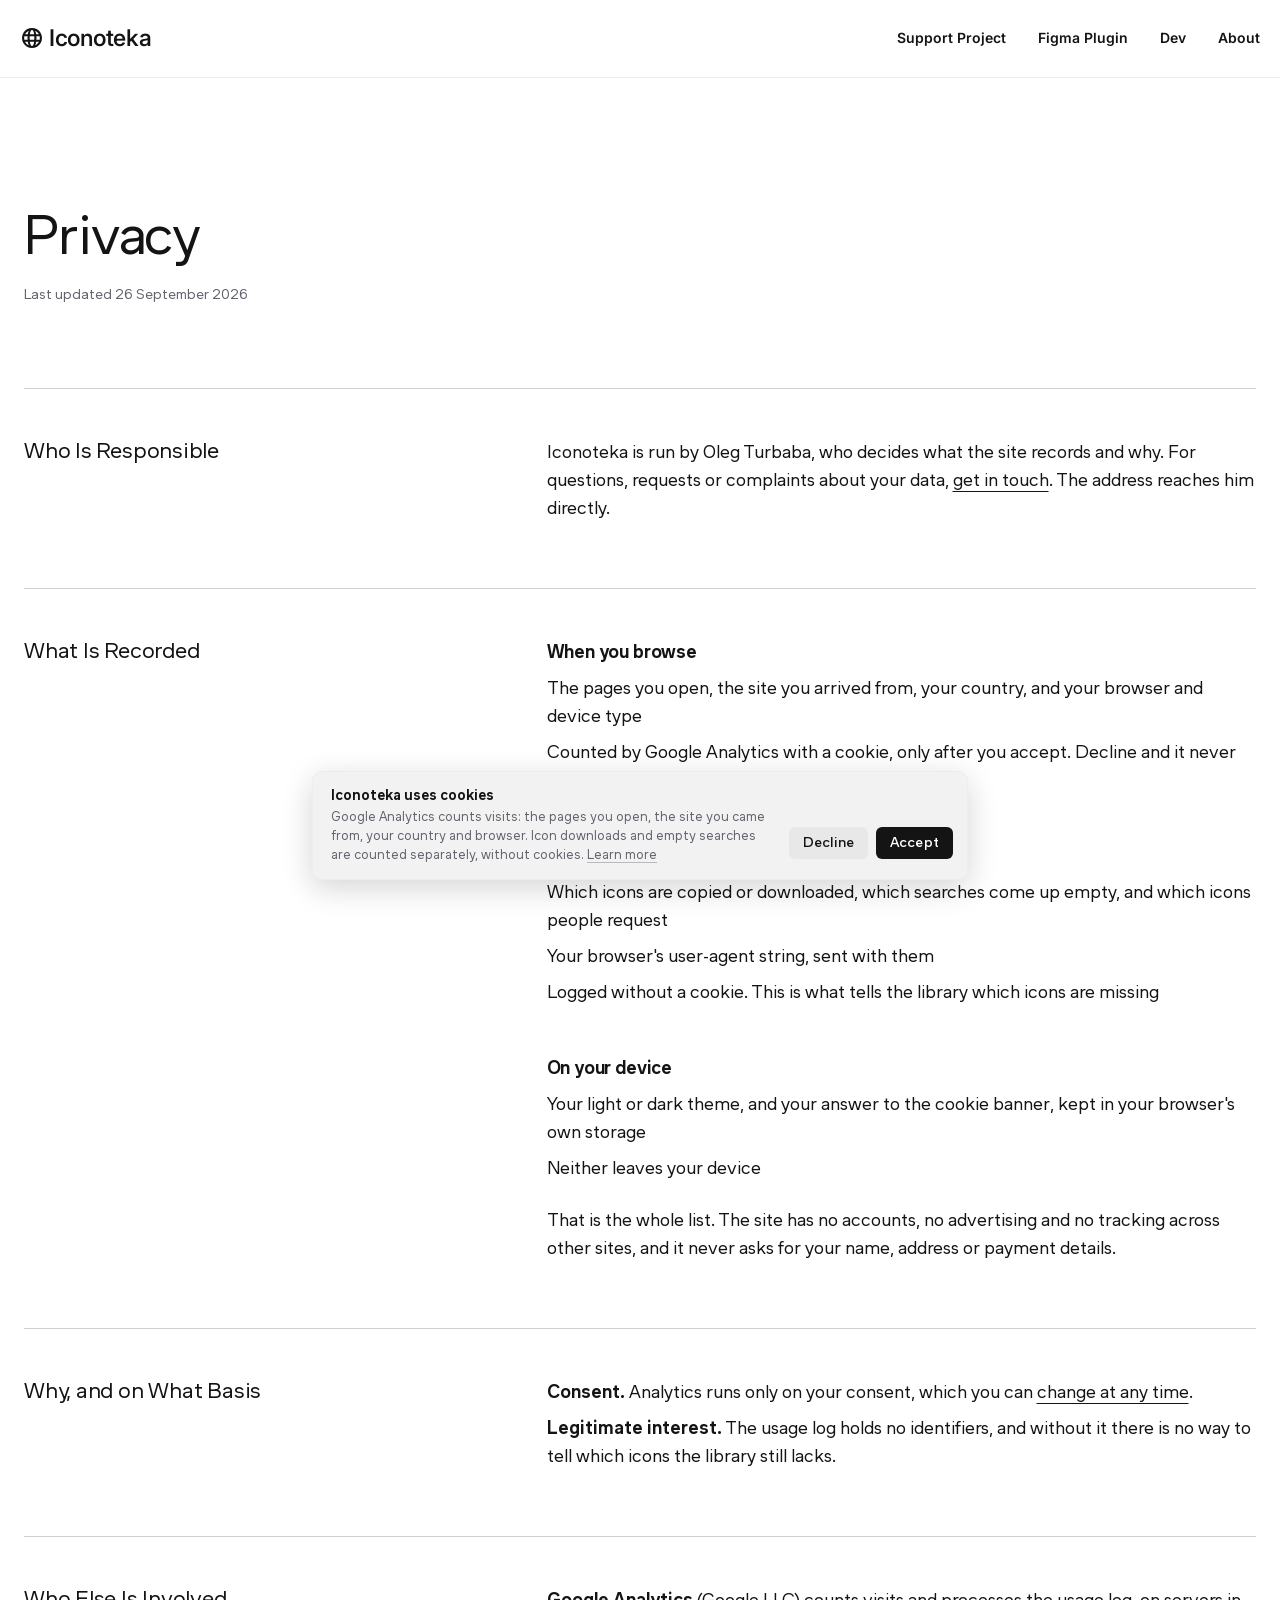
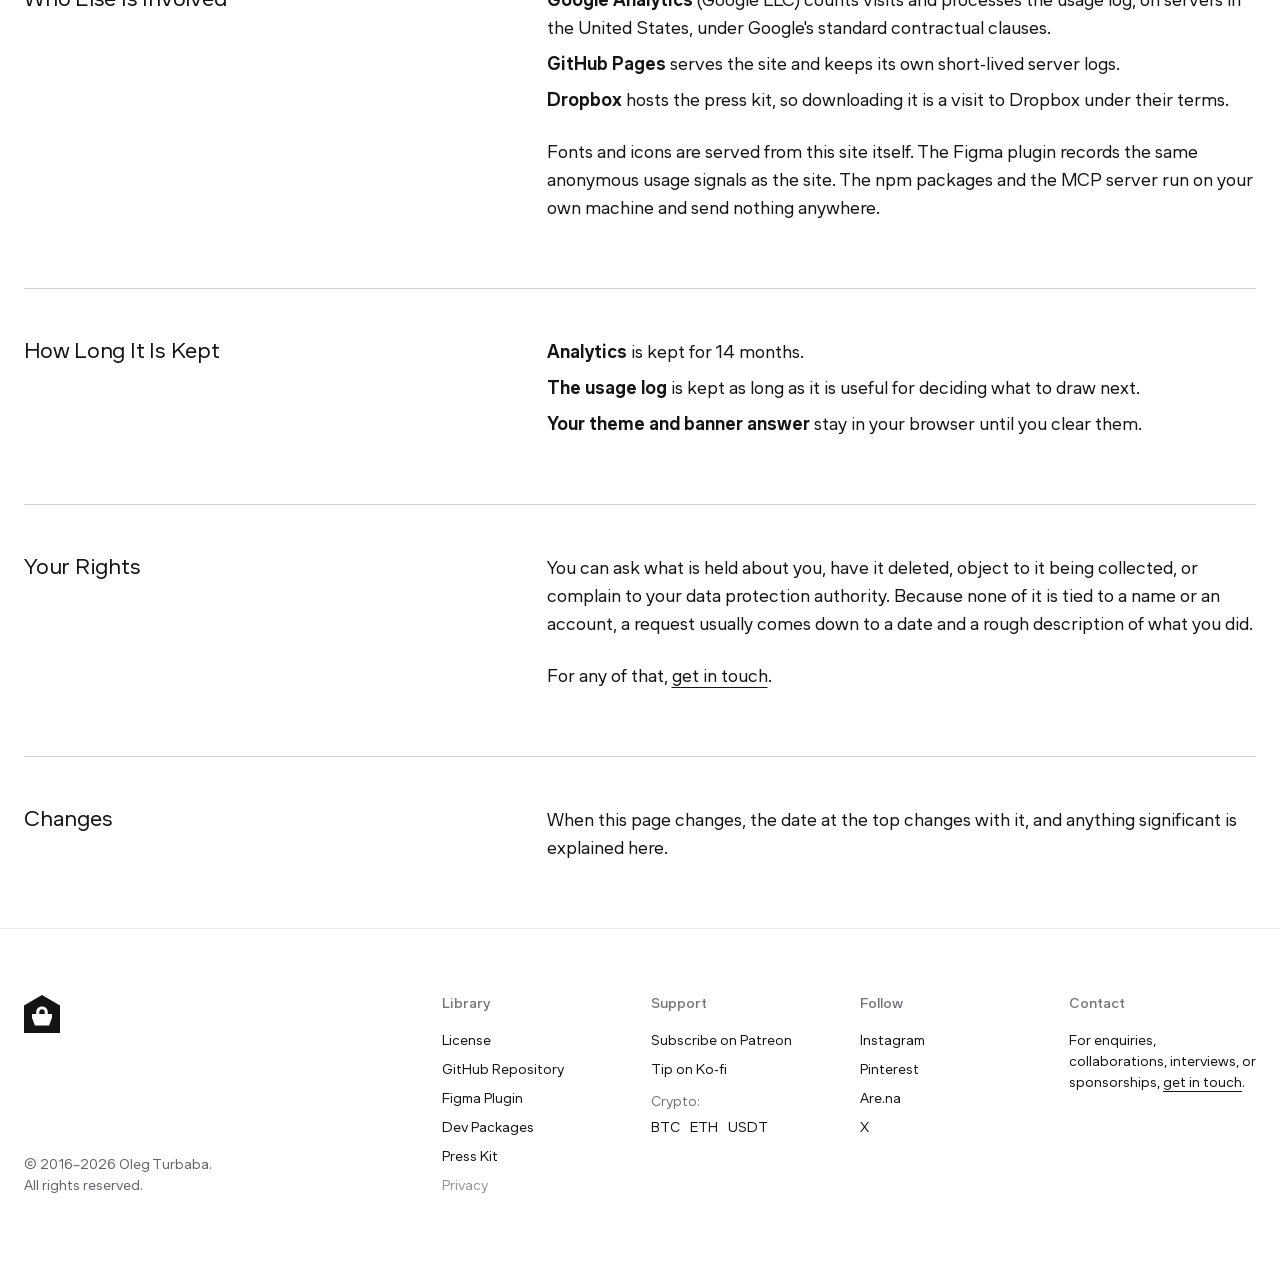
<file: privacy.html>
<!DOCTYPE html>
<html lang="en">
<head>
<meta charset="UTF-8"/>
<script>document.documentElement.classList.add('rv-pending'); setTimeout(() => document.documentElement.classList.remove('rv-pending'), 2500);</script>   <!-- reveal.js lifts this once the line-by-line units are set; the timeout is a safety net -->
<meta name="viewport" content="width=device-width, initial-scale=1.0"/>
<title>Iconoteka Privacy</title>
<meta name="description" content="What Iconoteka records: Google Analytics visits behind a cookie, and anonymous counts of icon downloads and empty searches. How to change your consent."/>
<meta property="og:title" content="Iconoteka Privacy"/>
<meta property="og:description" content="What the site records, what runs on consent, and how to change your choice."/>
<meta property="og:image" content="https://iconoteka.com/iconoteka-preview.png"/>
<meta property="og:image:width" content="1200"/>
<meta property="og:image:height" content="630"/>
<meta property="og:image:type" content="image/png"/>
<meta property="og:image:alt" content="Iconoteka icons on a grid"/>
<link rel="canonical" href="https://iconoteka.com/privacy.html"/>
<meta property="og:url" content="https://iconoteka.com/privacy.html"/>
<meta property="og:type" content="website"/>
<meta property="og:site_name" content="Iconoteka"/>
<meta name="twitter:card" content="summary_large_image"/>
<meta name="twitter:title" content="About Iconoteka, 1,400 open-source icons in 7 weights and 2 styles"/>
<meta name="twitter:description" content="A free, open-source library of 1,400 icons in 7 weights, drawn on a 24-point grid. MIT licensed."/>
<meta name="twitter:image" content="https://iconoteka.com/iconoteka-preview.png"/>
<!-- Google Analytics 4 -->
<script async src="https://www.googletagmanager.com/gtag/js?id=G-4MXD87JKRM"></script>
<script>
  window.dataLayer = window.dataLayer || [];
  function gtag(){dataLayer.push(arguments);}
  gtag('consent', 'default', { analytics_storage: 'denied', ad_storage: 'denied' });   // nothing is stored until the visitor accepts
  gtag('js', new Date());
  gtag('config', 'G-4MXD87JKRM');
</script>
<link rel="icon" type="image/svg+xml" href="favicon.svg">
<link rel="icon" type="image/png" sizes="512x512" href="favicon.png">
<link rel="apple-touch-icon" sizes="180x180" href="apple-touch-icon.png">
<link rel="preconnect" href="https://fonts.googleapis.com">
<link rel="preconnect" href="https://fonts.gstatic.com" crossorigin>
<link href="https://fonts.googleapis.com/css2?family=Inter:ital,opsz,wght@0,14..32,100..900;1,14..32,100..900&display=swap" rel="stylesheet">
<link rel="preload" href="fonts/websans.woff2?v=2" as="font" type="font/woff2" crossorigin>
<link rel="stylesheet" href="support.css?v=14">
<style>
:root {
  --bg: #ffffff;
  --surface: #f7f7f7;
  --surface2: #f4f4f4;   /* grey cards (Packages, Support), lightened from #efefef (user 2026-09-15) */
  --border: #ededed;
  --text: #141414;
  --text-muted: #63626d;
  --text-dim: #8b8a94;
  --brand: #ffc3dc;
  --radius: 6px;
  --panel-w: 270px;
  --pad: 24px;
  --panel-pad: 20px;
  --sb: 11px;   /* native scrollbar width inside the category list */
  /* radius scale */
  --r-xs: 3px;      /* scrollbar thumbs, slider track */
  --r-sm: 6px;      /* small controls: buttons, segmented, options */
  --r-md: 10px;     /* surfaces: cards, dropdown menus */
  --r-pill: 999px;  /* badges, tags, search */
  /* motion */
  --t-fast: .12s;   /* hover/colour */
  --t-base: .2s;    /* size/position */
  --t-slow: .28s;   /* panel + large moves */
  /* elevation */
  --shadow-md: 0 4px 16px rgba(20,20,20,0.12);
  --shadow-lg: 0 8px 30px rgba(20,20,20,0.18);
  --panel-margin: 0px;
  --ui-surface: #f2f2f3;
  --ui-surface-hover: #e8e8e8;
  --ui-input: #f3f3f4;
  --ui-input-hover: #eeeeef;
  --ui-seg-on: #ffffff;
  --ui-panel: #ffffff;
  --ui-dropdown: #ffffff;
  --ui-card-hover: rgba(242,242,243,0.7);
  --ui-card-active: #f2f2f3;
  --ui-slider-track: #efefef;
  --ui-slider-stop: #cecece;
  --logomark-color: #141414;
}
[data-theme="dark"] {
  --shadow-md: 0 4px 16px rgba(20,20,20,0.45);
  --shadow-lg: 0 8px 30px rgba(20,20,20,0.55);
  --bg: #191919;
  --surface: #222222;
  --surface2: #2a2a2a;
  --border: #333333;
  --text: #ffffff;
  --text-muted: #a2a2a2;
  --text-dim: #8a8a8a;
  --brand: #ffc3dc;
  --ui-surface: #2a2a2a;
  --ui-surface-hover: #363636;
  --ui-input: #252525;
  --ui-input-hover: #2e2e2e;
  --ui-seg-on: #3a3a3a;
  --ui-panel: #202020;
  --ui-dropdown: #242424;
  --ui-card-hover: rgba(50,50,50,0.49);
  --ui-card-active: #232323;
  --ui-slider-track: #2e2e2e;
  --ui-slider-stop: #444444;
  --logomark-color: #ffffff;
}

@font-face { font-family: 'WebSans'; src: url('fonts/websans.woff2?v=2') format('woff2'); font-weight: 400 600; font-display: swap; }   /* the page's text face: a 122-glyph subset (ASCII + the punctuation the page uses), weights 400–600 only, kern + tnum only, neutral names, no glyph names, no hinting — 11 KB */
* { box-sizing: border-box; }
:root { --rule: color-mix(in srgb, var(--text) 20%, transparent); --rule-solid: #d0d0d0; --bar-track: #e4e4e4; --text-soft: #75747d; }   /* every page rule: the text colour at 30%. --rule-solid is that same value FLATTENED against the page background — opaque, so lines can never double where two of them meet (user) */
[data-theme="dark"] { --rule: color-mix(in srgb, var(--text) 30%, transparent); --rule-solid: #5e5e5e; --bar-track: #5e5e5e; --text-soft: var(--text-muted); }   /* light theme (user 2026-09-15): lines at 20% (#d0d0d0 flattened), a paler progress-bar track, and --text-soft #75747d for the small grey labels (4.6:1 on white, still AA); dark keeps its values */
/* vertical spacing system — an 8px scale with four roles; only these tokens are used for vertical space
   --major  hero → headline, stat rows → weight grid          130 / 96 / 64
   --sec    section padding (top and bottom), footer padding   65 / 48 / 32  (= --major / 2)
   --block  between blocks inside a section, text → media      48 / 40 / 32
   --stack  label → content, title → text, text → buttons      24 / 24 / 16
   plus two fixed steps: --sp-1 8px (small title → text, list gaps) and --sp-2 16px (large title → text, icon → title, row padding) */
:root { --sp-1: 8px; --sp-2: 16px; --stack: 24px; --block: 48px; --sec: 65px; --major: 130px; --gut: 22px; --exc: 100px; --display: clamp(36px, calc(17.8px + 2.93vw), 84px); }   /* --display: headline statement and the stat numbers */   /* --exc: the one exception — the gap above and below the Missing-an-icon block */   /* --sec is half of --major, so every block-to-block gap is --major (130, per user) */
@media (max-width: 860px) { :root { --stack: 24px; --block: 40px; --sec: 38px; --major: 76px; --gut: 12px; --exc: 74px; } }   /* tablet: section gaps 20px tighter than before (76 / 38, user) */
@media (max-width: 480px) { :root { --stack: 16px; --block: 32px; --sec: 32px; --major: 64px; --gut: 8px; --exc: 50px; } }
html { scroll-behavior: smooth; }
/* no ligatures or contextual alternates in running text */
html, body { margin: 0; font-family: 'WebSans', 'Inter', sans-serif; font-variant-ligatures: none; font-feature-settings: "liga" 0, "calt" 0; font-size: 16px; line-height: 24px; background: var(--bg); color: var(--text); -webkit-font-smoothing: antialiased; }
html, body { overflow-x: clip; }   /* the flying hero tiles must never widen the page. clip, NOT hidden: overflow-x:hidden on html/body turns them into scroll containers in iOS Safari and the sticky header scrolls away for good */
a { color: inherit; }

/* ── header: same bar as the library ─────────────────────────────────────── */
/* 500px header: the 78px bar (logo + navigation, same as the library) and a 422px band with the icon wall, on the page colour */
header { display: grid; grid-template-columns: 1fr auto 1fr; align-items: center; column-gap: 8px;
         padding: 0 var(--panel-pad); height: 78px; border-bottom: 1px solid var(--border);
         position: sticky; top: 0; background: var(--bg); color: var(--text); z-index: 10; transition: transform var(--t-slow) ease; }
header.hidden { transform: translateY(-100%); }   /* slides away while scrolling down, comes back on the first scroll up (user, all breakpoints) */
header .header-nav { grid-column: 3; }
/* the bar is set in Inter with the library's line-height so it matches the homepage header exactly */
header { font-family: 'Inter', sans-serif; font-size: 14px; line-height: normal; font-variant-ligatures: normal; font-feature-settings: normal; }   /* the library's body context */
header .support-btn { font: inherit; font-size: 14px; font-weight: 600; }
.hero-band { background: var(--bg); color: var(--text); --band-h: 422px; padding: 20px 20px 0; }   /* 20px inset left, right, top; as many full rows as fit --band-h, height follows the rows */
/* headline under the hero */
.row.headline { padding-top: var(--major); padding-bottom: 0; }   /* .row.headline so the generic .row padding below cannot override it */
.headline .g { padding-bottom: var(--block); border-bottom: 1px solid var(--rule); }   /* rule under the headline, layout width only */
.row.headline + .row { padding-top: calc(var(--major) - var(--block)); }   /* rule-terminated blocks keep a --major (128) gap to the next content, like License */
.nobr { white-space: nowrap; }
.ver { grid-column: 10 / 13; justify-self: end; align-self: start; font-family: ui-monospace, 'SF Mono', Menlo, Consolas, monospace; font-size: 12px; line-height: 16px; font-weight: 500; margin-top: 4px; font-feature-settings: normal; color: var(--text-soft); }   /* small mono library version, same size as the weight-grid labels, top aligned with the headline's caps */
.statement { grid-column: 1 / 10; margin: 0; font-size: var(--display); line-height: 1.1; letter-spacing: -.02em; font-weight: 400; }
/* the wall: as many colour tiles as fit the band, each a random icon on a random brand colour and shape.
   Tiles change one by one on their own, change under the pointer, and open the icon in the library on click */
.wall { display: grid; grid-template-columns: repeat(var(--cols), var(--tile)); grid-auto-rows: var(--tile); row-gap: var(--wgap); justify-content: space-between; --tile: 76px; --wgap: 16px; }   /* columns spread edge to edge */
.tile-w { width: var(--tile); height: var(--tile); border-radius: 10%;   /* three containers, per the blueprint: rounded 10%, soft 22%, circle 6% larger (optical) */ background: var(--c); color: var(--fg); display: flex; align-items: center; justify-content: center; }
.tile-w { will-change: transform; position: relative; }   /* z-index during the parallax */
.tile-w.round { border-radius: 50%; width: calc(var(--tile) * 1.06); height: calc(var(--tile) * 1.06); margin: calc(var(--tile) * -0.03); }
.tile-w.soft { border-radius: 22%; }
.tile-w svg { width: 66%; height: 66%; fill: currentColor; display: block; }
.tile-w { cursor: pointer; }   /* a tile opens its icon in the library; the name chip is the only hover feedback */
.tile-w.round svg { width: calc(66% / 1.06); height: calc(66% / 1.06); }
.tile-chip { position: fixed; z-index: 40; pointer-events: none; color: var(--text); font-size: 12px; line-height: 16px; font-weight: 500; white-space: nowrap; text-shadow: 0 1px 3px var(--bg), 0 0 8px var(--bg); opacity: 0; transform: translate(-50%, -100%); transition: opacity var(--t-fast); }   /* plain text, no pill (user): a shadow in the page colour keeps it readable over anything */
.tile-chip.on { opacity: 1; }
.slider-nav button { position: relative; }   /* the circle tile is 6% wider so it does not read smaller than a square one -- that is compensation for the CONTAINER, so undo it for the glyph, which must be the same size in every shape */
/* no clipping: flying tiles pass behind the page content (main sits above the band), under the sticky bar */
.hero-band { position: relative; z-index: 0; }
main, footer { position: relative; z-index: 1; }

.logo-wrap { display: flex; align-items: center; gap: 8px; position: relative; top: -1px; }   /* flex like the homepage: the link is only as wide as the logo, not the whole grid column (the hover area was huge) */
.logo-wrap a { display: flex; align-items: center; gap: 5px; text-decoration: none; color: var(--text); transition: opacity var(--t-fast); }
.logo-wrap a:hover { opacity: .8; }
#logomark { color: var(--logomark-color); }
.logo { font-weight: 550; font-size: 23px; letter-spacing: -0.3px; }
.beta-badge { font-size: 8.5px; font-weight: 700; background: var(--brand); color: #141414; height: 14px; padding: 0 6px 0 6.6px; line-height: 1;
              border-radius: var(--r-pill); letter-spacing: .6px; text-transform: uppercase; display: inline-flex; align-items: center; position: relative; top: -2px; }
.header-nav { display: flex; align-items: center; gap: 32px; justify-content: flex-end; position: relative; top: -1px; }
.header-link { font-size: 14px; font-weight: 600; text-decoration: none; transition: color var(--t-fast); }
.header-link:hover { opacity: .8; }
/* hit area ≈ 38×(text+24)px without moving the text: padding cancelled by negative margins */
.header-link { padding: 10px 12px; margin: -10px -12px; border-radius: var(--r-sm); }
.header-link.current { color: var(--text-dim); }
.burger-btn { display: none; background: none; border: none; cursor: pointer; padding: 4px; margin-right: -4px; color: var(--text); }
.burger-btn { transition: opacity var(--t-fast); } .burger-btn:hover { opacity: .8; }
/* pressed state for every control on the page: a deeper dim than the hover (the wall tiles have no hover by design and stay as they are) */
.header-link:active, .logo-wrap a:active, .burger-btn:active, .burger-link:active, .button:active, .links a:active, .handle:active,
.slider-nav button:active:not(:disabled), button.primary:active:not(:disabled), footer a:active, footer button:active, .footer-icon:active { opacity: .6; }
.burger-menu { display: none; position: fixed; background: var(--ui-panel); border-radius: var(--r-md); box-shadow: var(--shadow-md); padding: 8px; z-index: 1000; flex-direction: column; gap: 2px; width: 272px; }
.burger-menu.open { display: flex; }
.burger-link { font-size: 14px; font-weight: 600; color: var(--text); text-decoration: none; padding: 14px 12px; border-radius: var(--r-sm); }
.burger-link:hover { background: var(--surface); }
.burger-ver { font-size: 12px; color: var(--text-muted); padding: 12px 12px 8px; line-height: 1.6; }
.ver-num { font-family: ui-monospace, 'SF Mono', Menlo, Consolas, monospace; font-size: 12px; font-weight: 500; }
#toast { position: fixed; top: 92px; left: 50%; transform: translateX(-50%); background: var(--brand); color: #141414; font-size: 12px; padding: 4px 14px; border-radius: var(--r-pill); pointer-events: none; opacity: 0; transition: opacity var(--t-base); z-index: 2100; white-space: nowrap; }
#toast.visible { opacity: 1; }
/* BETA badge shown again (user 2026-09-06) */

/* ── page grid ────────────────────────────────────────────────────────────── */
/* Every block is a full-width row; content sits on a 12-column grid, 22px gutters, 1252px max */
.row { padding: var(--sec) var(--pad); }
.row:focus, .row:focus-visible, .row:target, main:focus, main:focus-visible { outline: none; }   /* landing on #section must not draw a focus ring round the whole block: a row is a container, never something you interact with. Interactive controls keep their own rings */
.g   { display: grid; grid-template-columns: repeat(12, minmax(0, 1fr)); column-gap: var(--gut); row-gap: 0; max-width: 1252px; margin: 0 auto; }   /* 1152 + 100: 50px off each side margin (user took half of the 100 back) */
.g > * { min-width: 0; }
.full { grid-column: 1 / -1; }
.half-a { grid-column: 1 / 7; }
.half-b { grid-column: 7 / 13; }
.half-a p, .half-b p { margin-bottom: var(--stack); }
/* License and Repository: larger title and text than the feature items */
.license .half-a, .license .half-b { padding-bottom: var(--block); border-bottom: 1px solid var(--rule); }   /* two rules, one under each half; the halves stretch to one height so the lines align */
.license h3, .request h3, .support-title { font-size: 28px; line-height: 34px; margin-bottom: var(--sp-2); }   /* Support Project title = the License title (no section number, not counted) */
.license p, .request p { font-size: 20px; line-height: 30px; max-width: 46ch; }
/* request: a brand-Blue box, white text (the Blue card's logo-mark rule), input white at 10%, white pill button.
   Exception to the spacing system: 100px above and below (neighbour padding --sec + own padding = --exc) */
.row.request { padding-top: calc(var(--exc) - var(--sec)); padding-bottom: var(--exc); }   /* 100 above the box, 100 from the box to the footer rule */
.request-box { grid-column: 1 / -1; background: #673726; color: #ffffff; padding: clamp(17px, 2vw, 28px); border-radius: var(--r-md);   /* 30% less than the first cut (24/2.8vw/40) — user */
               display: grid; grid-template-columns: 1fr 1fr; column-gap: var(--gut); row-gap: var(--block); }   /* full width; title on the left half, text and form on the right half */
.request-box h3 { margin: 0; }
.request-box .request-body p { max-width: none; margin-bottom: var(--stack); }
.request-box input[type=text] { background: rgba(255, 255, 255, .1); color: #ffffff; border: none; padding-top: 2px; }   /* white at 10% on the blue (user); the text sits 2px down (optical, user: 1px, then 1px more) */
.request-box input[type=text]:focus { background: rgba(255, 255, 255, .16); }
.request-box input[type=text]::placeholder { color: #ffffff; opacity: .6; }
.request-box button.primary { background: #ffffff; color: #141414; border-radius: 999px; }   /* white pill (user) */

p { margin: 0 0 var(--stack); }
p:last-child { margin-bottom: 0; }
.label { font-size: 14px; line-height: 21px; font-weight: 500; color: var(--text-soft); margin: 0 0 var(--stack); }   /* small captions are grey (user): section labels, their numbers, the version, the grid-cell texts — same grey as the footer titles */
.label.full { display: flex; justify-content: space-between; align-items: baseline; }   /* section number at the right edge */
.no { font-family: ui-monospace, 'SF Mono', Menlo, Consolas, monospace; font-size: 12px; line-height: 16px; font-weight: 500; font-feature-settings: normal; color: var(--text-soft); }   /* section numbers 01–04: the version's mono style */
.ver .no { margin-left: 16px; }   /* 01 sits after the version, at the right edge */
h2.huge { font-size: var(--display); line-height: 1; letter-spacing: -.02em; font-weight: 600; margin: 0 0 var(--block) -0.04em; }   /* same size as the headline statement */
h3 { font-size: 19px; line-height: 28px; font-weight: 600; letter-spacing: -.01em; margin: 0 0 var(--sp-1); }


/* layout-grid overlay, toggled with the G key: the same .g columns, tinted */
.grid-overlay { position: fixed; inset: 0; padding: 0 var(--pad); pointer-events: none; z-index: 5000; }
.grid-overlay .g { height: 100%; }
.grid-overlay span { display: block; height: 100vh; background: rgba(255, 195, 220, .18); }

/* buttons (Inter-style: plain filled block, no chrome) */
.button, .links a { display: inline-flex; align-items: center; gap: 6px; height: 36px; padding: 2px 18px 0; border-radius: var(--r-sm);   /* 18px sides; 2px top padding moves the centred label down by 1px (optical) */
          background: var(--text); color: var(--bg); text-decoration: none; font-size: 15px; font-weight: 500; letter-spacing: .01em;
          transition: opacity var(--t-fast); white-space: nowrap; }
.button:hover, .links a:hover { opacity: .82; }
.links { display: flex; flex-wrap: wrap; gap: var(--sp-1); }
.links a.ghost { background: var(--ui-surface); color: var(--text); }
.links a.ghost:hover { background: var(--text); color: var(--bg); opacity: 1; }   /* hover = inverted: white on the dark theme, black on light */


/* stat blocks: one row each — title on the left half, text on the right half */
.stat-block { grid-column: 1 / -1; display: grid; grid-template-columns: repeat(12, minmax(0, 1fr)); column-gap: var(--gut); align-items: start; margin-bottom: var(--block); }
.stat-block:nth-of-type(4) { margin-bottom: var(--major); }   /* the weight grid gets a major gap */
.stat-block h2 { grid-column: 1 / 7; margin: 0; white-space: nowrap; }   /* size comes from h2.huge (--display, same as the headline); no font-size here or it would win by source order */
.stat-block h2, .stat-block p { grid-row: 1; }
/* right half: a 1px rule aligned with the cap height of the number on the left, the small text below it
   (measured in the render: the caps of the 66px title start 3px below its box top) */
.stat-block p { grid-column: 7 / 13; align-self: start; margin: 3px 0 0; padding-top: var(--sp-2); border-top: 1px solid var(--rule); font-size: 20px; line-height: 30px; }   /* same large body size as License / Repository */

/* weight grid: 7×2 stroked cells (1px lines, shared): number top-left, code (TS, RF…) top-right, name bottom-left, icon in a dealt palette colour */
.cards { display: grid; grid-template-columns: repeat(7, minmax(0, 1fr)); }   /* no border on the grid itself: when a row is short (4-3-4-3 on narrow screens) a container border would box in the empty cells and read as one big rectangle. Each cell closes itself instead. */
.card { position: relative; aspect-ratio: 1; background: var(--bg); color: var(--text); display: flex; align-items: center; justify-content: center; border: 1px solid var(--rule-solid); margin: 0 -1px -1px 0; }   /* every cell is a complete square; the -1px margins overlap neighbouring borders so shared lines stay 1px and are drawn once, and an empty grid area is simply empty */
.card svg { width: 54%; height: 54%; fill: var(--ic, currentColor); display: block; position: relative; top: -3px; }   /* was -5px; moved 2px down (user) */   /* --ic: a brand colour dealt at random (light palette), re-dealt on hover with the icon; switches instantly, no fade (user) */
.card small { position: absolute; font-size: 12px; line-height: 16px; font-weight: 500; }   /* text colour (the grey try was reverted for the grid — user) */
.card .n { left: 10px; top: 8px; font-feature-settings: "liga" 0, "calt" 0, "tnum" 1; }
.card .code { right: 10px; top: 8px; }
.card .cap { left: 10px; bottom: 8px; }

/* support section: the menu's intro (large body) on the left half, the three brand cards full width; reachable at about.html#support */
/* Support sits after Author now (user 2026-09-09); the License/Support grouping is gone */
.row[id] { scroll-margin-top: 90px; }   /* anchors land below the sticky header */
#gallery { scroll-margin-top: 138px; }   /* /gallery/ and #gallery land on the slider itself (its row has no label), with the same 48px of air a section label gets */
.support-title { grid-column: 1 / 5; margin: 0; }   /* title in the left third … */
.support-lead { grid-column: 5 / 13; font-size: 20px; line-height: 30px; margin: 0 0 calc(var(--block) - 10px); max-width: none; }   /* … text in the right two thirds (user); cards 38px below (--block − 10, user) */
#supportCards { max-width: none; justify-self: stretch; gap: var(--gut); --col: calc((100% - 2 * var(--gut)) / 3); grid-template-columns: repeat(3, minmax(0, 1fr)); }   /* three equal cards on the page grid (the panel's pill-width trick is not used here) */
#supportCards .support-card { border-radius: var(--r-md); padding: 24px; gap: 0; min-height: 0; align-items: stretch; text-align: left; margin: 0; }   /* compact (user) */
/* on the page the three cards are DARK GREY, the same surface as the framework package cards (user); the header
   panel keeps its brand colours. --line/--line-hover mirror the .pkg tints so buttons and rules match. */
#supportCards .support-card[data-way] { --line: color-mix(in srgb, var(--text) 12%, transparent); --line-hover: color-mix(in srgb, var(--text) 20%, transparent); background: var(--surface2); }
#supportCards .support-card[data-way] h4, #supportCards .support-card[data-way] h4 small, #supportCards .support-card[data-way] p { color: var(--text); }
#supportCards .support-card[data-way] .support-cta, #supportCards .support-list button { background: var(--line); color: var(--text); }
#supportCards .support-card[data-way] .support-cta:hover, #supportCards .support-list button:hover { background: var(--text); color: var(--bg); }
@media (min-width: 1280px) { #supportCards .support-card { aspect-ratio: 4 / 5; } }   /* 4:5 portrait cards (user). Measured floor: at 1200 and below the content no longer fits a 4:5 box */
@media (min-width: 1400px) { #supportCards .support-card { aspect-ratio: 1; } }   /* once the column is wide enough that a square still holds the content, stop growing taller -- a 4:5 card reaches ~700px of mostly empty space on a big screen (user). max-height cannot do this: with an aspect-ratio set, capping the height just makes the card narrower */
#supportCards .support-card h4 { font-size: 22px; line-height: 28px; font-weight: 600; letter-spacing: -.01em; justify-content: flex-start; margin: 0 0 var(--sp-1); }
#supportCards .support-card p { font-size: 16px; line-height: 24px; margin: 0 0 var(--block); }   /* the page's body text; a block gap down to the tier / address table (user) */
#supportCards .support-cta { margin-top: auto; padding-top: 0; }
#supportCards .support-card[data-way="patreon"] .support-cta { margin-top: 0; }   /* the button follows its table (whose own 16px bottom margin is the gap) instead of being pushed to the floor on its own */
#supportCards .support-tiers, #supportCards .support-list { list-style: none; margin: auto 0 var(--stack); padding: 0; font-size: 16px; line-height: 24px; }   /* margin-top auto: the table sits at the BOTTOM, so the card's spare height falls between the description and the table (user); 24px down to the button */   /* margin-top auto: the table sits at the BOTTOM, so the card's spare height falls between the description and the table (user) */
#supportCards .support-tiers li { display: grid; grid-template-columns: 1fr auto; column-gap: var(--sp-2); padding: 6px 0; border-top: 1px solid var(--rule); }   /* the page's rule colour, as on the timeline and stat rows (white 25% belonged to the panel's coloured cards) */
#supportCards .support-tiers li:last-child { border-bottom: 1px solid var(--rule); }
#supportCards .support-tiers .t-price { white-space: nowrap; }   /* no tnum: it widens the spaces around the slash in this face */
#supportCards .support-tiers .t-note { grid-column: 1 / -1; font-size: 14px; line-height: 21px; opacity: .8; }
#supportCards .support-list { margin-bottom: 0; }
#supportCards .support-list li { display: grid; grid-template-columns: 1fr auto; grid-template-areas: "net btn" "addr btn"; column-gap: var(--sp-2); align-items: center; padding: 8px 0; border-top: 1px solid var(--rule); }
#supportCards .support-list li:last-child { border-bottom: 1px solid var(--rule); }
#supportCards .support-list .a-net { grid-area: net; } #supportCards .support-list .a-net b { font-weight: 600; }
#supportCards .support-list .a-addr { grid-area: addr; font-family: ui-monospace, 'SF Mono', Menlo, Consolas, monospace; font-size: 13px; line-height: 20px; opacity: .6; }   /* semi-transparent (user) */
#supportCards .support-list button { grid-area: btn; height: 32px; padding: 0 14px; border: none; border-radius: var(--r-sm); font: inherit; font-size: 14px; font-weight: 500; cursor: pointer; transition: background var(--t-fast), color var(--t-fast); }
#supportCards .p-short, #supportCards .a-short { display: none; }   /* the narrow-column forms ("$1/mo", 5…4 address) switch on ≤1100 */
#supportCards .support-list button.copied { background: var(--brand); color: #141414; }   /* copied still flashes brand pink here (the support panel's own signal) */
/* packages: MCP card dark blue, three grey cards, install command with Copy, npm + GitHub links */
.packages .support-title { grid-column: 1 / 7; } .packages .support-lead { grid-column: 7 / 13; margin-bottom: calc(var(--block) - 10px); }
.packages .support-title, .packages .support-lead { align-self: baseline; }   /* "Packages" and the first line of the text share one baseline (user) */   /* title over the MCP card, text over the Components card: each half the width, like the cards (user) */
.packages-cards { grid-column: 1 / -1; display: grid; grid-template-columns: repeat(12, minmax(0, 1fr)); gap: var(--gut); }   /* two cards side by side, MCP and Components, the same structure (user) */
.pkg { --ink: var(--text); --field: color-mix(in srgb, var(--text) 3.5%, transparent); --line: color-mix(in srgb, var(--text) 6%, transparent); --line-hover: color-mix(in srgb, var(--text) 10%, transparent); --btn: color-mix(in srgb, var(--text) 12%, transparent); background: var(--surface2); color: var(--text); border-radius: var(--r-md); padding: 24px; display: flex; flex-direction: column; min-width: 0; }   /* grey cards (user) */
.pkg.pkg-dark { --ink: #ffffff; --field: rgba(255, 255, 255, .045); --line: rgba(255, 255, 255, .08); --line-hover: rgba(255, 255, 255, .13); --btn: rgba(255, 255, 255, .16); background: #061584; color: #ffffff; }   /* the MCP card, first: brand Dark Blue (user: a dark colour, MCP is the priority) */
.mcp-mark { display: flex; align-items: center; }   /* hidden source marks, cloned into the tabs */
/* MCP section: a tab per assistant (mark + name), then three steps on the card grid — copy, where it goes, what to ask */
.mcp-card { grid-column: span 6; scroll-margin-top: 110px; }   /* /mcp/ and #mcp land on the card */
.mcp-card { display: flex; flex-direction: column; gap: var(--stack); }
.mcp-head { display: flex; justify-content: space-between; align-items: center; gap: var(--gut); margin-top: var(--sp-2); }   /* 40px under the tab row on desktop (card gap 24 + 16, user) */ .pkg .mcp-head h4 { font-size: 28px; line-height: 34px; margin: 0; }   /* title only, npm and GitHub at the right (user) */
.mcp-head .pkg-links { margin-top: 0; flex: none; }

.pkg-dark .mcp-list .no { color: #ffffff; }
.mcp-tabs { position: relative; display: flex; gap: var(--tab-gap, 34px); box-shadow: inset 0 -1px 0 var(--btn); margin-top: -8px; }   /* a tab row on one baseline rule; always fits: tabRow() tightens the gap, then the text and marks, when the card is narrow (user: no scrolling) */
.mcp-tabs.wrap { display: grid; grid-template-columns: repeat(3, minmax(0, 1fr)); gap: 0; } .mcp-tabs.wrap .mcp-tab { width: 100%; }   /* last resort on the narrowest phones: a tidy 3-column grid instead of hidden tabs */
.mcp-tabs.names2 .mcp-tab { flex: 0 1 min-content; white-space: normal; text-align: center; line-height: 1.15; }   /* two-line names set tighter than the 20px single line, and proportional so it holds as the step shrinks the font (user) */   /* tight: each tab as wide as its longest word, so two-word names take two lines (user) */
.mcp-tab { flex: none; padding: 12px 0 14px; display: inline-flex; flex-direction: column; align-items: center; gap: 8px; border: none; border-radius: 0; background: none; color: var(--ink); opacity: .6; font: inherit; font-size: var(--tab-font, 16px); line-height: 20px; font-weight: 500; white-space: nowrap; cursor: pointer; transition: opacity var(--t-fast), box-shadow var(--t-fast); }   /* the mark above the name (user) */
.mcp-tab-mark { width: var(--tab-mark, 24px); height: var(--tab-mark, 24px); display: flex; align-items: center; justify-content: center; } .mcp-tab-mark svg { width: var(--tab-mark, 24px); height: var(--tab-mark, 24px); fill: currentColor; display: block; } .mcp-tab-mark svg.mark-lg { width: calc(var(--tab-mark, 24px) + 2px); height: calc(var(--tab-mark, 24px) + 2px); }   /* the slot stays for every tab, so the names share one line */
.mcp-title { display: flex; align-items: center; } .mcp-title-mark { display: none; }   /* title text on the step text's left edge; the marks live in the tabs again (user) */

.mcp-tab:hover { opacity: .85; }
.mcp-tab[aria-selected="true"] { opacity: 1; box-shadow: inset 0 -2px 0 var(--ink); }   /* the chosen tab: full colour, underlined */
.mcp-tab:active { opacity: .6; } .mcp-tab:focus-visible { outline: 2px solid var(--ink); outline-offset: -2px; }
.mcp-body { display: flex; flex-direction: column; gap: var(--sp-2); } .mcp-list { display: contents; }   /* half-width card: the steps and the snippet share one column */
.mcp-list li:nth-child(1) { order: 1; } .mcp-body .step-box-1 { order: 2; } .mcp-list li:nth-child(2) { order: 3; } .mcp-body .step-box-2 { order: 4; } .mcp-list li:nth-child(3) { order: 5; }   /* each snippet follows the step it belongs to */
.mcp-list { list-style: none; margin: 0; padding: 0; gap: var(--sp-2); }
.mcp-list li { display: grid; grid-template-columns: 28px minmax(0, 1fr); }   /* number, then the step text (user: closer) */
.mcp-list .no { font-size: 12px; line-height: 24px; color: var(--ink); }   /* 01 02 03 on the step title's line, in the text colour (user) */
.pkg .mcp-list h4 { font-size: 16px; line-height: 24px; margin: 0; }
.pkg .mcp-list p { font-size: 16px; line-height: 24px; margin: 0; }
.mcp-list p code { font-family: ui-monospace, 'SF Mono', Menlo, Consolas, monospace; font-size: 14px; overflow-wrap: anywhere; }   /* file paths inside the step text */
.mcp-list .pkg-links { margin-top: var(--sp-1); } .mcp-list .pkg-links[hidden] { display: none; }   /* .pkg-links is a flex row, which would otherwise override hidden */
.pkg .mcp-body .cmd { width: auto; margin: 0 0 0 28px; min-height: 0; align-content: flex-start; padding-right: 36px; }   /* the copy icon keeps its own corner */   /* snippets line up with the step text, not the 01 02 03 numbers (user) */
.pkg .mcp-body .cmd code { font-size: 12px; }
.inline-copy { cursor: pointer; color: var(--ink); background: var(--line); border-radius: var(--r-xs); padding: 3px 5px 3px 6px; margin: 0 2px; -webkit-box-decoration-break: clone; box-decoration-break: clone; transition: background var(--t-fast); }   /* a soft rectangle under the icon and text; each wrapped line gets its own */   /* the example request, copyable right inside the sentence: copy icon + text in the card's own colour on a soft rectangle (user) */
.inline-copy:hover { background: var(--btn); } .inline-copy:active { opacity: .6; } .inline-copy:focus-visible { outline: 2px solid currentColor; outline-offset: 2px; border-radius: 2px; }
.inline-copy-icon { display: inline-block; vertical-align: -1.92px; margin-left: 5px; } .inline-copy-icon svg { width: 15.36px; height: 15.36px; fill: currentColor; display: block; }   /* after the text; the copy glyph's ink (y 3–21 of 24) equals the 16px face's cap height, 11.52px, and sits on the baseline (user) */
.inline-copy-icon .i-done { display: none; } .inline-copy.copied .inline-copy-icon .i-copy { display: none; } .inline-copy.copied .inline-copy-icon .i-done { display: block; }   /* snippets at 12px: the Claude Code command stays on one line under the indented text */
.pkg h4 { font-size: 22px; line-height: 28px; font-weight: 600; letter-spacing: -.01em; margin: 0 0 var(--sp-1); overflow-wrap: anywhere; }
.support-title .pkg-beta { display: inline-flex; vertical-align: middle; margin-left: 10px; top: -3px; will-change: transform; font-family: 'Inter', sans-serif; font-feature-settings: normal; font-variant-ligatures: normal; }   /* the header's BETA badge itself (user: same as the one by the logo) — .beta-badge carries every other value; display overrides its display:none, and Inter matches the header's letterforms (the title would pass the page face down) */   /* will-change: its own compositor layer, so the pill rasterises at its own origin instead of snapping to whatever sub-pixel row the heading lands on. Measured: the gap to the baseline is 3.188px at every width, so the wobble was rounding, not layout. Trade-off: composited text loses sub-pixel antialiasing, so watch whether BETA looks thinner */
.pkg p { font-size: 16px; line-height: 24px; margin: 0 0 var(--stack); }
.pkg .cmd { position: relative; margin-top: auto; min-height: 80px; display: flex; flex-wrap: wrap; align-content: space-between; align-items: center; justify-content: space-between; gap: 4px var(--sp-2); width: 100%; text-align: left; border: none; background: var(--field); color: inherit; border-radius: var(--r-sm); padding: 8px 12px; cursor: pointer; font: inherit; transition: background var(--t-fast); }   /* the whole row copies the command */
.pkg .cmd:hover { background: var(--line-hover); } .pkg .cmd:active { opacity: .6; }
.pkg .cmd code { font-family: ui-monospace, 'SF Mono', Menlo, Consolas, monospace; font-size: 13px; line-height: 20px; overflow-wrap: anywhere; white-space: pre-wrap; }   /* wraps rather than clips; pre-wrap keeps the JSON snippets' line breaks and indent */
.pkg .cmd .cmd-hint { position: absolute; right: 10px; bottom: 9px; display: flex; opacity: .7; transition: opacity var(--t-fast); }   /* always the bottom-right corner, never beside a short command (user) */
.pkg .cmd .cmd-hint svg { width: 18px; height: 18px; fill: currentColor; display: block; }   /* Iconoteka's own copy and checkmark icons, regular stroke */
.pkg .cmd .cmd-hint .i-done { display: none; } .pkg .cmd.copied .cmd-hint .i-copy { display: none; } .pkg .cmd.copied .cmd-hint .i-done { display: block; }
.pkg .cmd:hover .cmd-hint { opacity: 1; }
.pkg .cmd.copied { background: var(--line-hover); } .pkg .cmd.copied .cmd-hint { opacity: 1; }   /* copied: the hover tint and a checkmark in place of the copy icon, no brand colour (user) */
.pkg-links a { height: 32px; padding: 0 14px; border: none; border-radius: var(--r-sm); background: var(--btn); color: var(--ink); font: inherit; font-size: 14px; font-weight: 500; cursor: pointer; text-decoration: none; display: inline-flex; align-items: center; transition: background var(--t-fast), color var(--t-fast); }
.pkg-links a:hover { background: var(--ink); color: var(--bg); } .pkg.pkg-dark .pkg-links a:hover { color: #061584; } .pkg-links a:active { opacity: .6; }
.pkg-links { display: flex; align-items: center; gap: var(--sp-1); margin-top: var(--sp-2); }
/* features 3×2 */
.facts { grid-column: 1 / -1; display: grid; grid-template-columns: repeat(3, minmax(0, 1fr)); gap: var(--block) var(--gut); }
.facts h3, .facts p { padding-right: 30px; }   /* the text stops 30px short of its column, so with the smaller gutters the columns of copy stay well apart (user) */   /* 3 × 2, full width; the label's own --stack is the only gap above, as for Author and the timeline */
.facts .f-icon { width: 64px; height: 64px; fill: var(--fc, currentColor); display: block; margin-bottom: var(--sp-2); position: relative; left: -8px; }   /* brand colour per feature; 8px LEFT = optical compensation (user, 2026-09-06 — an 8px-right try was reversed) */
.facts [data-icon="doc_code"] { --fc: #a25624; }   /* Transparent Ox (user swapped it from Blue) */
.facts [data-icon="eye"] { --fc: #febd32; }   /* Yellow */
.facts [data-icon="circle"] { --fc: #12ab57; }   /* Green */
.facts [data-icon="bar_chart"] { --fc: #f04c1a; }   /* Red */
.facts [data-icon="user"] { --fc: #673726; }   /* Warm Sepia on the light theme … */
[data-theme="dark"] .facts [data-icon="user"] { --fc: #ffc3dc; }   /* … Pink on dark, where it reads */
.facts [data-icon="cube"] { --fc: #979c1a; }   /* Moss Olive */

/* in use: one 16:9 slide at content width, the next peeking past the right edge; arrows above */
.inuse-text { grid-column: 1 / 9; margin: var(--block) 0 0; font-size: 20px; line-height: 30px; letter-spacing: 0; max-width: 60ch; padding-right: var(--block); }   /* large body size. The padding keeps a line that nearly fills its column away from the marks beside it: the gap depended on where the text happened to wrap, and fell to 50px at some widths (user) */
.handle { font-weight: inherit; text-decoration: underline; text-underline-offset: .3em; text-decoration-thickness: 1px; text-decoration-skip-ink: none; transition: opacity var(--t-fast); }   /* inline links: same weight and colour as the copy; a 1px underline set low, in the text colour (palette colours were tried and removed — user) */
.handle:hover { opacity: .8; }   /* same hover as the header links — no colour */
.slider-nav { grid-column: 9 / 13; align-self: start; display: flex; justify-content: flex-end; gap: 28px; margin-top: var(--block); }   /* level with the first line of the text beside it, not under the whole block (user) */
#slideFull { margin-right: 28px; }   /* the same mark size as the arrows, set twice their gap away from them (user) */
.lightbox { position: fixed; inset: 0; z-index: 3000; background: #000; display: flex; align-items: center; justify-content: center; }
.lightbox img, .lightbox video { width: 100%; height: 100%; object-fit: cover; display: block; }   /* fills the screen rather than sitting in bars (user) */
.lightbox .lb-stage { position: absolute; inset: 0; }
.lightbox .lb-stage img, .lightbox .lb-stage video { position: absolute; inset: 0; opacity: 0; transition: opacity var(--t-slow, .4s) ease; }
.lightbox .lb-stage .on { opacity: 1; }   /* one fades up over the one before it */
.lightbox .lb-half { position: absolute; top: 0; bottom: 0; width: 50%; }   /* the screen itself turns the page, and the pointer is the library's own arrow (user) */
.lightbox .lb-half.l { left: 0; } .lightbox .lb-half.r { right: 0; }
.lightbox .lb-top { position: absolute; top: 20px; right: 20px; display: flex; gap: 10px; transition: opacity var(--t-fast); }
.lightbox button { width: 56px; height: 56px; display: flex; align-items: center; justify-content: center; background: color-mix(in srgb, var(--bg) 55%, transparent); backdrop-filter: blur(8px); color: var(--text); border: none; border-radius: 999px; cursor: pointer; transition: opacity var(--t-fast), background var(--t-fast); }   /* the page's own pair -- black circle and white cross in the dark, reversed in the light -- held semi-transparent over the picture (user) */
.lightbox button:hover:not(:disabled) { background: color-mix(in srgb, var(--bg) 80%, transparent); }
.lightbox button svg { width: 26px; height: 26px; fill: currentColor; display: block; }
.lightbox button:disabled { opacity: .25; cursor: default; }
.lightbox.idle .lb-top { opacity: 0; pointer-events: none; }   /* a second without the mouse moving and the controls step out of the picture (user) */
.lightbox.idle .lb-half { cursor: none !important; }   /* !important because the arrow cursor is set inline from JS, and an inline style would otherwise win */
.lightbox button:hover { background: rgba(255,255,255,.24); }
.lightbox button svg { width: 26px; height: 26px; fill: currentColor; display: block; }
.slider-nav button { font: inherit; background: none; border: none; padding: 0; cursor: pointer; color: var(--text); display: flex; transition: opacity var(--t-fast); }
.slider-nav button:hover:not(:disabled) { opacity: .7; }
.slider-nav button svg { width: 28px; height: 28px; fill: currentColor; display: block; }
.slider-nav button:disabled { opacity: .3; cursor: default; }
.slider { display: flex; align-items: flex-start; gap: var(--gut); overflow-x: auto; scrollbar-width: none; cursor: grab; user-select: none;
          margin-left: calc(50% - 50vw); margin-right: calc(50% - 50vw); padding-left: calc(50vw - 50%); padding-right: calc(50vw - 50%); }   /* runs edge to edge, so slides leave the screen on the left too; snapping is done in JS */
.slider.dragging { cursor: grabbing; }
.slider:focus, .slider:focus-visible { outline: none; }   /* Chrome makes a scroll container keyboard-focusable, so landing on #gallery drew a ring round the whole strip. The arrows are the visible control here, and they keep their own focus ring */
.slider::-webkit-scrollbar { display: none; }
.slider .slot { flex: 0 0 100%; aspect-ratio: 16 / 9; height: auto; border-radius: 8px; background: var(--ui-surface); overflow: hidden; }
.slider .slot img, .slider .slot video { width: 100%; height: 100%; object-fit: cover; display: block; -webkit-user-drag: none; user-drag: none; }   /* dragging a shot pans the strip; without this the browser lifts the picture out instead */

/* author: 4:3 portrait on the left half, text and links on the right half */
.photo { aspect-ratio: 4 / 3; border-radius: 8px; background: var(--ui-surface); overflow: hidden; }
.author .half-a, .author .half-b { margin-top: 0; }   /* the label's --stack already separates them */
.author .half-b { display: flex; flex-direction: column; justify-content: space-between; margin-top: -6px; }   /* the bio's CAP HEIGHT lines up with the photo's top edge (measured in a render, not derived: -9 overshot by 3px) */   /* text at the top, links at the bottom */
.author .bio, .author-contact { font-size: 24px; line-height: 32px; letter-spacing: -.01em; }   /* author copy: one step above the large body (a 20% larger try was reverted) */
.author .bio { margin: 0 0 var(--stack); }
.half-b .author-contact { margin: 0 0 var(--block); }   /* .half-b prefix: outranks the generic `.half-b p` margin */
.author .half-b .links { margin-top: auto; align-items: center; }   /* links stay at the bottom */
.author-links .site { margin-left: auto; border-radius: 999px; }   /* the website button sits at the right edge, fully rounded */
.author-links.site-wrapped .site { margin-left: 0; }   /* when it drops to its own line it starts at the left, under Instagram (user) */
.photo img { width: 100%; height: 100%; object-fit: cover; display: block; }

/* request form */
form { display: flex; gap: var(--sp-1); }
input[type=text] { flex: 1; min-width: 0; height: 44px; padding: 0 var(--sp-2); border-radius: var(--r-sm); border: 1px solid var(--border); background: var(--ui-input); color: var(--text); font: inherit; font-size: 16px; outline: none; }
input[type=text]:focus { background: var(--ui-input-hover); border-color: var(--text); }
input[type=text]::placeholder { color: var(--text); opacity: .5; }
button.primary { height: 44px; padding: 2px 18px 0; border: none; border-radius: var(--r-sm); background: var(--text); color: var(--bg); font: inherit; font-size: 15px; font-weight: 500; cursor: pointer; transition: opacity var(--t-fast); }
button.primary:hover { opacity: .82; }
button.primary:disabled { cursor: default; opacity: 1; }   /* while it shows a status */


/* timeline: date, version, count, weights/styles, note, on the page's 12 columns */
.tl { list-style: none; margin: 0; padding: 0; grid-column: 1 / -1; border-top: 1px solid var(--rule); }
.tl li { display: grid; grid-template-columns: repeat(12, minmax(0, 1fr)); column-gap: var(--gut);   /* the page's 12 columns, so the cells sit on the grid lines */ padding: var(--sp-2) 0; border-bottom: 1px solid var(--rule); font-size: 16px; line-height: 24px; }
.tl li:last-child { border-bottom: none; }   /* no rule under the last timeline row */
.tl time { grid-column: 1 / 3; color: var(--text); }
.tl time .m-short { display: none; }   /* wide screens spell the month out; the 3-letter form takes over when the column gets tight (user) */
.tl b { grid-column: 3 / 5; }
.tl .n { grid-column: 5 / 7; }
.tl .w { grid-column: 7 / 9; }
.tl .d { grid-column: 9 / 13; }
.tl b { font-weight: inherit; }
.tl b .v { font-feature-settings: "liga" 0, "calt" 0, "tnum" 1; }
.tl .d strong { font-weight: inherit; }
.tl .n { color: var(--text); }
/* the weights numbers also read as a dot matrix — one column per weight, one row per style. It lives in the
   COUNT cell, right-aligned, so it ends on the line that closes column 6 and leads into the weights text;
   every cell's text keeps its own grid line (user) */
.tl .n { display: flex; align-items: flex-start; gap: 10px; }   /* flex-start: the count sits on the row's first line like every other cell (centring dropped it to the middle of tall rows) */
.tl .n .dots { display: inline-grid; grid-auto-flow: column; grid-template-rows: repeat(var(--rows), 3px); grid-auto-columns: 3px; gap: 2px; flex: none; margin-left: auto; height: 24px; align-content: center; }   /* one line tall, matrix centred on it */
.tl .n .dots i { display: block; width: 3px; height: 3px; border-radius: 50%; background: currentColor; }
/* the icon count also reads as a progress bar in the VERSION cell, right-aligned so it ends on the line
   closing column 4 and leads into the count text; the largest count in the timeline = full */
.tl b { display: flex; align-items: flex-start; }   /* no gap: the "v" and the number are separate flex items and a gap would split them */
.tl b .bar { flex: none; margin-left: auto; padding-left: 10px; box-sizing: content-box; width: 33px; height: 24px; display: flex; align-items: center; }   /* 33px = the 7×2 dot matrix's width (7×3 + 6×2), so bar and matrix read as one family */
.tl b .bar span { display: block; height: 8px; width: 100%; border-radius: 1.5px; background: var(--bar-track); }   /* 8px = the matrix's height (2×3 + 2); 1.5px radius = ONE DOT's radius (user) */
.tl b .bar span i { display: block; height: 100%; width: var(--pct); min-width: 2px; border-radius: 1.5px; background: currentColor; }

footer { border-top: 1px solid var(--border);   /* same line as the header */ padding: var(--sec) var(--pad) calc(var(--sec) + 20px);   /* double space before the footer: one --major above its rule, then the usual padding */ font-size: 14px; line-height: 21px; color: var(--text); }
footer .g { row-gap: var(--block); align-items: start; }
/* footer on the 12 page columns, one row: icon top-left and © bottom-left (1–2), columns 3–4 empty, Library (5–6), Support (7–8), Follow (9–10), Contact (11–12) */
.footer-icon { grid-column: 1 / 3; grid-row: 1; align-self: start; justify-self: start; width: 48px; color: var(--text); height: 48px; position: relative; left: -6px; top: -3px; }   /* 48px box = the hover target is the mark itself, not the whole cell */   /* optical compensation: the glyph's own side bearings make it look inset */
.footer-icon svg { width: 48px; height: 48px; fill: currentColor; display: block; }
.footer-icon { cursor: pointer; }   /* it reacts to a click / tap; the weight grid cells are not clickable (user), they only react to hover */
.f-lib { grid-column: 5 / 7; } .f-sup { grid-column: 7 / 9; } .f-fol { grid-column: 9 / 11; } .f-contact { grid-column: 11 / 13; }   /* icon + © in 1–4, groups from column 5, Contact two columns (user) */
.f-contact p { margin: 0; font-size: 14px; line-height: 21px; }
.footer-group h4 { font-size: 14px; line-height: 21px; font-weight: 500; color: var(--text-soft); margin: 0 0 var(--sp-2); }   /* grey titles, 16px to the links (links are 8px apart) */
.footer-group nav { display: flex; flex-direction: column; align-items: flex-start; gap: var(--sp-1); }
.footer-crypto-label { color: var(--text-soft); position: relative; top: 3px; }   /* "Crypto:" — plain grey text, not a link; nudged 4px down visually, the next line does not move */
.footer-crypto { display: flex; gap: 10px; }   /* BTC ETH USDT a little closer (user) */
footer a { text-decoration: none; }
footer a:hover, footer button:hover { opacity: .8; }
footer button { font: inherit; color: inherit; background: none; border: none; padding: 0; cursor: pointer; text-align: left; }
footer button.copied { color: var(--brand); }
.footer-copy { grid-column: 1 / 3; grid-row: 1; white-space: nowrap; color: var(--text-muted); align-self: end; }
.footer-copy a { color: inherit; text-decoration: none; }   /* the name links out, but the line reads as plain copy: no underline, no colour change (user) */   /* grey ©, on the groups' row, its baseline on the last links (Download Press Kit, X) */

/* wide screens: the column widens in two more steps past 1600 / 2000 (user) */
@media (min-width: 1600px) {
  .g { max-width: 1540px; }
  :root { --gut: 32px; --display: clamp(36px, calc(17.8px + 2.93vw), 84px); }
  .wall { --tile: 88px; --wgap: 18px; }
  .hero-band { --band-h: 480px; }
}
@media (min-width: 2000px) {
  .g { max-width: 1780px; }
  :root { --gut: 40px; --display: clamp(36px, calc(17.8px + 2.93vw), 84px); }
  .wall { --tile: 100px; --wgap: 20px; }
  .hero-band { --band-h: 540px; }
}
@media (max-width: 1200px) {
  .tl time .m-long { display: none; } .tl time .m-short { display: inline; }   /* "26 September 2026" no longer fits the two-column date cell */
}
@media (max-width: 1100px) {
  .packages .support-title { grid-column: 1 / 7; } .packages .support-lead { grid-column: 7 / 13; }
}
@media (max-width: 1100px) {
  .tl .n .dots, .tl b .bar { display: none; }   /* no room for the matrix or the bar once the columns narrow (user) */
  .tl .w { grid-column: 7 / 10; } .tl .d { grid-column: 10 / 13; }   /* "7 weights, 2 styles" no longer wraps; the note keeps three columns */
  #supportCards .p-long, #supportCards .a-long, #supportCards .a-net .net { display: none; } #supportCards .p-short, #supportCards .a-short { display: inline; }   /* narrow cards: "$1/mo", a 5…4 address and the ticker only, so every row stays on one line (user) */
}
@media (max-width: 700px) {
  .card .cap .st { display: none; }   /* cells are ~80px: caption = weight name only (the S/F code carries the style) */
}
@media (max-width: 640px) {
  .request-box { grid-template-columns: minmax(0, 1fr); row-gap: var(--stack); }   /* title above the text and form; minmax(0): Safari sizes the text input wider than Chrome, and a plain 1fr let it push the box off a 336px screen */
  .request-box form, .request-box input[type=text] { min-width: 0; }
  .facts { grid-template-columns: 1fr; }   /* one feature per row: two 200px text columns were too narrow */
}
/* header ≤860: the homepage's tablet bar — navigation folds into the burger (support.js fills its Support group) */
@media (min-width: 481px) and (max-width: 860px) {
  header { grid-template-columns: auto 1fr auto; height: 78px; padding: 0 var(--panel-pad); column-gap: 20px; }   /* stays sticky (the homepage makes it relative here — user wants it to stay while scrolling) */
  .header-nav { display: none; }
  .burger-btn { display: flex; align-items: center; justify-content: center; grid-column: 3; grid-row: 1; }
  /* tablet-only layout (user 2026-09-06): */
  /* the display size needs no tablet override: one continuous formula (36px floor, 43px at 860, 60px at 1440) */
  .cards { grid-template-columns: repeat(4, minmax(0, 1fr)); }   /* weight grid 4-3-4-3: the stroke row breaks after Regular, the fill row starts a new line */
  .card:nth-child(8) { grid-column-start: 1; }
  .license .half-a, .license .half-b { grid-column: 1 / -1; }   /* License above Repository, each with its own rule */
  .license .half-a { margin-bottom: var(--block); }
  #supportCards { grid-template-columns: 1fr; } #supportCards .support-card:last-child { grid-column: auto; }
  .packages-cards { grid-template-columns: 1fr; } .mcp-card { grid-column: auto; }   /* tablet: one card under the other */
  .packages .support-title { grid-column: 1 / 4; } .packages .support-lead { grid-column: 4 / 7; }
  .mcp-head { flex-direction: column; align-items: flex-start; } 
  .tl li { grid-template-columns: 1fr 2fr; grid-template-areas: "t d" "n d" "v d"; row-gap: 0; align-content: start; }   /* timeline: date, count, version stacked on the left; the note on the right; no weights cell */
  .tl time { grid-area: t; } .tl .n { grid-area: n; } .tl b { grid-area: v; } .tl .d { grid-area: d; } .tl .w { display: none; }
  .f-lib { grid-column: 1 / 4; } .f-sup { grid-column: 4 / 7; } .f-fol { grid-column: 1 / 4; } .f-contact { grid-column: 4 / 7; }   /* footer 2 × 2: Library | Support, Follow | Contact */
}
@media (max-width: 860px) {
  .burger-ver { display: flex; justify-content: space-between; align-items: flex-end; gap: 10px; }
  .g { grid-template-columns: repeat(6, minmax(0, 1fr)); }
  .full, .facts { grid-column: 1 / -1; }
  .facts { grid-template-columns: 1fr 1fr; }
  .stat-block { grid-template-columns: 1fr; row-gap: var(--sp-2); border-top: 1px solid var(--rule); padding-top: var(--sp-2); }   /* stacked: the text sits UNDER the number, the rule ABOVE the number (user) */
  .stat-block h2, .stat-block p { grid-column: 1 / -1; }
  .stat-block h2 { grid-row: 1; } .stat-block p { grid-row: 2; margin-top: 0; border-top: none; padding-top: 0; }
  .headline .g { border-bottom: none; padding-bottom: 0; }   /* no rule under the intro — the first stat row brings its own line */
  .row.headline + .row { padding-top: var(--major); }
  .author-links .site { margin-left: 0; }   /* all four author buttons in one row (user) */
  .half-a { grid-column: 1 / 4; }
  .half-b { grid-column: 4 / 7; }
  .author .half-a, .author .half-b { grid-column: 1 / -1; }   /* portrait above the text: the 24px bio is too narrow in half the width */
  .author .half-b { margin-top: 0; }   /* stacked: there is no photo edge beside the bio to align its cap height to */
  .author .photo { margin-bottom: var(--block); }
  .statement { grid-column: 1 / -1; grid-row: 2; }
  .ver { grid-column: 1 / -1; grid-row: 1; justify-self: stretch; display: flex; justify-content: space-between; margin: 0 0 var(--stack); }   /* above the intro: version at the LEFT, 01 at the right (user) */
  .ver .no { margin-left: 0; }
  .inuse-text { grid-column: 1 / 5; }
  .support-title { grid-column: 1 / 3; } .support-lead { grid-column: 3 / 7; }   /* tablet: 1/3 + 2/3 of the 6-col grid */
  .slider-nav { grid-column: 5 / 7; }
  #slideFull { margin-right: 0; }   /* tight against the arrows here, so it sits away from the text beside it (user) */
  .hero-band { --band-h: 360px; }
  .wall { --tile: 68px; --wgap: 14px; }
  .slider-nav button svg { width: 24px; height: 24px; }
  .footer-icon { grid-column: 1 / -1; grid-row: auto; }
  .footer-copy { grid-column: 1 / -1; grid-row: auto; }
}
@media (max-width: 480px) {
  /* header: the homepage's phone bar */
  header { grid-template-columns: 1fr auto; height: auto; padding: 18px var(--panel-pad) 16px; column-gap: 0; }   /* stays sticky on the phone too (user) */
  .header-nav { display: none; }
  .burger-btn { display: flex; align-items: center; justify-content: center; }
  .logo { font-size: 18.9px; }
  .beta-badge { top: -3px; }
  .hero-band { --band-h: 300px; }
  .wall { --tile: 60px; --wgap: 12px; }
  .g { grid-template-columns: repeat(4, minmax(0, 1fr)); }
  .full, .facts, .stat-block, .inuse-text, .half-a, .half-b, .support-lead, .support-title { grid-column: 1 / -1; }
  .packages .support-title, .packages .support-lead { grid-column: 1 / -1; } .mcp-head { flex-direction: column; align-items: flex-start; }   /* .packages specificity: without this the ≤1100 rule (cols 7–13) still applies here and grows the 4-column phone grid to 12, squeezing the cards to 60px */
 .pkg.mcp-card { padding: 16px; } .pkg #mcpSetupCmd { padding: 8px 32px 8px 10px; }   /* phone: 8px more width, so the settings block keeps its lines */
  #mcpSetupCmd code { font-size: 12px; }   /* the settings block keeps its lines on a phone-width card */
  .support-title { margin-bottom: var(--sp-2); }
  #supportCards { grid-template-columns: 1fr; } #supportCards .support-card:last-child { grid-column: auto; }
  #supportCards .support-card { padding: 20px; }
  .packages-cards { grid-template-columns: 1fr; } .mcp-card { grid-column: auto; } .pkg { padding: 20px; }
  .footer-icon { grid-column: 1 / -1; grid-row: auto; }
  .footer-copy { grid-column: 1 / -1; grid-row: auto; }
  .footer-copy br { display: none; }   /* © on one line on the phone (user) */
  .half-a { margin-bottom: var(--block); }
  .slider-nav { grid-column: 1 / -1; }
  .facts { grid-template-columns: 1fr; row-gap: var(--block); }
  .facts h3, .facts p { padding-right: 0; }   /* one column on the phone: no inset */
  .cards { grid-template-columns: repeat(4, minmax(0, 1fr)); }   /* 4-3-4-3 on the phone too (user) */
  .card:nth-child(8) { grid-column-start: 1; }
  .card small { font-size: 10px; line-height: 13px; }   /* smaller cell texts on the phone (user) */
  .card .n { left: 6px; top: 5px; } .card .code { right: 6px; top: 5px; } .card .cap { left: 6px; bottom: 5px; }
  .author .bio, .author-contact, .inuse-text, .request-box .request-body p, .license p, .support-lead { font-size: 16px; line-height: 24px; letter-spacing: 0; }   /* phone: the standard body size for the author, gallery, License/Repository and request copy (user) */
  .request-box h3 { font-size: 22px; line-height: 28px; }   /* smaller request title on the phone (user) */
  .slider { grid-row: 1; } .slider-nav { grid-row: 2; justify-content: flex-start; margin-top: var(--block); } .inuse-text { grid-row: 3; margin-top: var(--stack); }   /* arrows above the text, at the LEFT on the phone (user 2026-09-20; they were right-aligned) */
  #slideFull { display: none; }   /* no full screen on the phone: it is the whole screen already, and the controls need a pointer (user) */
  .tl li { display: block; }   /* phone: a small title (date + version) with the note under it; count and weights skipped (user) */
  .tl time, .tl b { display: inline; font-weight: 500; }
  .tl b { margin-left: var(--sp-1); }
  .tl .n, .tl .w { display: none; }
  .tl .d { display: block; margin-top: 2px; }
  form { flex-direction: column; }
  input[type=text] { flex: none; }   /* in the column the flex basis would squash the 44px input */
  .links a, .button { width: 100%; justify-content: center; height: 44px; }   /* full width and 44px tall: the touch-target minimum (Apple HIG 44pt) */
  .half-b .author-contact { margin-bottom: calc(var(--block) * 1.5); }   /* 48px between the author text and the buttons (user) */
  .row.headline + .row { padding-top: calc(var(--major) - 20px); }   /* intro → first stat row 20px closer on the phone (user): 44px */
  .f-lib, .f-fol { grid-column: 1 / 3; } .f-sup, .f-contact { grid-column: 3 / 5; }   /* two groups per row: Library | Support, Follow | Contact */
}
/* ─── Partners ──────────────────────────────────────────────────────────────
   Three equal cards in one row, three columns each, leaving the last three columns
   of the grid free. Each carries its own brand colour and its full logo. */
.partners-cards { grid-column: 1 / -1; display: grid; grid-template-columns: repeat(12, minmax(0, 1fr));
                  column-gap: var(--gut); row-gap: var(--gut); }
.partner { display: flex; flex-direction: column; gap: 6px; padding: 28px 28px 20px; border-radius: var(--r-md);
           text-decoration: none; min-height: 260px; }
.partner:nth-child(1) { grid-column: 1 / 4; }
.partner:nth-child(2) { grid-column: 4 / 7; }
.partner:nth-child(3) { grid-column: 7 / 10; }   /* columns 10 to 13 stay free */
a.partner { transition: filter var(--t-fast); }
a.partner:hover { filter: brightness(1.08); }
.partner-mark { height: 48px; display: flex; align-items: center; margin-bottom: var(--block); }
.partner-mark svg { height: 100%; width: auto; display: block; fill: currentColor; }
.partner h4 { font-size: 19px; line-height: 28px; font-weight: 600; margin: 0; }
.partner p { font-size: 15px; line-height: 23px; margin: 0; opacity: .78; }
.partner .partner-go { margin-top: auto; padding-top: var(--sp-1); font-size: 15px; font-weight: 600; opacity: .9; }
/* only the two link cards: the open card's "Get in touch" already carries the .handle underline */
a.partner .partner-go { text-decoration: underline; text-underline-offset: 3px; text-decoration-thickness: 1px; }
a.partner:hover .partner-go { opacity: 1; }
.partner.open { background: #242424; color: #ffffff; }
.partner.open a { color: inherit; }
@media (max-width: 1100px) {
  .partner:nth-child(1) { grid-column: 1 / 5; }
  .partner:nth-child(2) { grid-column: 5 / 9; }
  .partner:nth-child(3) { grid-column: 9 / 13; }
}
@media (max-width: 860px) {
  .partner:nth-child(1), .partner:nth-child(2), .partner:nth-child(3) { grid-column: 1 / -1; }
  .partner-mark { height: 41px; }
  /* stacked, so nothing needs aligning: the empty mark box on the last card is just a hole */
  .partner.open .partner-mark { display: none; }
}


/* Privacy: four plain two-column rows, the same measure the About page uses for its notes */

/* Privacy: one structure per section, like the Dev blocks. A rule, the title on the left (28px, the Dev
   item title), the text on the right at 18px in the text colour, in reading order. Title and first line
   share a baseline through the grid itself. Narrower is simpler: one column below 861px. */
.row.headline .g { padding-bottom: 0; border-bottom: none; }   /* the first section's own rule is the only line under the title (as on Dev) */
.priv-sec { padding-top: 0; padding-bottom: calc(var(--major) / 2); }
.priv-sec .g { padding-top: var(--block); border-top: 1px solid var(--rule); align-items: baseline; }
.priv-title { grid-column: 1 / 5; margin: 0; font-size: 22px; line-height: 30px; font-weight: 400; letter-spacing: -.01em; }   /* smaller and regular (user) */
.priv-body { grid-column: 6 / -1; }
.priv-body p { margin: 0 0 var(--stack); font-size: 18px; line-height: 28px; max-width: 68ch; }
.priv-body p:last-child { margin-bottom: 0; }
.priv-body strong { font-weight: 600; }
.row.headline .statement { grid-row: auto; }   /* About's template keeps row 1 for its version line; here the date must follow the title */
.priv-updated { grid-column: 1 / -1; margin: var(--sp-2) 0 0; font-size: 14px; line-height: 21px; color: var(--text-muted); }   /* the date right under the title (d1s1) */
.priv-body h3 { margin: var(--block) 0 var(--sp-1); font-size: 18px; line-height: 28px; font-weight: 600; }
.priv-body h3:first-child { margin-top: 0; }
.priv-body ul { margin: 0 0 var(--stack); padding: 0; list-style: none; }
.priv-body li { font-size: 18px; line-height: 28px; max-width: 68ch; }   /* no markers (user): each item is its own line of text */
.priv-body li + li { margin-top: 8px; }
.priv-body ul:last-child { margin-bottom: 0; }
@media (max-width: 860px) {
  .priv-title, .priv-body { grid-column: 1 / -1; }
  .priv-title { font-size: 20px; line-height: 28px; margin-bottom: var(--stack); }
  .priv-body p, .priv-body li { font-size: 16px; line-height: 24px; }
  .priv-body h3 { font-size: 16px; line-height: 24px; }
  .priv-sec .g { align-items: start; }
}
</style>
<script>
// Theme init — runs immediately before page renders
(function() {
  const saved = new URLSearchParams(location.search).get('theme') || localStorage.getItem('iconoteka-theme');   // ?theme=light|dark: dev switch for renders
  const prefersDark = window.matchMedia && window.matchMedia('(prefers-color-scheme: dark)').matches;
  const theme = saved || (prefersDark ? 'dark' : 'light');
  document.documentElement.setAttribute('data-theme', theme);
})();
</script>
<script type="application/ld+json">
{
  "@context": "https://schema.org",
  "@graph": [
    {
      "@type": "WebSite",
      "@id": "https://iconoteka.com/#website",
      "url": "https://iconoteka.com/",
      "name": "Iconoteka",
      "description": "A free, open-source library of 1,400 icons in 7 weights and 2 styles, drawn on a 24-point grid and released under the MIT license.",
      "inLanguage": "en",
      "publisher": {
        "@id": "https://iconoteka.com/#author"
      }
    },
    {
      "@type": "Person",
      "@id": "https://iconoteka.com/#author",
      "name": "Oleg Turbaba",
      "url": "https://turbaba.com",
      "sameAs": [
        "https://www.behance.net/turbaba",
        "https://www.linkedin.com/in/turbaba/",
        "https://www.instagram.com/turbaba/"
      ]
    },
    {
      "@type": "SoftwareApplication",
      "@id": "https://iconoteka.com/#library",
      "name": "Iconoteka",
      "url": "https://iconoteka.com/",
      "description": "A free, open-source library of 1,400 icons in 7 weights and 2 styles, drawn on a 24-point grid and released under the MIT license.",
      "applicationCategory": "DesignApplication",
      "operatingSystem": "Any",
      "image": "https://iconoteka.com/iconoteka-preview.png",
      "author": {
        "@id": "https://iconoteka.com/#author"
      },
      "license": "https://github.com/iconoteka/iconoteka/blob/main/LICENSE",
      "codeRepository": "https://github.com/iconoteka/iconoteka",
      "isAccessibleForFree": true,
      "offers": {
        "@type": "Offer",
        "price": "0",
        "priceCurrency": "USD"
      },
      "sameAs": [
        "https://www.figma.com/community/plugin/1675995752572535073/iconoteka",
        "https://www.npmjs.com/package/iconoteka-react",
        "https://www.npmjs.com/package/iconoteka-mcp"
      ]
    },
    {
      "@type": "AboutPage",
      "@id": "https://iconoteka.com/about.html#page",
      "url": "https://iconoteka.com/about.html",
      "name": "About Iconoteka, 1,400 open-source icons in 7 weights and 2 styles",
      "description": "A free, open-source library of 1,400 icons in 7 weights and 2 styles, drawn on a 24-point grid and released under the MIT license.",
      "inLanguage": "en",
      "isPartOf": {
        "@id": "https://iconoteka.com/#website"
      },
      "about": {
        "@id": "https://iconoteka.com/#library"
      },
      "primaryImageOfPage": "https://iconoteka.com/iconoteka-preview.png"
    }
  ]
}
</script>
</head>
<body>

<header>
  <div class="logo-wrap">
    <a href="./">
      <svg id="logomark" xmlns="http://www.w3.org/2000/svg" width="24" height="24" viewBox="0 0 24 24" fill="currentColor"><path d="M12.0005 22C10.1672 22 8.48382 21.5583 6.95049 20.675C5.41716 19.7917 4.20882 18.5833 3.32549 17.05C2.44216 15.5167 2.00049 13.8333 2.00049 12C2.00049 10.1667 2.44216 8.48333 3.32549 6.95C4.20882 5.41667 5.41716 4.20833 6.95049 3.325C8.48382 2.44167 10.1672 2 12.0005 2C13.8338 2 15.5172 2.44167 17.0505 3.325C18.5838 4.20833 19.7922 5.41667 20.6755 6.95C21.5588 8.48333 22.0005 10.1667 22.0005 12C22.0005 13.8333 21.5588 15.5167 20.6755 17.05C19.7922 18.5833 18.5838 19.7917 17.0505 20.675C15.5172 21.5583 13.8338 22 12.0005 22ZM12.0005 19.925C13.4505 19.925 14.7755 19.575 15.9755 18.875C17.1755 18.175 18.1255 17.225 18.8255 16.025C19.5255 14.8083 19.8755 13.4667 19.8755 12C19.8755 10.55 19.5255 9.21667 18.8255 8C18.1255 6.78333 17.1755 5.825 15.9755 5.125C14.7755 4.425 13.4505 4.075 12.0005 4.075C10.5505 4.075 9.22549 4.425 8.02549 5.125C6.82549 5.825 5.87549 6.78333 5.17549 8C4.47549 9.2 4.12549 10.5333 4.12549 12C4.12549 13.45 4.47549 14.7833 5.17549 16C5.87549 17.2167 6.82549 18.175 8.02549 18.875C9.22549 19.575 10.5505 19.925 12.0005 19.925ZM12.0005 21.525C11.0005 21.525 10.1672 21.1333 9.50049 20.35C8.83382 19.5667 8.33382 18.4583 8.00049 17.025C7.68382 15.5917 7.52549 13.9167 7.52549 12C7.52549 10.0833 7.68382 8.41667 8.00049 7C8.33382 5.56667 8.83382 4.45833 9.50049 3.675C10.1672 2.89167 11.0005 2.5 12.0005 2.5C13.0005 2.5 13.8338 2.9 14.5005 3.7C15.1672 4.48333 15.6588 5.58333 15.9755 7C16.3088 8.41667 16.4755 10.0833 16.4755 12C16.4755 13.9167 16.3088 15.5917 15.9755 17.025C15.6588 18.4583 15.1672 19.5667 14.5005 20.35C13.8338 21.1333 13.0005 21.525 12.0005 21.525ZM12.0005 19.925C12.5005 19.925 12.9255 19.6 13.2755 18.95C13.6255 18.3 13.8838 17.3833 14.0505 16.2C14.2338 15.0167 14.3255 13.6167 14.3255 12C14.3255 10.4 14.2338 9.00833 14.0505 7.825C13.8838 6.625 13.6255 5.7 13.2755 5.05C12.9255 4.4 12.5005 4.075 12.0005 4.075C11.5005 4.075 11.0755 4.4 10.7255 5.05C10.3755 5.7 10.1088 6.625 9.92549 7.825C9.75882 9.00833 9.67549 10.4 9.67549 12C9.67549 13.6167 9.75882 15.0167 9.92549 16.2C10.1088 17.3833 10.3755 18.3 10.7255 18.95C11.0755 19.6 11.5005 19.925 12.0005 19.925ZM3.00049 13.8H21.0005V15.85H3.00049V13.8ZM3.00049 8.175H21.0005V10.225H3.00049V8.175Z"/></svg>
      <span class="logo">Iconoteka</span>
    </a>
  </div>
  <nav class="header-nav">
      <div class="support-wrap">
        <button class="header-link support-btn" id="supportBtn" aria-haspopup="true" aria-expanded="false">Support Project</button>
      </div>
    <a class="header-link" href="https://www.figma.com/community/plugin/1675995752572535073/iconoteka" target="_blank" rel="noopener">Figma Plugin</a>
    <a class="header-link" href="dev.html">Dev</a><a class="header-link" href="about.html">About</a>
  </nav>
  <!-- Mobile burger (same as the homepage) -->
  <button class="burger-btn" id="burgerBtn" aria-label="Menu">
    <svg width="20" height="20" viewBox="0 0 24 24" fill="none" stroke="currentColor" stroke-width="2" stroke-linecap="round" stroke-linejoin="round">
      <path d="M3 6h18M3 12h18M3 18h18"/>
    </svg>
  </button>
  <!-- Burger dropdown -->
  <div class="burger-menu" id="burgerMenu">
    <div class="burger-group" id="burgerSupport"><div class="burger-label">Support Project</div></div>
    <hr class="burger-sep">
    <a class="burger-link" href="https://www.figma.com/community/plugin/1675995752572535073/iconoteka" target="_blank" rel="noopener">Figma Plugin</a>
    <a class="burger-link" href="dev.html">Dev</a><a class="burger-link" href="about.html">About</a>
    <hr class="burger-sep">
    <div class="burger-ver"><br>Made by <a href="https://www.linkedin.com/in/turbaba/" target="_blank" rel="noopener" class="footer-link">Oleg Turbaba</a></div>
  </div>
</header>

<main>

<div class="row headline">
  <div class="g">
    <h1 class="statement">Privacy</h1>
    <p class="priv-updated">Last updated 26 September 2026</p>
  </div>
</div>

<section class="row priv-sec" id="responsible">
  <div class="g">
    <h2 class="priv-title">Who Is Responsible</h2>
    <div class="priv-body">
      <p>Iconoteka is run by Oleg Turbaba, who decides what the site records and why. For questions, requests or complaints about your data, <a class="handle nobr" href="mailto:olegturbaba@gmail.com">get in touch</a>. The address reaches him directly.</p>
    </div>
  </div>
</section>

<section class="row priv-sec" id="privacy">
  <div class="g">
    <h2 class="priv-title">What Is Recorded</h2>
    <div class="priv-body">
      <h3>When you browse</h3>
      <ul>
        <li>The pages you open, the site you arrived from, your country, and your browser and device type</li>
        <li>Counted by Google Analytics with a cookie, only after you accept. Decline and it never loads</li>
      </ul>
      <h3>When you use the library</h3>
      <ul>
        <li>Which icons are copied or downloaded, which searches come up empty, and which icons people request</li>
        <li>Your browser's user-agent string, sent with them</li>
        <li>Logged without a cookie. This is what tells the library which icons are missing</li>
      </ul>
      <h3>On your device</h3>
      <ul>
        <li>Your light or dark theme, and your answer to the cookie banner, kept in your browser's own storage</li>
        <li>Neither leaves your device</li>
      </ul>
      <p>That is the whole list. The site has no accounts, no advertising and no tracking across other sites, and it never asks for your name, address or payment details.</p>
    </div>
  </div>
</section>

<section class="row priv-sec" id="basis">
  <div class="g">
    <h2 class="priv-title">Why, and on What Basis</h2>
    <div class="priv-body">
      <ul class="priv-defs">
        <li><strong>Consent.</strong> Analytics runs only on your consent, which you can <a class="handle" href="#privacy" data-consent-reopen>change at any time</a>.</li>
        <li><strong>Legitimate interest.</strong> The usage log holds no identifiers, and without it there is no way to tell which icons the library still lacks.</li>
      </ul>
    </div>
  </div>
</section>

<section class="row priv-sec" id="third-parties">
  <div class="g">
    <h2 class="priv-title">Who Else Is Involved</h2>
    <div class="priv-body">
      <ul class="priv-defs">
        <li><strong>Google Analytics</strong> (Google LLC) counts visits and processes the usage log, on servers in the United States, under Google's standard contractual clauses.</li>
        <li><strong>GitHub Pages</strong> serves the site and keeps its own short-lived server logs.</li>
        <li><strong>Dropbox</strong> hosts the press kit, so downloading it is a visit to Dropbox under their terms.</li>
      </ul>
      <p>Fonts and icons are served from this site itself. The Figma plugin records the same anonymous usage signals as the site. The npm packages and the MCP server run on your own machine and send nothing anywhere.</p>
    </div>
  </div>
</section>

<section class="row priv-sec" id="retention">
  <div class="g">
    <h2 class="priv-title">How Long It Is Kept</h2>
    <div class="priv-body">
      <ul class="priv-defs">
        <li><strong>Analytics</strong> is kept for 14 months.</li>
        <li><strong>The usage log</strong> is kept as long as it is useful for deciding what to draw next.</li>
        <li><strong>Your theme and banner answer</strong> stay in your browser until you clear them.</li>
      </ul>
    </div>
  </div>
</section>

<section class="row priv-sec" id="rights">
  <div class="g">
    <h2 class="priv-title">Your Rights</h2>
    <div class="priv-body">
      <p>You can ask what is held about you, have it deleted, object to it being collected, or complain to your data protection authority. Because none of it is tied to a name or an account, a request usually comes down to a date and a rough description of what you did.</p>
      <p>For any of that, <a class="handle nobr" href="mailto:olegturbaba@gmail.com">get in touch</a>.</p>
    </div>
  </div>
</section>

<section class="row priv-sec" id="changes">
  <div class="g">
    <h2 class="priv-title">Changes</h2>
    <div class="priv-body">
      <p>When this page changes, the date at the top changes with it, and anything significant is explained here.</p>
    </div>
  </div>
</section>

</main>

<footer>
  <div class="g">
    <div class="footer-icon" id="footerIcon" aria-hidden="true"></div>   <!-- one random icon, text colour, new on every load -->
    <div class="footer-group f-lib">
      <h4>Library</h4>
      <nav>
        <a href="about.html#license">License</a>
        <a href="https://github.com/iconoteka/iconoteka" target="_blank" rel="noopener">GitHub Repository</a>
        <a href="https://www.figma.com/community/plugin/1675995752572535073/iconoteka" target="_blank" rel="noopener">Figma Plugin</a>
        <a href="dev.html">Dev Packages</a><a href="press.html">Press Kit</a>
        <a href="privacy.html">Privacy</a>
      </nav>
    </div>
    <div class="footer-group f-sup">
      <h4>Support</h4>
      <nav id="footerSupport"></nav>
    </div>
    <div class="footer-group f-fol">
      <h4>Follow</h4>
      <nav>
        <a href="https://www.instagram.com/iconoteka/" target="_blank" rel="noopener">Instagram</a>
        <a href="https://www.pinterest.com/turbaba/iconoteka/" target="_blank" rel="noopener">Pinterest</a>
        <a href="https://www.are.na/oleg-turbaba/iconoteka" target="_blank" rel="noopener">Are.na</a>
        <a href="https://x.com/iconoteka" target="_blank" rel="noopener">X</a>
      </nav>
    </div>
    <div class="footer-group f-contact">
      <h4>Contact</h4>
      <p>For enquiries, collaborations, interviews, or sponsorships, <a class="handle nobr" href="mailto:olegturbaba@gmail.com">get in touch</a>.</p>
    </div>
    <div class="footer-copy">© 2016–2026 <a href="https://www.linkedin.com/in/turbaba/" target="_blank" rel="noopener">Oleg Turbaba</a>.<br> All rights reserved.</div>
  </div>
</footer>
<div id="toast"></div>
<div class="grid-overlay" id="gridOverlay" hidden aria-hidden="true"><div class="g"><span></span><span></span><span></span><span></span><span></span><span></span><span></span><span></span><span></span><span></span><span></span><span></span></div></div>

<script>
// Deep links (about.html#packages, /packages/, /support/): the hero wall, the weight grid and the feature icons are
// built after icons.json loads, which pushes the target section down after the browser has already jumped to it.
// Land on the hash again once that content exists — unless the visitor has already started scrolling.
let userScrolled = false;
['wheel', 'touchmove', 'keydown', 'mousedown'].forEach(ev => addEventListener(ev, () => { userScrolled = true; }, { passive: true, once: true }));
function landOnHash() {
  if (userScrolled || !location.hash) return;
  const el = document.getElementById(decodeURIComponent(location.hash.slice(1)));
  if (el) el.scrollIntoView({ block: 'start', behavior: 'instant' });   // instant: html has scroll-behavior:smooth
}
addEventListener('load', landOnHash);   // images and fonts can still shift layout after the data arrives
let toastTimer = null;
function showToast(msg) { const t = document.getElementById('toast'); if (!t) return; t.textContent = msg; t.classList.add('visible'); clearTimeout(toastTimer); toastTimer = setTimeout(() => t.classList.remove('visible'), 1800); }



// Counters: the four stat numbers count up ONE AFTER ANOTHER the first time the block scrolls into
// view (1.4 s each, eased, staggered by 1 s; instant under prefers-reduced-motion). data-from sets the
// starting value: the two large counts run their last stretch instead of spinning up from zero (user).
const fmt = n => Math.round(n).toLocaleString('en-US');   /* comma as the thousands separator, matching the page copy (user) */
const nums = [...document.querySelectorAll('.stat-block .num')];
let countersData = false, countersSeen = false, countersDone = false;
const runCounters = () => {
  if (countersDone || !countersData || !countersSeen) return; countersDone = true;
  const targets = nums.map(n => +n.dataset.target);
  const froms = nums.map(n => +n.dataset.from || 0);
  if (matchMedia('(prefers-reduced-motion: reduce)').matches) { nums.forEach((n, i) => n.textContent = fmt(targets[i])); document.querySelectorAll('.stat-block').forEach(b => b.classList.add('in')); return; }
  const dur = 1400, stagger = 1000;   // each number takes 1.4 s; the next one starts 1 s after the previous began
  const blocks = [...document.querySelectorAll('.stat-block')];
  blocks.forEach((b, i) => { if (window.revealNow) revealNow(b, i * stagger); });   // each row fades in as its number starts counting
  const t0 = performance.now();
  const tick = now => {
    let running = false;
    nums.forEach((n, i) => {
      const p = Math.min(1, Math.max(0, (now - t0 - i * stagger) / dur)), e = 1 - Math.pow(1 - p, 3);   // ease-out cubic
      n.textContent = fmt(froms[i] + (targets[i] - froms[i]) * e);
      if (p < 1) running = true;
    });
    if (running) requestAnimationFrame(tick);
  };
  requestAnimationFrame(tick);
};
const countersReady = () => { countersData = true; runCounters(); };
nums.forEach(n => n.textContent = fmt(+n.dataset.from || 0));   // show the starting value before the flight begins
const statBlock = document.querySelector('.stat-block');   // absent on pages that carry no counters, e.g. Dev
if (statBlock) new IntersectionObserver((entries, obs) => { if (entries.some(e => e.isIntersecting)) { countersSeen = true; runCounters(); if (countersDone) obs.disconnect(); } }, { threshold: 0 })
  .observe(statBlock);   // fires as soon as the first row shows

// Header: hides while scrolling down, reappears as soon as the user scrolls up (every breakpoint)
(() => {
  const hdr = document.querySelector('header'); let last = scrollY, down = 0;
  const show = () => { hdr.classList.remove('hidden'); down = 0; };
  window.addEventListener('scroll', () => {
    const y = Math.max(0, scrollY), dy = y - last; last = y;   // Math.max: iOS rubber-banding reports negative values
    if (dy < 0 || y <= hdr.offsetHeight) return show();          // ANY upward movement, or being near the top, shows the header at once (user: always, every breakpoint)
    down += dy;
    if (down > 12) { hdr.classList.add('hidden'); document.getElementById('burgerMenu').classList.remove('open'); }
  }, { passive: true });
  window.addEventListener('resize', show);                       // orientation change / iOS toolbar collapse: never leave it hidden
  window.addEventListener('touchstart', () => { last = Math.max(0, scrollY); }, { passive: true });   // a new touch starts a fresh measurement
})();

// Tab rows (MCP and Components cards) always fit their card: when a row is too wide, the gap tightens first,
// then two-word names (Claude Code, VS Code, Other Apps) break onto two lines (user), then the names and marks shrink; both rows always use the same step so the cards match.
// Only if the smallest step still overflows (narrow phones) does that row become a 3-column grid. No scrolling (user).
const TAB_STEPS = [[34, 16, 24, 0], [30, 16, 24, 0], [26, 16, 24, 0], [22, 16, 24, 0], [22, 16, 24, 1], [18, 16, 24, 1], [14, 16, 24, 1], [14, 15, 22, 1], [12, 14, 20, 1], [10, 13, 18, 1], [8, 12, 18, 1]];   // gap, name size, mark size, two-line names
const tabRows = [];
let tabRowsW = '';
const setTabStep = (row, i) => { const [g, f, m, two] = TAB_STEPS[i]; row.style.setProperty('--tab-gap', g + 'px'); row.style.setProperty('--tab-font', f + 'px'); row.style.setProperty('--tab-mark', m + 'px'); row.classList.toggle('names2', !!two); };
const tabsFit = row => { const r = row.getBoundingClientRect().right; return [...row.children].every(t => t.getBoundingClientRect().right <= r + .5); };
// Once the step is chosen, hand the leftover width back to the gaps so a full row reaches both edges --
// but never open a gap wider than this, or a short row (React / Vue / Svelte) ends up stranded at the corners.
const GAP_MAX = 40;
const spreadGap = row => {
  if (row.classList.contains('wrap')) return;
  const kids = [...row.children]; if (kids.length < 2) return;
  const base = parseFloat(getComputedStyle(row).columnGap) || 0;
  const content = kids.reduce((w, t) => w + t.getBoundingClientRect().width, 0);
  const gap = Math.max(base, Math.min(GAP_MAX, (row.clientWidth - content) / (kids.length - 1)));
  row.style.setProperty('--tab-gap', Math.floor(gap) + 'px');
};
function fitTabRows(force) {
  const key = tabRows.map(r => r.clientWidth).join(); if (!force && key === tabRowsW) return; tabRowsW = key;
  let need = 0; const wraps = new Set();
  tabRows.forEach(row => {
    row.classList.remove('wrap');
    let i = 0; for (; i < TAB_STEPS.length; i++) { setTabStep(row, i); if (tabsFit(row)) break; }
    if (i === TAB_STEPS.length) { wraps.add(row); i = TAB_STEPS.length - 1; }
    need = Math.max(need, i);
  });
  tabRows.forEach(row => { setTabStep(row, need); row.classList.toggle('wrap', wraps.has(row)); });
  tabRows.forEach(spreadGap);
}
function tabRow(row) {
  tabRows.push(row);
  if (tabRows.length === 1) {
    if ('ResizeObserver' in window) { const ro = new ResizeObserver(() => fitTabRows()); ro.observe(document.body); } else addEventListener('resize', () => fitTabRows());
    if (document.fonts && document.fonts.ready) document.fonts.ready.then(() => fitTabRows(true));
  }
  fitTabRows(true);
}

// MCP section: one tab per assistant, each with its own three steps. Snippets are verbatim from the iconoteka-mcp
// README; the marks are cloned from the Packages card. The copy handler reads data-copy at click time, so a tab
// switch only swaps text. Cursor and VS Code also get their official one-click install links.
(() => {
  const tabsEl = document.getElementById('mcpTabs'), panel = document.getElementById('mcpPanel'), box = document.getElementById('mcpSetupCmd');
  if (!tabsEl || !panel || !box) return;
  const CFG = { command: 'npx', args: ['-y', 'iconoteka-mcp'] };
  const JSON_SERVERS = '{\n  "mcpServers": {\n    "iconoteka": {\n      "command": "npx",\n      "args": ["-y", "iconoteka-mcp"]\n    }\n  }\n}';
  const CMD = 'Copy the Command', SET = 'Copy the Settings', TERM = 'Run It in Your Terminal';   // titles in title case (user)
  const MCP = [
    { id: 'claude-code', name: 'Claude Code', mark: 'claude', t1: CMD, d1: 'One command adds Iconoteka to Claude Code for all your projects.', cmd: 'claude mcp add --scope user iconoteka -- npx -y iconoteka-mcp',
      t2: TERM, d2: 'Then start a new Claude Code session, and the Iconoteka tools are ready.' },
    { id: 'claude', name: 'Claude', mark: 'claude', t1: SET, d1: 'The server entry for the Claude desktop app.', cmd: JSON_SERVERS,
      t2: 'Add It to Claude', d2: 'In the Claude desktop app, open Settings, Developer, Edit Config. Paste the block into <code>claude_desktop_config.json</code> (next to any servers already there), save, and restart Claude.' },
    { id: 'cursor', name: 'Cursor', mark: 'cursor', t1: SET, d1: 'The server entry for Cursor.', cmd: JSON_SERVERS,
      t2: 'Add It to Cursor', d2: 'Paste the block into <code>~/.cursor/mcp.json</code>, or <code>.cursor/mcp.json</code> in a project. Or install it in one click.',
      install: { label: 'Add to Cursor', href: 'cursor://anysphere.cursor-deeplink/mcp/install?name=iconoteka&config=' + btoa(JSON.stringify(CFG)) } },
    { id: 'vscode', name: 'VS Code', mark: 'copilot', t1: CMD, d1: 'One command adds Iconoteka to VS Code for GitHub Copilot.', cmd: `code --add-mcp '{"name":"iconoteka","command":"npx","args":["-y","iconoteka-mcp"]}'`,
      t2: TERM, d2: 'Copilot uses Iconoteka in agent mode. Or install it in one click.',
      install: { label: 'Add to VS Code', href: 'vscode:mcp/install?' + encodeURIComponent(JSON.stringify({ name: 'iconoteka', ...CFG })) } },
    { id: 'codex', name: 'Codex', mark: 'codex', t1: CMD, d1: 'One command adds Iconoteka to Codex.', cmd: 'codex mcp add iconoteka -- npx -y iconoteka-mcp',
      t2: TERM, d2: 'Codex saves it to <code>~/.codex/config.toml</code> and loads it in every new session.' },
    { id: 'other', name: 'Other Apps', mark: null, t1: SET, d1: 'Most MCP apps read this same entry.', cmd: JSON_SERVERS,
      t2: 'Add It to Your App', d2: 'Gemini CLI reads it from <code>~/.gemini/settings.json</code>, Windsurf from <code>~/.codeium/windsurf/mcp_config.json</code>. Zed keeps servers under <code>context_servers</code> in its <code>settings.json</code>. Other apps: paste it into their MCP settings.' },
  ];
  const $ = id => document.getElementById(id), code = box.querySelector('code'), wrap = $('mcpInstallWrap'), inst = $('mcpInstall');
  tabsEl.innerHTML = MCP.map((c, i) => '<button type="button" role="tab" class="mcp-tab" id="mcp-tab-' + c.id + '" data-client="' + c.id + '" aria-controls="mcpPanel" aria-selected="' + (i === 0) + '" tabindex="' + (i === 0 ? 0 : -1) + '"><span class="mcp-tab-mark" data-mark="' + (c.mark || '') + '" aria-hidden="true"></span>' + c.name + '</button>').join('');
  const tabs = [...tabsEl.children]; tabRow(tabsEl);
  tabs.forEach(t => {   // each tab shows its assistant's mark above the name; Other Apps keeps an empty slot (user)
    const holder = t.querySelector('.mcp-tab-mark'), src = holder.dataset.mark && document.querySelector('#mcpMarks .mcp-mark[data-client="' + holder.dataset.mark + '"] svg');
    if (src) holder.appendChild(src.cloneNode(true));
  });
  const show = (id, focus) => {
    const c = MCP.find(x => x.id === id); if (!c) return;
    tabs.forEach(t => { const on = t.dataset.client === id; t.setAttribute('aria-selected', on); t.tabIndex = on ? 0 : -1; if (on && focus) t.focus(); });
    panel.setAttribute('aria-labelledby', 'mcp-tab-' + id); panel.removeAttribute('aria-label');
    const mk = c.mark && document.querySelector('#mcpMarks .mcp-mark[data-client="' + c.mark + '"] svg');
    $('mcpTitleMark').replaceChildren(...(mk ? [mk.cloneNode(true)] : [])); $('mcpTitleText').textContent = 'MCP for ' + c.name;
    $('mcpS1t').textContent = c.t1; $('mcpS1d').textContent = c.d1; $('mcpS2t').textContent = c.t2; $('mcpS2d').innerHTML = c.d2;
    code.textContent = c.cmd; box.dataset.copy = c.cmd; box.setAttribute('aria-label', 'Copy setup for ' + c.name); box.classList.remove('copied');
    wrap.hidden = !c.install; if (c.install) { inst.textContent = c.install.label; inst.href = c.install.href; }
  };
  // Keep the page still when switching (wider than 860px, where the cards share a row): the body gets the min-height of its tallest version at this width
  // (texts and snippets differ per assistant). Re-measured when the width changes; the fonts settle first.
  let lockedW = 0;
  const lockHeights = () => {
    const w = panel.clientWidth; if (!w || w === lockedW) return; lockedW = w;
    if (matchMedia('(max-width: 860px)').matches) { panel.style.minHeight = panel.closest('.mcp-card').querySelector('.mcp-head').style.minHeight = ''; return; }   // stacked (≤860): the tabs sit above the content, so nothing they touch moves, and a lock would leave a tall empty card
    const current = (tabs.find(t => t.getAttribute('aria-selected') === 'true') || tabs[0]).dataset.client;
    const head = $('mcpTitleText').closest('.mcp-head'); panel.style.minHeight = head.style.minHeight = ''; let max = 0, maxH = 0;
    MCP.forEach(c => { show(c.id); max = Math.max(max, panel.offsetHeight); maxH = Math.max(maxH, head.offsetHeight); });
    show(current); panel.style.minHeight = max + 'px'; head.style.minHeight = maxH + 'px';   // the title row too: a longer name can wrap in a narrow card
  };
  tabs.forEach((t, i) => {
    t.addEventListener('click', () => show(t.dataset.client));
    t.addEventListener('keydown', e => {   // arrow keys move between assistants, as tabs should
      const d = e.key === 'ArrowRight' ? 1 : e.key === 'ArrowLeft' ? -1 : 0; if (!d) return;
      e.preventDefault(); show(tabs[(i + d + tabs.length) % tabs.length].dataset.client, true);
    });
  });
  show('claude-code');   // fills the title mark (tablet and phone never run the height lock, which also renders it)
  // a link may name an assistant: about.html#mcp-cursor opens the Cursor tab
  const fromHashMcp = () => {
    const m = /^#mcp-(.+)$/.exec(location.hash);
    if (!m) return;
    const c = MCP.find(x => x.id === decodeURIComponent(m[1]));
    if (!c) return;
    show(c.id);
    const card = document.getElementById('mcp');
    if (card) card.scrollIntoView({ block: 'start', behavior: 'auto' });
  };
  addEventListener('hashchange', fromHashMcp);
  addEventListener('load', fromHashMcp);
  lockHeights();
  if (document.fonts && document.fonts.ready) document.fonts.ready.then(() => { lockedW = 0; lockHeights(); });
  if ('ResizeObserver' in window) new ResizeObserver(lockHeights).observe(panel); else addEventListener('resize', lockHeights);
})();

// Components card: the same structure as the MCP card, one tab per framework. Install and usage snippets are verbatim
// from each package's README; npm and GitHub follow the chosen framework.
(() => {
  const tabsEl = document.getElementById('wrapTabs'), panel = document.getElementById('wrapPanel');
  if (!tabsEl || !panel) return;
  const FW = [   // <\/script> is escaped: a literal closing tag would end this inline script
    { id: 'react', name: 'React', usage: 'import { Bell } from "iconoteka-react";\n\n<Bell weight="bold" variant="fill" size={32} />' },
    { id: 'vue', name: 'Vue', usage: '<script setup>\nimport { Bell } from "iconoteka-vue";\n<\/script>\n\n<template>\n  <Bell weight="bold" variant="fill" :size="32" />\n</template>' },
    { id: 'svelte', name: 'Svelte', usage: '<script>\n  import { Bell } from "iconoteka-svelte";\n<\/script>\n\n<Bell weight="bold" variant="fill" size={32} />' },
  ];
  const $ = id => document.getElementById(id), inst = $('wrapInstallCmd'), use = $('wrapUsageCmd');
  tabsEl.innerHTML = FW.map((c, i) => '<button type="button" role="tab" class="mcp-tab" id="wrap-tab-' + c.id + '" data-client="' + c.id + '" aria-controls="wrapPanel" aria-selected="' + (i === 0) + '" tabindex="' + (i === 0 ? 0 : -1) + '"><span class="mcp-tab-mark" aria-hidden="true"></span>' + c.name + '</button>').join('');
  const tabs = [...tabsEl.children]; tabRow(tabsEl);
  tabs.forEach(t => { const src = document.querySelector('#wrapMarks .mcp-mark[data-client="' + t.dataset.client + '"] svg'); if (src) t.querySelector('.mcp-tab-mark').appendChild(src.cloneNode(true)); });   // marks above the names (user)
  const show = (id, focus) => {
    const c = FW.find(x => x.id === id); if (!c) return; const pkg = 'iconoteka-' + id, cmd = 'npm install ' + pkg;
    tabs.forEach(t => { const on = t.dataset.client === id; t.setAttribute('aria-selected', on); t.tabIndex = on ? 0 : -1; if (on && focus) t.focus(); });
    panel.setAttribute('aria-labelledby', 'wrap-tab-' + id); panel.removeAttribute('aria-label');
    const mk = document.querySelector('#wrapMarks .mcp-mark[data-client="' + id + '"] svg');
    $('wrapTitleMark').replaceChildren(...(mk ? [mk.cloneNode(true)] : [])); $('wrapTitleText').textContent = 'Components for ' + c.name;
    $('wrapS1d').innerHTML = 'Add <code>' + pkg + '</code> to your project.';
    inst.querySelector('code').textContent = cmd; inst.dataset.copy = cmd; inst.setAttribute('aria-label', 'Copy ' + cmd); inst.classList.remove('copied');
    use.querySelector('code').textContent = c.usage; use.dataset.copy = c.usage; use.setAttribute('aria-label', 'Copy the ' + c.name + ' example'); use.classList.remove('copied');
    $('wrapNpm').href = 'https://www.npmjs.com/package/' + pkg; $('wrapGit').href = 'https://github.com/iconoteka/iconoteka/tree/main/packages/' + pkg;
  };
  let lockedW = 0;   // same height lock as the MCP card
  const lockHeights = () => {
    const w = panel.clientWidth; if (!w || w === lockedW) return; lockedW = w;
    if (matchMedia('(max-width: 860px)').matches) { panel.style.minHeight = panel.closest('.mcp-card').querySelector('.mcp-head').style.minHeight = ''; return; }
    const current = (tabs.find(t => t.getAttribute('aria-selected') === 'true') || tabs[0]).dataset.client;
    const head = $('wrapTitleText').closest('.mcp-head'); panel.style.minHeight = head.style.minHeight = ''; let max = 0, maxH = 0;
    FW.forEach(c => { show(c.id); max = Math.max(max, panel.offsetHeight); maxH = Math.max(maxH, head.offsetHeight); });
    show(current); panel.style.minHeight = max + 'px'; head.style.minHeight = maxH + 'px';   // the title row too: a longer name can wrap in a narrow card
  };
  tabs.forEach((t, i) => {
    t.addEventListener('click', () => show(t.dataset.client));
    t.addEventListener('keydown', e => {
      const d = e.key === 'ArrowRight' ? 1 : e.key === 'ArrowLeft' ? -1 : 0; if (!d) return;
      e.preventDefault(); show(tabs[(i + d + tabs.length) % tabs.length].dataset.client, true);
    });
  });
  show('react');
  // and a link may name a framework: about.html#pkg-vue opens the Vue tab
  const fromHashPkg = () => {
    const m = /^#pkg-(.+)$/.exec(location.hash);
    if (!m) return;
    const c = FW.find(x => x.id === decodeURIComponent(m[1]));
    if (!c) return;
    show(c.id);
    const card = document.getElementById('components');
    if (card) card.scrollIntoView({ block: 'start', behavior: 'auto' });
  };
  addEventListener('hashchange', fromHashPkg);
  addEventListener('load', fromHashPkg);
  lockHeights();
  if (document.fonts && document.fonts.ready) document.fonts.ready.then(() => { lockedW = 0; lockHeights(); });
  if ('ResizeObserver' in window) new ResizeObserver(lockHeights).observe(panel); else addEventListener('resize', lockHeights);
})();

// Author links: turbaba.com sits at the right end of the row, but when the row breaks and it drops to a line of its
// own, it moves to the left edge. Flexbox cannot tell a wrapped item from a first-line one, so measure it.
(() => {
  const box = document.querySelector('.author-links'), site = box && box.querySelector('.site');
  if (!site) return;
  const check = () => box.classList.toggle('site-wrapped', site.offsetTop > box.firstElementChild.offsetTop + 2);   // the auto margin never changes where the row breaks, so no loop
  check();
  if ('ResizeObserver' in window) new ResizeObserver(check).observe(box); else addEventListener('resize', check);
  if (document.fonts && document.fonts.ready) document.fonts.ready.then(check);
})();

// Inline copy (the example request in the MCP card's step 03)
document.querySelectorAll('.inline-copy').forEach(b => {   // a span with role=button, so the request wraps with the sentence (a real button would break onto its own line)
  const copy = () => navigator.clipboard.writeText(b.dataset.copy).then(() => { b.classList.add('copied'); setTimeout(() => b.classList.remove('copied'), 1600); }).catch(() => showToast('Copy failed'));
  b.addEventListener('click', copy);
  b.addEventListener('keydown', e => { if (e.key === 'Enter' || e.key === ' ') { e.preventDefault(); copy(); } });
});

// Packages: copy the install command
document.querySelectorAll('.pkg button.cmd').forEach(b => b.addEventListener('click', () => {
  const hint = b.querySelector('.cmd-hint');
  navigator.clipboard.writeText(b.dataset.copy).then(() => { const label = b.getAttribute('aria-label'); b.classList.add('copied'); b.setAttribute('aria-label', 'Copied'); setTimeout(() => { b.classList.remove('copied'); if (b.getAttribute('aria-label') === 'Copied') b.setAttribute('aria-label', label); }, 1600); })
    .catch(() => showToast('Copy failed'));
}));

// Timeline: draw the weights cell's numbers as a dot matrix — columns = weights, rows = styles
document.querySelectorAll('.tl li').forEach(li => {
  const w = li.querySelector('.w'), n = li.querySelector('.n');
  const m = w && n && w.textContent.match(/(\d+)\s*weights?(?:,\s*(\d+)\s*styles?)?/);
  if (!m) return;
  const weights = +m[1], styles = m[2] ? +m[2] : 1;
  const dots = document.createElement('span');
  dots.className = 'dots'; dots.style.setProperty('--rows', styles); dots.setAttribute('aria-hidden', 'true');
  dots.innerHTML = '<i></i>'.repeat(weights * styles);
  n.appendChild(dots);   // the count cell ends at column 6, so the matrix lands just before the weights text
});
// …and the icon count as a progress bar in the version cell, which ends on the line closing column 4
const tlCount = li => +((li.querySelector('.n') || {}).textContent || '').replace(/[^0-9]/g, '');
const tlFull = Math.max(...[...document.querySelectorAll('.tl li')].map(tlCount));   // the newest release = a full bar
document.querySelectorAll('.tl li').forEach(li => {
  const n = li.querySelector('.n'), b = li.querySelector('b');
  if (!n || !b) return;
  const count = tlCount(li);
  if (!count) return;
  const bar = document.createElement('span');
  bar.className = 'bar'; bar.setAttribute('aria-hidden', 'true');
  bar.innerHTML = '<span><i style="--pct:' + (Math.min(1, count / tlFull) * 100).toFixed(1) + '%"></i></span>';
  b.appendChild(bar);
});

// Mobile burger (same as the homepage)
const burgerBtn = document.getElementById('burgerBtn');
const burgerMenu = document.getElementById('burgerMenu');
burgerBtn.addEventListener('click', e => {
  e.stopPropagation();
  const rect = burgerBtn.querySelector('svg').getBoundingClientRect();   // align to the glyph, not the padded button
  burgerMenu.style.top = (rect.bottom + 6) + 'px';
  burgerMenu.style.left = 'auto';
  burgerMenu.style.right = (document.documentElement.clientWidth - rect.right) + 'px';
  burgerMenu.classList.toggle('open');
});
document.addEventListener('click', () => burgerMenu.classList.remove('open'));

// G toggles the layout-grid overlay (ignored while typing in a field); Escape closes the burger
document.addEventListener('keydown', e => {
  if (e.key === 'Escape') burgerMenu.classList.remove('open');
  if (e.key !== 'g' && e.key !== 'G') return;
  if (e.metaKey || e.ctrlKey || e.altKey) return;
  const t = e.target; if (t && (t.tagName === 'INPUT' || t.tagName === 'TEXTAREA' || t.isContentEditable)) return;
  const o = document.getElementById('gridOverlay'); o.hidden = !o.hidden;
});

// Weight cards: one icon in every weight × style. Numbering is
// the library's frame convention (1x = stroke, 2x = fill, x = weight 1–7).
const WEIGHTS = ['thin','ultralight','light','regular','medium','semibold','bold'];
const LABELS  = ['Thin','Ultralight','Light','Regular','Medium','Semibold','Bold'];
const SAMPLE = 'arrow_in_circle_up_right';
fetch('icons.json').then(r => r.json()).then(data => {   // no cache-buster: Pages serves max-age=600 + ETag, so repeat visits get a 304 instead of the 8 MB file again
  const icons = data.icons || [];
  // The footer icon first: every page with this footer draws it, and the About-only steps below (version line,
  // counters, hero wall) throw on pages without that markup, which used to leave Dev, Privacy and 404 without it.
  (() => {
    const fi = document.getElementById('footerIcon'); if (!fi) return;
    const fillOf = ic => { const v = ic.variants && ic.variants.regular && ic.variants.regular.fill; return typeof v === 'string' ? v : (v && (v.d || v.path)) || ''; };
    const pool = icons.filter(fillOf); if (!pool.length) return;
    const pickOne = () => pool[Math.floor(Math.random() * pool.length)];
    let current = pickOne();
    fi.innerHTML = '<svg viewBox="0 0 24 24"><path d="' + fillOf(current) + '"/></svg>';
    const swap = () => { let ic = pickOne(), g = 0; while (ic === current && g++ < 8) ic = pickOne(); current = ic; fi.querySelector('path').setAttribute('d', fillOf(ic)); };
    fi.addEventListener('mouseenter', () => { if (!matchMedia('(max-width: 480px)').matches) swap(); });   // hover: a new icon, and it stays
    fi.addEventListener('click', () => { if (matchMedia('(max-width: 480px)').matches) swap(); });          // phone: a new icon on tap
    fi.dataset.done = '1';
  })();
  const ver = data.meta && data.meta.version ? 'v' + data.meta.version.split('.').map(x => String(+x)).join('.') : '';   // 02.00.05 → v2.0.5, the timeline's form
  if (ver) document.getElementById('libVer').textContent = ver;
  const bv = document.querySelector('.burger-ver'); if (bv) bv.innerHTML = '<span><span class="ver-num">' + ver + '</span><br>Made by <a href="https://www.linkedin.com/in/turbaba/" target="_blank" rel="noopener" class="footer-link">Oleg Turbaba</a></span>';   // the burger's footer line, as on the homepage
  const uniq = new Set(icons.map(i => i.name.split('-')[0])).size;
  document.getElementById('iconCount').dataset.target = uniq;   // the counter below writes the text
  const icon = icons.find(i => i.name.split('-')[0] === SAMPLE) || icons.find(i => WEIGHTS.every(w => i.variants[w] && i.variants[w].stroke && i.variants[w].fill));
  if (!icon) return;
  const pathOf = (ic, w, style) => { const v = ic.variants[w] && ic.variants[w][style]; return typeof v === 'string' ? v : (v && (v.d || v.path)) || ''; };
  // shapes = every drawn variant of every unique icon (weights × styles that exist), summed
  const seen = new Set(); let shapes = 0;
  icons.forEach(i => { const b = i.name.split('-')[0]; if (seen.has(b)) return; seen.add(b); WEIGHTS.forEach(w => ['stroke', 'fill'].forEach(st => { if (pathOf(i, w, st)) shapes++; })); });
  document.getElementById('shapeCount').dataset.target = shapes;
  countersReady();
  const card = (w, i, style, n) =>
    '<div class="card" data-w="' + w + '" data-style="' + style + '"><small class="n">' + n + '</small>' +
    '<small class="code">' + LABELS[i].charAt(0) + (style === 'stroke' ? 'S' : 'F') + '</small>' +
    '<svg viewBox="0 0 24 24" aria-hidden="true"><path d="' + pathOf(icon, w, style) + '"/></svg>' +
    '<small class="cap">' + LABELS[i] + '<span class="st"> ' + (style === 'stroke' ? 'Stroke' : 'Fill') + '</span></small></div>';
  const arrow = (name, fallback) => { const ic = icons.find(i => i.name.split('-')[0] === name); return ic ? '<svg viewBox="0 0 24 24" aria-hidden="true"><path d="' + pathOf(ic, 'regular', 'stroke') + '"/></svg>' : fallback; };
  document.getElementById('slideFull').innerHTML = arrow('fullscreen', '\u26f6');
  window.CLOSE_MARK = arrow('cross', '\u00d7');   // the lightbox is built outside this scope, so keep its marks here
  window.PREV_MARK = arrow('arrow_left', '\u2190');
  window.NEXT_MARK = arrow('arrow_right', '\u2192');
  const arrowLight = n => { const ic = icons.find(i => i.name.split('-')[0] === n); return ic ? '<svg viewBox="0 0 24 24"><path d="' + pathOf(ic, 'light', 'stroke') + '"/></svg>' : ''; };
  window.PREV_CURSOR = arrowLight('arrow_left');   // the pointer is drawn from the light weight (user)
  window.NEXT_CURSOR = arrowLight('arrow_right');
  window.PLAY_MARK = arrow('triangle_right', '\u25b6');
  window.PAUSE_MARK = arrow('pause', '\u23f8');
  document.getElementById('slidePrev').innerHTML = arrow('arrow_left', '←');
  document.getElementById('slideNext').innerHTML = arrow('arrow_right', '→');
  const otherMark = document.querySelector('#mcp-tab-other .mcp-tab-mark'); if (otherMark && !otherMark.firstChild) otherMark.innerHTML = arrow('more', '');   // Other Apps: Iconoteka's own "more" icon in its mark slot (user)
  // Header wall of tiles — the Brand file's "icons grid rules":
  //   colours: the 13 starred palette colours; Beige 1.5× as often as the rest, Transparent Ox only three times
  //   in the whole grid, everything else about equally; no same colour up / down / left / right;
  //   icons: no similar icons touching, diagonals included ("similar" = same icon or same family, e.g. arrow_*).
  //   Foreground follows each colour's logo-mark rule. Black is skipped on this page (user's call, 2026-09-05).
  //   No hover behaviour on the tiles (user's call); click opens the icon in the library.
  const WALL_COLORS = [
    { bg: '#ffc3dc', fg: '#141414', w: 1,   name: 'Pink' },
    { bg: '#f7f2e9', fg: '#141414', w: 1.5, name: 'Beige' },
    { bg: '#1e39c9', fg: '#ffffff', w: 1,   name: 'Blue' },
    { bg: '#061584', fg: '#ffffff', w: 1,   name: 'Dark Blue' },
    { bg: '#12ab57', fg: '#141414', w: 1,   name: 'Green' },
    { bg: '#979c1a', fg: '#141414', w: 1,   name: 'Moss Olive' },
    { bg: '#cfbc13', fg: '#141414', w: 1,   name: 'Golden Olive' },
    { bg: '#febd32', fg: '#141414', w: 1,   name: 'Yellow' },
    { bg: '#f04c1a', fg: '#ffffff', w: 1,   name: 'Red' },
    { bg: '#673726', fg: '#ffffff', w: 1,   name: 'Warm Sepia' },
    { bg: '#a25624', fg: '#ffffff', w: 1,   name: 'Transparent Ox', max: 3 },
    { bg: '#81808b', fg: '#ffffff', w: 1,   name: 'Cool Pewter' },
  ];
  const wall = document.getElementById('wall');
  const wallPool = icons.filter(i => WEIGHTS.every(w => pathOf(i, w, 'stroke') && pathOf(i, w, 'fill')));   // any weight, any style
  const pick = arr => arr[Math.floor(Math.random() * arr.length)];
  const nameOf = ic => { const b = ic.name.split('-')[0]; return b.charAt(0).toUpperCase() + b.slice(1).replace(/_/g, ' '); };
  const familyOf = ic => ic.name.split('-')[0].split('_')[0];   // arrow_in_circle → arrow
  let wallCols = 1;
  const tiles = () => [...wall.children];
  const neighbours = (i, diagonal) => {
    const ts = tiles(), r = Math.floor(i / wallCols), c = i % wallCols, out = [];
    for (let dr = -1; dr <= 1; dr++) for (let dc = -1; dc <= 1; dc++) {
      if (!dr && !dc) continue;
      if (!diagonal && dr && dc) continue;
      const rr = r + dr, cc = c + dc;
      if (rr < 0 || cc < 0 || cc >= wallCols) continue;
      const t = ts[rr * wallCols + cc]; if (t) out.push(t);
    }
    return out;
  };
  const weightedPick = list => { const total = list.reduce((a, c) => a + c.w, 0); let x = Math.random() * total; for (const c of list) { x -= c.w; if (x <= 0) return c; } return list[list.length - 1]; };
  const roll = (t, i, iconOnly) => {   // iconOnly: keep the tile's colour and shape (used while the page is scrolled, so the parallax blend is not reset)
    const sides = neighbours(i, false).map(n => n.dataset.color);
    const used = tiles().filter(n => n !== t && n.dataset.color === 'Transparent Ox').length;
    const colours = WALL_COLORS.filter(c => !sides.includes(c.name) && !(c.max && used >= c.max));
    const col = weightedPick(colours.length ? colours : WALL_COLORS);
    const around = neighbours(i, true);
    const bases = around.map(n => n.dataset.base), fams = around.map(n => n.dataset.fam);
    let ic, tries = 0;
    do { ic = pick(wallPool); tries++; } while (tries < 40 && (bases.includes(ic.name.split('-')[0]) || fams.includes(familyOf(ic))));
    const shape = pick(['', 'round', 'soft']), style = pick(['stroke', 'fill']), weight = pick(WEIGHTS);   // all seven weights
    if (!iconOnly) {
      t.className = 'tile-w' + (shape ? ' ' + shape : ''); t.style.setProperty('--c', col.bg); t.style.setProperty('--fg', col.fg); t._keep = 100;
      t.dataset.bg = col.bg; t.dataset.fg = col.fg; t.dataset.color = col.name;
    }
    t.innerHTML = '<svg viewBox="0 0 24 24"><path d="' + pathOf(ic, weight, style) + '"/></svg>';
    t.dataset.base = ic.name.split('-')[0]; t.dataset.fam = familyOf(ic);   // no title: nothing happens on hover
  };
  const wallGeometry = () => {
    const cs = getComputedStyle(wall), tile = parseFloat(cs.getPropertyValue('--tile')), gap = parseFloat(cs.getPropertyValue('--wgap'));
    const band = wall.parentElement, bandH = parseFloat(getComputedStyle(band).getPropertyValue('--band-h'));
    return { cols: Math.max(1, Math.floor((band.getBoundingClientRect().width - 40 + gap) / (tile + gap))),   // 20px inset each side
             rows: Math.max(1, Math.floor((bandH - 20 + gap) / (tile + gap))) };                             // full rows that fit the target height
  };
  let wallRows = 0;
  // The wall arrives tile by tile in a random order rather than all at once. Opacity only: the parallax
  // owns each tile's transform, so animating that here would fight it. First build only -- a resize that
  // changes the column count rebuilds the wall, and replaying the entrance there would look like a glitch.
  let wallEntered = false;
  const enterWall = () => {
    if (wallEntered) return;
    wallEntered = true;
    const ts = tiles();
    if (matchMedia('(prefers-reduced-motion: reduce)').matches) return;
    const order = ts.map((_, i) => i);
    for (let i = order.length - 1; i > 0; i--) { const j = Math.floor(Math.random() * (i + 1)); [order[i], order[j]] = [order[j], order[i]]; }
    const SPAN = 420;   // the whole entrance, start to last tile
    // Each tile simply appears -- no fade, so arriving looks the same as the random swap that
    // keeps running afterwards (user). Squared delays rather than evenly spaced: most of the wall
    // lands in the first moment, then the stragglers arrive further and further apart.
    ts.forEach(t => { t.style.opacity = '0'; });
    order.forEach((idx, n) => {
      const x = order.length > 1 ? n / (order.length - 1) : 0;
      setTimeout(() => { ts[idx].style.opacity = ''; }, 30 + Math.round(SPAN * x * x));   // '' drops the inline style entirely
    });
  };

  const buildWall = () => {
    const g = wallGeometry(); wallCols = g.cols; const rows = g.rows; wallRows = rows;
    wall.style.setProperty('--cols', wallCols);
    wall.innerHTML = '';
    for (let i = 0; i < wallCols * rows; i++) wall.appendChild(document.createElement('div'));
    tiles().forEach((t, i) => {
      roll(t, i);
      t.addEventListener('click', () => { location.href = './#' + encodeURIComponent(t.dataset.base); });   // open it in the library
    });
    enterWall();
  };
  // Scroll parallax: every tile has its own random depth, sideways drift, spin and fate (grow or shrink).
  // As the page scrolls the wall drifts DOWN and apart: tiles lag behind the scroll, sink toward the headline and
  // some overlap it (behind the text), while they spin and grow or shrink. Fully opaque throughout. Off under prefers-reduced-motion.
  const reduced = matchMedia('(prefers-reduced-motion: reduce)').matches;
  const motionOf = t => {
    if (!t._m) t._m = { d: 0.6 + Math.random(), x: (Math.random() * 2 - 1) * 1.4, r: (Math.random() * 2 - 1), grow: Math.random() < 0.3, fast: Math.random() < 0.4 };   // fast: some shrinkers go three times quicker
    return t._m;
  };
  let bandH = 0;   // the band's height only changes on resize; reading it every frame forced a layout
  const flightLen = () => ((bandH || (bandH = wall.parentElement.offsetHeight)) + 78) * 6;   // six band-heights of scroll
  const parallax = pos => {
    const h = flightLen();
    const sy = Math.min(pos, h) / 6 * 0.9;                               // a sixth of the speed, less 10%; frozen once the flight is complete (tiles used to keep drifting sideways for the whole page)
    const p = Math.min(1, Math.max(0, pos / h));                         // 0 at the top, 1 when the flight is complete
    // pass 1: every tile's intended motion
    const ts = [...wall.children], items = ts.map(t => {
      const m = motionOf(t), k = Math.min(1, p * m.d * 2.5);   // size changes faster than position
      const ty = sy * (0.5 + 0.9 * m.d), tx = sy * 0.9 * m.x, rot = sy * 0.12 * m.r;   // tiles sink with the scroll — the deep ones reach the headline
      const sc = m.grow ? 1 + k * 0.45 : Math.max(0, 1 - k * 1.1 * (m.fast ? 3 : 1));   // growers stay modest (≤1.45×); the rest shrink away, some 3× faster
      const a = rot * Math.PI / 180, f = Math.abs(Math.cos(a)) + Math.abs(Math.sin(a));   // a rotated square reaches f× its half-size
      const g = t._g || (t._g = { ox: t.offsetLeft + t.offsetWidth / 2, oy: t.offsetTop + t.offsetHeight / 2, h: t.offsetWidth / 2 });   /* cached: transforms do not move the layout box, so this is the same every frame */
      return { t, tx, ty, rot, sc, f, cx: g.ox + tx, cy: g.oy + ty, h: g.h };
    });
    // pass 2: no two neighbouring tiles may intersect (user: "icons intersecting each other" is a bug) — where their
    // boxes would touch, both shrink just enough to keep a hair of space; two rounds settle chains
    for (let round = 0; round < 2; round++) for (let i = 0; i < items.length; i++) {
      const a = items[i], r = Math.floor(i / wallCols), c = i % wallCols;
      for (const [dr, dc] of [[0, 1], [1, -1], [1, 0], [1, 1]]) {   // each pair once: right, and the three below
        const rr = r + dr, cc = c + dc; if (cc < 0 || cc >= wallCols) continue;
        const b = items[rr * wallCols + cc]; if (!b) continue;
        const ea = a.h * a.sc * a.f, eb = b.h * b.sc * b.f, dx = Math.abs(a.cx - b.cx), dy = Math.abs(a.cy - b.cy);
        if (dx < ea + eb && dy < ea + eb) { const q = Math.max(0, (Math.max(dx, dy) - 2) / (ea + eb)); a.sc *= q; b.sc *= q; }
      }
    }
    for (const it of items) {
      const t = it.t, sc = it.sc;
      const tf = 'translate(' + it.tx.toFixed(1) + 'px,' + it.ty.toFixed(1) + 'px) rotate(' + it.rot.toFixed(1) + 'deg) scale(' + sc.toFixed(3) + ')';
      if (t._tf !== tf) { t.style.transform = tf; t._tf = tf; }
      // shrinking tiles blend into the page colour as they go: full colour at scale 1, page colour at scale 0.
      // keep is a whole percent, so most frames leave most tiles unchanged -- skipping those saves a
      // color-mix() parse per tile per frame, which is what made the flight stutter in Safari.
      const keep = Math.round(Math.max(0, Math.min(1, sc)) * 100);
      if (t._keep !== keep) {
        t._keep = keep;
        t.style.setProperty('--c', keep >= 100 ? t.dataset.bg : 'color-mix(in srgb, ' + t.dataset.bg + ' ' + keep + '%, var(--bg))');
        t.style.setProperty('--fg', keep >= 100 ? t.dataset.fg : 'color-mix(in srgb, ' + t.dataset.fg + ' ' + keep + '%, var(--bg))');
      }
      const z = Math.round(sc * 100);   // bigger tiles pass over smaller ones; no shadows (user)
      if (t._z !== z) { t.style.zIndex = z; t._z = z; }
    }
  };
  // Safari scrolls on the compositor while this runs on the main thread, so reading scrollY per event and
  // jumping straight to it steps visibly -- worst with a wheel mouse, whose scroll arrives in big discrete
  // chunks. Ease a carried position toward the scroll instead: the wall glides to each new position over a
  // few frames rather than snapping, and the loop stops as soon as it has caught up.
  let raf = 0, cur = 0;
  const loop = () => {
    raf = 0;
    const target = Math.min(scrollY, flightLen());
    const d = target - cur;
    cur = Math.abs(d) < 0.5 ? target : cur + d * 0.22;
    parallax(cur);
    if (cur !== target) raf = requestAnimationFrame(loop);
  };
  if (!reduced) window.addEventListener('scroll', () => {
    if (document.hidden) { cur = Math.min(scrollY, flightLen()); return parallax(cur); }
    if (!raf) raf = requestAnimationFrame(loop);
  }, { passive: true });
  buildWall();
  // Resize: the grid's space-between absorbs small width changes on its own. Only when the number of columns or rows
  // actually changes do we rebuild — and then once, after the resize has settled — so the wall doesn't flicker.
  let resizeTimer = null;
  window.addEventListener('resize', () => {
    clearTimeout(resizeTimer);
    resizeTimer = setTimeout(() => { bandH = 0; const g = wallGeometry(); if (g.cols !== wallCols || g.rows !== wallRows) buildWall(); }, 150);
  });
  let wallSeen = true; new IntersectionObserver(es => es.forEach(e => { wallSeen = e.isIntersecting; })).observe(wall.parentElement);
  // The swapping eases off: it starts three times quicker than it settles, then stretches out over two
  // seconds to one swap every 400ms, so the wall is busy as it arrives and calm once you are reading (user).
  const SWAP_FAST = 133, SWAP_SLOW = 400, SWAP_RAMP = 2000;
  const swapStart = performance.now();
  const swapOne = () => {
    if (wallSeen && !document.hidden) {
      const n = wall.children.length;
      if (n) { const i = Math.floor(Math.random() * n); roll(wall.children[i], i, scrollY > 0); }
    }
    const p = Math.min(1, (performance.now() - swapStart) / SWAP_RAMP);
    setTimeout(swapOne, SWAP_FAST + (SWAP_SLOW - SWAP_FAST) * p);
  };
  setTimeout(swapOne, SWAP_FAST);;   // the wall keeps changing on its own — only while on screen; once scrolled only the ICON changes, the colour stays (user: a re-roll reset the blended background)
  // feature icons: one library icon in regular FILL above each feature title (pick icons that have a fill variant)
  document.querySelectorAll('.facts [data-icon]').forEach(f => {
    if (f.dataset.icon === 'circle') { f.insertAdjacentHTML('afterbegin', '<svg class="f-icon" viewBox="0 0 24 24" aria-hidden="true"><circle cx="12" cy="12" r="10"/></svg>'); return; }   // a plain filled disc (the library's circle is a ring)
    const ic = icons.find(i => i.name.split('-')[0] === f.dataset.icon); if (!ic) return;
    // the library's fill shape: Regular, or whichever weight carries it (the eye's fill is stored under Thin in this build)
    const d = pathOf(ic, 'regular', 'fill') || WEIGHTS.map(w => pathOf(ic, w, 'fill')).find(Boolean) || '';
    f.insertAdjacentHTML('afterbegin', '<svg class="f-icon" viewBox="0 0 24 24" aria-hidden="true"><path d="' + d + '"/></svg>');
  });
  // footer: one random icon in the FILL style (regular), top-left of the footer
  const fi = document.getElementById('footerIcon'), fIcon = pick(icons.filter(i => pathOf(i, 'regular', 'fill')));
  if (fi && fIcon && !fi.dataset.done) fi.innerHTML = '<svg viewBox="0 0 24 24"><path d="' + pathOf(fIcon, 'regular', 'fill') + '"/></svg>';   // no title: a tooltip would pop up mid-hover
  // hover: swap to another random fill icon and KEEP it (no return to the load icon — user)
  if (fi && fIcon && !fi.dataset.done) {
    const fillPool = icons.filter(i => pathOf(i, 'regular', 'fill')); let current = fIcon;
    fi.addEventListener('mouseenter', () => {
      if (window.matchMedia('(max-width: 480px)').matches) return;   // the phone uses the tap below (touch fires mouseenter first)
      swap();
    });
    fi.addEventListener('click', () => { if (window.matchMedia('(max-width: 480px)').matches) swap(); });   // phone: a random icon on tap (user)
    function swap() { const ic = pick(fillPool.filter(i => i !== current)); if (!ic) return; current = ic; fi.querySelector('path').setAttribute('d', pathOf(ic, 'regular', 'fill')); }
  }
  const grid = document.getElementById('cards');
  grid.innerHTML =
    WEIGHTS.map((w, i) => card(w, i, 'stroke', 11 + i)).join('') +
    WEIGHTS.map((w, i) => card(w, i, 'fill', 21 + i)).join('');
  // Entering the grid picks one random icon for this visit. Each cell you hover switches to that icon in the cell's
  // own weight and style and stays switched, so sweeping left to right repaints the row cell by cell. Half a second
  // after the pointer LEAVES the grid the arrow comes back everywhere; the next visit picks a new icon.
  const pool = icons.filter(i => i !== icon && WEIGHTS.every(w => pathOf(i, w, 'stroke') && pathOf(i, w, 'fill')));   // only icons with all 14 variants
  const cells = [...grid.querySelectorAll('.card')];
  if (window.revealMore) revealMore(cells);   // the cells reveal one by one
  const phone = () => window.matchMedia('(max-width: 480px)').matches;   // on the phone a tap just re-rolls that one cell (user); no visit logic, no reset
  // Icon colour follows the icon: the whole grid shares ONE colour at rest (dealt at load from the light half of the
  // brand palette — no Black, Dark Blue, Warm Sepia, Transparent Ox, Cool Pewter; no Beige on the light theme),
  // and each visit deals ONE new colour with its icon, so every cell showing the visit icon shows the visit colour.
  const CARD_COLORS = WALL_COLORS.filter(c => ['Pink', 'Beige', 'Blue', 'Green', 'Moss Olive', 'Golden Olive', 'Yellow', 'Red'].includes(c.name));
  const usable = () => CARD_COLORS.filter(c => !(c.name === 'Beige' && document.documentElement.getAttribute('data-theme') === 'light'));
  const dealColour = avoid => { const free = usable().filter(c => c !== avoid); return pick(free.length ? free : usable()); };
  const restColour = dealColour(null);
  let visitColour = null;
  const tint = (c, col) => c.style.setProperty('--ic', col.bg);
  cells.forEach(c => tint(c, restColour));
  const paint = (c, ic) => c.querySelector('path').setAttribute('d', pathOf(ic, c.dataset.w, c.dataset.style));
  let visitIcon = null, resetTimer = null;
  const pickVisit = () => { if (!visitIcon && pool.length) { visitIcon = pool[Math.floor(Math.random() * pool.length)]; visitColour = dealColour(restColour); } return visitIcon; };   // one icon + one colour per visit
  const resetAll = () => { visitIcon = null; visitColour = null; cells.forEach(c => { paint(c, icon); tint(c, restColour); }); };   // the arrow and its colour come back together
  const armReset = () => { clearTimeout(resetTimer); resetTimer = setTimeout(resetAll, 500); };   // 0.5 s after the pointer leaves the grid
  cells.forEach(c => {
    c.addEventListener('mouseenter', () => { if (phone()) return; clearTimeout(resetTimer); paint(c, pickVisit()); tint(c, visitColour); });   // back inside within the second: same icon and colour, no reset
    c.addEventListener('click', () => { if (!phone()) return; paint(c, pick(pool)); tint(c, dealColour(null)); jackpot(); });   // phone only: a tap re-rolls this cell for the colour game (user); on larger screens the cells are not clickable (user), hover does the work
  });
  grid.addEventListener('mouseleave', armReset);

  // Hovering a wall tile names it. The wall carries no captions, so without this the icons are anonymous.
  (() => {
    const chip = document.createElement('div');
    chip.className = 'tile-chip';
    document.body.appendChild(chip);
    const HOVER_WAIT = 450;   // long enough that sweeping the wall stays quiet
    const pretty = n => n.replace(/_/g, ' ').replace(/\b\w/g, c => c.toUpperCase());
    const place = t => {
      const r = t.getBoundingClientRect();
      chip.style.left = Math.round(r.left + r.width / 2) + 'px';
      chip.style.top = Math.round(r.top - 10) + 'px';
    };
    let hold = null;
    wall.addEventListener('pointerover', e => {
      const t = e.target.closest('.tile-w');
      if (!t || !t.dataset.base) return;
      clearTimeout(hold);
      hold = setTimeout(() => { chip.textContent = pretty(t.dataset.base); place(t); chip.classList.add('on'); }, HOVER_WAIT);
    });
    wall.addEventListener('pointerout', e => {
      if (e.relatedTarget && e.relatedTarget.closest && e.relatedTarget.closest('.tile-w')) return;
      clearTimeout(hold);
      chip.classList.remove('on');
    });
    addEventListener('scroll', () => chip.classList.remove('on'), { passive: true });   // the tiles fly on scroll

    // The same chip names the icon-only controls: under the gallery, and inside full screen.
    const naming = '.slider-nav button, .lightbox button';
    let wait = null;
    document.addEventListener('pointerover', e => {
      const b = e.target.closest && e.target.closest(naming);
      if (!b || !b.getAttribute('aria-label')) return;
      clearTimeout(wait);
      wait = setTimeout(() => {                                  // a pause first, so passing over says nothing
        chip.textContent = b.getAttribute('aria-label');
        place(b);
        chip.classList.add('on');
      }, HOVER_WAIT);
    });
    document.addEventListener('pointerout', e => {
      if (!e.target.closest || !e.target.closest(naming)) return;
      if (e.relatedTarget && e.relatedTarget.closest && e.relatedTarget.closest(naming)) return;
      clearTimeout(wait);
      chip.classList.remove('on');
    });
  })();
  // Phone game: tap the cells until all 14 share one colour — confetti in the palette colours bursts from the grid (once per
  // all-same state; it re-arms when the colours differ again). Off under prefers-reduced-motion.
  let celebrated = true;   // the load state is already all one colour — it only counts once the colours have differed and come back together
  function jackpot() {
    const set = new Set(cells.map(c => c.style.getPropertyValue('--ic'))), same = set.size === 1 && !set.has(restColour.bg);   // all one colour, and NOT the colour the page loaded with (user)
    if (!same) { celebrated = false; return; }
    if (celebrated || matchMedia('(prefers-reduced-motion: reduce)').matches) return;
    celebrated = true;
    const r = grid.getBoundingClientRect(), ox = r.left + r.width / 2, oy = r.top + r.height / 2;
    const layer = document.createElement('div');
    layer.style.cssText = 'position:fixed;inset:0;pointer-events:none;z-index:20;overflow:hidden';
    document.body.appendChild(layer);
    for (let i = 0; i < 110; i++) {
      const d = document.createElement('i'), col = pick(WALL_COLORS).bg, w = 5 + Math.random() * 5, h = w * (1 + Math.random());
      d.style.cssText = 'position:absolute;left:' + ox + 'px;top:' + oy + 'px;width:' + w + 'px;height:' + h + 'px;background:' + col + ';border-radius:' + (Math.random() < 0.3 ? '50%' : '1px') + ';will-change:transform';
      layer.appendChild(d);
      const a = Math.random() * Math.PI * 2, v = 160 + Math.random() * 260, dx = Math.cos(a) * v, dy = Math.sin(a) * v - 120, fall = 360 + Math.random() * 300, spin = (Math.random() * 2 - 1) * 720;
      d.animate([
        { transform: 'translate(0,0) rotate(0deg)', opacity: 1 },
        { transform: 'translate(' + dx * 0.7 + 'px,' + dy * 0.7 + 'px) rotate(' + spin * 0.5 + 'deg)', opacity: 1, offset: 0.45 },
        { transform: 'translate(' + dx + 'px,' + (dy + fall) + 'px) rotate(' + spin + 'deg)', opacity: 0 }
      ], { duration: 1500 + Math.random() * 900, easing: 'cubic-bezier(.2,.7,.4,1)', fill: 'forwards' });
    }
    setTimeout(() => layer.remove(), 2600);
  }
  landOnHash();   // the wall, grid and feature icons now exist above the linked section
}).catch(() => countersReady());   // without the data the stat rows still count up from their static targets and reveal

// In use — one slide per GALLERY entry { type: 'image' | 'video', src, alt, poster }, in a new random order on every
// load (user). Images come from the Gallery section of the Iconoteka Brand file in Figma.
const GALLERY = [   // image src = base name, the slider builds a 960 / 1440 / 1920 srcset from it; video src = the .mp4 itself, with a poster frame
  { type: 'image', src: 'media/iconoteka-gallery-bank-app', alt: 'Three phone screens of a banking app with balance, cards and savings goals using category and action icons' },
  { type: 'image', src: 'media/iconoteka-gallery-book-cover', alt: 'Yellow book cover with a globe icon' },
  { type: 'image', src: 'media/iconoteka-gallery-reading-app', alt: 'Hand holding a phone showing a reading app onboarding screen, book genres as coloured pills with icons' },
  { type: 'image', src: 'media/iconoteka-gallery-painted-wall', alt: 'Hand-painted wall of condensed capitals with icons set among the words' },
  { type: 'image', src: 'media/iconoteka-gallery-festival-cyclist', alt: 'Cargo bike rider passing a festival hoarding with a large bicycle pictogram' },
  { type: 'image', src: 'media/iconoteka-gallery-smart-home-app', alt: 'Smart home app on a phone with lights, security and energy tiles' },
  { type: 'image', src: 'media/iconoteka-gallery-wayfinding-signs', alt: 'Museum wayfinding signs with a coat hanger icon and directional arrows' },
  { type: 'image', src: 'media/iconoteka-gallery-city-guide', alt: 'Colourful city guide tiles for museums, food, coffee, parks and more' },
  { type: 'video', src: 'media/iconoteka-gallery-recycling.mp4', poster: 'media/iconoteka-gallery-recycling-poster.jpg', alt: 'Waste sorting bins labelled with icons for residual waste, food and plastic' },
  { type: 'video', src: 'media/iconoteka-gallery-ui-kit.mp4', poster: 'media/iconoteka-gallery-ui-kit-poster.jpg', alt: 'Interface components animating through the icon set' },
  { type: 'image', src: 'media/iconoteka-gallery-icon-pillows', alt: 'Soft blue and orange pillows stitched with a user icon and a headphones icon' },
  { type: 'video', src: 'media/iconoteka-gallery-automation.mp4', poster: 'media/iconoteka-gallery-automation-poster.jpg', alt: 'An automation running: icon nodes for an email trigger, an AI agent, a condition, approval, an action and a notification complete one after another' },
  { type: 'image', src: 'media/iconoteka-gallery-project-app', alt: 'Dark project management app with sidebar navigation, board tabs and task icons' },
  { type: 'video', src: 'media/iconoteka-gallery-bus-stop.mp4', poster: 'media/iconoteka-gallery-bus-stop-poster.jpg', alt: 'Street bus stop sign with a bus pictogram, route numbers and an accessibility icon' },
  { type: 'image', src: 'media/iconoteka-gallery-travel-cards', alt: 'Travel story cards with large droplet, crescent, wine glass and tulip artwork' },
];
for (let i = GALLERY.length - 1; i > 0; i--) { const j = Math.floor(Math.random() * (i + 1)); [GALLERY[i], GALLERY[j]] = [GALLERY[j], GALLERY[i]]; }   // Fisher–Yates shuffle
// The strip only exists on pages that carry the gallery; Dev and Press have no slides.
if (document.getElementById('gallery')) {
  const slider = document.getElementById('gallery'), lastSlide = GALLERY.length - 1;
  slider.innerHTML = GALLERY.map(g => {
    const media = g.type === 'video'
      ? '<video src="' + g.src + '" muted loop playsinline preload="none"' + (g.poster ? ' poster="' + g.poster + '"' : '') + ' aria-label="' + (g.alt || '') + '"></video>'   // no autoplay attribute: it would download at page load; the observer below plays it near the viewport
      : '<img src="' + g.src + '-1440.jpg" srcset="' + g.src + '-960.jpg 960w, ' + g.src + '-1440.jpg 1440w, ' + g.src + '-1920.jpg 1920w" sizes="(min-width: 2000px) 1780px, (min-width: 1600px) 1540px, (min-width: 1300px) 1252px, calc(100vw - 48px)" alt="' + (g.alt || '') + '" loading="lazy" decoding="async">';   // the browser picks the size it needs; sizes = the real slide width (the old min(1152px) sent retina screens an upscaled 1920); quality 90, 4:4:4. No 2880 step: those files were enlarged from a 1920 Figma export, so they carried no extra detail
    return '<div class="slot">' + media + '</div>';
  }).join('');
  // Videos load and play only while the gallery is near the screen, and pause when it leaves; with reduced motion they keep the poster
  if (!matchMedia('(prefers-reduced-motion: reduce)').matches && 'IntersectionObserver' in window) {
    const videos = [...slider.querySelectorAll('video')];
    if (videos.length) new IntersectionObserver(([e]) => videos.forEach(v => e.isIntersecting ? v.play().catch(() => {}) : v.pause()), { rootMargin: '300px 0px' }).observe(slider);
  }
  // Lazy loading alone leaves the next slide's peeking edge blank: a slide to the right is off-screen, so the browser
  // waits. Keep the current slide and its two neighbours ready, so a slide is already there when it arrives.
  const slots = [...slider.children];
  const warm = i => { for (let k = Math.max(0, i - 1); k <= Math.min(slots.length - 1, i + 2); k++) { const img = slots[k].querySelector('img[loading="lazy"]'); if (img) img.loading = 'eager'; } };
  const prevBtn = document.getElementById('slidePrev'), nextBtn = document.getElementById('slideNext');
  let dragX = null, dragLeft = 0, dragged = false, lastX = 0, lastT = 0, vel = 0;
  const slideStep = () => slider.querySelector('.slot').getBoundingClientRect().width + parseFloat(getComputedStyle(slider).columnGap || getComputedStyle(slider).gap || 32);
  // snap after a touch or wheel scroll settles (drag has its own release handler)
  let settle = null; slider.addEventListener('scroll', () => { if (dragX !== null) return; clearTimeout(settle); settle = setTimeout(() => goTo(slideIndex()), 140); }, { passive: true });
  const slideIndex = () => Math.round(slider.scrollLeft / slideStep());
  const goTo = i => slider.scrollTo({ left: Math.max(0, Math.min(lastSlide, i)) * slideStep(), behavior: 'smooth' });
  prevBtn.addEventListener('click', () => { const i = slideIndex() - 1; warm(i); goTo(i); });
  nextBtn.addEventListener('click', () => { const i = slideIndex() + 1; warm(i); goTo(i); });
  const syncArrows = () => { const i = slideIndex(); prevBtn.disabled = i <= 0; nextBtn.disabled = i >= lastSlide; warm(i); };
  slider.addEventListener('scroll', syncArrows, { passive: true }); syncArrows();
  if ('IntersectionObserver' in window) new IntersectionObserver(([e], o) => { if (e.isIntersecting) { warm(slideIndex()); o.disconnect(); } }, { rootMargin: '600px 0px' }).observe(slider);   // the first slides load as the gallery comes up the page, before anyone swipes
  else warm(0);
  // drag to scroll with the mouse; snapping is suspended while dragging and re-applied on release
  const DRAG_GAIN = 1.4;   // the slides move further than the hand, so a short pull is enough
  slider.addEventListener('mousedown', e => { if (!e.target.closest('.slot')) return;   // the gap between shots is not a handle (user)
    dragX = e.clientX; dragLeft = slider.scrollLeft; dragged = false; lastX = e.clientX; lastT = performance.now(); vel = 0; slider.classList.add('dragging'); e.preventDefault(); });
  window.addEventListener('mousemove', e => {
    if (dragX === null) return;
    const dx = e.clientX - dragX; if (Math.abs(dx) > 3) dragged = true;
    slider.scrollLeft = dragLeft - dx * DRAG_GAIN;
    const now = performance.now(); if (now - lastT > 0) vel = (e.clientX - lastX) / (now - lastT); lastX = e.clientX; lastT = now;   // px per ms
  });
  window.addEventListener('mouseup', () => {
    if (dragX === null) return; dragX = null; slider.classList.remove('dragging');
    const start = Math.round(dragLeft / slideStep()), moved = slider.scrollLeft - dragLeft;   // + = pulled left = next
    if (Math.abs(vel) > 0.25) goTo(start + (vel < 0 ? 1 : -1));        // a flick: one slide in the direction of the hand
    else if (Math.abs(moved) > 40) goTo(start + (moved > 0 ? 1 : -1));   // any real pull (40px of travel) turns one slide, no need to drag half a slide
    else goTo(start);                                                    // a nudge: stay
  });

  // a click on a neighbouring slide turns to it; slots, warm, goTo and slideIndex all live in this block
  slider.addEventListener('click', e => {
    if (dragged) { e.preventDefault(); e.stopPropagation(); return; }   // a drag is not a click
    const slot = e.target.closest('.slot');                             // clicking a neighbour turns to it (user)
    if (!slot) return;
    const i = slots.indexOf(slot);
    if (i < 0 || i === slideIndex()) return;                            // the slide in view keeps its own clicks (video play/pause)
    e.preventDefault(); e.stopPropagation(); warm(i); goTo(i);
  }, true);
}

// Full screen: the slide in view opens on a black field, the browser's own full screen if it will have it.
// It loops, crossfades, turns the page when either half of the screen is clicked, and can play itself.
// A copy is shown rather than the slide itself, so the strip keeps its scroll position underneath.
(() => {
  const btn = document.getElementById('slideFull');
  if (!btn) return;
  const STEP = 4000;   // how long a slide holds while playing
  let box = null, stage = null, playBtn = null, at = 0, timer = null, idle = null;

  const stop = () => { clearInterval(timer); timer = null; if (playBtn) playBtn.innerHTML = window.PLAY_MARK || '▶'; };
  const start = () => {
    stop();
    timer = setInterval(() => show(at + 1), STEP);
    if (playBtn) playBtn.innerHTML = window.PAUSE_MARK || '⏸';
  };
  const shut = () => {
    if (!box) return;
    const b = box; box = null;
    stop(); clearTimeout(idle);
    if (document.fullscreenElement) document.exitFullscreen().catch(() => {});
    b.remove();
    removeEventListener('keydown', onKey);
    warm(at);
    // The strip lands on the slide full screen ended on, but WITHOUT the smooth scroll: animating it as the
    // overlay disappears is the travel that read as a strange transition on the way out (user).
    slider.scrollTo({ left: Math.max(0, Math.min(lastSlide, at)) * slideStep(), behavior: 'instant' });
    // Leave the visitor at the gallery rather than on a hash that would reopen this on the next reload.
    if (location.hash.startsWith('#gallery-full')) history.replaceState(null, '', '#gallery');
  };
  // wraps at both ends, so the set never dead-ends
  const show = i => {
    const n = slots.length;
    at = ((i % n) + n) % n;
    const media = slots[at] && slots[at].querySelector('img, video');
    if (!media || !stage) return;
    const copy = media.cloneNode(true);
    copy.removeAttribute('loading');
    if (copy.tagName === 'VIDEO') { copy.controls = false; copy.muted = true; copy.loop = true; copy.autoplay = true; }
    stage.appendChild(copy);
    requestAnimationFrame(() => copy.classList.add('on'));               // one frame at zero, then it fades up
    if (copy.tagName === 'VIDEO') copy.play().catch(() => {});
    [...stage.children].forEach(el => {
      if (el === copy) return;
      el.classList.remove('on');
      setTimeout(() => el.remove(), 500);                                 // gone once it has faded out
    });
    warm(at);
  };
  const onKey = e => {
    if (e.key === 'Escape') return shut();
    if (e.key === 'ArrowRight') { e.preventDefault(); stir(); stop(); show(at + 1); }
    if (e.key === 'ArrowLeft') { e.preventDefault(); stir(); stop(); show(at - 1); }
    if (e.key === ' ') { e.preventDefault(); stir(); timer ? stop() : start(); }
  };
  const stir = () => {
    if (!box) return;
    box.classList.remove('idle');
    clearTimeout(idle);
    idle = setTimeout(() => { if (box) box.classList.add('idle'); }, 1000);
  };
  // The library's own arrow, drawn as the pointer: white with a dark halo so it reads on any picture.
  const cursorFrom = markup => {
    const m = /d="([^"]+)"/.exec(markup || '');
    if (!m) return 'pointer';
    const svg = '<svg xmlns="http://www.w3.org/2000/svg" width="40" height="40" viewBox="0 0 24 24">'
      + '<path d="' + m[1] + '" fill="#fff"/></svg>';   // white glyph, nothing behind it (user)
    return 'url("data:image/svg+xml,' + encodeURIComponent(svg) + '") 20 20, pointer';
  };

  const mark = (cls, label, html, go) => {
    const b = document.createElement('button');
    b.type = 'button'; b.className = cls; b.setAttribute('aria-label', label);
    b.innerHTML = html; b.addEventListener('click', e => { e.stopPropagation(); stir(); go(); });
    return b;
  };

  const open = i => {
    if (box) return shut();
    box = document.createElement('div');
    box.className = 'lightbox';
    stage = document.createElement('div'); stage.className = 'lb-stage';

    const left = document.createElement('div'); left.className = 'lb-half l';
    const right = document.createElement('div'); right.className = 'lb-half r';
    // A link opens the overlay without a click, and no browser will go truly full screen without one,
    // so the first click inside asks again -- by then the visitor has gestured (see the hash handler below).
    const turn = step => { stir(); stop(); show(at + step); if (box && !document.fullscreenElement && box.requestFullscreen) box.requestFullscreen().catch(() => {}); };
    left.addEventListener('click', () => turn(-1));
    right.addEventListener('click', () => turn(1));

    left.style.cursor = cursorFrom(window.PREV_CURSOR || window.PREV_MARK);   // the pointer IS the arrow, so no buttons over the picture
    right.style.cursor = cursorFrom(window.NEXT_CURSOR || window.NEXT_MARK);
    playBtn = null;                                          // no button: the slideshow runs from the space bar (user)
    const close = mark('lb-close', 'Close', window.CLOSE_MARK || '×', shut);
    const top = document.createElement('div'); top.className = 'lb-top';
    top.append(close);

    box.append(stage, left, right, top);
    document.body.appendChild(box);
    show(i);
    addEventListener('keydown', onKey);
    box.addEventListener('mousemove', stir);
    stir();
    if (box.requestFullscreen) box.requestFullscreen().catch(() => {});      // a plain overlay if the browser refuses
  };
  btn.addEventListener('click', () => open(slideIndex()));
  document.addEventListener('fullscreenchange', () => { if (!document.fullscreenElement && box) shut(); });

  // about.html#gallery-full opens the full screen view, and #gallery-full=automation opens it on that slide.
  // The name is whatever follows iconoteka-gallery- in the file, so a link survives the shuffle the strip does on load.
  // The phone has no full screen view (the button is hidden there), so the link just leaves the visitor at the gallery.
  const indexOf = name => slots.findIndex(sl => {
    const m = sl.querySelector('img, video');
    return m && (m.getAttribute('src') || '').includes('iconoteka-gallery-' + name);
  });
  const fromHash = () => {
    const m = /^#gallery-full(?:=(.*))?$/.exec(location.hash);
    if (!m || !btn.offsetParent) return;
    const i = Math.max(0, m[1] ? indexOf(decodeURIComponent(m[1])) : 0);   // a name that no longer exists opens the first slide
    box ? show(i) : open(i);                                               // already open: a second link just turns to its slide
  };
  addEventListener('hashchange', fromHash);
  addEventListener('load', fromHash);   // after the slides exist
})();

// Request an icon — same endpoint the library uses for requests
const SHEET_URL = 'https://script.google.com/macros/s/AKfycbypc8jSM4yoJzqBXbdo05pxNupgwz7h4k8ypMtaIFGeCpUvm0tUlAWVy7qIOkdwtGm-sA/exec';
const requestForm = document.getElementById('requestForm');   // About only
if (requestForm) requestForm.addEventListener('submit', e => {
  e.preventDefault();
  const input = document.getElementById('requestInput'), btn = document.getElementById('requestBtn');
  const q = input.value.trim().toLowerCase(); if (!q || btn.disabled) return;
  // the status shows INSIDE the button (user): Sending… → Sent / Failed, then the default label after 2 s
  const status = (t, done) => { btn.textContent = t; btn.disabled = true; if (done) setTimeout(() => { btn.textContent = 'Request'; btn.disabled = false; }, 2000); };
  status('Sending…', false);
  fetch(SHEET_URL, { method: 'POST', body: JSON.stringify({ type: 'request', query: q, source: 'about', userAgent: navigator.userAgent }) })
    .then(() => { status('Sent', true); input.value = ''; })
    .catch(() => status('Failed, try again', true));
});
</script>
<script src="reveal.js?v=7"></script>
<script src="support.js?v=11"></script>
<script src="consent.js?v=4"></script>
</body>
</html>
</file>
<file: support.css>
/* ── Support the project: header mega-panel (Apple-style) ─────────────────────
   Shared by index.html and about.html. Desktop/tablet: hover or click on the
   header button expands a full-width panel under the header. Mobile (≤480):
   the options live in the burger menu instead (see support.js). */

.support-wrap { position: relative; display: flex; }
.support-btn { display: flex; align-items: center; gap: 3px; background: none; border: none; padding: 0; cursor: pointer;
               font-family: 'Inter', sans-serif; color: var(--text); }

/* header must stay above the panel and the backdrop */
header { position: relative; z-index: 901; background: var(--bg); }
header.support-open { border-bottom-color: transparent; }   /* no line between header and the open panel */

.support-backdrop { position: fixed; left: 0; right: 0; bottom: 0; top: 0; background: rgba(20,20,20,0.45);
                    opacity: 0; pointer-events: none; transition: opacity .28s cubic-bezier(.4,0,.6,1); z-index: 899; }
.support-backdrop.open { opacity: 1; pointer-events: auto; transition: opacity .4s cubic-bezier(.32,.08,.24,1); }

.support-panel { position: fixed; left: 0; right: 0; top: 0; z-index: 900; background: var(--bg);
                 border-bottom: 1px solid var(--border);   /* same line the header has; the header's own line hides while open */
                 display: grid; grid-template-rows: 0fr;
                 /* Apple-style: slow, soft landing on open; quicker, plainer close */
                 transition: grid-template-rows .28s cubic-bezier(.4,0,.6,1);
                 visibility: hidden; }
.support-panel.open, .support-panel.closing { visibility: visible; }
.support-panel.open { grid-template-rows: 1fr; transition: grid-template-rows .4s cubic-bezier(.32,.08,.24,1); }
.support-inner { overflow: hidden; min-height: 0; }
.support-grid { display: grid; grid-template-columns: minmax(220px, 1fr) minmax(0, 3fr); gap: 80px;
                padding: 40px var(--panel-pad, 20px) 20px; }
/* wide screens: the copy grows with the viewport instead of shrinking into a corner */
.support-intro { max-width: clamp(420px, 34vw, 640px); }
.support-intro p { font-size: clamp(19px, 1.35vw, 26px); line-height: 1.4; letter-spacing: -.2px; color: var(--text); margin: 0; }

.support-cards { display: grid; gap: 12px; container-type: inline-size;
  max-width: clamp(1000px, 60vw, 1300px); width: 100%; justify-self: end;   /* wide screens: cards grow gently, sit under the nav */
  /* three equal columns, except the pill (third, Crypto) is 20px wider; the 2 gaps are subtracted first */
  --col: calc((100% - 24px - 20px) / 3);
  grid-template-columns: var(--col) var(--col) calc(var(--col) + 20px); }
.support-card { background: var(--ui-surface); border-radius: var(--r-md); padding: clamp(20px, 1.4vw, 28px); display: flex; flex-direction: column; gap: 8px; min-width: 0;
                /* 16:9 of a column as a MINIMUM, so grid can still equalise heights and content is never squeezed */
                min-height: calc((100cqw - 34px) / 3 * 9 / 16); }
.support-card h4 { font-size: clamp(19px, 1.3vw, 24px); font-weight: 700; letter-spacing: -.3px; margin: 0; color: var(--text); display: flex; align-items: center; justify-content: space-between; gap: 8px; }
.support-card h4 small { font-size: 11px; font-weight: 600; letter-spacing: .4px; text-transform: uppercase; color: var(--text-dim); }
.support-card p { font-size: clamp(13px, 0.9vw, 16px); line-height: 1.5; color: var(--text-muted); margin: 0 0 auto; }
.support-card h4 + p { margin-top: 0; }   /* title → text = the 8px flex gap */
.support-cta { display: inline-flex; align-items: center; justify-content: center; gap: 6px; height: 32px; min-height: 32px; flex: none; box-sizing: border-box; padding: 0 14px; margin-top: 16px;
               border-radius: var(--r-sm); background: var(--text); color: var(--bg); font-family: inherit; font-size: 14px; font-weight: 500; line-height: 1; letter-spacing: .01em; text-decoration: none;
               border: none; cursor: pointer; transition: opacity var(--t-fast); align-self: flex-start; white-space: nowrap; }   /* the About page's button style one size down (user "make them smaller"): 32px, 14px sides, 6px radius, 14px/500 in the page's font */   /* flex: none + min-height: the card is a column flex container, and Safari shrinks a flex item below its height where Chrome does not -- without this the pill collapses to about 20px */
.support-cta:hover { opacity: .85; }
.support-addr { display: flex; flex-wrap: wrap; gap: 6px; margin-top: 16px; }
.support-addr button { height: 32px; padding: 0 14px; border-radius: var(--r-sm); border: none; background: var(--ui-surface);
                       color: var(--text); font-family: inherit; font-size: 14px; font-weight: 500; line-height: 1; letter-spacing: .01em; cursor: pointer; transition: background var(--t-fast), color var(--t-fast); }   /* same button, no stroke */
.support-addr button:hover { background: var(--text); color: var(--bg); }

/* Progressive rounding: first card 10px, centre card a full pill, last card 20px.
   The pill's curve reaches ~25px into the corners at the title line, so it gets wider side padding. */
.support-card[data-way="patreon"] { border-radius: 14px; }
.support-card[data-way="crypto"]  { border-radius: 999px; padding-left: clamp(40px, 2.8vw, 56px); padding-right: clamp(40px, 2.8vw, 56px); margin-left: -3px; }   /* always a pill; 3px closer to Ko-fi */
/* centre card: everything centred, tag sits under the title instead of beside it */
.support-card[data-way="crypto"] { align-items: center; text-align: center; }
.support-card[data-way="crypto"] h4 { justify-content: center; }
.support-card[data-way="crypto"] .support-cta, .support-card[data-way="crypto"] .support-addr { align-self: center; justify-content: center; }
.support-card[data-way="kofi"]    { border-radius: 14px; }

/* Brand-coloured cards. All three backgrounds carry a WHITE logo mark in the brand file,
   so every foreground on them is white (rule: the card's logo mark = the allowed foreground). */
.support-card[data-way="patreon"] { background: #1e39c9; }   /* Blue */
.support-card[data-way="kofi"]    { background: #673726; }   /* Warm Sepia */
.support-card[data-way="crypto"]  { background: #4f5900; }   /* Dark Olive Green */
.support-card[data-way] h4, .support-card[data-way] p { color: #ffffff; }
.support-card[data-way] h4 small { color: #ffffff; }
.support-card[data-way] p { color: #ffffff; }
/* buttons: outlined at rest, filled white on hover */
/* on the coloured cards the buttons are translucent white with white text; hover = solid white with black text (user); no stroke.
   A copied address turns brand pink */
.support-card[data-way] .support-cta { background: rgba(255, 255, 255, .16); color: #ffffff; transition: background var(--t-fast), color var(--t-fast); }
.support-card[data-way] .support-cta:hover { background: #ffffff; color: #141414; opacity: 1; }
.support-card[data-way] .support-addr button { background: rgba(255, 255, 255, .16); color: #ffffff; }
.support-card[data-way] .support-addr button:hover { background: #ffffff; color: #141414; }
.support-card[data-way] .support-addr button.copied { background: var(--brand); color: #141414; }

/* wide desktop: cards keep their 1000px cap, the intro gets the rest (up to its 640px max) */
@media (min-width: 1600px) {
  .support-grid { grid-template-columns: minmax(220px, 1fr) clamp(1000px, 60vw, 1300px); }
}
/* narrow desktop: intro above the cards so three cards keep their width */
@media (max-width: 1100px) {
  .support-grid { grid-template-columns: 1fr; gap: 28px; }
  .support-intro p { max-width: 60ch; }
}
@media (max-width: 860px) {
  .support-grid { grid-template-columns: 1fr; gap: 22px; padding: 24px var(--panel-pad, 20px) 28px; }
  .support-intro p { max-width: none; }
  .support-cards { grid-template-columns: 1fr 1fr; }
  .support-card:last-child { grid-column: 1 / -1; }
}
@media (max-width: 860px) {
  .support-panel, .support-backdrop { display: none; }   /* tablet + mobile use the burger's Donate group */
}

/* "Copied" feedback: label swap + white fill, no motion */
.support-addr button { transition: background var(--t-fast), color var(--t-fast), border-color var(--t-fast); }

/* burger-menu group (mobile) */
.burger-sep { border: none; border-top: 1px solid var(--border); margin: 4px -8px; height: 0; }
.burger-group { display: flex; flex-direction: column; gap: 2px; }
.burger-label { font-size: 12px; font-weight: 500; color: var(--text-dim); padding: 10px 12px 2px; }
.burger-group .burger-link { background: none; border: none; width: 100%; text-align: left; font-family: 'Inter', sans-serif; cursor: pointer; }
.burger-crypto { display: flex; align-items: center; justify-content: space-between; gap: 12px; cursor: default; }
.burger-crypto:hover { background: none; }
.burger-crypto-word { padding: 14px 6px; margin: -14px -6px; border: none; background: none; color: var(--text); font: 600 14px 'Inter', sans-serif; cursor: pointer; }
.burger-networks { display: flex; gap: 16px; }
/* text buttons keep their look but get a ~45px-tall, 12px-wider hit area (padding cancelled by margins) */
.burger-networks button { padding: 14px 6px; margin: -14px -6px; border: none; background: none; color: var(--text-muted); font: 600 14px 'Inter', sans-serif; cursor: pointer; transition: color var(--t-fast); }
.burger-networks button:hover, .burger-networks button.copied { color: var(--text); }
/* pressed state (2026-09-06) */
.support-cta:active, .support-addr button:active, .burger-networks button:active, .burger-crypto-word:active, .burger-group .burger-link:active { opacity: .6; }

/* the footer entry for the page you are on: present, but not an offer to go there */
footer .is-here { opacity: .45; cursor: default; text-decoration: none; }
footer .is-here:hover { opacity: .45; }

/* Reveal, line by line (reveal.js, every page). A unit starts faded and 24px low (on `translate`, not
   `transform`) with NO transition, so it hides at once; reveal.js then plays the rise with the Web
   Animations API. Nothing here touches a unit's own transform or transition, so hovers keep their timing. */
.rv-pending main:not([data-reveal="off"]), .rv-pending footer { opacity: 0; }
.reveal:not(.in) { opacity: 0 !important; translate: 0 24px !important; transition: none !important; }
</file>
